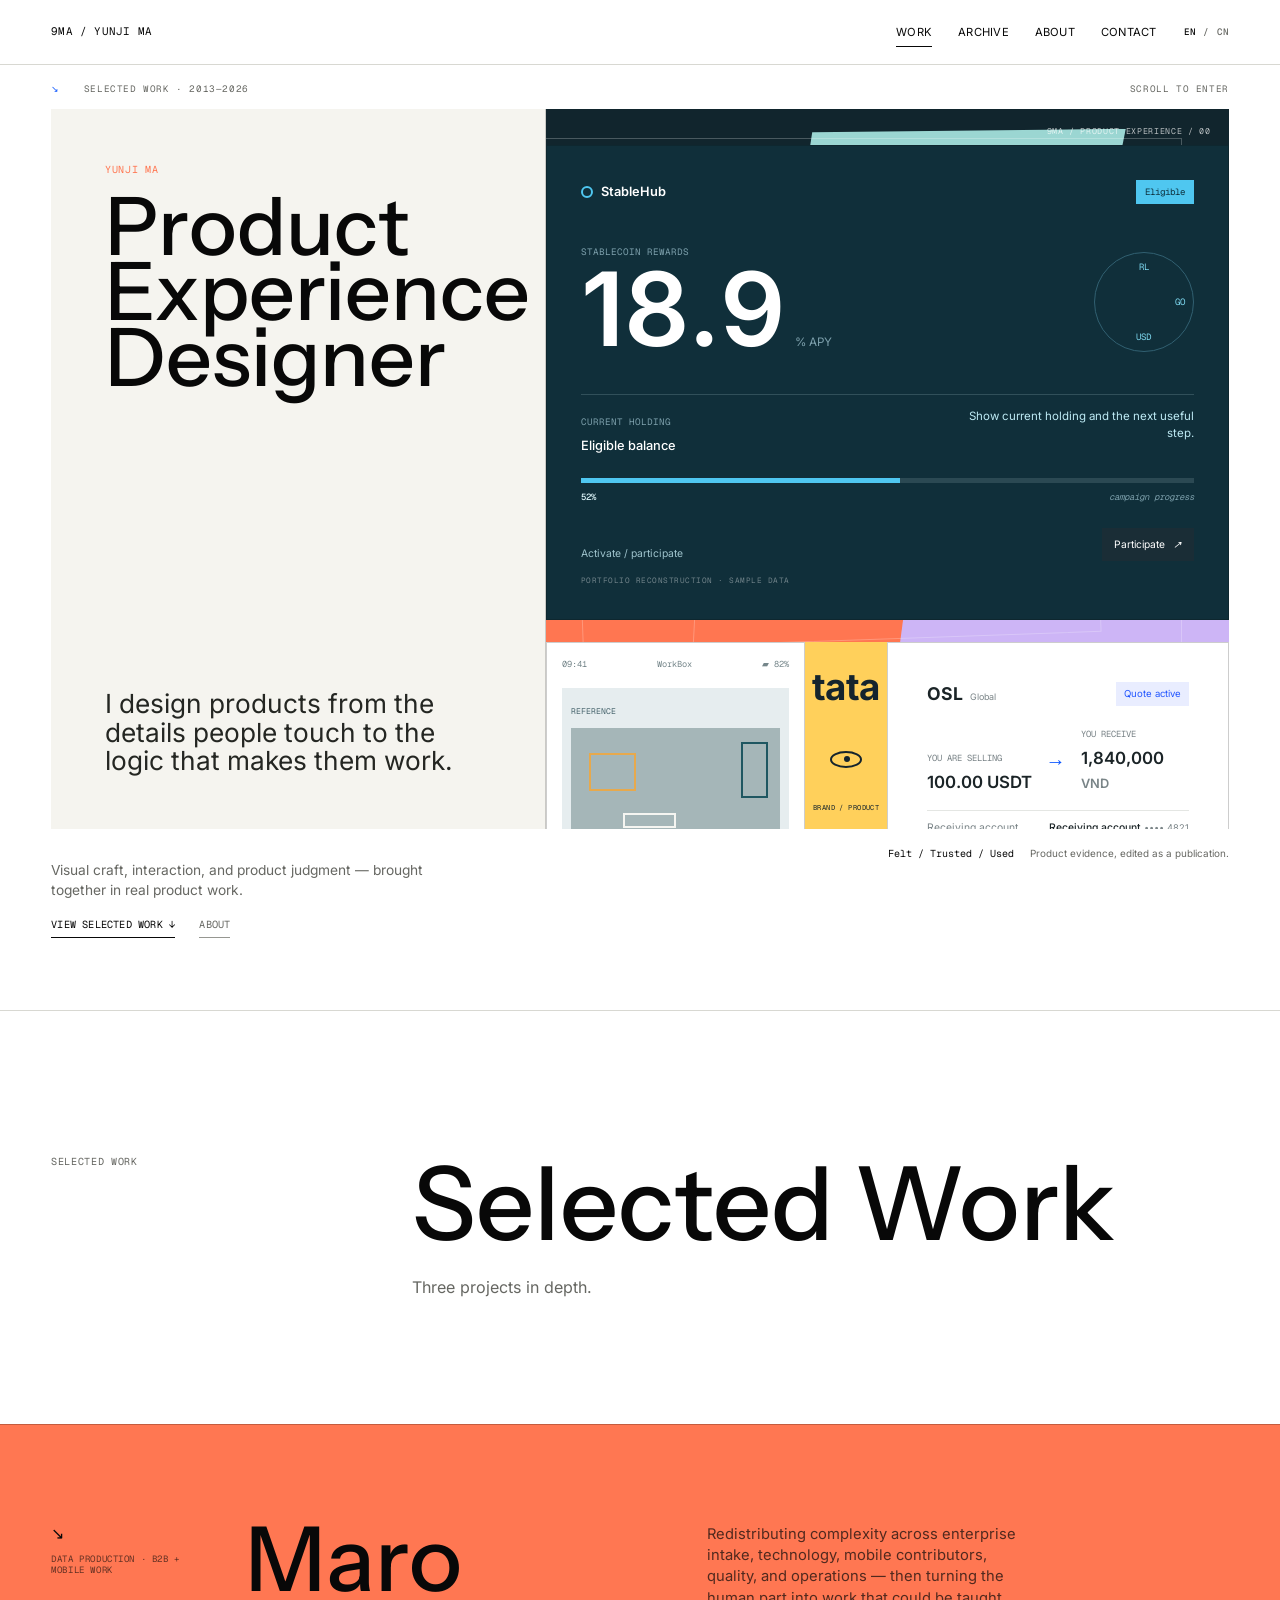
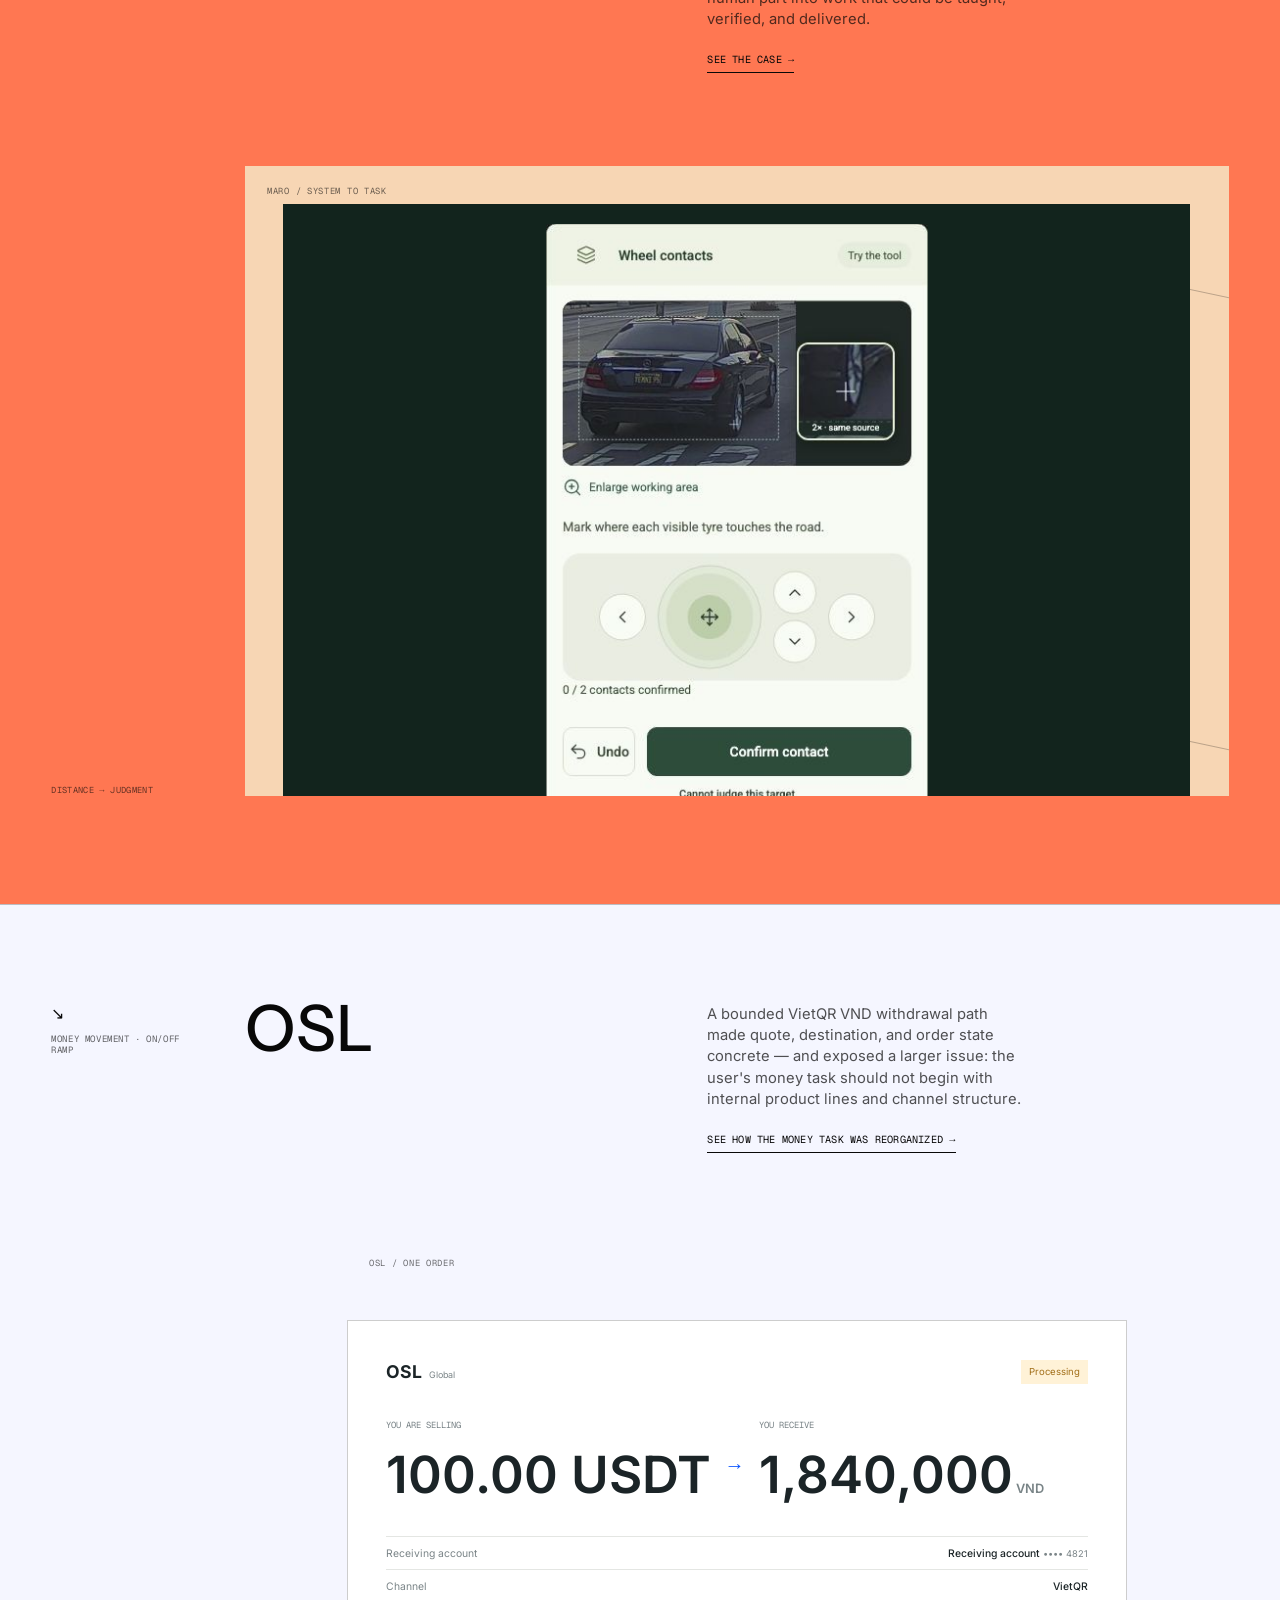
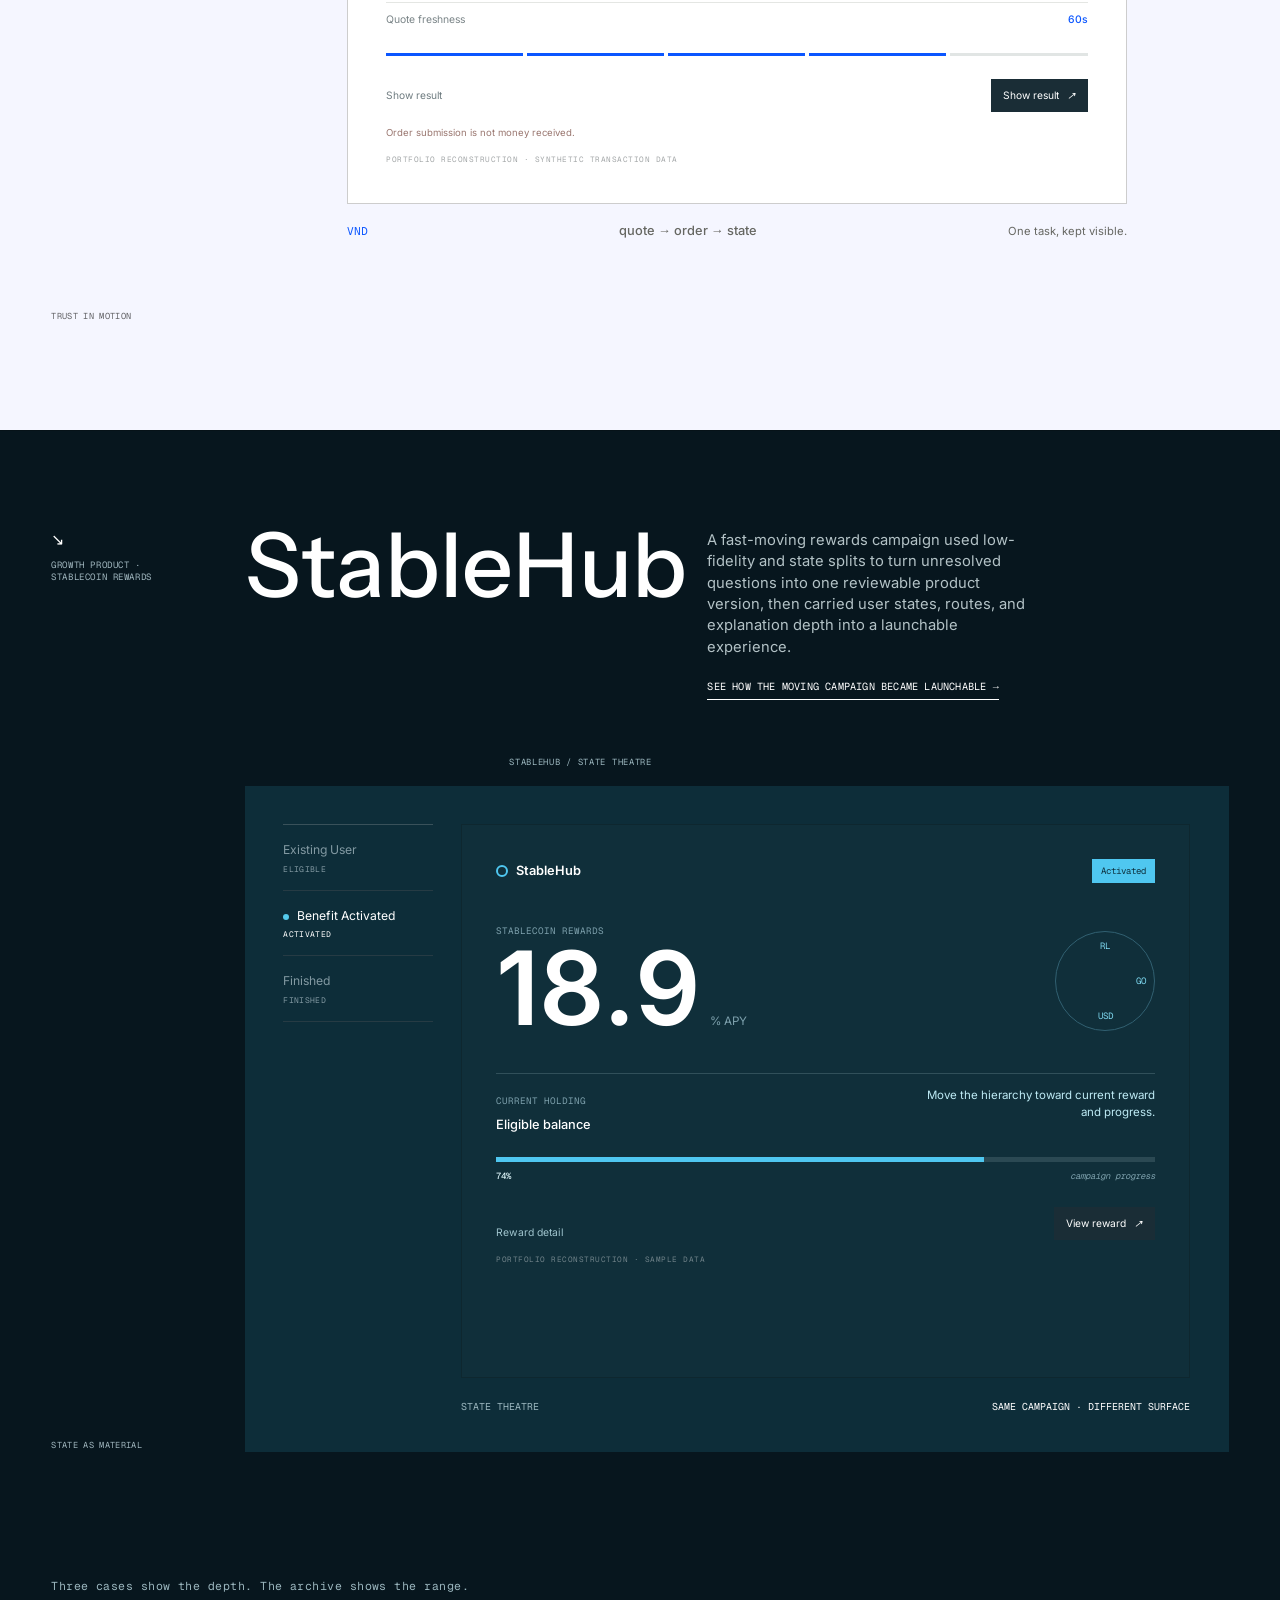
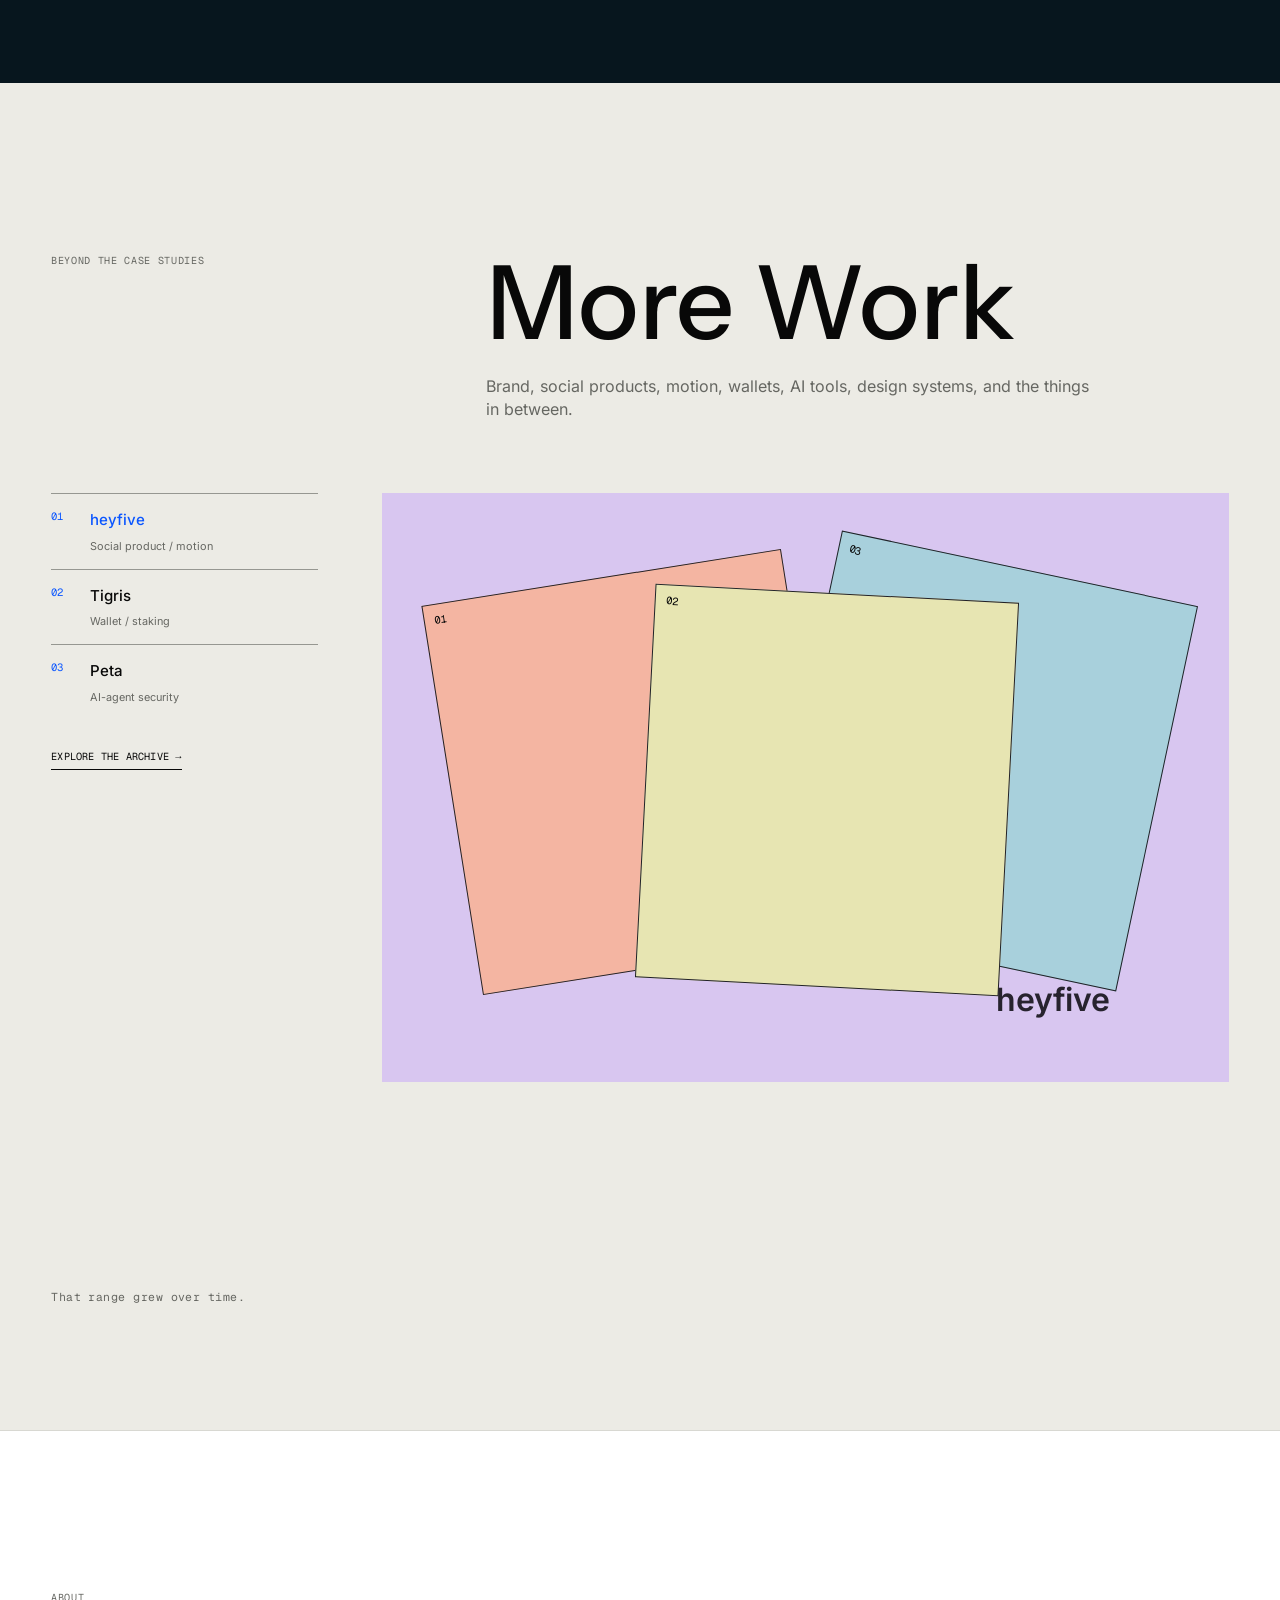
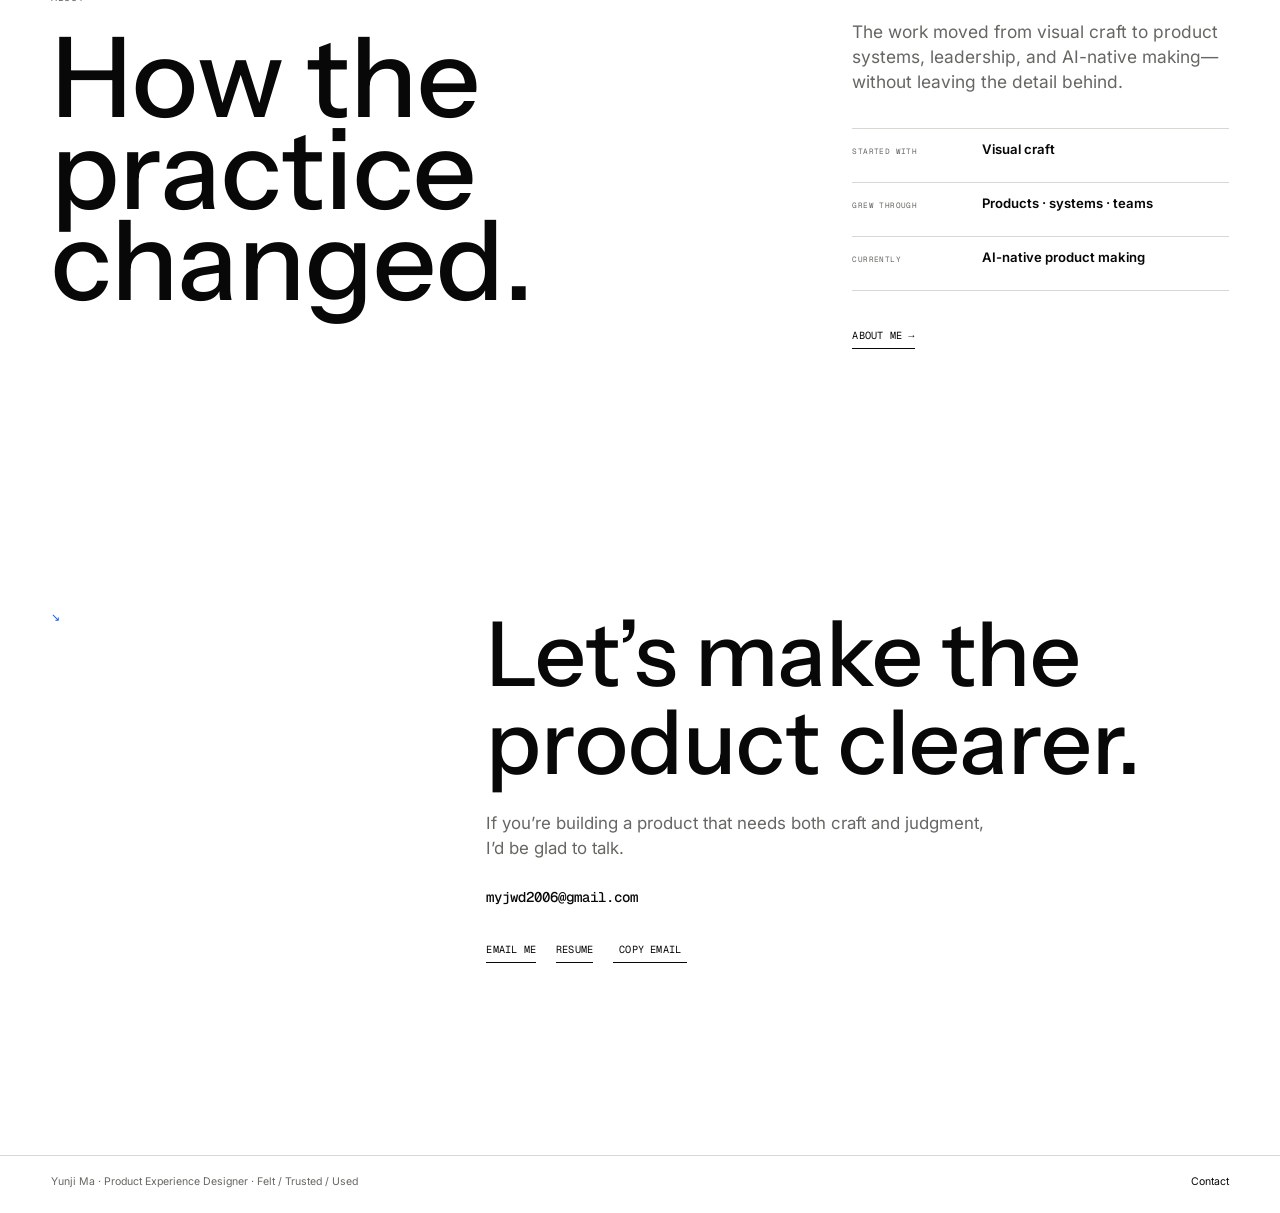
<file: index.html>
<!DOCTYPE html><html lang="en" dir="ltr" data-site-locale="en"> <head><meta charset="UTF-8"><meta name="viewport" content="width=device-width, initial-scale=1"><meta name="theme-color" content="#f7f7f4"><meta name="description" content="Product experience design across visual craft, interaction, product judgment, and real product work."><meta property="og:title" content="Yunji Ma — Product Experience Designer"><meta property="og:description" content="Product experience design across visual craft, interaction, product judgment, and real product work."><meta property="og:type" content="website"><title>Yunji Ma — Product Experience Designer</title><link rel="stylesheet" href="/_astro/SiteLayout.DRfrKr3T.css"><style>.feature-evidence--maro[data-astro-cid-5gvc6guz]{position:relative;overflow:hidden}.maro-product-preview[data-astro-cid-5gvc6guz]{z-index:1;grid-column:1/-1;width:100%;display:block;position:relative}.maro-product-preview[data-astro-cid-5gvc6guz] img[data-astro-cid-5gvc6guz]{object-fit:contain;box-sizing:border-box;background:#12241d;width:100%;height:640px;padding:20px;display:block}@media (max-width:700px){.maro-product-preview[data-astro-cid-5gvc6guz] img[data-astro-cid-5gvc6guz]{height:auto;padding:0}}.maro-product-preview--zh[data-astro-cid-5gvc6guz],html[data-site-locale=cn] .maro-product-preview--en[data-astro-cid-5gvc6guz]{display:none}html[data-site-locale=cn] .maro-product-preview--zh[data-astro-cid-5gvc6guz]{display:block}
</style></head> <body class="page page--home theme--home" data-route="home"> <a class="skip-link" href="#main-content">Skip to content</a> <header class="site-nav" data-nav> <div class="nav-inner"> <a class="nav-brand" href="/" data-i18n="common.brand">9MA / Yunji Ma</a> <nav class="nav-links" aria-label="Primary navigation"> <a href="/" class="is-active" aria-current="page" data-i18n="common.nav.work"> Work </a><a href="/archive" data-i18n="common.nav.archive"> Archive </a><a href="/about" data-i18n="common.nav.about"> About </a><a href="/#contact" data-i18n="common.nav.contact"> Contact </a> </nav> <div class="nav-tools"> <div class="locale-switch" role="group" aria-label="Language" data-i18n-aria-label="common.actions.language"> <button type="button" data-locale="en" aria-pressed="true" aria-label="Switch to English" data-i18n-aria-label="common.actions.switchToEnglish">EN</button> <span aria-hidden="true">/</span> <button type="button" data-locale="cn" aria-pressed="false" aria-label="Switch to Chinese" data-i18n-aria-label="common.actions.switchToChinese">CN</button> </div> <button class="menu-toggle" type="button" aria-expanded="false" aria-controls="mobile-menu" aria-label="Open menu" data-menu-toggle data-i18n-aria-label="common.actions.openMenu"> <span></span><span></span> </button> </div> </div> <div class="mobile-menu" id="mobile-menu" hidden data-mobile-menu> <nav aria-label="Mobile navigation"> <a href="/" data-i18n="common.nav.work">Work</a><a href="/archive" data-i18n="common.nav.archive">Archive</a><a href="/about" data-i18n="common.nav.about">About</a><a href="/#contact" data-i18n="common.nav.contact">Contact</a> </nav> </div> </header> <main id="main-content">  <section class="home-cover" id="top" aria-labelledby="home-title"> <div class="cover-index"><span aria-hidden="true">↘</span><span>SELECTED WORK · 2013—2026</span><span>SCROLL TO ENTER</span></div> <div class="cover-field" aria-label="Selected product evidence" data-evidence-id="HOME-HERO-SH-01" data-priority="P0"> <div class="cover-field-wash cover-field-wash--coral"></div> <div class="cover-field-wash cover-field-wash--lilac"></div> <div class="cover-field-wash cover-field-wash--cyan"></div> <div class="cover-field-grid" aria-hidden="true"></div> <a class="cover-specimen cover-specimen--stable" href="/work/stablehub" aria-label="Open StableHub case"><section class="stable-surface stable-surface--hero" data-stablehub-surface data-artifact-type="product-surface" data-stablehub-state="existing" aria-label="StableHub reconstructed campaign surface">  <div class="stable-topline"> <span class="stable-brand"><i aria-hidden="true"></i><span>StableHub</span></span> <span class="stable-badge" data-stable-badge data-recon-label data-recon-en="Eligible" data-recon-cn="符合资格">Eligible</span> </div> <div class="stable-mainline"> <div><p class="stable-kicker" data-recon-label data-recon-en="Stablecoin rewards" data-recon-cn="稳定币收益">Stablecoin rewards</p><p class="stable-apy"><strong data-stable-apy>18.9</strong><span>% APY</span></p></div> <div class="stable-orbit" aria-hidden="true"><span>RL</span><span>GO</span><span>USD</span></div> </div> <div class="stable-hold-row"><div><span class="stable-label" data-recon-label data-recon-en="Current holding" data-recon-cn="当前持仓">Current holding</span><strong data-recon-label data-recon-en="Eligible balance" data-recon-cn="符合条件的余额">Eligible balance</strong></div><div class="stable-hold-value" data-recon-label data-recon-en="Show current holding and the next useful step." data-recon-cn="显示当前持仓和下一步。">Show current holding and the next useful step.</div></div> <div class="stable-progress" aria-label="Synthetic campaign progress"><span><i style="width:52%" data-stable-progress></i></span><small><b data-stable-progress-text>52%</b><em data-recon-label data-recon-en="campaign progress" data-recon-cn="活动进度">campaign progress</em></small></div> <div class="stable-footline"><p data-recon-label data-recon-en="Activate / participate" data-recon-cn="激活 / 参与">Activate / participate</p><span class="product-cta stable-cta" aria-hidden="true" data-recon-label data-recon-en="Participate" data-recon-cn="参与活动">Participate<i aria-hidden="true">↗</i></span></div> <span class="reconstruction-stamp">Portfolio reconstruction · sample data</span>  </section></a> <div class="cover-specimen cover-specimen--work" data-evidence-id="HOME-FRAG-MARO-01" data-priority="P1"><section class="workbox-surface workbox-surface--mini" aria-label="WorkBox reconstructed mobile task"> <div class="workbox-status"><span>09:41</span><span>WorkBox</span><span>▰ 82%</span></div> <div class="workbox-context"> <div class="workbox-reference"><span class="reference-tag" data-recon-label data-recon-en="REFERENCE" data-recon-cn="参考">REFERENCE</span><div class="reference-art"><i></i><b></b><em></em></div><span class="reference-caption" data-recon-label data-recon-en="2D camera reference" data-recon-cn="二维相机参考">2D camera reference</span></div> <div class="workbox-task-copy"><span class="task-index">TASK 04 / 08</span><div data-product-ui-title data-recon-label data-recon-en="Confirm the local object" data-recon-cn="确认局部对象">Confirm the local object</div><p data-recon-label data-recon-en="Keep the selected object inside the guide. Skip when the rule cannot be verified." data-recon-cn="保持选中对象在引导框内。无法验证规则时可以跳过。">Keep the selected object inside the guide. Skip when the rule cannot be verified.</p></div> </div> <div class="workbox-action-field"><div class="action-grid" aria-hidden="true"><span><i></i></span><span><i></i></span><span><i></i></span></div><span class="action-note">Shape + label + position</span></div> <div class="workbox-bottom" aria-hidden="true"><span class="workbox-skip" data-recon-label data-recon-en="Skip" data-recon-cn="跳过">Skip</span><span class="workbox-submit" data-recon-label data-recon-en="Submit" data-recon-cn="提交">Submit <i aria-hidden="true">↗</i></span></div> <div class="workbox-meta"><span data-recon-label data-recon-en="Tutorial available" data-recon-cn="可查看教程">Tutorial available</span><span data-recon-label data-recon-en="Credit / reward after review" data-recon-cn="复核后获得积分 / 奖励">Credit / reward after review</span></div> <span class="reconstruction-stamp">Reconstructed WorkBox task</span> </section></div> <div class="cover-specimen cover-specimen--money" data-evidence-id="HOME-FRAG-OSL-01" data-priority="P1"><section class="osl-surface osl-surface--quote osl-surface--compact" data-osl-surface data-artifact-type="product-surface" data-osl-state="quote" aria-label="OSL reconstructed transaction surface">  <div class="osl-topline"> <div class="osl-product-mark"><span>OSL</span><small>Global</small></div> <span class="osl-state-chip osl-state-chip--info" data-osl-state-label data-recon-label="true" data-recon-en="Quote active" data-recon-cn="报价有效">Quote active</span> </div> <div class="osl-intent-row"> <div><span class="osl-overline" data-recon-label="true" data-recon-en="You are selling" data-recon-cn="正在卖出">You are selling</span><strong>100.00 USDT</strong></div> <span class="osl-arrow" aria-hidden="true">→</span> <div class="osl-receive"><span class="osl-overline" data-recon-label="true" data-recon-en="You receive" data-recon-cn="预计收到">You receive</span><strong>1,840,000<em> VND</em></strong></div> </div> <div class="osl-detail-grid"> <div class="osl-detail-row"><span data-recon-label="true" data-recon-en="Receiving account" data-recon-cn="收款账户">Receiving account</span><b>Receiving account <small>•••• 4821</small></b></div> <div class="osl-detail-row"><span data-recon-label="true" data-recon-en="Channel" data-recon-cn="渠道">Channel</span><b>VietQR</b></div> <div class="osl-detail-row"><span data-recon-label="true" data-recon-en="Quote freshness" data-recon-cn="报价时效">Quote freshness</span><b class="osl-timer" data-osl-timer>60s</b></div> </div> <div class="osl-state-track" aria-hidden="true"><span data-osl-step="quote" class="is-active"></span><span data-osl-step="preview"></span><span data-osl-step="confirm"></span><span data-osl-step="processing"></span><span data-osl-step="success"></span></div> <div class="osl-next-row"> <p data-osl-next data-recon-label data-recon-en="Show preview" data-recon-cn="展示交易预览">Show preview</p> <span class="product-cta osl-cta" data-recon-label data-recon-en="Show preview" data-recon-cn="展示交易预览">Show preview<i aria-hidden="true">↗</i></span> </div> <p class="osl-caution" data-recon-label="true" data-recon-en="Order submission is not money received." data-recon-cn="提交订单不等于资金到账。">Order submission is not money received.</p> <span class="reconstruction-stamp">Portfolio reconstruction · synthetic transaction data</span>  </section></div> <div class="cover-specimen cover-specimen--brand" data-evidence-id="HOME-FRAG-ARCHIVE-01" data-priority="P2"><span class="tata-mark">tata</span><i class="tata-eye"></i><small>brand / product</small></div> <div class="cover-title-plate"> <p class="eyebrow"><span class data-i18n="home.hero.eyebrow">Yunji Ma</span></p> <h1 id="home-title"><span class data-i18n="home.hero.title">Product Experience Designer</span></h1> <p class="cover-thesis"><span class data-i18n="home.hero.primary">I design products from the details people touch to the logic that makes them work.</span></p> <div class="cover-mobile-meta"> <p class="cover-support"><span class data-i18n="home.hero.support">Visual craft, interaction, and product judgment — brought together in real product work.</span></p> <div class="cover-mobile-signature"><span>Felt / Trusted / Used</span><small>Selected work · 2013—2026</small></div> <div class="cover-actions"><a class="text-link" href="#selected-work"><span class data-i18n="common.actions.viewSelectedWork">View selected work ↓</span></a><a class="text-link text-link--quiet" href="/about"><span class data-i18n="common.actions.about">About</span></a></div> </div> </div> <div class="cover-field-stamp">9MA / PRODUCT EXPERIENCE / 00</div> </div> <div class="cover-underbar"><div class="cover-copy"><p class="cover-support"><span class data-i18n="home.hero.support">Visual craft, interaction, and product judgment — brought together in real product work.</span></p><div class="cover-actions"><a class="text-link" href="#selected-work"><span class data-i18n="common.actions.viewSelectedWork">View selected work ↓</span></a><a class="text-link text-link--quiet" href="/about"><span class data-i18n="common.actions.about">About</span></a></div></div><div class="cover-signature"><span>Felt / Trusted / Used</span><small>Product evidence, edited as a publication.</small></div></div> </section> <section class="home-selected" id="selected-work" aria-labelledby="selected-work-title" data-astro-cid-5gvc6guz> <header class="section-intro section-intro--spread" data-astro-cid-5gvc6guz> <div data-astro-cid-5gvc6guz><p class="eyebrow" data-astro-cid-5gvc6guz><span class data-i18n="home.selectedWork.title">Selected Work</span></p></div> <div data-astro-cid-5gvc6guz><h2 id="selected-work-title" data-astro-cid-5gvc6guz><span class data-i18n="home.selectedWork.title">Selected Work</span></h2><p data-astro-cid-5gvc6guz><span class data-i18n="home.selectedWork.intro">Three projects in depth.</span></p></div> </header> <article class="home-feature home-feature--maro" data-astro-cid-5gvc6guz> <div class="feature-rail" data-astro-cid-5gvc6guz><span aria-hidden="true" data-astro-cid-5gvc6guz>↘</span><span class data-i18n="home.selectedWork.maro.type">Data production · B2B + mobile work</span><small data-recon-label data-recon-en="DISTANCE → JUDGMENT" data-recon-cn="距离 → 判断" data-astro-cid-5gvc6guz>DISTANCE → JUDGMENT</small></div> <div class="feature-copy" data-astro-cid-5gvc6guz><h3 data-astro-cid-5gvc6guz><span class data-i18n="home.selectedWork.maro.title">Maro</span></h3><p data-astro-cid-5gvc6guz><span class data-i18n="home.selectedWork.maro.copy">Redistributing complexity across enterprise intake, technology, mobile contributors, quality, and operations — then turning the human part into work that could be taught, verified, and delivered.</span></p><a class="text-link" href="/work/maro" data-astro-cid-5gvc6guz><span class data-i18n="home.selectedWork.maro.cue">See the case →</span></a></div> <div class="feature-evidence feature-evidence--maro" data-astro-cid-5gvc6guz> <div class="feature-field-label" data-astro-cid-5gvc6guz>MARO / SYSTEM TO TASK</div> <picture class="maro-product-preview maro-product-preview--en" data-astro-cid-5gvc6guz> <source media="(max-width: 700px)" srcset="/images/maro/precision-en-mobile.jpg" width="358" height="626" data-astro-cid-5gvc6guz> <img src="/images/maro/precision-en-desktop.jpg" width="390" height="613" alt="WorkBox precision task: source vehicle, external magnifier, control pad and contact-point confirmation." loading="lazy" decoding="async" data-astro-cid-5gvc6guz> </picture> <picture class="maro-product-preview maro-product-preview--zh" data-astro-cid-5gvc6guz> <source media="(max-width: 700px)" srcset="/images/maro/precision-zh-mobile.jpg" width="358" height="624" data-astro-cid-5gvc6guz> <img src="/images/maro/precision-zh-desktop.jpg" width="390" height="611" alt="WorkBox 精度任务：来源车辆、外置放大窗、控制盘与接地点确认。" loading="lazy" decoding="async" data-astro-cid-5gvc6guz> </picture> <span class="evidence-arrow" data-astro-cid-5gvc6guz>WorkBox · target → judgment ↗</span> </div> </article> <article class="home-feature home-feature--osl" data-astro-cid-5gvc6guz> <div class="feature-rail" data-astro-cid-5gvc6guz><span aria-hidden="true" data-astro-cid-5gvc6guz>↘</span><span class data-i18n="home.selectedWork.osl.type">Money movement · On/Off Ramp</span><small data-recon-label data-recon-en="TRUST IN MOTION" data-recon-cn="运动中的信任" data-astro-cid-5gvc6guz>TRUST IN MOTION</small></div> <div class="feature-copy" data-astro-cid-5gvc6guz><h3 data-astro-cid-5gvc6guz><span class data-i18n="home.selectedWork.osl.title">OSL</span></h3><p data-astro-cid-5gvc6guz><span class data-i18n="home.selectedWork.osl.copy">A bounded VietQR VND withdrawal path made quote, destination, and order state concrete — and exposed a larger issue: the user&#39;s money task should not begin with internal product lines and channel structure.</span></p><a class="text-link" href="/work/osl" data-astro-cid-5gvc6guz><span class data-i18n="home.selectedWork.osl.cue">See how the money task was reorganized →</span></a></div> <div class="feature-evidence feature-evidence--osl" data-astro-cid-5gvc6guz><div class="feature-field-label" data-astro-cid-5gvc6guz>OSL / ONE ORDER</div><section class="osl-surface osl-surface--processing" data-osl-surface data-artifact-type="product-surface" data-osl-state="processing" aria-label="OSL reconstructed transaction surface">  <div class="osl-topline"> <div class="osl-product-mark"><span>OSL</span><small>Global</small></div> <span class="osl-state-chip osl-state-chip--wait" data-osl-state-label data-recon-label="true" data-recon-en="Processing" data-recon-cn="处理中">Processing</span> </div> <div class="osl-intent-row"> <div><span class="osl-overline" data-recon-label="true" data-recon-en="You are selling" data-recon-cn="正在卖出">You are selling</span><strong>100.00 USDT</strong></div> <span class="osl-arrow" aria-hidden="true">→</span> <div class="osl-receive"><span class="osl-overline" data-recon-label="true" data-recon-en="You receive" data-recon-cn="预计收到">You receive</span><strong>1,840,000<em> VND</em></strong></div> </div> <div class="osl-detail-grid"> <div class="osl-detail-row"><span data-recon-label="true" data-recon-en="Receiving account" data-recon-cn="收款账户">Receiving account</span><b>Receiving account <small>•••• 4821</small></b></div> <div class="osl-detail-row"><span data-recon-label="true" data-recon-en="Channel" data-recon-cn="渠道">Channel</span><b>VietQR</b></div> <div class="osl-detail-row"><span data-recon-label="true" data-recon-en="Quote freshness" data-recon-cn="报价时效">Quote freshness</span><b class="osl-timer" data-osl-timer>60s</b></div> </div> <div class="osl-state-track" aria-hidden="true"><span data-osl-step="quote" class="is-active"></span><span data-osl-step="preview" class="is-active"></span><span data-osl-step="confirm" class="is-active"></span><span data-osl-step="processing" class="is-active"></span><span data-osl-step="success"></span></div> <div class="osl-next-row"> <p data-osl-next data-recon-label data-recon-en="Show result" data-recon-cn="展示订单结果">Show result</p> <span class="product-cta osl-cta" data-recon-label data-recon-en="Show result" data-recon-cn="展示订单结果">Show result<i aria-hidden="true">↗</i></span> </div> <p class="osl-caution" data-recon-label="true" data-recon-en="Order submission is not money received." data-recon-cn="提交订单不等于资金到账。">Order submission is not money received.</p> <span class="reconstruction-stamp">Portfolio reconstruction · synthetic transaction data</span>  </section><div class="osl-side-note" data-astro-cid-5gvc6guz><span data-astro-cid-5gvc6guz>VND</span><b data-astro-cid-5gvc6guz>quote → order → state</b><small data-astro-cid-5gvc6guz>One task, kept visible.</small></div></div> </article> <article class="home-feature home-feature--stable" data-astro-cid-5gvc6guz> <div class="feature-rail" data-astro-cid-5gvc6guz><span aria-hidden="true" data-astro-cid-5gvc6guz>↘</span><span class data-i18n="home.selectedWork.stablehub.type">Growth product · Stablecoin rewards</span><small data-recon-label data-recon-en="STATE AS MATERIAL" data-recon-cn="状态即材料" data-astro-cid-5gvc6guz>STATE AS MATERIAL</small></div> <div class="feature-copy" data-astro-cid-5gvc6guz><h3 data-astro-cid-5gvc6guz><span class data-i18n="home.selectedWork.stablehub.title">StableHub</span></h3><p data-astro-cid-5gvc6guz><span class data-i18n="home.selectedWork.stablehub.copy">A fast-moving rewards campaign used low-fidelity and state splits to turn unresolved questions into one reviewable product version, then carried user states, routes, and explanation depth into a launchable experience.</span></p><a class="text-link" href="/work/stablehub" data-astro-cid-5gvc6guz><span class data-i18n="home.selectedWork.stablehub.cue">See how the moving campaign became launchable →</span></a></div> <div class="feature-evidence feature-evidence--stable state-theatre-evidence" data-astro-cid-5gvc6guz> <div class="feature-field-label" data-astro-cid-5gvc6guz>STABLEHUB / STATE THEATRE</div> <div class="home-stable-state-rail" aria-label="Representative StableHub states" data-astro-cid-5gvc6guz> <button type="button" data-stable-state="existing" aria-pressed="false" data-astro-cid-5gvc6guz><span data-recon-label data-recon-en="Existing User" data-recon-cn="已有用户" data-astro-cid-5gvc6guz>Existing User</span><small data-recon-label data-recon-en="Eligible" data-recon-cn="符合资格" data-astro-cid-5gvc6guz>Eligible</small></button><button type="button" data-stable-state="activated" aria-pressed="true" class="is-active" data-astro-cid-5gvc6guz><span data-recon-label data-recon-en="Benefit Activated" data-recon-cn="权益已激活" data-astro-cid-5gvc6guz>Benefit Activated</span><small data-recon-label data-recon-en="Activated" data-recon-cn="已激活" data-astro-cid-5gvc6guz>Activated</small></button><button type="button" data-stable-state="finished" aria-pressed="false" data-astro-cid-5gvc6guz><span data-recon-label data-recon-en="Finished" data-recon-cn="活动结束" data-astro-cid-5gvc6guz>Finished</span><small data-recon-label data-recon-en="Finished" data-recon-cn="已结束" data-astro-cid-5gvc6guz>Finished</small></button> </div> <section class="stable-surface stable-surface--hero" data-stablehub-surface data-artifact-type="product-surface" data-stablehub-state="activated" aria-label="StableHub reconstructed campaign surface">  <div class="stable-topline"> <span class="stable-brand"><i aria-hidden="true"></i><span>StableHub</span></span> <span class="stable-badge" data-stable-badge data-recon-label data-recon-en="Activated" data-recon-cn="已激活">Activated</span> </div> <div class="stable-mainline"> <div><p class="stable-kicker" data-recon-label data-recon-en="Stablecoin rewards" data-recon-cn="稳定币收益">Stablecoin rewards</p><p class="stable-apy"><strong data-stable-apy>18.9</strong><span>% APY</span></p></div> <div class="stable-orbit" aria-hidden="true"><span>RL</span><span>GO</span><span>USD</span></div> </div> <div class="stable-hold-row"><div><span class="stable-label" data-recon-label data-recon-en="Current holding" data-recon-cn="当前持仓">Current holding</span><strong data-recon-label data-recon-en="Eligible balance" data-recon-cn="符合条件的余额">Eligible balance</strong></div><div class="stable-hold-value" data-recon-label data-recon-en="Move the hierarchy toward current reward and progress." data-recon-cn="把层级重点移向当前奖励和进度。">Move the hierarchy toward current reward and progress.</div></div> <div class="stable-progress" aria-label="Synthetic campaign progress"><span><i style="width:74%" data-stable-progress></i></span><small><b data-stable-progress-text>74%</b><em data-recon-label data-recon-en="campaign progress" data-recon-cn="活动进度">campaign progress</em></small></div> <div class="stable-footline"><p data-recon-label data-recon-en="Reward detail" data-recon-cn="奖励详情">Reward detail</p><span class="product-cta stable-cta" aria-hidden="true" data-recon-label data-recon-en="View reward" data-recon-cn="查看奖励">View reward<i aria-hidden="true">↗</i></span></div> <span class="reconstruction-stamp">Portfolio reconstruction · sample data</span>  </section> <div class="stable-state-note" data-astro-cid-5gvc6guz><span data-astro-cid-5gvc6guz>STATE THEATRE</span><b data-astro-cid-5gvc6guz>same campaign · different surface</b></div> </div> </article> <p class="home-transition" data-astro-cid-5gvc6guz><span class data-i18n="home.selectedWork.toArchive">Three cases show the depth. The archive shows the range.</span></p> </section> <section class="home-archive" id="more-work" aria-labelledby="more-work-title" data-evidence-id="HOME-FRAG-ARCHIVE-01" data-priority="P2"> <header class="section-intro section-intro--archive"><div><p class="eyebrow"><span class data-i18n="home.moreWork.eyebrow">Beyond the case studies</span></p></div><div><h2 id="more-work-title"><span class data-i18n="home.moreWork.title">More Work</span></h2><p><span class data-i18n="home.moreWork.intro">Brand, social products, motion, wallets, AI tools, design systems, and the things in between.</span></p></div></header> <div class="archive-preview-grid"> <div class="archive-preview-index" role="list"> <button type="button" class="is-active" data-archive-preview="heyfive" role="listitem"><span>01</span><b>heyfive</b><small>Social product / motion</small></button><button type="button" data-archive-preview="tigris" role="listitem"><span>02</span><b>Tigris</b><small>Wallet / staking</small></button><button type="button" data-archive-preview="peta" role="listitem"><span>03</span><b>Peta</b><small>AI-agent security</small></button> <a class="text-link" href="/archive"><span class data-i18n="common.actions.exploreArchive">Explore the archive →</span></a> </div> <div class="archive-preview-stage" data-archive-preview-stage> <div class="archive-preview-live"> <div class="is-active" data-archive-preview-visual="heyfive"> <div class="archive-visual archive-visual--heyfive"><div class="hf-frame hf-frame--one"><span>01</span></div><div class="hf-frame hf-frame--two"><span>02</span></div><div class="hf-frame hf-frame--three"><span>03</span></div><strong>heyfive</strong></div>        </div><div data-archive-preview-visual="tigris">  <div class="archive-visual archive-visual--tigris"><div class="tigris-panel tigris-panel--before"><span>BEFORE</span><b>Assets</b><i></i><i></i><i></i></div><div class="tigris-arrow">→</div><div class="tigris-panel tigris-panel--after"><span>AFTER</span><b>Asset certainty</b><i></i><i></i><i></i></div></div>       </div><div data-archive-preview-visual="peta">         <div class="archive-visual archive-visual--peta"><div class="peta-code"><span>&gt; audit request</span><span>&gt; permission scope</span><span>&gt; integration</span></div><div class="peta-shield">◆</div></div></div> </div> </div> </div> <p class="home-transition home-transition--archive"><span class data-i18n="home.moreWork.toAbout">That range grew over time.</span></p> </section> <section class="home-about-preview" id="about-preview" aria-labelledby="about-preview-title"> <div class="about-preview-heading"><p class="eyebrow"><span class data-i18n="common.nav.about">About</span></p><h2 id="about-preview-title" data-recon-label data-recon-en="How the practice changed." data-recon-cn="这套实践如何一步步变化。">How the practice changed.</h2></div> <div class="about-preview-body"> <p data-recon-label data-recon-en="The work moved from visual craft to product systems, leadership, and AI-native making—without leaving the detail behind." data-recon-cn="工作从视觉工艺一路走到产品系统、团队协作与 AI 原生实践，但始终没有丢下具体的细节。">The work moved from visual craft to product systems, leadership, and AI-native making—without leaving the detail behind.</p> <dl class="about-preview-signals"> <div><dt data-recon-label data-recon-en="STARTED WITH" data-recon-cn="起点">STARTED WITH</dt><dd data-recon-label data-recon-en="Visual craft" data-recon-cn="视觉工艺">Visual craft</dd></div> <div><dt data-recon-label data-recon-en="GREW THROUGH" data-recon-cn="逐步扩展到">GREW THROUGH</dt><dd data-recon-label data-recon-en="Products · systems · teams" data-recon-cn="产品 · 系统 · 团队">Products · systems · teams</dd></div> <div><dt data-recon-label data-recon-en="CURRENTLY" data-recon-cn="当前">CURRENTLY</dt><dd data-recon-label data-recon-en="AI-native product making" data-recon-cn="AI 原生产品实践">AI-native product making</dd></div> </dl> <a class="text-link" href="/about"><span class data-i18n="common.actions.aboutMe">About me →</span></a> </div> </section> <section class="contact-section" id="contact" aria-labelledby="contact-title"> <div class="contact-mark" aria-hidden="true">↘</div> <div class="contact-content"> <h2 id="contact-title"><span class data-i18n="home.contact.title">Let’s make the product clearer.</span></h2> <p><span class data-i18n="home.contact.body">If you’re building a product that needs both craft and judgment, I’d be glad to talk.</span></p> <a class="contact-email-value" href="mailto:myjwd2006@gmail.com" data-contact-email>myjwd2006@gmail.com</a> <div class="contact-actions"> <a class="text-link" href="mailto:myjwd2006@gmail.com" data-contact-email><span class data-i18n="common.actions.emailMe">Email me</span></a> <a class="text-link" href="/resume/Yunji-Ma-Resume.pdf" data-resume-link target="_blank" rel="noreferrer"><span class data-i18n="common.actions.resume">Resume</span></a> <button class="text-link" type="button" data-copy-email data-copy-default-en="Copy email" data-copy-default-cn="复制邮箱" data-copy-success-en="Email copied" data-copy-success-cn="邮箱已复制" data-copy-failure-en="Copy unavailable — select the email above" data-copy-failure-cn="无法自动复制，请选择上方邮箱"><span class data-i18n="common.actions.copyEmail">Copy email</span></button> </div> <p class="contact-copy-status" data-copy-status aria-live="polite"></p> </div> </section>  </main> <footer class="site-footer"> <div class="footer-inner"> <p data-i18n="home.contact.footer">Yunji Ma · Product Experience Designer · Felt / Trusted / Used</p> <a href="/#contact" data-i18n="common.nav.contact">Contact</a> </div> </footer> <script type="module" src="/_astro/SiteLayout.astro_astro_type_script_index_0_lang.fH2v_q3a.js"></script></body> </html>
</file>
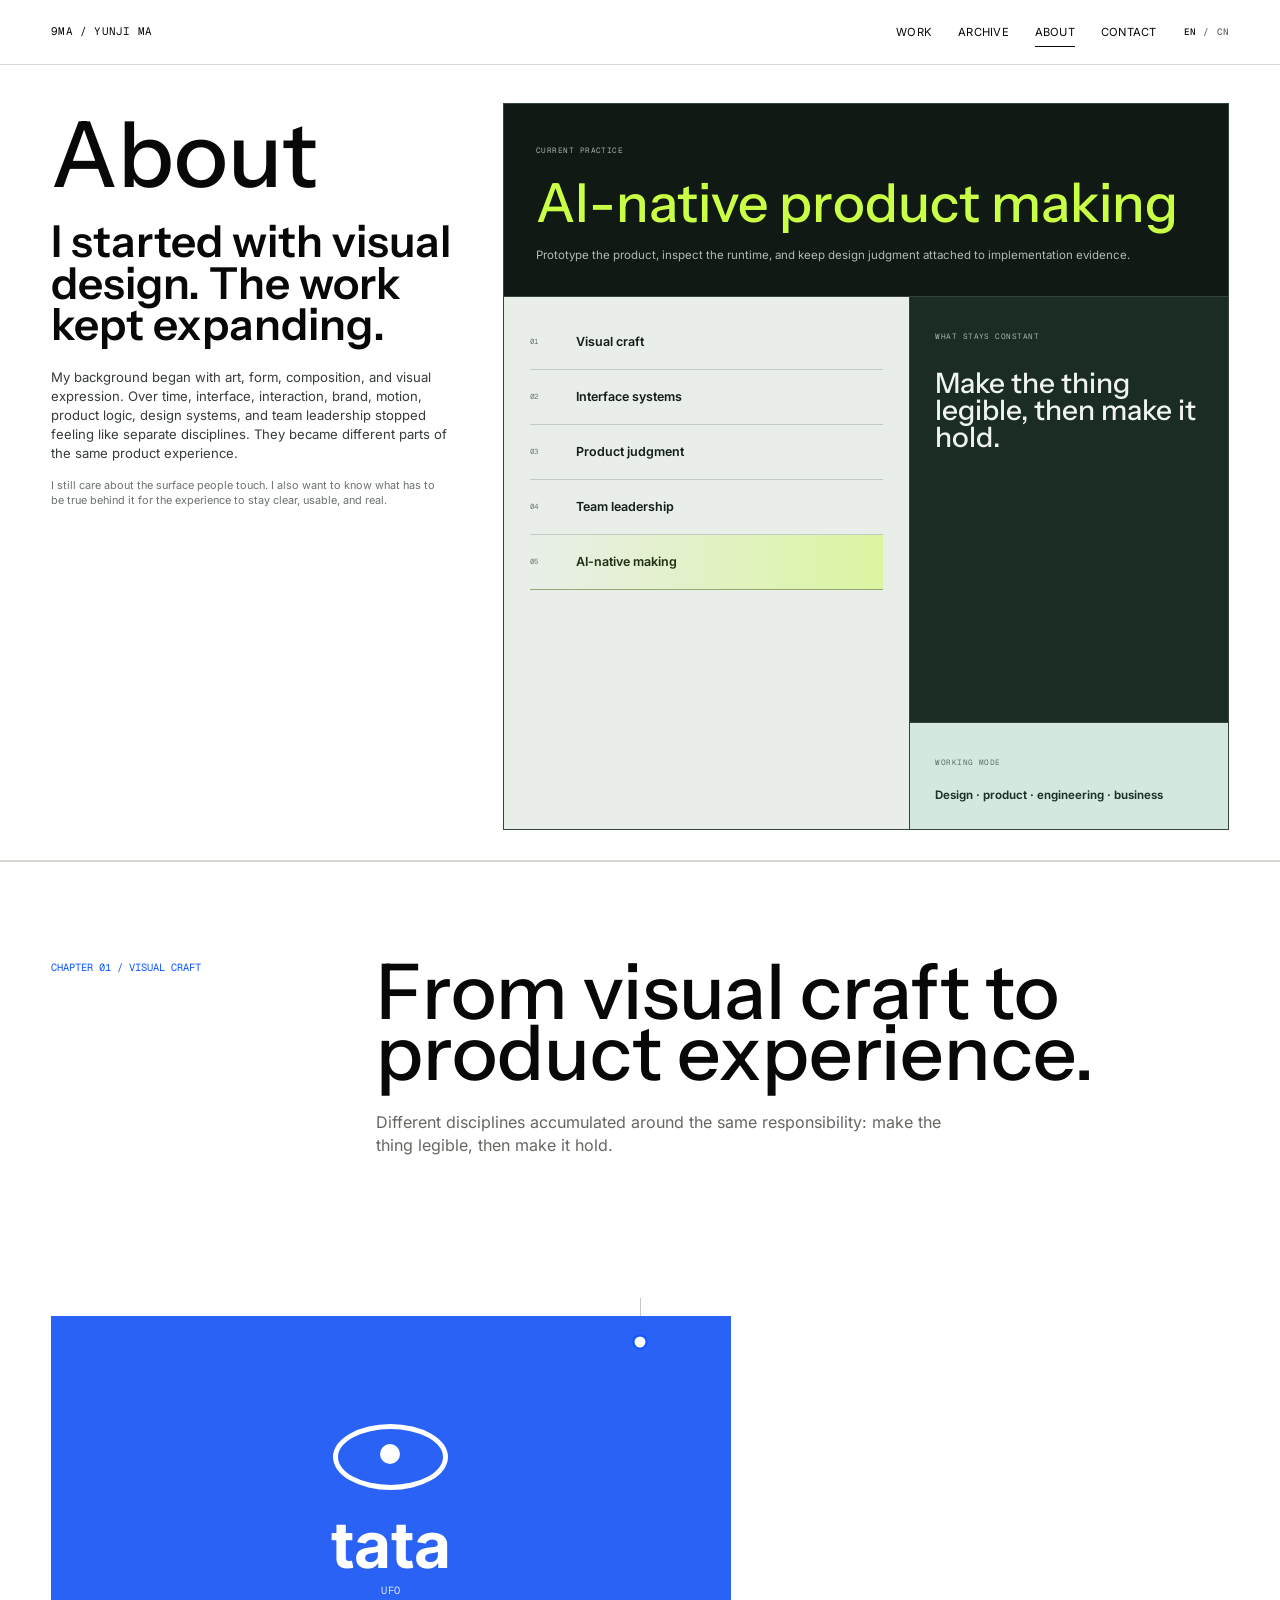
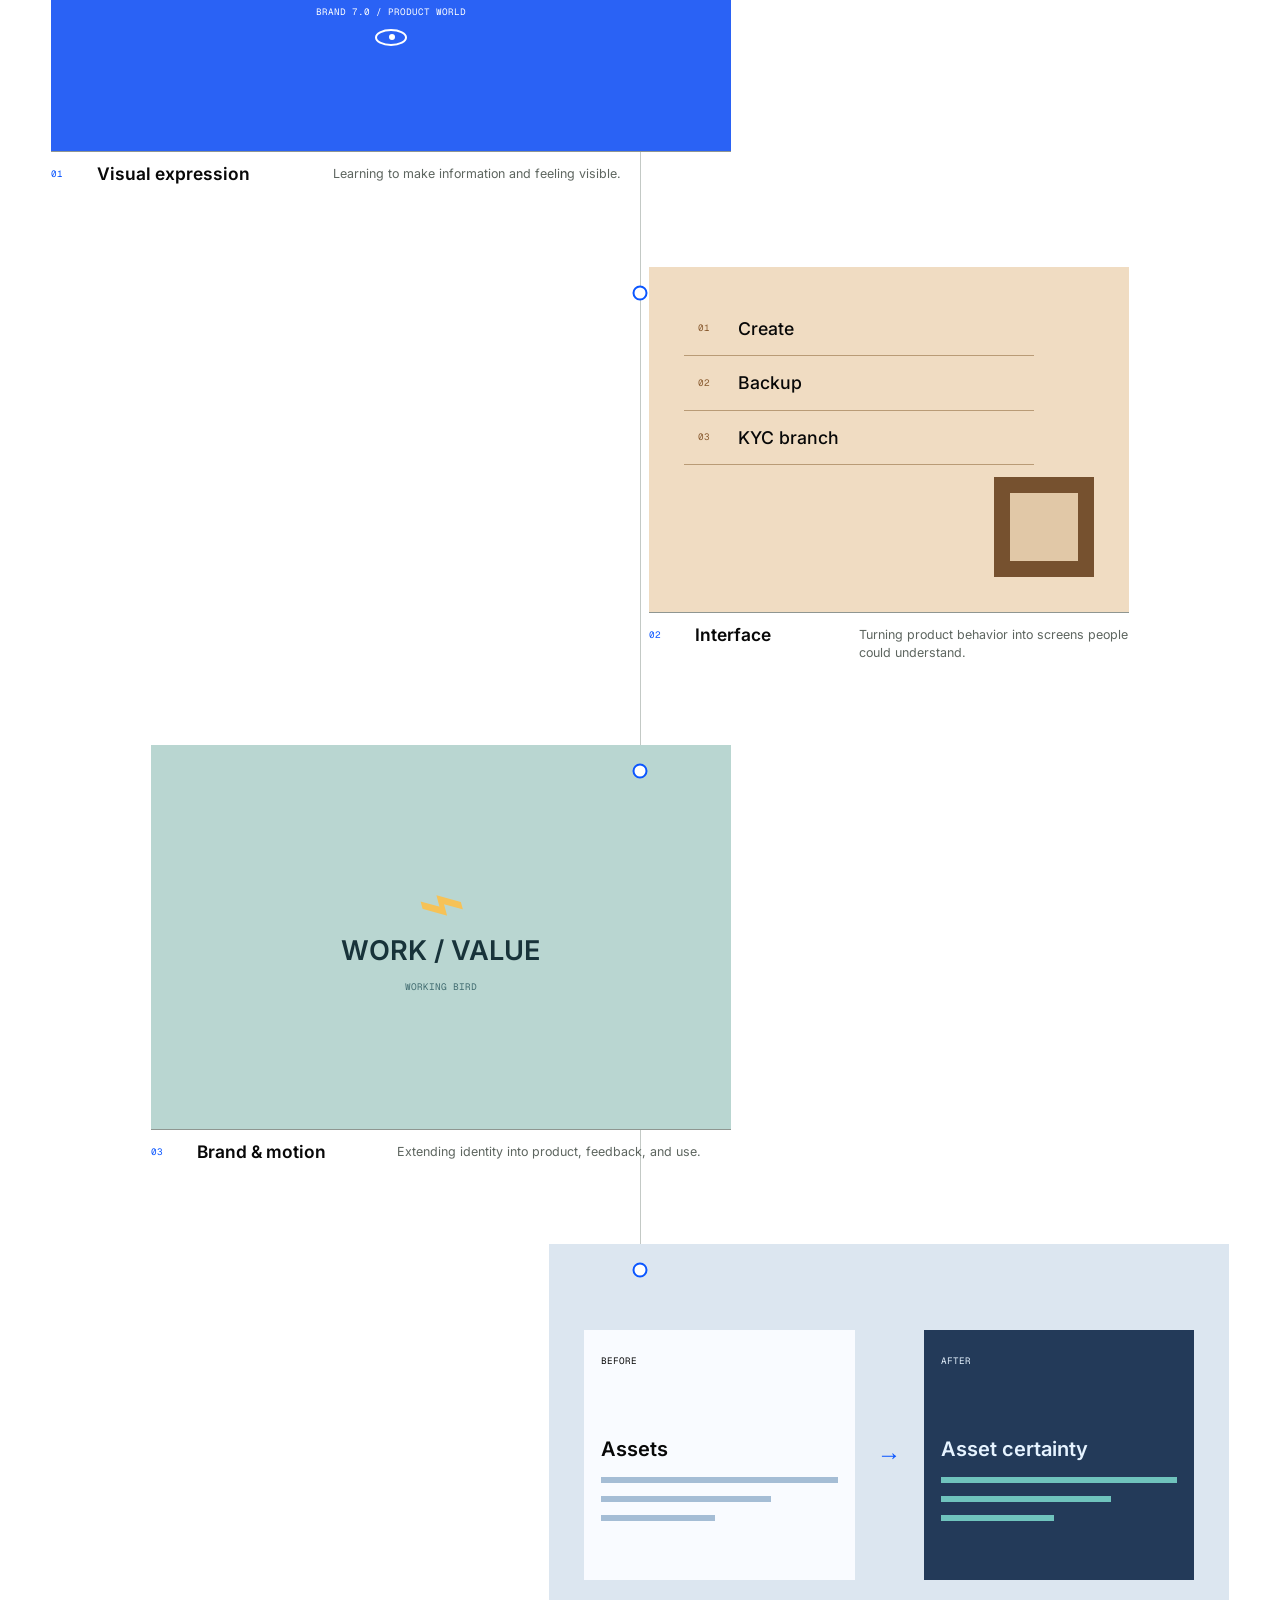
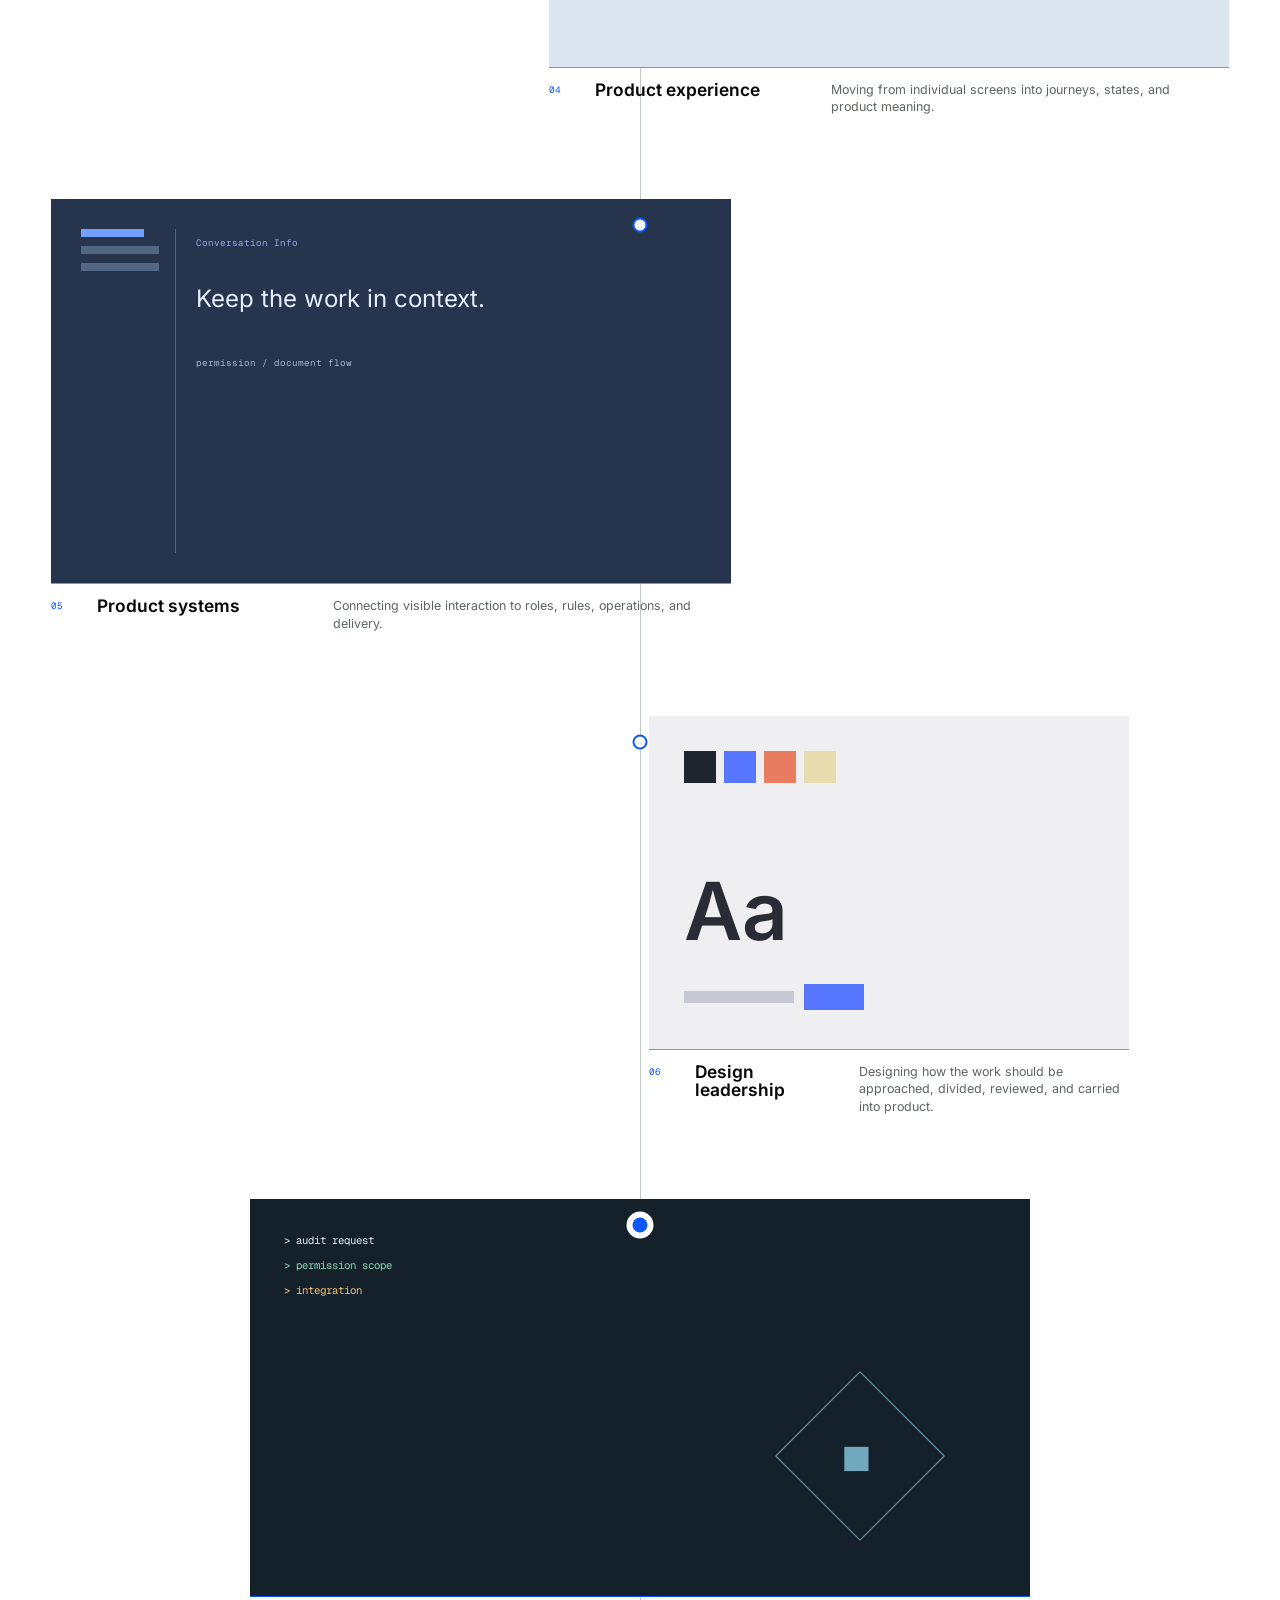
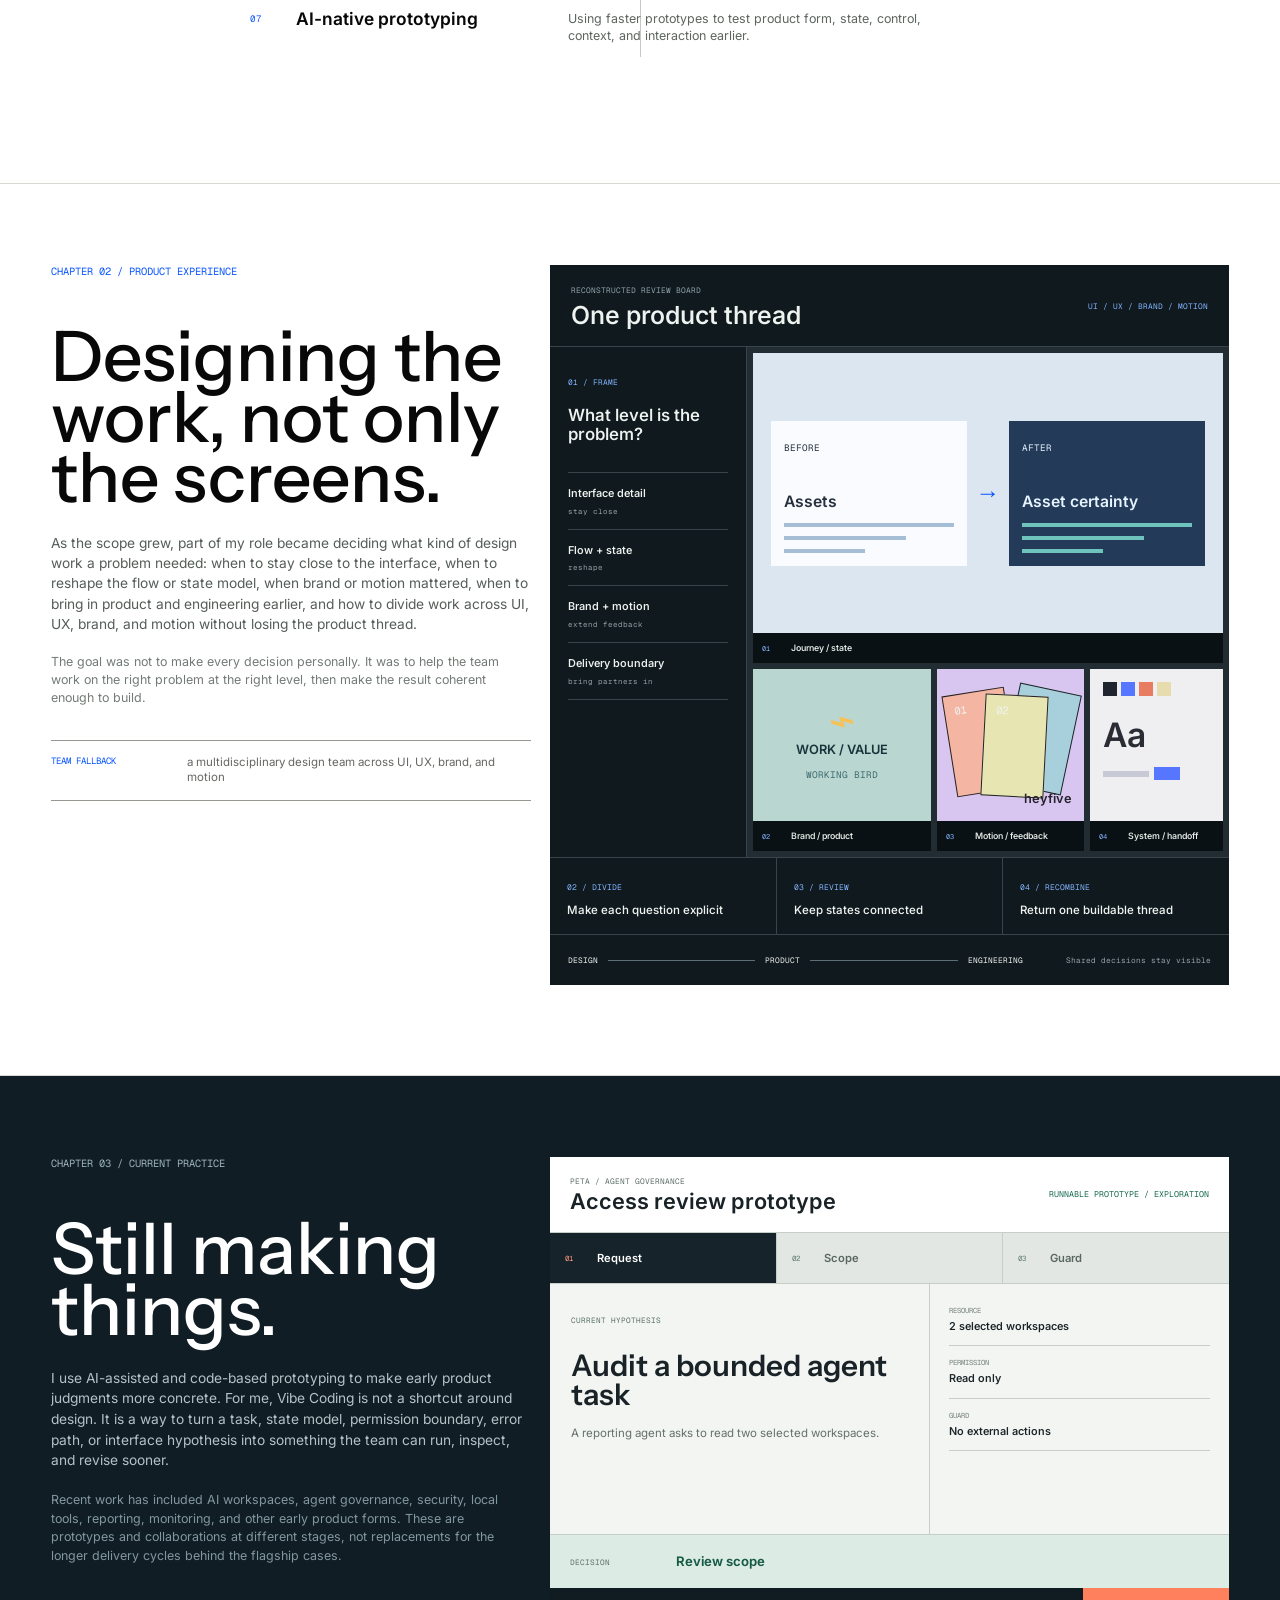
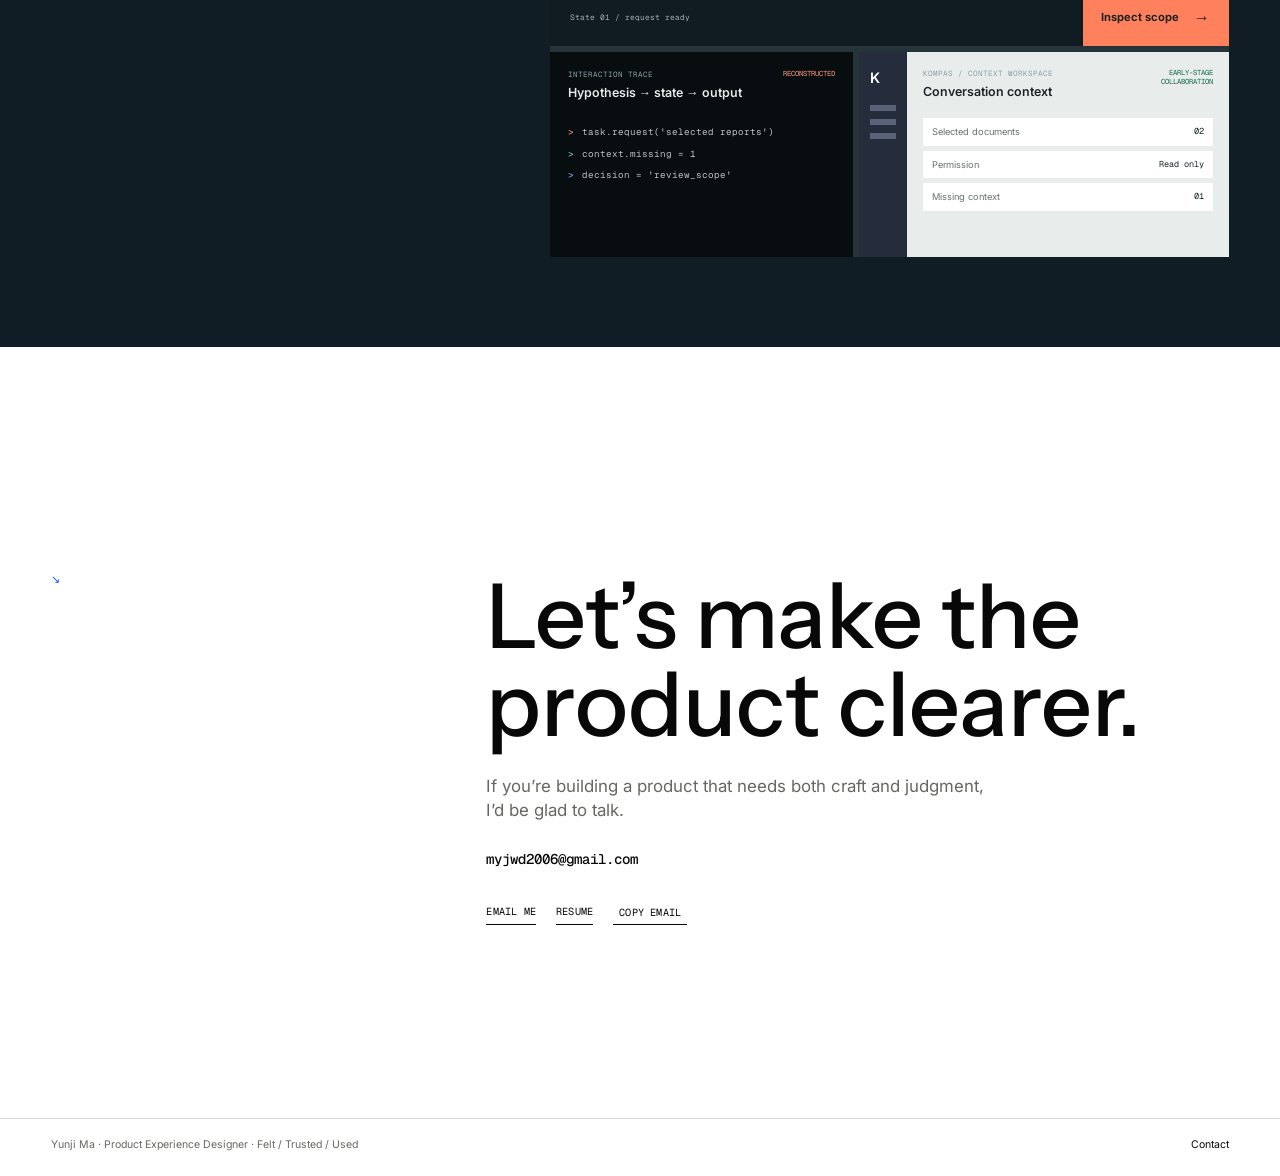
<file: about/index.html>
<!DOCTYPE html><html lang="en" dir="ltr" data-site-locale="en"> <head><meta charset="UTF-8"><meta name="viewport" content="width=device-width, initial-scale=1"><meta name="theme-color" content="#f7f7f4"><meta name="description" content="From visual design to product experience, design leadership, and AI-assisted prototyping."><meta property="og:title" content="About — Yunji Ma"><meta property="og:description" content="From visual design to product experience, design leadership, and AI-assisted prototyping."><meta property="og:type" content="website"><title>About — Yunji Ma</title><link rel="stylesheet" href="/_astro/SiteLayout.DRfrKr3T.css"></head> <body class="page page--about theme--about" data-route="about"> <a class="skip-link" href="#main-content">Skip to content</a> <header class="site-nav" data-nav> <div class="nav-inner"> <a class="nav-brand" href="/" data-i18n="common.brand">9MA / Yunji Ma</a> <nav class="nav-links" aria-label="Primary navigation"> <a href="/" data-i18n="common.nav.work"> Work </a><a href="/archive" data-i18n="common.nav.archive"> Archive </a><a href="/about" class="is-active" aria-current="page" data-i18n="common.nav.about"> About </a><a href="/#contact" data-i18n="common.nav.contact"> Contact </a> </nav> <div class="nav-tools"> <div class="locale-switch" role="group" aria-label="Language" data-i18n-aria-label="common.actions.language"> <button type="button" data-locale="en" aria-pressed="true" aria-label="Switch to English" data-i18n-aria-label="common.actions.switchToEnglish">EN</button> <span aria-hidden="true">/</span> <button type="button" data-locale="cn" aria-pressed="false" aria-label="Switch to Chinese" data-i18n-aria-label="common.actions.switchToChinese">CN</button> </div> <button class="menu-toggle" type="button" aria-expanded="false" aria-controls="mobile-menu" aria-label="Open menu" data-menu-toggle data-i18n-aria-label="common.actions.openMenu"> <span></span><span></span> </button> </div> </div> <div class="mobile-menu" id="mobile-menu" hidden data-mobile-menu> <nav aria-label="Mobile navigation"> <a href="/" data-i18n="common.nav.work">Work</a><a href="/archive" data-i18n="common.nav.archive">Archive</a><a href="/about" data-i18n="common.nav.about">About</a><a href="/#contact" data-i18n="common.nav.contact">Contact</a> </nav> </div> </header> <main id="main-content">  <header class="about-opening about-opening--evidence"> <div class="about-opening-title"> <h1 data-i18n="about.opening.title"><span class data-i18n="about.opening.title">About</span></h1> </div> <div class="about-opening-copy"> <h2 data-i18n="about.opening.headline">I started with visual design. The work kept expanding.</h2> <p data-i18n="about.opening.body">My background began with art, form, composition, and visual expression. Over time, interface, interaction, brand, motion, product logic, design systems, and team leadership stopped feeling like separate disciplines. They became different parts of the same product experience.</p> <p data-i18n="about.opening.secondary">I still care about the surface people touch. I also want to know what has to be true behind it for the experience to stay clear, usable, and real.</p> </div> <div class="about-opening-art about-practice-map" aria-label="Practice evolution and current working focus"> <header> <span data-recon-label data-recon-en="CURRENT PRACTICE" data-recon-cn="当前实践">CURRENT PRACTICE</span> <strong data-recon-label data-recon-en="AI-native product making" data-recon-cn="AI 原生产品实践">AI-native product making</strong> <p data-recon-label data-recon-en="Prototype the product, inspect the runtime, and keep design judgment attached to implementation evidence." data-recon-cn="把产品做成可运行原型，在真实 runtime 中检查，并让设计判断始终连接到实现证据。">Prototype the product, inspect the runtime, and keep design judgment attached to implementation evidence.</p> </header> <ol class="about-practice-axis"> <li><span>01</span><b data-recon-label data-recon-en="Visual craft" data-recon-cn="视觉工艺">Visual craft</b></li> <li><span>02</span><b data-recon-label data-recon-en="Interface systems" data-recon-cn="界面系统">Interface systems</b></li> <li><span>03</span><b data-recon-label data-recon-en="Product judgment" data-recon-cn="产品判断">Product judgment</b></li> <li><span>04</span><b data-recon-label data-recon-en="Team leadership" data-recon-cn="团队协作">Team leadership</b></li> <li><span>05</span><b data-recon-label data-recon-en="AI-native making" data-recon-cn="AI 原生实践">AI-native making</b></li> </ol> <section class="about-practice-constant"><span data-recon-label data-recon-en="WHAT STAYS CONSTANT" data-recon-cn="始终不变的部分">WHAT STAYS CONSTANT</span><strong data-recon-label data-recon-en="Make the thing legible, then make it hold." data-recon-cn="先让事情变得清楚，再让它真正成立。">Make the thing legible, then make it hold.</strong></section> <section class="about-practice-collaboration"><span data-recon-label data-recon-en="WORKING MODE" data-recon-cn="工作方式">WORKING MODE</span><p data-recon-label data-recon-en="Design · product · engineering · business" data-recon-cn="设计 · 产品 · 工程 · 业务">Design · product · engineering · business</p></section> </div> </header> <section class="about-chapter about-path-chapter" aria-labelledby="about-path-title" data-evidence-id="ABOUT-E01-VISUAL-CRAFT" data-priority="P1"> <div class="about-chapter-label" data-recon-label data-recon-en="Chapter 01 / Visual craft" data-recon-cn="第 01 章 / 视觉工艺">Chapter 01 / Visual craft</div> <div class="about-path-intro"> <h2 id="about-path-title" data-i18n="about.path.headline">From visual craft to product experience.</h2> <p data-recon-label data-recon-en="Different disciplines accumulated around the same responsibility: make the thing legible, then make it hold." data-recon-cn="不同能力最终汇聚到同一个责任：先让事情变得清楚，再让它真正成立。">Different disciplines accumulated around the same responsibility: make the thing legible, then make it hold.</p> </div> <ol class="about-path-sequence" aria-label="Design path" tabindex="0"> <li class="about-path-step about-path-step--expression" data-about-path-step> <figure class="about-path-figure" data-evidence-id="ABOUT-PATH-01" data-priority="P1"> <div class="about-path-media"> <div class="archive-visual archive-visual--tata"><div class="tata-sun"></div><div class="tata-wordmark">tata<span>UFO</span></div><div class="tata-caption">brand 7.0 / product world</div><div class="tata-eye"></div></div>          </div> <figcaption class="about-path-caption"> <span>01</span> <strong data-i18n="about.path.nodes.0.title">Visual expression</strong> <p data-i18n="about.path.nodes.0.line">Learning to make information and feeling visible.</p> </figcaption> </figure> </li><li class="about-path-step about-path-step--interface" data-about-path-step> <figure class="about-path-figure" data-evidence-id="ABOUT-PATH-02" data-priority="P1"> <div class="about-path-media">    <div class="archive-visual archive-visual--acorn"><div class="acorn-step"><span>01</span><b>Create</b></div><div class="acorn-step"><span>02</span><b>Backup</b></div><div class="acorn-step"><span>03</span><b>KYC branch</b></div><div class="acorn-qr"></div></div>       </div> <figcaption class="about-path-caption"> <span>02</span> <strong data-i18n="about.path.nodes.1.title">Interface</strong> <p data-i18n="about.path.nodes.1.line">Turning product behavior into screens people could understand.</p> </figcaption> </figure> </li><li class="about-path-step about-path-step--brand" data-about-path-step> <figure class="about-path-figure" data-evidence-id="ABOUT-PATH-03" data-priority="P1"> <div class="about-path-media">     <div class="archive-visual archive-visual--workbox"><div class="bird-shape">⌁</div><strong>WORK / VALUE</strong><small>Working Bird</small></div>      </div> <figcaption class="about-path-caption"> <span>03</span> <strong data-i18n="about.path.nodes.2.title">Brand &amp; motion</strong> <p data-i18n="about.path.nodes.2.line">Extending identity into product, feedback, and use.</p> </figcaption> </figure> </li><li class="about-path-step about-path-step--experience" data-about-path-step> <figure class="about-path-figure" data-evidence-id="ABOUT-PATH-04" data-priority="P1"> <div class="about-path-media">   <div class="archive-visual archive-visual--tigris"><div class="tigris-panel tigris-panel--before"><span>BEFORE</span><b>Assets</b><i></i><i></i><i></i></div><div class="tigris-arrow">→</div><div class="tigris-panel tigris-panel--after"><span>AFTER</span><b>Asset certainty</b><i></i><i></i><i></i></div></div>        </div> <figcaption class="about-path-caption"> <span>04</span> <strong data-i18n="about.path.nodes.3.title">Product experience</strong> <p data-i18n="about.path.nodes.3.line">Moving from individual screens into journeys, states, and product meaning.</p> </figcaption> </figure> </li><li class="about-path-step about-path-step--systems" data-about-path-step> <figure class="about-path-figure" data-evidence-id="ABOUT-PATH-05" data-priority="P1"> <div class="about-path-media">         <div class="archive-visual archive-visual--kompas"><aside><i></i><i></i><i></i></aside><div><span>Conversation Info</span><p>Keep the work in context.</p><b>permission / document flow</b></div></div>  </div> <figcaption class="about-path-caption"> <span>05</span> <strong data-i18n="about.path.nodes.4.title">Product systems</strong> <p data-i18n="about.path.nodes.4.line">Connecting visible interaction to roles, rules, operations, and delivery.</p> </figcaption> </figure> </li><li class="about-path-step about-path-step--leadership" data-about-path-step> <figure class="about-path-figure" data-evidence-id="ABOUT-PATH-06" data-priority="P1"> <div class="about-path-media">        <div class="archive-visual archive-visual--ds"><div class="ds-swatches"><i></i><i></i><i></i><i></i></div><strong>Aa</strong><div class="ds-component"><span></span><b></b></div></div>   </div> <figcaption class="about-path-caption"> <span>06</span> <strong data-i18n="about.path.nodes.5.title">Design leadership</strong> <p data-i18n="about.path.nodes.5.line">Designing how the work should be approached, divided, reviewed, and carried into product.</p> </figcaption> </figure> </li><li class="about-path-step about-path-step--prototype" data-about-path-step> <figure class="about-path-figure" data-evidence-id="ABOUT-PATH-07" data-priority="P1"> <div class="about-path-media">          <div class="archive-visual archive-visual--peta"><div class="peta-code"><span>&gt; audit request</span><span>&gt; permission scope</span><span>&gt; integration</span></div><div class="peta-shield">◆</div></div> </div> <figcaption class="about-path-caption"> <span>07</span> <strong data-i18n="about.path.nodes.6.title">AI-native prototyping</strong> <p data-i18n="about.path.nodes.6.line">Using faster prototypes to test product form, state, control, context, and interaction earlier.</p> </figcaption> </figure> </li> </ol> </section> <section class="about-chapter about-leadership-chapter" aria-labelledby="about-leadership-title" data-evidence-id="ABOUT-E02-PRODUCT-LEADERSHIP" data-priority="P1"> <div class="about-chapter-label" data-recon-label data-recon-en="Chapter 02 / Product experience" data-recon-cn="第 02 章 / 产品体验">Chapter 02 / Product experience</div> <div class="about-leadership-copy"> <h2 id="about-leadership-title" data-i18n="about.leadership.headline">Designing the work, not only the screens.</h2> <p data-i18n="about.leadership.body">As the scope grew, part of my role became deciding what kind of design work a problem needed: when to stay close to the interface, when to reshape the flow or state model, when brand or motion mattered, when to bring in product and engineering earlier, and how to divide work across UI, UX, brand, and motion without losing the product thread.</p> <p data-i18n="about.leadership.secondary">The goal was not to make every decision personally. It was to help the team work on the right problem at the right level, then make the result coherent enough to build.</p> <div class="about-leadership-note"><span data-recon-label data-recon-en="TEAM FALLBACK" data-recon-cn="团队说明">TEAM FALLBACK</span><p data-i18n="about.leadership.teamFallback">a multidisciplinary design team across UI, UX, brand, and motion</p></div> </div> <figure class="about-leadership-board" aria-labelledby="about-leadership-board-title" data-evidence-id="ABOUT-LEADERSHIP-BOARD" data-priority="P1"> <figcaption class="leadership-board-head"> <span data-recon-label data-recon-en="Reconstructed review board" data-recon-cn="重构评审工作台">Reconstructed review board</span> <strong id="about-leadership-board-title" data-recon-label data-recon-en="One product thread" data-recon-cn="一条产品主线">One product thread</strong> <small>UI / UX / BRAND / MOTION</small> </figcaption> <div class="leadership-board-main"> <aside class="leadership-question-levels"> <span data-recon-label data-recon-en="01 / FRAME" data-recon-cn="01 / 界定">01 / FRAME</span> <strong data-recon-label data-recon-en="What level is the problem?" data-recon-cn="问题发生在哪个层级？">What level is the problem?</strong> <ol> <li><b data-recon-label data-recon-en="Interface detail" data-recon-cn="界面细节">Interface detail</b><small data-recon-label data-recon-en="stay close" data-recon-cn="贴近界面">stay close</small></li> <li><b data-recon-label data-recon-en="Flow + state" data-recon-cn="流程与状态">Flow + state</b><small data-recon-label data-recon-en="reshape" data-recon-cn="重新塑造">reshape</small></li> <li><b data-recon-label data-recon-en="Brand + motion" data-recon-cn="品牌与动效">Brand + motion</b><small data-recon-label data-recon-en="extend feedback" data-recon-cn="延展反馈">extend feedback</small></li> <li><b data-recon-label data-recon-en="Delivery boundary" data-recon-cn="交付边界">Delivery boundary</b><small data-recon-label data-recon-en="bring partners in" data-recon-cn="让协作方加入">bring partners in</small></li> </ol> </aside> <div class="leadership-review-canvas" aria-label="Selected reconstructed cross-discipline evidence" tabindex="0"> <figure class="leadership-sample leadership-sample--journey">   <div class="archive-visual archive-visual--tigris"><div class="tigris-panel tigris-panel--before"><span>BEFORE</span><b>Assets</b><i></i><i></i><i></i></div><div class="tigris-arrow">→</div><div class="tigris-panel tigris-panel--after"><span>AFTER</span><b>Asset certainty</b><i></i><i></i><i></i></div></div>        <figcaption> <span>01</span> <strong data-recon-label data-recon-en="Journey / state" data-recon-cn="旅程 / 状态">Journey / state</strong> </figcaption> </figure><figure class="leadership-sample leadership-sample--brand">     <div class="archive-visual archive-visual--workbox"><div class="bird-shape">⌁</div><strong>WORK / VALUE</strong><small>Working Bird</small></div>      <figcaption> <span>02</span> <strong data-recon-label data-recon-en="Brand / product" data-recon-cn="品牌 / 产品">Brand / product</strong> </figcaption> </figure><figure class="leadership-sample leadership-sample--motion">  <div class="archive-visual archive-visual--heyfive"><div class="hf-frame hf-frame--one"><span>01</span></div><div class="hf-frame hf-frame--two"><span>02</span></div><div class="hf-frame hf-frame--three"><span>03</span></div><strong>heyfive</strong></div>         <figcaption> <span>03</span> <strong data-recon-label data-recon-en="Motion / feedback" data-recon-cn="动效 / 反馈">Motion / feedback</strong> </figcaption> </figure><figure class="leadership-sample leadership-sample--system">        <div class="archive-visual archive-visual--ds"><div class="ds-swatches"><i></i><i></i><i></i><i></i></div><strong>Aa</strong><div class="ds-component"><span></span><b></b></div></div>   <figcaption> <span>04</span> <strong data-recon-label data-recon-en="System / handoff" data-recon-cn="系统 / 交付">System / handoff</strong> </figcaption> </figure> </div> </div> <div class="leadership-decision-rail"> <div><span data-recon-label data-recon-en="02 / DIVIDE" data-recon-cn="02 / 拆分">02 / DIVIDE</span><strong data-recon-label data-recon-en="Make each question explicit" data-recon-cn="让每个问题清楚可见">Make each question explicit</strong></div> <div><span data-recon-label data-recon-en="03 / REVIEW" data-recon-cn="03 / 评审">03 / REVIEW</span><strong data-recon-label data-recon-en="Keep states connected" data-recon-cn="保持状态之间的联系">Keep states connected</strong></div> <div><span data-recon-label data-recon-en="04 / RECOMBINE" data-recon-cn="04 / 重组">04 / RECOMBINE</span><strong data-recon-label data-recon-en="Return one buildable thread" data-recon-cn="回到一条可构建主线">Return one buildable thread</strong></div> </div> <div class="leadership-handoff-rail"> <span>DESIGN</span><i></i><span>PRODUCT</span><i></i><span>ENGINEERING</span> <small data-recon-label data-recon-en="Shared decisions stay visible" data-recon-cn="共同决策保持可见">Shared decisions stay visible</small> </div> </figure> </section> <section class="about-chapter about-current about-current-chapter" aria-labelledby="about-current-title" data-evidence-id="ABOUT-E03-CURRENT" data-priority="P1"> <div class="about-chapter-label" data-recon-label data-recon-en="Chapter 03 / Current practice" data-recon-cn="第 03 章 / 当前实践">Chapter 03 / Current practice</div> <div class="about-current-copy"> <h2 id="about-current-title" data-i18n="about.current.headline">Still making things.</h2> <p data-i18n="about.current.body">I use AI-assisted and code-based prototyping to make early product judgments more concrete. For me, Vibe Coding is not a shortcut around design. It is a way to turn a task, state model, permission boundary, error path, or interface hypothesis into something the team can run, inspect, and revise sooner.</p> <p data-i18n="about.current.secondary">Recent work has included AI workspaces, agent governance, security, local tools, reporting, monitoring, and other early product forms. These are prototypes and collaborations at different stages, not replacements for the longer delivery cycles behind the flagship cases.</p> </div> <div class="about-current-lab" data-about-current-root data-prototype-state="request" data-evidence-id="ABOUT-CURRENT-LAB" data-priority="P1"> <section class="current-prototype" aria-labelledby="current-prototype-title"> <header class="current-prototype-head"> <div> <span data-recon-label data-recon-en="PETA / AGENT GOVERNANCE" data-recon-cn="PETA / AGENT 治理">PETA / AGENT GOVERNANCE</span> <strong id="current-prototype-title" data-recon-label data-recon-en="Access review prototype" data-recon-cn="访问审查原型">Access review prototype</strong> </div> <small data-recon-label data-recon-en="RUNNABLE PROTOTYPE / EXPLORATION" data-recon-cn="可运行原型 / 探索阶段">RUNNABLE PROTOTYPE / EXPLORATION</small> </header> <div class="current-prototype-tabs" role="tablist" aria-label="Prototype state"> <button type="button" role="tab" class="is-active" aria-selected="true" aria-controls="about-current-prototype-panel" tabindex="0" data-current-state="request"> <span>01</span> <strong data-recon-label data-recon-en="Request" data-recon-cn="请求">Request</strong> </button><button type="button" role="tab" aria-selected="false" aria-controls="about-current-prototype-panel" tabindex="-1" data-current-state="scope"> <span>02</span> <strong data-recon-label data-recon-en="Scope" data-recon-cn="范围">Scope</strong> </button><button type="button" role="tab" aria-selected="false" aria-controls="about-current-prototype-panel" tabindex="-1" data-current-state="guard"> <span>03</span> <strong data-recon-label data-recon-en="Guard" data-recon-cn="守卫">Guard</strong> </button> </div> <div class="current-prototype-panel" id="about-current-prototype-panel" role="tabpanel" aria-live="polite"> <div class="current-prototype-summary"> <span data-recon-label data-recon-en="CURRENT HYPOTHESIS" data-recon-cn="当前假设">CURRENT HYPOTHESIS</span> <h3 data-current-title>Audit a bounded agent task</h3> <p data-current-body>A reporting agent asks to read two selected workspaces.</p> </div> <dl class="current-prototype-ledger"> <div><dt data-recon-label data-recon-en="RESOURCE" data-recon-cn="资源">RESOURCE</dt><dd data-current-resource>2 selected workspaces</dd></div> <div><dt data-recon-label data-recon-en="PERMISSION" data-recon-cn="权限">PERMISSION</dt><dd data-current-permission>Read only</dd></div> <div><dt data-recon-label data-recon-en="GUARD" data-recon-cn="守卫">GUARD</dt><dd data-current-guard>No external actions</dd></div> </dl> <div class="current-prototype-decision"> <span data-recon-label data-recon-en="DECISION" data-recon-cn="决策">DECISION</span> <strong data-current-verdict>Review scope</strong> </div> </div> <footer class="current-prototype-action"> <span data-current-status data-recon-label data-recon-en="State 01 / request ready" data-recon-cn="状态 01 / 请求就绪">State 01 / request ready</span> <button type="button" data-current-run> <span data-current-action>Inspect scope</span> <b aria-hidden="true">→</b> </button> </footer> </section> <section class="current-trace" aria-labelledby="current-trace-title"> <header> <div><span data-recon-label data-recon-en="INTERACTION TRACE" data-recon-cn="交互轨迹">INTERACTION TRACE</span><strong id="current-trace-title" data-recon-label data-recon-en="Hypothesis → state → output" data-recon-cn="假设 → 状态 → 输出">Hypothesis → state → output</strong></div> <small data-recon-label data-recon-en="RECONSTRUCTED" data-recon-cn="重构证据">RECONSTRUCTED</small> </header> <code> <span data-current-trace="0">task.request(&#39;selected reports&#39;)</span> <span data-current-trace="1">context.missing = 1</span> <span data-current-trace="2">decision = &#39;review_scope&#39;</span> </code> </section> <section class="current-workspace" aria-labelledby="current-workspace-title"> <aside aria-hidden="true"><b>K</b><i></i><i></i><i></i></aside> <div class="current-workspace-main"> <header> <div><span>KOMPAS / CONTEXT WORKSPACE</span><strong id="current-workspace-title" data-recon-label data-recon-en="Conversation context" data-recon-cn="对话上下文">Conversation context</strong></div> <small data-recon-label data-recon-en="EARLY-STAGE COLLABORATION" data-recon-cn="早期协作">EARLY-STAGE COLLABORATION</small> </header> <dl> <div><dt data-recon-label data-recon-en="Selected documents" data-recon-cn="已选择文档">Selected documents</dt><dd>02</dd></div> <div><dt data-recon-label data-recon-en="Permission" data-recon-cn="权限">Permission</dt><dd data-recon-label data-recon-en="Read only" data-recon-cn="仅可读取">Read only</dd></div> <div><dt data-recon-label data-recon-en="Missing context" data-recon-cn="缺失上下文">Missing context</dt><dd>01</dd></div> </dl> </div> </section> </div> </section> <div class="about-contact"><section class="contact-section" id="contact" aria-labelledby="contact-title"> <div class="contact-mark" aria-hidden="true">↘</div> <div class="contact-content"> <h2 id="contact-title"><span class data-i18n="home.contact.title">Let’s make the product clearer.</span></h2> <p><span class data-i18n="home.contact.body">If you’re building a product that needs both craft and judgment, I’d be glad to talk.</span></p> <a class="contact-email-value" href="mailto:myjwd2006@gmail.com" data-contact-email>myjwd2006@gmail.com</a> <div class="contact-actions"> <a class="text-link" href="mailto:myjwd2006@gmail.com" data-contact-email><span class data-i18n="common.actions.emailMe">Email me</span></a> <a class="text-link" href="/resume/Yunji-Ma-Resume.pdf" data-resume-link target="_blank" rel="noreferrer"><span class data-i18n="common.actions.resume">Resume</span></a> <button class="text-link" type="button" data-copy-email data-copy-default-en="Copy email" data-copy-default-cn="复制邮箱" data-copy-success-en="Email copied" data-copy-success-cn="邮箱已复制" data-copy-failure-en="Copy unavailable — select the email above" data-copy-failure-cn="无法自动复制，请选择上方邮箱"><span class data-i18n="common.actions.copyEmail">Copy email</span></button> </div> <p class="contact-copy-status" data-copy-status aria-live="polite"></p> </div> </section></div>  </main> <footer class="site-footer"> <div class="footer-inner"> <p data-i18n="home.contact.footer">Yunji Ma · Product Experience Designer · Felt / Trusted / Used</p> <a href="/#contact" data-i18n="common.nav.contact">Contact</a> </div> </footer> <script type="module" src="/_astro/SiteLayout.astro_astro_type_script_index_0_lang.fH2v_q3a.js"></script></body> </html>
</file>
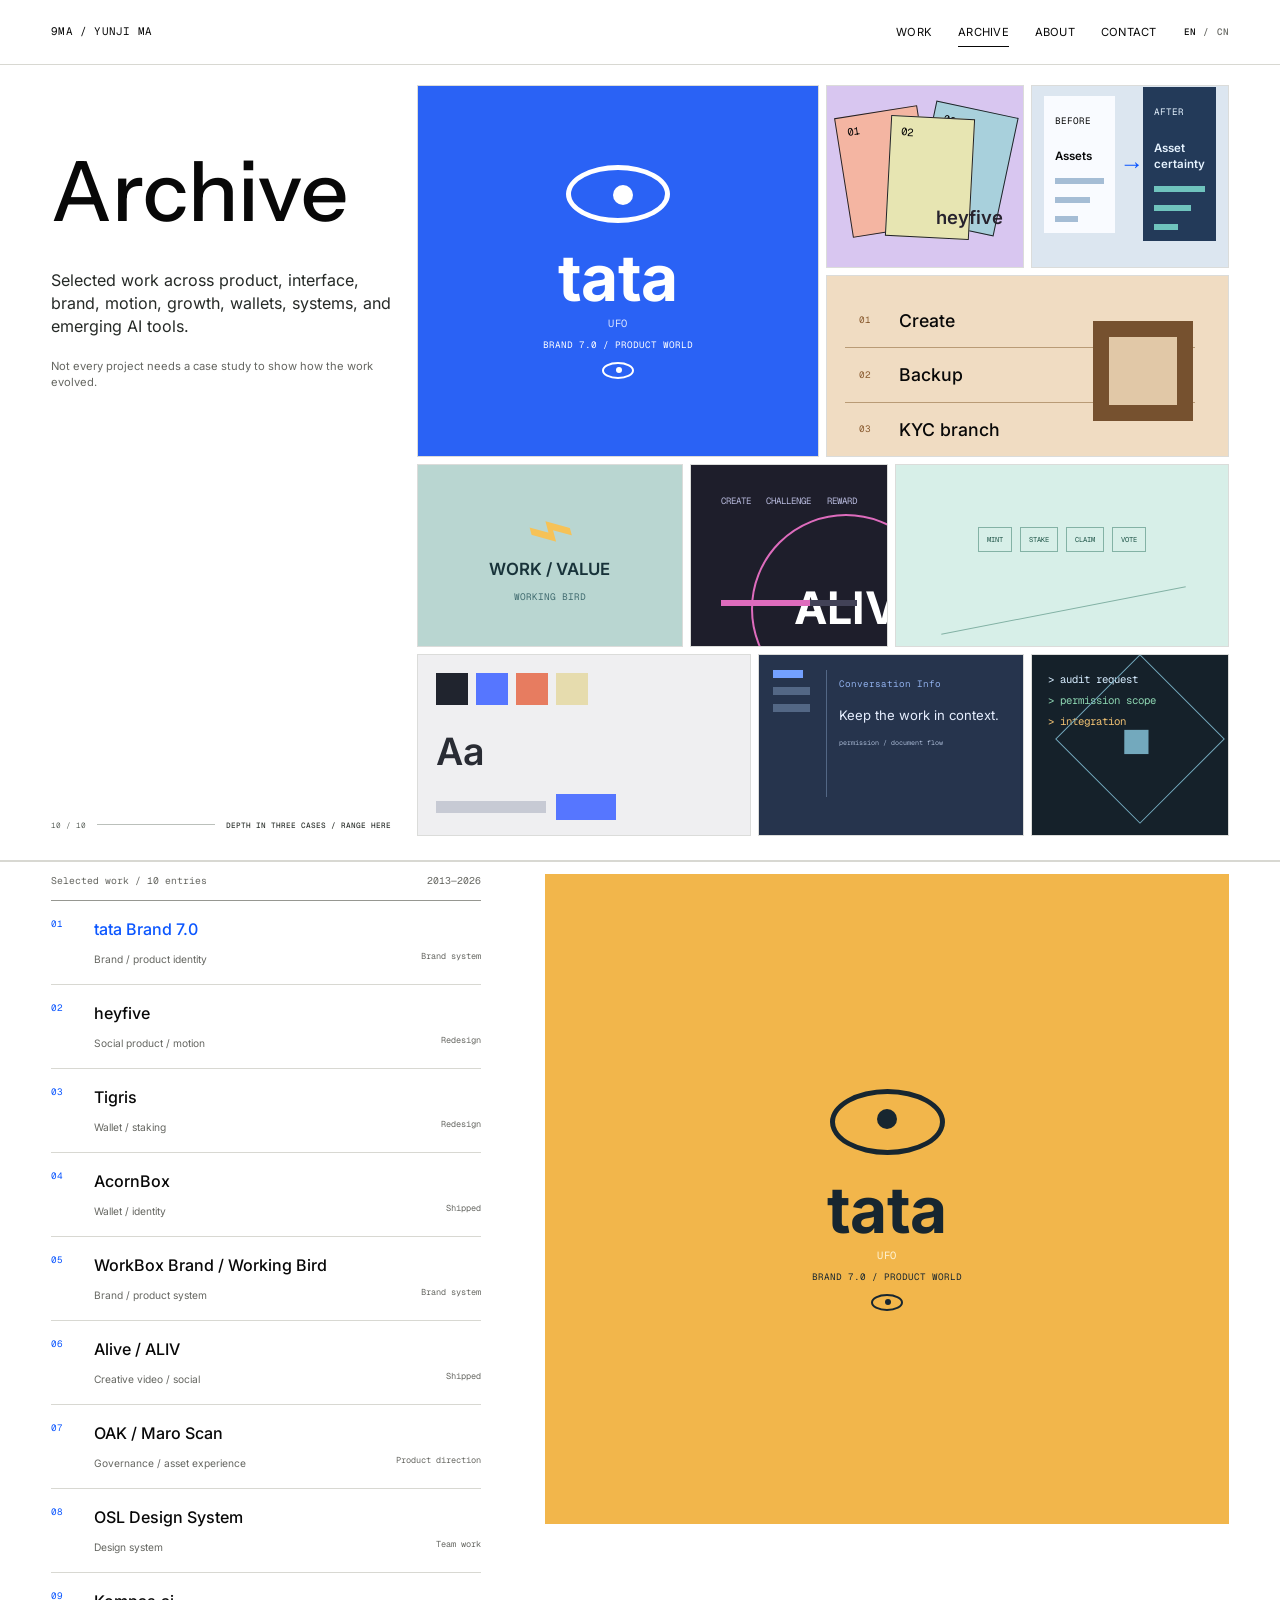
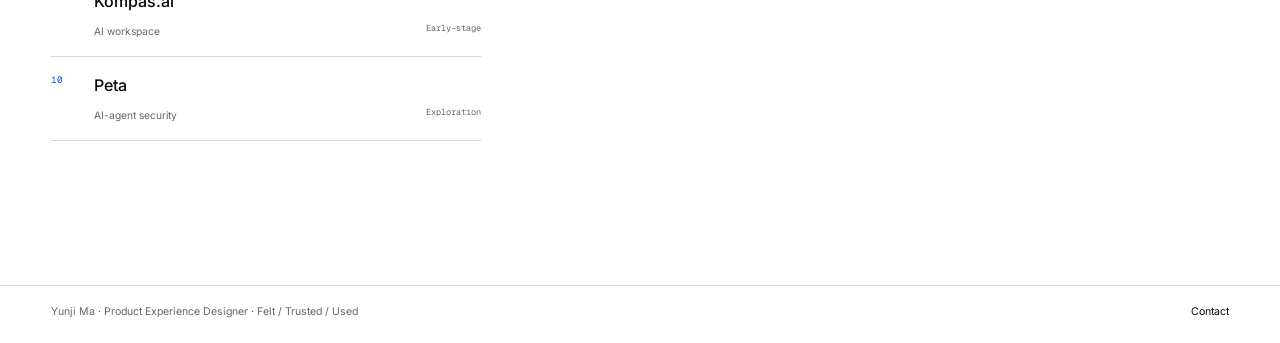
<file: archive/index.html>
<!DOCTYPE html><html lang="en" dir="ltr" data-site-locale="en"> <head><meta charset="UTF-8"><meta name="viewport" content="width=device-width, initial-scale=1"><meta name="theme-color" content="#f7f7f4"><meta name="description" content="Selected work across product, interface, brand, motion, growth, wallets, systems, and emerging AI tools."><meta property="og:title" content="Archive — Yunji Ma"><meta property="og:description" content="Selected work across product, interface, brand, motion, growth, wallets, systems, and emerging AI tools."><meta property="og:type" content="website"><title>Archive — Yunji Ma</title><link rel="stylesheet" href="/_astro/SiteLayout.DRfrKr3T.css"></head> <body class="page page--archive theme--archive" data-route="archive"> <a class="skip-link" href="#main-content">Skip to content</a> <header class="site-nav" data-nav> <div class="nav-inner"> <a class="nav-brand" href="/" data-i18n="common.brand">9MA / Yunji Ma</a> <nav class="nav-links" aria-label="Primary navigation"> <a href="/" data-i18n="common.nav.work"> Work </a><a href="/archive" class="is-active" aria-current="page" data-i18n="common.nav.archive"> Archive </a><a href="/about" data-i18n="common.nav.about"> About </a><a href="/#contact" data-i18n="common.nav.contact"> Contact </a> </nav> <div class="nav-tools"> <div class="locale-switch" role="group" aria-label="Language" data-i18n-aria-label="common.actions.language"> <button type="button" data-locale="en" aria-pressed="true" aria-label="Switch to English" data-i18n-aria-label="common.actions.switchToEnglish">EN</button> <span aria-hidden="true">/</span> <button type="button" data-locale="cn" aria-pressed="false" aria-label="Switch to Chinese" data-i18n-aria-label="common.actions.switchToChinese">CN</button> </div> <button class="menu-toggle" type="button" aria-expanded="false" aria-controls="mobile-menu" aria-label="Open menu" data-menu-toggle data-i18n-aria-label="common.actions.openMenu"> <span></span><span></span> </button> </div> </div> <div class="mobile-menu" id="mobile-menu" hidden data-mobile-menu> <nav aria-label="Mobile navigation"> <a href="/" data-i18n="common.nav.work">Work</a><a href="/archive" data-i18n="common.nav.archive">Archive</a><a href="/about" data-i18n="common.nav.about">About</a><a href="/#contact" data-i18n="common.nav.contact">Contact</a> </nav> </div> </header> <main id="main-content">  <header class="archive-page-header archive-page-header--atlas"> <div class="archive-heading-v4"> <div> <h1 data-i18n="archive.title"><span class data-i18n="archive.title">Archive</span></h1> </div> <div class="archive-intro"> <p data-i18n="archive.intro"><span class data-i18n="archive.intro">Selected work across product, interface, brand, motion, growth, wallets, systems, and emerging AI tools.</span></p> <p data-i18n="archive.secondary"><span class data-i18n="archive.secondary">Not every project needs a case study to show how the work evolved.</span></p> </div> <aside class="archive-atlas-meta" id="archive-atlas-meta" data-archive-atlas-meta aria-live="polite" aria-hidden="true"> <span class="archive-atlas-meta-project" data-i18n="archive.drawer.project"><span class data-i18n="archive.drawer.project">Project</span></span> <h2 data-atlas-meta-title></h2> <dl> <div> <dt data-i18n="archive.drawer.type"><span class data-i18n="archive.drawer.type">Type</span></dt> <dd data-atlas-meta-type></dd> </div> <div> <dt data-i18n="archive.drawer.status"><span class data-i18n="archive.drawer.status">Status</span></dt> <dd data-atlas-meta-status></dd> </div> <div> <dt data-i18n="archive.drawer.period"><span class data-i18n="archive.drawer.period">Approx. period</span></dt> <dd data-atlas-meta-period></dd> </div> <div class="archive-atlas-meta-contribution"> <dt data-i18n="archive.drawer.contribution"><span class data-i18n="archive.drawer.contribution">Contribution</span></dt> <dd data-atlas-meta-contribution></dd> </div> </dl> </aside> <footer><span>10 / 10</span><i></i><b data-recon-label data-recon-en="DEPTH IN THREE CASES / RANGE HERE" data-recon-cn="三篇案例看深度 / 这里看跨度">DEPTH IN THREE CASES / RANGE HERE</b></footer> </div> <section class="archive-atlas-v4" aria-label="Selected archive visual atlas"> <button type="button" class="archive-atlas-item archive-atlas-item--tata-brand-7" data-archive-atlas-item="tata-brand-7" data-entry-id="tata-brand-7" data-entry-title="tata Brand 7.0" data-entry-story="An internationalization and product-positioning shift expressed through identity, visual language, and product surfaces." data-entry-type="Brand / product identity" data-entry-status="Brand system" data-entry-period="Early brand-systems period" data-entry-contribution="An internationalization and product-positioning shift expressed through identity, visual language, and product surfaces." data-entry-title-cn="tata Brand 7.0" data-entry-story-cn="tata 从更地域化的社交产品走向国际化和区块链社交时，我处理的不只是 Logo 更新，还把新的品牌定位落实到视觉语言和产品界面里。" data-entry-type-cn="品牌 / 产品识别" data-entry-status-cn="品牌系统" data-entry-period-cn="早期品牌系统阶段" data-entry-contribution-cn="tata 从更地域化的社交产品走向国际化和区块链社交时，我处理的不只是 Logo 更新，还把新的品牌定位落实到视觉语言和产品界面里。" data-entry-index="0" aria-labelledby="archive-atlas-title-tata-brand-7" aria-haspopup="dialog" aria-controls="archive-dialog"> <div class="archive-visual archive-visual--tata"><div class="tata-sun"></div><div class="tata-wordmark">tata<span>UFO</span></div><div class="tata-caption">brand 7.0 / product world</div><div class="tata-eye"></div></div>          <footer class="archive-atlas-label"> <span>01</span> <strong id="archive-atlas-title-tata-brand-7" data-i18n="archive.entries.0.title">tata Brand 7.0</strong> <em data-i18n="archive.entries.0.status">Brand system</em> <small data-i18n="archive.entries.0.type">Brand / product identity</small> </footer> </button><button type="button" class="archive-atlas-item archive-atlas-item--heyfive" data-archive-atlas-item="heyfive" data-entry-id="heyfive" data-entry-title="heyfive" data-entry-story="Redesigning information, pacing, emotional feedback, and the shareable result around a beauty-test experience." data-entry-type="Social product / motion" data-entry-status="Redesign" data-entry-period="2014–2015" data-entry-contribution="Redesigning information, pacing, emotional feedback, and the shareable result around a beauty-test experience." data-entry-title-cn="heyfive" data-entry-story-cn="在这个社交产品改版里，我重新梳理测试过程中的信息、节奏、情绪反馈和结果分享，把测试、结果反馈和分享衔接成更完整的一条路径。" data-entry-type-cn="社交产品 / 动效" data-entry-status-cn="改版" data-entry-period-cn="2014–2015" data-entry-contribution-cn="在这个社交产品改版里，我重新梳理测试过程中的信息、节奏、情绪反馈和结果分享，把测试、结果反馈和分享衔接成更完整的一条路径。" data-entry-index="1" aria-labelledby="archive-atlas-title-heyfive" aria-haspopup="dialog" aria-controls="archive-dialog">  <div class="archive-visual archive-visual--heyfive"><div class="hf-frame hf-frame--one"><span>01</span></div><div class="hf-frame hf-frame--two"><span>02</span></div><div class="hf-frame hf-frame--three"><span>03</span></div><strong>heyfive</strong></div>         <footer class="archive-atlas-label"> <span>02</span> <strong id="archive-atlas-title-heyfive" data-i18n="archive.entries.1.title">heyfive</strong> <em data-i18n="archive.entries.1.status">Redesign</em> <small data-i18n="archive.entries.1.type">Social product / motion</small> </footer> </button><button type="button" class="archive-atlas-item archive-atlas-item--tigris" data-archive-atlas-item="tigris" data-entry-id="tigris" data-entry-title="Tigris" data-entry-story="Clarifying a staking-and-lending product by returning the experience to asset certainty, state, and information hierarchy." data-entry-type="Wallet / staking" data-entry-status="Redesign" data-entry-period="Crypto-product period" data-entry-contribution="Clarifying a staking-and-lending product by returning the experience to asset certainty, state, and information hierarchy." data-entry-title-cn="Tigris" data-entry-story-cn="Tigris 当时已经上线，但用户很难确认自己的资产、收益和状态。我做的核心不是加功能，而是把这些关系重新讲清楚。" data-entry-type-cn="钱包 / 质押" data-entry-status-cn="改版" data-entry-period-cn="区块链产品阶段" data-entry-contribution-cn="Tigris 当时已经上线，但用户很难确认自己的资产、收益和状态。我做的核心不是加功能，而是把这些关系重新讲清楚。" data-entry-index="2" aria-labelledby="archive-atlas-title-tigris" aria-haspopup="dialog" aria-controls="archive-dialog">   <div class="archive-visual archive-visual--tigris"><div class="tigris-panel tigris-panel--before"><span>BEFORE</span><b>Assets</b><i></i><i></i><i></i></div><div class="tigris-arrow">→</div><div class="tigris-panel tigris-panel--after"><span>AFTER</span><b>Asset certainty</b><i></i><i></i><i></i></div></div>        <footer class="archive-atlas-label"> <span>03</span> <strong id="archive-atlas-title-tigris" data-i18n="archive.entries.2.title">Tigris</strong> <em data-i18n="archive.entries.2.status">Redesign</em> <small data-i18n="archive.entries.2.type">Wallet / staking</small> </footer> </button><button type="button" class="archive-atlas-item archive-atlas-item--acornbox" data-archive-atlas-item="acornbox" data-entry-id="acornbox" data-entry-title="AcornBox" data-entry-story="Shaping a lower-barrier wallet and identity path through clearer recognition, continuity, and KYC branching." data-entry-type="Wallet / identity" data-entry-status="Shipped" data-entry-period="2018–2020" data-entry-contribution="Shaping a lower-barrier wallet and identity path through clearer recognition, continuity, and KYC branching." data-entry-title-cn="AcornBox" data-entry-story-cn="AcornBox 面对的是第一次进入钱包和区块链产品的用户。创建、导入、备份和 KYC，每一步都要尽量让人知道自己现在在做什么、为什么要做。" data-entry-type-cn="钱包 / 身份" data-entry-status-cn="已上线" data-entry-period-cn="2018–2020" data-entry-contribution-cn="AcornBox 面对的是第一次进入钱包和区块链产品的用户。创建、导入、备份和 KYC，每一步都要尽量让人知道自己现在在做什么、为什么要做。" data-entry-index="3" aria-labelledby="archive-atlas-title-acornbox" aria-haspopup="dialog" aria-controls="archive-dialog">    <div class="archive-visual archive-visual--acorn"><div class="acorn-step"><span>01</span><b>Create</b></div><div class="acorn-step"><span>02</span><b>Backup</b></div><div class="acorn-step"><span>03</span><b>KYC branch</b></div><div class="acorn-qr"></div></div>       <footer class="archive-atlas-label"> <span>04</span> <strong id="archive-atlas-title-acornbox" data-i18n="archive.entries.3.title">AcornBox</strong> <em data-i18n="archive.entries.3.status">Shipped</em> <small data-i18n="archive.entries.3.type">Wallet / identity</small> </footer> </button><button type="button" class="archive-atlas-item archive-atlas-item--workbox-brand" data-archive-atlas-item="workbox-brand" data-entry-id="workbox-brand" data-entry-title="WorkBox Brand / Working Bird" data-entry-story="Connecting brand, product constraints, and motion around work, convenience, and value." data-entry-type="Brand / product system" data-entry-status="Brand system" data-entry-period="2020–2022" data-entry-contribution="Connecting brand, product constraints, and motion around work, convenience, and value." data-entry-title-cn="WorkBox Brand / Working Bird" data-entry-story-cn="WorkBox 的品牌从“工作、便捷、价值”出发，Working Bird 后来也延伸到产品、动效和运营触点中。" data-entry-type-cn="品牌 / 产品系统" data-entry-status-cn="品牌系统" data-entry-period-cn="2020–2022" data-entry-contribution-cn="WorkBox 的品牌从“工作、便捷、价值”出发，Working Bird 后来也延伸到产品、动效和运营触点中。" data-entry-index="4" aria-labelledby="archive-atlas-title-workbox-brand" aria-haspopup="dialog" aria-controls="archive-dialog">     <div class="archive-visual archive-visual--workbox"><div class="bird-shape">⌁</div><strong>WORK / VALUE</strong><small>Working Bird</small></div>      <footer class="archive-atlas-label"> <span>05</span> <strong id="archive-atlas-title-workbox-brand" data-i18n="archive.entries.4.title">WorkBox Brand / Working Bird</strong> <em data-i18n="archive.entries.4.status">Brand system</em> <small data-i18n="archive.entries.4.type">Brand / product system</small> </footer> </button><button type="button" class="archive-atlas-item archive-atlas-item--alive" data-archive-atlas-item="alive" data-entry-id="alive" data-entry-title="Alive / ALIV" data-entry-story="A creative video editor and social product spanning creation, challenges, feeds, and reward states." data-entry-type="Creative video / social" data-entry-status="Shipped" data-entry-period="Earlier social-product period" data-entry-contribution="A creative video editor and social product spanning creation, challenges, feeds, and reward states." data-entry-title-cn="Alive / ALIV" data-entry-story-cn="Alive 把视频创作、挑战、内容流和成长奖励放在同一个产品里。我重点处理的是创作工具、挑战机制、内容分发和成长奖励如何在同一套体验里衔接起来。" data-entry-type-cn="短视频创作 / 社交" data-entry-status-cn="已上线" data-entry-period-cn="早期社交产品阶段" data-entry-contribution-cn="Alive 把视频创作、挑战、内容流和成长奖励放在同一个产品里。我重点处理的是创作工具、挑战机制、内容分发和成长奖励如何在同一套体验里衔接起来。" data-entry-index="5" aria-labelledby="archive-atlas-title-alive" aria-haspopup="dialog" aria-controls="archive-dialog">      <div class="archive-visual archive-visual--alive"><div class="alive-feed"><span>CREATE</span><span>CHALLENGE</span><span>REWARD</span></div><div class="alive-circle">ALIV</div><div class="alive-progress"><i></i></div></div>     <footer class="archive-atlas-label"> <span>06</span> <strong id="archive-atlas-title-alive" data-i18n="archive.entries.5.title">Alive / ALIV</strong> <em data-i18n="archive.entries.5.status">Shipped</em> <small data-i18n="archive.entries.5.type">Creative video / social</small> </footer> </button><button type="button" class="archive-atlas-item archive-atlas-item--oak-maro-scan" data-archive-atlas-item="oak-maro-scan" data-entry-id="oak-maro-scan" data-entry-title="OAK / Maro Scan" data-entry-story="Turning governance, assets, eligibility, and feedback into concrete product states across minting, staking, claiming, and voting." data-entry-type="Governance / asset experience" data-entry-status="Product direction" data-entry-period="Later crypto-product period" data-entry-contribution="Turning governance, assets, eligibility, and feedback into concrete product states across minting, staking, claiming, and voting." data-entry-title-cn="OAK / Maro Scan" data-entry-story-cn="OAK 和 Maro Scan 里，治理、资产和资格这些抽象概念，最终都要落到三个具体问题：现在能不能做、为什么不能做、做完以后发生了什么。" data-entry-type-cn="治理 / 资产体验" data-entry-status-cn="产品方向" data-entry-period-cn="区块链产品后期" data-entry-contribution-cn="OAK 和 Maro Scan 里，治理、资产和资格这些抽象概念，最终都要落到三个具体问题：现在能不能做、为什么不能做、做完以后发生了什么。" data-entry-index="6" aria-labelledby="archive-atlas-title-oak-maro-scan" aria-haspopup="dialog" aria-controls="archive-dialog">       <div class="archive-visual archive-visual--oak"><span>MINT</span><span>STAKE</span><span>CLAIM</span><span>VOTE</span><i></i></div>    <footer class="archive-atlas-label"> <span>07</span> <strong id="archive-atlas-title-oak-maro-scan" data-i18n="archive.entries.6.title">OAK / Maro Scan</strong> <em data-i18n="archive.entries.6.status">Product direction</em> <small data-i18n="archive.entries.6.type">Governance / asset experience</small> </footer> </button><button type="button" class="archive-atlas-item archive-atlas-item--osl-design-system" data-archive-atlas-item="osl-design-system" data-entry-id="osl-design-system" data-entry-title="OSL Design System" data-entry-story="Design-system work expressed through semantic color tokens, multilingual typography, payment states, and responsive campaign rules." data-entry-type="Design system" data-entry-status="Team work" data-entry-period="2025–2026" data-entry-contribution="Design-system work expressed through semantic color tokens, multilingual typography, payment states, and responsive campaign rules." data-entry-title-cn="OSL Design System" data-entry-story-cn="这部分重点不是展示多少 Token，而是让颜色、字体、支付状态和运营物料在不同业务与设计团队之间保持一致，并在日常设计中被稳定使用。" data-entry-type-cn="设计系统" data-entry-status-cn="团队成果" data-entry-period-cn="2025–2026" data-entry-contribution-cn="这部分重点不是展示多少 Token，而是让颜色、字体、支付状态和运营物料在不同业务与设计团队之间保持一致，并在日常设计中被稳定使用。" data-entry-index="7" aria-labelledby="archive-atlas-title-osl-design-system" aria-haspopup="dialog" aria-controls="archive-dialog">        <div class="archive-visual archive-visual--ds"><div class="ds-swatches"><i></i><i></i><i></i><i></i></div><strong>Aa</strong><div class="ds-component"><span></span><b></b></div></div>   <footer class="archive-atlas-label"> <span>08</span> <strong id="archive-atlas-title-osl-design-system" data-i18n="archive.entries.7.title">OSL Design System</strong> <em data-i18n="archive.entries.7.status">Team work</em> <small data-i18n="archive.entries.7.type">Design system</small> </footer> </button><button type="button" class="archive-atlas-item archive-atlas-item--kompas" data-archive-atlas-item="kompas" data-entry-id="kompas" data-entry-title="Kompas.ai" data-entry-story="Product design participation across workspace structure, Conversation Info, search, permission requests, and document-flow direction." data-entry-type="AI workspace" data-entry-status="Early-stage" data-entry-period="2023" data-entry-contribution="Product design participation across workspace structure, Conversation Info, search, permission requests, and document-flow direction." data-entry-title-cn="Kompas.ai" data-entry-story-cn="Kompas.ai 是早期 AI 工作区项目。我参与过工作区、Conversation Info、搜索、权限和文档流等结构，重点不是聊天框本身，而是让用户在多个 Agent、文档和任务之间不丢失上下文，也能继续当前工作。" data-entry-type-cn="AI 工作区" data-entry-status-cn="早期阶段" data-entry-period-cn="2023" data-entry-contribution-cn="Kompas.ai 是早期 AI 工作区项目。我参与过工作区、Conversation Info、搜索、权限和文档流等结构，重点不是聊天框本身，而是让用户在多个 Agent、文档和任务之间不丢失上下文，也能继续当前工作。" data-entry-index="8" aria-labelledby="archive-atlas-title-kompas" aria-haspopup="dialog" aria-controls="archive-dialog">         <div class="archive-visual archive-visual--kompas"><aside><i></i><i></i><i></i></aside><div><span>Conversation Info</span><p>Keep the work in context.</p><b>permission / document flow</b></div></div>  <footer class="archive-atlas-label"> <span>09</span> <strong id="archive-atlas-title-kompas" data-i18n="archive.entries.8.title">Kompas.ai</strong> <em data-i18n="archive.entries.8.status">Early-stage</em> <small data-i18n="archive.entries.8.type">AI workspace</small> </footer> </button><button type="button" class="archive-atlas-item archive-atlas-item--peta" data-archive-atlas-item="peta" data-entry-id="peta" data-entry-title="Peta" data-entry-story="Product and web direction for an AI-agent security exploration spanning risk scenarios, permissions, audit, integration, and developer guidance." data-entry-type="AI-agent security" data-entry-status="Exploration" data-entry-period="Early AI-tool period" data-entry-contribution="Product and web direction for an AI-agent security exploration spanning risk scenarios, permissions, audit, integration, and developer guidance." data-entry-title-cn="Peta" data-entry-story-cn="Peta 更偏 AI Agent 安全。我参与产品和官网表达，重点是把权限、审计、密钥和集成这些技术问题讲清楚，让开发者和企业用户能够理解并据此判断。" data-entry-type-cn="AI Agent 安全" data-entry-status-cn="探索" data-entry-period-cn="早期 AI 工具阶段" data-entry-contribution-cn="Peta 更偏 AI Agent 安全。我参与产品和官网表达，重点是把权限、审计、密钥和集成这些技术问题讲清楚，让开发者和企业用户能够理解并据此判断。" data-entry-index="9" aria-labelledby="archive-atlas-title-peta" aria-haspopup="dialog" aria-controls="archive-dialog">          <div class="archive-visual archive-visual--peta"><div class="peta-code"><span>&gt; audit request</span><span>&gt; permission scope</span><span>&gt; integration</span></div><div class="peta-shield">◆</div></div> <footer class="archive-atlas-label"> <span>10</span> <strong id="archive-atlas-title-peta" data-i18n="archive.entries.9.title">Peta</strong> <em data-i18n="archive.entries.9.status">Exploration</em> <small data-i18n="archive.entries.9.type">AI-agent security</small> </footer> </button> </section> <div class="archive-header-mosaic" aria-hidden="true"> <div class="archive-header-tile archive-header-tile--brand"><div class="archive-visual archive-visual--tata"><div class="tata-sun"></div><div class="tata-wordmark">tata<span>UFO</span></div><div class="tata-caption">brand 7.0 / product world</div><div class="tata-eye"></div></div>         </div> <div class="archive-header-tile archive-header-tile--motion"> <div class="archive-visual archive-visual--heyfive"><div class="hf-frame hf-frame--one"><span>01</span></div><div class="hf-frame hf-frame--two"><span>02</span></div><div class="hf-frame hf-frame--three"><span>03</span></div><strong>heyfive</strong></div>        </div> <div class="archive-header-tile archive-header-tile--system">       <div class="archive-visual archive-visual--ds"><div class="ds-swatches"><i></i><i></i><i></i><i></i></div><strong>Aa</strong><div class="ds-component"><span></span><b></b></div></div>  </div> <div class="archive-header-tile archive-header-tile--state">     <div class="archive-visual archive-visual--alive"><div class="alive-feed"><span>CREATE</span><span>CHALLENGE</span><span>REWARD</span></div><div class="alive-circle">ALIV</div><div class="alive-progress"><i></i></div></div>    </div> </div> </header> <section class="archive-main" aria-label="Archive index"> <section class="archive-index" aria-labelledby="archive-index-title"> <div class="archive-index-heading"><span id="archive-index-title" data-recon-label data-recon-en="Selected work / 10 entries" data-recon-cn="精选作品 / 10 个项目">Selected work / 10 entries</span><span>2013—2026</span></div> <div class="archive-list"> <button type="button" class="archive-entry is-active" data-archive-entry="tata-brand-7" data-entry-id="tata-brand-7" data-entry-title="tata Brand 7.0" data-entry-story="An internationalization and product-positioning shift expressed through identity, visual language, and product surfaces." data-entry-type="Brand / product identity" data-entry-status="Brand system" data-entry-period="Early brand-systems period" data-entry-contribution="An internationalization and product-positioning shift expressed through identity, visual language, and product surfaces." data-entry-title-cn="tata Brand 7.0" data-entry-story-cn="tata 从更地域化的社交产品走向国际化和区块链社交时，我处理的不只是 Logo 更新，还把新的品牌定位落实到视觉语言和产品界面里。" data-entry-type-cn="品牌 / 产品识别" data-entry-status-cn="品牌系统" data-entry-period-cn="早期品牌系统阶段" data-entry-contribution-cn="tata 从更地域化的社交产品走向国际化和区块链社交时，我处理的不只是 Logo 更新，还把新的品牌定位落实到视觉语言和产品界面里。" data-entry-index="0" aria-controls="archive-stage archive-dialog" aria-haspopup="dialog"> <span class="entry-number">01</span> <strong data-i18n="archive.entries.0.title">tata Brand 7.0</strong> <small data-i18n="archive.entries.0.type">Brand / product identity</small> <em data-i18n="archive.entries.0.status">Brand system</em> </button><button type="button" class="archive-entry" data-archive-entry="heyfive" data-entry-id="heyfive" data-entry-title="heyfive" data-entry-story="Redesigning information, pacing, emotional feedback, and the shareable result around a beauty-test experience." data-entry-type="Social product / motion" data-entry-status="Redesign" data-entry-period="2014–2015" data-entry-contribution="Redesigning information, pacing, emotional feedback, and the shareable result around a beauty-test experience." data-entry-title-cn="heyfive" data-entry-story-cn="在这个社交产品改版里，我重新梳理测试过程中的信息、节奏、情绪反馈和结果分享，把测试、结果反馈和分享衔接成更完整的一条路径。" data-entry-type-cn="社交产品 / 动效" data-entry-status-cn="改版" data-entry-period-cn="2014–2015" data-entry-contribution-cn="在这个社交产品改版里，我重新梳理测试过程中的信息、节奏、情绪反馈和结果分享，把测试、结果反馈和分享衔接成更完整的一条路径。" data-entry-index="1" aria-controls="archive-stage archive-dialog" aria-haspopup="dialog"> <span class="entry-number">02</span> <strong data-i18n="archive.entries.1.title">heyfive</strong> <small data-i18n="archive.entries.1.type">Social product / motion</small> <em data-i18n="archive.entries.1.status">Redesign</em> </button><button type="button" class="archive-entry" data-archive-entry="tigris" data-entry-id="tigris" data-entry-title="Tigris" data-entry-story="Clarifying a staking-and-lending product by returning the experience to asset certainty, state, and information hierarchy." data-entry-type="Wallet / staking" data-entry-status="Redesign" data-entry-period="Crypto-product period" data-entry-contribution="Clarifying a staking-and-lending product by returning the experience to asset certainty, state, and information hierarchy." data-entry-title-cn="Tigris" data-entry-story-cn="Tigris 当时已经上线，但用户很难确认自己的资产、收益和状态。我做的核心不是加功能，而是把这些关系重新讲清楚。" data-entry-type-cn="钱包 / 质押" data-entry-status-cn="改版" data-entry-period-cn="区块链产品阶段" data-entry-contribution-cn="Tigris 当时已经上线，但用户很难确认自己的资产、收益和状态。我做的核心不是加功能，而是把这些关系重新讲清楚。" data-entry-index="2" aria-controls="archive-stage archive-dialog" aria-haspopup="dialog"> <span class="entry-number">03</span> <strong data-i18n="archive.entries.2.title">Tigris</strong> <small data-i18n="archive.entries.2.type">Wallet / staking</small> <em data-i18n="archive.entries.2.status">Redesign</em> </button><button type="button" class="archive-entry" data-archive-entry="acornbox" data-entry-id="acornbox" data-entry-title="AcornBox" data-entry-story="Shaping a lower-barrier wallet and identity path through clearer recognition, continuity, and KYC branching." data-entry-type="Wallet / identity" data-entry-status="Shipped" data-entry-period="2018–2020" data-entry-contribution="Shaping a lower-barrier wallet and identity path through clearer recognition, continuity, and KYC branching." data-entry-title-cn="AcornBox" data-entry-story-cn="AcornBox 面对的是第一次进入钱包和区块链产品的用户。创建、导入、备份和 KYC，每一步都要尽量让人知道自己现在在做什么、为什么要做。" data-entry-type-cn="钱包 / 身份" data-entry-status-cn="已上线" data-entry-period-cn="2018–2020" data-entry-contribution-cn="AcornBox 面对的是第一次进入钱包和区块链产品的用户。创建、导入、备份和 KYC，每一步都要尽量让人知道自己现在在做什么、为什么要做。" data-entry-index="3" aria-controls="archive-stage archive-dialog" aria-haspopup="dialog"> <span class="entry-number">04</span> <strong data-i18n="archive.entries.3.title">AcornBox</strong> <small data-i18n="archive.entries.3.type">Wallet / identity</small> <em data-i18n="archive.entries.3.status">Shipped</em> </button><button type="button" class="archive-entry" data-archive-entry="workbox-brand" data-entry-id="workbox-brand" data-entry-title="WorkBox Brand / Working Bird" data-entry-story="Connecting brand, product constraints, and motion around work, convenience, and value." data-entry-type="Brand / product system" data-entry-status="Brand system" data-entry-period="2020–2022" data-entry-contribution="Connecting brand, product constraints, and motion around work, convenience, and value." data-entry-title-cn="WorkBox Brand / Working Bird" data-entry-story-cn="WorkBox 的品牌从“工作、便捷、价值”出发，Working Bird 后来也延伸到产品、动效和运营触点中。" data-entry-type-cn="品牌 / 产品系统" data-entry-status-cn="品牌系统" data-entry-period-cn="2020–2022" data-entry-contribution-cn="WorkBox 的品牌从“工作、便捷、价值”出发，Working Bird 后来也延伸到产品、动效和运营触点中。" data-entry-index="4" aria-controls="archive-stage archive-dialog" aria-haspopup="dialog"> <span class="entry-number">05</span> <strong data-i18n="archive.entries.4.title">WorkBox Brand / Working Bird</strong> <small data-i18n="archive.entries.4.type">Brand / product system</small> <em data-i18n="archive.entries.4.status">Brand system</em> </button><button type="button" class="archive-entry" data-archive-entry="alive" data-entry-id="alive" data-entry-title="Alive / ALIV" data-entry-story="A creative video editor and social product spanning creation, challenges, feeds, and reward states." data-entry-type="Creative video / social" data-entry-status="Shipped" data-entry-period="Earlier social-product period" data-entry-contribution="A creative video editor and social product spanning creation, challenges, feeds, and reward states." data-entry-title-cn="Alive / ALIV" data-entry-story-cn="Alive 把视频创作、挑战、内容流和成长奖励放在同一个产品里。我重点处理的是创作工具、挑战机制、内容分发和成长奖励如何在同一套体验里衔接起来。" data-entry-type-cn="短视频创作 / 社交" data-entry-status-cn="已上线" data-entry-period-cn="早期社交产品阶段" data-entry-contribution-cn="Alive 把视频创作、挑战、内容流和成长奖励放在同一个产品里。我重点处理的是创作工具、挑战机制、内容分发和成长奖励如何在同一套体验里衔接起来。" data-entry-index="5" aria-controls="archive-stage archive-dialog" aria-haspopup="dialog"> <span class="entry-number">06</span> <strong data-i18n="archive.entries.5.title">Alive / ALIV</strong> <small data-i18n="archive.entries.5.type">Creative video / social</small> <em data-i18n="archive.entries.5.status">Shipped</em> </button><button type="button" class="archive-entry" data-archive-entry="oak-maro-scan" data-entry-id="oak-maro-scan" data-entry-title="OAK / Maro Scan" data-entry-story="Turning governance, assets, eligibility, and feedback into concrete product states across minting, staking, claiming, and voting." data-entry-type="Governance / asset experience" data-entry-status="Product direction" data-entry-period="Later crypto-product period" data-entry-contribution="Turning governance, assets, eligibility, and feedback into concrete product states across minting, staking, claiming, and voting." data-entry-title-cn="OAK / Maro Scan" data-entry-story-cn="OAK 和 Maro Scan 里，治理、资产和资格这些抽象概念，最终都要落到三个具体问题：现在能不能做、为什么不能做、做完以后发生了什么。" data-entry-type-cn="治理 / 资产体验" data-entry-status-cn="产品方向" data-entry-period-cn="区块链产品后期" data-entry-contribution-cn="OAK 和 Maro Scan 里，治理、资产和资格这些抽象概念，最终都要落到三个具体问题：现在能不能做、为什么不能做、做完以后发生了什么。" data-entry-index="6" aria-controls="archive-stage archive-dialog" aria-haspopup="dialog"> <span class="entry-number">07</span> <strong data-i18n="archive.entries.6.title">OAK / Maro Scan</strong> <small data-i18n="archive.entries.6.type">Governance / asset experience</small> <em data-i18n="archive.entries.6.status">Product direction</em> </button><button type="button" class="archive-entry" data-archive-entry="osl-design-system" data-entry-id="osl-design-system" data-entry-title="OSL Design System" data-entry-story="Design-system work expressed through semantic color tokens, multilingual typography, payment states, and responsive campaign rules." data-entry-type="Design system" data-entry-status="Team work" data-entry-period="2025–2026" data-entry-contribution="Design-system work expressed through semantic color tokens, multilingual typography, payment states, and responsive campaign rules." data-entry-title-cn="OSL Design System" data-entry-story-cn="这部分重点不是展示多少 Token，而是让颜色、字体、支付状态和运营物料在不同业务与设计团队之间保持一致，并在日常设计中被稳定使用。" data-entry-type-cn="设计系统" data-entry-status-cn="团队成果" data-entry-period-cn="2025–2026" data-entry-contribution-cn="这部分重点不是展示多少 Token，而是让颜色、字体、支付状态和运营物料在不同业务与设计团队之间保持一致，并在日常设计中被稳定使用。" data-entry-index="7" aria-controls="archive-stage archive-dialog" aria-haspopup="dialog"> <span class="entry-number">08</span> <strong data-i18n="archive.entries.7.title">OSL Design System</strong> <small data-i18n="archive.entries.7.type">Design system</small> <em data-i18n="archive.entries.7.status">Team work</em> </button><button type="button" class="archive-entry" data-archive-entry="kompas" data-entry-id="kompas" data-entry-title="Kompas.ai" data-entry-story="Product design participation across workspace structure, Conversation Info, search, permission requests, and document-flow direction." data-entry-type="AI workspace" data-entry-status="Early-stage" data-entry-period="2023" data-entry-contribution="Product design participation across workspace structure, Conversation Info, search, permission requests, and document-flow direction." data-entry-title-cn="Kompas.ai" data-entry-story-cn="Kompas.ai 是早期 AI 工作区项目。我参与过工作区、Conversation Info、搜索、权限和文档流等结构，重点不是聊天框本身，而是让用户在多个 Agent、文档和任务之间不丢失上下文，也能继续当前工作。" data-entry-type-cn="AI 工作区" data-entry-status-cn="早期阶段" data-entry-period-cn="2023" data-entry-contribution-cn="Kompas.ai 是早期 AI 工作区项目。我参与过工作区、Conversation Info、搜索、权限和文档流等结构，重点不是聊天框本身，而是让用户在多个 Agent、文档和任务之间不丢失上下文，也能继续当前工作。" data-entry-index="8" aria-controls="archive-stage archive-dialog" aria-haspopup="dialog"> <span class="entry-number">09</span> <strong data-i18n="archive.entries.8.title">Kompas.ai</strong> <small data-i18n="archive.entries.8.type">AI workspace</small> <em data-i18n="archive.entries.8.status">Early-stage</em> </button><button type="button" class="archive-entry" data-archive-entry="peta" data-entry-id="peta" data-entry-title="Peta" data-entry-story="Product and web direction for an AI-agent security exploration spanning risk scenarios, permissions, audit, integration, and developer guidance." data-entry-type="AI-agent security" data-entry-status="Exploration" data-entry-period="Early AI-tool period" data-entry-contribution="Product and web direction for an AI-agent security exploration spanning risk scenarios, permissions, audit, integration, and developer guidance." data-entry-title-cn="Peta" data-entry-story-cn="Peta 更偏 AI Agent 安全。我参与产品和官网表达，重点是把权限、审计、密钥和集成这些技术问题讲清楚，让开发者和企业用户能够理解并据此判断。" data-entry-type-cn="AI Agent 安全" data-entry-status-cn="探索" data-entry-period-cn="早期 AI 工具阶段" data-entry-contribution-cn="Peta 更偏 AI Agent 安全。我参与产品和官网表达，重点是把权限、审计、密钥和集成这些技术问题讲清楚，让开发者和企业用户能够理解并据此判断。" data-entry-index="9" aria-controls="archive-stage archive-dialog" aria-haspopup="dialog"> <span class="entry-number">10</span> <strong data-i18n="archive.entries.9.title">Peta</strong> <small data-i18n="archive.entries.9.type">AI-agent security</small> <em data-i18n="archive.entries.9.status">Exploration</em> </button> </div> </section> <section class="archive-stage" id="archive-stage" aria-live="polite" aria-label="Selected archive visual"> <div class="archive-stage-visual is-active" data-archive-stage-visual="tata-brand-7" data-evidence-id="ARCH-TATA" data-priority="P1"> <div class="archive-visual archive-visual--tata"><div class="tata-sun"></div><div class="tata-wordmark">tata<span>UFO</span></div><div class="tata-caption">brand 7.0 / product world</div><div class="tata-eye"></div></div>          </div><div class="archive-stage-visual" data-archive-stage-visual="heyfive" data-evidence-id="ARCH-HEYFIVE" data-priority="P1">  <div class="archive-visual archive-visual--heyfive"><div class="hf-frame hf-frame--one"><span>01</span></div><div class="hf-frame hf-frame--two"><span>02</span></div><div class="hf-frame hf-frame--three"><span>03</span></div><strong>heyfive</strong></div>         </div><div class="archive-stage-visual" data-archive-stage-visual="tigris" data-evidence-id="ARCH-TIGRIS" data-priority="P1">   <div class="archive-visual archive-visual--tigris"><div class="tigris-panel tigris-panel--before"><span>BEFORE</span><b>Assets</b><i></i><i></i><i></i></div><div class="tigris-arrow">→</div><div class="tigris-panel tigris-panel--after"><span>AFTER</span><b>Asset certainty</b><i></i><i></i><i></i></div></div>        </div><div class="archive-stage-visual" data-archive-stage-visual="acornbox" data-evidence-id="ARCH-ACORN" data-priority="P1">    <div class="archive-visual archive-visual--acorn"><div class="acorn-step"><span>01</span><b>Create</b></div><div class="acorn-step"><span>02</span><b>Backup</b></div><div class="acorn-step"><span>03</span><b>KYC branch</b></div><div class="acorn-qr"></div></div>       </div><div class="archive-stage-visual" data-archive-stage-visual="workbox-brand" data-evidence-id="ARCH-WB-BRAND" data-priority="P1">     <div class="archive-visual archive-visual--workbox"><div class="bird-shape">⌁</div><strong>WORK / VALUE</strong><small>Working Bird</small></div>      </div><div class="archive-stage-visual" data-archive-stage-visual="alive" data-evidence-id="ARCH-ALIVE" data-priority="P1">      <div class="archive-visual archive-visual--alive"><div class="alive-feed"><span>CREATE</span><span>CHALLENGE</span><span>REWARD</span></div><div class="alive-circle">ALIV</div><div class="alive-progress"><i></i></div></div>     </div><div class="archive-stage-visual" data-archive-stage-visual="oak-maro-scan" data-evidence-id="ARCH-OAK" data-priority="P1">       <div class="archive-visual archive-visual--oak"><span>MINT</span><span>STAKE</span><span>CLAIM</span><span>VOTE</span><i></i></div>    </div><div class="archive-stage-visual" data-archive-stage-visual="osl-design-system" data-evidence-id="ARCH-OSL-DS" data-priority="P1">        <div class="archive-visual archive-visual--ds"><div class="ds-swatches"><i></i><i></i><i></i><i></i></div><strong>Aa</strong><div class="ds-component"><span></span><b></b></div></div>   </div><div class="archive-stage-visual" data-archive-stage-visual="kompas" data-evidence-id="ARCH-KOMPAS" data-priority="P1">         <div class="archive-visual archive-visual--kompas"><aside><i></i><i></i><i></i></aside><div><span>Conversation Info</span><p>Keep the work in context.</p><b>permission / document flow</b></div></div>  </div><div class="archive-stage-visual" data-archive-stage-visual="peta" data-evidence-id="ARCH-PETA" data-priority="P1">          <div class="archive-visual archive-visual--peta"><div class="peta-code"><span>&gt; audit request</span><span>&gt; permission scope</span><span>&gt; integration</span></div><div class="peta-shield">◆</div></div> </div> <p class="archive-hint" data-recon-label data-recon-en="Select an entry to open its visual field and contribution note." data-recon-cn="选择项目，打开它的视觉场和贡献说明。">Select an entry to open its visual field and contribution note.</p> </section> </section> <dialog class="archive-dialog" id="archive-dialog" data-archive-dialog aria-labelledby="dialog-title" aria-describedby="dialog-story"> <div class="archive-dialog-inner"> <section class="dialog-media" aria-label="Reconstructed visual evidence"> <div class="dialog-hero-visual"> <span class="dialog-media-label" data-recon-label data-recon-en="Primary reconstructed view" data-recon-cn="主要重构视图">Primary reconstructed view</span> <div class="dialog-visual" data-dialog-visual></div> </div> <div class="dialog-supporting" data-dialog-supporting aria-hidden="true"> <figure> <div class="dialog-support-visual" data-dialog-support-visual="a"></div> <figcaption data-recon-label data-recon-en="Detail / structure" data-recon-cn="细节 / 结构">Detail / structure</figcaption> </figure> <figure> <div class="dialog-support-visual" data-dialog-support-visual="b"></div> <figcaption data-recon-label data-recon-en="Detail / application" data-recon-cn="细节 / 应用">Detail / application</figcaption> </figure> </div> </section> <div class="dialog-copy"> <button type="button" class="dialog-close" data-dialog-close aria-label="Close" data-i18n-aria-label="common.actions.close"><span data-i18n="common.actions.close">Close</span> ×</button> <span class="eyebrow" data-recon-label data-recon-en="Archive entry" data-recon-cn="档案项目">Archive entry</span> <h2 id="dialog-title" data-dialog-title></h2> <span class="dialog-story-label" data-i18n="archive.drawer.contribution"><span class data-i18n="archive.drawer.contribution">Contribution</span></span> <p class="dialog-story" id="dialog-story" data-dialog-story></p> <dl class="dialog-meta"> <div><dt data-i18n="archive.drawer.type">Type</dt><dd data-dialog-type></dd></div> <div><dt data-i18n="archive.drawer.status">Status</dt><dd data-dialog-status></dd></div> <div><dt data-i18n="archive.drawer.period">Approx. period</dt><dd data-dialog-period></dd></div> </dl> </div> </div> </dialog>  </main> <footer class="site-footer"> <div class="footer-inner"> <p data-i18n="home.contact.footer">Yunji Ma · Product Experience Designer · Felt / Trusted / Used</p> <a href="/#contact" data-i18n="common.nav.contact">Contact</a> </div> </footer> <script type="module" src="/_astro/SiteLayout.astro_astro_type_script_index_0_lang.fH2v_q3a.js"></script></body> </html>
</file>
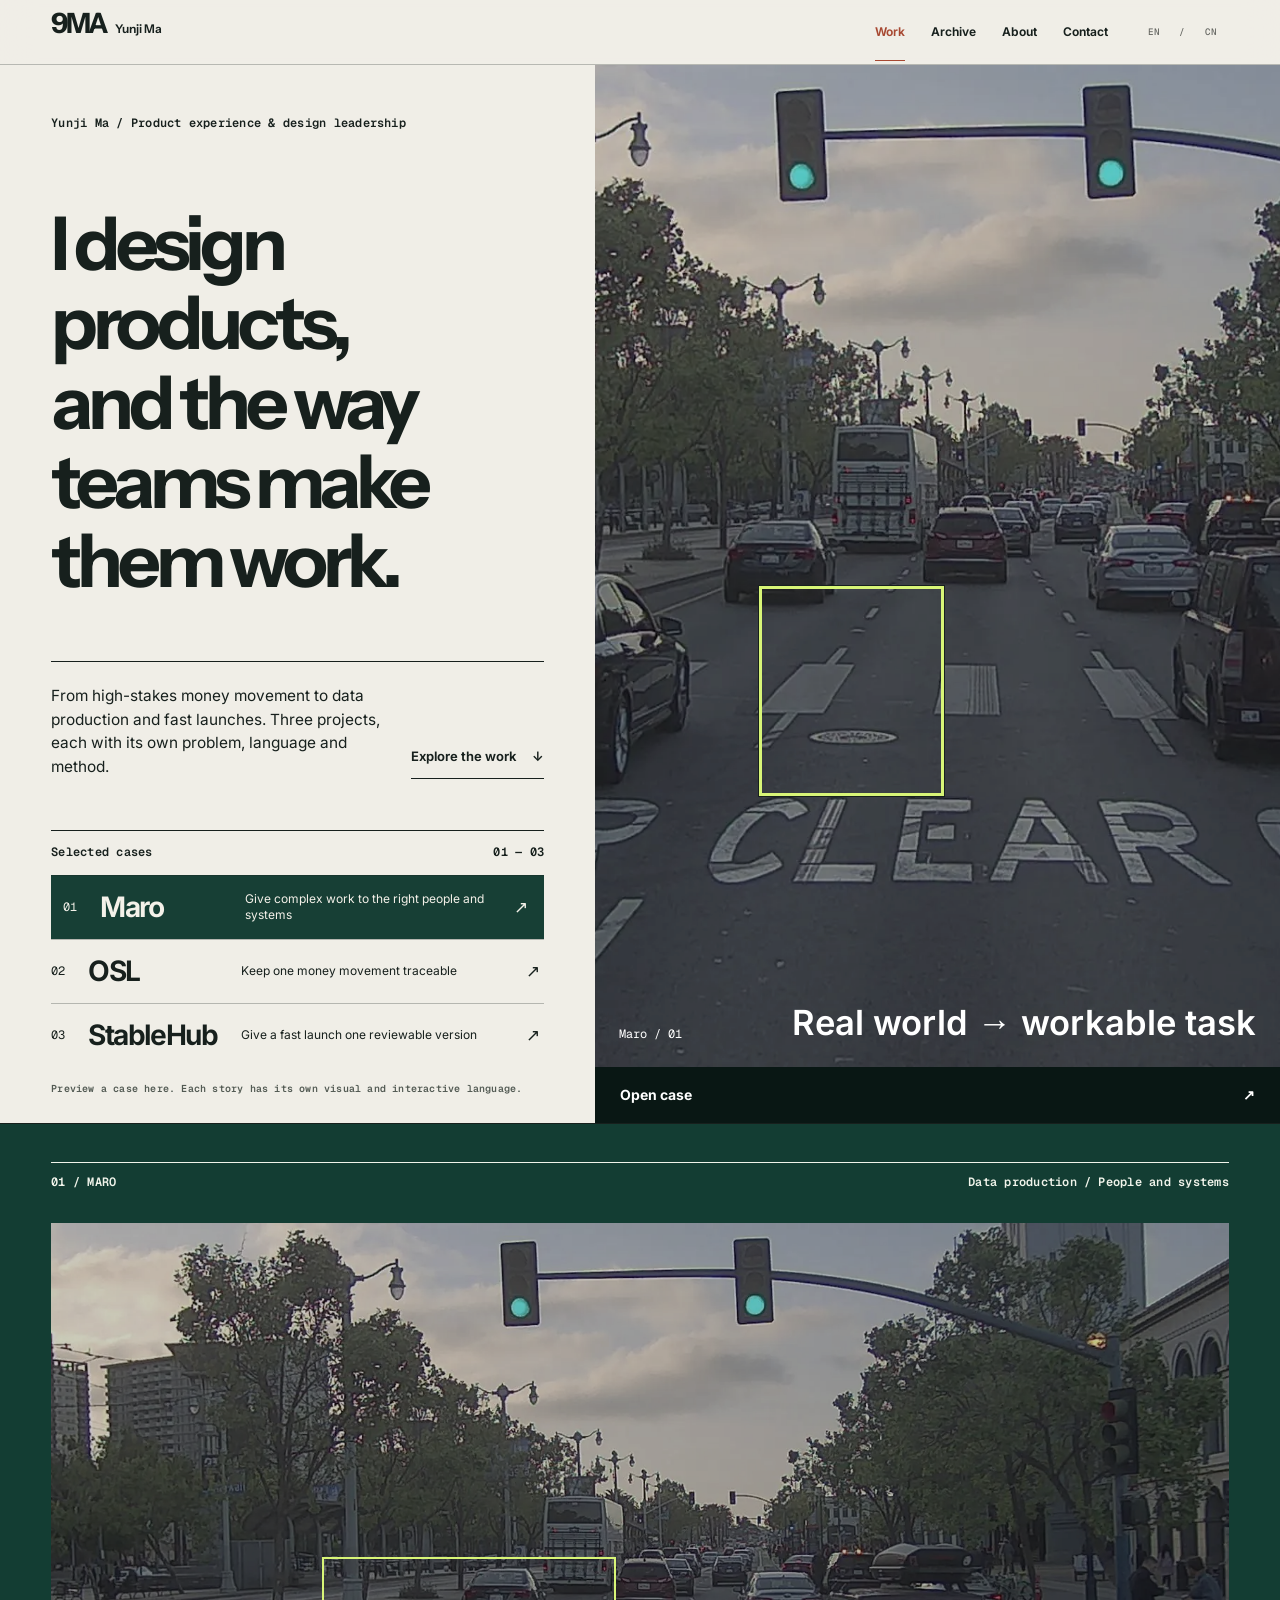
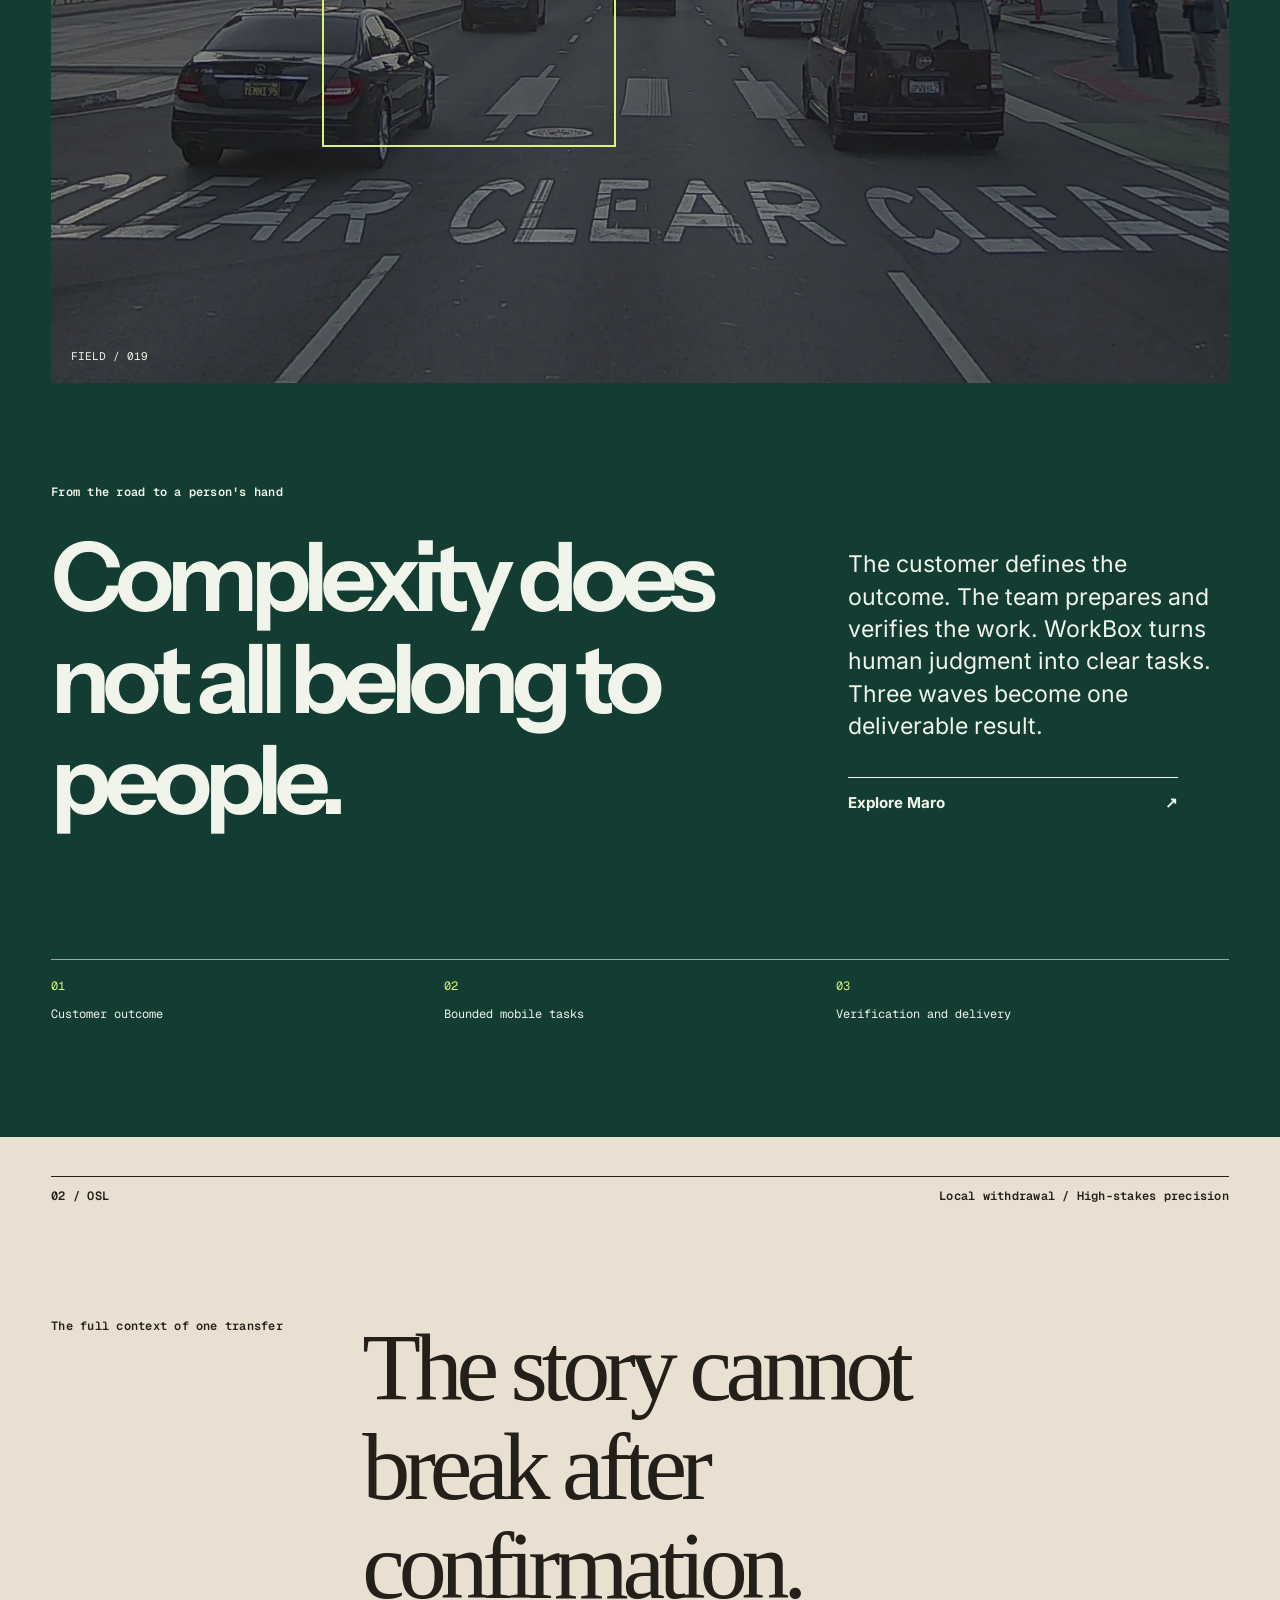
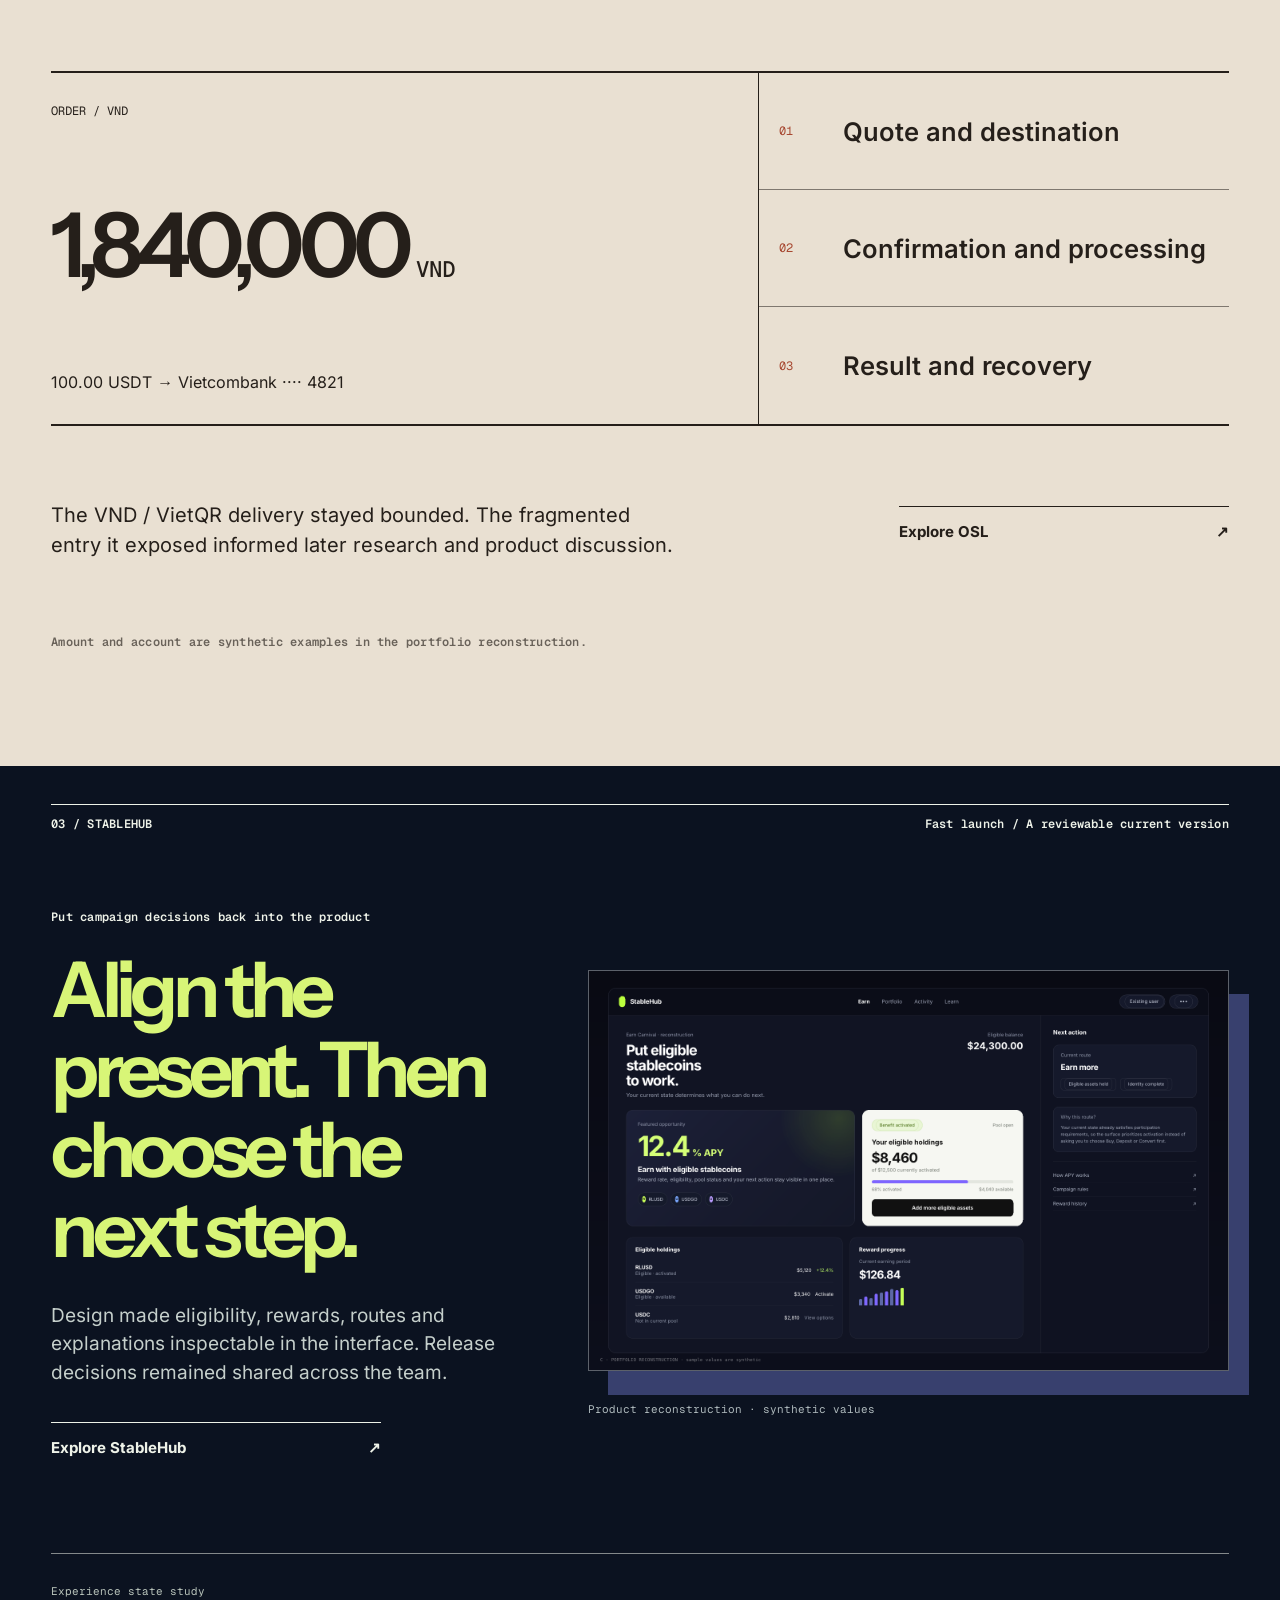
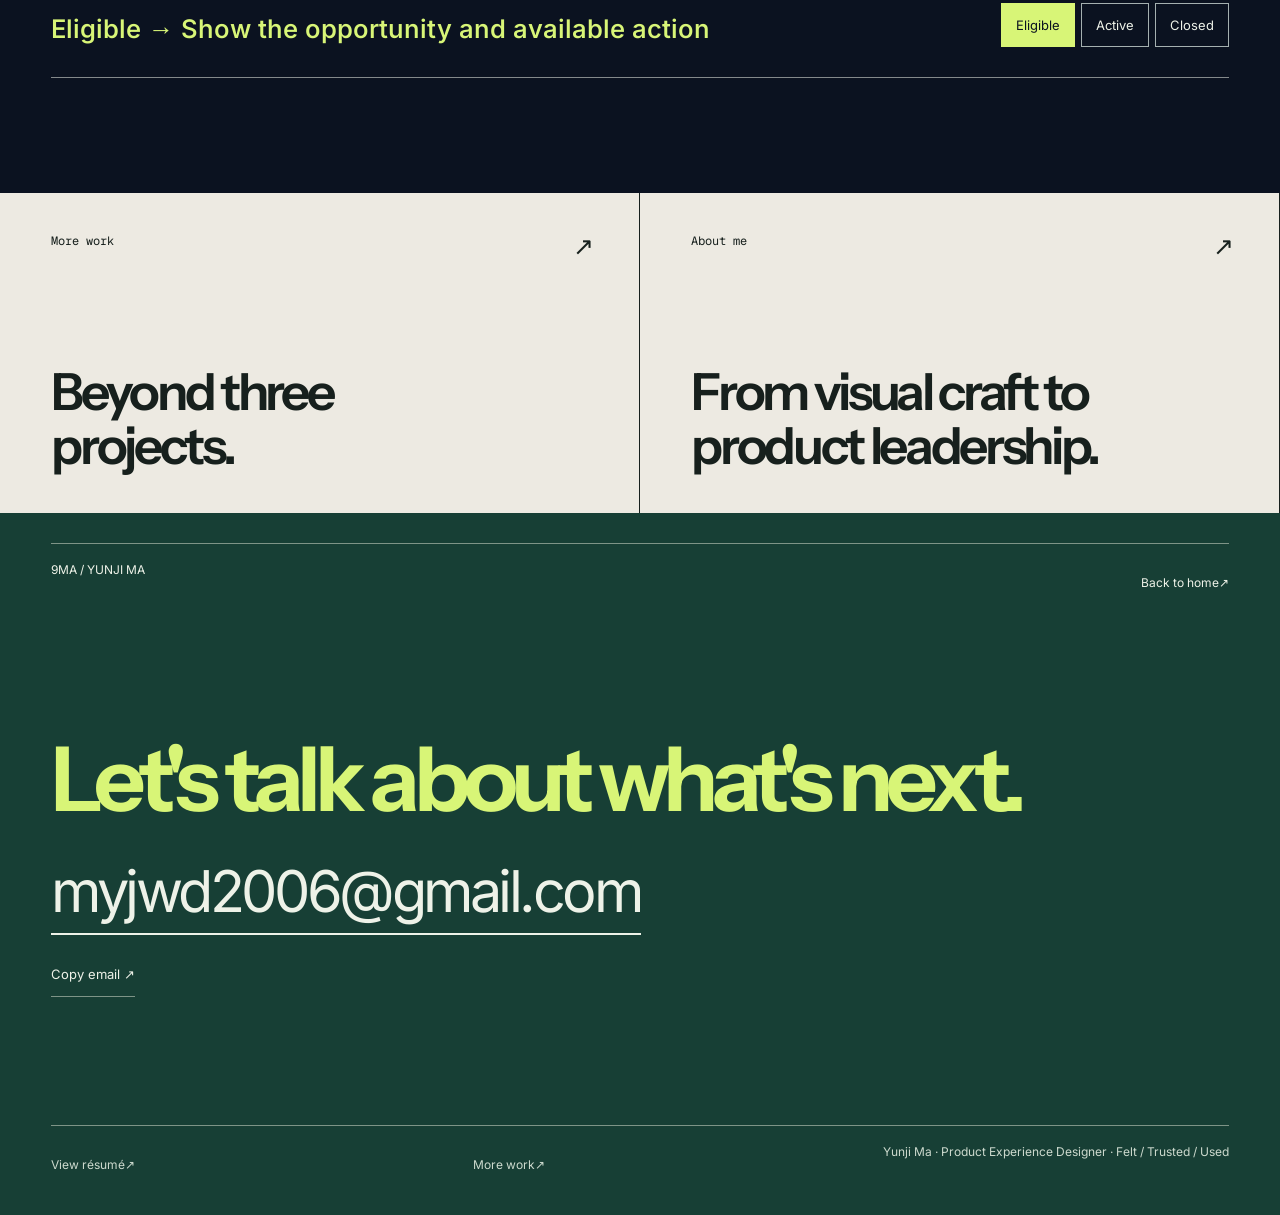
<file: next/index.html>
<!DOCTYPE html><html lang="en" dir="ltr" data-site-locale="en"> <head><meta charset="UTF-8"><meta name="viewport" content="width=device-width, initial-scale=1"><meta name="theme-color" content="#f0eee7"><link rel="icon" type="image/svg+xml" href="/next/favicon.svg"><meta name="description" content="Product experience design across visual craft, interaction, product judgment, and real product work."><meta property="og:title" content="Yunji Ma — Product Experience Designer"><meta property="og:description" content="Product experience design across visual craft, interaction, product judgment, and real product work."><meta property="og:type" content="website"><title>Yunji Ma — Product Experience Designer</title><link rel="stylesheet" href="/next/_astro/SiteLayout.DhiUKuHK.css"><link rel="stylesheet" href="/next/_astro/index.rNgdUrL6.css"></head> <body class="page page--home theme--home" data-route="home"> <a class="skip-link" href="#main-content">Skip to content</a> <header class="site-nav" data-nav> <div class="nav-inner"> <a class="nav-brand" href="/next/" aria-label="9MA · Yunji Ma"><strong>9MA</strong><span data-recon-label data-recon-en="Yunji Ma" data-recon-cn="马云骥">Yunji Ma</span></a> <nav class="nav-links" aria-label="Primary navigation"> <a href="/next/" class="is-active" aria-current="page" data-i18n="common.nav.work"> Work </a><a href="/next/archive" data-i18n="common.nav.archive"> Archive </a><a href="/next/about" data-i18n="common.nav.about"> About </a><a href="/next/#contact" data-i18n="common.nav.contact"> Contact </a> </nav> <div class="nav-tools"> <div class="locale-switch" role="group" aria-label="Language" data-i18n-aria-label="common.actions.language"> <button type="button" data-locale="en" aria-pressed="true" aria-label="EN · Switch to English" data-i18n-aria-label="common.actions.switchToEnglish">EN</button> <span aria-hidden="true">/</span> <button type="button" data-locale="cn" aria-pressed="false" aria-label="CN · Switch to Chinese" data-i18n-aria-label="common.actions.switchToChinese">CN</button> </div> <button class="menu-toggle" type="button" aria-expanded="false" aria-controls="mobile-menu" aria-label="Open menu" data-menu-toggle data-i18n-aria-label="common.actions.openMenu"> <span></span><span></span> </button> </div> </div> <div class="mobile-menu" id="mobile-menu" hidden data-mobile-menu> <nav aria-label="Mobile navigation"> <a href="/next/" data-i18n="common.nav.work">Work</a><a href="/next/archive" data-i18n="common.nav.archive">Archive</a><a href="/next/about" data-i18n="common.nav.about">About</a><a href="/next/#contact" data-i18n="common.nav.contact">Contact</a> </nav> </div> </header> <main id="main-content">  <section class="studio-hero" id="top" aria-labelledby="home-title"> <div class="studio-hero__intro"> <p class="studio-kicker" data-recon-label data-recon-cn="马云骥 / 产品体验与设计领导" data-recon-en="Yunji Ma / Product experience &amp; design leadership">马云骥 / 产品体验与设计领导</p> <h1 id="home-title" data-recon-label data-recon-cn="我设计产品，也设计让产品成立的工作方式。" data-recon-en="I design products, and the way teams make them work.">我设计产品，也设计让产品成立的工作方式。</h1> <div class="studio-hero__bottom"><p data-recon-label data-recon-cn="从高风险资金任务，到数据生产，再到高速发布的产品。三件作品，各有自己的问题、语言和做法。" data-recon-en="From high-stakes money movement to data production and fast launches. Three projects, each with its own problem, language and method.">从高风险资金任务，到数据生产，再到高速发布的产品。三件作品，各有自己的问题、语言和做法。</p><a href="#selected-work" data-recon-label data-recon-cn="探索作品" data-recon-en="Explore the work">探索作品 <span aria-hidden="true">↓</span></a></div> </div> <div class="studio-hero__index" id="selected-work"> <div class="studio-hero__index-top"><span data-recon-label data-recon-cn="精选案例" data-recon-en="Selected cases">精选案例</span><span>01 — 03</span></div> <div class="studio-hero__selector" role="group" aria-label="选择要预览的案例" data-recon-aria-label data-recon-aria-label-cn="选择要预览的案例" data-recon-aria-label-en="Select a case preview"> <button type="button" data-studio-select="maro" aria-pressed="true"><span>01</span><strong>Maro</strong><small data-recon-label data-recon-cn="把复杂工作交给合适的人与系统" data-recon-en="Give complex work to the right people and systems">把复杂工作交给合适的人与系统</small><i aria-hidden="true">↗</i></button><button type="button" data-studio-select="osl" aria-pressed="false"><span>02</span><strong>OSL</strong><small data-recon-label data-recon-cn="让一笔资金始终可追踪" data-recon-en="Keep one money movement traceable">让一笔资金始终可追踪</small><i aria-hidden="true">↗</i></button><button type="button" data-studio-select="stablehub" aria-pressed="false"><span>03</span><strong>StableHub</strong><small data-recon-label data-recon-cn="让高速发布拥有共同的当前版本" data-recon-en="Give a fast launch one reviewable version">让高速发布拥有共同的当前版本</small><i aria-hidden="true">↗</i></button> </div> <p class="studio-hero__footnote" data-recon-label data-recon-cn="预览用于选案；每篇案例有独立的视觉与交互。" data-recon-en="Preview a case here. Each story has its own visual and interactive language.">预览用于选案；每篇案例有独立的视觉与交互。</p> </div> <div class="studio-hero__stage" data-studio-stage data-active="maro" aria-live="polite"> <article class="stage-panel stage-panel--maro" data-studio-panel="maro"><img src="/next/images/redesign/maro-road.webp" width="1920" height="1080" fetchpriority="high" alt="Maro 案例使用的许可道路场景"><span class="stage-panel__target" aria-hidden="true"></span><div class="stage-panel__information"><span>Maro / 01</span><b data-recon-label data-recon-cn="真实世界 → 可完成的任务" data-recon-en="Real world → workable task">真实世界 → 可完成的任务</b></div></article> <article class="stage-panel stage-panel--osl" data-studio-panel="osl" hidden><div class="stage-osl__top"><span>OSL / VND</span><span>ORDER / 0184</span></div><p data-recon-label data-recon-cn="同一笔交易" data-recon-en="One continuous order">同一笔交易</p><strong>1,840,000 <em>VND</em></strong><dl><div><dt data-recon-label data-recon-cn="卖出" data-recon-en="Sell">卖出</dt><dd>100.00 USDT</dd></div><div><dt data-recon-label data-recon-cn="到账" data-recon-en="Destination">到账</dt><dd>Vietcombank ···· 4821</dd></div><div><dt data-recon-label data-recon-cn="报价窗口" data-recon-en="Quote window">报价窗口</dt><dd>00:47</dd></div></dl><small data-recon-label data-recon-cn="作品集重构 · 数值为合成示例" data-recon-en="Portfolio reconstruction · synthetic values">作品集重构 · 数值为合成示例</small></article> <article class="stage-panel stage-panel--stablehub" data-studio-panel="stablehub" hidden><div class="stage-stable__overline">STABLEHUB / EARN CARNIVAL</div><p data-recon-label data-recon-cn="让活动的下一步，随真实状态而变。" data-recon-en="A campaign whose next action follows the real state.">让活动的下一步，随真实状态而变。</p><img src="/next/images/redesign/stablehub-surface.png" width="1600" height="1000" loading="lazy" decoding="async" alt="StableHub 活动产品界面的作品集重构"><span data-recon-label data-recon-cn="作品集重构 · 界面数值为合成示例" data-recon-en="Portfolio reconstruction · synthetic interface values">作品集重构 · 界面数值为合成示例</span></article> <a class="studio-hero__stage-link" href="/next/work/maro/" data-studio-link><span data-recon-label data-recon-cn="进入案例" data-recon-en="Open case">进入案例</span><span aria-hidden="true">↗</span></a> </div> </section> <section class="feature feature--maro" id="maro" aria-labelledby="maro-title"> <div class="feature__head"><span>01 / MARO</span><span data-recon-label data-recon-cn="数据生产 / 人与系统的分工" data-recon-en="Data production / People and systems">数据生产 / 人与系统的分工</span></div> <div class="maro-feature__world"><img src="/next/images/redesign/maro-road.webp" width="1920" height="1080" loading="lazy" decoding="async" alt="Maro 案例使用的许可道路场景"><span class="maro-feature__frame" aria-hidden="true"></span><span class="maro-feature__world-label">FIELD / 019</span></div> <div class="maro-feature__story"><div><span class="feature__eyebrow" data-recon-label data-recon-cn="从道路现场，到人的手里" data-recon-en="From the road to a person's hand">从道路现场，到人的手里</span><h2 id="maro-title" data-recon-label data-recon-cn="复杂度，不必都由人承担。" data-recon-en="Complexity does not all belong to people.">复杂度，不必都由人承担。</h2></div><div><p data-recon-label data-recon-cn="客户描述结果，团队准备和验证，WorkBox 把可以由普通人完成的判断变成明确任务。三波输入最后合成一份可交付的数据。" data-recon-en="The customer defines the outcome. The team prepares and verifies the work. WorkBox turns human judgment into clear tasks. Three waves become one deliverable result.">客户描述结果，团队准备和验证，WorkBox 把可以由普通人完成的判断变成明确任务。三波输入最后合成一份可交付的数据。</p><a href="/next/work/maro/" data-recon-label data-recon-cn="进入 Maro 案例" data-recon-en="Explore Maro">进入 Maro 案例 <span aria-hidden="true">↗</span></a></div></div> <div class="maro-feature__sequence"><span data-recon-label data-recon-cn="客户结果" data-recon-en="Customer outcome">客户结果</span><span data-recon-label data-recon-cn="有边界的手机任务" data-recon-en="Bounded mobile tasks">有边界的手机任务</span><span data-recon-label data-recon-cn="验证与交付" data-recon-en="Verification and delivery">验证与交付</span></div> </section> <section class="feature feature--osl" id="osl" aria-labelledby="osl-title"> <div class="feature__head"><span>02 / OSL</span><span data-recon-label data-recon-cn="本地出金 / 高风险精度" data-recon-en="Local withdrawal / High-stakes precision">本地出金 / 高风险精度</span></div> <div class="osl-feature__top"><span class="feature__eyebrow" data-recon-label data-recon-cn="一笔钱的完整上下文" data-recon-en="The full context of one transfer">一笔钱的完整上下文</span><h2 id="osl-title" data-recon-label data-recon-cn="确认以后，故事不能断。" data-recon-en="The story cannot break after confirmation.">确认以后，故事不能断。</h2></div> <div class="osl-feature__ledger"><div class="osl-feature__amount"><span>ORDER / VND</span><strong>1,840,000 <em>VND</em></strong><small>100.00 USDT → Vietcombank ···· 4821</small></div><ol><li><b>01</b><span data-recon-label data-recon-cn="报价与收款对象" data-recon-en="Quote and destination">报价与收款对象</span></li><li><b>02</b><span data-recon-label data-recon-cn="确认与处理中" data-recon-en="Confirmation and processing">确认与处理中</span></li><li><b>03</b><span data-recon-label data-recon-cn="结果与失败恢复" data-recon-en="Result and recovery">结果与失败恢复</span></li></ol></div> <div class="osl-feature__end"><p data-recon-label data-recon-cn="VND / VietQR 的交付范围始终明确。它暴露的资金入口问题，则进入后续研究和产品讨论。" data-recon-en="The VND / VietQR delivery stayed bounded. The fragmented entry it exposed informed later research and product discussion.">VND / VietQR 的交付范围始终明确。它暴露的资金入口问题，则进入后续研究和产品讨论。</p><a href="/next/work/osl/" data-recon-label data-recon-cn="进入 OSL 案例" data-recon-en="Explore OSL">进入 OSL 案例 <span aria-hidden="true">↗</span></a></div><small class="feature__disclosure" data-recon-label data-recon-cn="金额与账户为作品集重构中的合成示例。" data-recon-en="Amount and account are synthetic examples in the portfolio reconstruction.">金额与账户为作品集重构中的合成示例。</small> </section> <section class="feature feature--stable" id="stablehub" aria-labelledby="stable-title" data-studio-state="eligible"> <div class="feature__head"><span>03 / STABLEHUB</span><span data-recon-label data-recon-cn="高速发布 / 可评审的当前版本" data-recon-en="Fast launch / A reviewable current version">高速发布 / 可评审的当前版本</span></div> <div class="stable-feature__layout"><div class="stable-feature__copy"><span class="feature__eyebrow" data-recon-label data-recon-cn="把活动中的分歧放回产品" data-recon-en="Put campaign decisions back into the product">把活动中的分歧放回产品</span><h2 id="stable-title" data-recon-label data-recon-cn="先对齐现在，才能决定下一步。" data-recon-en="Align the present. Then choose the next step.">先对齐现在，才能决定下一步。</h2><p data-recon-label data-recon-cn="设计把资格、奖励、行动路径和解释变成可共同检查的界面条件；发布决定仍由团队共同承担。" data-recon-en="Design made eligibility, rewards, routes and explanations inspectable in the interface. Release decisions remained shared across the team.">设计把资格、奖励、行动路径和解释变成可共同检查的界面条件；发布决定仍由团队共同承担。</p><a href="/next/work/stablehub/" data-recon-label data-recon-cn="进入 StableHub 案例" data-recon-en="Explore StableHub">进入 StableHub 案例 <span aria-hidden="true">↗</span></a></div><div class="stable-feature__visual"><img src="/next/images/redesign/stablehub-surface.png" width="1600" height="1000" loading="lazy" decoding="async" alt="StableHub 活动界面的作品集重构"><span data-recon-label data-recon-cn="产品界面重构 · 合成数值" data-recon-en="Product reconstruction · synthetic values">产品界面重构 · 合成数值</span></div></div> <div class="stable-feature__states"><div><span data-recon-label data-recon-cn="体验状态示意" data-recon-en="Experience state study">体验状态示意</span><strong data-studio-state-line data-recon-label data-recon-cn="符合资格 → 说明机会与可执行的动作" data-recon-en="Eligible → Show the opportunity and available action">符合资格 → 说明机会与可执行的动作</strong></div><div role="group" aria-label="切换活动状态" data-recon-aria-label data-recon-aria-label-cn="切换活动状态" data-recon-aria-label-en="Switch campaign state"><button type="button" data-studio-state-button="eligible" aria-pressed="true" data-recon-label data-recon-cn="符合资格" data-recon-en="Eligible">符合资格</button><button type="button" data-studio-state-button="active" aria-pressed="false" data-recon-label data-recon-cn="已激活" data-recon-en="Active">已激活</button><button type="button" data-studio-state-button="closed" aria-pressed="false" data-recon-label data-recon-cn="活动结束" data-recon-en="Closed">活动结束</button></div></div> </section> <section class="studio-outro" aria-label="更多作品与关于我"><a href="/next/archive/"><span data-recon-label data-recon-cn="更多作品" data-recon-en="More work">更多作品</span><strong data-recon-label data-recon-cn="不止三种题目。" data-recon-en="Beyond three projects.">不止三种题目。</strong><i aria-hidden="true">↗</i></a><a href="/next/about/"><span data-recon-label data-recon-cn="关于我" data-recon-en="About me">关于我</span><strong data-recon-label data-recon-cn="从视觉工艺到产品领导。" data-recon-en="From visual craft to product leadership.">从视觉工艺到产品领导。</strong><i aria-hidden="true">↗</i></a></section> <script type="module">var e={maro:`/next/work/maro/`,osl:`/next/work/osl/`,stablehub:`/next/work/stablehub/`},t=[...document.querySelectorAll(`[data-studio-select]`)],n=[...document.querySelectorAll(`[data-studio-panel]`)],r=document.querySelector(`[data-studio-stage]`),i=document.querySelector(`[data-studio-link]`),a=`maro`;function o(){return document.documentElement.dataset.siteLocale===`en`?`en`:`cn`}function s(t){return`${e[t]}?lang=${t===`maro`&&o()===`cn`?`zh`:o()}`}function c(e){a=e,r&&(r.dataset.active=e),t.forEach(t=>t.setAttribute(`aria-pressed`,String(t.dataset.studioSelect===e))),n.forEach(t=>{t.hidden=t.dataset.studioPanel!==e}),i&&(i.href=s(e))}t.forEach(e=>{e.addEventListener(`click`,()=>c(e.dataset.studioSelect)),matchMedia(`(hover:hover) and (pointer:fine)`).matches&&e.addEventListener(`mouseenter`,()=>c(e.dataset.studioSelect))});var l=document.querySelector(`[data-studio-state]`),u=document.querySelector(`[data-studio-state-line]`),d=[...document.querySelectorAll(`[data-studio-state-button]`)],f={eligible:{cn:`符合资格 → 说明机会与可执行的动作`,en:`Eligible → Show the opportunity and available action`},active:{cn:`已激活 → 显示进度、奖励与继续路径`,en:`Active → Show progress, rewards and the route forward`},closed:{cn:`活动结束 → 保留结果与下一步说明`,en:`Closed → Keep the outcome and next-step explanation`}},p=`eligible`;function m(e){p=e,l&&(l.dataset.studioState=e),d.forEach(t=>t.setAttribute(`aria-pressed`,String(t.dataset.studioStateButton===e))),u&&(u.dataset.reconCn=f[e].cn,u.dataset.reconEn=f[e].en,u.textContent=f[e][o()])}d.forEach(e=>e.addEventListener(`click`,()=>m(e.dataset.studioStateButton))),new MutationObserver(()=>{c(a),m(p)}).observe(document.documentElement,{attributes:!0,attributeFilter:[`data-site-locale`]}),c(a),m(p);</script> </main> <footer class="site-footer" id="contact"> <div class="site-footer__top"><span>9MA / YUNJI MA</span><a href="/next/#top" data-recon-label data-recon-cn="回到首页" data-recon-en="Back to home">Back to home <span aria-hidden="true">↗</span></a></div> <div class="site-footer__main"><p data-recon-label data-recon-cn="接下来，聊聊你的难题。" data-recon-en="Let's talk about what's next.">Let's talk about what's next.</p><div class="contact-content"><a href="mailto:myjwd2006@gmail.com" data-contact-email>myjwd2006@gmail.com</a><div class="site-footer__copy"><button type="button" data-copy-email data-copy-default-cn="复制邮箱" data-copy-default-en="Copy email" data-copy-success-cn="邮箱已复制" data-copy-success-en="Email copied" data-copy-failure-cn="复制失败，请手动复制" data-copy-failure-en="Copy failed; please copy manually" data-recon-label data-recon-cn="复制邮箱" data-recon-en="Copy email">Copy email <span aria-hidden="true">↗</span></button><span data-copy-status role="status" aria-live="polite"></span></div></div></div> <div class="site-footer__bottom"><a href="/next/resume/Yunji-Ma-Resume.pdf" target="_blank" rel="noreferrer" data-resume-link data-recon-label data-recon-cn="查看简历" data-recon-en="View résumé">View résumé <span aria-hidden="true">↗</span></a><a href="/next/archive/" data-recon-label data-recon-cn="更多作品" data-recon-en="More work">More work <span aria-hidden="true">↗</span></a><span data-i18n="home.contact.footer">Yunji Ma · Product Experience Designer · Felt / Trusted / Used</span></div> </footer> <script type="module" src="/next/_astro/SiteLayout.astro_astro_type_script_index_0_lang.DDZ-m3hX.js"></script></body> </html>
</file>
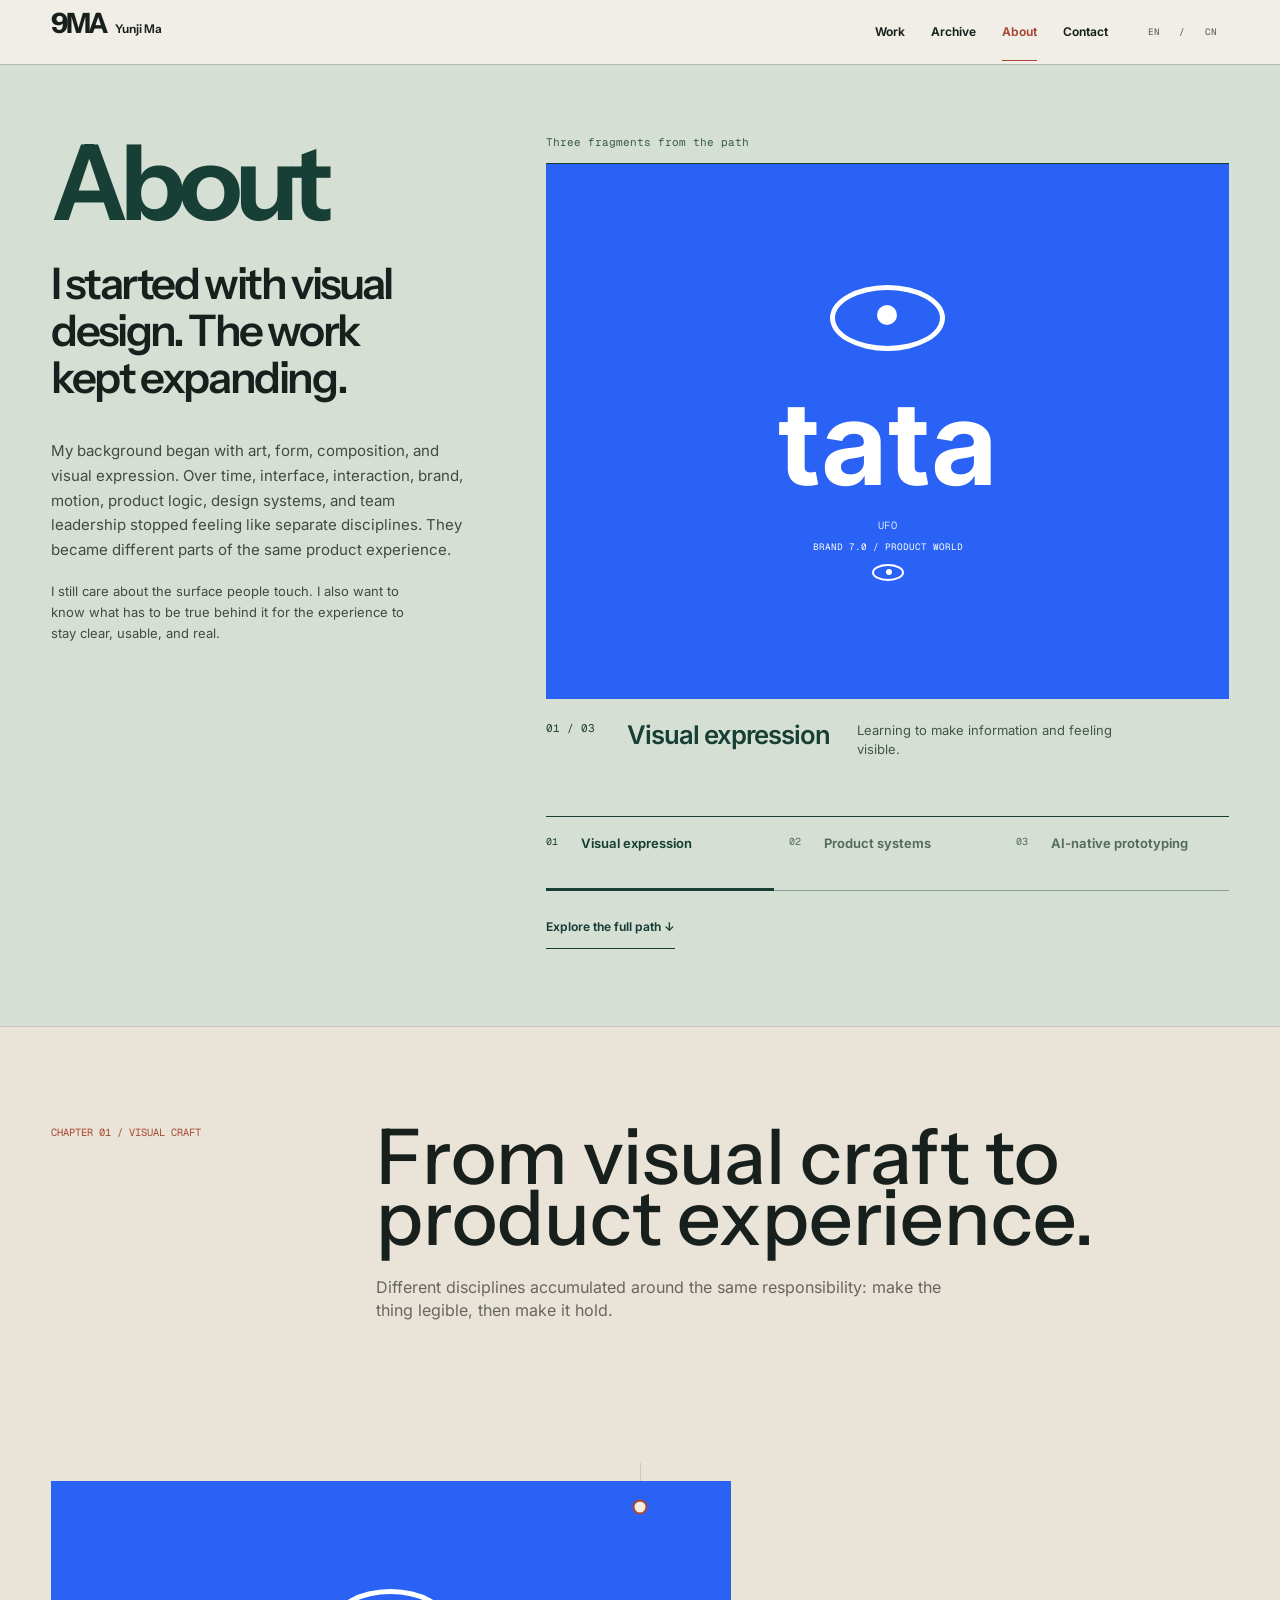
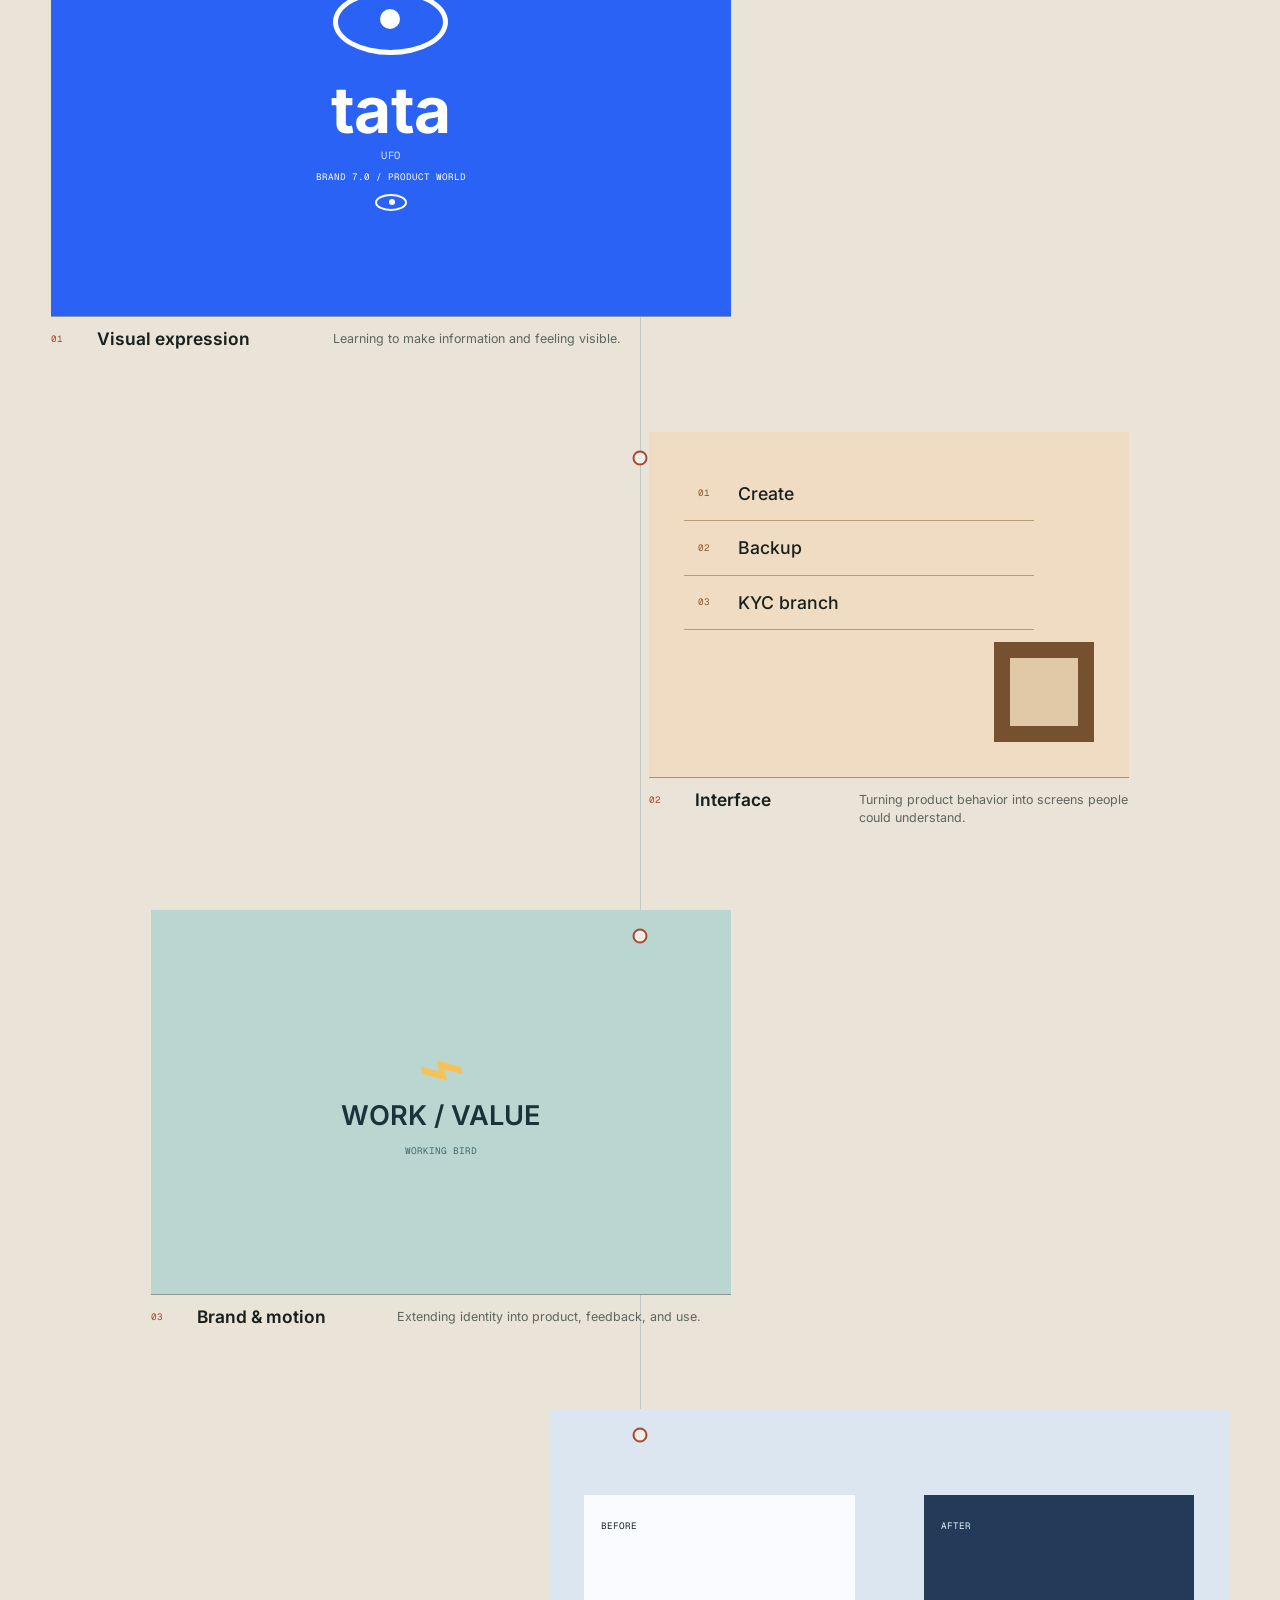
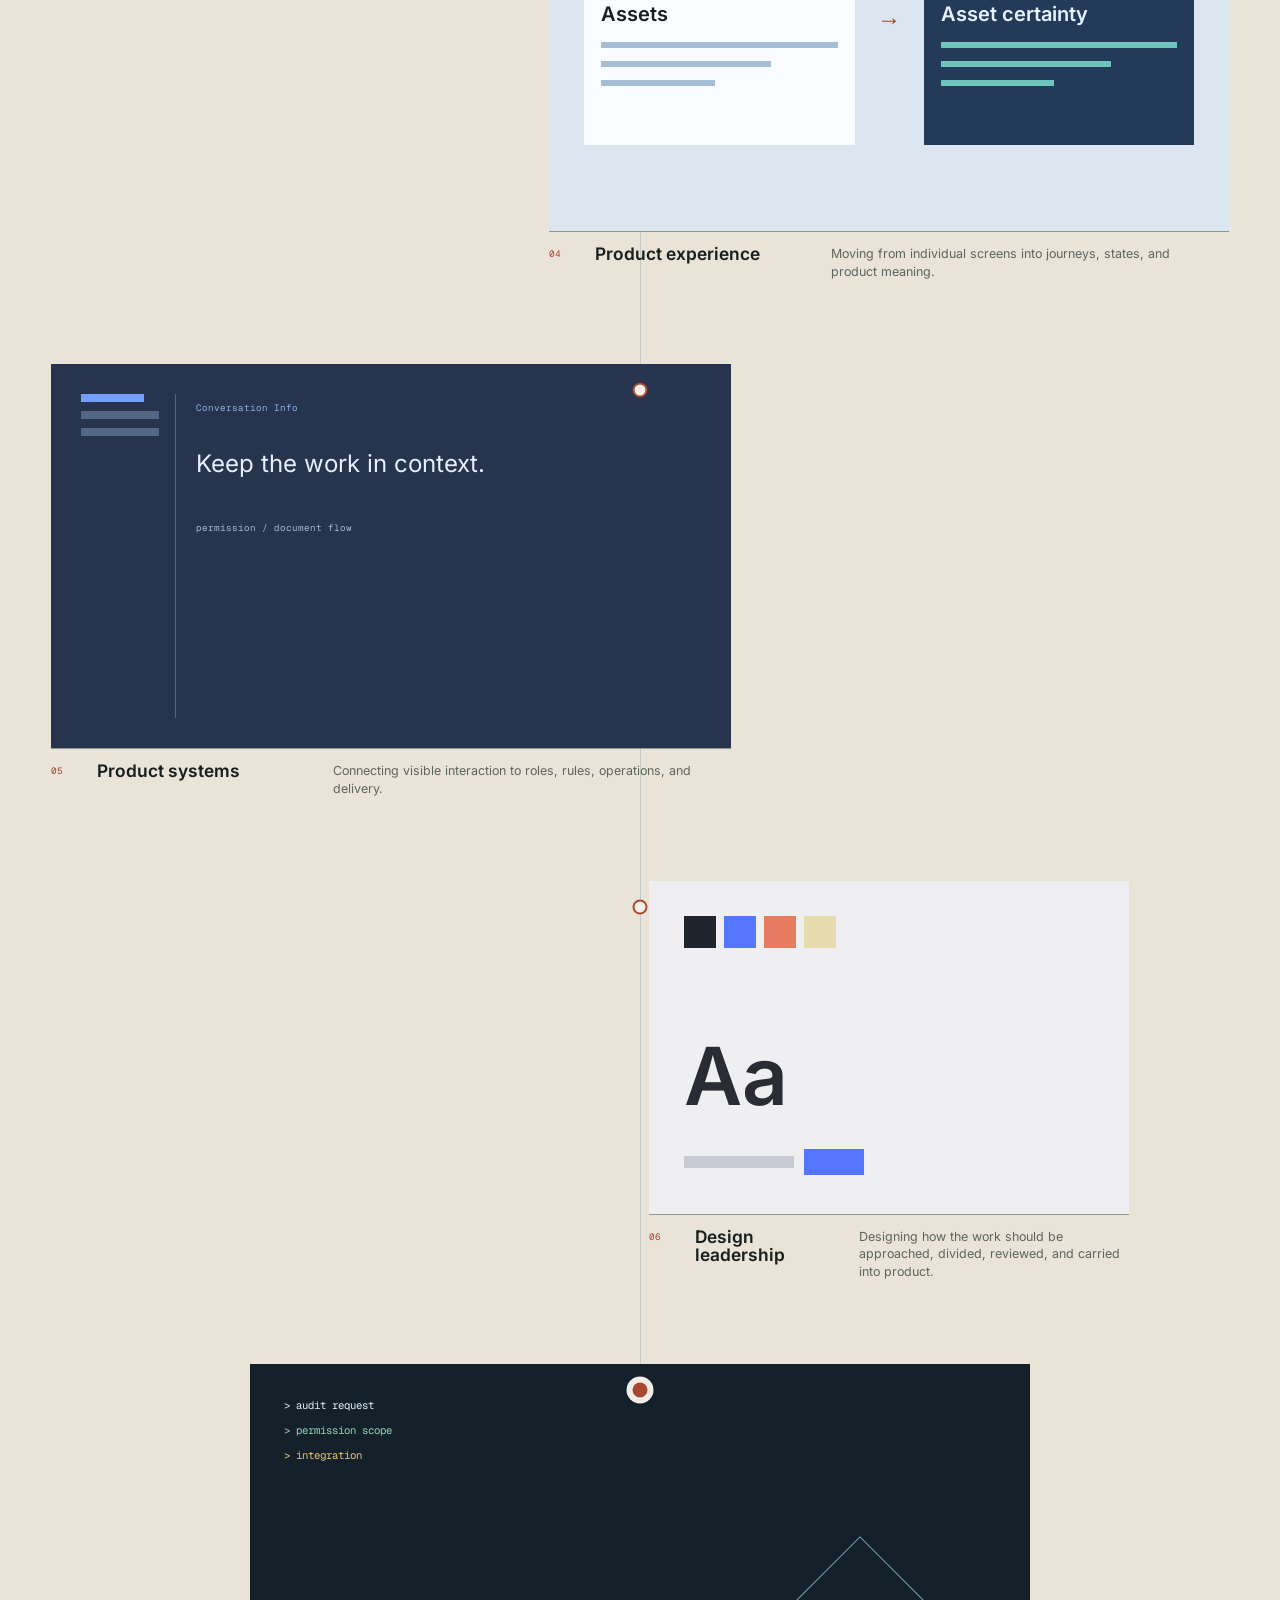
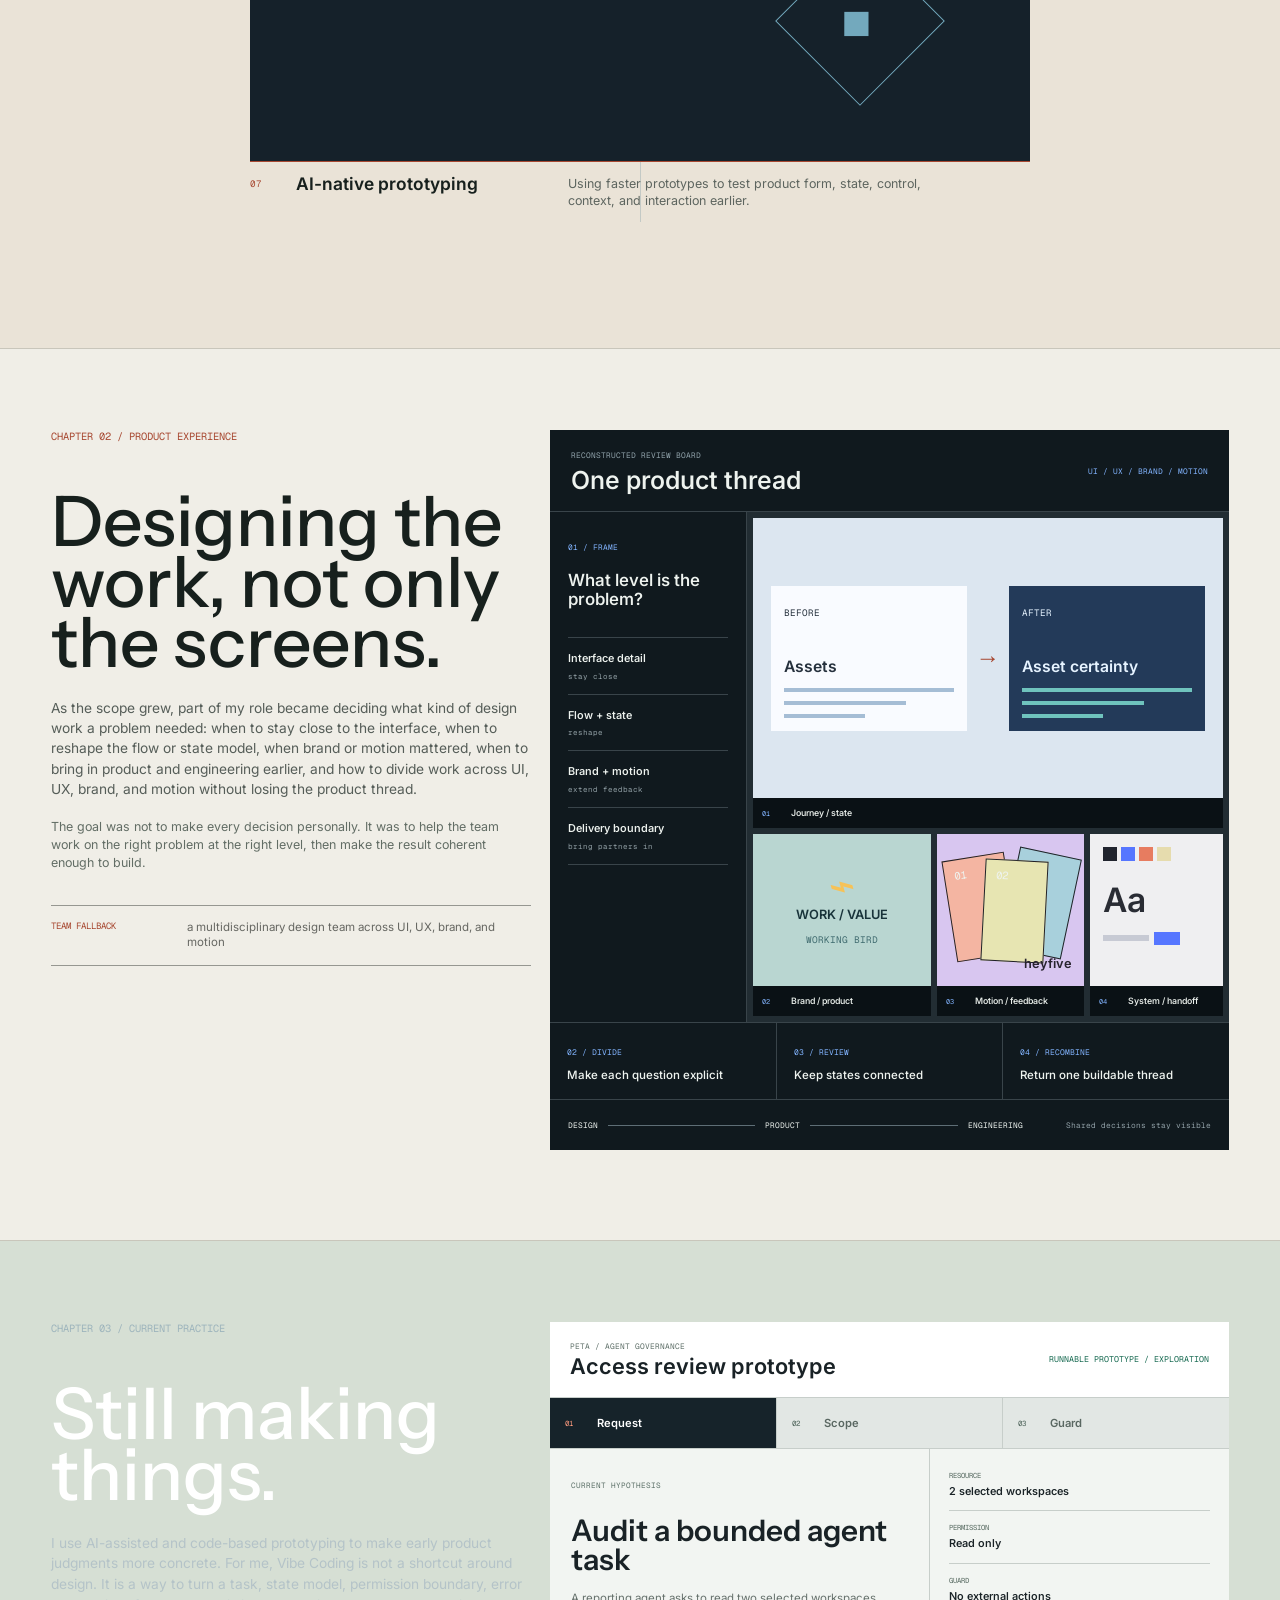
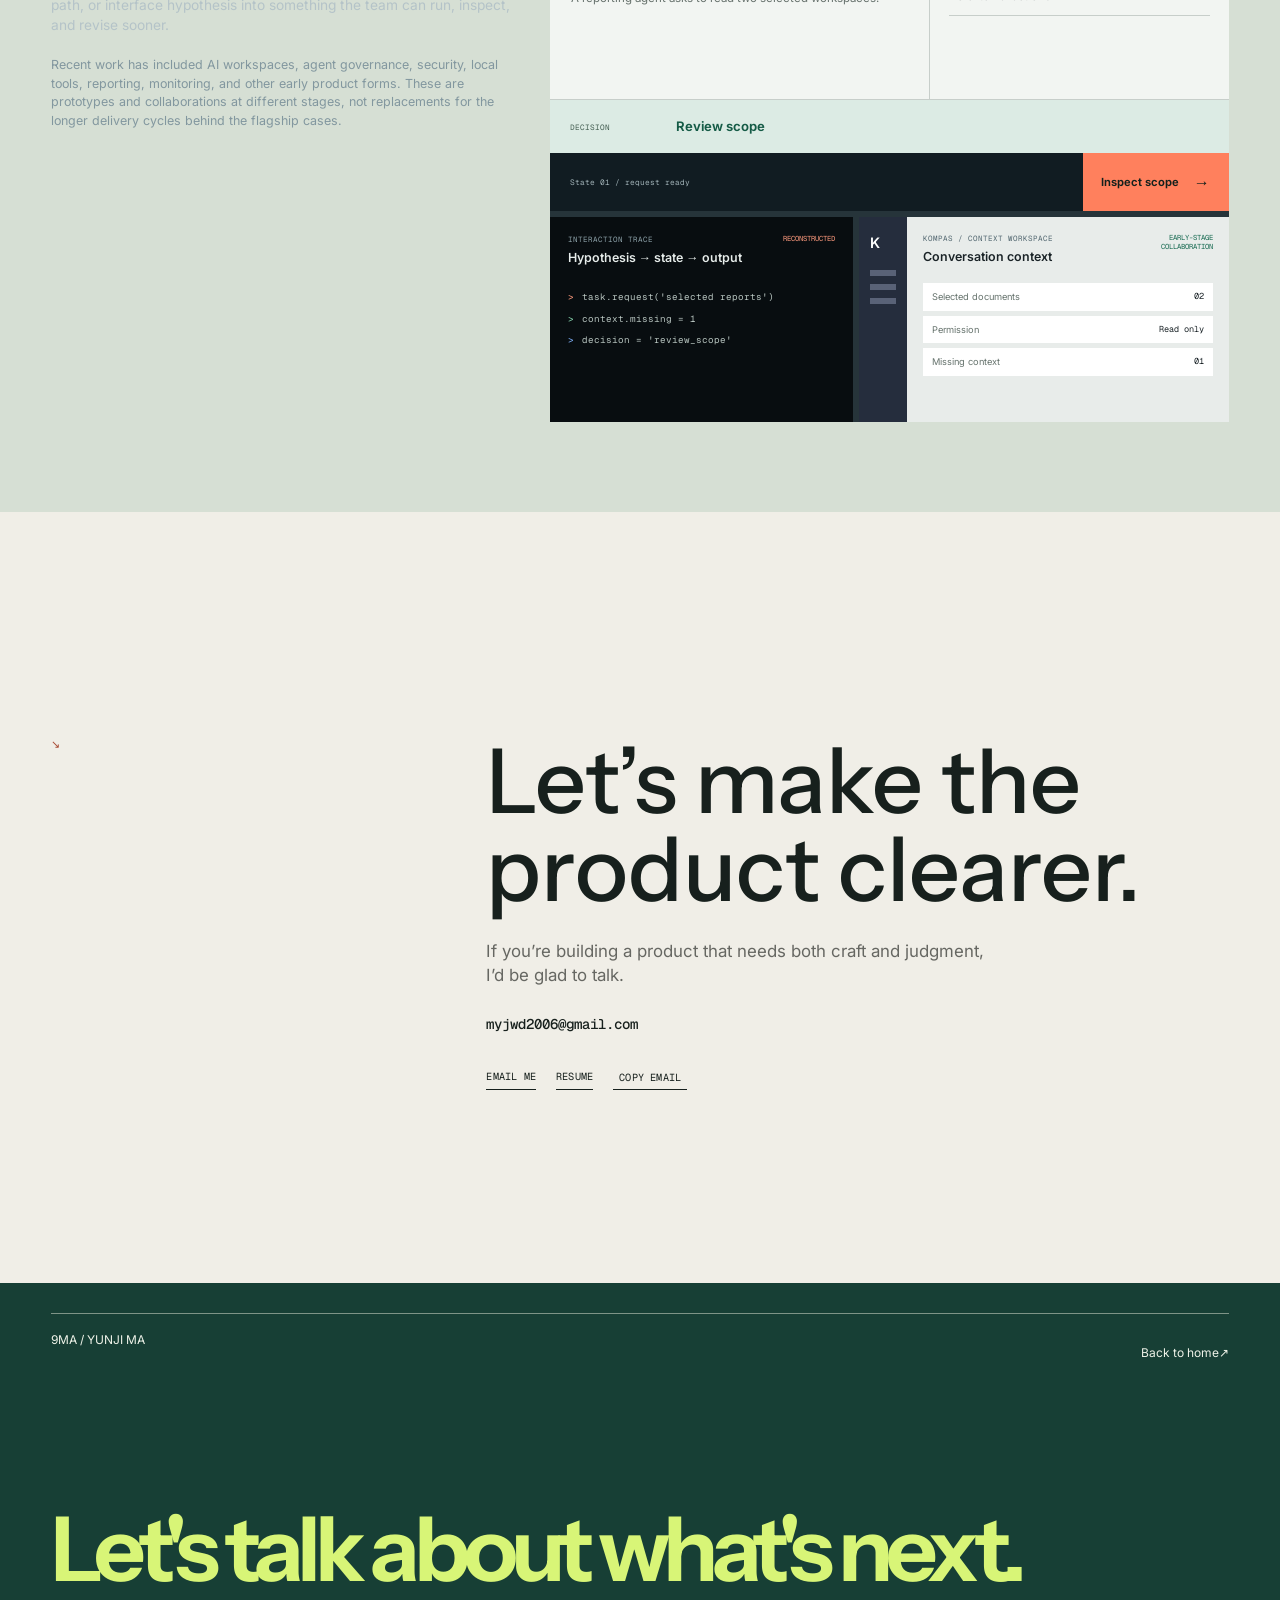
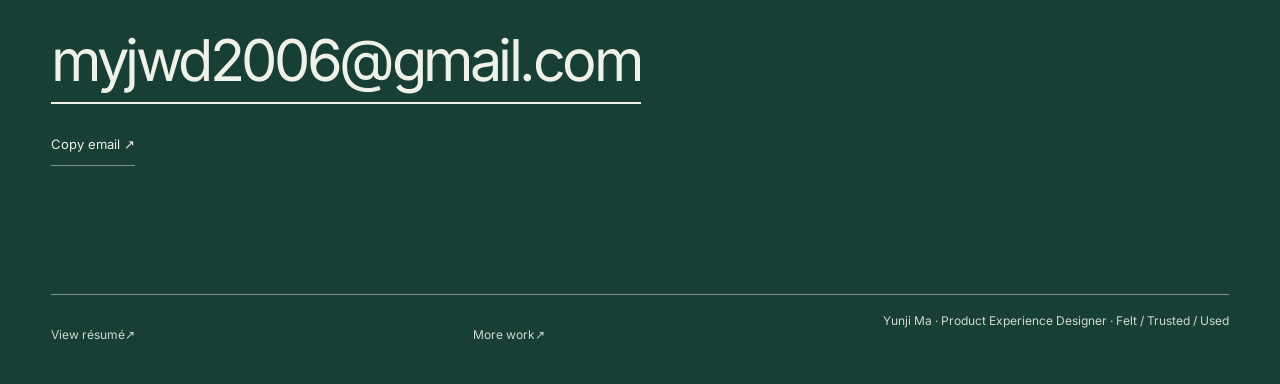
<file: next/about/index.html>
<!DOCTYPE html><html lang="en" dir="ltr" data-site-locale="en"> <head><meta charset="UTF-8"><meta name="viewport" content="width=device-width, initial-scale=1"><meta name="theme-color" content="#f0eee7"><link rel="icon" type="image/svg+xml" href="/next/favicon.svg"><meta name="description" content="From visual design to product experience, design leadership, and AI-assisted prototyping."><meta property="og:title" content="About — Yunji Ma"><meta property="og:description" content="From visual design to product experience, design leadership, and AI-assisted prototyping."><meta property="og:type" content="website"><title>About — Yunji Ma</title><link rel="stylesheet" href="/next/_astro/SiteLayout.DhiUKuHK.css"><link rel="stylesheet" href="/next/_astro/about.D8elxhGD.css"></head> <body class="page page--about theme--about" data-route="about"> <a class="skip-link" href="#main-content">Skip to content</a> <header class="site-nav" data-nav> <div class="nav-inner"> <a class="nav-brand" href="/next/" aria-label="9MA · Yunji Ma"><strong>9MA</strong><span data-recon-label data-recon-en="Yunji Ma" data-recon-cn="马云骥">Yunji Ma</span></a> <nav class="nav-links" aria-label="Primary navigation"> <a href="/next/" data-i18n="common.nav.work"> Work </a><a href="/next/archive" data-i18n="common.nav.archive"> Archive </a><a href="/next/about" class="is-active" aria-current="page" data-i18n="common.nav.about"> About </a><a href="/next/#contact" data-i18n="common.nav.contact"> Contact </a> </nav> <div class="nav-tools"> <div class="locale-switch" role="group" aria-label="Language" data-i18n-aria-label="common.actions.language"> <button type="button" data-locale="en" aria-pressed="true" aria-label="EN · Switch to English" data-i18n-aria-label="common.actions.switchToEnglish">EN</button> <span aria-hidden="true">/</span> <button type="button" data-locale="cn" aria-pressed="false" aria-label="CN · Switch to Chinese" data-i18n-aria-label="common.actions.switchToChinese">CN</button> </div> <button class="menu-toggle" type="button" aria-expanded="false" aria-controls="mobile-menu" aria-label="Open menu" data-menu-toggle data-i18n-aria-label="common.actions.openMenu"> <span></span><span></span> </button> </div> </div> <div class="mobile-menu" id="mobile-menu" hidden data-mobile-menu> <nav aria-label="Mobile navigation"> <a href="/next/" data-i18n="common.nav.work">Work</a><a href="/next/archive" data-i18n="common.nav.archive">Archive</a><a href="/next/about" data-i18n="common.nav.about">About</a><a href="/next/#contact" data-i18n="common.nav.contact">Contact</a> </nav> </div> </header> <main id="main-content">  <header class="about-opening about-opening--evidence"> <div class="about-opening-title"> <h1 data-i18n="about.opening.title"><span class data-i18n="about.opening.title">About</span></h1> </div> <div class="about-opening-copy"> <h2 data-i18n="about.opening.headline">I started with visual design. The work kept expanding.</h2> <p data-i18n="about.opening.body">My background began with art, form, composition, and visual expression. Over time, interface, interaction, brand, motion, product logic, design systems, and team leadership stopped feeling like separate disciplines. They became different parts of the same product experience.</p> <p data-i18n="about.opening.secondary">I still care about the surface people touch. I also want to know what has to be true behind it for the experience to stay clear, usable, and real.</p> </div> <div class="about-evidence-gallery" data-about-evidence-gallery> <span class="about-evidence-gallery__label" id="about-gallery-label" data-recon-label data-recon-en="Three fragments from the path" data-recon-cn="沿途的三个作品片段">Three fragments from the path</span> <div class="about-evidence-gallery__stage" aria-labelledby="about-gallery-label"> <figure class="about-evidence-gallery__slide" id="about-opening-phase-1" data-about-evidence-slide> <div class="about-evidence-gallery__visual" aria-hidden="true"><div class="archive-visual archive-visual--tata"><div class="tata-sun"></div><div class="tata-wordmark">tata<span>UFO</span></div><div class="tata-caption">brand 7.0 / product world</div><div class="tata-eye"></div></div>         </div> <figcaption> <span>01 / 03</span> <strong data-i18n="about.path.nodes.0.title">Visual expression</strong> <p data-i18n="about.path.nodes.0.line">Learning to make information and feeling visible.</p> </figcaption> </figure><figure class="about-evidence-gallery__slide" id="about-opening-phase-2" data-about-evidence-slide hidden> <div class="about-evidence-gallery__visual" aria-hidden="true">        <div class="archive-visual archive-visual--kompas"><aside><i></i><i></i><i></i></aside><div><span>Conversation Info</span><p>Keep the work in context.</p><b>permission / document flow</b></div></div> </div> <figcaption> <span>02 / 03</span> <strong data-i18n="about.path.nodes.4.title">Product systems</strong> <p data-i18n="about.path.nodes.4.line">Connecting visible interaction to roles, rules, operations, and delivery.</p> </figcaption> </figure><figure class="about-evidence-gallery__slide" id="about-opening-phase-3" data-about-evidence-slide hidden> <div class="about-evidence-gallery__visual" aria-hidden="true">         <div class="archive-visual archive-visual--peta"><div class="peta-code"><span>&gt; audit request</span><span>&gt; permission scope</span><span>&gt; integration</span></div><div class="peta-shield">◆</div></div></div> <figcaption> <span>03 / 03</span> <strong data-i18n="about.path.nodes.6.title">AI-native prototyping</strong> <p data-i18n="about.path.nodes.6.line">Using faster prototypes to test product form, state, control, context, and interaction earlier.</p> </figcaption> </figure> </div> <div class="about-evidence-gallery__controls" role="group" aria-labelledby="about-gallery-label"> <button type="button" data-about-evidence-control aria-controls="about-opening-phase-1" aria-pressed="true" disabled> <span>01</span> <strong data-i18n="about.path.nodes.0.title">Visual expression</strong> </button><button type="button" data-about-evidence-control aria-controls="about-opening-phase-2" aria-pressed="false" disabled> <span>02</span> <strong data-i18n="about.path.nodes.4.title">Product systems</strong> </button><button type="button" data-about-evidence-control aria-controls="about-opening-phase-3" aria-pressed="false" disabled> <span>03</span> <strong data-i18n="about.path.nodes.6.title">AI-native prototyping</strong> </button> </div> <a class="about-evidence-gallery__path" href="#about-path-title" data-recon-label data-recon-en="Explore the full path ↓" data-recon-cn="沿完整路径继续阅读 ↓">Explore the full path ↓</a> </div> </header> <section class="about-chapter about-path-chapter" aria-labelledby="about-path-title" data-evidence-id="ABOUT-E01-VISUAL-CRAFT" data-priority="P1"> <div class="about-chapter-label" data-recon-label data-recon-en="Chapter 01 / Visual craft" data-recon-cn="第 01 章 / 视觉工艺">Chapter 01 / Visual craft</div> <div class="about-path-intro"> <h2 id="about-path-title" data-i18n="about.path.headline">From visual craft to product experience.</h2> <p data-recon-label data-recon-en="Different disciplines accumulated around the same responsibility: make the thing legible, then make it hold." data-recon-cn="不同能力最终汇聚到同一个责任：先让事情变得清楚，再让它真正成立。">Different disciplines accumulated around the same responsibility: make the thing legible, then make it hold.</p> </div> <ol class="about-path-sequence" aria-label="Design path" tabindex="0"> <li class="about-path-step about-path-step--expression" data-about-path-step> <figure class="about-path-figure" data-evidence-id="ABOUT-PATH-01" data-priority="P1"> <div class="about-path-media"> <div class="archive-visual archive-visual--tata"><div class="tata-sun"></div><div class="tata-wordmark">tata<span>UFO</span></div><div class="tata-caption">brand 7.0 / product world</div><div class="tata-eye"></div></div>          </div> <figcaption class="about-path-caption"> <span>01</span> <strong data-i18n="about.path.nodes.0.title">Visual expression</strong> <p data-i18n="about.path.nodes.0.line">Learning to make information and feeling visible.</p> </figcaption> </figure> </li><li class="about-path-step about-path-step--interface" data-about-path-step> <figure class="about-path-figure" data-evidence-id="ABOUT-PATH-02" data-priority="P1"> <div class="about-path-media">    <div class="archive-visual archive-visual--acorn"><div class="acorn-step"><span>01</span><b>Create</b></div><div class="acorn-step"><span>02</span><b>Backup</b></div><div class="acorn-step"><span>03</span><b>KYC branch</b></div><div class="acorn-qr"></div></div>       </div> <figcaption class="about-path-caption"> <span>02</span> <strong data-i18n="about.path.nodes.1.title">Interface</strong> <p data-i18n="about.path.nodes.1.line">Turning product behavior into screens people could understand.</p> </figcaption> </figure> </li><li class="about-path-step about-path-step--brand" data-about-path-step> <figure class="about-path-figure" data-evidence-id="ABOUT-PATH-03" data-priority="P1"> <div class="about-path-media">     <div class="archive-visual archive-visual--workbox"><div class="bird-shape">⌁</div><strong>WORK / VALUE</strong><small>Working Bird</small></div>      </div> <figcaption class="about-path-caption"> <span>03</span> <strong data-i18n="about.path.nodes.2.title">Brand &amp; motion</strong> <p data-i18n="about.path.nodes.2.line">Extending identity into product, feedback, and use.</p> </figcaption> </figure> </li><li class="about-path-step about-path-step--experience" data-about-path-step> <figure class="about-path-figure" data-evidence-id="ABOUT-PATH-04" data-priority="P1"> <div class="about-path-media">   <div class="archive-visual archive-visual--tigris"><div class="tigris-panel tigris-panel--before"><span>BEFORE</span><b>Assets</b><i></i><i></i><i></i></div><div class="tigris-arrow">→</div><div class="tigris-panel tigris-panel--after"><span>AFTER</span><b>Asset certainty</b><i></i><i></i><i></i></div></div>        </div> <figcaption class="about-path-caption"> <span>04</span> <strong data-i18n="about.path.nodes.3.title">Product experience</strong> <p data-i18n="about.path.nodes.3.line">Moving from individual screens into journeys, states, and product meaning.</p> </figcaption> </figure> </li><li class="about-path-step about-path-step--systems" data-about-path-step> <figure class="about-path-figure" data-evidence-id="ABOUT-PATH-05" data-priority="P1"> <div class="about-path-media">         <div class="archive-visual archive-visual--kompas"><aside><i></i><i></i><i></i></aside><div><span>Conversation Info</span><p>Keep the work in context.</p><b>permission / document flow</b></div></div>  </div> <figcaption class="about-path-caption"> <span>05</span> <strong data-i18n="about.path.nodes.4.title">Product systems</strong> <p data-i18n="about.path.nodes.4.line">Connecting visible interaction to roles, rules, operations, and delivery.</p> </figcaption> </figure> </li><li class="about-path-step about-path-step--leadership" data-about-path-step> <figure class="about-path-figure" data-evidence-id="ABOUT-PATH-06" data-priority="P1"> <div class="about-path-media">        <div class="archive-visual archive-visual--ds"><div class="ds-swatches"><i></i><i></i><i></i><i></i></div><strong>Aa</strong><div class="ds-component"><span></span><b></b></div></div>   </div> <figcaption class="about-path-caption"> <span>06</span> <strong data-i18n="about.path.nodes.5.title">Design leadership</strong> <p data-i18n="about.path.nodes.5.line">Designing how the work should be approached, divided, reviewed, and carried into product.</p> </figcaption> </figure> </li><li class="about-path-step about-path-step--prototype" data-about-path-step> <figure class="about-path-figure" data-evidence-id="ABOUT-PATH-07" data-priority="P1"> <div class="about-path-media">          <div class="archive-visual archive-visual--peta"><div class="peta-code"><span>&gt; audit request</span><span>&gt; permission scope</span><span>&gt; integration</span></div><div class="peta-shield">◆</div></div> </div> <figcaption class="about-path-caption"> <span>07</span> <strong data-i18n="about.path.nodes.6.title">AI-native prototyping</strong> <p data-i18n="about.path.nodes.6.line">Using faster prototypes to test product form, state, control, context, and interaction earlier.</p> </figcaption> </figure> </li> </ol> </section> <section class="about-chapter about-leadership-chapter" aria-labelledby="about-leadership-title" data-evidence-id="ABOUT-E02-PRODUCT-LEADERSHIP" data-priority="P1"> <div class="about-chapter-label" data-recon-label data-recon-en="Chapter 02 / Product experience" data-recon-cn="第 02 章 / 产品体验">Chapter 02 / Product experience</div> <div class="about-leadership-copy"> <h2 id="about-leadership-title" data-i18n="about.leadership.headline">Designing the work, not only the screens.</h2> <p data-i18n="about.leadership.body">As the scope grew, part of my role became deciding what kind of design work a problem needed: when to stay close to the interface, when to reshape the flow or state model, when brand or motion mattered, when to bring in product and engineering earlier, and how to divide work across UI, UX, brand, and motion without losing the product thread.</p> <p data-i18n="about.leadership.secondary">The goal was not to make every decision personally. It was to help the team work on the right problem at the right level, then make the result coherent enough to build.</p> <div class="about-leadership-note"><span data-recon-label data-recon-en="TEAM FALLBACK" data-recon-cn="团队说明">TEAM FALLBACK</span><p data-i18n="about.leadership.teamFallback">a multidisciplinary design team across UI, UX, brand, and motion</p></div> </div> <figure class="about-leadership-board" aria-labelledby="about-leadership-board-title" data-evidence-id="ABOUT-LEADERSHIP-BOARD" data-priority="P1"> <figcaption class="leadership-board-head"> <span data-recon-label data-recon-en="Reconstructed review board" data-recon-cn="重构评审工作台">Reconstructed review board</span> <strong id="about-leadership-board-title" data-recon-label data-recon-en="One product thread" data-recon-cn="一条产品主线">One product thread</strong> <small>UI / UX / BRAND / MOTION</small> </figcaption> <div class="leadership-board-main"> <aside class="leadership-question-levels"> <span data-recon-label data-recon-en="01 / FRAME" data-recon-cn="01 / 界定">01 / FRAME</span> <strong data-recon-label data-recon-en="What level is the problem?" data-recon-cn="问题发生在哪个层级？">What level is the problem?</strong> <ol> <li><b data-recon-label data-recon-en="Interface detail" data-recon-cn="界面细节">Interface detail</b><small data-recon-label data-recon-en="stay close" data-recon-cn="贴近界面">stay close</small></li> <li><b data-recon-label data-recon-en="Flow + state" data-recon-cn="流程与状态">Flow + state</b><small data-recon-label data-recon-en="reshape" data-recon-cn="重新塑造">reshape</small></li> <li><b data-recon-label data-recon-en="Brand + motion" data-recon-cn="品牌与动效">Brand + motion</b><small data-recon-label data-recon-en="extend feedback" data-recon-cn="延展反馈">extend feedback</small></li> <li><b data-recon-label data-recon-en="Delivery boundary" data-recon-cn="交付边界">Delivery boundary</b><small data-recon-label data-recon-en="bring partners in" data-recon-cn="让协作方加入">bring partners in</small></li> </ol> </aside> <div class="leadership-review-canvas" aria-label="Selected reconstructed cross-discipline evidence" tabindex="0"> <figure class="leadership-sample leadership-sample--journey">   <div class="archive-visual archive-visual--tigris"><div class="tigris-panel tigris-panel--before"><span>BEFORE</span><b>Assets</b><i></i><i></i><i></i></div><div class="tigris-arrow">→</div><div class="tigris-panel tigris-panel--after"><span>AFTER</span><b>Asset certainty</b><i></i><i></i><i></i></div></div>        <figcaption> <span>01</span> <strong data-recon-label data-recon-en="Journey / state" data-recon-cn="旅程 / 状态">Journey / state</strong> </figcaption> </figure><figure class="leadership-sample leadership-sample--brand">     <div class="archive-visual archive-visual--workbox"><div class="bird-shape">⌁</div><strong>WORK / VALUE</strong><small>Working Bird</small></div>      <figcaption> <span>02</span> <strong data-recon-label data-recon-en="Brand / product" data-recon-cn="品牌 / 产品">Brand / product</strong> </figcaption> </figure><figure class="leadership-sample leadership-sample--motion">  <div class="archive-visual archive-visual--heyfive"><div class="hf-frame hf-frame--one"><span>01</span></div><div class="hf-frame hf-frame--two"><span>02</span></div><div class="hf-frame hf-frame--three"><span>03</span></div><strong>heyfive</strong></div>         <figcaption> <span>03</span> <strong data-recon-label data-recon-en="Motion / feedback" data-recon-cn="动效 / 反馈">Motion / feedback</strong> </figcaption> </figure><figure class="leadership-sample leadership-sample--system">        <div class="archive-visual archive-visual--ds"><div class="ds-swatches"><i></i><i></i><i></i><i></i></div><strong>Aa</strong><div class="ds-component"><span></span><b></b></div></div>   <figcaption> <span>04</span> <strong data-recon-label data-recon-en="System / handoff" data-recon-cn="系统 / 交付">System / handoff</strong> </figcaption> </figure> </div> </div> <div class="leadership-decision-rail"> <div><span data-recon-label data-recon-en="02 / DIVIDE" data-recon-cn="02 / 拆分">02 / DIVIDE</span><strong data-recon-label data-recon-en="Make each question explicit" data-recon-cn="让每个问题清楚可见">Make each question explicit</strong></div> <div><span data-recon-label data-recon-en="03 / REVIEW" data-recon-cn="03 / 评审">03 / REVIEW</span><strong data-recon-label data-recon-en="Keep states connected" data-recon-cn="保持状态之间的联系">Keep states connected</strong></div> <div><span data-recon-label data-recon-en="04 / RECOMBINE" data-recon-cn="04 / 重组">04 / RECOMBINE</span><strong data-recon-label data-recon-en="Return one buildable thread" data-recon-cn="回到一条可构建主线">Return one buildable thread</strong></div> </div> <div class="leadership-handoff-rail"> <span>DESIGN</span><i></i><span>PRODUCT</span><i></i><span>ENGINEERING</span> <small data-recon-label data-recon-en="Shared decisions stay visible" data-recon-cn="共同决策保持可见">Shared decisions stay visible</small> </div> </figure> </section> <section class="about-chapter about-current about-current-chapter" aria-labelledby="about-current-title" data-evidence-id="ABOUT-E03-CURRENT" data-priority="P1"> <div class="about-chapter-label" data-recon-label data-recon-en="Chapter 03 / Current practice" data-recon-cn="第 03 章 / 当前实践">Chapter 03 / Current practice</div> <div class="about-current-copy"> <h2 id="about-current-title" data-i18n="about.current.headline">Still making things.</h2> <p data-i18n="about.current.body">I use AI-assisted and code-based prototyping to make early product judgments more concrete. For me, Vibe Coding is not a shortcut around design. It is a way to turn a task, state model, permission boundary, error path, or interface hypothesis into something the team can run, inspect, and revise sooner.</p> <p data-i18n="about.current.secondary">Recent work has included AI workspaces, agent governance, security, local tools, reporting, monitoring, and other early product forms. These are prototypes and collaborations at different stages, not replacements for the longer delivery cycles behind the flagship cases.</p> </div> <div class="about-current-lab" data-about-current-root data-prototype-state="request" data-evidence-id="ABOUT-CURRENT-LAB" data-priority="P1"> <section class="current-prototype" aria-labelledby="current-prototype-title"> <header class="current-prototype-head"> <div> <span data-recon-label data-recon-en="PETA / AGENT GOVERNANCE" data-recon-cn="PETA / AGENT 治理">PETA / AGENT GOVERNANCE</span> <strong id="current-prototype-title" data-recon-label data-recon-en="Access review prototype" data-recon-cn="访问审查原型">Access review prototype</strong> </div> <small data-recon-label data-recon-en="RUNNABLE PROTOTYPE / EXPLORATION" data-recon-cn="可运行原型 / 探索阶段">RUNNABLE PROTOTYPE / EXPLORATION</small> </header> <div class="current-prototype-tabs" role="tablist" aria-label="Prototype state"> <button type="button" role="tab" class="is-active" aria-selected="true" aria-controls="about-current-prototype-panel" tabindex="0" data-current-state="request"> <span>01</span> <strong data-recon-label data-recon-en="Request" data-recon-cn="请求">Request</strong> </button><button type="button" role="tab" aria-selected="false" aria-controls="about-current-prototype-panel" tabindex="-1" data-current-state="scope"> <span>02</span> <strong data-recon-label data-recon-en="Scope" data-recon-cn="范围">Scope</strong> </button><button type="button" role="tab" aria-selected="false" aria-controls="about-current-prototype-panel" tabindex="-1" data-current-state="guard"> <span>03</span> <strong data-recon-label data-recon-en="Guard" data-recon-cn="守卫">Guard</strong> </button> </div> <div class="current-prototype-panel" id="about-current-prototype-panel" role="tabpanel" aria-live="polite"> <div class="current-prototype-summary"> <span data-recon-label data-recon-en="CURRENT HYPOTHESIS" data-recon-cn="当前假设">CURRENT HYPOTHESIS</span> <h3 data-current-title>Audit a bounded agent task</h3> <p data-current-body>A reporting agent asks to read two selected workspaces.</p> </div> <dl class="current-prototype-ledger"> <div><dt data-recon-label data-recon-en="RESOURCE" data-recon-cn="资源">RESOURCE</dt><dd data-current-resource>2 selected workspaces</dd></div> <div><dt data-recon-label data-recon-en="PERMISSION" data-recon-cn="权限">PERMISSION</dt><dd data-current-permission>Read only</dd></div> <div><dt data-recon-label data-recon-en="GUARD" data-recon-cn="守卫">GUARD</dt><dd data-current-guard>No external actions</dd></div> </dl> <div class="current-prototype-decision"> <span data-recon-label data-recon-en="DECISION" data-recon-cn="决策">DECISION</span> <strong data-current-verdict>Review scope</strong> </div> </div> <footer class="current-prototype-action"> <span data-current-status data-recon-label data-recon-en="State 01 / request ready" data-recon-cn="状态 01 / 请求就绪">State 01 / request ready</span> <button type="button" data-current-run> <span data-current-action>Inspect scope</span> <b aria-hidden="true">→</b> </button> </footer> </section> <section class="current-trace" aria-labelledby="current-trace-title"> <header> <div><span data-recon-label data-recon-en="INTERACTION TRACE" data-recon-cn="交互轨迹">INTERACTION TRACE</span><strong id="current-trace-title" data-recon-label data-recon-en="Hypothesis → state → output" data-recon-cn="假设 → 状态 → 输出">Hypothesis → state → output</strong></div> <small data-recon-label data-recon-en="RECONSTRUCTED" data-recon-cn="重构证据">RECONSTRUCTED</small> </header> <code> <span data-current-trace="0">task.request(&#39;selected reports&#39;)</span> <span data-current-trace="1">context.missing = 1</span> <span data-current-trace="2">decision = &#39;review_scope&#39;</span> </code> </section> <section class="current-workspace" aria-labelledby="current-workspace-title"> <aside aria-hidden="true"><b>K</b><i></i><i></i><i></i></aside> <div class="current-workspace-main"> <header> <div><span>KOMPAS / CONTEXT WORKSPACE</span><strong id="current-workspace-title" data-recon-label data-recon-en="Conversation context" data-recon-cn="对话上下文">Conversation context</strong></div> <small data-recon-label data-recon-en="EARLY-STAGE COLLABORATION" data-recon-cn="早期协作">EARLY-STAGE COLLABORATION</small> </header> <dl> <div><dt data-recon-label data-recon-en="Selected documents" data-recon-cn="已选择文档">Selected documents</dt><dd>02</dd></div> <div><dt data-recon-label data-recon-en="Permission" data-recon-cn="权限">Permission</dt><dd data-recon-label data-recon-en="Read only" data-recon-cn="仅可读取">Read only</dd></div> <div><dt data-recon-label data-recon-en="Missing context" data-recon-cn="缺失上下文">Missing context</dt><dd>01</dd></div> </dl> </div> </section> </div> </section> <div class="about-contact"><section class="contact-section" id="contact" aria-labelledby="contact-title"> <div class="contact-mark" aria-hidden="true">↘</div> <div class="contact-content"> <h2 id="contact-title"><span class="contact-title-copy"><span class data-i18n="home.contact.title">Let’s make the product clearer.</span></span><span class="contact-title-narrow-cn" aria-hidden="true"><span>如果这些工作</span><span>与你正在做的</span><span>产品有关，</span><span>欢迎联系我。</span></span></h2> <p><span class data-i18n="home.contact.body">If you’re building a product that needs both craft and judgment, I’d be glad to talk.</span></p> <a class="contact-email-value" href="mailto:myjwd2006@gmail.com" data-contact-email>myjwd2006@gmail.com</a> <div class="contact-actions"> <a class="text-link" href="mailto:myjwd2006@gmail.com" data-contact-email><span class data-i18n="common.actions.emailMe">Email me</span></a> <a class="text-link" href="/next/resume/Yunji-Ma-Resume.pdf" data-resume-link target="_blank" rel="noreferrer"><span class data-i18n="common.actions.resume">Resume</span></a> <button class="text-link" type="button" data-copy-email data-copy-default-en="Copy email" data-copy-default-cn="复制邮箱" data-copy-success-en="Email copied" data-copy-success-cn="邮箱已复制" data-copy-failure-en="Copy unavailable — select the email above" data-copy-failure-cn="无法自动复制，请选择上方邮箱"><span class data-i18n="common.actions.copyEmail">Copy email</span></button> </div> <p class="contact-copy-status" data-copy-status aria-live="polite"></p> </div> </section></div>  </main> <footer class="site-footer" id="contact"> <div class="site-footer__top"><span>9MA / YUNJI MA</span><a href="/next/#top" data-recon-label data-recon-cn="回到首页" data-recon-en="Back to home">Back to home <span aria-hidden="true">↗</span></a></div> <div class="site-footer__main"><p data-recon-label data-recon-cn="接下来，聊聊你的难题。" data-recon-en="Let's talk about what's next.">Let's talk about what's next.</p><div class="contact-content"><a href="mailto:myjwd2006@gmail.com" data-contact-email>myjwd2006@gmail.com</a><div class="site-footer__copy"><button type="button" data-copy-email data-copy-default-cn="复制邮箱" data-copy-default-en="Copy email" data-copy-success-cn="邮箱已复制" data-copy-success-en="Email copied" data-copy-failure-cn="复制失败，请手动复制" data-copy-failure-en="Copy failed; please copy manually" data-recon-label data-recon-cn="复制邮箱" data-recon-en="Copy email">Copy email <span aria-hidden="true">↗</span></button><span data-copy-status role="status" aria-live="polite"></span></div></div></div> <div class="site-footer__bottom"><a href="/next/resume/Yunji-Ma-Resume.pdf" target="_blank" rel="noreferrer" data-resume-link data-recon-label data-recon-cn="查看简历" data-recon-en="View résumé">View résumé <span aria-hidden="true">↗</span></a><a href="/next/archive/" data-recon-label data-recon-cn="更多作品" data-recon-en="More work">More work <span aria-hidden="true">↗</span></a><span data-i18n="home.contact.footer">Yunji Ma · Product Experience Designer · Felt / Trusted / Used</span></div> </footer> <script type="module" src="/next/_astro/SiteLayout.astro_astro_type_script_index_0_lang.DDZ-m3hX.js"></script></body> </html> <script type="module">var e=document.querySelector(`[data-about-evidence-gallery]`);if(e){let t=Array.from(e.querySelectorAll(`[data-about-evidence-control]`)),n=Array.from(e.querySelectorAll(`[data-about-evidence-slide]`));t.forEach((e,r)=>{e.disabled=!1,e.addEventListener(`click`,()=>{t.forEach((e,t)=>{e.setAttribute(`aria-pressed`,String(t===r))}),n.forEach((e,t)=>{e.hidden=t!==r})})})}</script>
</file>
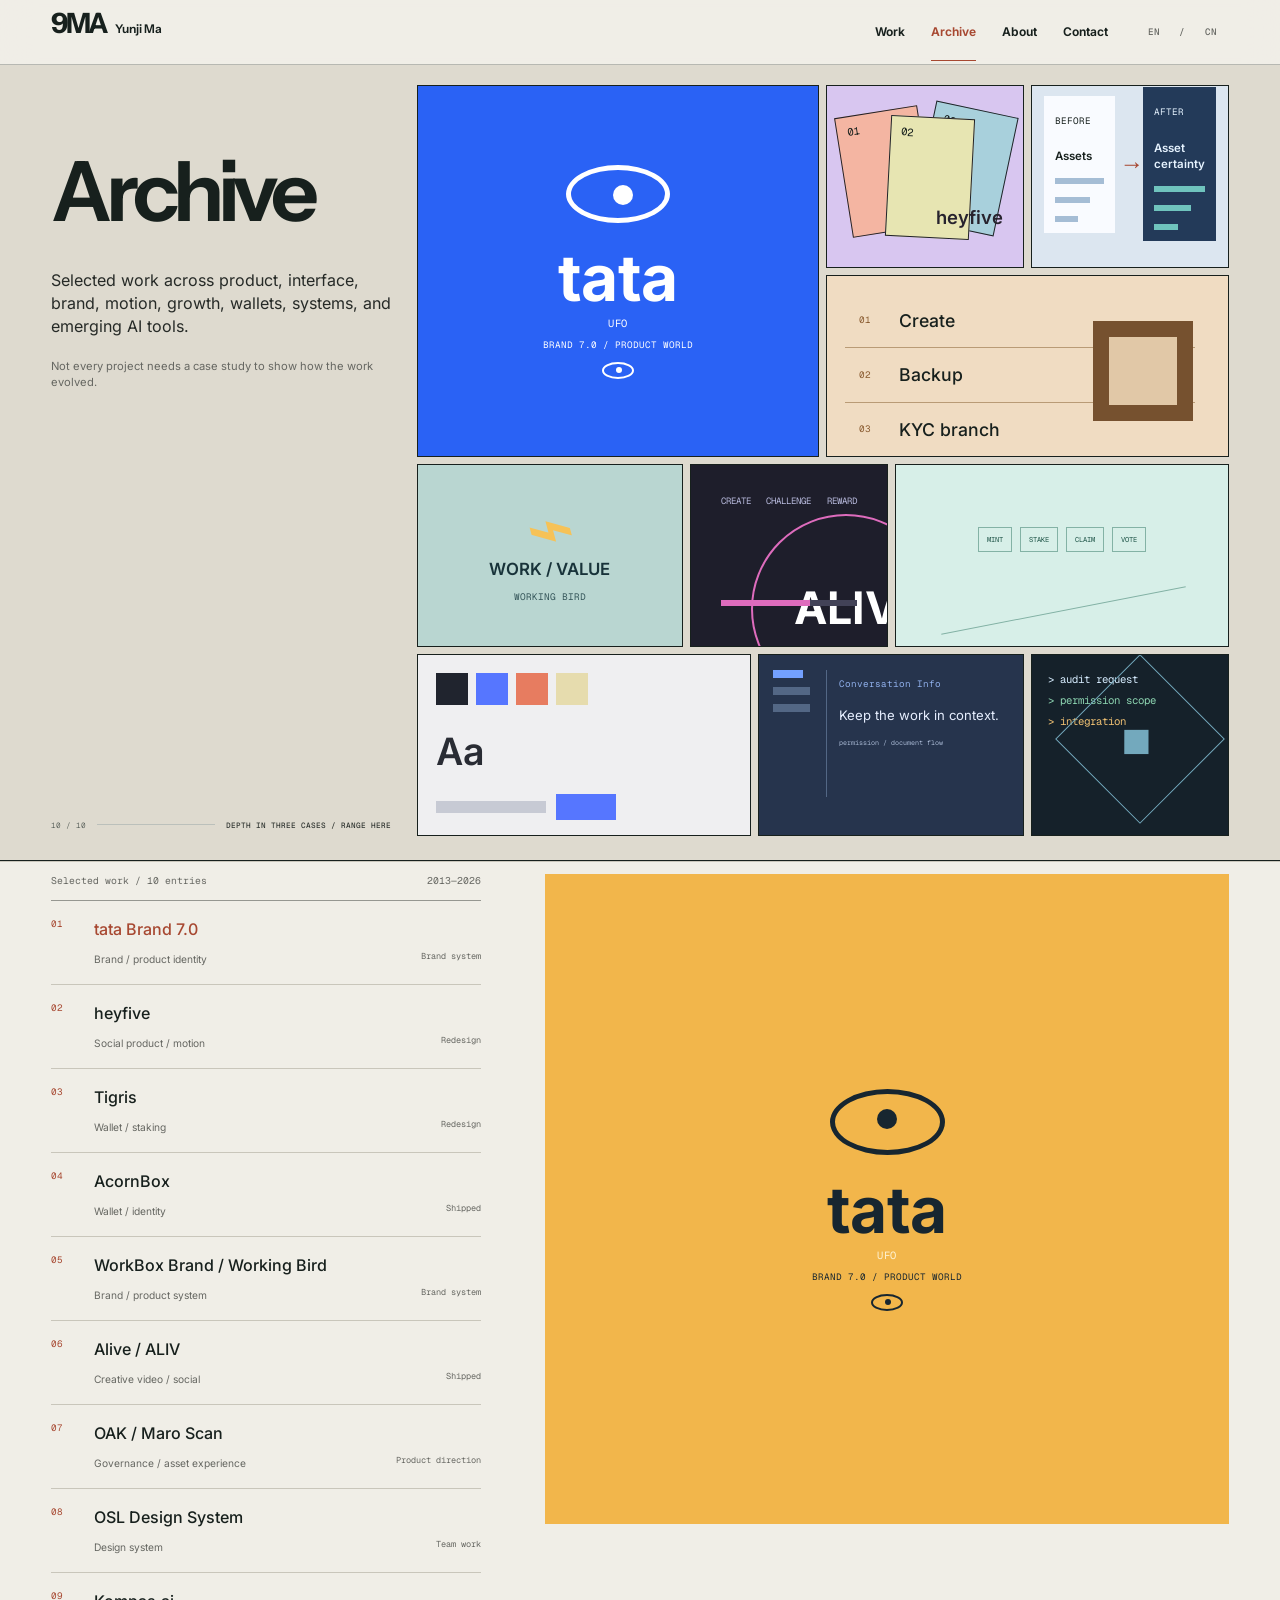
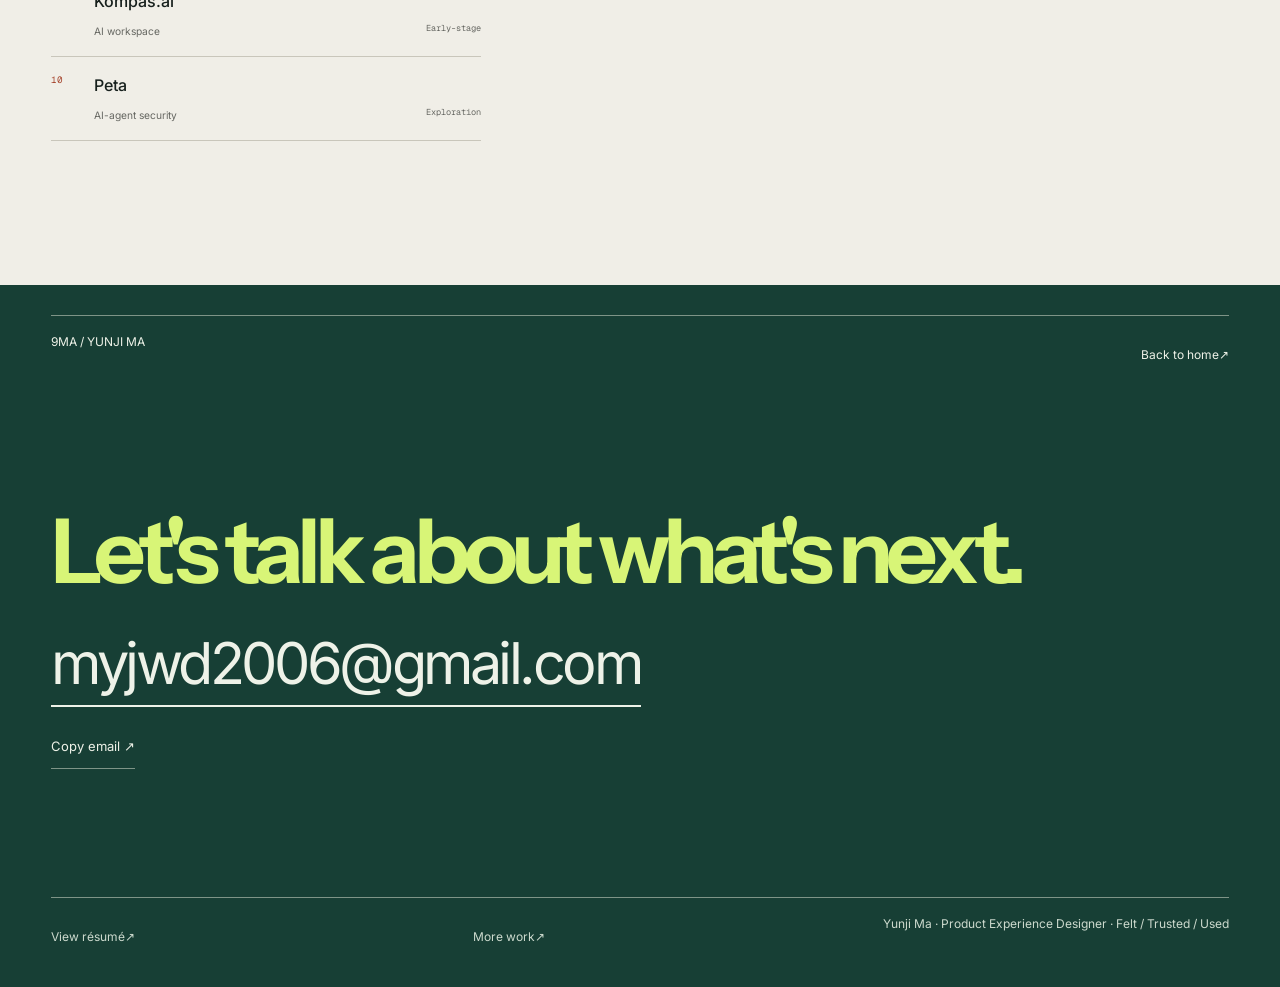
<file: next/archive/index.html>
<!DOCTYPE html><html lang="en" dir="ltr" data-site-locale="en"> <head><meta charset="UTF-8"><meta name="viewport" content="width=device-width, initial-scale=1"><meta name="theme-color" content="#f0eee7"><link rel="icon" type="image/svg+xml" href="/next/favicon.svg"><meta name="description" content="Selected work across product, interface, brand, motion, growth, wallets, systems, and emerging AI tools."><meta property="og:title" content="Archive — Yunji Ma"><meta property="og:description" content="Selected work across product, interface, brand, motion, growth, wallets, systems, and emerging AI tools."><meta property="og:type" content="website"><title>Archive — Yunji Ma</title><link rel="stylesheet" href="/next/_astro/SiteLayout.DhiUKuHK.css"></head> <body class="page page--archive theme--archive" data-route="archive"> <a class="skip-link" href="#main-content">Skip to content</a> <header class="site-nav" data-nav> <div class="nav-inner"> <a class="nav-brand" href="/next/" aria-label="9MA · Yunji Ma"><strong>9MA</strong><span data-recon-label data-recon-en="Yunji Ma" data-recon-cn="马云骥">Yunji Ma</span></a> <nav class="nav-links" aria-label="Primary navigation"> <a href="/next/" data-i18n="common.nav.work"> Work </a><a href="/next/archive" class="is-active" aria-current="page" data-i18n="common.nav.archive"> Archive </a><a href="/next/about" data-i18n="common.nav.about"> About </a><a href="/next/#contact" data-i18n="common.nav.contact"> Contact </a> </nav> <div class="nav-tools"> <div class="locale-switch" role="group" aria-label="Language" data-i18n-aria-label="common.actions.language"> <button type="button" data-locale="en" aria-pressed="true" aria-label="EN · Switch to English" data-i18n-aria-label="common.actions.switchToEnglish">EN</button> <span aria-hidden="true">/</span> <button type="button" data-locale="cn" aria-pressed="false" aria-label="CN · Switch to Chinese" data-i18n-aria-label="common.actions.switchToChinese">CN</button> </div> <button class="menu-toggle" type="button" aria-expanded="false" aria-controls="mobile-menu" aria-label="Open menu" data-menu-toggle data-i18n-aria-label="common.actions.openMenu"> <span></span><span></span> </button> </div> </div> <div class="mobile-menu" id="mobile-menu" hidden data-mobile-menu> <nav aria-label="Mobile navigation"> <a href="/next/" data-i18n="common.nav.work">Work</a><a href="/next/archive" data-i18n="common.nav.archive">Archive</a><a href="/next/about" data-i18n="common.nav.about">About</a><a href="/next/#contact" data-i18n="common.nav.contact">Contact</a> </nav> </div> </header> <main id="main-content">  <header class="archive-page-header archive-page-header--atlas"> <div class="archive-heading-v4"> <div> <h1 data-i18n="archive.title"><span class data-i18n="archive.title">Archive</span></h1> </div> <div class="archive-intro"> <p data-i18n="archive.intro"><span class data-i18n="archive.intro">Selected work across product, interface, brand, motion, growth, wallets, systems, and emerging AI tools.</span></p> <p data-i18n="archive.secondary"><span class data-i18n="archive.secondary">Not every project needs a case study to show how the work evolved.</span></p> </div> <aside class="archive-atlas-meta" id="archive-atlas-meta" data-archive-atlas-meta aria-live="polite" aria-hidden="true"> <span class="archive-atlas-meta-project" data-i18n="archive.drawer.project"><span class data-i18n="archive.drawer.project">Project</span></span> <h2 data-atlas-meta-title></h2> <dl> <div> <dt data-i18n="archive.drawer.type"><span class data-i18n="archive.drawer.type">Type</span></dt> <dd data-atlas-meta-type></dd> </div> <div> <dt data-i18n="archive.drawer.status"><span class data-i18n="archive.drawer.status">Status</span></dt> <dd data-atlas-meta-status></dd> </div> <div> <dt data-i18n="archive.drawer.period"><span class data-i18n="archive.drawer.period">Approx. period</span></dt> <dd data-atlas-meta-period></dd> </div> <div class="archive-atlas-meta-contribution"> <dt data-i18n="archive.drawer.contribution"><span class data-i18n="archive.drawer.contribution">Contribution</span></dt> <dd data-atlas-meta-contribution></dd> </div> </dl> </aside> <footer><span>10 / 10</span><i></i><b data-recon-label data-recon-en="DEPTH IN THREE CASES / RANGE HERE" data-recon-cn="三篇案例看深度 / 这里看跨度">DEPTH IN THREE CASES / RANGE HERE</b></footer> </div> <section class="archive-atlas-v4" aria-label="Selected archive visual atlas"> <button type="button" class="archive-atlas-item archive-atlas-item--tata-brand-7" data-archive-atlas-item="tata-brand-7" data-entry-id="tata-brand-7" data-entry-title="tata Brand 7.0" data-entry-story="An internationalization and product-positioning shift expressed through identity, visual language, and product surfaces." data-entry-type="Brand / product identity" data-entry-status="Brand system" data-entry-period="Early brand-systems period" data-entry-contribution="An internationalization and product-positioning shift expressed through identity, visual language, and product surfaces." data-entry-title-cn="tata Brand 7.0" data-entry-story-cn="tata 从更地域化的社交产品走向国际化和区块链社交时，我处理的不只是 Logo 更新，还把新的品牌定位落实到视觉语言和产品界面里。" data-entry-type-cn="品牌 / 产品识别" data-entry-status-cn="品牌系统" data-entry-period-cn="早期品牌系统阶段" data-entry-contribution-cn="tata 从更地域化的社交产品走向国际化和区块链社交时，我处理的不只是 Logo 更新，还把新的品牌定位落实到视觉语言和产品界面里。" data-entry-index="0" aria-haspopup="dialog" aria-controls="archive-dialog"> <div class="archive-visual archive-visual--tata"><div class="tata-sun"></div><div class="tata-wordmark">tata<span>UFO</span></div><div class="tata-caption">brand 7.0 / product world</div><div class="tata-eye"></div></div>          <footer class="archive-atlas-label"> <span>01</span> <strong id="archive-atlas-title-tata-brand-7" data-i18n="archive.entries.0.title">tata Brand 7.0</strong> <em data-i18n="archive.entries.0.status">Brand system</em> <small data-i18n="archive.entries.0.type">Brand / product identity</small> </footer> </button><button type="button" class="archive-atlas-item archive-atlas-item--heyfive" data-archive-atlas-item="heyfive" data-entry-id="heyfive" data-entry-title="heyfive" data-entry-story="Redesigning information, pacing, emotional feedback, and the shareable result around a beauty-test experience." data-entry-type="Social product / motion" data-entry-status="Redesign" data-entry-period="2014–2015" data-entry-contribution="Redesigning information, pacing, emotional feedback, and the shareable result around a beauty-test experience." data-entry-title-cn="heyfive" data-entry-story-cn="在这个社交产品改版里，我重新梳理测试过程中的信息、节奏、情绪反馈和结果分享，把测试、结果反馈和分享衔接成更完整的一条路径。" data-entry-type-cn="社交产品 / 动效" data-entry-status-cn="改版" data-entry-period-cn="2014–2015" data-entry-contribution-cn="在这个社交产品改版里，我重新梳理测试过程中的信息、节奏、情绪反馈和结果分享，把测试、结果反馈和分享衔接成更完整的一条路径。" data-entry-index="1" aria-haspopup="dialog" aria-controls="archive-dialog">  <div class="archive-visual archive-visual--heyfive"><div class="hf-frame hf-frame--one"><span>01</span></div><div class="hf-frame hf-frame--two"><span>02</span></div><div class="hf-frame hf-frame--three"><span>03</span></div><strong>heyfive</strong></div>         <footer class="archive-atlas-label"> <span>02</span> <strong id="archive-atlas-title-heyfive" data-i18n="archive.entries.1.title">heyfive</strong> <em data-i18n="archive.entries.1.status">Redesign</em> <small data-i18n="archive.entries.1.type">Social product / motion</small> </footer> </button><button type="button" class="archive-atlas-item archive-atlas-item--tigris" data-archive-atlas-item="tigris" data-entry-id="tigris" data-entry-title="Tigris" data-entry-story="Clarifying a staking-and-lending product by returning the experience to asset certainty, state, and information hierarchy." data-entry-type="Wallet / staking" data-entry-status="Redesign" data-entry-period="Crypto-product period" data-entry-contribution="Clarifying a staking-and-lending product by returning the experience to asset certainty, state, and information hierarchy." data-entry-title-cn="Tigris" data-entry-story-cn="Tigris 当时已经上线，但用户很难确认自己的资产、收益和状态。我做的核心不是加功能，而是把这些关系重新讲清楚。" data-entry-type-cn="钱包 / 质押" data-entry-status-cn="改版" data-entry-period-cn="区块链产品阶段" data-entry-contribution-cn="Tigris 当时已经上线，但用户很难确认自己的资产、收益和状态。我做的核心不是加功能，而是把这些关系重新讲清楚。" data-entry-index="2" aria-haspopup="dialog" aria-controls="archive-dialog">   <div class="archive-visual archive-visual--tigris"><div class="tigris-panel tigris-panel--before"><span>BEFORE</span><b>Assets</b><i></i><i></i><i></i></div><div class="tigris-arrow">→</div><div class="tigris-panel tigris-panel--after"><span>AFTER</span><b>Asset certainty</b><i></i><i></i><i></i></div></div>        <footer class="archive-atlas-label"> <span>03</span> <strong id="archive-atlas-title-tigris" data-i18n="archive.entries.2.title">Tigris</strong> <em data-i18n="archive.entries.2.status">Redesign</em> <small data-i18n="archive.entries.2.type">Wallet / staking</small> </footer> </button><button type="button" class="archive-atlas-item archive-atlas-item--acornbox" data-archive-atlas-item="acornbox" data-entry-id="acornbox" data-entry-title="AcornBox" data-entry-story="Shaping a lower-barrier wallet and identity path through clearer recognition, continuity, and KYC branching." data-entry-type="Wallet / identity" data-entry-status="Shipped" data-entry-period="2018–2020" data-entry-contribution="Shaping a lower-barrier wallet and identity path through clearer recognition, continuity, and KYC branching." data-entry-title-cn="AcornBox" data-entry-story-cn="AcornBox 面对的是第一次进入钱包和区块链产品的用户。创建、导入、备份和 KYC，每一步都要尽量让人知道自己现在在做什么、为什么要做。" data-entry-type-cn="钱包 / 身份" data-entry-status-cn="已上线" data-entry-period-cn="2018–2020" data-entry-contribution-cn="AcornBox 面对的是第一次进入钱包和区块链产品的用户。创建、导入、备份和 KYC，每一步都要尽量让人知道自己现在在做什么、为什么要做。" data-entry-index="3" aria-haspopup="dialog" aria-controls="archive-dialog">    <div class="archive-visual archive-visual--acorn"><div class="acorn-step"><span>01</span><b>Create</b></div><div class="acorn-step"><span>02</span><b>Backup</b></div><div class="acorn-step"><span>03</span><b>KYC branch</b></div><div class="acorn-qr"></div></div>       <footer class="archive-atlas-label"> <span>04</span> <strong id="archive-atlas-title-acornbox" data-i18n="archive.entries.3.title">AcornBox</strong> <em data-i18n="archive.entries.3.status">Shipped</em> <small data-i18n="archive.entries.3.type">Wallet / identity</small> </footer> </button><button type="button" class="archive-atlas-item archive-atlas-item--workbox-brand" data-archive-atlas-item="workbox-brand" data-entry-id="workbox-brand" data-entry-title="WorkBox Brand / Working Bird" data-entry-story="Connecting brand, product constraints, and motion around work, convenience, and value." data-entry-type="Brand / product system" data-entry-status="Brand system" data-entry-period="2020–2022" data-entry-contribution="Connecting brand, product constraints, and motion around work, convenience, and value." data-entry-title-cn="WorkBox Brand / Working Bird" data-entry-story-cn="WorkBox 的品牌从“工作、便捷、价值”出发，Working Bird 后来也延伸到产品、动效和运营触点中。" data-entry-type-cn="品牌 / 产品系统" data-entry-status-cn="品牌系统" data-entry-period-cn="2020–2022" data-entry-contribution-cn="WorkBox 的品牌从“工作、便捷、价值”出发，Working Bird 后来也延伸到产品、动效和运营触点中。" data-entry-index="4" aria-haspopup="dialog" aria-controls="archive-dialog">     <div class="archive-visual archive-visual--workbox"><div class="bird-shape">⌁</div><strong>WORK / VALUE</strong><small>Working Bird</small></div>      <footer class="archive-atlas-label"> <span>05</span> <strong id="archive-atlas-title-workbox-brand" data-i18n="archive.entries.4.title">WorkBox Brand / Working Bird</strong> <em data-i18n="archive.entries.4.status">Brand system</em> <small data-i18n="archive.entries.4.type">Brand / product system</small> </footer> </button><button type="button" class="archive-atlas-item archive-atlas-item--alive" data-archive-atlas-item="alive" data-entry-id="alive" data-entry-title="Alive / ALIV" data-entry-story="A creative video editor and social product spanning creation, challenges, feeds, and reward states." data-entry-type="Creative video / social" data-entry-status="Shipped" data-entry-period="Earlier social-product period" data-entry-contribution="A creative video editor and social product spanning creation, challenges, feeds, and reward states." data-entry-title-cn="Alive / ALIV" data-entry-story-cn="Alive 把视频创作、挑战、内容流和成长奖励放在同一个产品里。我重点处理的是创作工具、挑战机制、内容分发和成长奖励如何在同一套体验里衔接起来。" data-entry-type-cn="短视频创作 / 社交" data-entry-status-cn="已上线" data-entry-period-cn="早期社交产品阶段" data-entry-contribution-cn="Alive 把视频创作、挑战、内容流和成长奖励放在同一个产品里。我重点处理的是创作工具、挑战机制、内容分发和成长奖励如何在同一套体验里衔接起来。" data-entry-index="5" aria-haspopup="dialog" aria-controls="archive-dialog">      <div class="archive-visual archive-visual--alive"><div class="alive-feed"><span>CREATE</span><span>CHALLENGE</span><span>REWARD</span></div><div class="alive-circle">ALIV</div><div class="alive-progress"><i></i></div></div>     <footer class="archive-atlas-label"> <span>06</span> <strong id="archive-atlas-title-alive" data-i18n="archive.entries.5.title">Alive / ALIV</strong> <em data-i18n="archive.entries.5.status">Shipped</em> <small data-i18n="archive.entries.5.type">Creative video / social</small> </footer> </button><button type="button" class="archive-atlas-item archive-atlas-item--oak-maro-scan" data-archive-atlas-item="oak-maro-scan" data-entry-id="oak-maro-scan" data-entry-title="OAK / Maro Scan" data-entry-story="Turning governance, assets, eligibility, and feedback into concrete product states across minting, staking, claiming, and voting." data-entry-type="Governance / asset experience" data-entry-status="Product direction" data-entry-period="Later crypto-product period" data-entry-contribution="Turning governance, assets, eligibility, and feedback into concrete product states across minting, staking, claiming, and voting." data-entry-title-cn="OAK / Maro Scan" data-entry-story-cn="OAK 和 Maro Scan 里，治理、资产和资格这些抽象概念，最终都要落到三个具体问题：现在能不能做、为什么不能做、做完以后发生了什么。" data-entry-type-cn="治理 / 资产体验" data-entry-status-cn="产品方向" data-entry-period-cn="区块链产品后期" data-entry-contribution-cn="OAK 和 Maro Scan 里，治理、资产和资格这些抽象概念，最终都要落到三个具体问题：现在能不能做、为什么不能做、做完以后发生了什么。" data-entry-index="6" aria-haspopup="dialog" aria-controls="archive-dialog">       <div class="archive-visual archive-visual--oak"><span>MINT</span><span>STAKE</span><span>CLAIM</span><span>VOTE</span><i></i></div>    <footer class="archive-atlas-label"> <span>07</span> <strong id="archive-atlas-title-oak-maro-scan" data-i18n="archive.entries.6.title">OAK / Maro Scan</strong> <em data-i18n="archive.entries.6.status">Product direction</em> <small data-i18n="archive.entries.6.type">Governance / asset experience</small> </footer> </button><button type="button" class="archive-atlas-item archive-atlas-item--osl-design-system" data-archive-atlas-item="osl-design-system" data-entry-id="osl-design-system" data-entry-title="OSL Design System" data-entry-story="Design-system work expressed through semantic color tokens, multilingual typography, payment states, and responsive campaign rules." data-entry-type="Design system" data-entry-status="Team work" data-entry-period="2025–2026" data-entry-contribution="Design-system work expressed through semantic color tokens, multilingual typography, payment states, and responsive campaign rules." data-entry-title-cn="OSL Design System" data-entry-story-cn="这部分重点不是展示多少 Token，而是让颜色、字体、支付状态和运营物料在不同业务与设计团队之间保持一致，并在日常设计中被稳定使用。" data-entry-type-cn="设计系统" data-entry-status-cn="团队成果" data-entry-period-cn="2025–2026" data-entry-contribution-cn="这部分重点不是展示多少 Token，而是让颜色、字体、支付状态和运营物料在不同业务与设计团队之间保持一致，并在日常设计中被稳定使用。" data-entry-index="7" aria-haspopup="dialog" aria-controls="archive-dialog">        <div class="archive-visual archive-visual--ds"><div class="ds-swatches"><i></i><i></i><i></i><i></i></div><strong>Aa</strong><div class="ds-component"><span></span><b></b></div></div>   <footer class="archive-atlas-label"> <span>08</span> <strong id="archive-atlas-title-osl-design-system" data-i18n="archive.entries.7.title">OSL Design System</strong> <em data-i18n="archive.entries.7.status">Team work</em> <small data-i18n="archive.entries.7.type">Design system</small> </footer> </button><button type="button" class="archive-atlas-item archive-atlas-item--kompas" data-archive-atlas-item="kompas" data-entry-id="kompas" data-entry-title="Kompas.ai" data-entry-story="Product design participation across workspace structure, Conversation Info, search, permission requests, and document-flow direction." data-entry-type="AI workspace" data-entry-status="Early-stage" data-entry-period="2023" data-entry-contribution="Product design participation across workspace structure, Conversation Info, search, permission requests, and document-flow direction." data-entry-title-cn="Kompas.ai" data-entry-story-cn="Kompas.ai 是早期 AI 工作区项目。我参与过工作区、Conversation Info、搜索、权限和文档流等结构，重点不是聊天框本身，而是让用户在多个 Agent、文档和任务之间不丢失上下文，也能继续当前工作。" data-entry-type-cn="AI 工作区" data-entry-status-cn="早期阶段" data-entry-period-cn="2023" data-entry-contribution-cn="Kompas.ai 是早期 AI 工作区项目。我参与过工作区、Conversation Info、搜索、权限和文档流等结构，重点不是聊天框本身，而是让用户在多个 Agent、文档和任务之间不丢失上下文，也能继续当前工作。" data-entry-index="8" aria-haspopup="dialog" aria-controls="archive-dialog">         <div class="archive-visual archive-visual--kompas"><aside><i></i><i></i><i></i></aside><div><span>Conversation Info</span><p>Keep the work in context.</p><b>permission / document flow</b></div></div>  <footer class="archive-atlas-label"> <span>09</span> <strong id="archive-atlas-title-kompas" data-i18n="archive.entries.8.title">Kompas.ai</strong> <em data-i18n="archive.entries.8.status">Early-stage</em> <small data-i18n="archive.entries.8.type">AI workspace</small> </footer> </button><button type="button" class="archive-atlas-item archive-atlas-item--peta" data-archive-atlas-item="peta" data-entry-id="peta" data-entry-title="Peta" data-entry-story="Product and web direction for an AI-agent security exploration spanning risk scenarios, permissions, audit, integration, and developer guidance." data-entry-type="AI-agent security" data-entry-status="Exploration" data-entry-period="Early AI-tool period" data-entry-contribution="Product and web direction for an AI-agent security exploration spanning risk scenarios, permissions, audit, integration, and developer guidance." data-entry-title-cn="Peta" data-entry-story-cn="Peta 更偏 AI Agent 安全。我参与产品和官网表达，重点是把权限、审计、密钥和集成这些技术问题讲清楚，让开发者和企业用户能够理解并据此判断。" data-entry-type-cn="AI Agent 安全" data-entry-status-cn="探索" data-entry-period-cn="早期 AI 工具阶段" data-entry-contribution-cn="Peta 更偏 AI Agent 安全。我参与产品和官网表达，重点是把权限、审计、密钥和集成这些技术问题讲清楚，让开发者和企业用户能够理解并据此判断。" data-entry-index="9" aria-haspopup="dialog" aria-controls="archive-dialog">          <div class="archive-visual archive-visual--peta"><div class="peta-code"><span>&gt; audit request</span><span>&gt; permission scope</span><span>&gt; integration</span></div><div class="peta-shield">◆</div></div> <footer class="archive-atlas-label"> <span>10</span> <strong id="archive-atlas-title-peta" data-i18n="archive.entries.9.title">Peta</strong> <em data-i18n="archive.entries.9.status">Exploration</em> <small data-i18n="archive.entries.9.type">AI-agent security</small> </footer> </button> </section> <div class="archive-header-mosaic" aria-hidden="true"> <div class="archive-header-tile archive-header-tile--brand"><div class="archive-visual archive-visual--tata"><div class="tata-sun"></div><div class="tata-wordmark">tata<span>UFO</span></div><div class="tata-caption">brand 7.0 / product world</div><div class="tata-eye"></div></div>         </div> <div class="archive-header-tile archive-header-tile--motion"> <div class="archive-visual archive-visual--heyfive"><div class="hf-frame hf-frame--one"><span>01</span></div><div class="hf-frame hf-frame--two"><span>02</span></div><div class="hf-frame hf-frame--three"><span>03</span></div><strong>heyfive</strong></div>        </div> <div class="archive-header-tile archive-header-tile--system">       <div class="archive-visual archive-visual--ds"><div class="ds-swatches"><i></i><i></i><i></i><i></i></div><strong>Aa</strong><div class="ds-component"><span></span><b></b></div></div>  </div> <div class="archive-header-tile archive-header-tile--state">     <div class="archive-visual archive-visual--alive"><div class="alive-feed"><span>CREATE</span><span>CHALLENGE</span><span>REWARD</span></div><div class="alive-circle">ALIV</div><div class="alive-progress"><i></i></div></div>    </div> </div> </header> <section class="archive-main" aria-label="Archive index"> <section class="archive-index" aria-labelledby="archive-index-title"> <div class="archive-index-heading"><span id="archive-index-title" data-recon-label data-recon-en="Selected work / 10 entries" data-recon-cn="精选作品 / 10 个项目">Selected work / 10 entries</span><span>2013—2026</span></div> <div class="archive-list"> <button type="button" class="archive-entry is-active" data-archive-entry="tata-brand-7" data-entry-id="tata-brand-7" data-entry-title="tata Brand 7.0" data-entry-story="An internationalization and product-positioning shift expressed through identity, visual language, and product surfaces." data-entry-type="Brand / product identity" data-entry-status="Brand system" data-entry-period="Early brand-systems period" data-entry-contribution="An internationalization and product-positioning shift expressed through identity, visual language, and product surfaces." data-entry-title-cn="tata Brand 7.0" data-entry-story-cn="tata 从更地域化的社交产品走向国际化和区块链社交时，我处理的不只是 Logo 更新，还把新的品牌定位落实到视觉语言和产品界面里。" data-entry-type-cn="品牌 / 产品识别" data-entry-status-cn="品牌系统" data-entry-period-cn="早期品牌系统阶段" data-entry-contribution-cn="tata 从更地域化的社交产品走向国际化和区块链社交时，我处理的不只是 Logo 更新，还把新的品牌定位落实到视觉语言和产品界面里。" data-entry-index="0" aria-controls="archive-stage archive-dialog" aria-haspopup="dialog"> <span class="entry-number">01</span> <strong data-i18n="archive.entries.0.title">tata Brand 7.0</strong> <small data-i18n="archive.entries.0.type">Brand / product identity</small> <em data-i18n="archive.entries.0.status">Brand system</em> </button><button type="button" class="archive-entry" data-archive-entry="heyfive" data-entry-id="heyfive" data-entry-title="heyfive" data-entry-story="Redesigning information, pacing, emotional feedback, and the shareable result around a beauty-test experience." data-entry-type="Social product / motion" data-entry-status="Redesign" data-entry-period="2014–2015" data-entry-contribution="Redesigning information, pacing, emotional feedback, and the shareable result around a beauty-test experience." data-entry-title-cn="heyfive" data-entry-story-cn="在这个社交产品改版里，我重新梳理测试过程中的信息、节奏、情绪反馈和结果分享，把测试、结果反馈和分享衔接成更完整的一条路径。" data-entry-type-cn="社交产品 / 动效" data-entry-status-cn="改版" data-entry-period-cn="2014–2015" data-entry-contribution-cn="在这个社交产品改版里，我重新梳理测试过程中的信息、节奏、情绪反馈和结果分享，把测试、结果反馈和分享衔接成更完整的一条路径。" data-entry-index="1" aria-controls="archive-stage archive-dialog" aria-haspopup="dialog"> <span class="entry-number">02</span> <strong data-i18n="archive.entries.1.title">heyfive</strong> <small data-i18n="archive.entries.1.type">Social product / motion</small> <em data-i18n="archive.entries.1.status">Redesign</em> </button><button type="button" class="archive-entry" data-archive-entry="tigris" data-entry-id="tigris" data-entry-title="Tigris" data-entry-story="Clarifying a staking-and-lending product by returning the experience to asset certainty, state, and information hierarchy." data-entry-type="Wallet / staking" data-entry-status="Redesign" data-entry-period="Crypto-product period" data-entry-contribution="Clarifying a staking-and-lending product by returning the experience to asset certainty, state, and information hierarchy." data-entry-title-cn="Tigris" data-entry-story-cn="Tigris 当时已经上线，但用户很难确认自己的资产、收益和状态。我做的核心不是加功能，而是把这些关系重新讲清楚。" data-entry-type-cn="钱包 / 质押" data-entry-status-cn="改版" data-entry-period-cn="区块链产品阶段" data-entry-contribution-cn="Tigris 当时已经上线，但用户很难确认自己的资产、收益和状态。我做的核心不是加功能，而是把这些关系重新讲清楚。" data-entry-index="2" aria-controls="archive-stage archive-dialog" aria-haspopup="dialog"> <span class="entry-number">03</span> <strong data-i18n="archive.entries.2.title">Tigris</strong> <small data-i18n="archive.entries.2.type">Wallet / staking</small> <em data-i18n="archive.entries.2.status">Redesign</em> </button><button type="button" class="archive-entry" data-archive-entry="acornbox" data-entry-id="acornbox" data-entry-title="AcornBox" data-entry-story="Shaping a lower-barrier wallet and identity path through clearer recognition, continuity, and KYC branching." data-entry-type="Wallet / identity" data-entry-status="Shipped" data-entry-period="2018–2020" data-entry-contribution="Shaping a lower-barrier wallet and identity path through clearer recognition, continuity, and KYC branching." data-entry-title-cn="AcornBox" data-entry-story-cn="AcornBox 面对的是第一次进入钱包和区块链产品的用户。创建、导入、备份和 KYC，每一步都要尽量让人知道自己现在在做什么、为什么要做。" data-entry-type-cn="钱包 / 身份" data-entry-status-cn="已上线" data-entry-period-cn="2018–2020" data-entry-contribution-cn="AcornBox 面对的是第一次进入钱包和区块链产品的用户。创建、导入、备份和 KYC，每一步都要尽量让人知道自己现在在做什么、为什么要做。" data-entry-index="3" aria-controls="archive-stage archive-dialog" aria-haspopup="dialog"> <span class="entry-number">04</span> <strong data-i18n="archive.entries.3.title">AcornBox</strong> <small data-i18n="archive.entries.3.type">Wallet / identity</small> <em data-i18n="archive.entries.3.status">Shipped</em> </button><button type="button" class="archive-entry" data-archive-entry="workbox-brand" data-entry-id="workbox-brand" data-entry-title="WorkBox Brand / Working Bird" data-entry-story="Connecting brand, product constraints, and motion around work, convenience, and value." data-entry-type="Brand / product system" data-entry-status="Brand system" data-entry-period="2020–2022" data-entry-contribution="Connecting brand, product constraints, and motion around work, convenience, and value." data-entry-title-cn="WorkBox Brand / Working Bird" data-entry-story-cn="WorkBox 的品牌从“工作、便捷、价值”出发，Working Bird 后来也延伸到产品、动效和运营触点中。" data-entry-type-cn="品牌 / 产品系统" data-entry-status-cn="品牌系统" data-entry-period-cn="2020–2022" data-entry-contribution-cn="WorkBox 的品牌从“工作、便捷、价值”出发，Working Bird 后来也延伸到产品、动效和运营触点中。" data-entry-index="4" aria-controls="archive-stage archive-dialog" aria-haspopup="dialog"> <span class="entry-number">05</span> <strong data-i18n="archive.entries.4.title">WorkBox Brand / Working Bird</strong> <small data-i18n="archive.entries.4.type">Brand / product system</small> <em data-i18n="archive.entries.4.status">Brand system</em> </button><button type="button" class="archive-entry" data-archive-entry="alive" data-entry-id="alive" data-entry-title="Alive / ALIV" data-entry-story="A creative video editor and social product spanning creation, challenges, feeds, and reward states." data-entry-type="Creative video / social" data-entry-status="Shipped" data-entry-period="Earlier social-product period" data-entry-contribution="A creative video editor and social product spanning creation, challenges, feeds, and reward states." data-entry-title-cn="Alive / ALIV" data-entry-story-cn="Alive 把视频创作、挑战、内容流和成长奖励放在同一个产品里。我重点处理的是创作工具、挑战机制、内容分发和成长奖励如何在同一套体验里衔接起来。" data-entry-type-cn="短视频创作 / 社交" data-entry-status-cn="已上线" data-entry-period-cn="早期社交产品阶段" data-entry-contribution-cn="Alive 把视频创作、挑战、内容流和成长奖励放在同一个产品里。我重点处理的是创作工具、挑战机制、内容分发和成长奖励如何在同一套体验里衔接起来。" data-entry-index="5" aria-controls="archive-stage archive-dialog" aria-haspopup="dialog"> <span class="entry-number">06</span> <strong data-i18n="archive.entries.5.title">Alive / ALIV</strong> <small data-i18n="archive.entries.5.type">Creative video / social</small> <em data-i18n="archive.entries.5.status">Shipped</em> </button><button type="button" class="archive-entry" data-archive-entry="oak-maro-scan" data-entry-id="oak-maro-scan" data-entry-title="OAK / Maro Scan" data-entry-story="Turning governance, assets, eligibility, and feedback into concrete product states across minting, staking, claiming, and voting." data-entry-type="Governance / asset experience" data-entry-status="Product direction" data-entry-period="Later crypto-product period" data-entry-contribution="Turning governance, assets, eligibility, and feedback into concrete product states across minting, staking, claiming, and voting." data-entry-title-cn="OAK / Maro Scan" data-entry-story-cn="OAK 和 Maro Scan 里，治理、资产和资格这些抽象概念，最终都要落到三个具体问题：现在能不能做、为什么不能做、做完以后发生了什么。" data-entry-type-cn="治理 / 资产体验" data-entry-status-cn="产品方向" data-entry-period-cn="区块链产品后期" data-entry-contribution-cn="OAK 和 Maro Scan 里，治理、资产和资格这些抽象概念，最终都要落到三个具体问题：现在能不能做、为什么不能做、做完以后发生了什么。" data-entry-index="6" aria-controls="archive-stage archive-dialog" aria-haspopup="dialog"> <span class="entry-number">07</span> <strong data-i18n="archive.entries.6.title">OAK / Maro Scan</strong> <small data-i18n="archive.entries.6.type">Governance / asset experience</small> <em data-i18n="archive.entries.6.status">Product direction</em> </button><button type="button" class="archive-entry" data-archive-entry="osl-design-system" data-entry-id="osl-design-system" data-entry-title="OSL Design System" data-entry-story="Design-system work expressed through semantic color tokens, multilingual typography, payment states, and responsive campaign rules." data-entry-type="Design system" data-entry-status="Team work" data-entry-period="2025–2026" data-entry-contribution="Design-system work expressed through semantic color tokens, multilingual typography, payment states, and responsive campaign rules." data-entry-title-cn="OSL Design System" data-entry-story-cn="这部分重点不是展示多少 Token，而是让颜色、字体、支付状态和运营物料在不同业务与设计团队之间保持一致，并在日常设计中被稳定使用。" data-entry-type-cn="设计系统" data-entry-status-cn="团队成果" data-entry-period-cn="2025–2026" data-entry-contribution-cn="这部分重点不是展示多少 Token，而是让颜色、字体、支付状态和运营物料在不同业务与设计团队之间保持一致，并在日常设计中被稳定使用。" data-entry-index="7" aria-controls="archive-stage archive-dialog" aria-haspopup="dialog"> <span class="entry-number">08</span> <strong data-i18n="archive.entries.7.title">OSL Design System</strong> <small data-i18n="archive.entries.7.type">Design system</small> <em data-i18n="archive.entries.7.status">Team work</em> </button><button type="button" class="archive-entry" data-archive-entry="kompas" data-entry-id="kompas" data-entry-title="Kompas.ai" data-entry-story="Product design participation across workspace structure, Conversation Info, search, permission requests, and document-flow direction." data-entry-type="AI workspace" data-entry-status="Early-stage" data-entry-period="2023" data-entry-contribution="Product design participation across workspace structure, Conversation Info, search, permission requests, and document-flow direction." data-entry-title-cn="Kompas.ai" data-entry-story-cn="Kompas.ai 是早期 AI 工作区项目。我参与过工作区、Conversation Info、搜索、权限和文档流等结构，重点不是聊天框本身，而是让用户在多个 Agent、文档和任务之间不丢失上下文，也能继续当前工作。" data-entry-type-cn="AI 工作区" data-entry-status-cn="早期阶段" data-entry-period-cn="2023" data-entry-contribution-cn="Kompas.ai 是早期 AI 工作区项目。我参与过工作区、Conversation Info、搜索、权限和文档流等结构，重点不是聊天框本身，而是让用户在多个 Agent、文档和任务之间不丢失上下文，也能继续当前工作。" data-entry-index="8" aria-controls="archive-stage archive-dialog" aria-haspopup="dialog"> <span class="entry-number">09</span> <strong data-i18n="archive.entries.8.title">Kompas.ai</strong> <small data-i18n="archive.entries.8.type">AI workspace</small> <em data-i18n="archive.entries.8.status">Early-stage</em> </button><button type="button" class="archive-entry" data-archive-entry="peta" data-entry-id="peta" data-entry-title="Peta" data-entry-story="Product and web direction for an AI-agent security exploration spanning risk scenarios, permissions, audit, integration, and developer guidance." data-entry-type="AI-agent security" data-entry-status="Exploration" data-entry-period="Early AI-tool period" data-entry-contribution="Product and web direction for an AI-agent security exploration spanning risk scenarios, permissions, audit, integration, and developer guidance." data-entry-title-cn="Peta" data-entry-story-cn="Peta 更偏 AI Agent 安全。我参与产品和官网表达，重点是把权限、审计、密钥和集成这些技术问题讲清楚，让开发者和企业用户能够理解并据此判断。" data-entry-type-cn="AI Agent 安全" data-entry-status-cn="探索" data-entry-period-cn="早期 AI 工具阶段" data-entry-contribution-cn="Peta 更偏 AI Agent 安全。我参与产品和官网表达，重点是把权限、审计、密钥和集成这些技术问题讲清楚，让开发者和企业用户能够理解并据此判断。" data-entry-index="9" aria-controls="archive-stage archive-dialog" aria-haspopup="dialog"> <span class="entry-number">10</span> <strong data-i18n="archive.entries.9.title">Peta</strong> <small data-i18n="archive.entries.9.type">AI-agent security</small> <em data-i18n="archive.entries.9.status">Exploration</em> </button> </div> </section> <section class="archive-stage" id="archive-stage" aria-live="polite" aria-label="Selected archive visual"> <div class="archive-stage-visual is-active" data-archive-stage-visual="tata-brand-7" data-evidence-id="ARCH-TATA" data-priority="P1"> <div class="archive-visual archive-visual--tata"><div class="tata-sun"></div><div class="tata-wordmark">tata<span>UFO</span></div><div class="tata-caption">brand 7.0 / product world</div><div class="tata-eye"></div></div>          </div><div class="archive-stage-visual" data-archive-stage-visual="heyfive" data-evidence-id="ARCH-HEYFIVE" data-priority="P1">  <div class="archive-visual archive-visual--heyfive"><div class="hf-frame hf-frame--one"><span>01</span></div><div class="hf-frame hf-frame--two"><span>02</span></div><div class="hf-frame hf-frame--three"><span>03</span></div><strong>heyfive</strong></div>         </div><div class="archive-stage-visual" data-archive-stage-visual="tigris" data-evidence-id="ARCH-TIGRIS" data-priority="P1">   <div class="archive-visual archive-visual--tigris"><div class="tigris-panel tigris-panel--before"><span>BEFORE</span><b>Assets</b><i></i><i></i><i></i></div><div class="tigris-arrow">→</div><div class="tigris-panel tigris-panel--after"><span>AFTER</span><b>Asset certainty</b><i></i><i></i><i></i></div></div>        </div><div class="archive-stage-visual" data-archive-stage-visual="acornbox" data-evidence-id="ARCH-ACORN" data-priority="P1">    <div class="archive-visual archive-visual--acorn"><div class="acorn-step"><span>01</span><b>Create</b></div><div class="acorn-step"><span>02</span><b>Backup</b></div><div class="acorn-step"><span>03</span><b>KYC branch</b></div><div class="acorn-qr"></div></div>       </div><div class="archive-stage-visual" data-archive-stage-visual="workbox-brand" data-evidence-id="ARCH-WB-BRAND" data-priority="P1">     <div class="archive-visual archive-visual--workbox"><div class="bird-shape">⌁</div><strong>WORK / VALUE</strong><small>Working Bird</small></div>      </div><div class="archive-stage-visual" data-archive-stage-visual="alive" data-evidence-id="ARCH-ALIVE" data-priority="P1">      <div class="archive-visual archive-visual--alive"><div class="alive-feed"><span>CREATE</span><span>CHALLENGE</span><span>REWARD</span></div><div class="alive-circle">ALIV</div><div class="alive-progress"><i></i></div></div>     </div><div class="archive-stage-visual" data-archive-stage-visual="oak-maro-scan" data-evidence-id="ARCH-OAK" data-priority="P1">       <div class="archive-visual archive-visual--oak"><span>MINT</span><span>STAKE</span><span>CLAIM</span><span>VOTE</span><i></i></div>    </div><div class="archive-stage-visual" data-archive-stage-visual="osl-design-system" data-evidence-id="ARCH-OSL-DS" data-priority="P1">        <div class="archive-visual archive-visual--ds"><div class="ds-swatches"><i></i><i></i><i></i><i></i></div><strong>Aa</strong><div class="ds-component"><span></span><b></b></div></div>   </div><div class="archive-stage-visual" data-archive-stage-visual="kompas" data-evidence-id="ARCH-KOMPAS" data-priority="P1">         <div class="archive-visual archive-visual--kompas"><aside><i></i><i></i><i></i></aside><div><span>Conversation Info</span><p>Keep the work in context.</p><b>permission / document flow</b></div></div>  </div><div class="archive-stage-visual" data-archive-stage-visual="peta" data-evidence-id="ARCH-PETA" data-priority="P1">          <div class="archive-visual archive-visual--peta"><div class="peta-code"><span>&gt; audit request</span><span>&gt; permission scope</span><span>&gt; integration</span></div><div class="peta-shield">◆</div></div> </div> <p class="archive-hint" data-recon-label data-recon-en="Select an entry to open its visual field and contribution note." data-recon-cn="选择项目，打开它的视觉场和贡献说明。">Select an entry to open its visual field and contribution note.</p> </section> </section> <dialog class="archive-dialog" id="archive-dialog" data-archive-dialog aria-labelledby="dialog-title" aria-describedby="dialog-story"> <div class="archive-dialog-inner"> <section class="dialog-media" aria-label="Reconstructed visual evidence"> <div class="dialog-hero-visual"> <span class="dialog-media-label" data-recon-label data-recon-en="Primary reconstructed view" data-recon-cn="主要重构视图">Primary reconstructed view</span> <div class="dialog-visual" data-dialog-visual></div> </div> <div class="dialog-supporting" data-dialog-supporting aria-hidden="true"> <figure> <div class="dialog-support-visual" data-dialog-support-visual="a"></div> <figcaption data-recon-label data-recon-en="Detail / structure" data-recon-cn="细节 / 结构">Detail / structure</figcaption> </figure> <figure> <div class="dialog-support-visual" data-dialog-support-visual="b"></div> <figcaption data-recon-label data-recon-en="Detail / application" data-recon-cn="细节 / 应用">Detail / application</figcaption> </figure> </div> </section> <div class="dialog-copy"> <button type="button" class="dialog-close" data-dialog-close aria-label="Close" data-i18n-aria-label="common.actions.close"><span data-i18n="common.actions.close">Close</span> ×</button> <span class="eyebrow" data-recon-label data-recon-en="Archive entry" data-recon-cn="档案项目">Archive entry</span> <h2 id="dialog-title" data-dialog-title></h2> <span class="dialog-story-label" data-i18n="archive.drawer.contribution"><span class data-i18n="archive.drawer.contribution">Contribution</span></span> <p class="dialog-story" id="dialog-story" data-dialog-story></p> <dl class="dialog-meta"> <div><dt data-i18n="archive.drawer.type">Type</dt><dd data-dialog-type></dd></div> <div><dt data-i18n="archive.drawer.status">Status</dt><dd data-dialog-status></dd></div> <div><dt data-i18n="archive.drawer.period">Approx. period</dt><dd data-dialog-period></dd></div> </dl> </div> </div> </dialog>  </main> <footer class="site-footer" id="contact"> <div class="site-footer__top"><span>9MA / YUNJI MA</span><a href="/next/#top" data-recon-label data-recon-cn="回到首页" data-recon-en="Back to home">Back to home <span aria-hidden="true">↗</span></a></div> <div class="site-footer__main"><p data-recon-label data-recon-cn="接下来，聊聊你的难题。" data-recon-en="Let's talk about what's next.">Let's talk about what's next.</p><div class="contact-content"><a href="mailto:myjwd2006@gmail.com" data-contact-email>myjwd2006@gmail.com</a><div class="site-footer__copy"><button type="button" data-copy-email data-copy-default-cn="复制邮箱" data-copy-default-en="Copy email" data-copy-success-cn="邮箱已复制" data-copy-success-en="Email copied" data-copy-failure-cn="复制失败，请手动复制" data-copy-failure-en="Copy failed; please copy manually" data-recon-label data-recon-cn="复制邮箱" data-recon-en="Copy email">Copy email <span aria-hidden="true">↗</span></button><span data-copy-status role="status" aria-live="polite"></span></div></div></div> <div class="site-footer__bottom"><a href="/next/resume/Yunji-Ma-Resume.pdf" target="_blank" rel="noreferrer" data-resume-link data-recon-label data-recon-cn="查看简历" data-recon-en="View résumé">View résumé <span aria-hidden="true">↗</span></a><a href="/next/archive/" data-recon-label data-recon-cn="更多作品" data-recon-en="More work">More work <span aria-hidden="true">↗</span></a><span data-i18n="home.contact.footer">Yunji Ma · Product Experience Designer · Felt / Trusted / Used</span></div> </footer> <script type="module" src="/next/_astro/SiteLayout.astro_astro_type_script_index_0_lang.DDZ-m3hX.js"></script></body> </html>
</file>
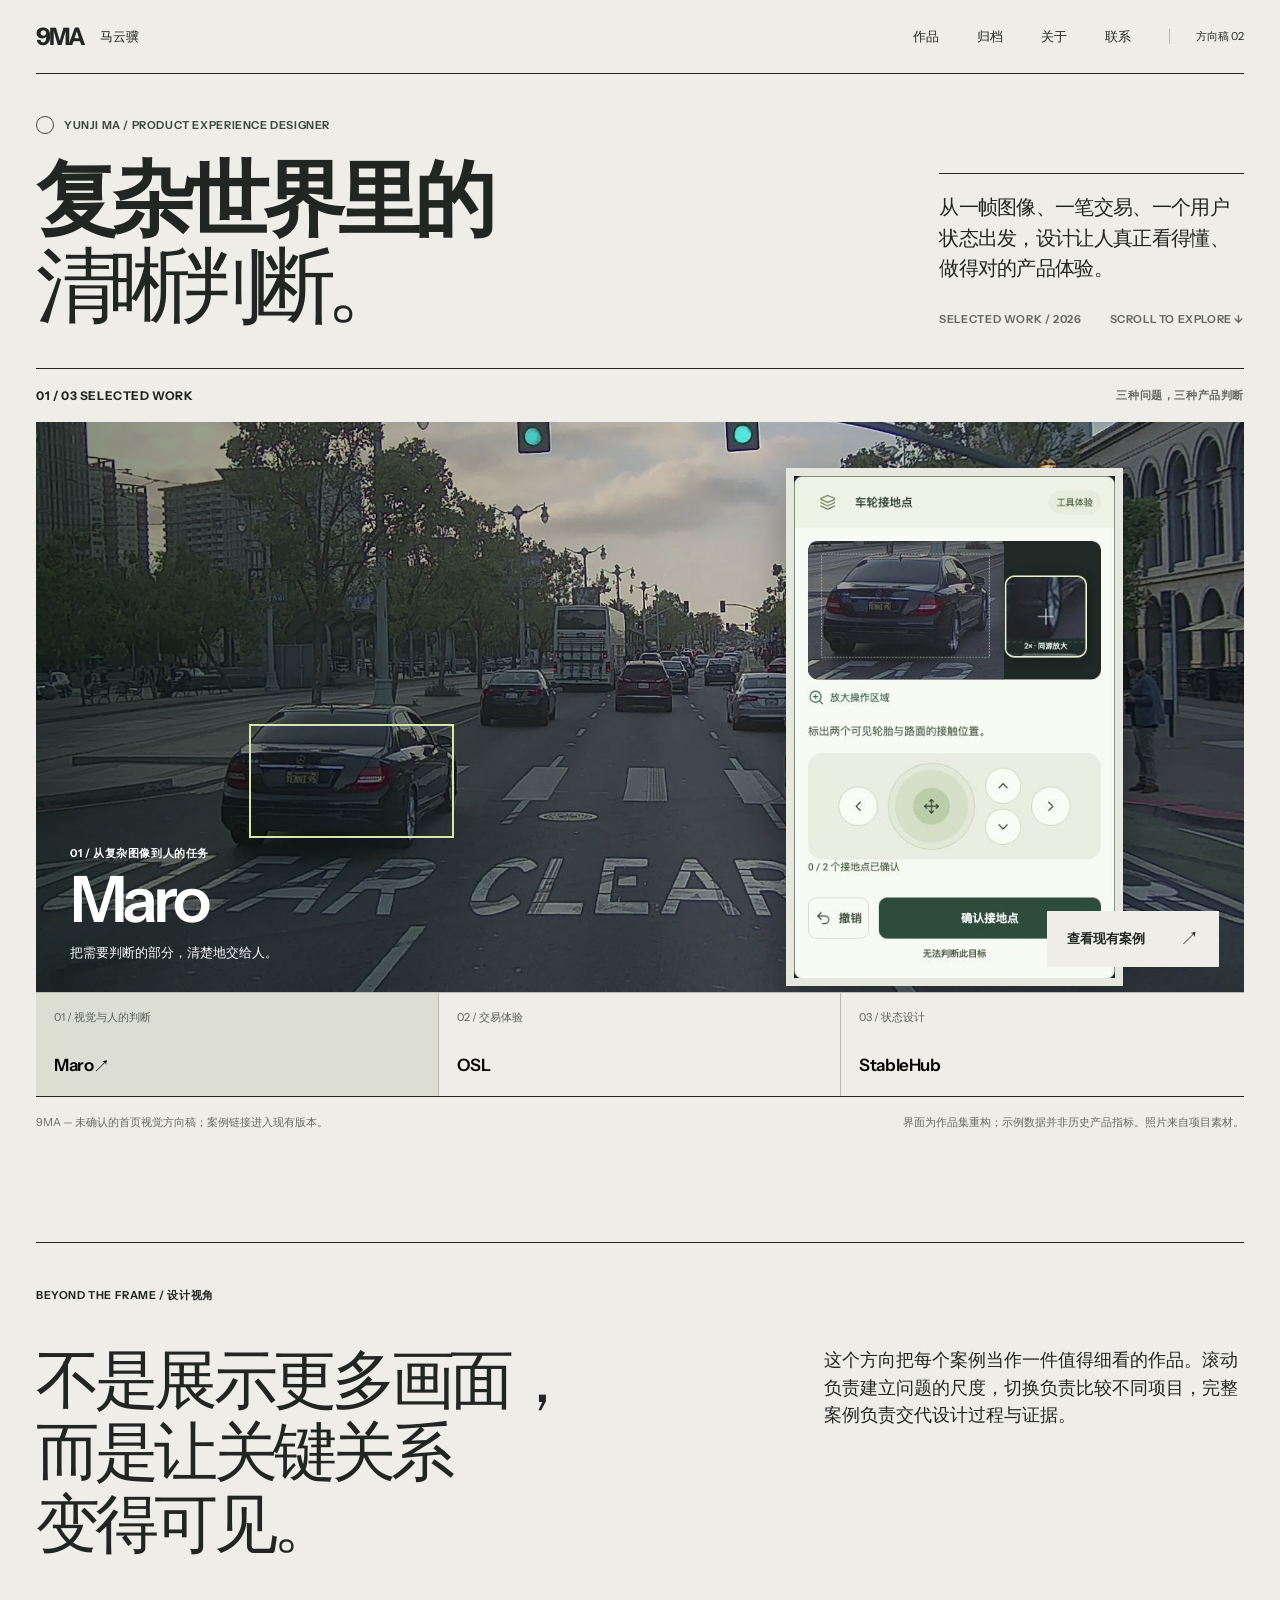
<file: next/review-02/index.html>
<!doctype html>
<html lang="zh-CN">
<head>
  <meta charset="utf-8">
  <meta name="viewport" content="width=device-width, initial-scale=1">
  <meta name="color-scheme" content="light"><meta name="robots" content="noindex,nofollow">
  <title>9MA · 新视觉方向 02</title>
  <style>
    @font-face{font-family:Instrument;src:url('./assets/instrument-sans-latin-wght-normal.woff2') format('woff2');font-weight:100 900;font-display:swap}
    :root{--paper:#eeede8;--ink:#222622;--line:#babcb4;--moss:#253529;--lime:#d7e7a4;--muted:#666a63}
    *{box-sizing:border-box}html{scroll-behavior:smooth}body{margin:0;background:var(--paper);color:var(--ink);font-family:Instrument,'PingFang SC','Noto Sans CJK SC',sans-serif;-webkit-font-smoothing:antialiased}
    button,a{font:inherit}button{cursor:pointer}a{color:inherit}a:focus-visible,button:focus-visible{outline:2px solid #e35c32;outline-offset:5px}
    .wrap{width:min(calc(100% - 72px),1480px);margin:auto}.micro{font-size:11px;font-weight:650;letter-spacing:.055em;text-transform:uppercase}.mast{height:74px;display:flex;align-items:center;justify-content:space-between;border-bottom:1px solid var(--ink);gap:20px}.logo{font-size:24px;font-weight:780;letter-spacing:-.075em;text-decoration:none;line-height:1}.logo span{font-size:13px;letter-spacing:0;margin-left:12px;font-weight:560;vertical-align:4px}.nav{display:flex;align-items:center;gap:38px}.nav a{text-decoration:none;font-size:13px;font-weight:560}.nav a:hover{text-decoration:underline;text-underline-offset:5px}.nav .language{font-size:11px;border-left:1px solid var(--line);padding-left:26px}
    .hero-intro{padding:42px 0 38px;display:grid;grid-template-columns:1.48fr .52fr;align-items:end;gap:36px}.hero-intro .eyebrow{margin-bottom:22px;display:flex;align-items:center;gap:10px;color:#3e483d}.eyebrow::before{content:'';width:16px;height:16px;border:1px solid currentColor;border-radius:50%;display:inline-block;box-shadow:inset 0 0 0 5px var(--paper)}.hero-intro h1{font-size:clamp(56px,6.4vw,100px);line-height:1.05;letter-spacing:-.078em;font-weight:600;margin:0}.hero-intro h1 em{font-family:'Songti SC','Noto Serif CJK SC',serif;font-weight:500;font-style:normal;letter-spacing:-.115em}.hero-aside{padding-bottom:4px}.hero-aside .rule{width:100%;height:1px;background:var(--ink);margin-bottom:18px}.hero-aside p{font-size:clamp(16px,1.55vw,21px);line-height:1.55;letter-spacing:-.035em;max-width:360px;margin:0 0 28px}.hero-aside .aux{display:flex;justify-content:space-between;color:var(--muted);gap:20px}
    .case-frame{border-top:1px solid var(--ink)}.case-meta{height:53px;display:flex;align-items:center;justify-content:space-between;gap:20px}.case-meta strong{font-size:12px}.case-meta span:last-child{color:var(--muted)}.gallery{position:relative;min-height:570px;overflow:hidden;background:#17251e}.gallery::after{content:'';position:absolute;inset:0;background:linear-gradient(90deg,rgba(5,18,13,.46),transparent 60%);pointer-events:none}.gallery[data-case=osl]{background:#e7e6e0}.gallery[data-case=stable]{background:#111523}.gallery[data-case=osl]::after,.gallery[data-case=stable]::after{display:none}.scene{position:absolute;inset:0;opacity:0;visibility:hidden;transition:opacity .55s ease,visibility .55s}.scene.active{opacity:1;visibility:visible}.scene img{display:block}.maro-photo{width:100%;height:100%;object-fit:cover;object-position:center 56%;filter:saturate(.72) contrast(1.08)}.target{position:absolute;width:17%;height:20%;border:2px solid var(--lime);left:17.6%;top:53%;box-shadow:0 0 0 999px rgba(7,18,12,.08);z-index:1}.target::before,.target::after{content:'';position:absolute;width:22px;height:22px;border:2px solid var(--lime)}.target::before{top:-2px;left:-2px;border-right:0;border-bottom:0}.target::after{right:-2px;bottom:-2px;border-left:0;border-top:0}.maro-phone{position:absolute;z-index:2;right:10%;top:8%;height:91%;width:auto;box-shadow:0 14px 44px rgba(0,0,0,.32);border:8px solid #e6e7df;background:white}.scene-label{position:absolute;z-index:3;left:34px;bottom:30px;color:white}.scene-label .micro{display:block;margin-bottom:8px}.scene-label strong{font-size:clamp(44px,5vw,82px);font-weight:600;line-height:.95;letter-spacing:-.08em}.scene-label span:last-child{display:block;margin-top:14px;font-size:13px;letter-spacing:0}.gallery-action{position:absolute;z-index:5;right:25px;bottom:25px;text-decoration:none;background:var(--paper);color:var(--ink);padding:15px 20px;font-size:13px;font-weight:650;display:flex;gap:35px;align-items:center;transition:background .2s,transform .2s}.gallery-action:hover{background:var(--lime);transform:translateY(-3px)}.gallery-action::after{content:'↗';font-size:19px;font-weight:400}
    .osl-backdrop{position:absolute;inset:0;display:grid;place-items:center;padding:4% 8%;background:#dcded8}.osl-backdrop::before{content:'01  /  MONEY IN MOTION';position:absolute;top:30px;left:32px;font-size:11px;letter-spacing:.07em;color:#4e5750}.osl-backdrop img{width:78%;height:auto;max-height:94%;object-fit:contain;box-shadow:0 18px 45px rgba(23,26,23,.13);border:1px solid #cfd3cd}.gallery[data-case=osl] .scene-label{color:#1d231e;left:42px;bottom:39px}.gallery[data-case=osl] .scene-label strong{font-size:48px}.gallery[data-case=osl] .scene-label span:last-child{max-width:320px}.gallery[data-case=osl] .gallery-action{background:var(--ink);color:white}.gallery[data-case=osl] .gallery-action:hover{background:#3c5341}
    .stable-backdrop{position:absolute;inset:0;display:grid;place-items:center;padding:4% 8%;background:radial-gradient(circle at 68% 28%,#283149,#0e1222 60%)}.stable-backdrop img{width:80%;height:auto;max-height:90%;object-fit:contain;box-shadow:0 20px 60px rgba(0,0,0,.4)}.gallery[data-case=stable] .scene-label{left:40px;bottom:39px}.gallery[data-case=stable] .scene-label strong{font-size:48px}.gallery[data-case=stable] .scene-label span:last-child{max-width:340px}.gallery[data-case=stable] .gallery-action{background:#d7f675}
    .case-index{display:grid;grid-template-columns:repeat(3,1fr);border-bottom:1px solid var(--ink)}.case-index button{border:0;border-right:1px solid var(--line);border-top:1px solid var(--line);background:transparent;text-align:left;min-height:104px;padding:17px 18px 18px 0;display:flex;flex-direction:column;justify-content:space-between;transition:background .2s,padding .2s}.case-index button:last-child{border-right:0;padding-left:18px}.case-index button:nth-child(2){padding-left:18px}.case-index button:hover,.case-index button[aria-selected=true]{background:#dcded4;padding-left:18px}.case-index button span{font-size:11px;color:#596058}.case-index button strong{font-size:17px;font-weight:600;letter-spacing:-.025em}.case-index button strong::after{content:'↗';float:right;font-size:17px;font-weight:400;opacity:0}.case-index button[aria-selected=true] strong::after{opacity:1}.caption{display:flex;justify-content:space-between;gap:30px;padding:17px 0 110px;color:var(--muted);font-size:11px;line-height:1.6}.caption span:last-child{text-align:right;max-width:390px}
    .next{padding:45px 0 130px;border-top:1px solid var(--ink);display:grid;grid-template-columns:1fr 1fr;gap:40px}.next .micro{grid-column:1/-1}.next h2{font-size:clamp(40px,5vw,72px);font-weight:550;line-height:1.13;letter-spacing:-.075em;margin:0;max-width:720px}.next p{margin:4px 0 0;max-width:420px;font-size:18px;line-height:1.55;justify-self:end}
    @media(max-width:760px){.wrap{width:calc(100% - 36px)}.mast{height:62px}.logo{font-size:21px}.logo span{font-size:11px;margin-left:8px;vertical-align:3px}.nav{gap:14px}.nav a:not(.language){display:none}.nav .language{padding-left:12px;border-left:0}.hero-intro{padding:53px 0 35px;display:block}.hero-intro .eyebrow{margin-bottom:24px}.hero-intro h1{font-size:clamp(50px,13.3vw,78px);line-height:1.08;letter-spacing:-.075em}.hero-aside{margin-top:32px;display:grid;grid-template-columns:1fr 24px;gap:16px}.hero-aside .rule{grid-column:1/-1;margin:0}.hero-aside p{font-size:15px;line-height:1.62;margin:0}.hero-aside .aux{display:none}.hero-aside::after{content:'↓';align-self:end;font-size:23px}.case-meta{height:47px}.case-meta span:last-child{display:none}.gallery{min-height:655px}.maro-photo{height:420px;object-position:35% center}.gallery[data-case=maro]{background:#17251e}.gallery[data-case=maro]::after{background:linear-gradient(0deg,#15221b 0,transparent 55%)}.target{left:13%;top:215px;width:31%;height:112px}.maro-phone{top:auto;bottom:52px;right:18px;height:385px;max-width:57%;border-width:5px}.scene-label{left:18px;bottom:69px}.scene-label strong{font-size:45px}.scene-label span:last-child{max-width:160px;line-height:1.45}.gallery-action{right:16px;bottom:15px;padding:12px 13px;font-size:12px;gap:18px}.gallery[data-case=osl],.gallery[data-case=stable]{min-height:565px}.osl-backdrop,.stable-backdrop{padding:0;display:block;overflow:hidden}.osl-backdrop img,.stable-backdrop img{position:absolute;top:35px;left:50%;transform:translateX(-50%);width:690px;max-width:none;max-height:none;height:auto}.osl-backdrop{background:linear-gradient(180deg,#d8ddd7 0%,#e7e8e2 72%)}.stable-backdrop{background:linear-gradient(180deg,#1e2637 0%,#111522 72%)}.stable-backdrop img{top:25px;width:760px}.gallery[data-case=osl] .scene-label,.gallery[data-case=stable] .scene-label{left:18px;bottom:66px}.gallery[data-case=osl] .scene-label strong,.gallery[data-case=stable] .scene-label strong{font-size:44px}.gallery[data-case=osl] .scene-label span:last-child,.gallery[data-case=stable] .scene-label span:last-child{max-width:190px}.gallery[data-case=stable] .scene-label{bottom:84px}.case-index button{min-height:103px;padding:13px 9px 12px 0}.case-index button:nth-child(2),.case-index button:last-child{padding-left:9px}.case-index button:hover,.case-index button[aria-selected=true]{padding-left:9px}.case-index button span{font-size:10px}.case-index button strong{font-size:13px}.case-index button strong::after{display:none}.caption{padding:14px 0 65px;display:block;font-size:10px}.caption span:last-child{display:block;text-align:left;margin-top:8px}.next{padding:31px 0 80px;display:block}.next h2{font-size:43px;margin-top:26px}.next p{margin-top:25px;font-size:15px}}
    @media(max-width:760px){.osl-backdrop img{width:590px}.stable-backdrop img{width:650px}.maro-phone{right:8px;height:360px;max-width:51%}.gallery[data-case=maro] .scene-label{max-width:42%}}
    @media(max-width:360px){.gallery[data-case=maro] .scene-label strong{font-size:39px}}
    @media(prefers-reduced-motion:reduce){html{scroll-behavior:auto}.scene,.gallery-action,.case-index button{transition:none}}
  </style>
</head>
<body>
  <header class="mast wrap"><a href="#top" class="logo" aria-label="9MA 回到顶部">9MA <span>马云骥</span></a><nav class="nav" aria-label="导航"><a href="#work">作品</a><a href="/next/archive/">归档</a><a href="/next/about/">关于</a><a href="#contact">联系</a><span class="language">方向稿 02</span></nav></header>
  <main id="top" class="wrap">
    <section class="hero-intro" aria-labelledby="title"><div><div class="eyebrow micro">YUNJI MA / PRODUCT EXPERIENCE DESIGNER</div><h1 id="title">复杂世界里的<br><em>清晰判断。</em></h1></div><div class="hero-aside"><div class="rule"></div><p>从一帧图像、一笔交易、一个用户状态出发，设计让人真正看得懂、做得对的产品体验。</p><div class="aux micro"><span>SELECTED WORK / 2026</span><span>SCROLL TO EXPLORE ↓</span></div></div></section>
    <section class="case-frame" id="work" aria-label="精选案例"><div class="case-meta micro"><strong>01 / 03 &nbsp; SELECTED WORK</strong><span>三种问题，三种产品判断</span></div><div class="gallery" data-case="maro">
      <div class="scene active" data-scene="maro"><img class="maro-photo" src="./assets/maro-road.webp" alt="Maro 真实道路场景"><div class="target" aria-hidden="true"></div><img class="maro-phone" src="./assets/precision-zh-desktop.jpg" alt="WorkBox 精度任务的作品集重构界面"><div class="scene-label"><span class="micro">01 / 从复杂图像到人的任务</span><strong>Maro</strong><span>把需要判断的部分，清楚地交给人。</span></div></div>
      <div class="scene" data-scene="osl"><div class="osl-backdrop"><img src="./assets/osl-transaction.png" alt="OSL 交易流程作品集重构界面"></div><div class="scene-label"><span class="micro">02 / 资金承诺</span><strong>OSL</strong><span>让金额、收款对象与订单状态始终连在一起。</span></div></div>
      <div class="scene" data-scene="stable"><div class="stable-backdrop"><img src="./assets/stablehub-surface.png" alt="StableHub 产品界面作品集重构"></div><div class="scene-label"><span class="micro">03 / 当前状态与下一步</span><strong>StableHub</strong><span>同一机会，不同状态，给出正确的行动。</span></div></div>
      <a class="gallery-action" href="/next/work/maro/" aria-label="阅读 Maro 当前案例">查看现有案例</a>
    </div><div class="case-index" role="tablist" aria-label="切换精选案例"><button type="button" role="tab" aria-selected="true" data-target="maro"><span>01 / 视觉与人的判断</span><strong>Maro</strong></button><button type="button" role="tab" aria-selected="false" data-target="osl"><span>02 / 交易体验</span><strong>OSL</strong></button><button type="button" role="tab" aria-selected="false" data-target="stable"><span>03 / 状态设计</span><strong>StableHub</strong></button></div><div class="caption"><span>9MA — 未确认的首页视觉方向稿；案例链接进入现有版本。</span><span>界面为作品集重构；示例数据并非历史产品指标。照片来自项目素材。</span></div></section>
    <section class="next" id="contact"><div class="micro">BEYOND THE FRAME / 设计视角</div><h2>不是展示更多画面，<br>而是让关键关系<br>变得可见。</h2><p>这个方向把每个案例当作一件值得细看的作品。滚动负责建立问题的尺度，切换负责比较不同项目，完整案例负责交代设计过程与证据。</p></section>
  </main>
  <script>
    const gallery=document.querySelector('.gallery');const action=document.querySelector('.gallery-action');const meta=document.querySelector('.case-meta strong');const data={maro:{href:'/next/work/maro/',label:'阅读 Maro 当前案例',meta:'01 / 03   SELECTED WORK'},osl:{href:'/next/work/osl/',label:'阅读 OSL 当前案例',meta:'02 / 03   SELECTED WORK'},stable:{href:'/next/work/stablehub/',label:'阅读 StableHub 当前案例',meta:'03 / 03   SELECTED WORK'}};
    function selectCase(key){gallery.dataset.case=key;for(const scene of document.querySelectorAll('.scene')){const active=scene.dataset.scene===key;scene.classList.toggle('active',active);scene.setAttribute('aria-hidden',String(!active))}for(const button of document.querySelectorAll('[data-target]'))button.setAttribute('aria-selected',String(button.dataset.target===key));action.href=data[key].href;action.setAttribute('aria-label',data[key].label);meta.textContent=data[key].meta}
    document.querySelectorAll('[data-target]').forEach(button=>button.addEventListener('click',()=>{selectCase(button.dataset.target);gallery.scrollIntoView({block:'start',behavior:matchMedia('(prefers-reduced-motion: reduce)').matches?'instant':'smooth'})}));const requestedCase=new URLSearchParams(location.search).get('case');selectCase(data[requestedCase]?requestedCase:'maro');
  </script>
</body>
</html>
</file>
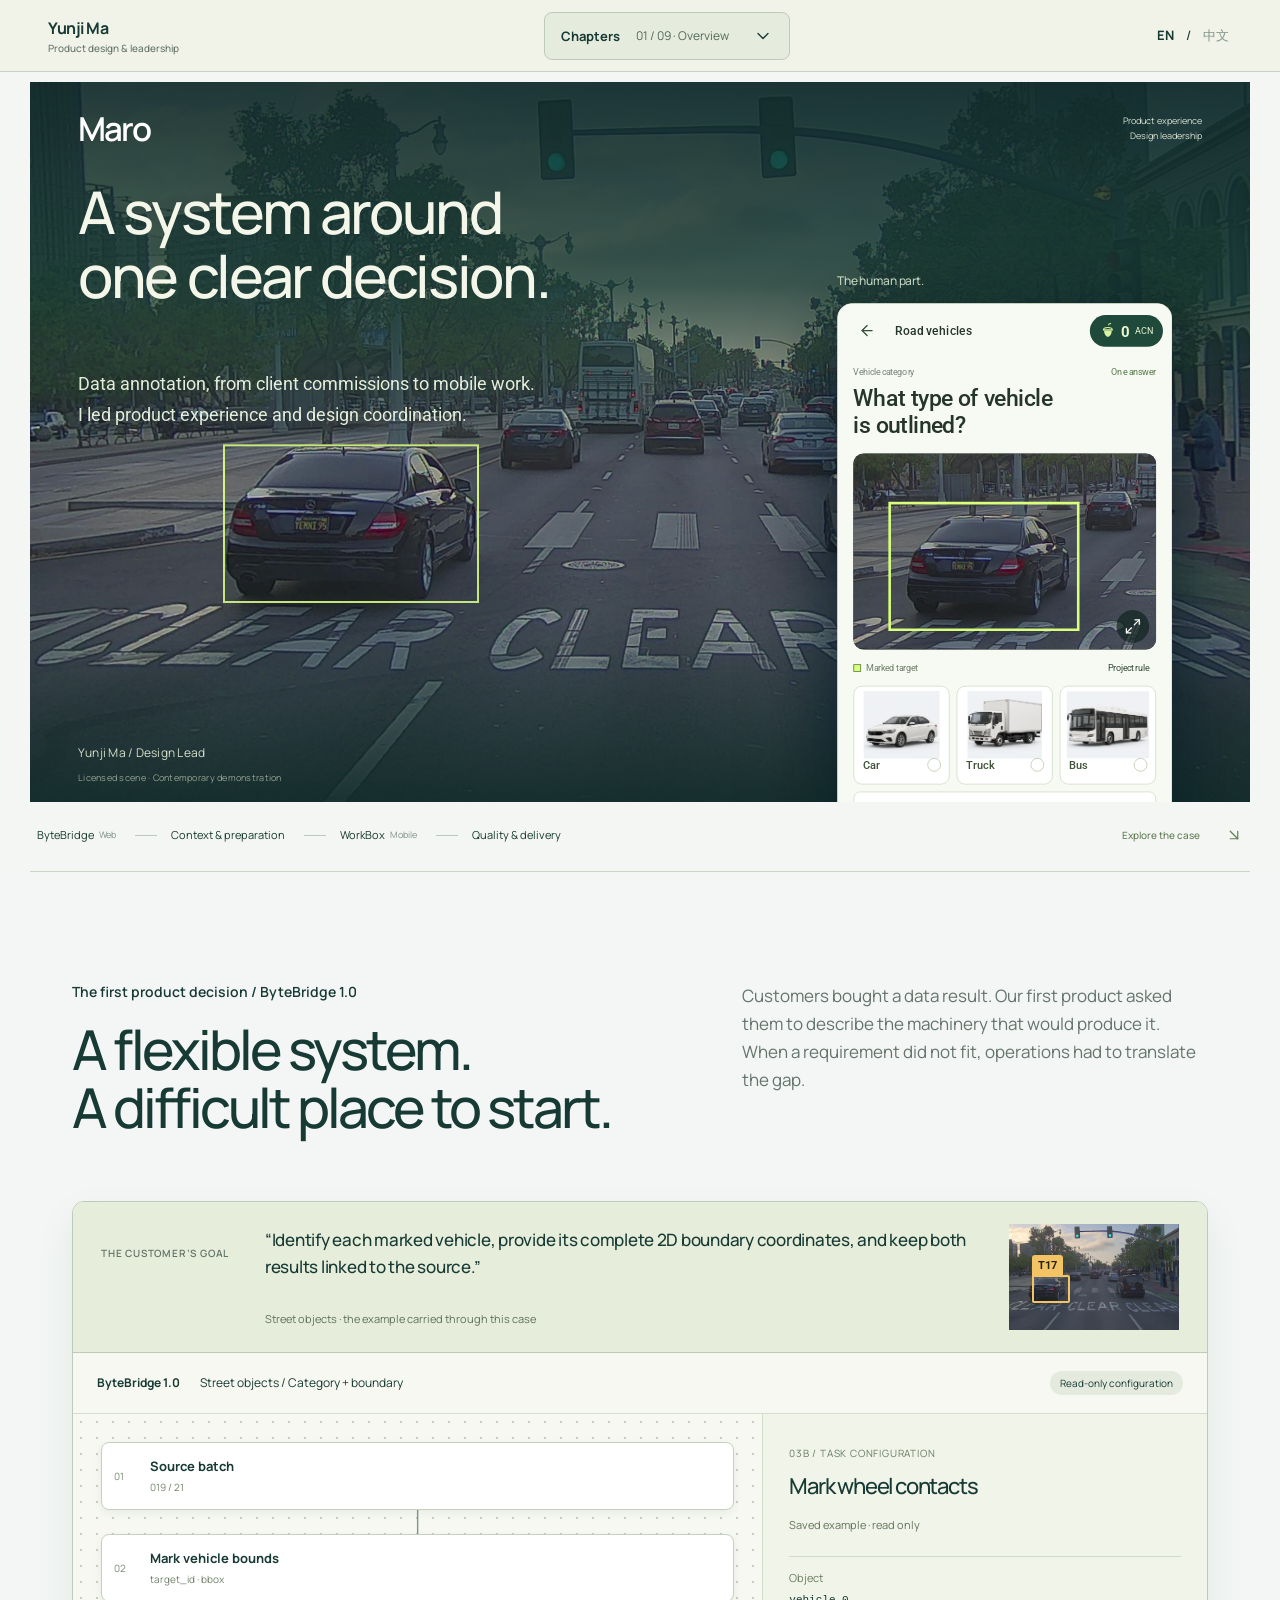
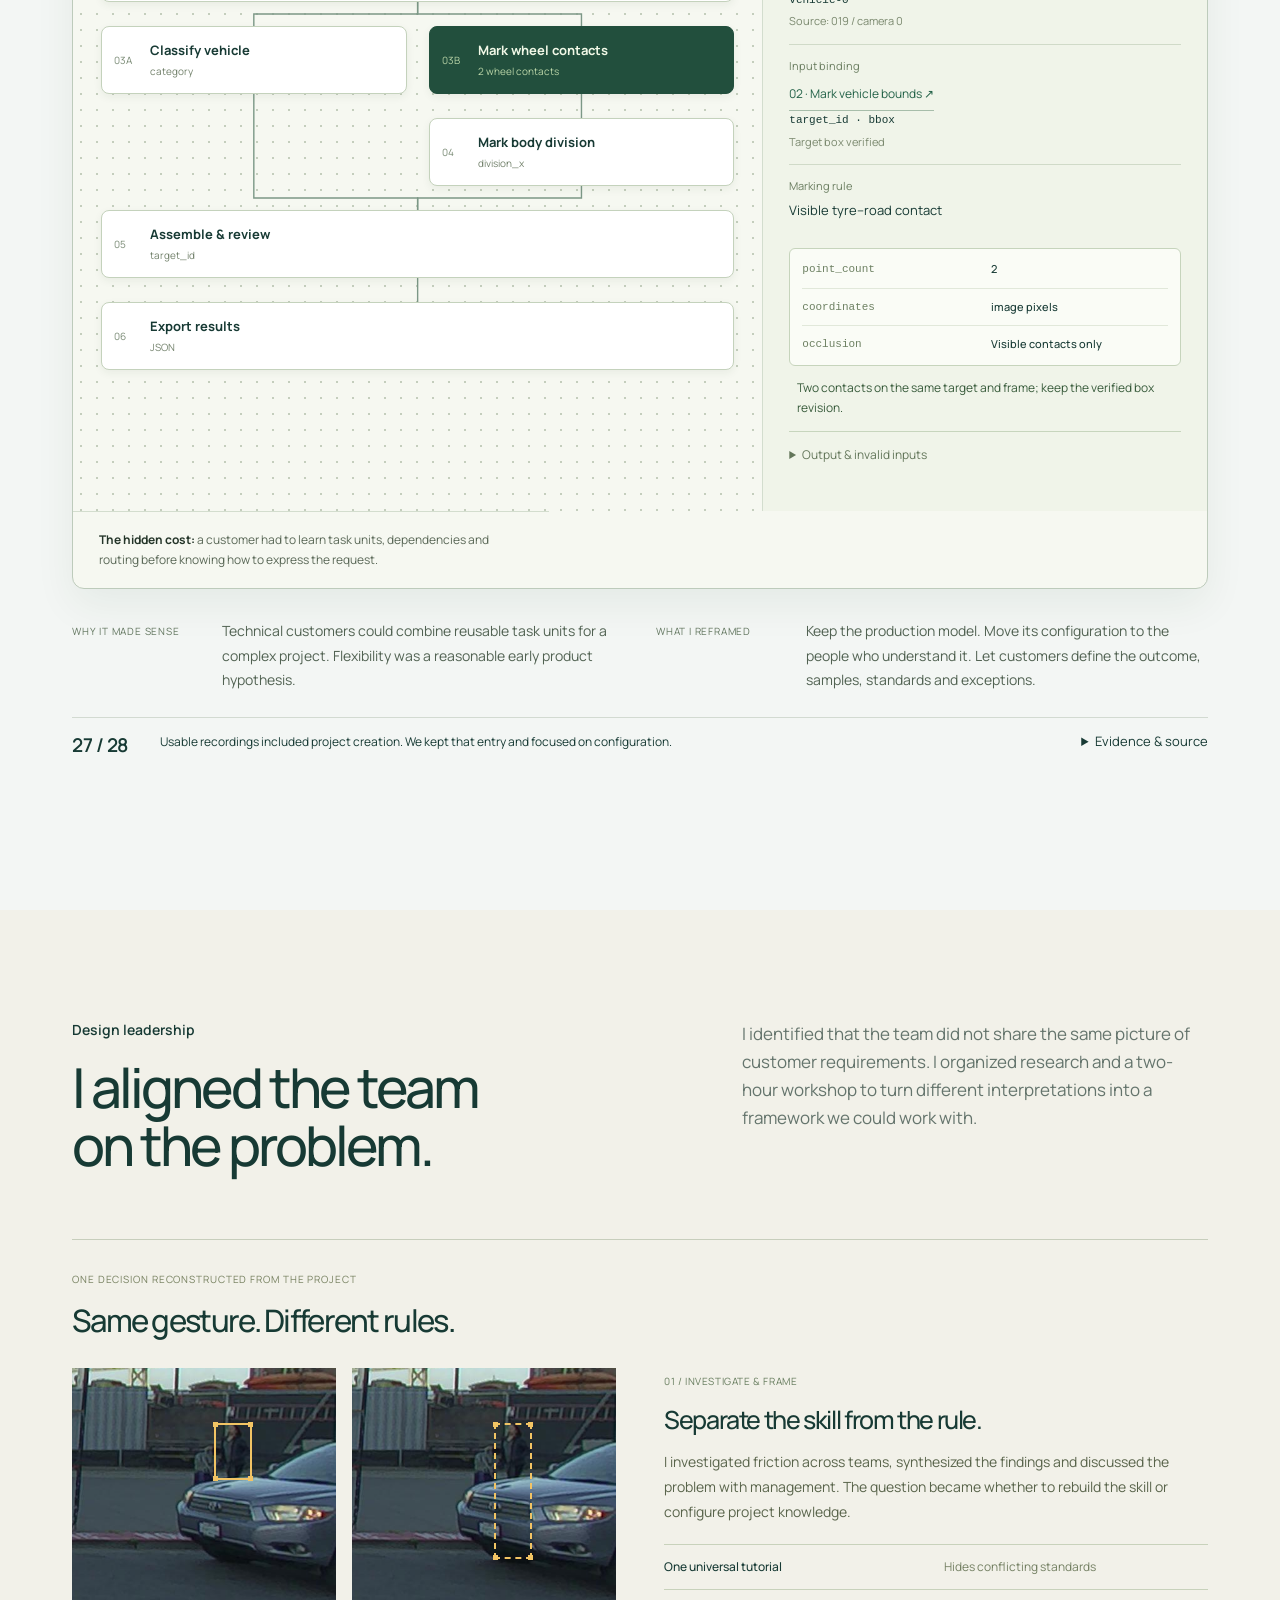
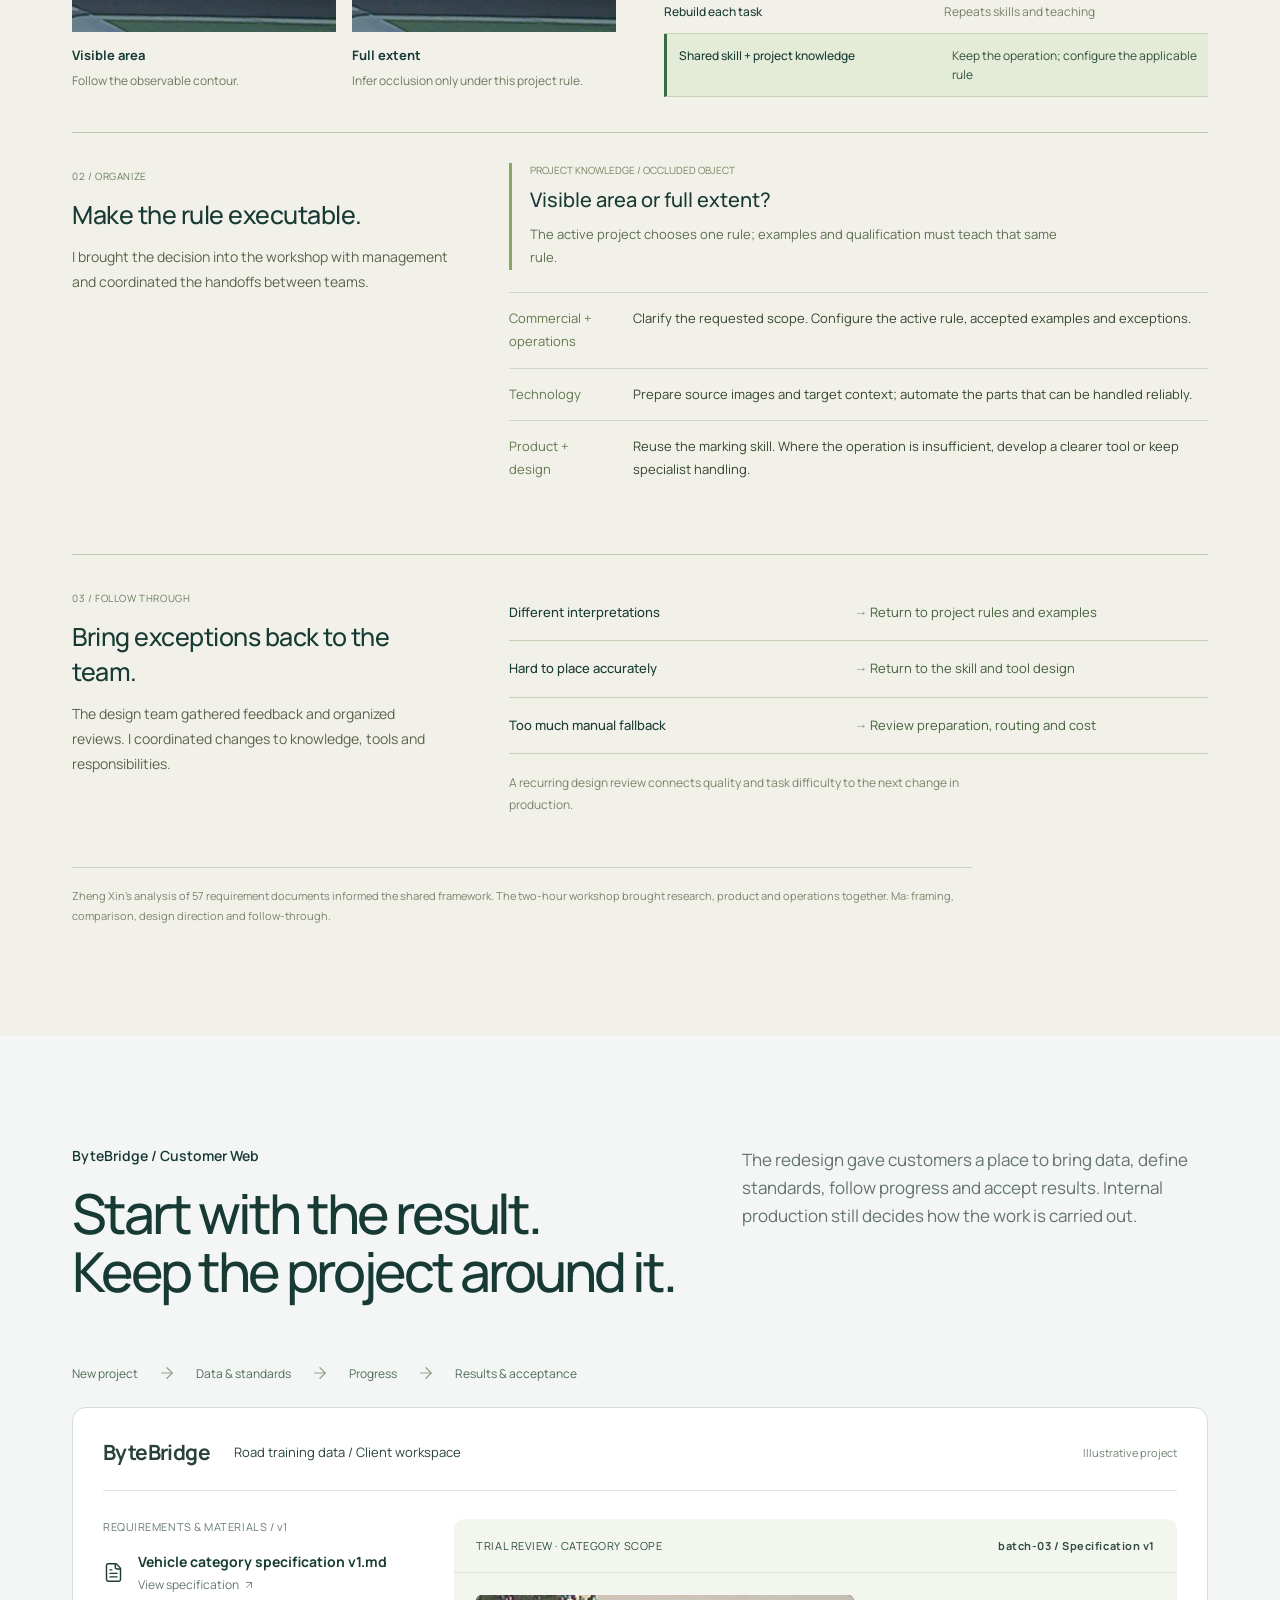
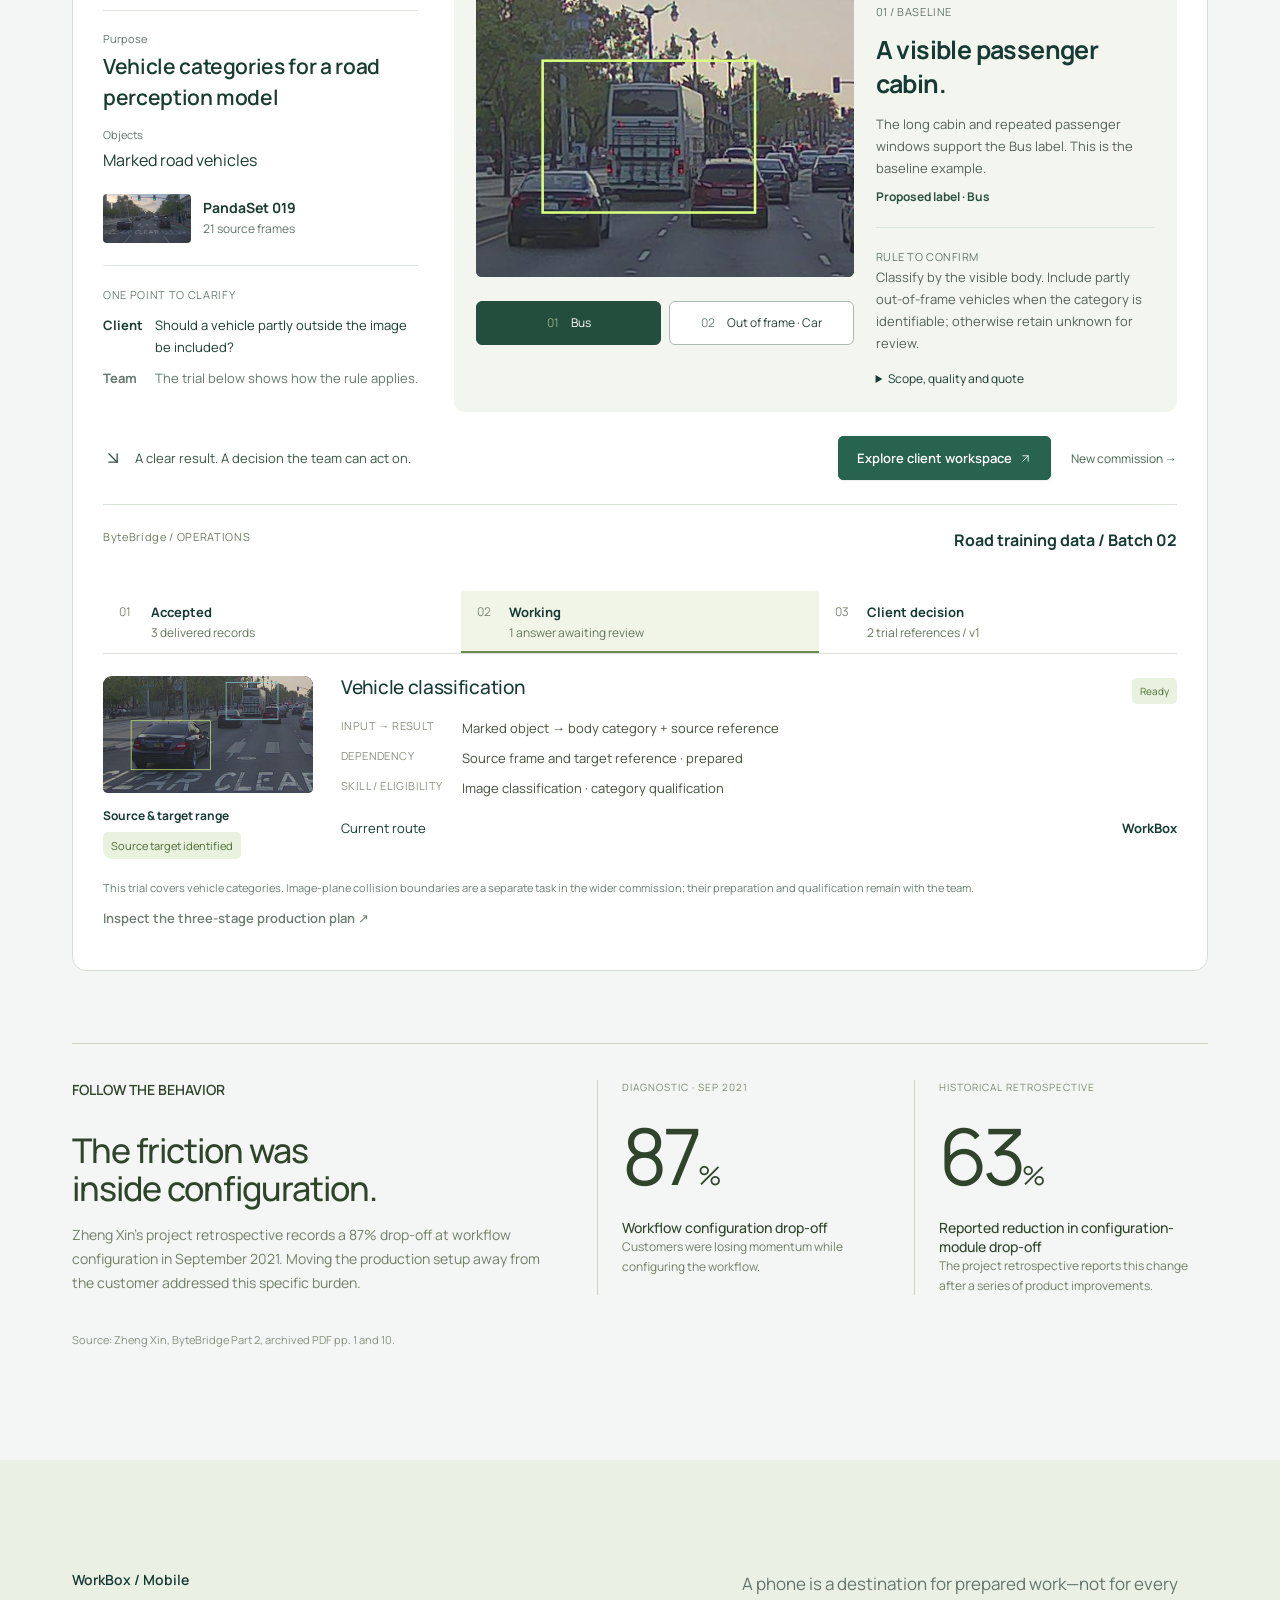
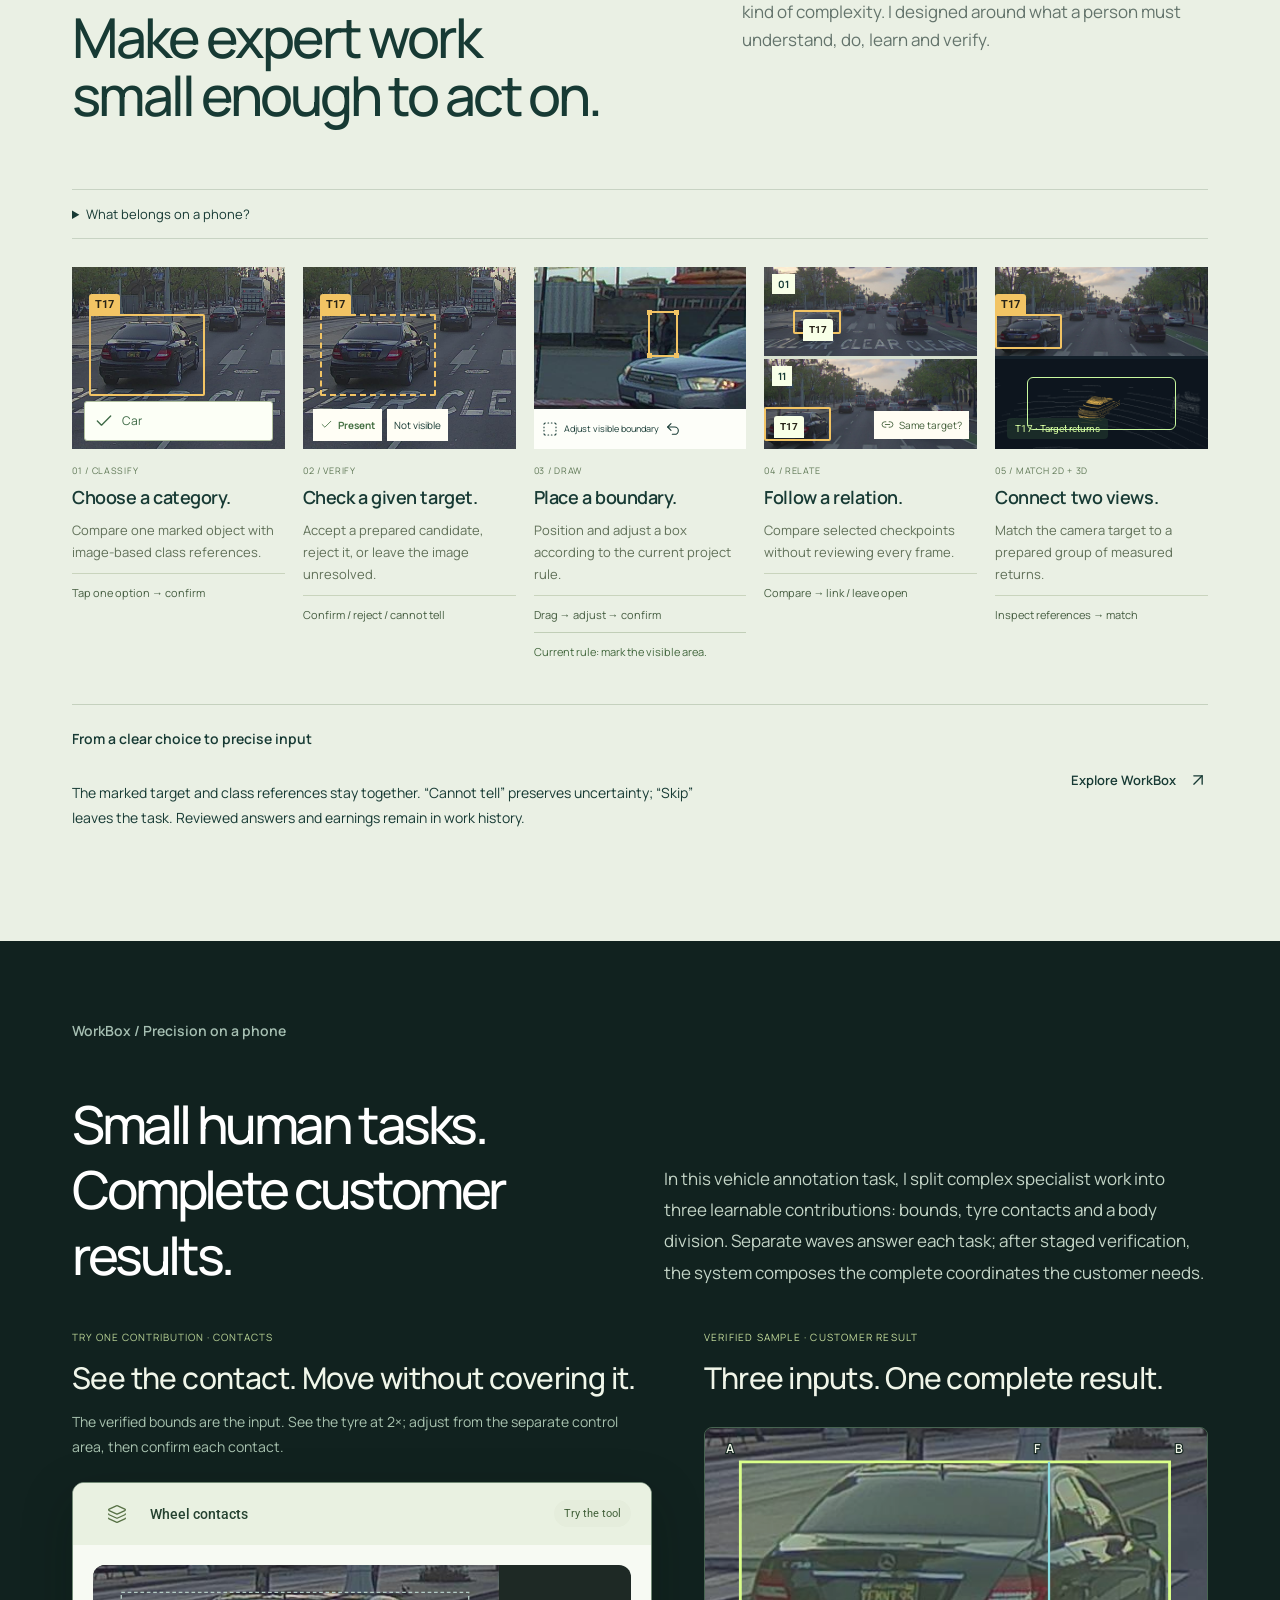
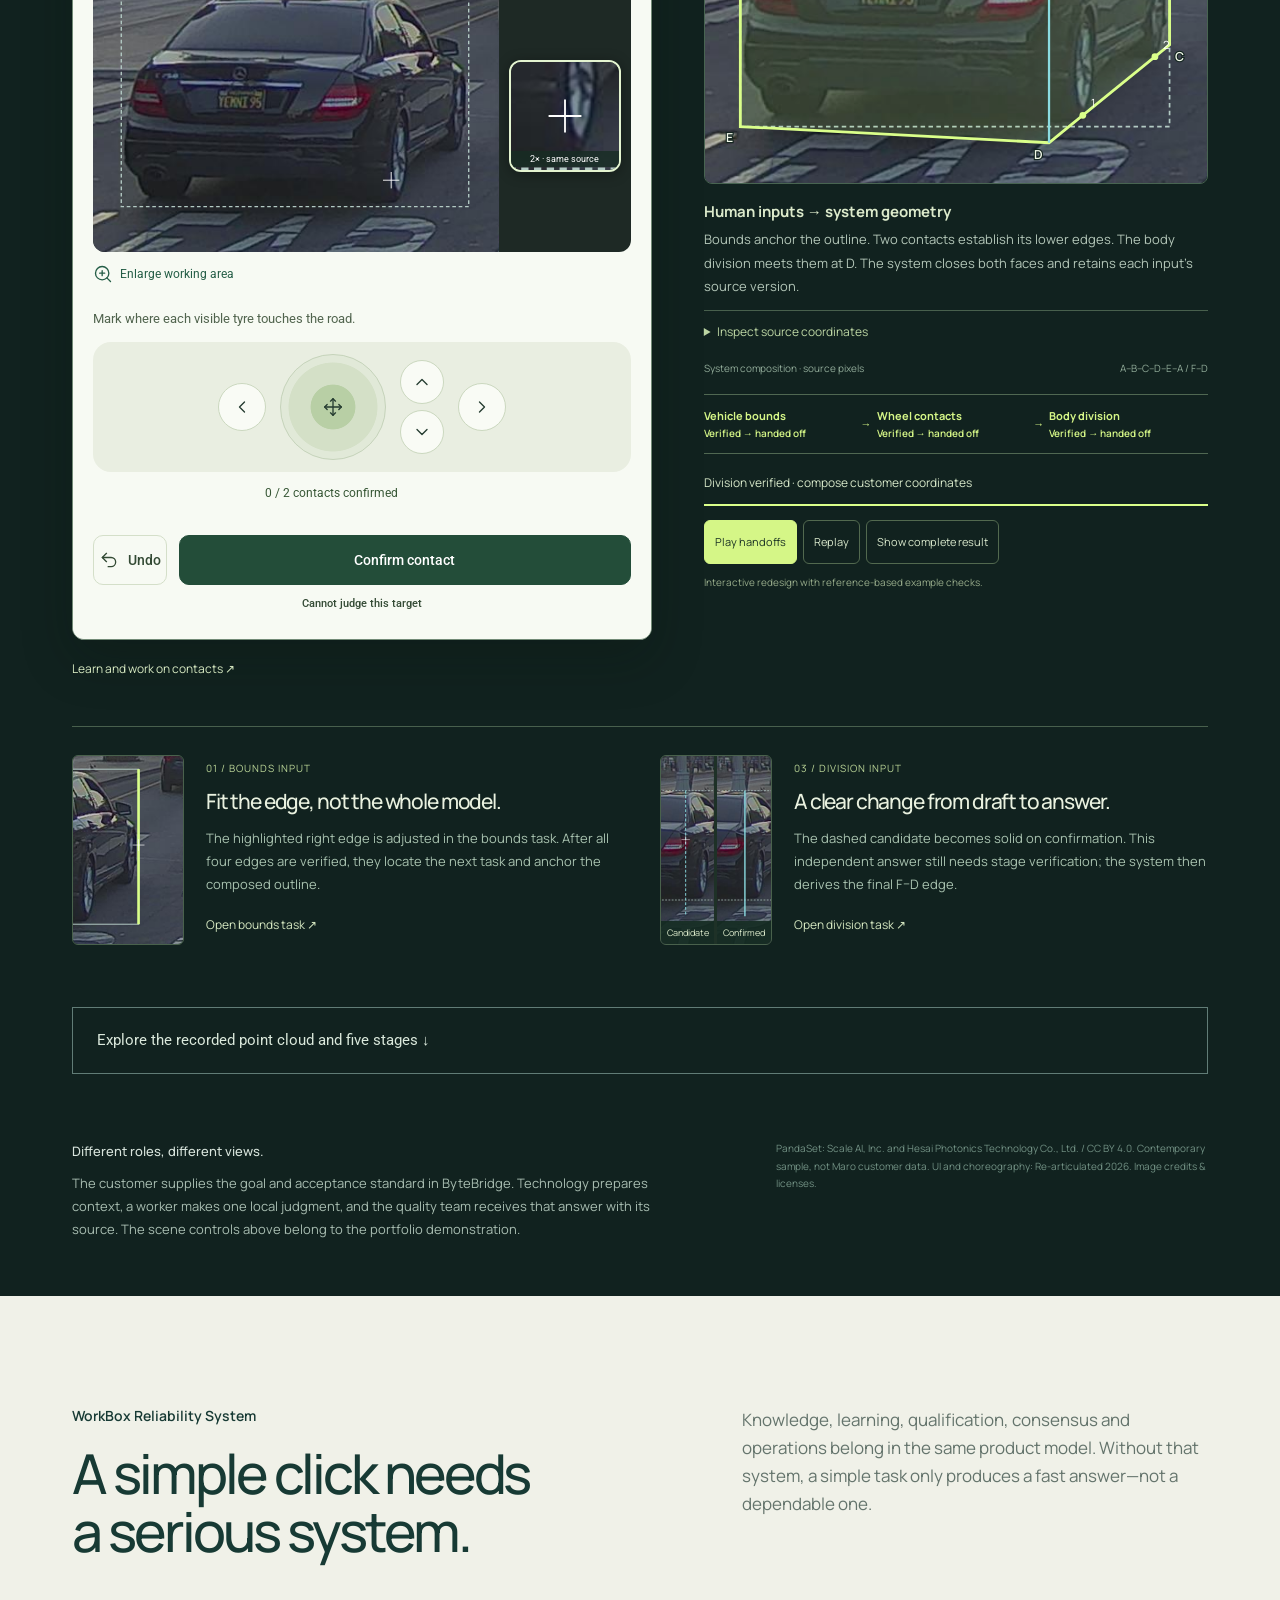
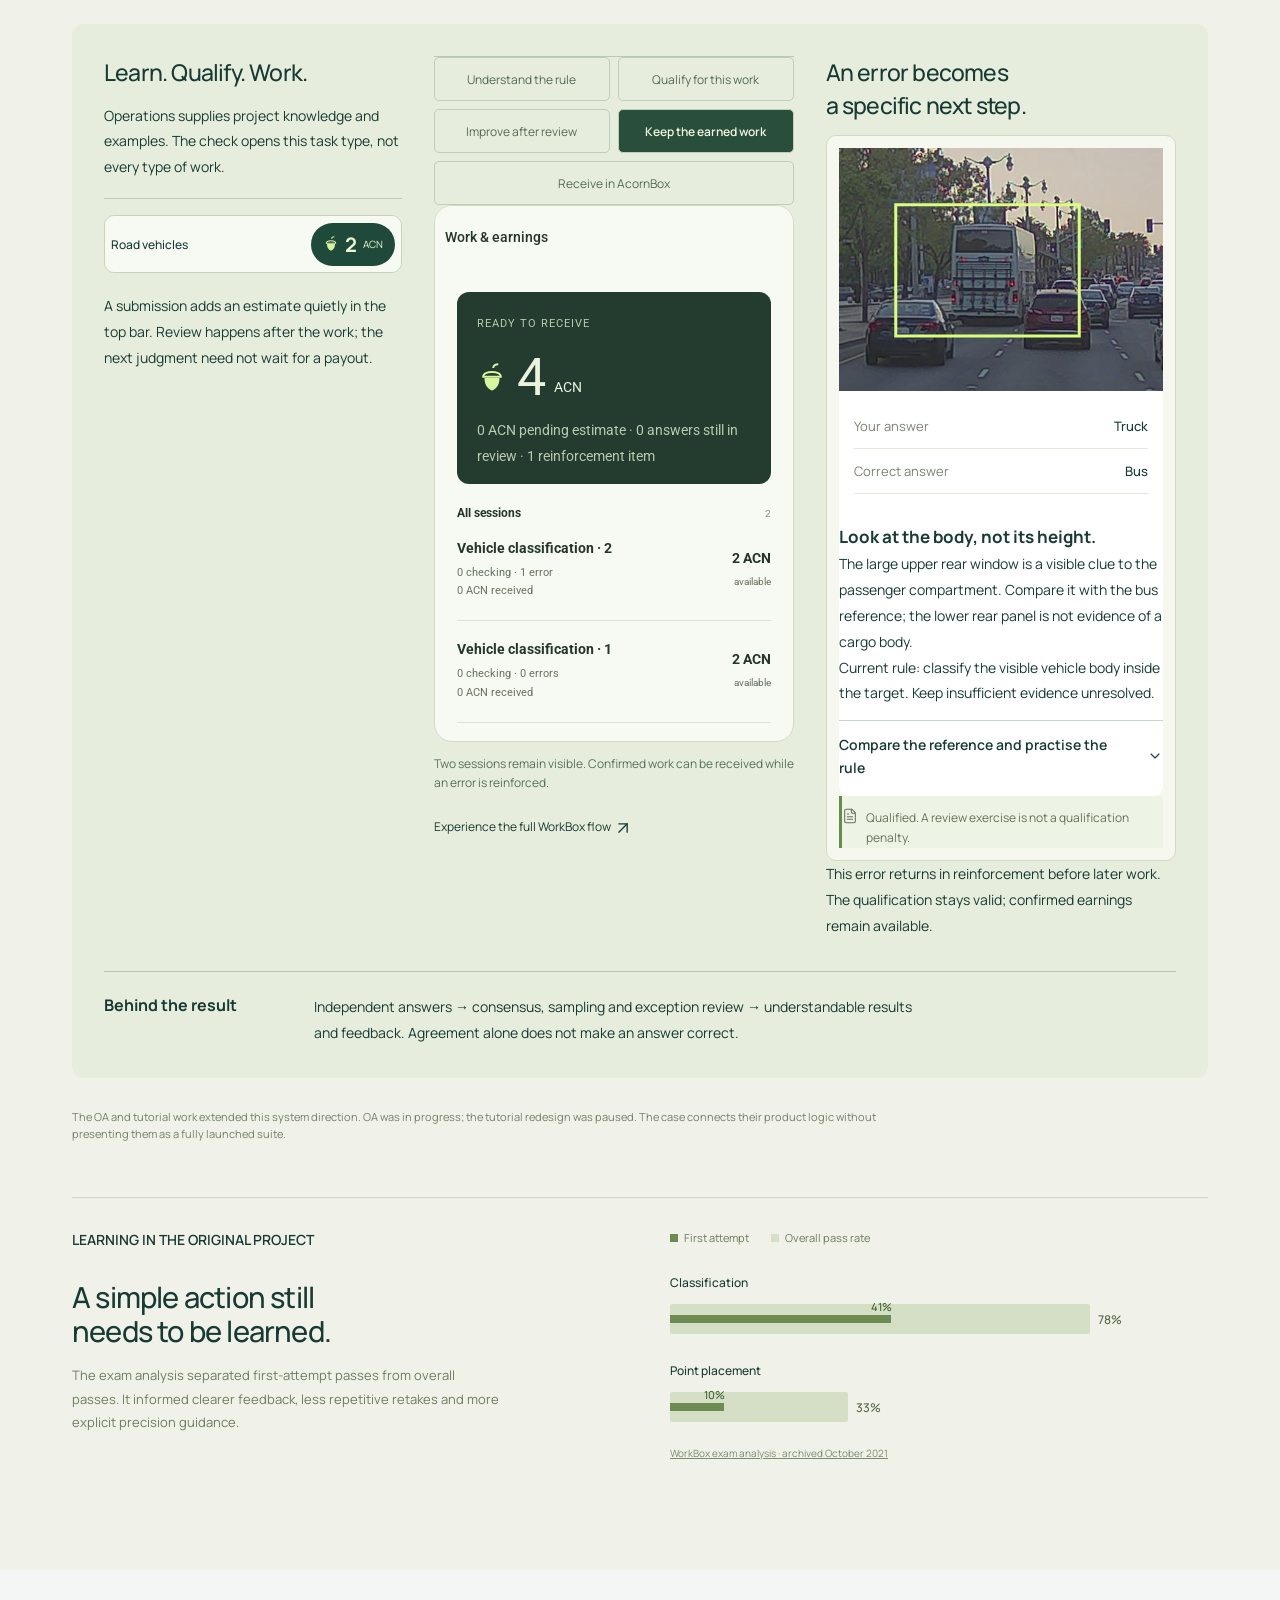
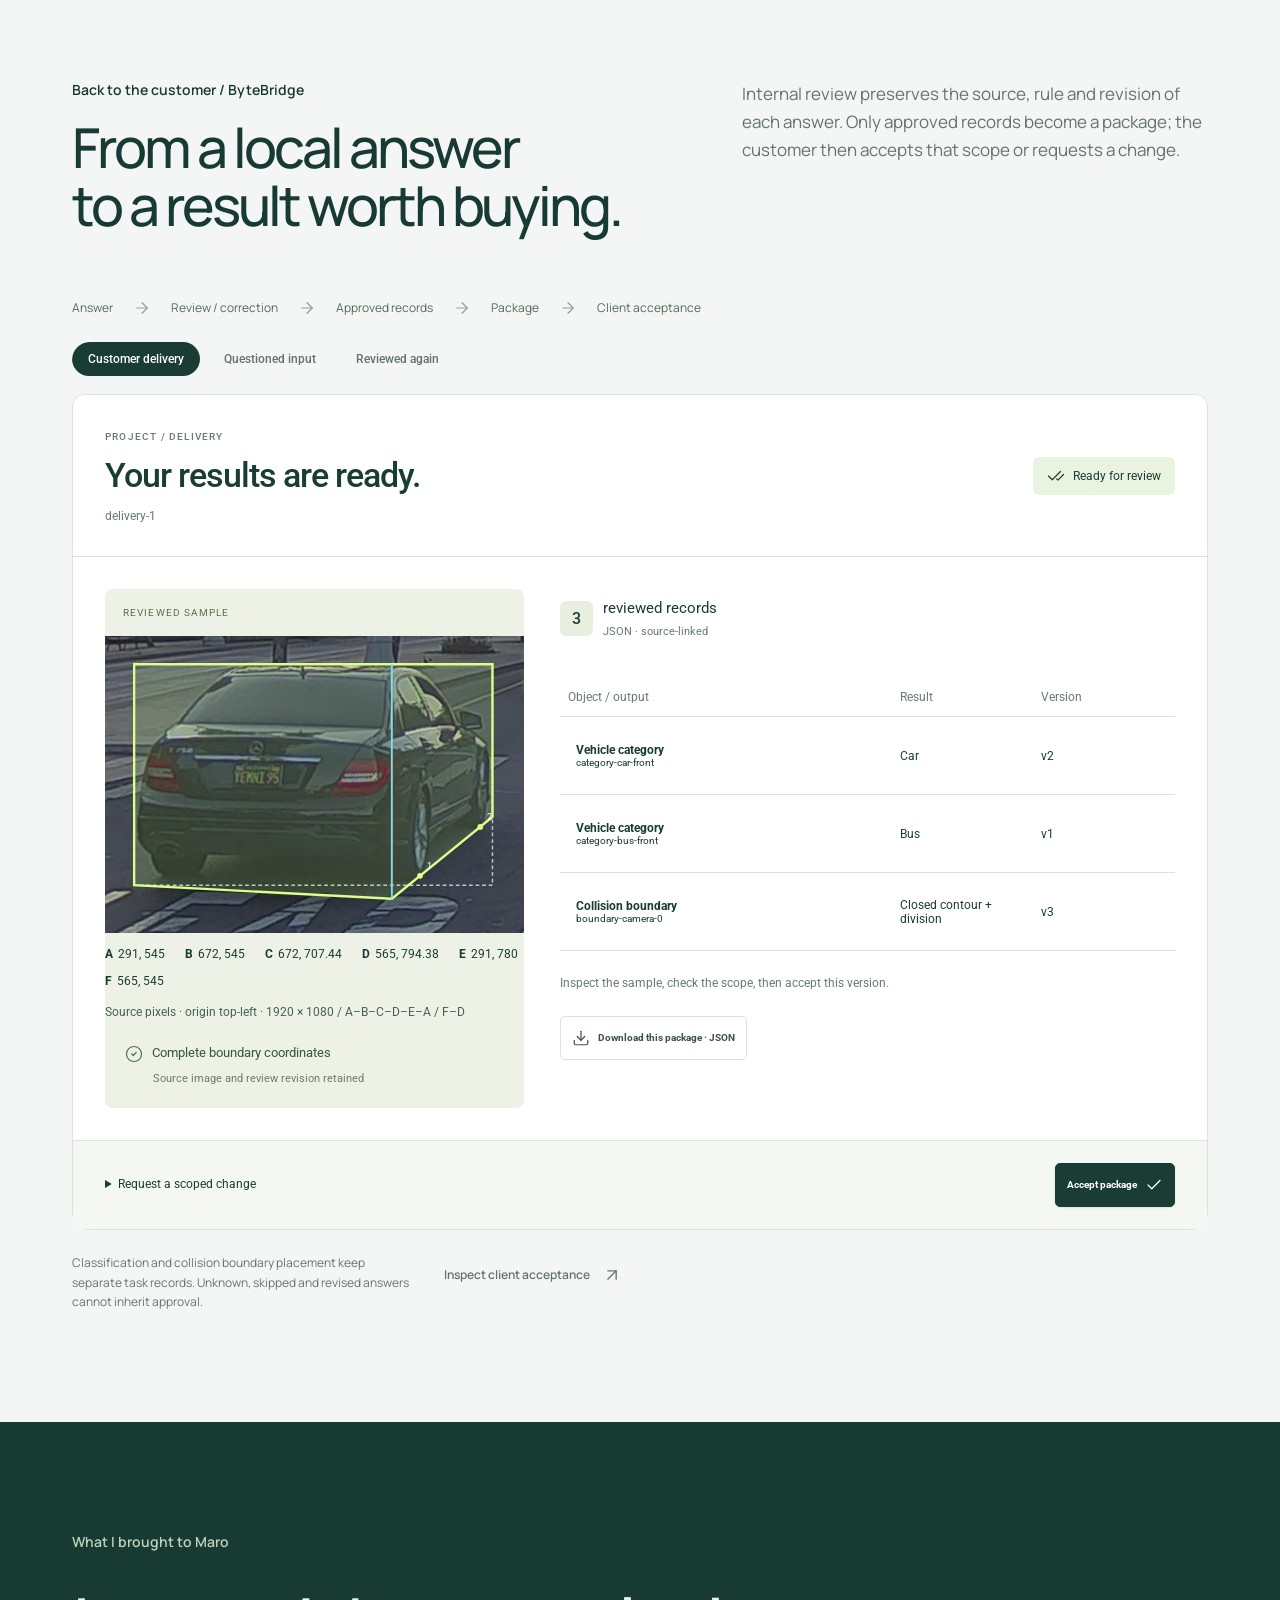
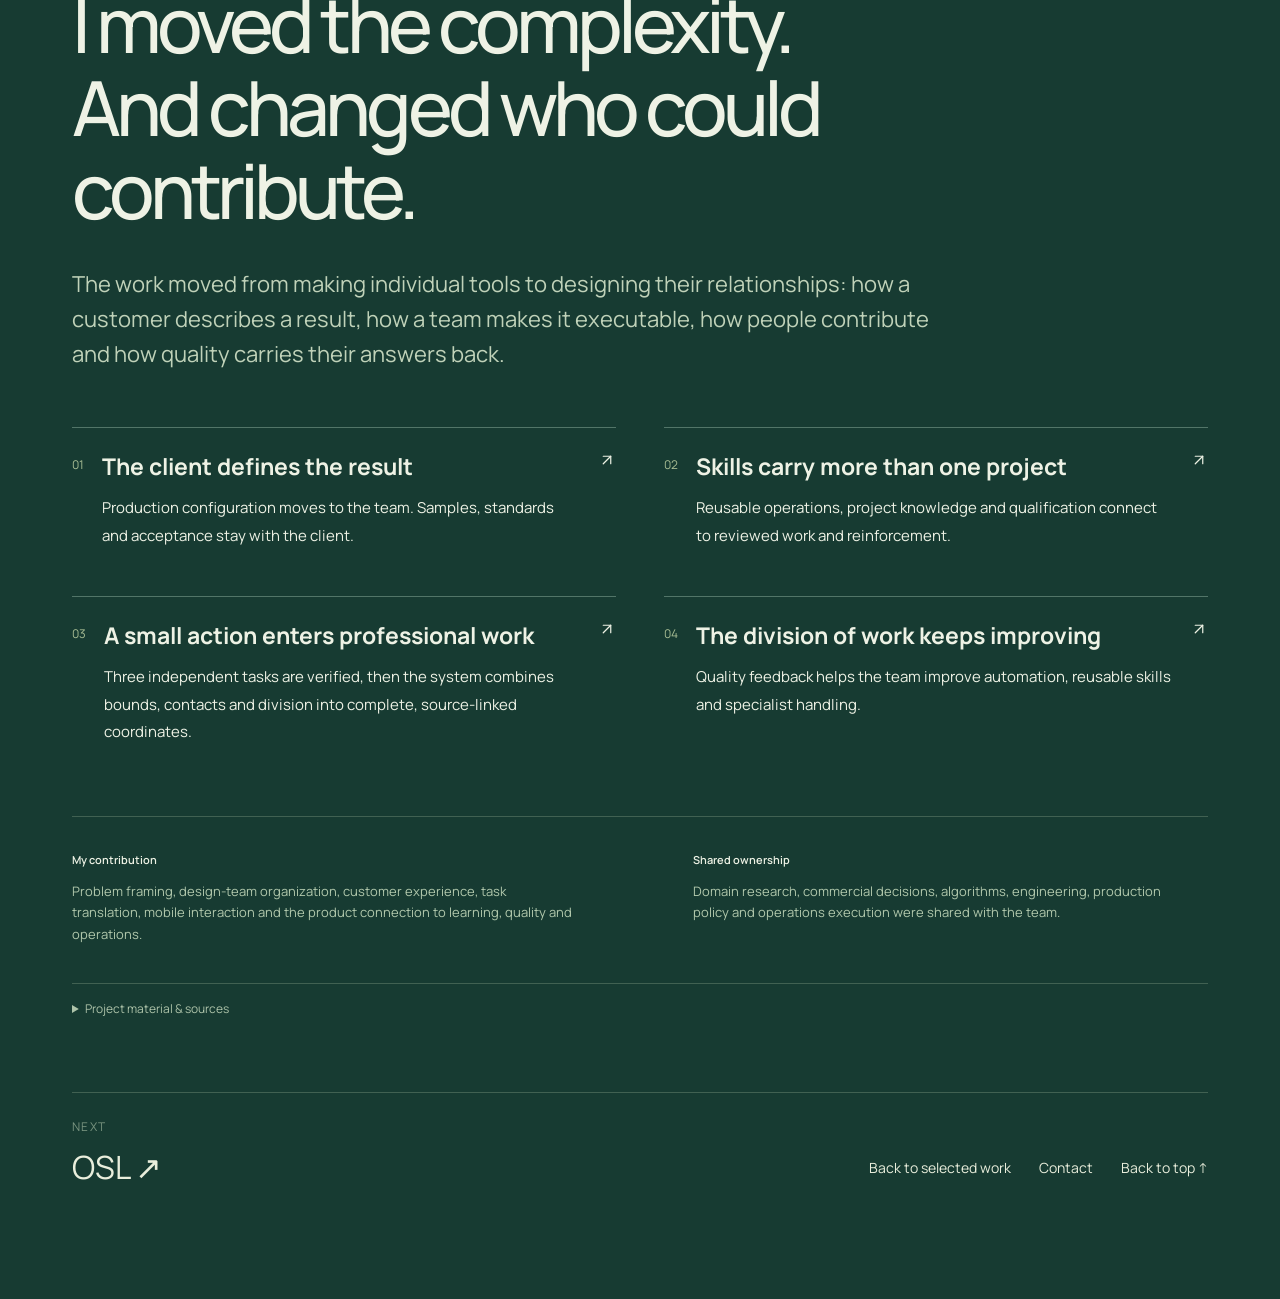
<file: work/maro/index.html>
<!DOCTYPE html><html lang="en" dir="ltr"> <head><meta charset="UTF-8"><meta name="viewport" content="width=device-width, initial-scale=1"><base href="/work/maro/"><title>Maro — Product Experience &amp; Design Leadership | Yunji Ma</title><meta name="description" content="From customer requirements to mobile judgment and reviewable data: Yunji Ma’s product experience and design leadership at Maro."><meta name="theme-color" content="#f3f6f0"><style>#outcome .maro-site-footer{color:#e9eedc;align-items:end;gap:32px}#outcome .maro-site-footer>div{gap:10px;display:grid}#outcome .maro-site-footer>div>span{letter-spacing:.12em;opacity:.65;font-size:12px}#outcome .maro-site-footer>div>a{font-size:32px;line-height:1.2}#outcome .maro-site-footer nav{flex-wrap:wrap;gap:28px;display:flex}#outcome .maro-site-footer a{color:#e9eedc;align-items:center;min-height:44px;font-size:14px;text-decoration:none;display:inline-flex}#outcome .maro-site-footer>div>a{font-size:32px}.maro-case-return{color:inherit;margin-right:auto;font-size:13px;text-decoration:none}@media (max-width:700px){#outcome .maro-site-footer{flex-direction:column;align-items:start;gap:26px;display:flex}#outcome .maro-site-footer nav{gap:20px}.maro-case-return{font-size:12px}}
</style><link rel="stylesheet" href="/_astro/main.DBxUv1sH.css"></head> <body data-maro-site data-contact="myjwd2006@gmail.com"> <div id="app"></div> <script type="module" src="/_astro/maro.astro_astro_type_script_index_0_lang.DSCFGQn3.js"></script></body> </html>
</file>
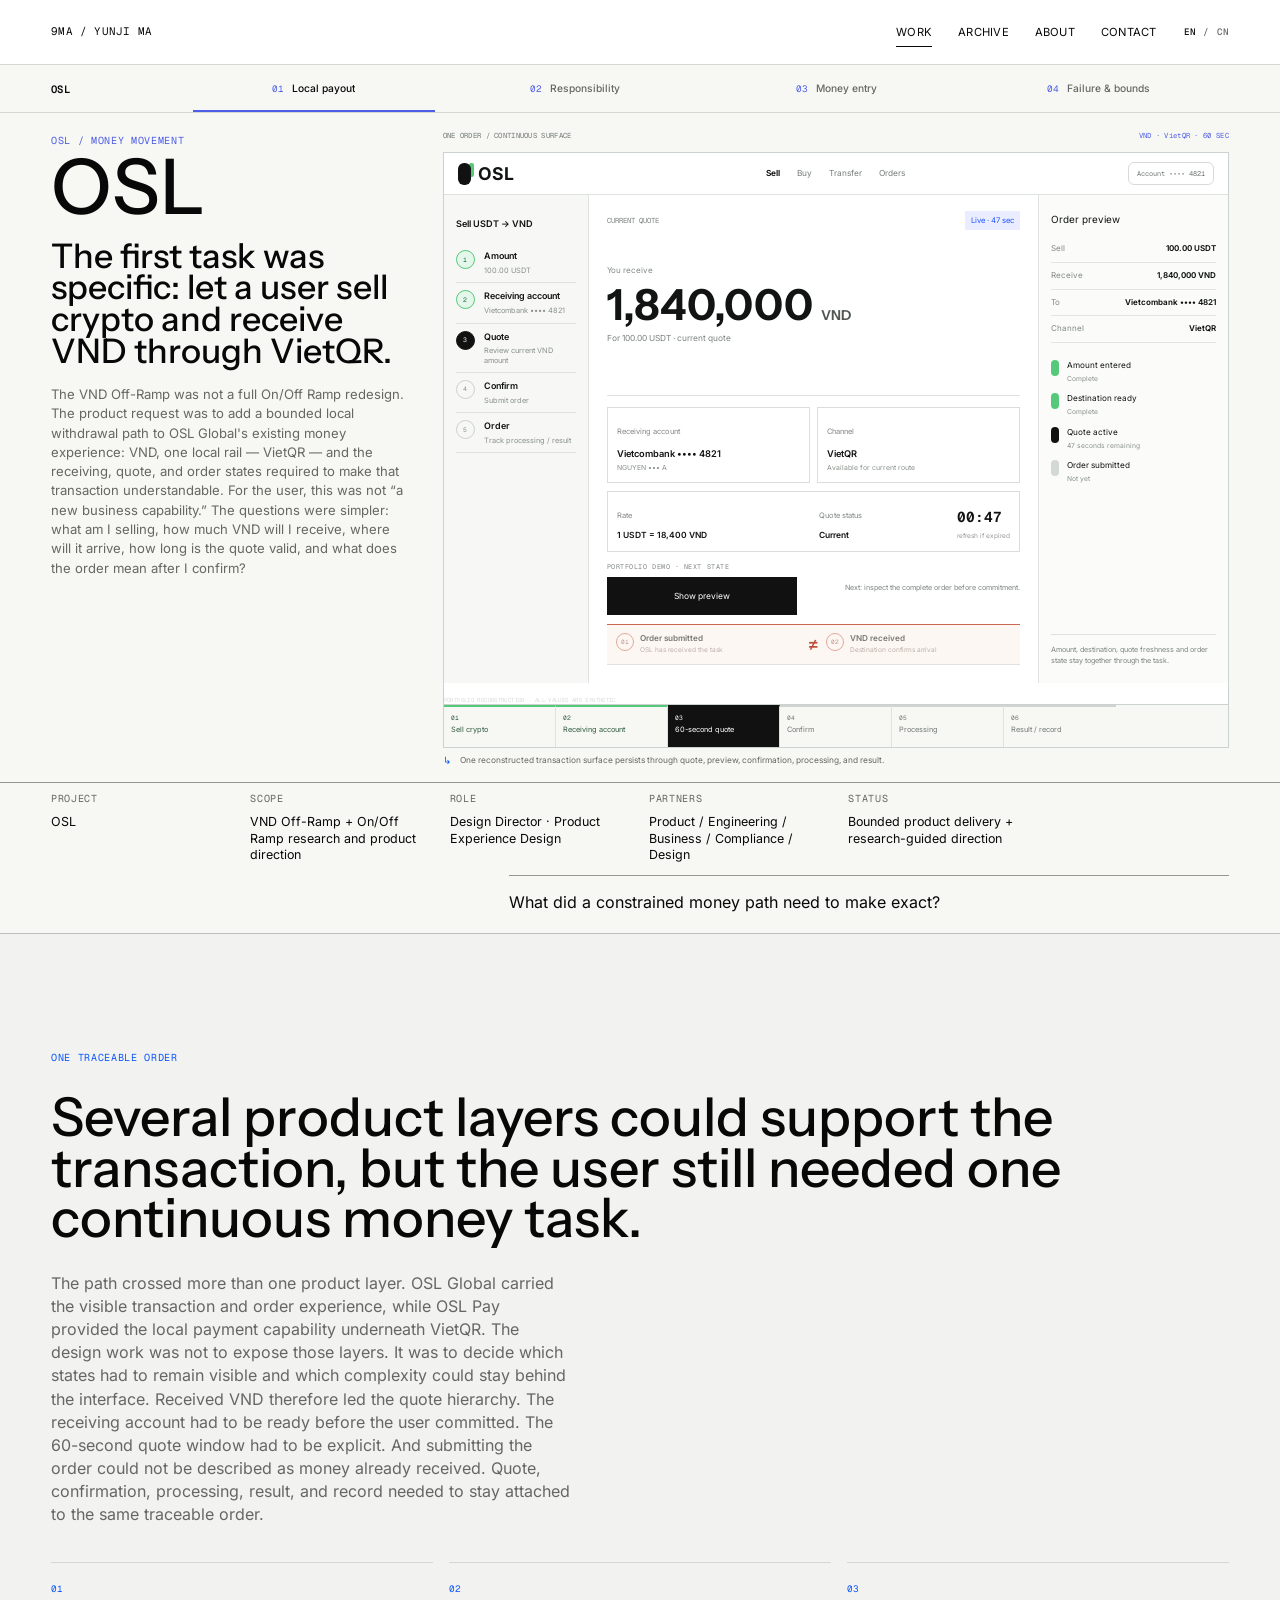
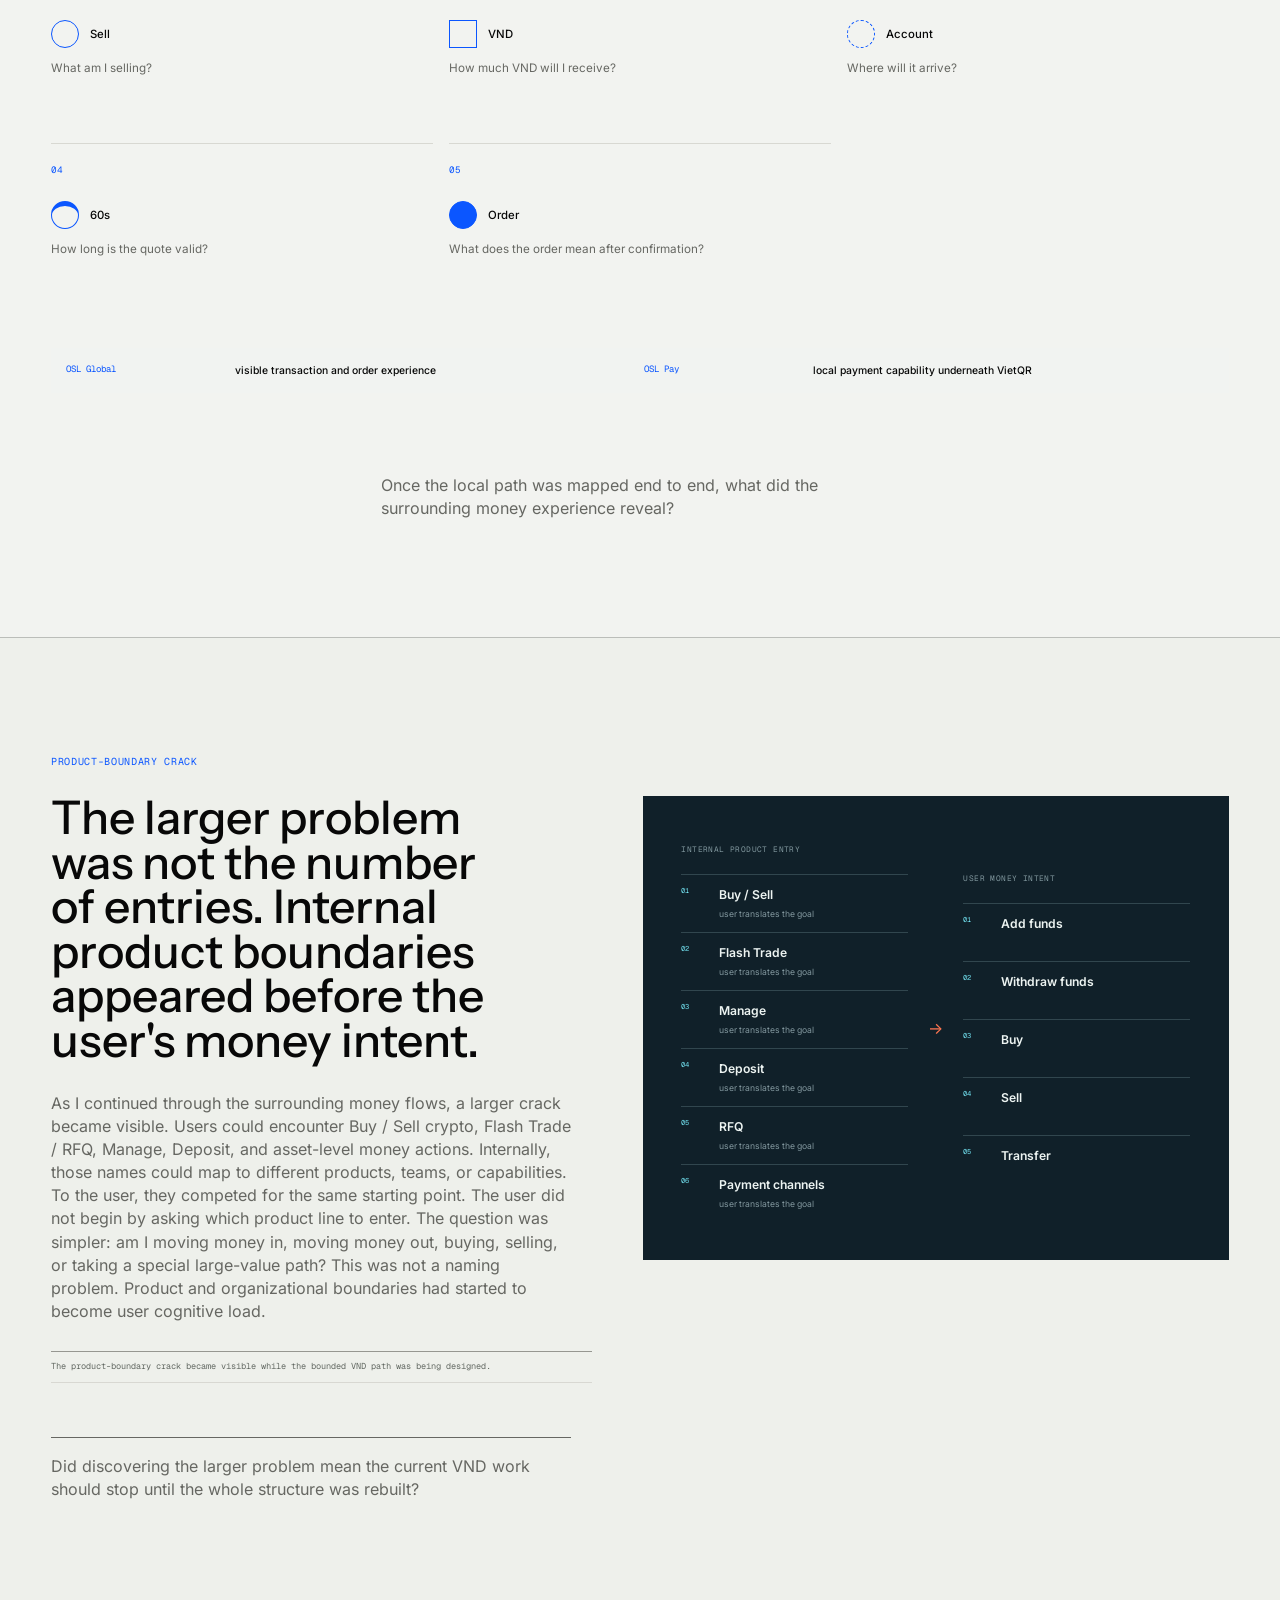
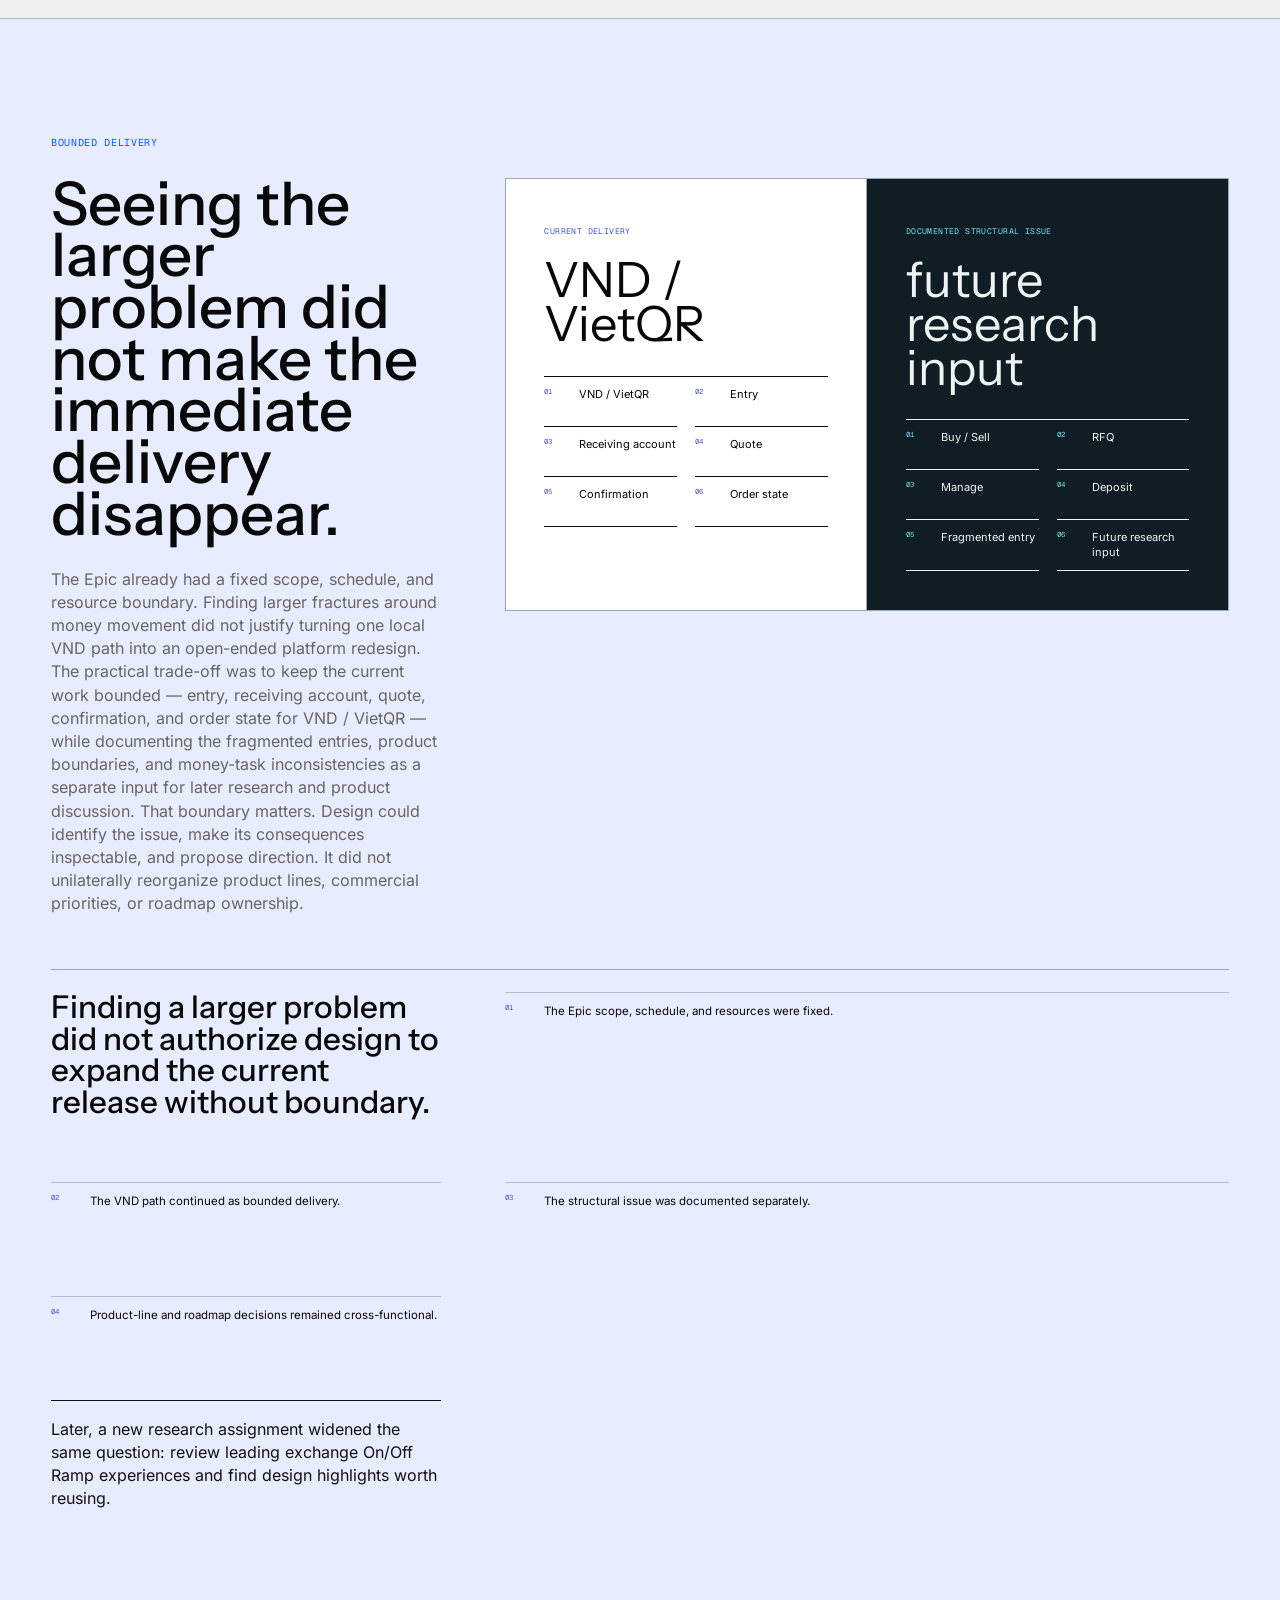
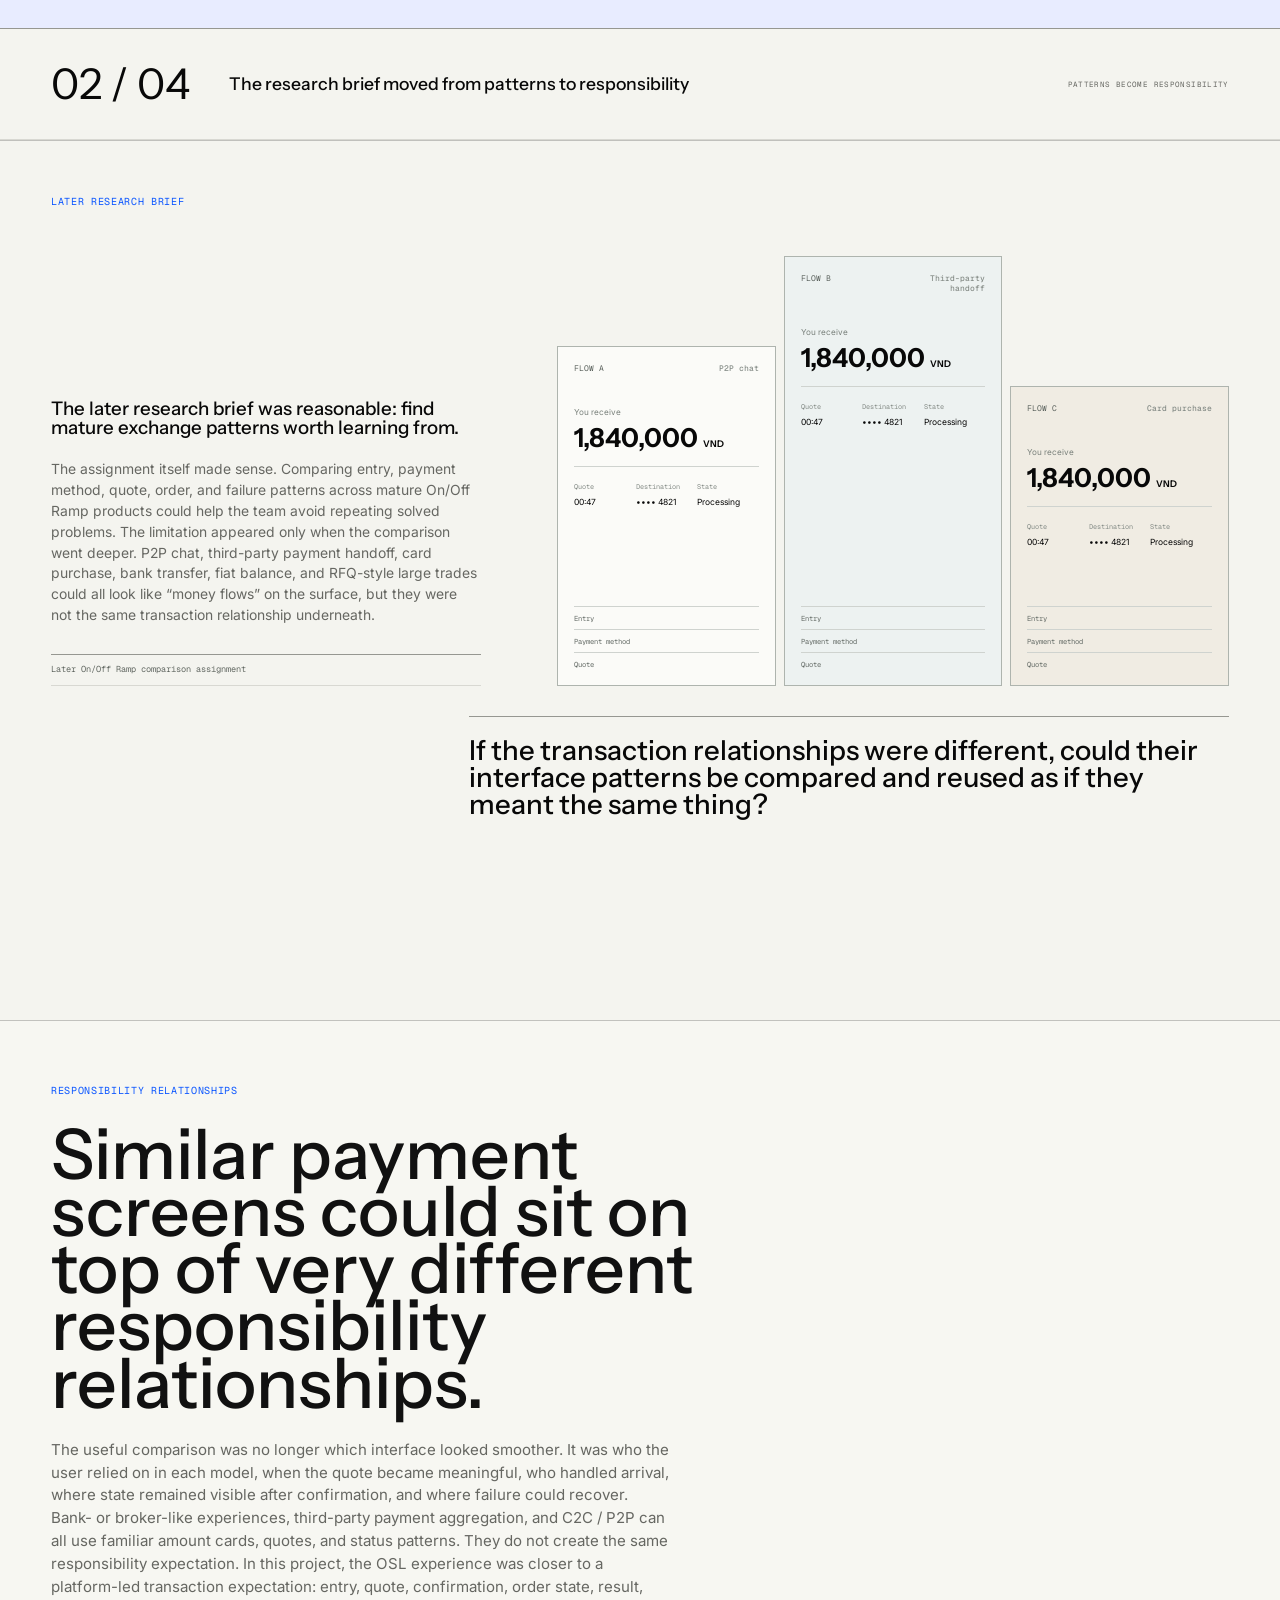
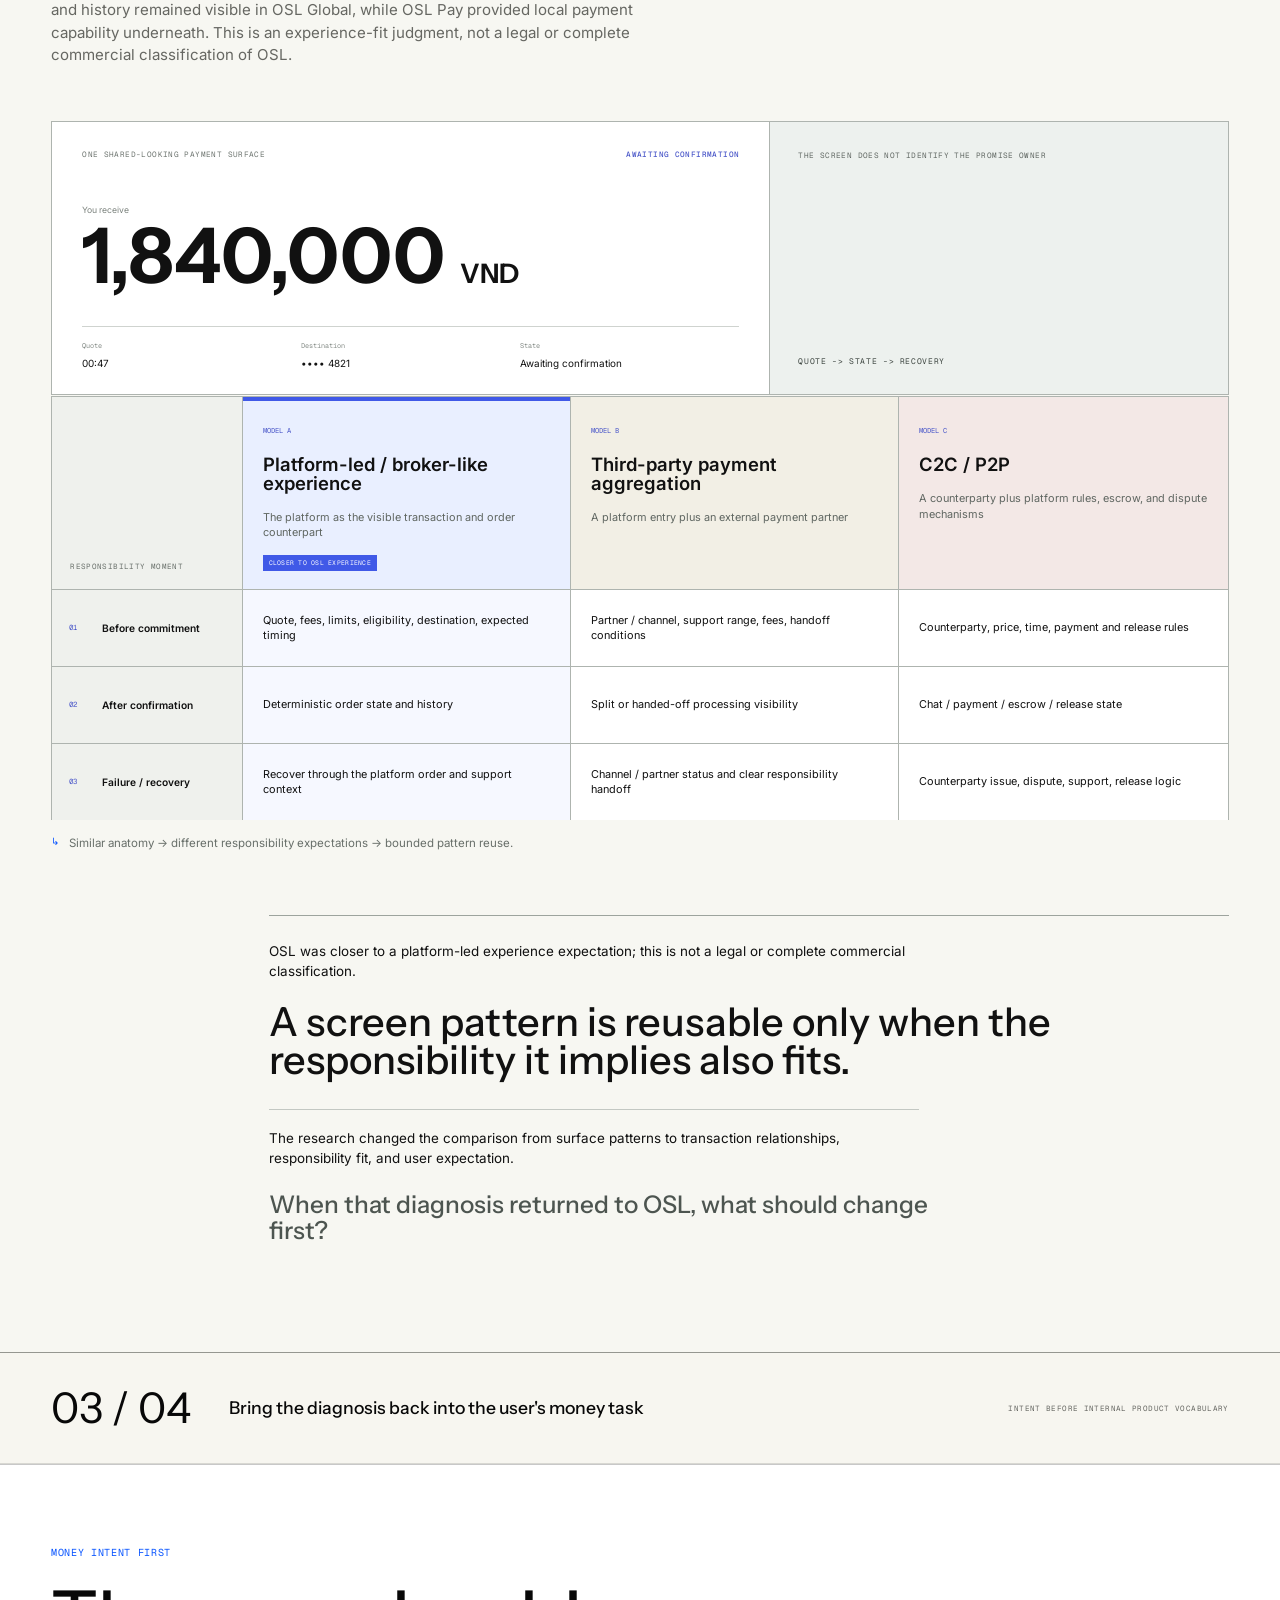
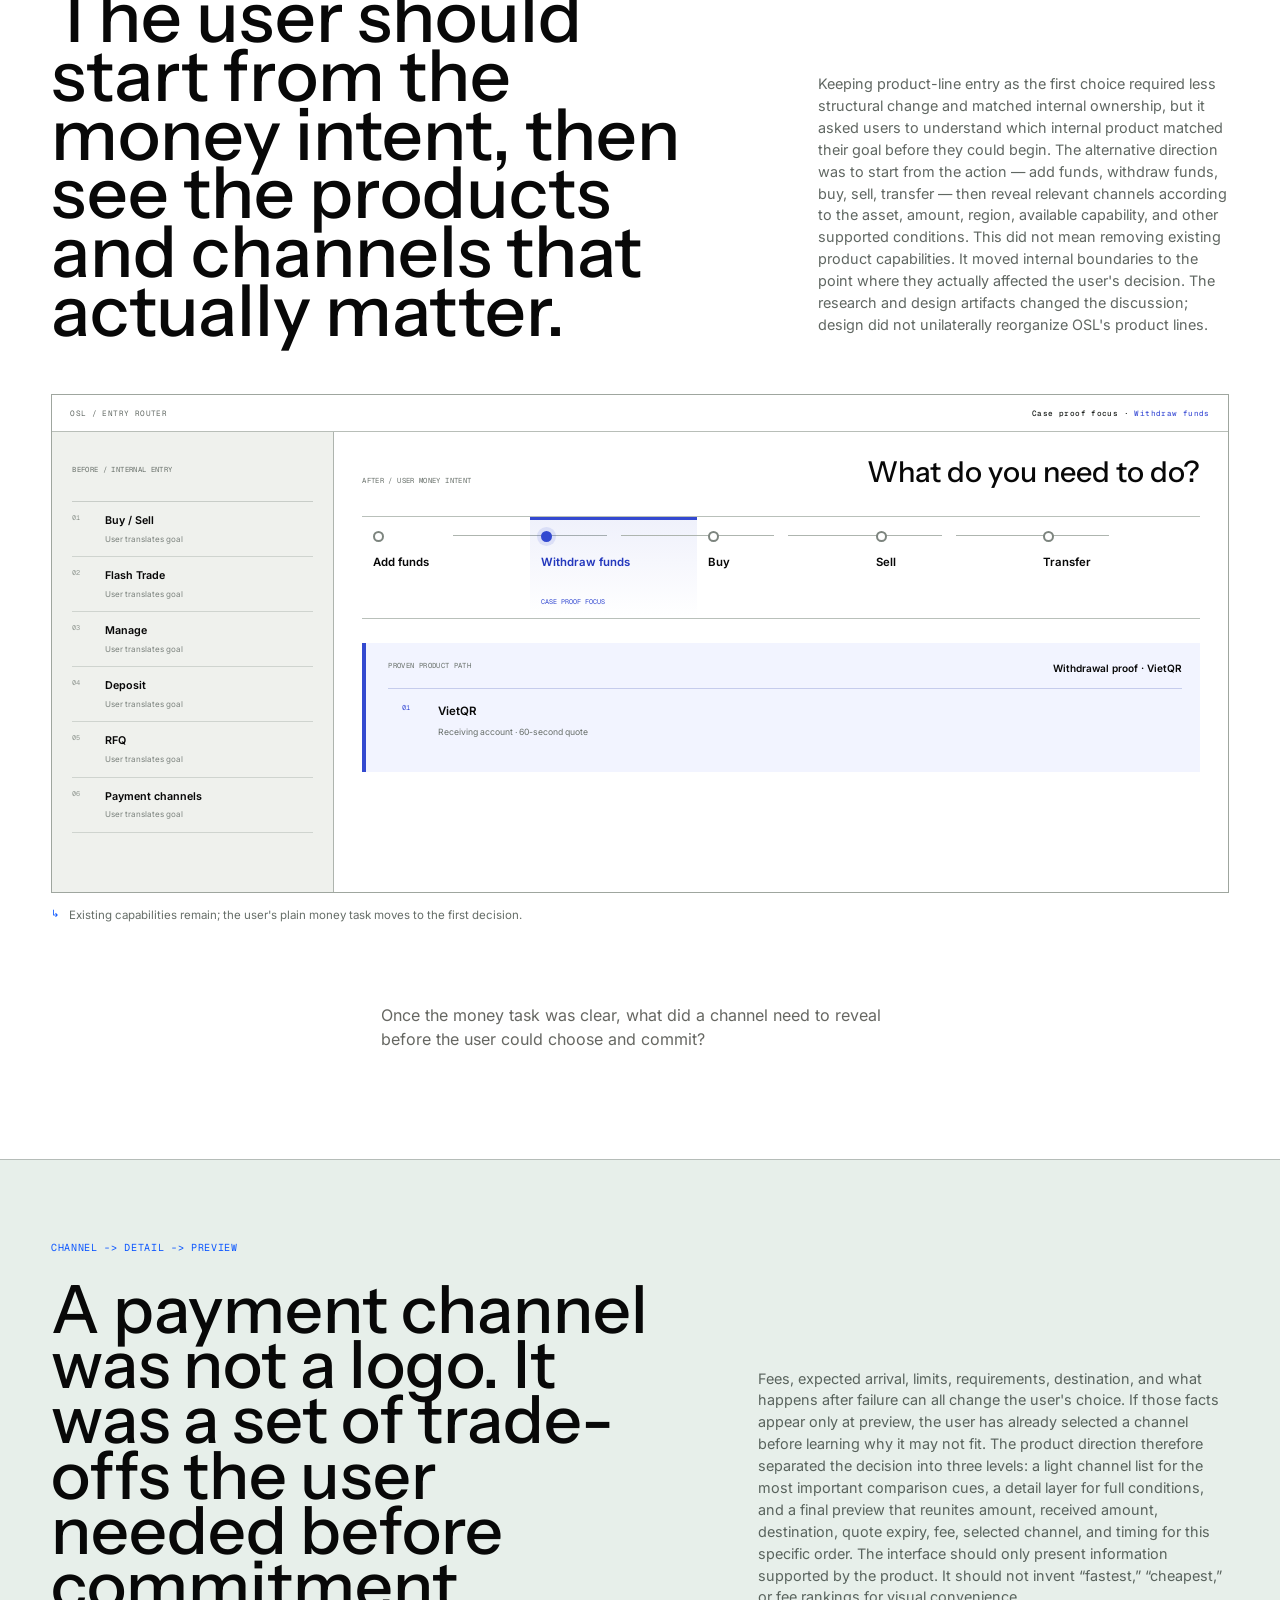
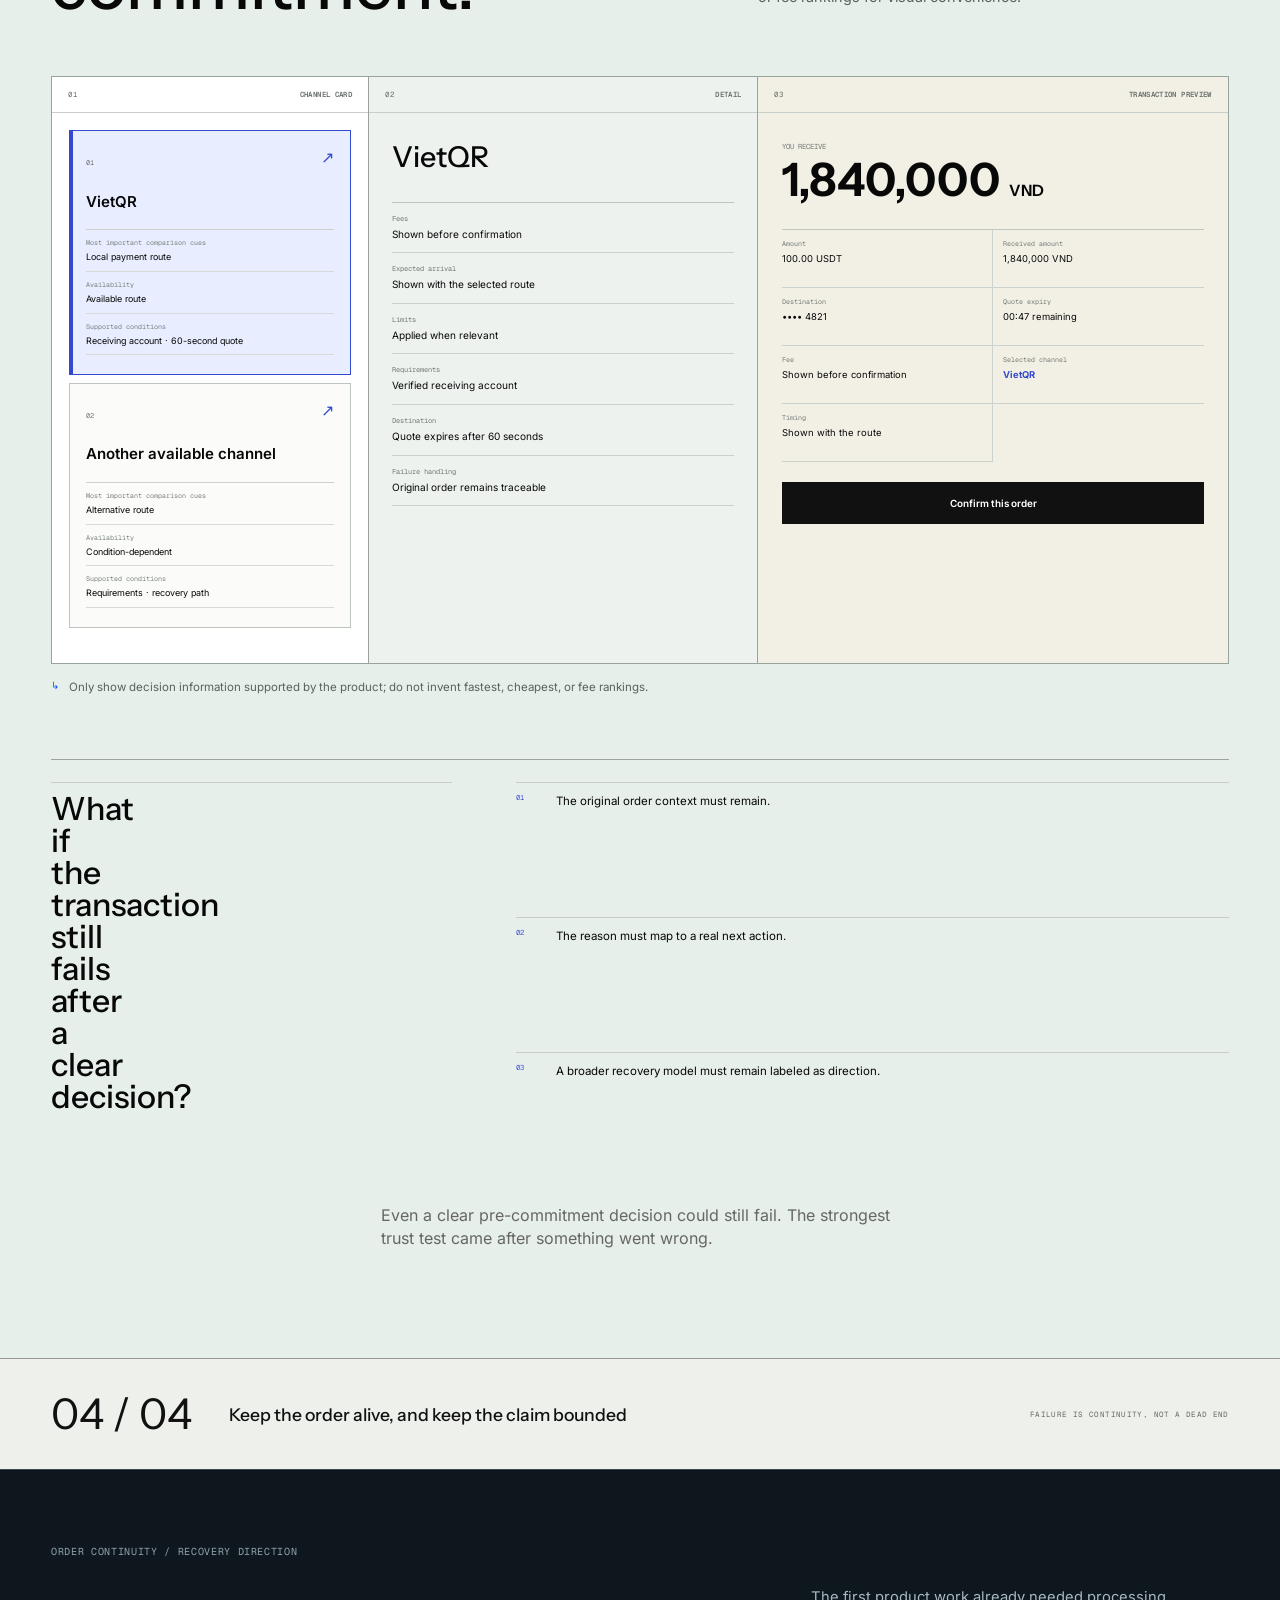
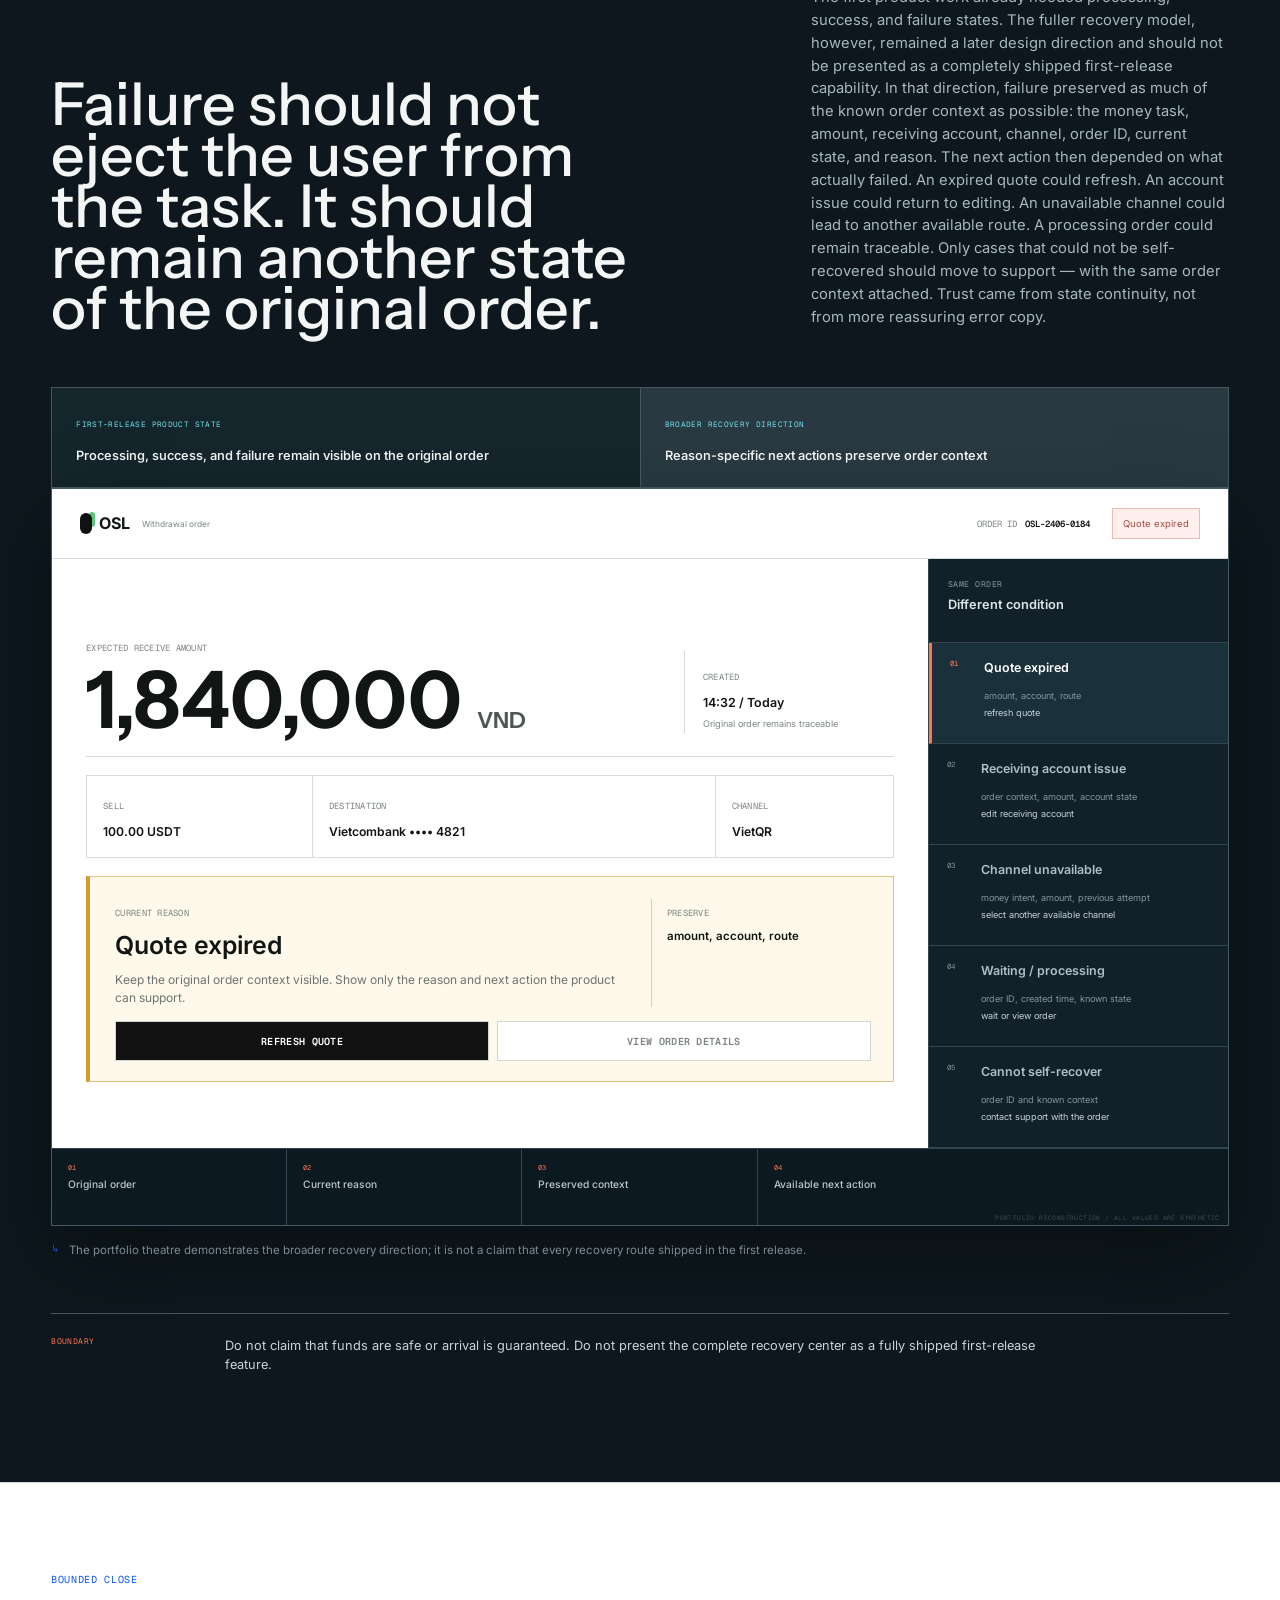
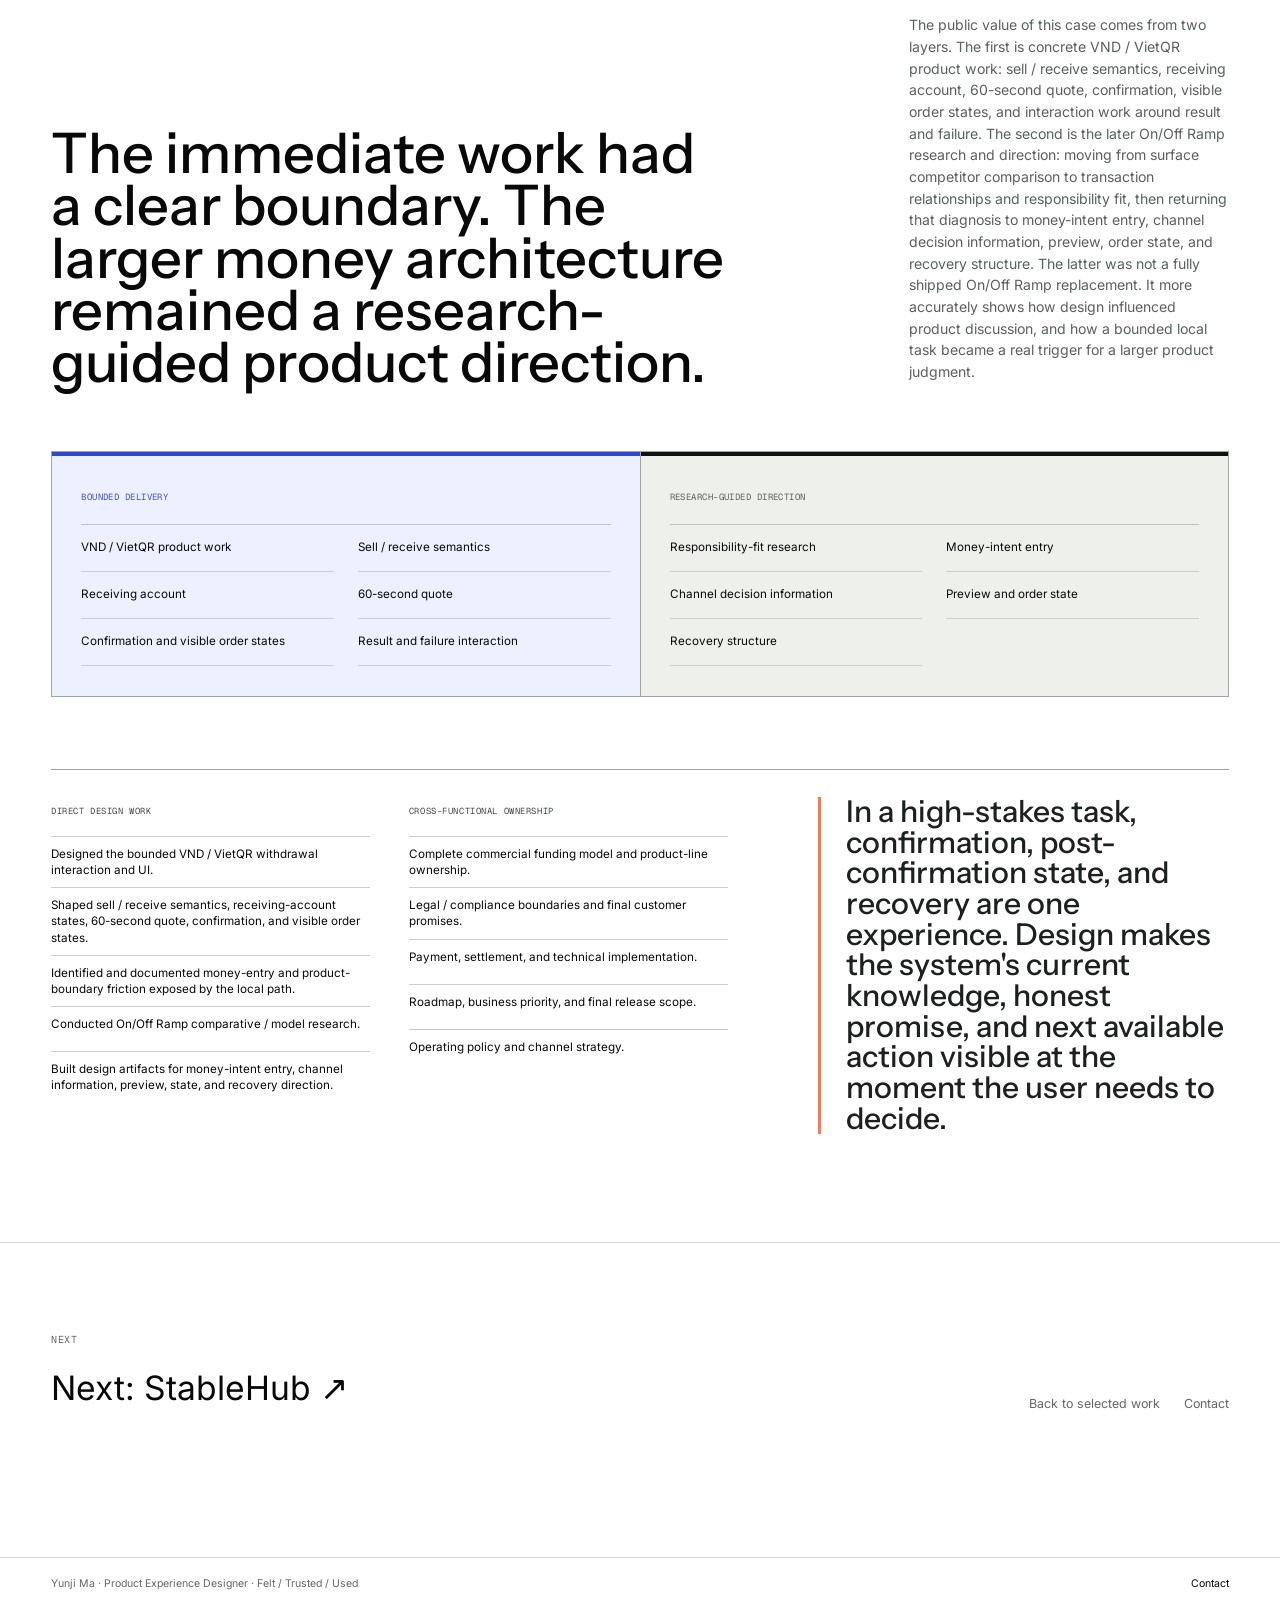
<file: work/osl/index.html>
<!DOCTYPE html><html lang="en" dir="ltr" data-site-locale="en"> <head><meta charset="UTF-8"><meta name="viewport" content="width=device-width, initial-scale=1"><meta name="theme-color" content="#f7f7f4"><meta name="description" content="A bounded VietQR VND withdrawal path exposed a larger product-line crack, then informed research into transaction responsibility, channel choice, order state, and recovery."><meta property="og:title" content="OSL — Yunji Ma"><meta property="og:description" content="A bounded VietQR VND withdrawal path exposed a larger product-line crack, then informed research into transaction responsibility, channel choice, order state, and recovery."><meta property="og:type" content="website"><title>OSL — Yunji Ma</title><link rel="stylesheet" href="/_astro/SiteLayout.DRfrKr3T.css"></head> <body class="page page--osl theme--osl" data-route="osl"> <a class="skip-link" href="#main-content">Skip to content</a> <header class="site-nav" data-nav> <div class="nav-inner"> <a class="nav-brand" href="/" data-i18n="common.brand">9MA / Yunji Ma</a> <nav class="nav-links" aria-label="Primary navigation"> <a href="/" class="is-active" aria-current="page" data-i18n="common.nav.work"> Work </a><a href="/archive" data-i18n="common.nav.archive"> Archive </a><a href="/about" data-i18n="common.nav.about"> About </a><a href="/#contact" data-i18n="common.nav.contact"> Contact </a> </nav> <div class="nav-tools"> <div class="locale-switch" role="group" aria-label="Language" data-i18n-aria-label="common.actions.language"> <button type="button" data-locale="en" aria-pressed="true" aria-label="Switch to English" data-i18n-aria-label="common.actions.switchToEnglish">EN</button> <span aria-hidden="true">/</span> <button type="button" data-locale="cn" aria-pressed="false" aria-label="Switch to Chinese" data-i18n-aria-label="common.actions.switchToChinese">CN</button> </div> <button class="menu-toggle" type="button" aria-expanded="false" aria-controls="mobile-menu" aria-label="Open menu" data-menu-toggle data-i18n-aria-label="common.actions.openMenu"> <span></span><span></span> </button> </div> </div> <div class="mobile-menu" id="mobile-menu" hidden data-mobile-menu> <nav aria-label="Mobile navigation"> <a href="/" data-i18n="common.nav.work">Work</a><a href="/archive" data-i18n="common.nav.archive">Archive</a><a href="/about" data-i18n="common.nav.about">About</a><a href="/#contact" data-i18n="common.nav.contact">Contact</a> </nav> </div> </header> <main id="main-content">  <article class="case-route case-route--osl"> <header class="case-chapter-nav osl-case-nav" data-case-chapter-nav> <span class="case-chapter-nav__title" data-i18n="osl.sections.O01.title">OSL</span> <nav class="chapter-index" aria-label="Case chapters" data-chapter-index> <a href="#chapter-01" data-chapter-link="01" data-chapter-label-en="Local payout" data-chapter-label-cn="本地出金" data-recon-aria-label data-recon-aria-label-en="Chapter 01: A real local money task exposed the crack" data-recon-aria-label-cn="第 01 章：一笔 VND 出金，先暴露了更大的入口问题" aria-label="Chapter 01: A real local money task exposed the crack" aria-current="location"> <span aria-hidden="true">01</span><b data-recon-label data-recon-en="Local payout" data-recon-cn="本地出金">Local payout</b> </a><a href="#chapter-02" data-chapter-link="02" data-chapter-label-en="Responsibility" data-chapter-label-cn="责任关系" data-recon-aria-label data-recon-aria-label-en="Chapter 02: The research brief moved from patterns to responsibility" data-recon-aria-label-cn="第 02 章：竞品界面可以借，责任关系不能照搬" aria-label="Chapter 02: The research brief moved from patterns to responsibility"> <span aria-hidden="true">02</span><b data-recon-label data-recon-en="Responsibility" data-recon-cn="责任关系">Responsibility</b> </a><a href="#chapter-03" data-chapter-link="03" data-chapter-label-en="Money entry" data-chapter-label-cn="资金入口" data-recon-aria-label data-recon-aria-label-en="Chapter 03: Bring the diagnosis back into the user's money task" data-recon-aria-label-cn="第 03 章：把判断带回产品：先从用户要做的事开始" aria-label="Chapter 03: Bring the diagnosis back into the user's money task"> <span aria-hidden="true">03</span><b data-recon-label data-recon-en="Money entry" data-recon-cn="资金入口">Money entry</b> </a><a href="#chapter-04" data-chapter-link="04" data-chapter-label-en="Failure &amp; bounds" data-chapter-label-cn="失败与边界" data-recon-aria-label data-recon-aria-label-en="Chapter 04: Keep the order alive, and keep the claim bounded" data-recon-aria-label-cn="第 04 章：失败以后，订单和职责边界都要保持清楚" aria-label="Chapter 04: Keep the order alive, and keep the claim bounded"> <span aria-hidden="true">04</span><b data-recon-label data-recon-en="Failure &amp; bounds" data-recon-cn="失败与边界">Failure &amp; bounds</b> </a> </nav> </header> <div class="osl-scene osl-scene--local-task" id="chapter-01" data-osl-scene="A"> <section class="case-opening case-opening--osl osl-opening" id="osl-o01" data-case-node="O01" data-osl-section="O01" aria-labelledby="osl-o01-title" data-osl-continuity> <div class="osl-opening-spread"> <div class="osl-opening-copy"> <span class="eyebrow" data-recon-label data-recon-en="OSL / MONEY MOVEMENT" data-recon-cn="OSL / 资金流动">OSL / MONEY MOVEMENT</span> <h1 id="osl-o01-title" data-i18n="osl.sections.O01.title">OSL</h1> <h2 data-i18n="osl.sections.O01.headline">The first task was specific: let a user sell crypto and receive VND through VietQR.</h2> <p data-i18n="osl.sections.O01.body">The VND Off-Ramp was not a full On/Off Ramp redesign. The product request was to add a bounded local withdrawal path to OSL Global&#39;s existing money experience: VND, one local rail — VietQR — and the receiving, quote, and order states required to make that transaction understandable. For the user, this was not “a new business capability.” The questions were simpler: what am I selling, how much VND will I receive, where will it arrive, how long is the quote valid, and what does the order mean after I confirm?</p> </div> <div class="evidence-slot money-task-evidence osl-opening-product" data-evidence-id="OSL-E01-MONEY-TASK" data-priority="P0" data-provenance="A+B+C" data-reconstruction="true">  <div class="osl-opening-product__context"><span data-recon-label data-recon-en="ONE ORDER / CONTINUOUS SURFACE" data-recon-cn="一笔订单 / 连续界面">ONE ORDER / CONTINUOUS SURFACE</span><span>VND · VietQR · 60 SEC</span></div> <section class="osl-surface osl-surface--quote osl-surface--product" data-osl-surface data-artifact-type="product-surface" data-osl-state="quote" aria-label="OSL reconstructed transaction surface">  <header class="osl-product-nav"> <div class="osl-product-mark"><i aria-hidden="true"></i><span>OSL</span></div> <nav aria-label="Reconstructed OSL product navigation"><b data-recon-label data-recon-en="Sell" data-recon-cn="卖出">Sell</b><span data-recon-label data-recon-en="Buy" data-recon-cn="买入">Buy</span><span data-recon-label data-recon-en="Transfer" data-recon-cn="转账">Transfer</span><span data-recon-label data-recon-en="Orders" data-recon-cn="订单">Orders</span></nav> <span class="osl-product-account" data-recon-label data-recon-en="Account •••• 4821" data-recon-cn="账户 •••• 4821">Account •••• 4821</span> </header> <div class="osl-product-shell"> <aside class="osl-product-steps"> <strong data-recon-label data-recon-en="Sell USDT -&gt; VND" data-recon-cn="卖出 USDT -&gt; VND">Sell USDT -&gt; VND</strong> <ol><li class="is-complete" data-osl-product-step="1"><span>1</span><div><b data-recon-label data-recon-en="Amount" data-recon-cn="金额">Amount</b><small data-recon-label data-recon-en="100.00 USDT" data-recon-cn="100.00 USDT">100.00 USDT</small></div></li><li class="is-complete" data-osl-product-step="2"><span>2</span><div><b data-recon-label data-recon-en="Receiving account" data-recon-cn="收款账户">Receiving account</b><small data-recon-label data-recon-en="Vietcombank •••• 4821" data-recon-cn="Vietcombank •••• 4821">Vietcombank •••• 4821</small></div></li><li class="is-active" data-osl-product-step="3"><span>3</span><div><b data-recon-label data-recon-en="Quote" data-recon-cn="报价">Quote</b><small data-recon-label data-recon-en="Review current VND amount" data-recon-cn="检查当前 VND 金额">Review current VND amount</small></div></li><li data-osl-product-step="4"><span>4</span><div><b data-recon-label data-recon-en="Confirm" data-recon-cn="确认">Confirm</b><small data-recon-label data-recon-en="Submit order" data-recon-cn="提交订单">Submit order</small></div></li><li data-osl-product-step="5"><span>5</span><div><b data-recon-label data-recon-en="Order" data-recon-cn="订单">Order</b><small data-recon-label data-recon-en="Track processing / result" data-recon-cn="追踪处理 / 结果">Track processing / result</small></div></li></ol> </aside> <section class="osl-product-quote"> <header><span data-osl-product-heading data-recon-label data-recon-en="CURRENT QUOTE" data-recon-cn="当前报价">CURRENT QUOTE</span><span class="osl-state-chip osl-state-chip--info" data-osl-state-label data-recon-label="true" data-recon-en="Live · 47 sec" data-recon-cn="有效 · 剩余 47 秒">Live · 47 sec</span></header> <section class="osl-product-amount"><span data-recon-label data-recon-en="You receive" data-recon-cn="预计收到">You receive</span><strong>1,840,000 <em>VND</em></strong><p><span data-recon-label data-recon-en="For" data-recon-cn="卖出">For</span> 100.00 USDT · <span data-recon-label data-recon-en="current quote" data-recon-cn="当前报价">current quote</span></p></section> <div class="osl-product-destination"><section><span data-recon-label data-recon-en="Receiving account" data-recon-cn="收款账户">Receiving account</span><strong>Vietcombank •••• 4821</strong><small>NGUYEN ••• A</small></section><section><span data-recon-label data-recon-en="Channel" data-recon-cn="渠道">Channel</span><strong>VietQR</strong><small data-recon-label data-recon-en="Available for current route" data-recon-cn="当前路径可用">Available for current route</small></section></div> <div class="osl-product-rate"><div><span data-recon-label data-recon-en="Rate" data-recon-cn="汇率">Rate</span><strong>1 USDT = 18,400 VND</strong></div><div><span data-recon-label data-recon-en="Quote status" data-recon-cn="报价状态">Quote status</span><strong data-osl-quote-status data-recon-label data-recon-en="Current" data-recon-cn="有效">Current</strong></div><div><b class="osl-timer" data-osl-timer>00:47</b><small data-recon-label data-recon-en="refresh if expired" data-recon-cn="过期后刷新">refresh if expired</small></div></div> <div class="osl-product-action"><div class="portfolio-demo-controller"><small data-recon-label data-recon-en="PORTFOLIO DEMO · NEXT STATE" data-recon-cn="作品集演示 · 下一状态">PORTFOLIO DEMO · NEXT STATE</small><button class="osl-cta" type="button" data-osl-next data-recon-label data-recon-en="Show preview" data-recon-cn="展示交易预览">Show preview</button></div><p data-osl-action-note data-recon-label data-recon-en="Next: inspect the complete order before commitment." data-recon-cn="下一步：提交前检查完整订单。">Next: inspect the complete order before commitment.</p></div> <div class="osl-product-boundary"><span data-osl-boundary="submitted"><b>01</b><strong data-recon-label data-recon-en="Order submitted" data-recon-cn="订单已提交">Order submitted</strong><small data-recon-label data-recon-en="OSL has received the task" data-recon-cn="OSL 已收到任务">OSL has received the task</small></span><i>≠</i><span data-osl-boundary="received"><b>02</b><strong data-recon-label data-recon-en="VND received" data-recon-cn="VND 已到账">VND received</strong><small data-recon-label data-recon-en="Destination confirms arrival" data-recon-cn="收款账户确认到账">Destination confirms arrival</small></span></div> </section> <aside class="osl-product-preview"> <div data-product-ui-title data-osl-preview-heading data-recon-label data-recon-en="Order preview" data-recon-cn="订单预览">Order preview</div> <dl><div><dt data-recon-label data-recon-en="Sell" data-recon-cn="卖出">Sell</dt><dd>100.00 USDT</dd></div><div><dt data-recon-label data-recon-en="Receive" data-recon-cn="收到">Receive</dt><dd>1,840,000 VND</dd></div><div><dt data-recon-label data-recon-en="To" data-recon-cn="收款账户">To</dt><dd>Vietcombank •••• 4821</dd></div><div><dt data-recon-label data-recon-en="Channel" data-recon-cn="渠道">Channel</dt><dd>VietQR</dd></div></dl> <ul class="osl-product-status"><li class="is-complete" data-osl-product-status="amount"><i></i><span data-recon-label data-recon-en="Amount entered" data-recon-cn="金额已输入">Amount entered</span><small data-recon-label data-recon-en="Complete" data-recon-cn="已完成">Complete</small></li><li class="is-complete" data-osl-product-status="destination"><i></i><span data-recon-label data-recon-en="Destination ready" data-recon-cn="收款账户已就绪">Destination ready</span><small data-recon-label data-recon-en="Complete" data-recon-cn="已完成">Complete</small></li><li class="is-active" data-osl-product-status="quote"><i></i><span data-recon-label data-recon-en="Quote active" data-recon-cn="报价有效">Quote active</span><small data-recon-label data-recon-en="47 seconds remaining" data-recon-cn="剩余 47 秒">47 seconds remaining</small></li><li data-osl-product-status="order"><i></i><span data-recon-label data-recon-en="Order submitted" data-recon-cn="订单已提交">Order submitted</span><small data-recon-label data-recon-en="Not yet" data-recon-cn="尚未">Not yet</small></li></ul> <p data-recon-label data-recon-en="Amount, destination, quote freshness and order state stay together through the task." data-recon-cn="金额、收款账户、报价时效和订单状态在整个任务中保持连续。">Amount, destination, quote freshness and order state stay together through the task.</p> </aside> </div> <span class="reconstruction-stamp">Portfolio reconstruction · all values are synthetic</span>  </section> <ol class="osl-opening-sequence" aria-label="Transaction sequence"> <li class="is-complete" data-osl-milestone="0"><b>01</b><span data-i18n="osl.sections.O01.sequence.0">Sell crypto</span></li><li class="is-complete" data-osl-milestone="1"><b>02</b><span data-i18n="osl.sections.O01.sequence.1">Receiving account</span></li><li class="is-active" data-osl-milestone="2" aria-current="step"><b>03</b><span data-i18n="osl.sections.O01.sequence.2">60-second quote</span></li><li data-osl-milestone="3"><b>04</b><span data-i18n="osl.sections.O01.sequence.3">Confirm</span></li><li data-osl-milestone="4"><b>05</b><span data-i18n="osl.sections.O01.sequence.4">Processing</span></li><li data-osl-milestone="5"><b>06</b><span data-i18n="osl.sections.O01.sequence.5">Result / record</span></li> </ol> <p class="evidence-caption caption--default"><span class="caption-mark">↳</span><span>One reconstructed transaction surface persists through quote, preview, confirmation, processing, and result.</span></p>  </div> </div> <dl class="case-meta osl-opening-meta"> <div><dt data-i18n="common.labels.project">Project</dt><dd data-recon-label data-recon-en="OSL" data-recon-cn="OSL">OSL</dd></div><div><dt data-i18n="common.labels.scope">Scope</dt><dd data-recon-label data-recon-en="VND Off-Ramp + On/Off Ramp research and product direction" data-recon-cn="VND Off-Ramp + On/Off Ramp 调研与产品方向">VND Off-Ramp + On/Off Ramp research and product direction</dd></div><div><dt data-i18n="common.labels.role">Role</dt><dd data-recon-label data-recon-en="Design Director · Product Experience Design" data-recon-cn="设计总监 · 产品体验设计">Design Director · Product Experience Design</dd></div><div><dt data-i18n="common.labels.partners">Partners</dt><dd data-recon-label data-recon-en="Product / Engineering / Business / Compliance / Design" data-recon-cn="产品 / 研发 / 业务 / 合规 / 设计">Product / Engineering / Business / Compliance / Design</dd></div><div><dt data-i18n="common.labels.status">Status</dt><dd data-recon-label data-recon-en="Bounded product delivery + research-guided direction" data-recon-cn="有边界的产品交付 + 调研驱动的产品方向">Bounded product delivery + research-guided direction</dd></div> </dl> <p class="osl-opening-question" data-i18n="osl.sections.O01.nextQuestion">What did a constrained money path need to make exact?</p> </section> <section class="case-beat case-beat--osl-details" id="osl-o02" data-case-node="O02" data-osl-section="O02" aria-labelledby="osl-o02-title"> <div class="beat-index">ONE TRACEABLE ORDER</div><div class="beat-copy"><h3 id="osl-o02-title" class="beat-title" data-i18n="osl.sections.O02.headline">Several product layers could support the transaction, but the user still needed one continuous money task.</h3><p data-i18n="osl.sections.O02.body">The path crossed more than one product layer. OSL Global carried the visible transaction and order experience, while OSL Pay provided the local payment capability underneath VietQR. The design work was not to expose those layers. It was to decide which states had to remain visible and which complexity could stay behind the interface. Received VND therefore led the quote hierarchy. The receiving account had to be ready before the user committed. The 60-second quote window had to be explicit. And submitting the order could not be described as money already received. Quote, confirmation, processing, result, and record needed to stay attached to the same traceable order.</p></div> <div class="trust-questions"><article><span>01</span><div class="trust-moment trust-moment--0"><i></i><b>Sell</b></div><p data-i18n="osl.sections.O02.questions.0">What am I selling?</p></article><article><span>02</span><div class="trust-moment trust-moment--1"><i></i><b>VND</b></div><p data-i18n="osl.sections.O02.questions.1">How much VND will I receive?</p></article><article><span>03</span><div class="trust-moment trust-moment--2"><i></i><b>Account</b></div><p data-i18n="osl.sections.O02.questions.2">Where will it arrive?</p></article><article><span>04</span><div class="trust-moment trust-moment--3"><i></i><b>60s</b></div><p data-i18n="osl.sections.O02.questions.3">How long is the quote valid?</p></article><article><span>05</span><div class="trust-moment trust-moment--4"><i></i><b>Order</b></div><p data-i18n="osl.sections.O02.questions.4">What does the order mean after confirmation?</p></article></div> <div class="capability-note"><span>OSL Global</span><b data-recon-label data-recon-en="visible transaction and order experience" data-recon-cn="用户可见的交易与订单体验">visible transaction and order experience</b><span>OSL Pay</span><b data-recon-label data-recon-en="local payment capability underneath VietQR" data-recon-cn="VietQR 背后的本地支付能力">local payment capability underneath VietQR</b></div> <p class="bridge-line" data-i18n="osl.sections.O02.bridge">Once the local path was mapped end to end, what did the surrounding money experience reveal?</p> </section> </div> <div class="osl-scene osl-scene--scope-fracture" data-osl-scene="B"> <section class="case-beat case-beat--product-crack" id="osl-o03" data-case-node="O03" data-osl-section="O03" aria-labelledby="osl-o03-title"> <div class="beat-index">PRODUCT-BOUNDARY CRACK</div> <div class="beat-copy"><h3 id="osl-o03-title" class="beat-title" data-i18n="osl.sections.O03.headline">The larger problem was not the number of entries. Internal product boundaries appeared before the user&#39;s money intent.</h3><p data-i18n="osl.sections.O03.body">As I continued through the surrounding money flows, a larger crack became visible. Users could encounter Buy / Sell crypto, Flash Trade / RFQ, Manage, Deposit, and asset-level money actions. Internally, those names could map to different products, teams, or capabilities. To the user, they competed for the same starting point. The user did not begin by asking which product line to enter. The question was simpler: am I moving money in, moving money out, buying, selling, or taking a special large-value path? This was not a naming problem. Product and organizational boundaries had started to become user cognitive load.</p><span class="osl-research-timeline" data-i18n="osl.sections.O03.timeline">The product-boundary crack became visible while the bounded VND path was being designed.</span></div> <div class="osl-product-crack" aria-label="Internal product vocabulary before user money intent"> <section><span data-recon-label data-recon-en="INTERNAL PRODUCT ENTRY" data-recon-cn="内部产品入口">INTERNAL PRODUCT ENTRY</span><p><b>01</b><strong data-recon-label data-recon-en="Buy / Sell" data-recon-cn="Buy / Sell">Buy / Sell</strong><small data-recon-label data-recon-en="user translates the goal" data-recon-cn="用户自行翻译目标">user translates the goal</small></p><p><b>02</b><strong data-recon-label data-recon-en="Flash Trade" data-recon-cn="Flash Trade">Flash Trade</strong><small data-recon-label data-recon-en="user translates the goal" data-recon-cn="用户自行翻译目标">user translates the goal</small></p><p><b>03</b><strong data-recon-label data-recon-en="Manage" data-recon-cn="Manage">Manage</strong><small data-recon-label data-recon-en="user translates the goal" data-recon-cn="用户自行翻译目标">user translates the goal</small></p><p><b>04</b><strong data-recon-label data-recon-en="Deposit" data-recon-cn="Deposit">Deposit</strong><small data-recon-label data-recon-en="user translates the goal" data-recon-cn="用户自行翻译目标">user translates the goal</small></p><p><b>05</b><strong data-recon-label data-recon-en="RFQ" data-recon-cn="RFQ">RFQ</strong><small data-recon-label data-recon-en="user translates the goal" data-recon-cn="用户自行翻译目标">user translates the goal</small></p><p><b>06</b><strong data-recon-label data-recon-en="Payment channels" data-recon-cn="支付渠道">Payment channels</strong><small data-recon-label data-recon-en="user translates the goal" data-recon-cn="用户自行翻译目标">user translates the goal</small></p></section> <i aria-hidden="true">-></i> <section><span data-recon-label data-recon-en="USER MONEY INTENT" data-recon-cn="用户资金意图">USER MONEY INTENT</span><p><b>01</b><strong data-recon-label data-recon-en="Add funds" data-recon-cn="转入资金">Add funds</strong></p><p><b>02</b><strong data-recon-label data-recon-en="Withdraw funds" data-recon-cn="转出资金">Withdraw funds</strong></p><p><b>03</b><strong data-recon-label data-recon-en="Buy" data-recon-cn="买入">Buy</strong></p><p><b>04</b><strong data-recon-label data-recon-en="Sell" data-recon-cn="卖出">Sell</strong></p><p><b>05</b><strong data-recon-label data-recon-en="Transfer" data-recon-cn="转账">Transfer</strong></p></section> </div> <p class="bridge-line" data-i18n="osl.sections.O03.nextQuestion">Did discovering the larger problem mean the current VND work should stop until the whole structure was rebuilt?</p> </section> <section class="case-beat case-beat--bounded-delivery" id="osl-o04" data-case-node="O04" data-osl-section="O04" aria-labelledby="osl-o04-title"> <div class="beat-index">BOUNDED DELIVERY</div> <div class="beat-copy"><h3 id="osl-o04-title" class="beat-title" data-i18n="osl.sections.O04.headline">Seeing the larger problem did not make the immediate delivery disappear.</h3><p data-i18n="osl.sections.O04.body">The Epic already had a fixed scope, schedule, and resource boundary. Finding larger fractures around money movement did not justify turning one local VND path into an open-ended platform redesign. The practical trade-off was to keep the current work bounded — entry, receiving account, quote, confirmation, and order state for VND / VietQR — while documenting the fragmented entries, product boundaries, and money-task inconsistencies as a separate input for later research and product discussion. That boundary matters. Design could identify the issue, make its consequences inspectable, and propose direction. It did not unilaterally reorganize product lines, commercial priorities, or roadmap ownership.</p></div> <div class="osl-delivery-tracks"> <section><span data-recon-label data-recon-en="CURRENT DELIVERY" data-recon-cn="当前交付">CURRENT DELIVERY</span><strong>VND / VietQR</strong><ol><li><b>01</b><span data-i18n="osl.sections.O04.delivery.0">VND / VietQR</span></li><li><b>02</b><span data-i18n="osl.sections.O04.delivery.1">Entry</span></li><li><b>03</b><span data-i18n="osl.sections.O04.delivery.2">Receiving account</span></li><li><b>04</b><span data-i18n="osl.sections.O04.delivery.3">Quote</span></li><li><b>05</b><span data-i18n="osl.sections.O04.delivery.4">Confirmation</span></li><li><b>06</b><span data-i18n="osl.sections.O04.delivery.5">Order state</span></li></ol></section> <section><span data-recon-label data-recon-en="DOCUMENTED STRUCTURAL ISSUE" data-recon-cn="记录下来的结构问题">DOCUMENTED STRUCTURAL ISSUE</span><strong data-recon-label data-recon-en="future research input" data-recon-cn="后续研究输入">future research input</strong><ol><li><b>01</b><span data-i18n="osl.sections.O04.documentedIssue.0">Buy / Sell</span></li><li><b>02</b><span data-i18n="osl.sections.O04.documentedIssue.1">RFQ</span></li><li><b>03</b><span data-i18n="osl.sections.O04.documentedIssue.2">Manage</span></li><li><b>04</b><span data-i18n="osl.sections.O04.documentedIssue.3">Deposit</span></li><li><b>05</b><span data-i18n="osl.sections.O04.documentedIssue.4">Fragmented entry</span></li><li><b>06</b><span data-i18n="osl.sections.O04.documentedIssue.5">Future research input</span></li></ol></section> </div> <div class="osl-scope-challenge"><strong data-i18n="osl.sections.O04.keyLine">Finding a larger problem did not authorize design to expand the current release without boundary.</strong><p><b>01</b><span data-i18n="osl.sections.O04.challengeAnswer.0">The Epic scope, schedule, and resources were fixed.</span></p><p><b>02</b><span data-i18n="osl.sections.O04.challengeAnswer.1">The VND path continued as bounded delivery.</span></p><p><b>03</b><span data-i18n="osl.sections.O04.challengeAnswer.2">The structural issue was documented separately.</span></p><p><b>04</b><span data-i18n="osl.sections.O04.challengeAnswer.3">Product-line and roadmap decisions remained cross-functional.</span></p></div> <p class="bridge-line" data-i18n="osl.sections.O04.bridge">Later, a new research assignment widened the same question: review leading exchange On/Off Ramp experiences and find design highlights worth reusing.</p> </section> </div> <header class="osl-chapter-heading" id="chapter-02"><span>02 / 04</span><h2 data-i18n="osl.chapters.1.title">The research brief moved from patterns to responsibility</h2><small data-recon-label data-recon-en="PATTERNS BECOME RESPONSIBILITY" data-recon-cn="从界面模式进入责任关系">PATTERNS BECOME RESPONSIBILITY</small></header> <div class="osl-scene osl-scene--responsibility" data-osl-scene="C"> <section class="case-beat case-beat--osl-research" id="osl-o05" data-case-node="O05" data-osl-section="O05" aria-labelledby="osl-o05-title"> <div class="beat-index">LATER RESEARCH BRIEF</div> <div class="osl-research-layout"> <div class="osl-research-copy"><h3 id="osl-o05-title" class="beat-title" data-i18n="osl.sections.O05.headline">The later research brief was reasonable: find mature exchange patterns worth learning from.</h3><p data-i18n="osl.sections.O05.body">The assignment itself made sense. Comparing entry, payment method, quote, order, and failure patterns across mature On/Off Ramp products could help the team avoid repeating solved problems. The limitation appeared only when the comparison went deeper. P2P chat, third-party payment handoff, card purchase, bank transfer, fiat balance, and RFQ-style large trades could all look like “money flows” on the surface, but they were not the same transaction relationship underneath.</p><span class="osl-research-timeline" data-recon-label data-recon-en="Later On/Off Ramp comparison assignment" data-recon-cn="后续 On/Off Ramp 对比研究任务">Later On/Off Ramp comparison assignment</span></div> <div class="osl-research-flows" aria-label="Three similar reconstructed transaction flow specimens"> <article class="osl-research-flow osl-research-flow--1"> <header><span>FLOW A</span><b data-i18n="osl.sections.O05.annotations.0">P2P chat</b></header> <div class="osl-research-flow__amount"><small data-recon-label data-recon-en="You receive" data-recon-cn="预计收到">You receive</small><strong>1,840,000 <em>VND</em></strong></div> <dl><div><dt data-recon-label data-recon-en="Quote" data-recon-cn="报价">Quote</dt><dd>00:47</dd></div><div><dt data-recon-label data-recon-en="Destination" data-recon-cn="收款账户">Destination</dt><dd>•••• 4821</dd></div><div><dt data-recon-label data-recon-en="State" data-recon-cn="状态">State</dt><dd data-recon-label data-recon-en="Processing" data-recon-cn="处理中">Processing</dd></div></dl> <footer><span data-i18n="osl.sections.O05.sequence.0">Entry</span><span data-i18n="osl.sections.O05.sequence.1">Payment method</span><span data-i18n="osl.sections.O05.sequence.2">Quote</span></footer> </article><article class="osl-research-flow osl-research-flow--2"> <header><span>FLOW B</span><b data-i18n="osl.sections.O05.annotations.1">Third-party handoff</b></header> <div class="osl-research-flow__amount"><small data-recon-label data-recon-en="You receive" data-recon-cn="预计收到">You receive</small><strong>1,840,000 <em>VND</em></strong></div> <dl><div><dt data-recon-label data-recon-en="Quote" data-recon-cn="报价">Quote</dt><dd>00:47</dd></div><div><dt data-recon-label data-recon-en="Destination" data-recon-cn="收款账户">Destination</dt><dd>•••• 4821</dd></div><div><dt data-recon-label data-recon-en="State" data-recon-cn="状态">State</dt><dd data-recon-label data-recon-en="Processing" data-recon-cn="处理中">Processing</dd></div></dl> <footer><span data-i18n="osl.sections.O05.sequence.0">Entry</span><span data-i18n="osl.sections.O05.sequence.1">Payment method</span><span data-i18n="osl.sections.O05.sequence.2">Quote</span></footer> </article><article class="osl-research-flow osl-research-flow--3"> <header><span>FLOW C</span><b data-i18n="osl.sections.O05.annotations.2">Card purchase</b></header> <div class="osl-research-flow__amount"><small data-recon-label data-recon-en="You receive" data-recon-cn="预计收到">You receive</small><strong>1,840,000 <em>VND</em></strong></div> <dl><div><dt data-recon-label data-recon-en="Quote" data-recon-cn="报价">Quote</dt><dd>00:47</dd></div><div><dt data-recon-label data-recon-en="Destination" data-recon-cn="收款账户">Destination</dt><dd>•••• 4821</dd></div><div><dt data-recon-label data-recon-en="State" data-recon-cn="状态">State</dt><dd data-recon-label data-recon-en="Processing" data-recon-cn="处理中">Processing</dd></div></dl> <footer><span data-i18n="osl.sections.O05.sequence.0">Entry</span><span data-i18n="osl.sections.O05.sequence.1">Payment method</span><span data-i18n="osl.sections.O05.sequence.2">Quote</span></footer> </article> </div> <strong class="osl-research-question" data-i18n="osl.sections.O05.nextQuestion">If the transaction relationships were different, could their interface patterns be compared and reused as if they meant the same thing?</strong> </div> </section> <section class="case-beat case-beat--promise" id="osl-o06" data-case-node="O06" data-osl-section="O06" aria-labelledby="osl-o06-title"> <div class="beat-index">RESPONSIBILITY RELATIONSHIPS</div> <div class="osl-promise-intro"><div class="beat-copy"><h3 id="osl-o06-title" class="beat-title" data-i18n="osl.sections.O06.headline">Similar payment screens could sit on top of very different responsibility relationships.</h3><p data-i18n="osl.sections.O06.body">The useful comparison was no longer which interface looked smoother. It was who the user relied on in each model, when the quote became meaningful, who handled arrival, where state remained visible after confirmation, and where failure could recover. Bank- or broker-like experiences, third-party payment aggregation, and C2C / P2P can all use familiar amount cards, quotes, and status patterns. They do not create the same responsibility expectation. In this project, the OSL experience was closer to a platform-led transaction expectation: entry, quote, confirmation, order state, result, and history remained visible in OSL Global, while OSL Pay provided local payment capability underneath. This is an experience-fit judgment, not a legal or complete commercial classification of OSL.</p></div></div> <div class="evidence-slot promise-evidence promise-evidence--v4" data-evidence-id="OSL-E02-RESPONSIBILITY-MODELS" data-priority="P0" data-provenance="A+B+C" data-reconstruction="true" data-artifact-type="evidence-artifact">  <div class="osl-promise-shared"><section class="osl-promise-money"><header><span data-recon-label data-recon-en="ONE SHARED-LOOKING PAYMENT SURFACE" data-recon-cn="一个看起来相似的支付界面">ONE SHARED-LOOKING PAYMENT SURFACE</span><b data-recon-label data-recon-en="AWAITING CONFIRMATION" data-recon-cn="等待确认">AWAITING CONFIRMATION</b></header><small data-recon-label data-recon-en="You receive" data-recon-cn="预计收到">You receive</small><strong>1,840,000 <em>VND</em></strong><dl><div><dt data-recon-label data-recon-en="Quote" data-recon-cn="报价">Quote</dt><dd>00:47</dd></div><div><dt data-recon-label data-recon-en="Destination" data-recon-cn="收款账户">Destination</dt><dd>•••• 4821</dd></div><div><dt data-recon-label data-recon-en="State" data-recon-cn="状态">State</dt><dd data-recon-label data-recon-en="Awaiting confirmation" data-recon-cn="等待确认">Awaiting confirmation</dd></div></dl></section><aside><span data-recon-label data-recon-en="THE SCREEN DOES NOT IDENTIFY THE PROMISE OWNER" data-recon-cn="界面本身不会说明由谁承担承诺">THE SCREEN DOES NOT IDENTIFY THE PROMISE OWNER</span><b>QUOTE -> STATE -> RECOVERY</b></aside></div> <div class="osl-promise-matrix" role="table" aria-label="Responsibility comparison across transaction moments"> <div class="osl-promise-matrix__head" role="row"><span role="columnheader" data-recon-label data-recon-en="RESPONSIBILITY MOMENT" data-recon-cn="责任时刻">RESPONSIBILITY MOMENT</span><div role="columnheader" class="is-primary"><small>MODEL A</small><strong data-i18n="osl.sections.O06.models.0.title">Platform-led / broker-like experience</strong><p data-i18n="osl.sections.O06.models.0.reliance">The platform as the visible transaction and order counterpart</p><b data-recon-label data-recon-en="CLOSER TO OSL EXPERIENCE" data-recon-cn="更接近 OSL 体验">CLOSER TO OSL EXPERIENCE</b></div><div role="columnheader"><small>MODEL B</small><strong data-i18n="osl.sections.O06.models.1.title">Third-party payment aggregation</strong><p data-i18n="osl.sections.O06.models.1.reliance">A platform entry plus an external payment partner</p></div><div role="columnheader"><small>MODEL C</small><strong data-i18n="osl.sections.O06.models.2.title">C2C / P2P</strong><p data-i18n="osl.sections.O06.models.2.reliance">A counterparty plus platform rules, escrow, and dispute mechanisms</p></div></div> <div class="osl-promise-matrix__row" role="row"><span role="rowheader"><b>01</b><strong data-recon-label data-recon-en="Before commitment" data-recon-cn="提交前">Before commitment</strong></span><p role="cell"><span class="osl-promise-cell-label" data-i18n="osl.sections.O06.models.0.title">Platform-led / broker-like experience</span><span data-i18n="osl.sections.O06.models.0.before">Quote, fees, limits, eligibility, destination, expected timing</span></p><p role="cell"><span class="osl-promise-cell-label" data-i18n="osl.sections.O06.models.1.title">Third-party payment aggregation</span><span data-i18n="osl.sections.O06.models.1.before">Partner / channel, support range, fees, handoff conditions</span></p><p role="cell"><span class="osl-promise-cell-label" data-i18n="osl.sections.O06.models.2.title">C2C / P2P</span><span data-i18n="osl.sections.O06.models.2.before">Counterparty, price, time, payment and release rules</span></p></div><div class="osl-promise-matrix__row" role="row"><span role="rowheader"><b>02</b><strong data-recon-label data-recon-en="After confirmation" data-recon-cn="确认后">After confirmation</strong></span><p role="cell"><span class="osl-promise-cell-label" data-i18n="osl.sections.O06.models.0.title">Platform-led / broker-like experience</span><span data-i18n="osl.sections.O06.models.0.after">Deterministic order state and history</span></p><p role="cell"><span class="osl-promise-cell-label" data-i18n="osl.sections.O06.models.1.title">Third-party payment aggregation</span><span data-i18n="osl.sections.O06.models.1.after">Split or handed-off processing visibility</span></p><p role="cell"><span class="osl-promise-cell-label" data-i18n="osl.sections.O06.models.2.title">C2C / P2P</span><span data-i18n="osl.sections.O06.models.2.after">Chat / payment / escrow / release state</span></p></div><div class="osl-promise-matrix__row" role="row"><span role="rowheader"><b>03</b><strong data-recon-label data-recon-en="Failure / recovery" data-recon-cn="失败 / 恢复">Failure / recovery</strong></span><p role="cell"><span class="osl-promise-cell-label" data-i18n="osl.sections.O06.models.0.title">Platform-led / broker-like experience</span><span data-i18n="osl.sections.O06.models.0.failure">Recover through the platform order and support context</span></p><p role="cell"><span class="osl-promise-cell-label" data-i18n="osl.sections.O06.models.1.title">Third-party payment aggregation</span><span data-i18n="osl.sections.O06.models.1.failure">Channel / partner status and clear responsibility handoff</span></p><p role="cell"><span class="osl-promise-cell-label" data-i18n="osl.sections.O06.models.2.title">C2C / P2P</span><span data-i18n="osl.sections.O06.models.2.failure">Counterparty issue, dispute, support, release logic</span></p></div> </div> <div class="osl-promise-mobile-models" aria-label="Responsibility models"><article class="is-primary"><header><small>MODEL A</small><strong class="osl-promise-model-title" data-i18n="osl.sections.O06.models.0.title">Platform-led / broker-like experience</strong><p data-i18n="osl.sections.O06.models.0.reliance">The platform as the visible transaction and order counterpart</p></header><dl><div><dt><b>01</b><span data-recon-label data-recon-en="Before commitment" data-recon-cn="提交前">Before commitment</span></dt><dd data-i18n="osl.sections.O06.models.0.before">Quote, fees, limits, eligibility, destination, expected timing</dd></div><div><dt><b>02</b><span data-recon-label data-recon-en="After confirmation" data-recon-cn="确认后">After confirmation</span></dt><dd data-i18n="osl.sections.O06.models.0.after">Deterministic order state and history</dd></div><div><dt><b>03</b><span data-recon-label data-recon-en="Failure / recovery" data-recon-cn="失败 / 恢复">Failure / recovery</span></dt><dd data-i18n="osl.sections.O06.models.0.failure">Recover through the platform order and support context</dd></div></dl></article><article><header><small>MODEL B</small><strong class="osl-promise-model-title" data-i18n="osl.sections.O06.models.1.title">Third-party payment aggregation</strong><p data-i18n="osl.sections.O06.models.1.reliance">A platform entry plus an external payment partner</p></header><dl><div><dt><b>01</b><span data-recon-label data-recon-en="Before commitment" data-recon-cn="提交前">Before commitment</span></dt><dd data-i18n="osl.sections.O06.models.1.before">Partner / channel, support range, fees, handoff conditions</dd></div><div><dt><b>02</b><span data-recon-label data-recon-en="After confirmation" data-recon-cn="确认后">After confirmation</span></dt><dd data-i18n="osl.sections.O06.models.1.after">Split or handed-off processing visibility</dd></div><div><dt><b>03</b><span data-recon-label data-recon-en="Failure / recovery" data-recon-cn="失败 / 恢复">Failure / recovery</span></dt><dd data-i18n="osl.sections.O06.models.1.failure">Channel / partner status and clear responsibility handoff</dd></div></dl></article><article><header><small>MODEL C</small><strong class="osl-promise-model-title" data-i18n="osl.sections.O06.models.2.title">C2C / P2P</strong><p data-i18n="osl.sections.O06.models.2.reliance">A counterparty plus platform rules, escrow, and dispute mechanisms</p></header><dl><div><dt><b>01</b><span data-recon-label data-recon-en="Before commitment" data-recon-cn="提交前">Before commitment</span></dt><dd data-i18n="osl.sections.O06.models.2.before">Counterparty, price, time, payment and release rules</dd></div><div><dt><b>02</b><span data-recon-label data-recon-en="After confirmation" data-recon-cn="确认后">After confirmation</span></dt><dd data-i18n="osl.sections.O06.models.2.after">Chat / payment / escrow / release state</dd></div><div><dt><b>03</b><span data-recon-label data-recon-en="Failure / recovery" data-recon-cn="失败 / 恢复">Failure / recovery</span></dt><dd data-i18n="osl.sections.O06.models.2.failure">Counterparty issue, dispute, support, release logic</dd></div></dl></article></div> <p class="evidence-caption caption--default"><span class="caption-mark">↳</span><span><span data-recon-label data-recon-en="Similar anatomy -&gt; different responsibility expectations -&gt; bounded pattern reuse." data-recon-cn="相似结构 -&gt; 不同责任预期 -&gt; 有边界的模式复用。">Similar anatomy -> different responsibility expectations -> bounded pattern reuse.</span></span></p>  </div> <div class="osl-responsibility-close"> <p class="osl-responsibility-fit" data-i18n="osl.sections.O06.oslFit">OSL was closer to a platform-led experience expectation; this is not a legal or complete commercial classification.</p> <strong class="osl-responsibility-keyline" data-i18n="osl.sections.O06.keyLine">A screen pattern is reusable only when the responsibility it implies also fits.</strong> <p class="osl-responsibility-contribution" data-i18n="osl.sections.O06.contribution">The research changed the comparison from surface patterns to transaction relationships, responsibility fit, and user expectation.</p> <strong class="osl-responsibility-question" data-i18n="osl.sections.O06.nextQuestion">When that diagnosis returned to OSL, what should change first?</strong> </div> </section> </div> <header class="osl-chapter-heading osl-chapter-heading--03" id="chapter-03"><span>03 / 04</span><h2 data-i18n="osl.chapters.2.title">Bring the diagnosis back into the user&#39;s money task</h2><small data-recon-label data-recon-en="INTENT BEFORE INTERNAL PRODUCT VOCABULARY" data-recon-cn="先表达资金意图，再进入内部产品词汇">INTENT BEFORE INTERNAL PRODUCT VOCABULARY</small></header> <div class="osl-scene osl-scene--money-task" data-osl-scene="D"> <section class="case-beat case-beat--money-intent" id="osl-o07" data-case-node="O07" data-osl-section="O07" aria-labelledby="osl-o07-title"> <div class="beat-index">MONEY INTENT FIRST</div> <div class="osl-intent-intro"><div class="beat-copy"><h3 id="osl-o07-title" class="beat-title" data-i18n="osl.sections.O07.headline">The user should start from the money intent, then see the products and channels that actually matter.</h3></div><p data-i18n="osl.sections.O07.body">Keeping product-line entry as the first choice required less structural change and matched internal ownership, but it asked users to understand which internal product matched their goal before they could begin. The alternative direction was to start from the action — add funds, withdraw funds, buy, sell, transfer — then reveal relevant channels according to the asset, amount, region, available capability, and other supported conditions. This did not mean removing existing product capabilities. It moved internal boundaries to the point where they actually affected the user&#39;s decision. The research and design artifacts changed the discussion; design did not unilaterally reorganize OSL&#39;s product lines.</p></div> <div class="evidence-slot osl-intent-evidence" data-evidence-id="OSL-E03-MONEY-INTENT" data-priority="P1" data-provenance="A+B+C" data-reconstruction="true">  <div class="osl-intent-product" data-money-intent-map data-artifact-type="evidence-artifact"> <header><span data-recon-label data-recon-en="OSL / ENTRY ROUTER" data-recon-cn="OSL / 入口路由">OSL / ENTRY ROUTER</span><b><span data-recon-label data-recon-en="Case proof focus" data-recon-cn="本案例证明焦点">Case proof focus</span> · <em data-recon-label data-recon-en="Withdraw funds" data-recon-cn="出金">Withdraw funds</em></b></header> <div class="osl-intent-product__body"><aside class="osl-intent-vocabulary"><span data-recon-label data-recon-en="BEFORE / INTERNAL ENTRY" data-recon-cn="之前 / 内部产品入口">BEFORE / INTERNAL ENTRY</span><div><p><b>01</b><span data-recon-label data-recon-en="Buy / Sell" data-recon-cn="Buy / Sell">Buy / Sell</span><small data-recon-label data-recon-en="User translates goal" data-recon-cn="用户自行翻译目标">User translates goal</small></p><p><b>02</b><span data-recon-label data-recon-en="Flash Trade" data-recon-cn="Flash Trade">Flash Trade</span><small data-recon-label data-recon-en="User translates goal" data-recon-cn="用户自行翻译目标">User translates goal</small></p><p><b>03</b><span data-recon-label data-recon-en="Manage" data-recon-cn="Manage">Manage</span><small data-recon-label data-recon-en="User translates goal" data-recon-cn="用户自行翻译目标">User translates goal</small></p><p><b>04</b><span data-recon-label data-recon-en="Deposit" data-recon-cn="Deposit">Deposit</span><small data-recon-label data-recon-en="User translates goal" data-recon-cn="用户自行翻译目标">User translates goal</small></p><p><b>05</b><span data-recon-label data-recon-en="RFQ" data-recon-cn="RFQ">RFQ</span><small data-recon-label data-recon-en="User translates goal" data-recon-cn="用户自行翻译目标">User translates goal</small></p><p><b>06</b><span data-recon-label data-recon-en="Payment channels" data-recon-cn="支付渠道">Payment channels</span><small data-recon-label data-recon-en="User translates goal" data-recon-cn="用户自行翻译目标">User translates goal</small></p></div></aside> <section class="osl-intent-router"><div class="osl-intent-router__heading"><span data-recon-label data-recon-en="AFTER / USER MONEY INTENT" data-recon-cn="之后 / 用户资金意图">AFTER / USER MONEY INTENT</span><strong data-recon-label data-recon-en="What do you need to do?" data-recon-cn="你想完成什么？">What do you need to do?</strong></div><div class="osl-intent-controls" aria-label="Money intent information architecture"><article data-money-intent-item="0"><b>01</b><span data-i18n="osl.sections.O07.intents.0">Add funds</span></article><article class="is-proof-focus" data-money-intent-item="1"><b>02</b><span data-i18n="osl.sections.O07.intents.1">Withdraw funds</span><small data-recon-label data-recon-en="CASE PROOF FOCUS" data-recon-cn="本案例证明焦点">CASE PROOF FOCUS</small></article><article data-money-intent-item="2"><b>03</b><span data-i18n="osl.sections.O07.intents.2">Buy</span></article><article data-money-intent-item="3"><b>04</b><span data-i18n="osl.sections.O07.intents.3">Sell</span></article><article data-money-intent-item="4"><b>05</b><span data-i18n="osl.sections.O07.intents.4">Transfer</span></article></div><div class="osl-intent-routes"><header><span data-recon-label data-recon-en="PROVEN PRODUCT PATH" data-recon-cn="已证明的产品路径">PROVEN PRODUCT PATH</span><b data-recon-label data-recon-en="Withdrawal proof · VietQR" data-recon-cn="提现证明 · VietQR">Withdrawal proof · VietQR</b></header><div><article><span>01</span><strong data-recon-label data-recon-en="VietQR" data-recon-cn="VietQR">VietQR</strong><small data-recon-label data-recon-en="Receiving account · 60-second quote" data-recon-cn="收款账户 · 60 秒报价">Receiving account · 60-second quote</small></article></div></div></section> </div> </div> <p class="evidence-caption caption--default"><span class="caption-mark">↳</span><span><span data-recon-label data-recon-en="Existing capabilities remain; the user's plain money task moves to the first decision." data-recon-cn="保留现有能力，把用户直接的资金任务移到第一层决策。">Existing capabilities remain; the user's plain money task moves to the first decision.</span></span></p>  </div> <p class="bridge-line" data-i18n="osl.sections.O07.nextQuestion">Once the money task was clear, what did a channel need to reveal before the user could choose and commit?</p> </section> <section class="case-beat case-beat--channel-choice" id="osl-o08" data-case-node="O08" data-osl-section="O08" aria-labelledby="osl-o08-title"> <div class="beat-index">CHANNEL -> DETAIL -> PREVIEW</div> <div class="osl-channel-intro"><div class="beat-copy"><h3 id="osl-o08-title" class="beat-title" data-i18n="osl.sections.O08.headline">A payment channel was not a logo. It was a set of trade-offs the user needed before commitment.</h3></div><p data-i18n="osl.sections.O08.body">Fees, expected arrival, limits, requirements, destination, and what happens after failure can all change the user&#39;s choice. If those facts appear only at preview, the user has already selected a channel before learning why it may not fit. The product direction therefore separated the decision into three levels: a light channel list for the most important comparison cues, a detail layer for full conditions, and a final preview that reunites amount, received amount, destination, quote expiry, fee, selected channel, and timing for this specific order. The interface should only present information supported by the product. It should not invent “fastest,” “cheapest,” or fee rankings for visual convenience.</p></div> <div class="evidence-slot osl-channel-evidence" data-evidence-id="OSL-E04-CHANNEL-DETAIL-PREVIEW" data-priority="P1" data-provenance="A+B+C" data-reconstruction="true">  <div class="osl-channel-product" data-channel-root data-artifact-type="product-surface"> <section class="osl-channel-cards" aria-label="Available channels"><header><span>01</span><b data-recon-label data-recon-en="CHANNEL CARD" data-recon-cn="渠道卡片">CHANNEL CARD</b></header><div><button type="button" class="is-active" data-channel-select="0" aria-controls="osl-channel-detail" aria-pressed="true"><span class="osl-channel-card__index">01</span><strong data-recon-label data-recon-en="VietQR" data-recon-cn="VietQR">VietQR</strong><dl><div><dt data-i18n="osl.sections.O08.channelCard.0">Most important comparison cues</dt><dd data-recon-label data-recon-en="Local payment route" data-recon-cn="本地支付路径">Local payment route</dd></div><div><dt data-i18n="osl.sections.O08.channelCard.1">Availability</dt><dd data-recon-label data-recon-en="Available route" data-recon-cn="当前可用">Available route</dd></div><div><dt data-i18n="osl.sections.O08.channelCard.2">Supported conditions</dt><dd data-recon-label data-recon-en="Receiving account · 60-second quote" data-recon-cn="收款账户 · 60 秒报价">Receiving account · 60-second quote</dd></div></dl><i aria-hidden="true">↗</i></button><button type="button" data-channel-select="1" aria-controls="osl-channel-detail" aria-pressed="false"><span class="osl-channel-card__index">02</span><strong data-recon-label data-recon-en="Another available channel" data-recon-cn="其它可用渠道">Another available channel</strong><dl><div><dt data-i18n="osl.sections.O08.channelCard.0">Most important comparison cues</dt><dd data-recon-label data-recon-en="Alternative route" data-recon-cn="替代路径">Alternative route</dd></div><div><dt data-i18n="osl.sections.O08.channelCard.1">Availability</dt><dd data-recon-label data-recon-en="Condition-dependent" data-recon-cn="视条件可用">Condition-dependent</dd></div><div><dt data-i18n="osl.sections.O08.channelCard.2">Supported conditions</dt><dd data-recon-label data-recon-en="Requirements · recovery path" data-recon-cn="使用要求 · 恢复路径">Requirements · recovery path</dd></div></dl><i aria-hidden="true">↗</i></button></div></section> <section class="osl-channel-detail" id="osl-channel-detail" data-channel-detail aria-live="polite"><header><span>02</span><b data-recon-label data-recon-en="DETAIL" data-recon-cn="详情">DETAIL</b></header><strong class="osl-channel-detail-title" data-channel-name data-recon-label data-recon-en="VietQR" data-recon-cn="VietQR">VietQR</strong><dl><div><dt data-i18n="osl.sections.O08.detail.0">Fees</dt><dd data-channel-detail-value data-recon-label data-recon-en="Shown before confirmation" data-recon-cn="确认前显示">Shown before confirmation</dd></div><div><dt data-i18n="osl.sections.O08.detail.1">Expected arrival</dt><dd data-channel-detail-value data-recon-label data-recon-en="Shown with the selected route" data-recon-cn="随已选路径显示">Shown with the selected route</dd></div><div><dt data-i18n="osl.sections.O08.detail.2">Limits</dt><dd data-channel-detail-value data-recon-label data-recon-en="Applied when relevant" data-recon-cn="适用时显示">Applied when relevant</dd></div><div><dt data-i18n="osl.sections.O08.detail.3">Requirements</dt><dd data-channel-detail-value data-recon-label data-recon-en="Verified receiving account" data-recon-cn="已验证收款账户">Verified receiving account</dd></div><div><dt data-i18n="osl.sections.O08.detail.4">Destination</dt><dd data-channel-detail-value data-recon-label data-recon-en="Quote expires after 60 seconds" data-recon-cn="报价 60 秒后到期">Quote expires after 60 seconds</dd></div><div><dt data-i18n="osl.sections.O08.detail.5">Failure handling</dt><dd data-channel-detail-value data-recon-label data-recon-en="Original order remains traceable" data-recon-cn="原订单保持可追踪">Original order remains traceable</dd></div></dl></section> <section class="osl-channel-preview" aria-live="polite"><header><span>03</span><b data-recon-label data-recon-en="TRANSACTION PREVIEW" data-recon-cn="交易预览">TRANSACTION PREVIEW</b></header><small data-recon-label data-recon-en="YOU RECEIVE" data-recon-cn="预计收到">YOU RECEIVE</small><strong>1,840,000 <em>VND</em></strong><dl><div><dt data-i18n="osl.sections.O08.preview.0">Amount</dt><dd data-recon-label data-recon-en="100.00 USDT" data-recon-cn="100.00 USDT">100.00 USDT</dd></div><div><dt data-i18n="osl.sections.O08.preview.1">Received amount</dt><dd data-recon-label data-recon-en="1,840,000 VND" data-recon-cn="1,840,000 VND">1,840,000 VND</dd></div><div><dt data-i18n="osl.sections.O08.preview.2">Destination</dt><dd data-recon-label data-recon-en="•••• 4821" data-recon-cn="•••• 4821">•••• 4821</dd></div><div><dt data-i18n="osl.sections.O08.preview.3">Quote expiry</dt><dd data-recon-label data-recon-en="00:47 remaining" data-recon-cn="剩余 00:47">00:47 remaining</dd></div><div><dt data-i18n="osl.sections.O08.preview.4">Fee</dt><dd data-recon-label data-recon-en="Shown before confirmation" data-recon-cn="确认前显示">Shown before confirmation</dd></div><div><dt data-i18n="osl.sections.O08.preview.5">Selected channel</dt><dd class="is-channel" data-channel-preview-channel data-recon-label data-recon-en="VietQR" data-recon-cn="VietQR">VietQR</dd></div><div><dt data-i18n="osl.sections.O08.preview.6">Timing</dt><dd data-recon-label data-recon-en="Shown with the route" data-recon-cn="随已选路径显示">Shown with the route</dd></div></dl><button type="button" data-channel-confirm aria-pressed="false" data-recon-label data-recon-en="Confirm this order" data-recon-cn="确认这笔订单">Confirm this order</button></section> </div> <p class="evidence-caption caption--default"><span class="caption-mark">↳</span><span><span data-i18n="osl.sections.O08.microcopy">Only show decision information supported by the product; do not invent fastest, cheapest, or fee rankings.</span></span></p>  </div> <div class="osl-channel-challenge"><p class="artifact-challenge" data-i18n="osl.sections.O08.challenge">What if the transaction still fails after a clear decision?</p><p><b>01</b><span data-i18n="osl.sections.O08.challengeAnswer.0">The original order context must remain.</span></p><p><b>02</b><span data-i18n="osl.sections.O08.challengeAnswer.1">The reason must map to a real next action.</span></p><p><b>03</b><span data-i18n="osl.sections.O08.challengeAnswer.2">A broader recovery model must remain labeled as direction.</span></p></div> <p class="bridge-line" data-i18n="osl.sections.O08.bridge">Even a clear pre-commitment decision could still fail. The strongest trust test came after something went wrong.</p> </section> </div> <header class="osl-chapter-heading osl-chapter-heading--04" id="chapter-04"><span>04 / 04</span><h2 data-i18n="osl.chapters.3.title">Keep the order alive, and keep the claim bounded</h2><small data-recon-label data-recon-en="FAILURE IS CONTINUITY, NOT A DEAD END" data-recon-cn="失败仍属于同一笔订单，而不是终点">FAILURE IS CONTINUITY, NOT A DEAD END</small></header> <div class="osl-scene osl-scene--continuity" data-osl-scene="E"> <section class="case-beat case-beat--failure" id="osl-o09" data-case-node="O09" data-osl-section="O09" aria-labelledby="osl-o09-title"> <div class="beat-index">ORDER CONTINUITY / RECOVERY DIRECTION</div> <div class="osl-failure-intro"><h3 id="osl-o09-title" class="beat-title" data-i18n="osl.sections.O09.headline">Failure should not eject the user from the task. It should remain another state of the original order.</h3><p data-i18n="osl.sections.O09.body">The first product work already needed processing, success, and failure states. The fuller recovery model, however, remained a later design direction and should not be presented as a completely shipped first-release capability. In that direction, failure preserved as much of the known order context as possible: the money task, amount, receiving account, channel, order ID, current state, and reason. The next action then depended on what actually failed. An expired quote could refresh. An account issue could return to editing. An unavailable channel could lead to another available route. A processing order could remain traceable. Only cases that could not be self-recovered should move to support — with the same order context attached. Trust came from state continuity, not from more reassuring error copy.</p></div> <div class="osl-failure-scope"><section><span data-recon-label data-recon-en="FIRST-RELEASE PRODUCT STATE" data-recon-cn="首期产品状态">FIRST-RELEASE PRODUCT STATE</span><strong data-i18n="osl.sections.O09.layers.0.body">Processing, success, and failure remain visible on the original order</strong></section><section><span data-recon-label data-recon-en="BROADER RECOVERY DIRECTION" data-recon-cn="后续完整恢复方向">BROADER RECOVERY DIRECTION</span><strong data-i18n="osl.sections.O09.layers.1.body">Reason-specific next actions preserve order context</strong></section></div> <div class="evidence-slot failure-evidence failure-evidence--v4" data-evidence-id="OSL-E05-FAILURE-THEATRE" data-priority="P0" data-provenance="A+B+C" data-reconstruction="true"> <section class="osl-failure-object" data-failure-theatre data-osl-surface="failure" data-artifact-type="proof-controller" data-osl-state="failure" data-failure-key="expired" aria-label="OSL reconstructed failed withdrawal order"> <header class="osl-failure-nav"> <div class="osl-product-mark"><i aria-hidden="true"></i><span>OSL</span><small data-recon-label data-recon-en="Withdrawal order" data-recon-cn="提现订单">Withdrawal order</small></div> <div class="osl-failure-order-id"><span data-recon-label data-recon-en="Order ID" data-recon-cn="订单号">Order ID</span><strong>OSL-2406-0184</strong></div> <span class="osl-failure-chip" data-osl-state-label data-recon-label="true" data-recon-en="Quote expired" data-recon-cn="报价过期">Quote expired</span> </header> <div class="osl-failure-body"> <main class="osl-failure-order"> <section class="osl-failure-amount"> <div><span data-recon-label="true" data-recon-en="Expected receive amount" data-recon-cn="预计到账金额">Expected receive amount</span><strong>1,840,000 <em>VND</em></strong></div> <div class="osl-failure-created"><span data-recon-label="true" data-recon-en="Created" data-recon-cn="创建时间">Created</span><strong>14:32 / Today</strong><small data-recon-label="true" data-recon-en="Original order remains traceable" data-recon-cn="原订单仍可追踪">Original order remains traceable</small></div> </section> <div class="osl-failure-facts"> <section><span data-recon-label="true" data-recon-en="Sell" data-recon-cn="卖出">Sell</span><strong>100.00 USDT</strong></section> <section><span data-recon-label="true" data-recon-en="Destination" data-recon-cn="收款账户">Destination</span><strong>Vietcombank •••• 4821</strong></section> <section><span data-recon-label="true" data-recon-en="Channel" data-recon-cn="渠道">Channel</span><strong>VietQR</strong></section> </div> <section class="osl-failure-reason" data-failure-live data-failure-tone="amber" aria-live="polite"> <div class="osl-failure-reason-copy"> <span data-recon-label="true" data-recon-en="Current reason" data-recon-cn="当前原因">Current reason</span> <strong data-failure-live-state data-recon-label="true" data-recon-en="Quote expired" data-recon-cn="报价过期">Quote expired</strong> <p data-recon-label="true" data-recon-en="Keep the original order context visible. Show only the reason and next action the product can support." data-recon-cn="保留原订单上下文，只显示产品能够支持的原因与下一步。">Keep the original order context visible. Show only the reason and next action the product can support.</p> </div> <div class="osl-failure-preserve"><span data-recon-label="true" data-recon-en="Preserve" data-recon-cn="保留信息">Preserve</span><strong data-failure-live-preserve data-recon-label="true" data-recon-en="amount, account, route" data-recon-cn="金额、账户、原路径">amount, account, route</strong></div> <div class="osl-failure-actions"><span class="is-primary" data-failure-live-action data-recon-label="true" data-recon-en="refresh quote" data-recon-cn="刷新报价">refresh quote</span><span data-recon-label="true" data-recon-en="View order details" data-recon-cn="查看订单详情">View order details</span></div> </section> </main> <aside class="osl-failure-rail" aria-label="Alternative failure and recovery conditions"> <header><span data-recon-label="true" data-recon-en="SAME ORDER" data-recon-cn="同一订单">SAME ORDER</span><strong data-recon-label="true" data-recon-en="Different condition" data-recon-cn="不同失败条件">Different condition</strong></header> <div role="group" aria-label="Order failure states"> <button type="button" class="is-active" data-failure-state="0" aria-pressed="true"> <span>01</span> <b data-recon-label data-recon-en="Quote expired" data-recon-cn="报价过期">Quote expired</b> <small><span data-recon-label data-recon-en="amount, account, route" data-recon-cn="金额、账户、原路径">amount, account, route</span><span data-recon-label data-recon-en="refresh quote" data-recon-cn="刷新报价">refresh quote</span></small> </button><button type="button" data-failure-state="1" aria-pressed="false"> <span>02</span> <b data-recon-label data-recon-en="Receiving account issue" data-recon-cn="收款账户问题">Receiving account issue</b> <small><span data-recon-label data-recon-en="order context, amount, account state" data-recon-cn="订单上下文、金额、账户状态">order context, amount, account state</span><span data-recon-label data-recon-en="edit receiving account" data-recon-cn="修改收款账户">edit receiving account</span></small> </button><button type="button" data-failure-state="2" aria-pressed="false"> <span>03</span> <b data-recon-label data-recon-en="Channel unavailable" data-recon-cn="渠道不可用">Channel unavailable</b> <small><span data-recon-label data-recon-en="money intent, amount, previous attempt" data-recon-cn="资金任务、金额、之前的尝试">money intent, amount, previous attempt</span><span data-recon-label data-recon-en="select another available channel" data-recon-cn="选择其它可用渠道">select another available channel</span></small> </button><button type="button" data-failure-state="3" aria-pressed="false"> <span>04</span> <b data-recon-label data-recon-en="Waiting / processing" data-recon-cn="等待 / 处理中">Waiting / processing</b> <small><span data-recon-label data-recon-en="order ID, created time, known state" data-recon-cn="订单号、创建时间、已知状态">order ID, created time, known state</span><span data-recon-label data-recon-en="wait or view order" data-recon-cn="等待或查看订单">wait or view order</span></small> </button><button type="button" data-failure-state="4" aria-pressed="false"> <span>05</span> <b data-recon-label data-recon-en="Cannot self-recover" data-recon-cn="无法自行恢复">Cannot self-recover</b> <small><span data-recon-label data-recon-en="order ID and known context" data-recon-cn="订单号和已有信息">order ID and known context</span><span data-recon-label data-recon-en="contact support with the order" data-recon-cn="使用原订单信息联系支持">contact support with the order</span></small> </button> </div> </aside> </div> <ol class="osl-failure-continuity" aria-label="Failure recovery sequence"> <li><span>01</span><b data-recon-label="true" data-recon-en="Original order" data-recon-cn="原订单">Original order</b></li><li><span>02</span><b data-recon-label="true" data-recon-en="Current reason" data-recon-cn="当前原因">Current reason</b></li><li><span>03</span><b data-recon-label="true" data-recon-en="Preserved context" data-recon-cn="保留上下文">Preserved context</b></li><li><span>04</span><b data-recon-label="true" data-recon-en="Available next action" data-recon-cn="当前可用动作">Available next action</b></li> </ol> <span class="reconstruction-stamp">Portfolio reconstruction / all values are synthetic</span> </section><p class="evidence-caption caption--default"><span class="caption-mark">↳</span><span><span data-recon-label data-recon-en="The portfolio theatre demonstrates the broader recovery direction; it is not a claim that every recovery route shipped in the first release." data-recon-cn="作品集装置展示后续完整恢复方向；不表示每条恢复路径都已在首期上线。">The portfolio theatre demonstrates the broader recovery direction; it is not a claim that every recovery route shipped in the first release.</span></span></p> </div> <div class="osl-failure-boundary"><span data-recon-label data-recon-en="BOUNDARY" data-recon-cn="边界">BOUNDARY</span><p data-i18n="osl.sections.O09.boundary">Do not claim that funds are safe or arrival is guaranteed. Do not present the complete recovery center as a fully shipped first-release feature.</p></div> </section> <section class="case-close case-close--osl" id="osl-o10" data-case-node="O10" data-osl-section="O10" aria-labelledby="osl-o10-title" data-evidence-id="OSL-E06-SCOPE-CLOSE" data-priority="P1"> <div class="beat-index">BOUNDED CLOSE</div> <div class="osl-close-intro"><h3 id="osl-o10-title" class="beat-title" data-i18n="osl.sections.O10.headline">The immediate work had a clear boundary. The larger money architecture remained a research-guided product direction.</h3><p class="close-body" data-i18n="osl.sections.O10.body">The public value of this case comes from two layers. The first is concrete VND / VietQR product work: sell / receive semantics, receiving account, 60-second quote, confirmation, visible order states, and interaction work around result and failure. The second is the later On/Off Ramp research and direction: moving from surface competitor comparison to transaction relationships and responsibility fit, then returning that diagnosis to money-intent entry, channel decision information, preview, order state, and recovery structure. The latter was not a fully shipped On/Off Ramp replacement. It more accurately shows how design influenced product discussion, and how a bounded local task became a real trigger for a larger product judgment.</p></div> <div class="scope-bands"><section><span data-recon-label data-recon-en="BOUNDED DELIVERY" data-recon-cn="已确认交付范围">BOUNDED DELIVERY</span><ul><li data-i18n="osl.sections.O10.bounded.0">VND / VietQR product work</li><li data-i18n="osl.sections.O10.bounded.1">Sell / receive semantics</li><li data-i18n="osl.sections.O10.bounded.2">Receiving account</li><li data-i18n="osl.sections.O10.bounded.3">60-second quote</li><li data-i18n="osl.sections.O10.bounded.4">Confirmation and visible order states</li><li data-i18n="osl.sections.O10.bounded.5">Result and failure interaction</li></ul></section><section><span data-recon-label data-recon-en="RESEARCH-GUIDED DIRECTION" data-recon-cn="研究引导的产品方向">RESEARCH-GUIDED DIRECTION</span><ul><li data-i18n="osl.sections.O10.direction.0">Responsibility-fit research</li><li data-i18n="osl.sections.O10.direction.1">Money-intent entry</li><li data-i18n="osl.sections.O10.direction.2">Channel decision information</li><li data-i18n="osl.sections.O10.direction.3">Preview and order state</li><li data-i18n="osl.sections.O10.direction.4">Recovery structure</li></ul></section></div> <div class="osl-close-lower"><div class="contribution-grid"><section><span class="eyebrow" data-recon-label data-recon-en="DIRECT DESIGN WORK" data-recon-cn="直接设计工作">DIRECT DESIGN WORK</span><ul><li data-i18n="osl.sections.O10.direct.0">Designed the bounded VND / VietQR withdrawal interaction and UI.</li><li data-i18n="osl.sections.O10.direct.1">Shaped sell / receive semantics, receiving-account states, 60-second quote, confirmation, and visible order states.</li><li data-i18n="osl.sections.O10.direct.2">Identified and documented money-entry and product-boundary friction exposed by the local path.</li><li data-i18n="osl.sections.O10.direct.3">Conducted On/Off Ramp comparative / model research.</li><li data-i18n="osl.sections.O10.direct.4">Built design artifacts for money-intent entry, channel information, preview, state, and recovery direction.</li></ul></section><section><span class="eyebrow" data-recon-label data-recon-en="CROSS-FUNCTIONAL OWNERSHIP" data-recon-cn="跨职能共同责任">CROSS-FUNCTIONAL OWNERSHIP</span><ul><li data-i18n="osl.sections.O10.shared.0">Complete commercial funding model and product-line ownership.</li><li data-i18n="osl.sections.O10.shared.1">Legal / compliance boundaries and final customer promises.</li><li data-i18n="osl.sections.O10.shared.2">Payment, settlement, and technical implementation.</li><li data-i18n="osl.sections.O10.shared.3">Roadmap, business priority, and final release scope.</li><li data-i18n="osl.sections.O10.shared.4">Operating policy and channel strategy.</li></ul></section></div><blockquote data-i18n="osl.sections.O10.principle">In a high-stakes task, confirmation, post-confirmation state, and recovery are one experience. Design makes the system&#39;s current knowledge, honest promise, and next available action visible at the moment the user needs to decide.</blockquote></div> </section> </div> </article> <footer class="case-footer"> <div class="case-footer-next"><span class="eyebrow" data-i18n="common.actions.next">NEXT</span><a href="/work/stablehub" data-recon-label data-recon-en="Next: StableHub" data-recon-cn="下一篇：StableHub">Next: StableHub <span aria-hidden="true">↗</span></a></div> <div class="case-footer-links"><a href="/#selected-work" data-i18n="common.actions.backToSelectedWork">Back to selected work</a><a href="mailto:myjwd2006@gmail.com" data-contact-email data-i18n="common.nav.contact">Contact</a></div> </footer>  </main> <footer class="site-footer"> <div class="footer-inner"> <p data-i18n="home.contact.footer">Yunji Ma · Product Experience Designer · Felt / Trusted / Used</p> <a href="/#contact" data-i18n="common.nav.contact">Contact</a> </div> </footer> <script type="module" src="/_astro/SiteLayout.astro_astro_type_script_index_0_lang.fH2v_q3a.js"></script></body> </html>
</file>
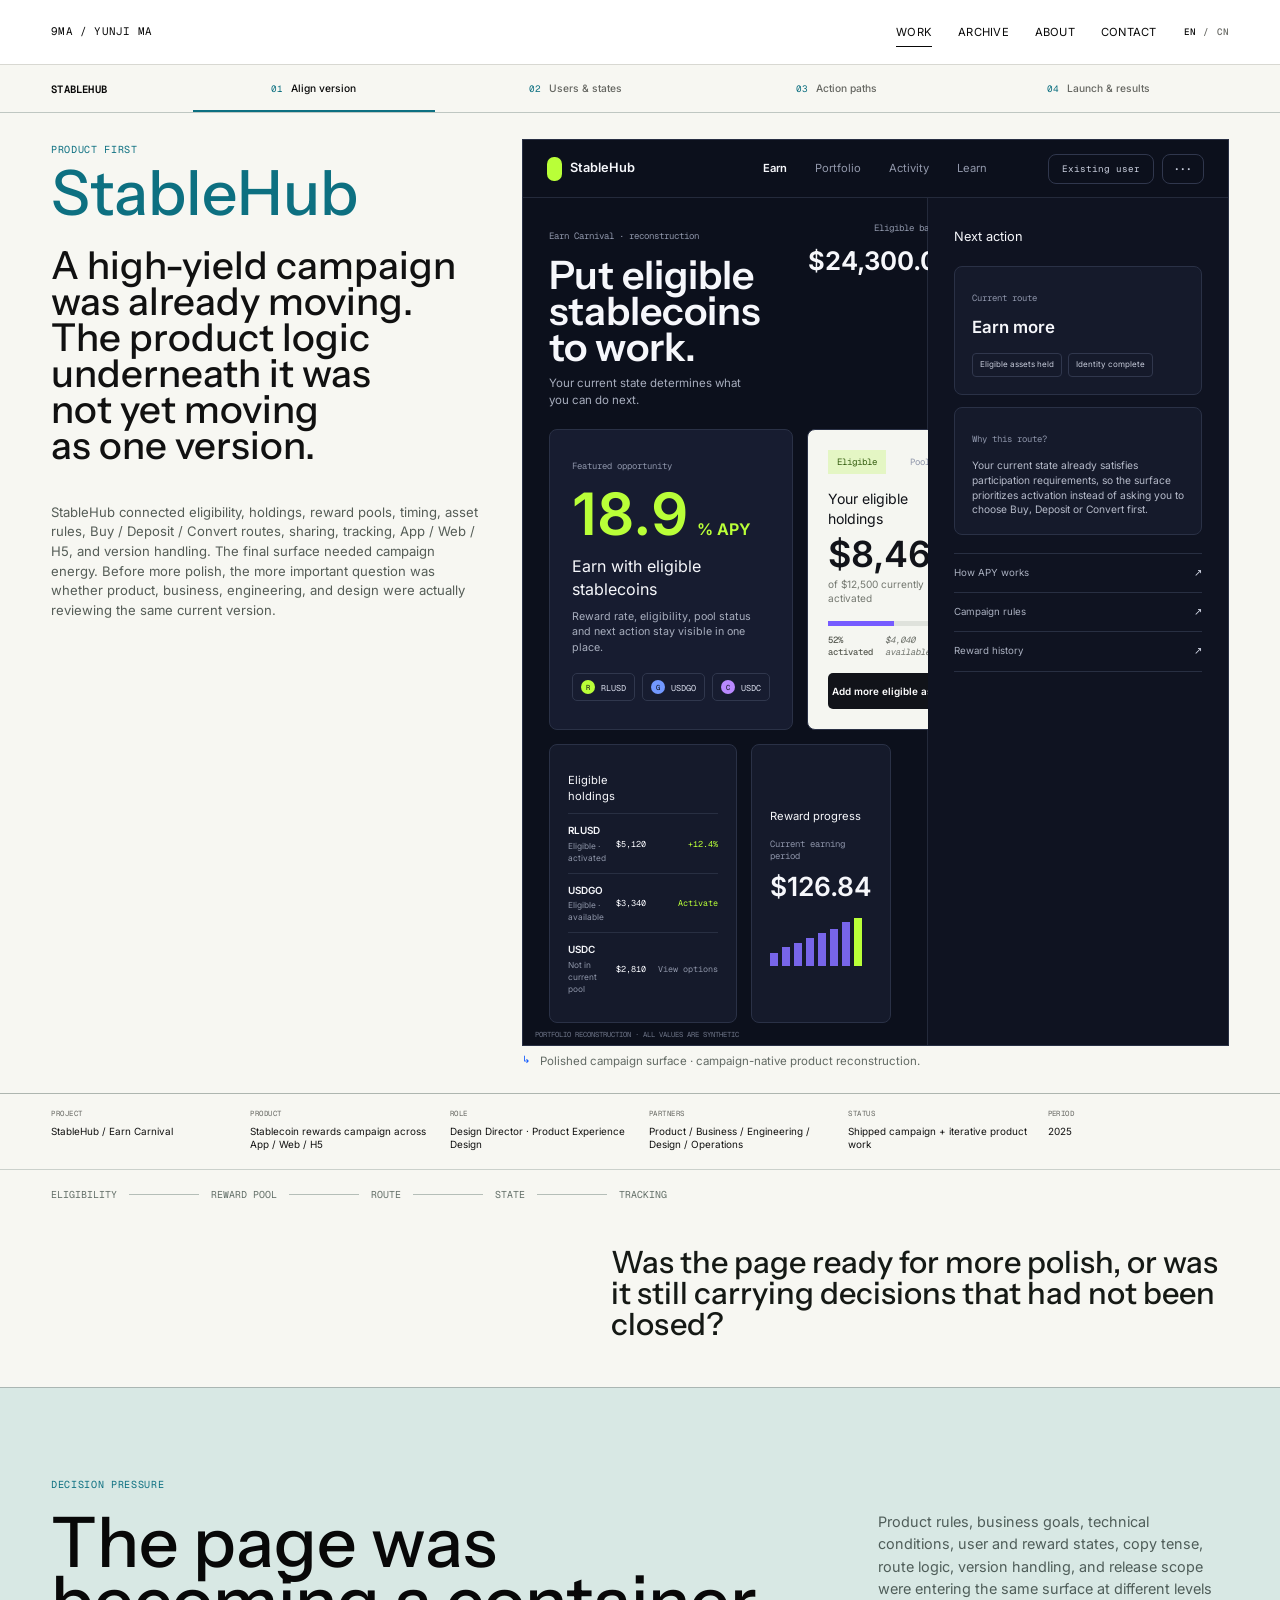
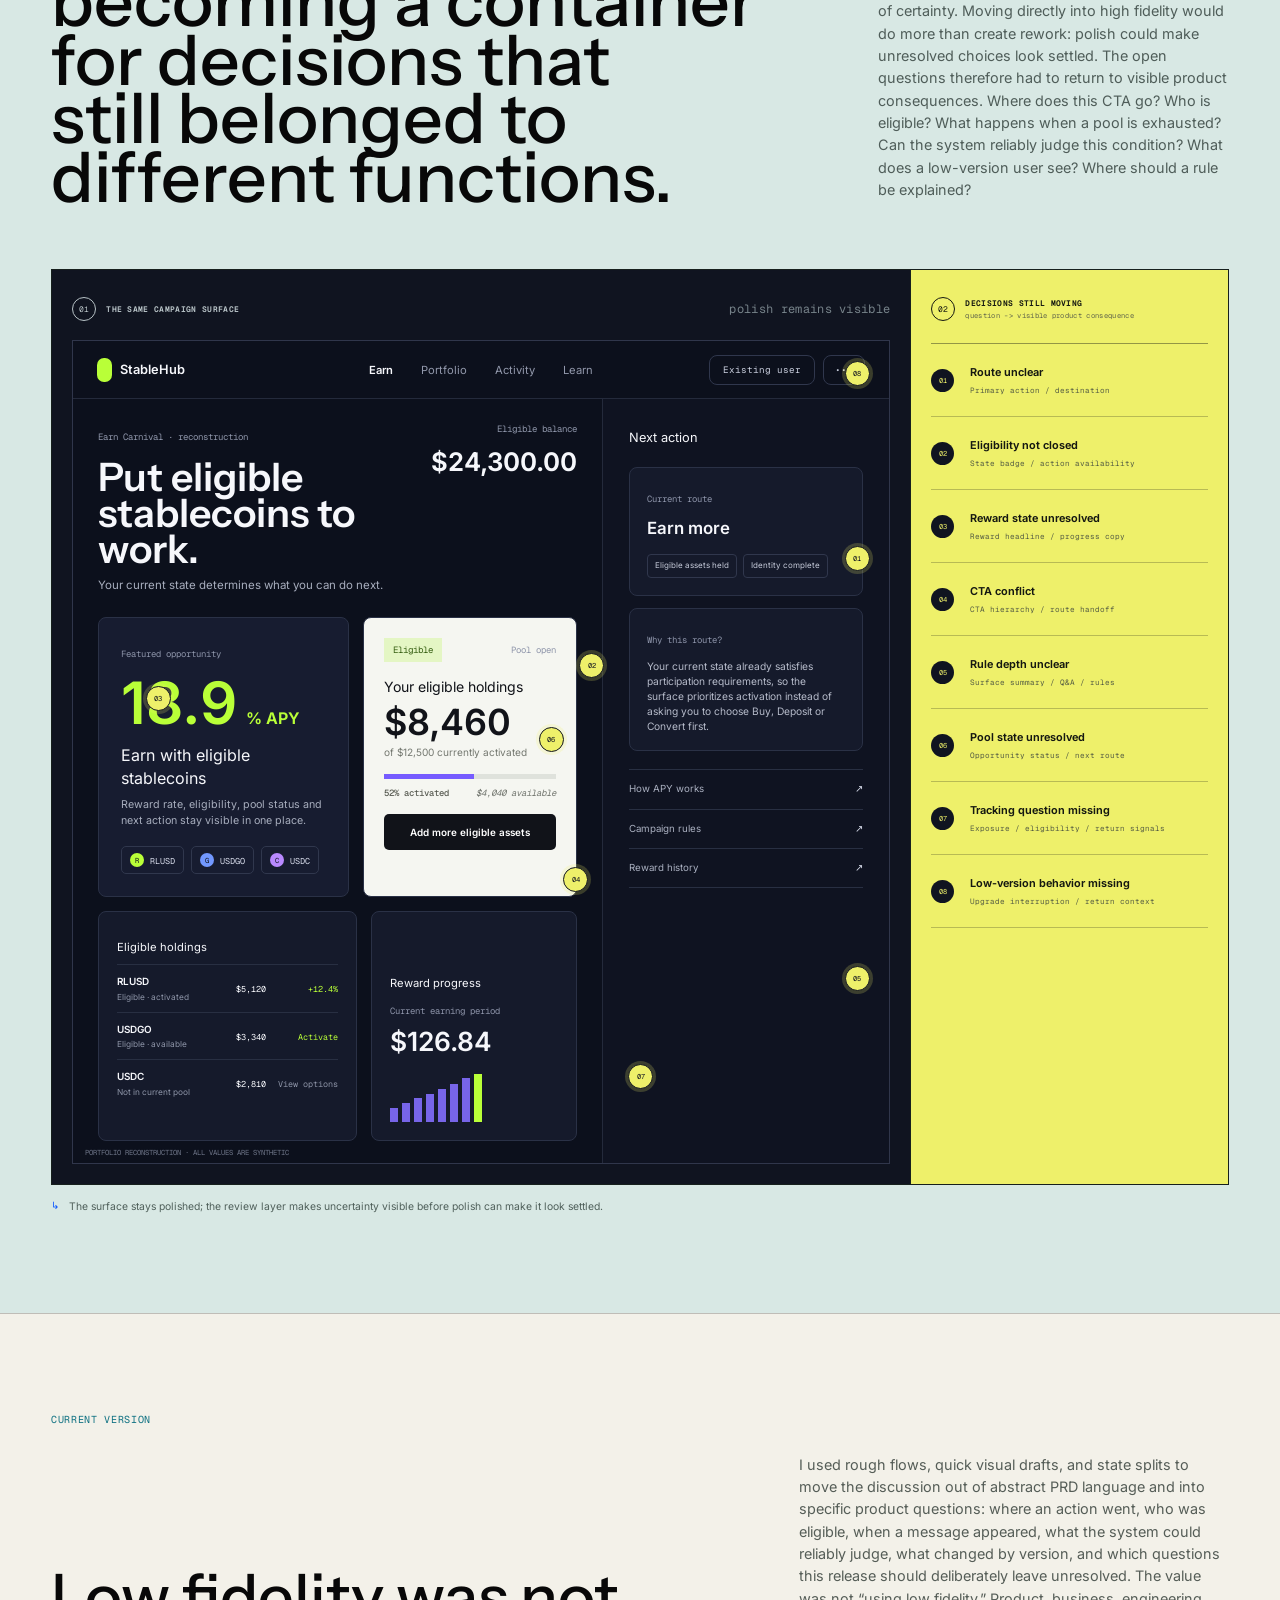
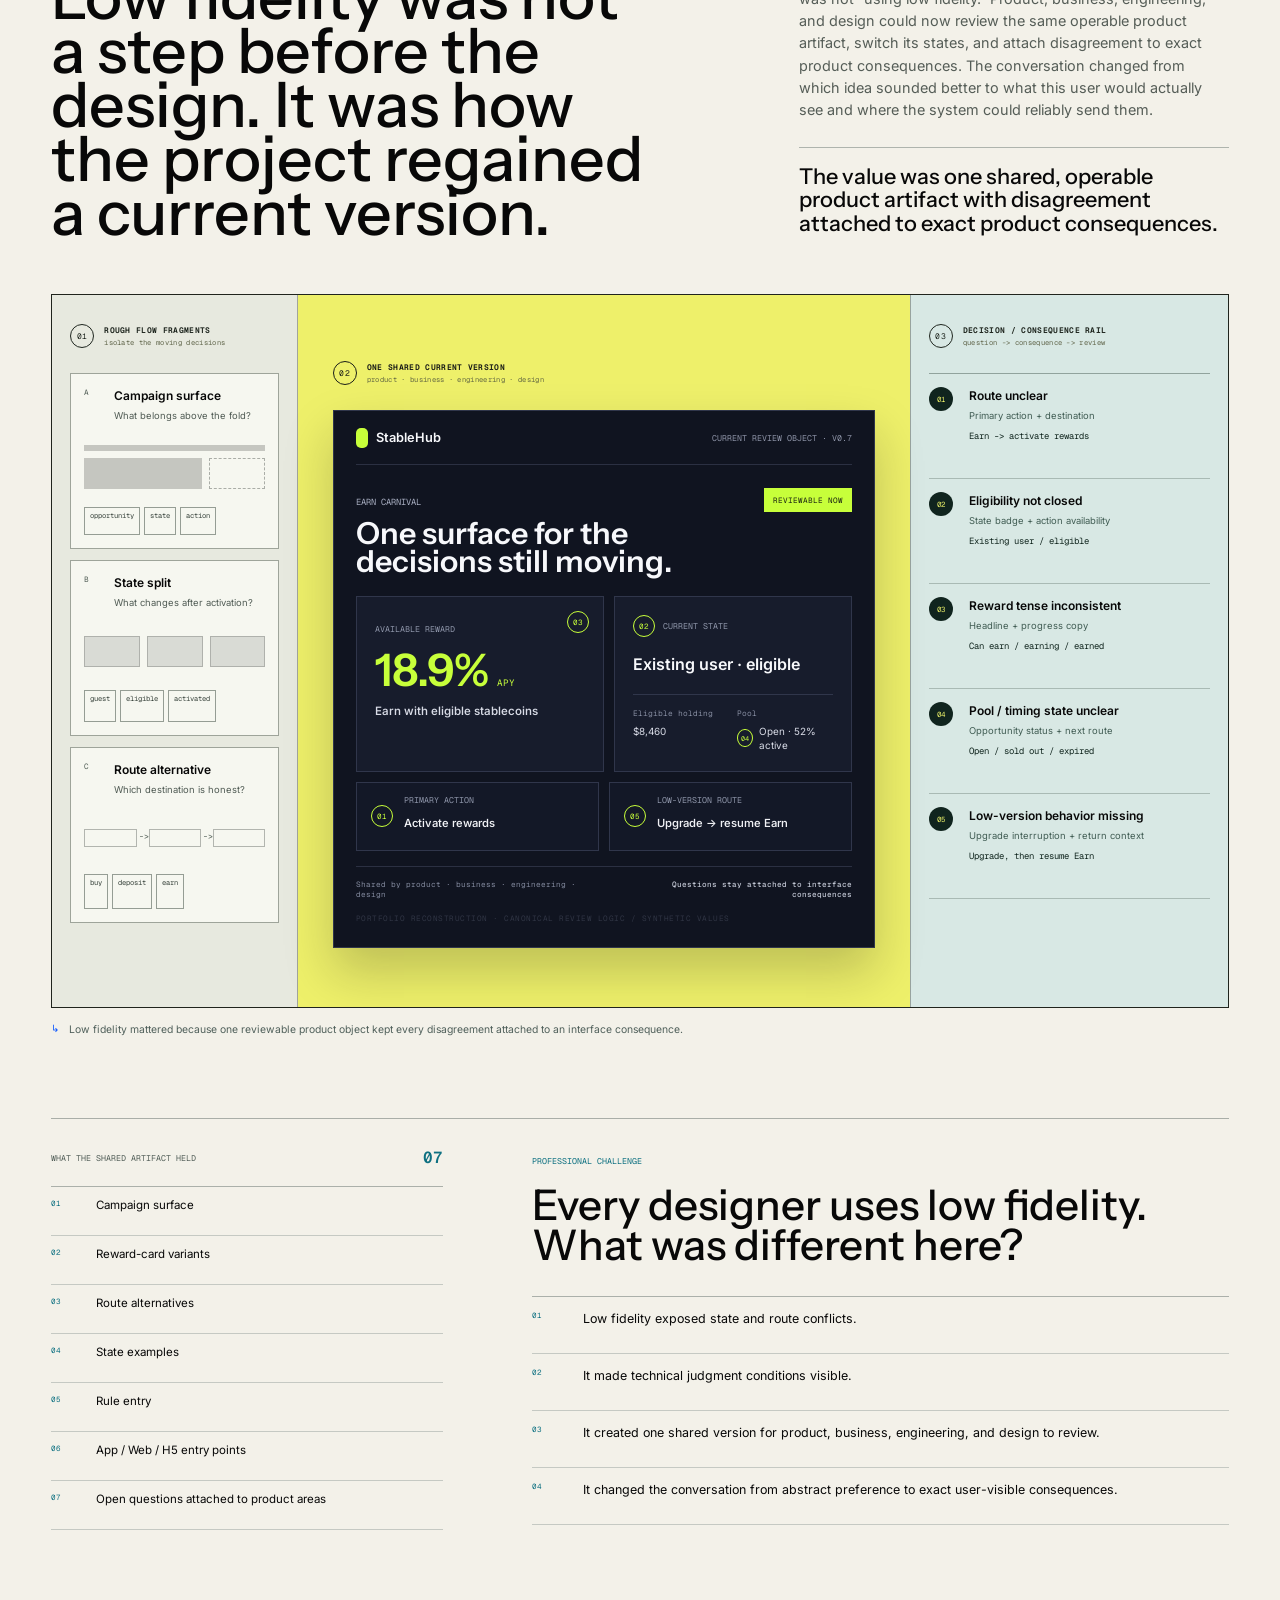
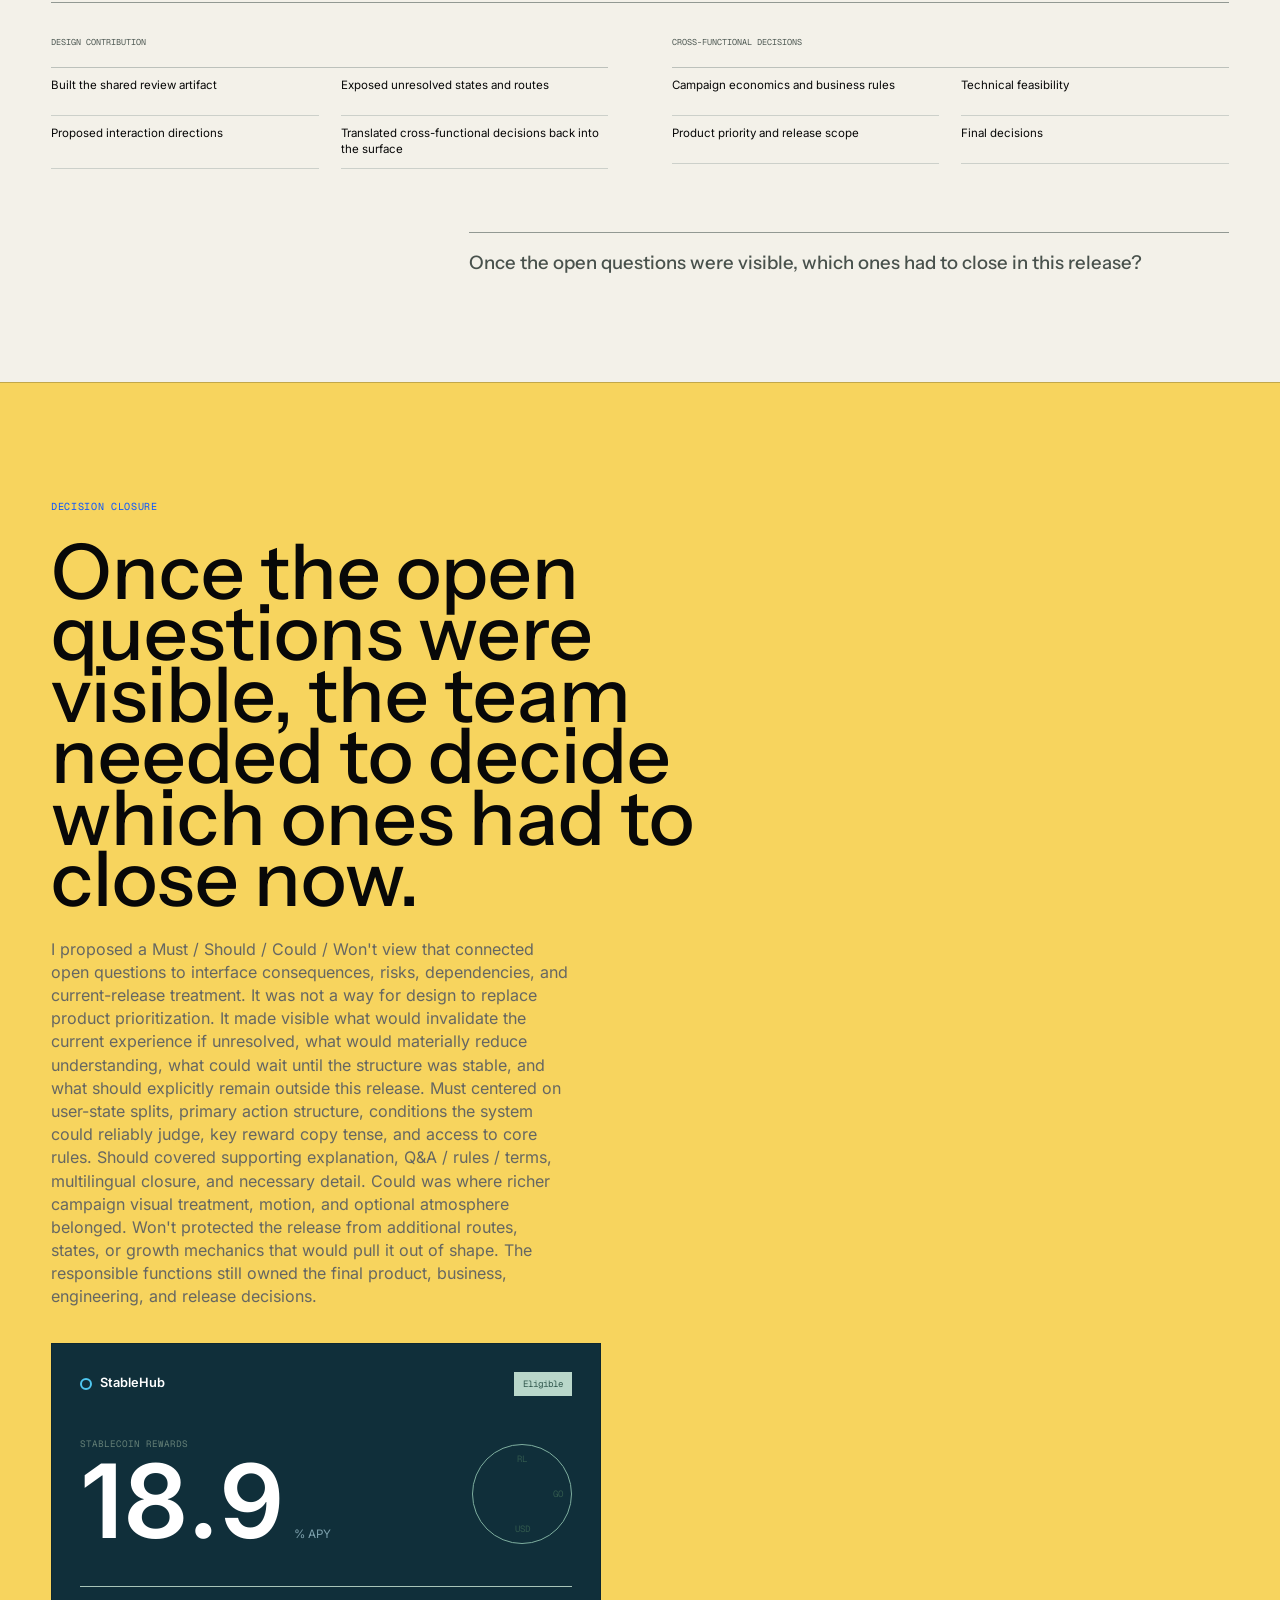
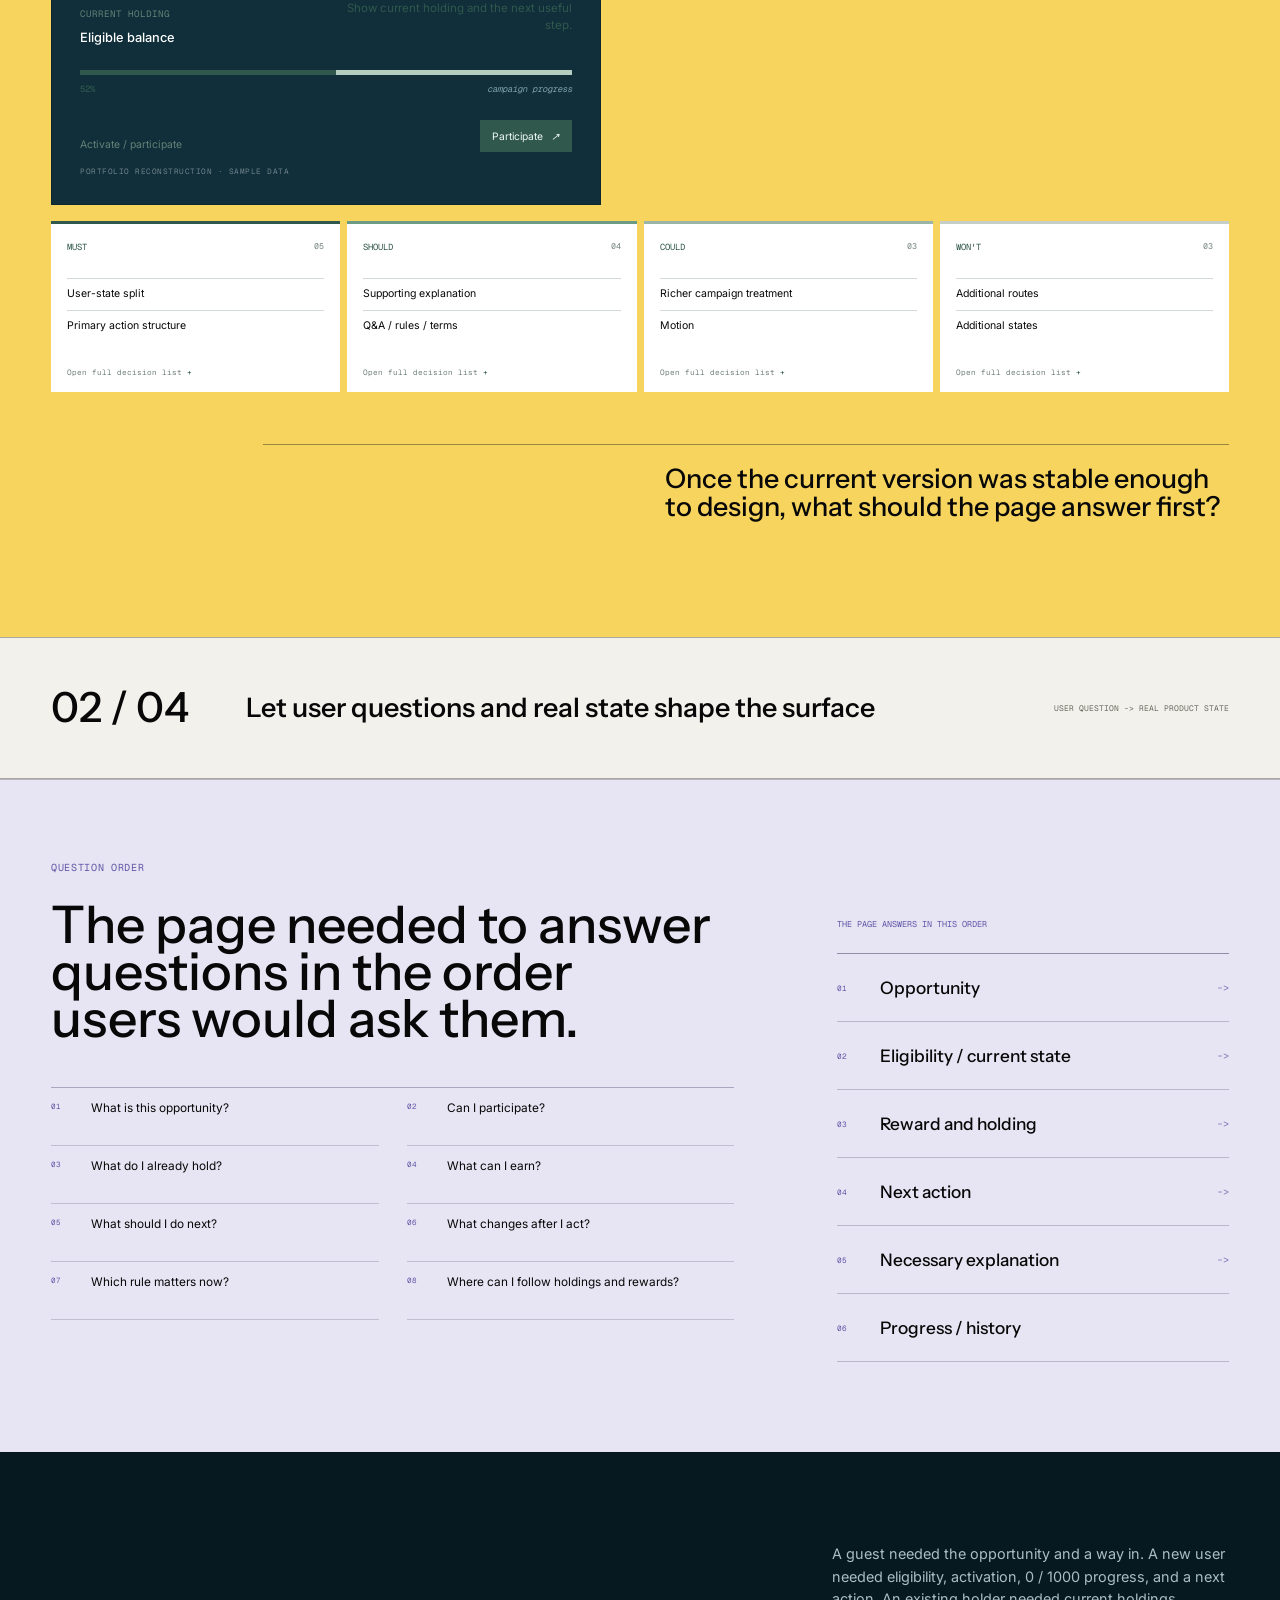
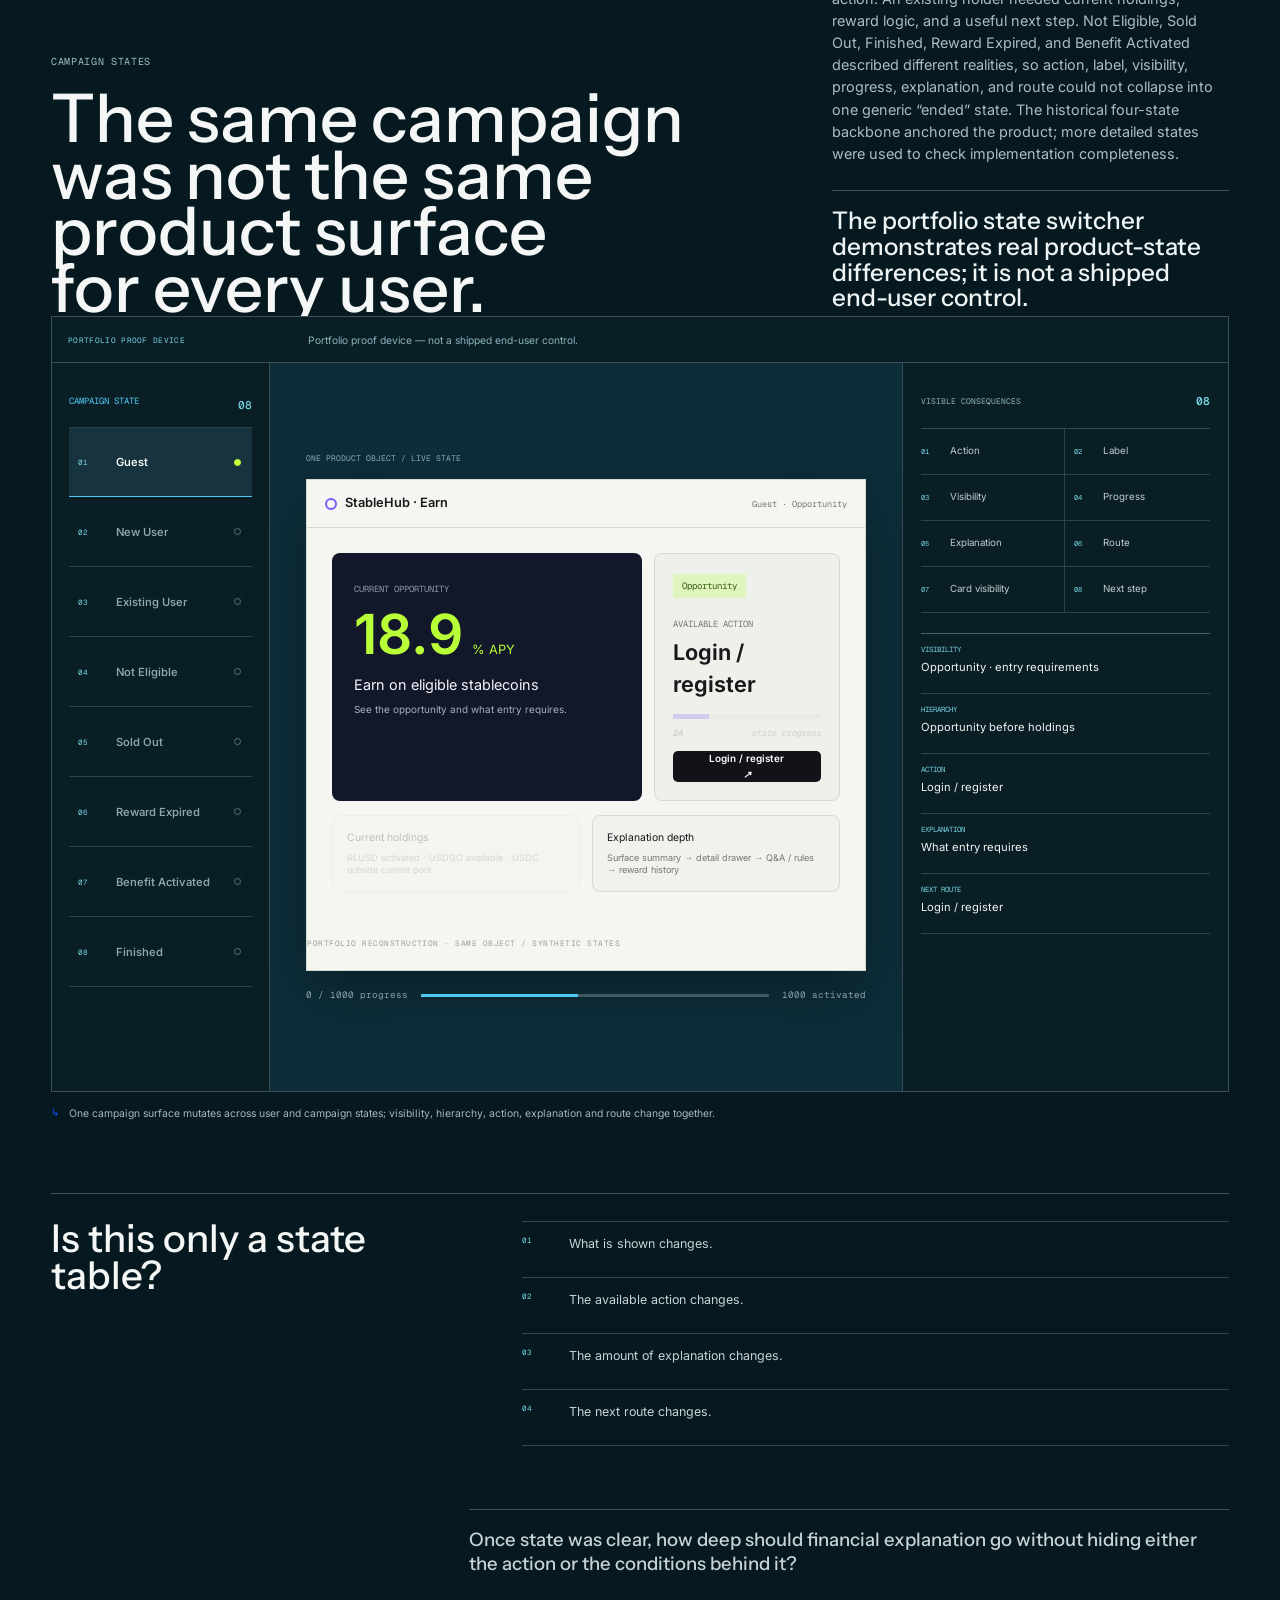
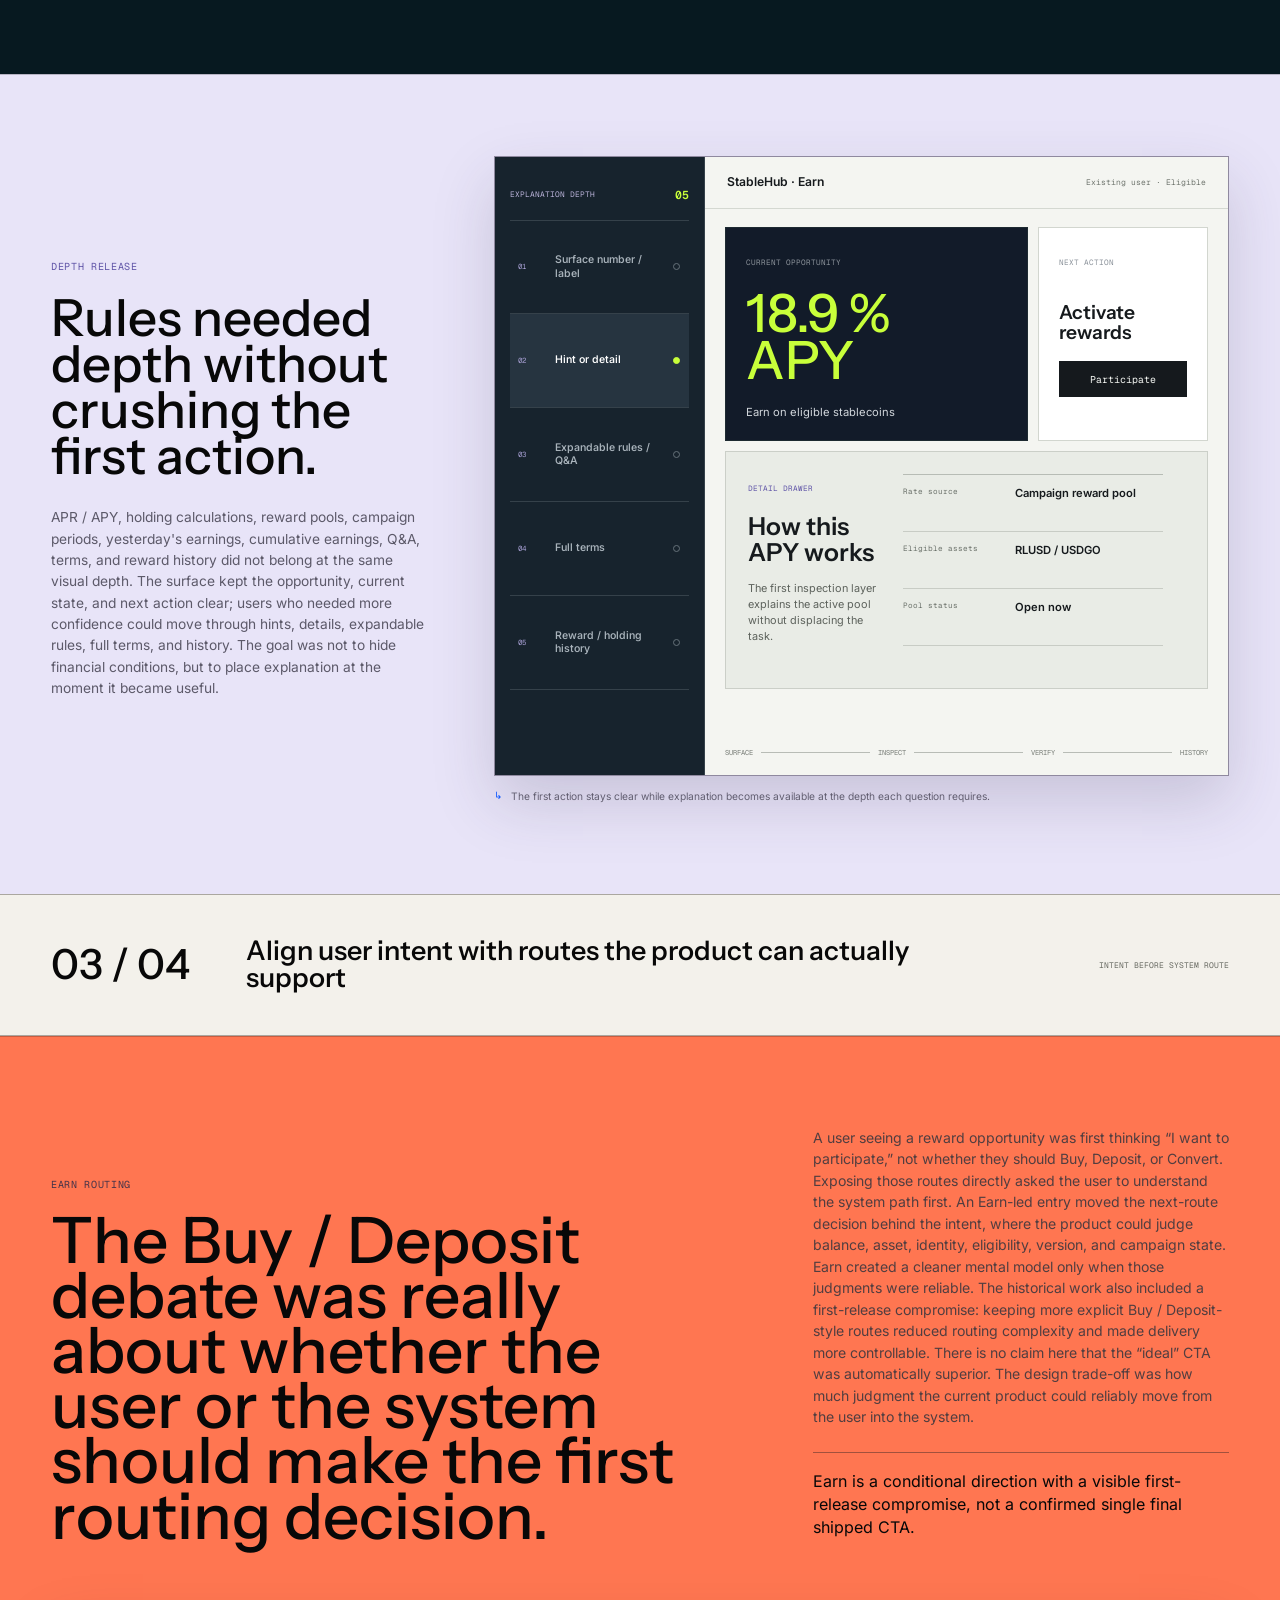
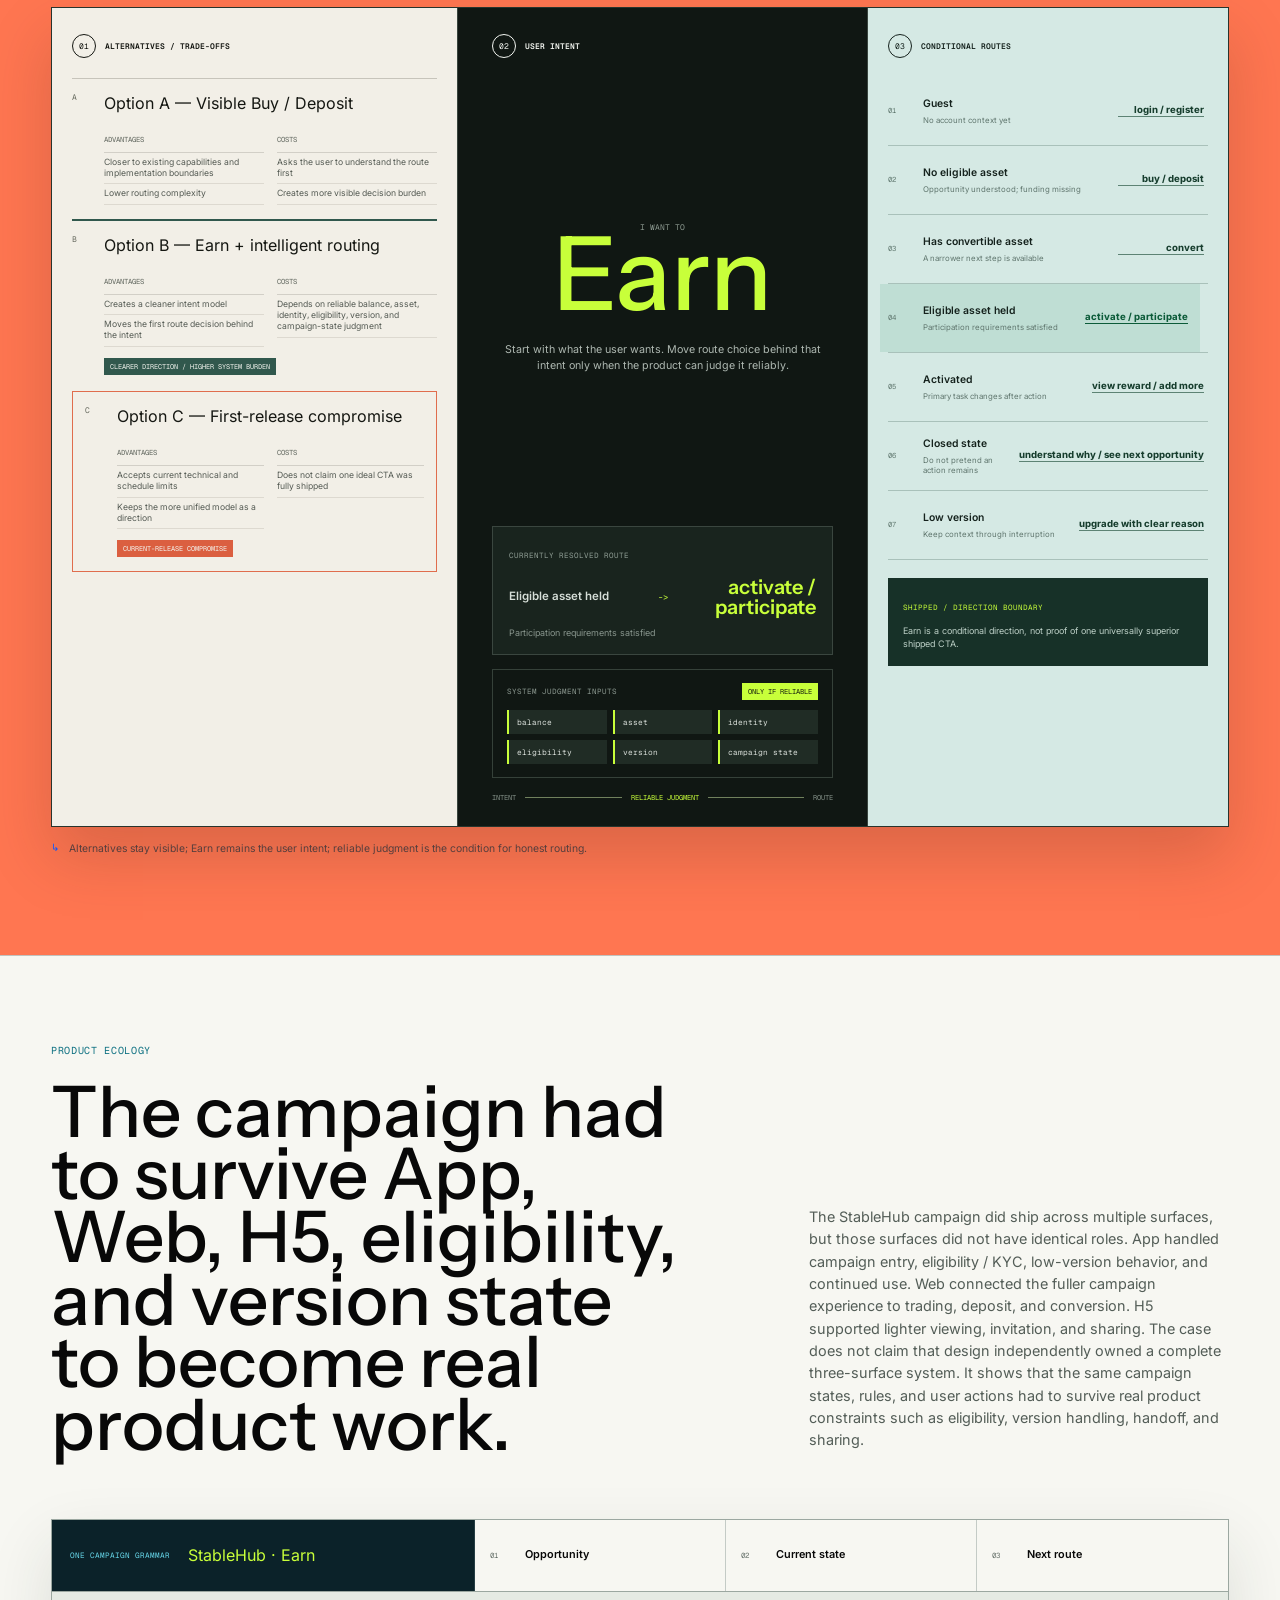
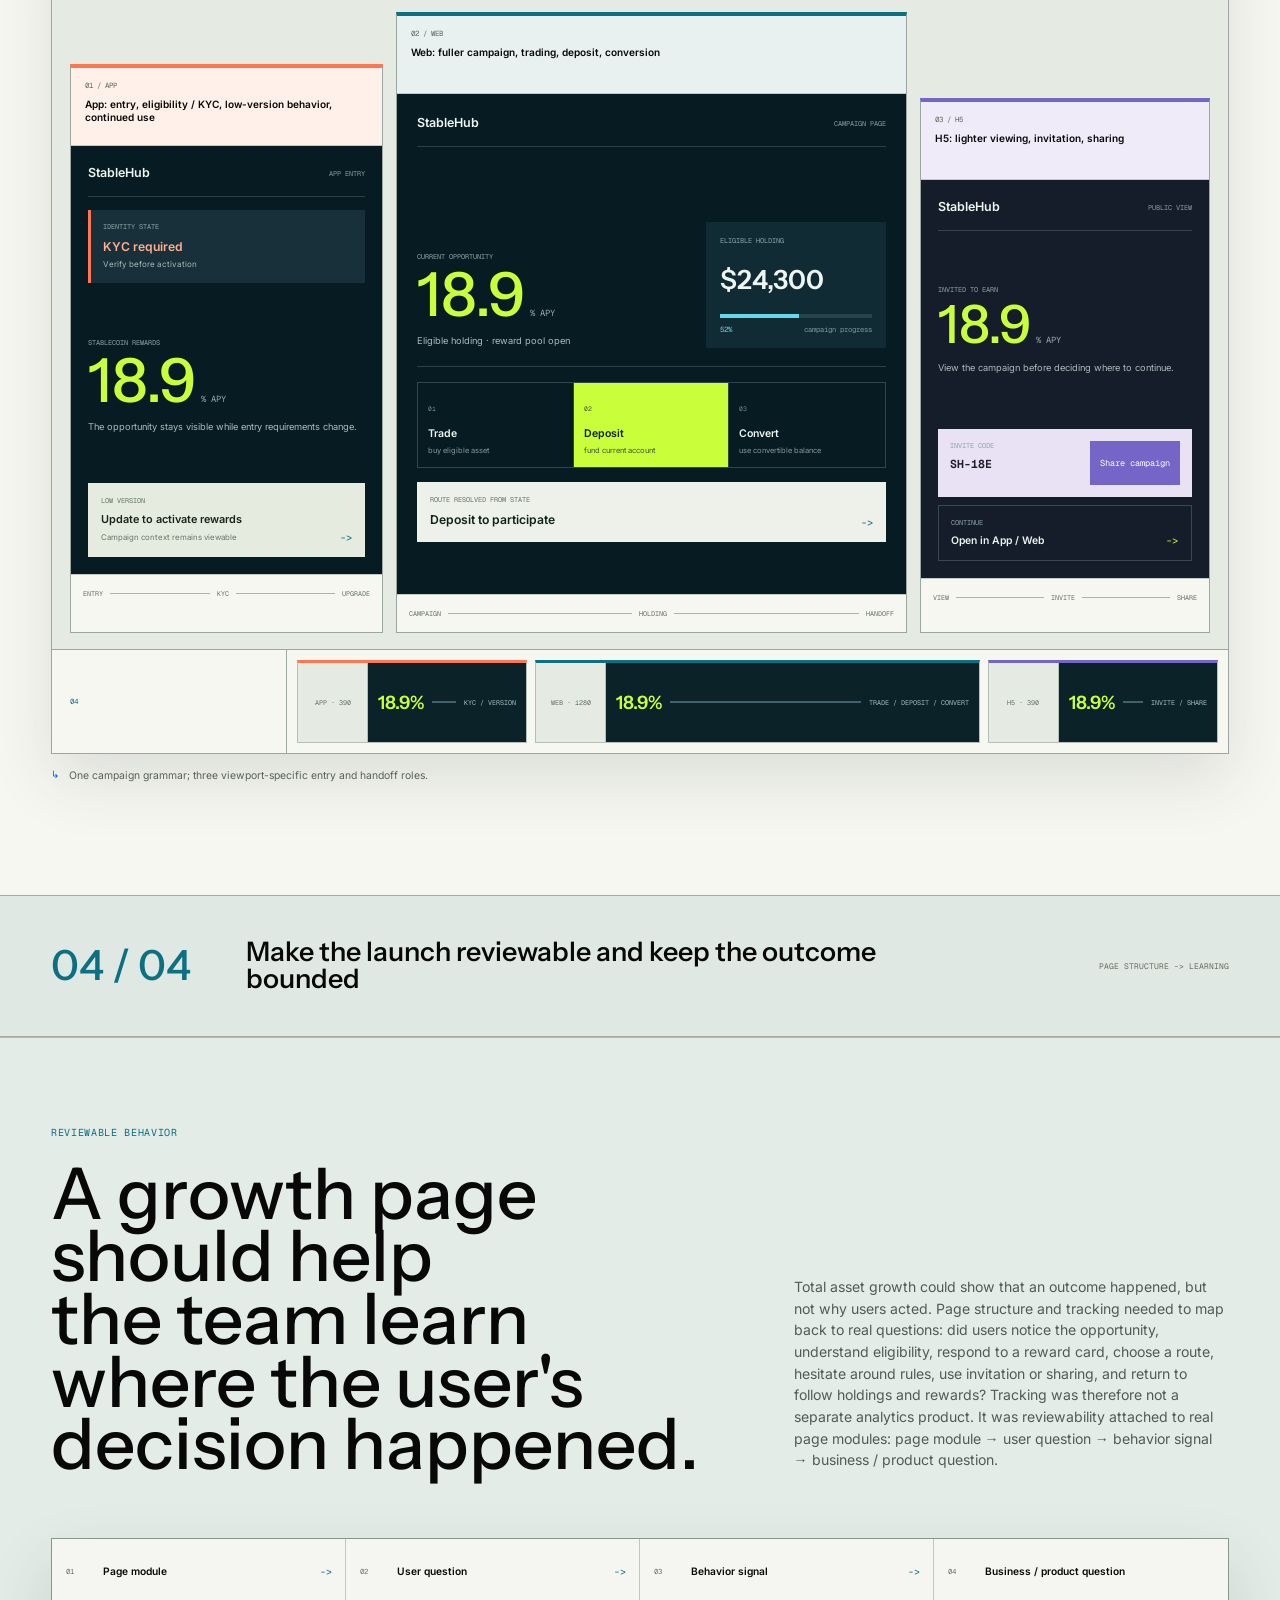
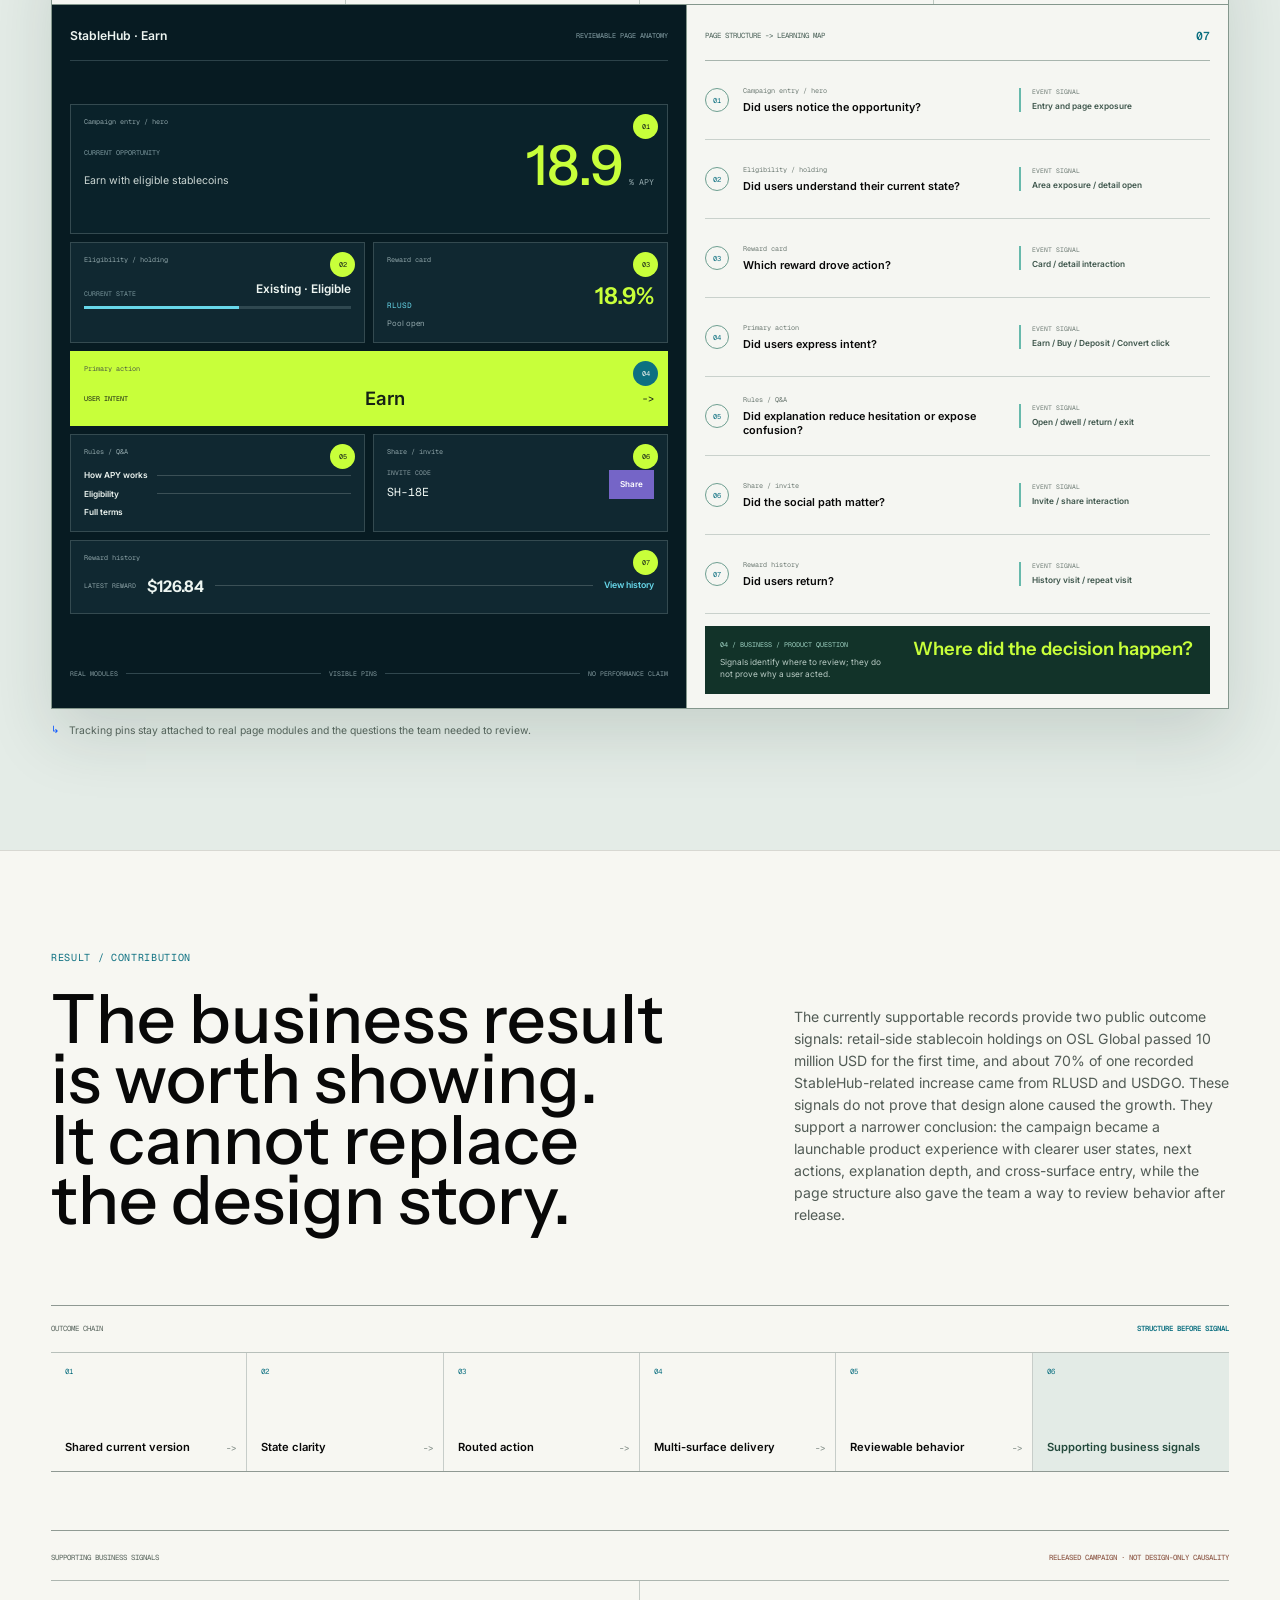
<file: work/stablehub/index.html>
<!DOCTYPE html><html lang="en" dir="ltr" data-site-locale="en"> <head><meta charset="UTF-8"><meta name="viewport" content="width=device-width, initial-scale=1"><meta name="theme-color" content="#f7f7f4"><meta name="description" content="A fast-moving stablecoin rewards campaign used low-fidelity and state splits to create one reviewable current version, then carried user states, routes, and explanation depth into a launchable experience."><meta property="og:title" content="StableHub — Yunji Ma"><meta property="og:description" content="A fast-moving stablecoin rewards campaign used low-fidelity and state splits to create one reviewable current version, then carried user states, routes, and explanation depth into a launchable experience."><meta property="og:type" content="website"><title>StableHub — Yunji Ma</title><link rel="stylesheet" href="/_astro/SiteLayout.DRfrKr3T.css"></head> <body class="page page--stablehub theme--stablehub" data-route="stablehub"> <a class="skip-link" href="#main-content">Skip to content</a> <header class="site-nav" data-nav> <div class="nav-inner"> <a class="nav-brand" href="/" data-i18n="common.brand">9MA / Yunji Ma</a> <nav class="nav-links" aria-label="Primary navigation"> <a href="/" class="is-active" aria-current="page" data-i18n="common.nav.work"> Work </a><a href="/archive" data-i18n="common.nav.archive"> Archive </a><a href="/about" data-i18n="common.nav.about"> About </a><a href="/#contact" data-i18n="common.nav.contact"> Contact </a> </nav> <div class="nav-tools"> <div class="locale-switch" role="group" aria-label="Language" data-i18n-aria-label="common.actions.language"> <button type="button" data-locale="en" aria-pressed="true" aria-label="Switch to English" data-i18n-aria-label="common.actions.switchToEnglish">EN</button> <span aria-hidden="true">/</span> <button type="button" data-locale="cn" aria-pressed="false" aria-label="Switch to Chinese" data-i18n-aria-label="common.actions.switchToChinese">CN</button> </div> <button class="menu-toggle" type="button" aria-expanded="false" aria-controls="mobile-menu" aria-label="Open menu" data-menu-toggle data-i18n-aria-label="common.actions.openMenu"> <span></span><span></span> </button> </div> </div> <div class="mobile-menu" id="mobile-menu" hidden data-mobile-menu> <nav aria-label="Mobile navigation"> <a href="/" data-i18n="common.nav.work">Work</a><a href="/archive" data-i18n="common.nav.archive">Archive</a><a href="/about" data-i18n="common.nav.about">About</a><a href="/#contact" data-i18n="common.nav.contact">Contact</a> </nav> </div> </header> <main id="main-content">  <article class="case-route case-route--stablehub"> <header class="case-chapter-nav stable-case-nav" data-case-chapter-nav> <span class="case-chapter-nav__title">StableHub</span> <nav class="chapter-index" aria-label="Case chapters" data-chapter-index> <a href="#chapter-01" data-chapter-link="01" data-chapter-label-en="Align version" data-chapter-label-cn="对齐版本" data-recon-aria-label data-recon-aria-label-en="Chapter 01: Make the moving project inspectable" data-recon-aria-label-cn="第 01 章：先让所有人看到同一个当前版本" aria-label="Chapter 01: Make the moving project inspectable" aria-current="location"> <span aria-hidden="true">01</span><b data-recon-label data-recon-en="Align version" data-recon-cn="对齐版本">Align version</b> </a><a href="#chapter-02" data-chapter-link="02" data-chapter-label-en="Users &amp; states" data-chapter-label-cn="用户与状态" data-recon-aria-label data-recon-aria-label-en="Chapter 02: Let user questions and real state shape the surface" data-recon-aria-label-cn="第 02 章：让用户问题和真实状态决定页面" aria-label="Chapter 02: Let user questions and real state shape the surface"> <span aria-hidden="true">02</span><b data-recon-label data-recon-en="Users &amp; states" data-recon-cn="用户与状态">Users &amp; states</b> </a><a href="#chapter-03" data-chapter-link="03" data-chapter-label-en="Action paths" data-chapter-label-cn="行动路径" data-recon-aria-label data-recon-aria-label-en="Chapter 03: Align user intent with routes the product can actually support" data-recon-aria-label-cn="第 03 章：把参与意图和系统路径分开" aria-label="Chapter 03: Align user intent with routes the product can actually support"> <span aria-hidden="true">03</span><b data-recon-label data-recon-en="Action paths" data-recon-cn="行动路径">Action paths</b> </a><a href="#chapter-04" data-chapter-link="04" data-chapter-label-en="Launch &amp; results" data-chapter-label-cn="上线与结果" data-recon-aria-label data-recon-aria-label-en="Chapter 04: Make the launch reviewable and keep the outcome bounded" data-recon-aria-label-cn="第 04 章：上线以后既能复盘，也不夸大设计贡献" aria-label="Chapter 04: Make the launch reviewable and keep the outcome bounded"> <span aria-hidden="true">04</span><b data-recon-label data-recon-en="Launch &amp; results" data-recon-cn="上线与结果">Launch &amp; results</b> </a> </nav> </header> <section class="case-opening case-opening--stablehub stable-opening" id="chapter-01" data-case-node="S01" data-stablehub-section="S01" aria-labelledby="sh-s01-title"> <div class="stable-opening-spread"> <div class="stable-opening-copy"> <span class="eyebrow" data-recon-label data-recon-en="PRODUCT FIRST" data-recon-cn="产品优先">PRODUCT FIRST</span> <h1 data-i18n="stablehub.sections.S01.title">StableHub</h1> <h2 id="sh-s01-title" data-i18n="stablehub.sections.S01.headline">A high-yield campaign was already moving. The product logic underneath it was not yet moving as one version.</h2> <p data-i18n="stablehub.sections.S01.body">StableHub connected eligibility, holdings, reward pools, timing, asset rules, Buy / Deposit / Convert routes, sharing, tracking, App / Web / H5, and version handling. The final surface needed campaign energy. Before more polish, the more important question was whether product, business, engineering, and design were actually reviewing the same current version.</p> </div> <div class="evidence-slot stable-polished-evidence stable-opening-product" data-evidence-id="SH-E01-POLISHED-CAMPAIGN" data-priority="P0" data-provenance="A+B+C" data-reconstruction="true">  <section class="stable-surface stable-surface--product" data-stablehub-surface data-artifact-type="product-surface" data-stablehub-state="existing" aria-label="StableHub reconstructed campaign surface">  <header class="stable-product-nav"> <span class="stable-brand"><i aria-hidden="true"></i><span>StableHub</span></span> <nav class="stable-product-navlinks" aria-label="Reconstructed product navigation"> <b>Earn</b><span>Portfolio</span><span>Activity</span><span>Learn</span> </nav> <div class="stable-product-account"><span data-recon-label data-recon-en="Existing user" data-recon-cn="已有用户">Existing user</span><span class="stable-product-more" aria-hidden="true">•••</span></div> </header> <div class="stable-product-body"> <div class="stable-product-primary"> <div class="stable-product-intro"> <div><span data-recon-label data-recon-en="Earn Carnival · reconstruction" data-recon-cn="Earn Carnival · 重建设计">Earn Carnival · reconstruction</span><div data-product-ui-title data-recon-label data-recon-en="Put eligible stablecoins to work." data-recon-cn="让符合条件的稳定币开始工作。">Put eligible stablecoins to work.</div><p data-recon-label data-recon-en="Your current state determines what you can do next." data-recon-cn="你当前的状态决定下一步可执行的操作。">Your current state determines what you can do next.</p></div> <dl><dt data-recon-label data-recon-en="Eligible balance" data-recon-cn="符合条件的余额">Eligible balance</dt><dd>$24,300.00</dd></dl> </div> <div class="stable-product-focus"> <section class="stable-product-opportunity"> <span data-recon-label data-recon-en="Featured opportunity" data-recon-cn="重点机会">Featured opportunity</span> <p class="stable-apy"><strong data-stable-apy>18.9</strong><span>% APY</span></p> <div data-product-ui-title data-recon-label data-recon-en="Earn with eligible stablecoins" data-recon-cn="使用符合条件的稳定币赚取收益">Earn with eligible stablecoins</div> <p data-recon-label data-recon-en="Reward rate, eligibility, pool status and next action stay visible in one place." data-recon-cn="收益率、资格、奖池状态和下一步操作始终在同一处可见。">Reward rate, eligibility, pool status and next action stay visible in one place.</p> <div class="stable-product-assets" aria-label="Eligible stablecoin examples"><span><i>R</i>RLUSD</span><span><i>G</i>USDGO</span><span><i>C</i>USDC</span></div> </section> <section class="stable-product-holding"> <div><span class="stable-badge" data-stable-badge data-recon-label data-recon-en="Eligible" data-recon-cn="符合资格">Eligible</span><small data-recon-label data-recon-en="Pool open" data-recon-cn="奖池开放">Pool open</small></div> <div data-product-ui-title data-recon-label data-recon-en="Your eligible holdings" data-recon-cn="你的符合条件持仓">Your eligible holdings</div> <strong>$8,460</strong> <p>of $12,500 currently activated</p> <div class="stable-progress" aria-label="Synthetic campaign progress"><span><i style="width:52%" data-stable-progress></i></span><small><b data-stable-progress-text>52% activated</b><em>$4,040 available</em></small></div> <span class="stable-product-action" aria-hidden="true" data-recon-label data-recon-en="Add more eligible assets" data-recon-cn="添加更多符合条件资产">Add more eligible assets</span> </section> </div> <div class="stable-product-lower"> <section class="stable-product-holdings"><div data-product-ui-title data-recon-label data-recon-en="Eligible holdings" data-recon-cn="符合条件的持仓">Eligible holdings</div><div><span><b>RLUSD</b><small>Eligible · activated</small></span><strong>$5,120</strong><em>+12.4%</em></div><div><span><b>USDGO</b><small>Eligible · available</small></span><strong>$3,340</strong><em>Activate</em></div><div><span><b>USDC</b><small>Not in current pool</small></span><strong>$2,810</strong><em>View options</em></div></section> <section class="stable-product-reward"><div data-product-ui-title data-recon-label data-recon-en="Reward progress" data-recon-cn="收益进度">Reward progress</div><span data-recon-label data-recon-en="Current earning period" data-recon-cn="当前收益周期">Current earning period</span><strong>$126.84</strong><div><i style="height:28%"></i><i style="height:39%"></i><i style="height:48%"></i><i style="height:58%"></i><i style="height:68%"></i><i style="height:78%"></i><i style="height:91%"></i><i style="height:100%" class="is-current"></i></div></section> </div> </div> <aside class="stable-product-rail"> <div data-product-ui-title data-recon-label data-recon-en="Next action" data-recon-cn="下一步操作">Next action</div> <section><span data-recon-label data-recon-en="Current route" data-recon-cn="当前路径">Current route</span><strong data-recon-label data-recon-en="Earn more" data-recon-cn="赚取更多">Earn more</strong><div><small>Eligible assets held</small><small>Identity complete</small></div></section> <section><span data-recon-label data-recon-en="Why this route?" data-recon-cn="为什么是这条路径？">Why this route?</span><p data-recon-label data-recon-en="Your current state already satisfies participation requirements, so the surface prioritizes activation instead of asking you to choose Buy, Deposit or Convert first." data-recon-cn="当前状态已满足参与条件，因此界面优先引导激活，而不是先要求你选择购买、充值或兑换。">Your current state already satisfies participation requirements, so the surface prioritizes activation instead of asking you to choose Buy, Deposit or Convert first.</p></section> <div class="stable-product-links"><span>How APY works <b>↗</b></span><span>Campaign rules <b>↗</b></span><span>Reward history <b>↗</b></span></div> </aside> </div> <span class="stable-product-provenance">Portfolio reconstruction · all values are synthetic</span>  </section> <p class="evidence-caption caption--default"><span class="caption-mark">↳</span><span><span data-recon-label data-recon-en="Polished campaign surface · campaign-native product reconstruction." data-recon-cn="精修活动界面 · 贴合活动语境的产品重建。">Polished campaign surface · campaign-native product reconstruction.</span></span></p>  </div> </div> <dl class="case-meta stable-opening-meta"> <div><dt data-i18n="common.labels.project">Project</dt><dd data-recon-label data-recon-en="StableHub / Earn Carnival" data-recon-cn="StableHub / Earn Carnival">StableHub / Earn Carnival</dd></div><div><dt data-i18n="common.labels.product">Product</dt><dd data-recon-label data-recon-en="Stablecoin rewards campaign across App / Web / H5" data-recon-cn="覆盖 App / Web / H5 的稳定币收益活动">Stablecoin rewards campaign across App / Web / H5</dd></div><div><dt data-i18n="common.labels.role">Role</dt><dd data-recon-label data-recon-en="Design Director · Product Experience Design" data-recon-cn="设计总监 · 产品体验设计">Design Director · Product Experience Design</dd></div><div><dt data-i18n="common.labels.partners">Partners</dt><dd data-recon-label data-recon-en="Product / Business / Engineering / Design / Operations" data-recon-cn="产品 / 业务 / 研发 / 设计 / 运营">Product / Business / Engineering / Design / Operations</dd></div><div><dt data-i18n="common.labels.status">Status</dt><dd data-recon-label data-recon-en="Shipped campaign + iterative product work" data-recon-cn="已上线活动 + 持续迭代的产品工作">Shipped campaign + iterative product work</dd></div><div><dt data-i18n="common.labels.period">Period</dt><dd data-recon-label data-recon-en="2025" data-recon-cn="2025">2025</dd></div> </dl> <div class="stable-pressure-line"><span>eligibility</span><i></i><span>reward pool</span><i></i><span>route</span><i></i><span>state</span><i></i><span>tracking</span></div><p class="bridge-line" data-i18n="stablehub.sections.S01.nextQuestion">Was the page ready for more polish, or was it still carrying decisions that had not been closed?</p> </section> <section class="case-beat case-beat--pressure stable-pressure-scene" id="sh-s02" data-case-node="S02" data-stablehub-section="S02" aria-labelledby="sh-s02-title"> <div class="stable-pressure-intro"> <div><div class="beat-index">DECISION PRESSURE</div><h3 id="sh-s02-title" class="beat-title" data-i18n="stablehub.sections.S02.headline">The page was becoming a container for decisions that still belonged to different functions.</h3></div> <p data-i18n="stablehub.sections.S02.body">Product rules, business goals, technical conditions, user and reward states, copy tense, route logic, version handling, and release scope were entering the same surface at different levels of certainty. Moving directly into high fidelity would do more than create rework: polish could make unresolved choices look settled. The open questions therefore had to return to visible product consequences. Where does this CTA go? Who is eligible? What happens when a pool is exhausted? Can the system reliably judge this condition? What does a low-version user see? Where should a rule be explained?</p> </div> <div class="evidence-slot stable-pressure-evidence-v4" data-evidence-id="SH-E02-UNRESOLVED-PRESSURE" data-priority="P0" data-provenance="A+B+C" data-reconstruction="true">  <div class="stable-pressure-product-grid"> <div class="stable-pressure-product"> <header><span>01</span><b data-recon-label data-recon-en="THE SAME CAMPAIGN SURFACE" data-recon-cn="同一个活动界面">THE SAME CAMPAIGN SURFACE</b><small data-recon-label data-recon-en="polish remains visible" data-recon-cn="精修结果仍然可见">polish remains visible</small></header> <section class="stable-surface stable-surface--product" data-stablehub-surface data-artifact-type="product-surface" data-stablehub-state="existing" aria-label="StableHub reconstructed campaign surface">  <header class="stable-product-nav"> <span class="stable-brand"><i aria-hidden="true"></i><span>StableHub</span></span> <nav class="stable-product-navlinks" aria-label="Reconstructed product navigation"> <b>Earn</b><span>Portfolio</span><span>Activity</span><span>Learn</span> </nav> <div class="stable-product-account"><span data-recon-label data-recon-en="Existing user" data-recon-cn="已有用户">Existing user</span><span class="stable-product-more" aria-hidden="true">•••</span></div> </header> <div class="stable-product-body"> <div class="stable-product-primary"> <div class="stable-product-intro"> <div><span data-recon-label data-recon-en="Earn Carnival · reconstruction" data-recon-cn="Earn Carnival · 重建设计">Earn Carnival · reconstruction</span><div data-product-ui-title data-recon-label data-recon-en="Put eligible stablecoins to work." data-recon-cn="让符合条件的稳定币开始工作。">Put eligible stablecoins to work.</div><p data-recon-label data-recon-en="Your current state determines what you can do next." data-recon-cn="你当前的状态决定下一步可执行的操作。">Your current state determines what you can do next.</p></div> <dl><dt data-recon-label data-recon-en="Eligible balance" data-recon-cn="符合条件的余额">Eligible balance</dt><dd>$24,300.00</dd></dl> </div> <div class="stable-product-focus"> <section class="stable-product-opportunity"> <span data-recon-label data-recon-en="Featured opportunity" data-recon-cn="重点机会">Featured opportunity</span> <p class="stable-apy"><strong data-stable-apy>18.9</strong><span>% APY</span></p> <div data-product-ui-title data-recon-label data-recon-en="Earn with eligible stablecoins" data-recon-cn="使用符合条件的稳定币赚取收益">Earn with eligible stablecoins</div> <p data-recon-label data-recon-en="Reward rate, eligibility, pool status and next action stay visible in one place." data-recon-cn="收益率、资格、奖池状态和下一步操作始终在同一处可见。">Reward rate, eligibility, pool status and next action stay visible in one place.</p> <div class="stable-product-assets" aria-label="Eligible stablecoin examples"><span><i>R</i>RLUSD</span><span><i>G</i>USDGO</span><span><i>C</i>USDC</span></div> </section> <section class="stable-product-holding"> <div><span class="stable-badge" data-stable-badge data-recon-label data-recon-en="Eligible" data-recon-cn="符合资格">Eligible</span><small data-recon-label data-recon-en="Pool open" data-recon-cn="奖池开放">Pool open</small></div> <div data-product-ui-title data-recon-label data-recon-en="Your eligible holdings" data-recon-cn="你的符合条件持仓">Your eligible holdings</div> <strong>$8,460</strong> <p>of $12,500 currently activated</p> <div class="stable-progress" aria-label="Synthetic campaign progress"><span><i style="width:52%" data-stable-progress></i></span><small><b data-stable-progress-text>52% activated</b><em>$4,040 available</em></small></div> <span class="stable-product-action" aria-hidden="true" data-recon-label data-recon-en="Add more eligible assets" data-recon-cn="添加更多符合条件资产">Add more eligible assets</span> </section> </div> <div class="stable-product-lower"> <section class="stable-product-holdings"><div data-product-ui-title data-recon-label data-recon-en="Eligible holdings" data-recon-cn="符合条件的持仓">Eligible holdings</div><div><span><b>RLUSD</b><small>Eligible · activated</small></span><strong>$5,120</strong><em>+12.4%</em></div><div><span><b>USDGO</b><small>Eligible · available</small></span><strong>$3,340</strong><em>Activate</em></div><div><span><b>USDC</b><small>Not in current pool</small></span><strong>$2,810</strong><em>View options</em></div></section> <section class="stable-product-reward"><div data-product-ui-title data-recon-label data-recon-en="Reward progress" data-recon-cn="收益进度">Reward progress</div><span data-recon-label data-recon-en="Current earning period" data-recon-cn="当前收益周期">Current earning period</span><strong>$126.84</strong><div><i style="height:28%"></i><i style="height:39%"></i><i style="height:48%"></i><i style="height:58%"></i><i style="height:68%"></i><i style="height:78%"></i><i style="height:91%"></i><i style="height:100%" class="is-current"></i></div></section> </div> </div> <aside class="stable-product-rail"> <div data-product-ui-title data-recon-label data-recon-en="Next action" data-recon-cn="下一步操作">Next action</div> <section><span data-recon-label data-recon-en="Current route" data-recon-cn="当前路径">Current route</span><strong data-recon-label data-recon-en="Earn more" data-recon-cn="赚取更多">Earn more</strong><div><small>Eligible assets held</small><small>Identity complete</small></div></section> <section><span data-recon-label data-recon-en="Why this route?" data-recon-cn="为什么是这条路径？">Why this route?</span><p data-recon-label data-recon-en="Your current state already satisfies participation requirements, so the surface prioritizes activation instead of asking you to choose Buy, Deposit or Convert first." data-recon-cn="当前状态已满足参与条件，因此界面优先引导激活，而不是先要求你选择购买、充值或兑换。">Your current state already satisfies participation requirements, so the surface prioritizes activation instead of asking you to choose Buy, Deposit or Convert first.</p></section> <div class="stable-product-links"><span>How APY works <b>↗</b></span><span>Campaign rules <b>↗</b></span><span>Reward history <b>↗</b></span></div> </aside> </div> <span class="stable-product-provenance">Portfolio reconstruction · all values are synthetic</span>  </section> <div class="stable-pressure-product-pins" aria-hidden="true"><span>01</span><span>02</span><span>03</span><span>04</span><span>05</span><span>06</span><span>07</span><span>08</span></div> </div> <aside class="stable-pressure-rail" aria-label="Unresolved questions attached to product consequences"> <header><span>02</span><div><b data-recon-label data-recon-en="DECISIONS STILL MOVING" data-recon-cn="仍在变化的决定">DECISIONS STILL MOVING</b><small data-recon-label data-recon-en="question -&gt; visible product consequence" data-recon-cn="问题 -&gt; 可见产品后果">question -> visible product consequence</small></div></header> <ol> <li><span>01</span><div><strong data-i18n="stablehub.sections.S02.openQuestions.0">Route unclear</strong><small data-recon-label data-recon-en="Primary action / destination" data-recon-cn="主要操作 / 去向">Primary action / destination</small></div></li><li><span>02</span><div><strong data-i18n="stablehub.sections.S02.openQuestions.1">Eligibility not closed</strong><small data-recon-label data-recon-en="State badge / action availability" data-recon-cn="状态标签 / 操作可用性">State badge / action availability</small></div></li><li><span>03</span><div><strong data-i18n="stablehub.sections.S02.openQuestions.2">Reward state unresolved</strong><small data-recon-label data-recon-en="Reward headline / progress copy" data-recon-cn="收益标题 / 进度文案">Reward headline / progress copy</small></div></li><li><span>04</span><div><strong data-i18n="stablehub.sections.S02.openQuestions.3">CTA conflict</strong><small data-recon-label data-recon-en="CTA hierarchy / route handoff" data-recon-cn="CTA 层级 / 路径交接">CTA hierarchy / route handoff</small></div></li><li><span>05</span><div><strong data-i18n="stablehub.sections.S02.openQuestions.4">Rule depth unclear</strong><small data-recon-label data-recon-en="Surface summary / Q&amp;A / rules" data-recon-cn="页面摘要 / 问答 / 规则">Surface summary / Q&amp;A / rules</small></div></li><li><span>06</span><div><strong data-i18n="stablehub.sections.S02.openQuestions.5">Pool state unresolved</strong><small data-recon-label data-recon-en="Opportunity status / next route" data-recon-cn="活动状态 / 下一路径">Opportunity status / next route</small></div></li><li><span>07</span><div><strong data-i18n="stablehub.sections.S02.openQuestions.6">Tracking question missing</strong><small data-recon-label data-recon-en="Exposure / eligibility / return signals" data-recon-cn="曝光 / 资格 / 回访信号">Exposure / eligibility / return signals</small></div></li><li><span>08</span><div><strong data-i18n="stablehub.sections.S02.openQuestions.7">Low-version behavior missing</strong><small data-recon-label data-recon-en="Upgrade interruption / return context" data-recon-cn="升级中断 / 返回上下文">Upgrade interruption / return context</small></div></li> </ol> </aside> </div> <p class="evidence-caption caption--default"><span class="caption-mark">↳</span><span><span data-recon-label data-recon-en="The surface stays polished; the review layer makes uncertainty visible before polish can make it look settled." data-recon-cn="界面仍保持精修；评审层先让不确定性可见，避免精修把它伪装成定案。">The surface stays polished; the review layer makes uncertainty visible before polish can make it look settled.</span></span></p>  </div> </section> <section class="case-beat case-beat--current-version" id="sh-s03" data-case-node="S03" data-stablehub-section="S03" aria-labelledby="sh-s03-title"> <div class="beat-index">CURRENT VERSION</div> <div class="stable-current-copy"> <h3 id="sh-s03-title" class="beat-title" data-i18n="stablehub.sections.S03.headline">Low fidelity was not a step before the design. It was how the project regained a current version.</h3> <div><p data-i18n="stablehub.sections.S03.body">I used rough flows, quick visual drafts, and state splits to move the discussion out of abstract PRD language and into specific product questions: where an action went, who was eligible, when a message appeared, what the system could reliably judge, what changed by version, and which questions this release should deliberately leave unresolved. The value was not “using low fidelity.” Product, business, engineering, and design could now review the same operable product artifact, switch its states, and attach disagreement to exact product consequences. The conversation changed from which idea sounded better to what this user would actually see and where the system could reliably send them.</p><strong data-i18n="stablehub.sections.S03.support">The value was one shared, operable product artifact with disagreement attached to exact product consequences.</strong></div> </div> <div class="evidence-slot stable-current-evidence" data-evidence-id="SH-E03-CURRENT-VERSION" data-priority="P0" data-provenance="A+B+C" data-reconstruction="true">  <div class="stable-current-workbench"> <aside class="stable-current-fragments" aria-label="Rough product fragments"> <header><span>01</span><div><b data-recon-label data-recon-en="ROUGH FLOW FRAGMENTS" data-recon-cn="粗略流程片段">ROUGH FLOW FRAGMENTS</b><small data-recon-label data-recon-en="isolate the moving decisions" data-recon-cn="先隔离仍在变化的决定">isolate the moving decisions</small></div></header> <div class="stable-current-fragment-list"> <article class="stable-current-fragment"><span>A</span><div><strong data-recon-label data-recon-en="Campaign surface" data-recon-cn="活动界面">Campaign surface</strong><p data-recon-label data-recon-en="What belongs above the fold?" data-recon-cn="首屏必须保留什么？">What belongs above the fold?</p></div><div class="stable-current-wire" aria-hidden="true"><i></i><i></i><i></i></div><ul><li data-recon-label data-recon-en="opportunity" data-recon-cn="活动机会">opportunity</li><li data-recon-label data-recon-en="state" data-recon-cn="用户状态">state</li><li data-recon-label data-recon-en="action" data-recon-cn="操作">action</li></ul></article><article class="stable-current-fragment"><span>B</span><div><strong data-recon-label data-recon-en="State split" data-recon-cn="状态拆分">State split</strong><p data-recon-label data-recon-en="What changes after activation?" data-recon-cn="激活后哪些内容会变化？">What changes after activation?</p></div><div class="stable-current-wire" aria-hidden="true"><i></i><i></i><i></i></div><ul><li data-recon-label data-recon-en="guest" data-recon-cn="游客">guest</li><li data-recon-label data-recon-en="eligible" data-recon-cn="符合资格">eligible</li><li data-recon-label data-recon-en="activated" data-recon-cn="已激活">activated</li></ul></article><article class="stable-current-fragment"><span>C</span><div><strong data-recon-label data-recon-en="Route alternative" data-recon-cn="路径备选">Route alternative</strong><p data-recon-label data-recon-en="Which destination is honest?" data-recon-cn="哪条去向才符合真实条件？">Which destination is honest?</p></div><div class="stable-current-wire" aria-hidden="true"><i></i><i></i><i></i></div><ul><li data-recon-label data-recon-en="buy" data-recon-cn="购买">buy</li><li data-recon-label data-recon-en="deposit" data-recon-cn="充值">deposit</li><li data-recon-label data-recon-en="earn" data-recon-cn="赚取">earn</li></ul></article> </div> </aside> <div class="stable-current-object"> <header><span>02</span><div><b data-recon-label data-recon-en="ONE SHARED CURRENT VERSION" data-recon-cn="一个共享的当前版本">ONE SHARED CURRENT VERSION</b><small data-recon-label data-recon-en="product · business · engineering · design" data-recon-cn="产品 · 业务 · 工程 · 设计">product · business · engineering · design</small></div></header> <section class="stable-surface stable-surface--workbench" data-stablehub-surface data-artifact-type="product-surface" data-stablehub-state="existing" aria-label="StableHub reconstructed campaign surface">  <header class="stable-workbench-header"> <span class="stable-brand"><i aria-hidden="true"></i><span>StableHub</span></span> <span data-recon-label data-recon-en="CURRENT REVIEW OBJECT · V0.7" data-recon-cn="当前评审对象 · V0.7">CURRENT REVIEW OBJECT · V0.7</span> </header> <div class="stable-workbench-intro"> <div> <span data-recon-label data-recon-en="Earn Carnival" data-recon-cn="Earn Carnival 活动">Earn Carnival</span> <div data-product-ui-title data-recon-label data-recon-en="One surface for the decisions still moving." data-recon-cn="让仍在变化的决定回到同一个界面。">One surface for the decisions still moving.</div> </div> <span class="stable-review-status" data-recon-label data-recon-en="REVIEWABLE NOW" data-recon-cn="当前可评审">REVIEWABLE NOW</span> </div> <div class="stable-workbench-body"> <section class="stable-workbench-opportunity"> <span class="stable-review-pin">03</span> <small data-recon-label data-recon-en="Available reward" data-recon-cn="可获得收益">Available reward</small> <p><strong>18.9%</strong><span>APY</span></p> <b data-recon-label data-recon-en="Earn with eligible stablecoins" data-recon-cn="使用符合条件的稳定币赚取收益">Earn with eligible stablecoins</b> </section> <section class="stable-workbench-state"> <div><span class="stable-review-pin">02</span><small data-recon-label data-recon-en="Current state" data-recon-cn="当前状态">Current state</small></div> <strong data-recon-label data-recon-en="Existing user · eligible" data-recon-cn="已有用户 · 符合资格">Existing user · eligible</strong> <dl><div><dt data-recon-label data-recon-en="Eligible holding" data-recon-cn="符合条件的持仓">Eligible holding</dt><dd>$8,460</dd></div><div><dt data-recon-label data-recon-en="Pool" data-recon-cn="奖池">Pool</dt><dd><span class="stable-review-pin">04</span><span data-recon-label data-recon-en="Open · 52% active" data-recon-cn="开放 · 52% 已激活">Open · 52% active</span></dd></div></dl> </section> </div> <div class="stable-workbench-consequences"> <div><span class="stable-review-pin">01</span><small data-recon-label data-recon-en="Primary action" data-recon-cn="主要操作">Primary action</small><strong data-recon-label data-recon-en="Activate rewards" data-recon-cn="激活收益">Activate rewards</strong></div> <div><span class="stable-review-pin">05</span><small data-recon-label data-recon-en="Low-version route" data-recon-cn="低版本路径">Low-version route</small><strong data-recon-label data-recon-en="Upgrade -&gt; resume Earn" data-recon-cn="升级 -&gt; 返回赚取路径">Upgrade -> resume Earn</strong></div> </div> <footer class="stable-workbench-footer"><span data-recon-label data-recon-en="Shared by product · business · engineering · design" data-recon-cn="产品 · 业务 · 工程 · 设计共同评审">Shared by product · business · engineering · design</span><b data-recon-label data-recon-en="Questions stay attached to interface consequences" data-recon-cn="问题始终与界面后果相连">Questions stay attached to interface consequences</b></footer> <span class="reconstruction-stamp">Portfolio reconstruction · canonical review logic / synthetic values</span>  </section> </div> <aside class="stable-current-decisions" aria-label="Questions attached to interface consequences"> <header><span>03</span><div><b data-recon-label data-recon-en="DECISION / CONSEQUENCE RAIL" data-recon-cn="决定 / 后果轨道">DECISION / CONSEQUENCE RAIL</b><small data-recon-label data-recon-en="question -&gt; consequence -&gt; review" data-recon-cn="问题 -&gt; 后果 -&gt; 评审结论">question -> consequence -> review</small></div></header> <ol><li><span>01</span><div><strong data-recon-label data-recon-en="Route unclear" data-recon-cn="路径未明确">Route unclear</strong><small data-recon-label data-recon-en="Primary action + destination" data-recon-cn="主要操作 + 去向">Primary action + destination</small><p data-recon-label data-recon-en="Earn -> activate rewards" data-recon-cn="赚取 -> 激活收益">Earn -&gt; activate rewards</p></div></li><li><span>02</span><div><strong data-recon-label data-recon-en="Eligibility not closed" data-recon-cn="资格条件未闭合">Eligibility not closed</strong><small data-recon-label data-recon-en="State badge + action availability" data-recon-cn="状态标签 + 操作可用性">State badge + action availability</small><p data-recon-label data-recon-en="Existing user / eligible" data-recon-cn="已有用户 / 符合资格">Existing user / eligible</p></div></li><li><span>03</span><div><strong data-recon-label data-recon-en="Reward tense inconsistent" data-recon-cn="收益时态不一致">Reward tense inconsistent</strong><small data-recon-label data-recon-en="Headline + progress copy" data-recon-cn="主标题 + 进度文案">Headline + progress copy</small><p data-recon-label data-recon-en="Can earn / earning / earned" data-recon-cn="可赚取 / 赚取中 / 已赚取">Can earn / earning / earned</p></div></li><li><span>04</span><div><strong data-recon-label data-recon-en="Pool / timing state unclear" data-recon-cn="奖池 / 时间状态不明确">Pool / timing state unclear</strong><small data-recon-label data-recon-en="Opportunity status + next route" data-recon-cn="活动状态 + 下一路径">Opportunity status + next route</small><p data-recon-label data-recon-en="Open / sold out / expired" data-recon-cn="开放 / 售罄 / 过期">Open / sold out / expired</p></div></li><li><span>05</span><div><strong data-recon-label data-recon-en="Low-version behavior missing" data-recon-cn="低版本行为缺失">Low-version behavior missing</strong><small data-recon-label data-recon-en="Upgrade interruption + return context" data-recon-cn="升级中断 + 返回上下文">Upgrade interruption + return context</small><p data-recon-label data-recon-en="Upgrade, then resume Earn" data-recon-cn="升级后返回赚取路径">Upgrade, then resume Earn</p></div></li></ol> </aside> </div> <p class="evidence-caption caption--default"><span class="caption-mark">↳</span><span><span data-recon-label data-recon-en="Low fidelity mattered because one reviewable product object kept every disagreement attached to an interface consequence." data-recon-cn="低保真的价值在于：一个可共同评审的产品对象，让每个分歧始终对应具体界面后果。">Low fidelity mattered because one reviewable product object kept every disagreement attached to an interface consequence.</span></span></p>  </div> <div class="stable-current-ledger"> <section class="stable-artifact-ledger"><header><span data-recon-label data-recon-en="WHAT THE SHARED ARTIFACT HELD" data-recon-cn="共享原型承载的内容">WHAT THE SHARED ARTIFACT HELD</span><b>07</b></header><ol><li><span>01</span><p data-i18n="stablehub.sections.S03.artifact.0">Campaign surface</p></li><li><span>02</span><p data-i18n="stablehub.sections.S03.artifact.1">Reward-card variants</p></li><li><span>03</span><p data-i18n="stablehub.sections.S03.artifact.2">Route alternatives</p></li><li><span>04</span><p data-i18n="stablehub.sections.S03.artifact.3">State examples</p></li><li><span>05</span><p data-i18n="stablehub.sections.S03.artifact.4">Rule entry</p></li><li><span>06</span><p data-i18n="stablehub.sections.S03.artifact.5">App / Web / H5 entry points</p></li><li><span>07</span><p data-i18n="stablehub.sections.S03.artifact.6">Open questions attached to product areas</p></li></ol></section> <section class="stable-current-challenge"><span data-recon-label data-recon-en="PROFESSIONAL CHALLENGE" data-recon-cn="专业质询">PROFESSIONAL CHALLENGE</span><p class="artifact-challenge" data-i18n="stablehub.sections.S03.challenge">Every designer uses low fidelity. What was different here?</p><ol><li><b>01</b><p data-i18n="stablehub.sections.S03.challengeAnswer.0">Low fidelity exposed state and route conflicts.</p></li><li><b>02</b><p data-i18n="stablehub.sections.S03.challengeAnswer.1">It made technical judgment conditions visible.</p></li><li><b>03</b><p data-i18n="stablehub.sections.S03.challengeAnswer.2">It created one shared version for product, business, engineering, and design to review.</p></li><li><b>04</b><p data-i18n="stablehub.sections.S03.challengeAnswer.3">It changed the conversation from abstract preference to exact user-visible consequences.</p></li></ol></section> </div> <div class="stable-current-ownership"> <section><span data-recon-label data-recon-en="DESIGN CONTRIBUTION" data-recon-cn="设计贡献">DESIGN CONTRIBUTION</span><ul><li data-i18n="stablehub.sections.S03.designContribution.0">Built the shared review artifact</li><li data-i18n="stablehub.sections.S03.designContribution.1">Exposed unresolved states and routes</li><li data-i18n="stablehub.sections.S03.designContribution.2">Proposed interaction directions</li><li data-i18n="stablehub.sections.S03.designContribution.3">Translated cross-functional decisions back into the surface</li></ul></section> <section><span data-recon-label data-recon-en="CROSS-FUNCTIONAL DECISIONS" data-recon-cn="跨职能决策">CROSS-FUNCTIONAL DECISIONS</span><ul><li data-i18n="stablehub.sections.S03.crossFunctional.0">Campaign economics and business rules</li><li data-i18n="stablehub.sections.S03.crossFunctional.1">Technical feasibility</li><li data-i18n="stablehub.sections.S03.crossFunctional.2">Product priority and release scope</li><li data-i18n="stablehub.sections.S03.crossFunctional.3">Final decisions</li></ul></section> </div> <p class="stable-reader-bridge" data-i18n="stablehub.sections.S03.nextQuestion">Once the open questions were visible, which ones had to close in this release?</p> </section> <section class="case-beat case-beat--closure" id="sh-s04" data-case-node="S04" data-stablehub-section="S04" aria-labelledby="sh-s04-title" data-evidence-ids="SH-E03-DECISION-CLOSURE SH-E04-QUESTION-HIERARCHY" data-priority="P1"> <div class="beat-index">DECISION CLOSURE</div><div class="beat-copy"><h3 id="sh-s04-title" class="beat-title" data-i18n="stablehub.sections.S04.headline">Once the open questions were visible, the team needed to decide which ones had to close now.</h3><p data-i18n="stablehub.sections.S04.body">I proposed a Must / Should / Could / Won&#39;t view that connected open questions to interface consequences, risks, dependencies, and current-release treatment. It was not a way for design to replace product prioritization. It made visible what would invalidate the current experience if unresolved, what would materially reduce understanding, what could wait until the structure was stable, and what should explicitly remain outside this release. Must centered on user-state splits, primary action structure, conditions the system could reliably judge, key reward copy tense, and access to core rules. Should covered supporting explanation, Q&amp;A / rules / terms, multilingual closure, and necessary detail. Could was where richer campaign visual treatment, motion, and optional atmosphere belonged. Won&#39;t protected the release from additional routes, states, or growth mechanics that would pull it out of shape. The responsible functions still owned the final product, business, engineering, and release decisions.</p></div><div class="closure-field"><div class="closure-surface"><section class="stable-surface stable-surface--working" data-stablehub-surface data-artifact-type="product-surface" data-stablehub-state="existing" aria-label="StableHub reconstructed campaign surface">  <div class="stable-topline"> <span class="stable-brand"><i aria-hidden="true"></i><span>StableHub</span></span> <span class="stable-badge" data-stable-badge data-recon-label data-recon-en="Eligible" data-recon-cn="符合资格">Eligible</span> </div> <div class="stable-mainline"> <div><p class="stable-kicker" data-recon-label data-recon-en="Stablecoin rewards" data-recon-cn="稳定币收益">Stablecoin rewards</p><p class="stable-apy"><strong data-stable-apy>18.9</strong><span>% APY</span></p></div> <div class="stable-orbit" aria-hidden="true"><span>RL</span><span>GO</span><span>USD</span></div> </div> <div class="stable-hold-row"><div><span class="stable-label" data-recon-label data-recon-en="Current holding" data-recon-cn="当前持仓">Current holding</span><strong data-recon-label data-recon-en="Eligible balance" data-recon-cn="符合条件的余额">Eligible balance</strong></div><div class="stable-hold-value" data-recon-label data-recon-en="Show current holding and the next useful step." data-recon-cn="显示当前持仓和下一步。">Show current holding and the next useful step.</div></div> <div class="stable-progress" aria-label="Synthetic campaign progress"><span><i style="width:52%" data-stable-progress></i></span><small><b data-stable-progress-text>52%</b><em data-recon-label data-recon-en="campaign progress" data-recon-cn="活动进度">campaign progress</em></small></div> <div class="stable-footline"><p data-recon-label data-recon-en="Activate / participate" data-recon-cn="激活 / 参与">Activate / participate</p><span class="product-cta stable-cta" aria-hidden="true" data-recon-label data-recon-en="Participate" data-recon-cn="参与活动">Participate<i aria-hidden="true">↗</i></span></div> <span class="reconstruction-stamp">Portfolio reconstruction · sample data</span>  </section></div><div class="closure-items"><details class="closure-group closure-group--must"> <summary> <span class="closure-group__label" data-recon-label data-recon-en="MUST" data-recon-cn="MUST / 必须">MUST</span> <b>05</b> <span class="closure-group__preview"><span data-i18n="stablehub.sections.S04.must.0">User-state split</span><span data-i18n="stablehub.sections.S04.must.1">Primary action structure</span></span> <i data-recon-label data-recon-en="Open full decision list" data-recon-cn="展开完整决策清单">Open full decision list</i> </summary> <ol><li><span>01</span><p data-i18n="stablehub.sections.S04.must.0">User-state split</p></li><li><span>02</span><p data-i18n="stablehub.sections.S04.must.1">Primary action structure</p></li><li><span>03</span><p data-i18n="stablehub.sections.S04.must.2">Conditions the system can reliably judge</p></li><li><span>04</span><p data-i18n="stablehub.sections.S04.must.3">Key reward copy tense</p></li><li><span>05</span><p data-i18n="stablehub.sections.S04.must.4">Access to core rules</p></li></ol> </details><details class="closure-group closure-group--should"> <summary> <span class="closure-group__label" data-recon-label data-recon-en="SHOULD" data-recon-cn="SHOULD / 应该">SHOULD</span> <b>04</b> <span class="closure-group__preview"><span data-i18n="stablehub.sections.S04.should.0">Supporting explanation</span><span data-i18n="stablehub.sections.S04.should.1">Q&amp;A / rules / terms</span></span> <i data-recon-label data-recon-en="Open full decision list" data-recon-cn="展开完整决策清单">Open full decision list</i> </summary> <ol><li><span>01</span><p data-i18n="stablehub.sections.S04.should.0">Supporting explanation</p></li><li><span>02</span><p data-i18n="stablehub.sections.S04.should.1">Q&amp;A / rules / terms</p></li><li><span>03</span><p data-i18n="stablehub.sections.S04.should.2">Multilingual closure</p></li><li><span>04</span><p data-i18n="stablehub.sections.S04.should.3">Necessary detail</p></li></ol> </details><details class="closure-group closure-group--could"> <summary> <span class="closure-group__label" data-recon-label data-recon-en="COULD" data-recon-cn="COULD / 可以">COULD</span> <b>03</b> <span class="closure-group__preview"><span data-i18n="stablehub.sections.S04.could.0">Richer campaign treatment</span><span data-i18n="stablehub.sections.S04.could.1">Motion</span></span> <i data-recon-label data-recon-en="Open full decision list" data-recon-cn="展开完整决策清单">Open full decision list</i> </summary> <ol><li><span>01</span><p data-i18n="stablehub.sections.S04.could.0">Richer campaign treatment</p></li><li><span>02</span><p data-i18n="stablehub.sections.S04.could.1">Motion</p></li><li><span>03</span><p data-i18n="stablehub.sections.S04.could.2">Optional atmosphere</p></li></ol> </details><details class="closure-group closure-group--wont"> <summary> <span class="closure-group__label" data-recon-label data-recon-en="WON'T" data-recon-cn="WON'T / 本期不做">WON&#39;T</span> <b>03</b> <span class="closure-group__preview"><span data-i18n="stablehub.sections.S04.wont.0">Additional routes</span><span data-i18n="stablehub.sections.S04.wont.1">Additional states</span></span> <i data-recon-label data-recon-en="Open full decision list" data-recon-cn="展开完整决策清单">Open full decision list</i> </summary> <ol><li><span>01</span><p data-i18n="stablehub.sections.S04.wont.0">Additional routes</p></li><li><span>02</span><p data-i18n="stablehub.sections.S04.wont.1">Additional states</p></li><li><span>03</span><p data-i18n="stablehub.sections.S04.wont.2">Additional growth mechanics outside the current release</p></li></ol> </details></div></div><div class="stable-closure-handoff"><strong data-i18n="stablehub.sections.S04.nextQuestion">Once the current version was stable enough to design, what should the page answer first?</strong></div> </section> <header class="stable-chapter-reset" id="chapter-02"> <span>02 / 04</span> <h2 data-i18n="stablehub.chapters.1.title">Let user questions and real state shape the surface</h2> <small data-recon-label data-recon-en="USER QUESTION -&gt; REAL PRODUCT STATE" data-recon-cn="用户问题 -&gt; 真实产品状态">USER QUESTION -&gt; REAL PRODUCT STATE</small> </header> <section class="case-beat case-beat--question-bridge" id="sh-s05" data-case-node="S05" data-stablehub-section="S05" aria-labelledby="sh-s05-title"> <div class="beat-index">QUESTION ORDER</div> <div class="stable-question-bridge"> <div><h3 id="sh-s05-title" class="beat-title" data-i18n="stablehub.sections.S05.headline">The page needed to answer questions in the order users would ask them.</h3><ol class="stable-user-questions"><li><span>01</span><p data-i18n="stablehub.sections.S05.questions.0">What is this opportunity?</p></li><li><span>02</span><p data-i18n="stablehub.sections.S05.questions.1">Can I participate?</p></li><li><span>03</span><p data-i18n="stablehub.sections.S05.questions.2">What do I already hold?</p></li><li><span>04</span><p data-i18n="stablehub.sections.S05.questions.3">What can I earn?</p></li><li><span>05</span><p data-i18n="stablehub.sections.S05.questions.4">What should I do next?</p></li><li><span>06</span><p data-i18n="stablehub.sections.S05.questions.5">What changes after I act?</p></li><li><span>07</span><p data-i18n="stablehub.sections.S05.questions.6">Which rule matters now?</p></li><li><span>08</span><p data-i18n="stablehub.sections.S05.questions.7">Where can I follow holdings and rewards?</p></li></ol></div> <div class="stable-question-sequence-v4"><span data-recon-label data-recon-en="THE PAGE ANSWERS IN THIS ORDER" data-recon-cn="页面按这个顺序回答">THE PAGE ANSWERS IN THIS ORDER</span><ol><li><b>01</b><p data-i18n="stablehub.sections.S05.sequence.0">Opportunity</p><i aria-hidden="true">-&gt;</i></li><li><b>02</b><p data-i18n="stablehub.sections.S05.sequence.1">Eligibility / current state</p><i aria-hidden="true">-&gt;</i></li><li><b>03</b><p data-i18n="stablehub.sections.S05.sequence.2">Reward and holding</p><i aria-hidden="true">-&gt;</i></li><li><b>04</b><p data-i18n="stablehub.sections.S05.sequence.3">Next action</p><i aria-hidden="true">-&gt;</i></li><li><b>05</b><p data-i18n="stablehub.sections.S05.sequence.4">Necessary explanation</p><i aria-hidden="true">-&gt;</i></li><li><b>06</b><p data-i18n="stablehub.sections.S05.sequence.5">Progress / history</p><i aria-hidden="true">-&gt;</i></li></ol></div> </div> </section> <section class="case-beat case-beat--state state-theatre-scene" id="sh-s06" data-case-node="S06" data-stablehub-section="S06" aria-labelledby="sh-s06-title"> <div class="stable-state-intro-v4"><div><div class="beat-index">CAMPAIGN STATES</div><h3 id="sh-s06-title" class="beat-title" data-i18n="stablehub.sections.S06.headline">The same campaign was not the same product surface for every user.</h3></div><div><p data-i18n="stablehub.sections.S06.body">A guest needed the opportunity and a way in. A new user needed eligibility, activation, 0 / 1000 progress, and a next action. An existing holder needed current holdings, reward logic, and a useful next step. Not Eligible, Sold Out, Finished, Reward Expired, and Benefit Activated described different realities, so action, label, visibility, progress, explanation, and route could not collapse into one generic “ended” state. The historical four-state backbone anchored the product; more detailed states were used to check implementation completeness.</p><strong data-i18n="stablehub.sections.S06.support">The portfolio state switcher demonstrates real product-state differences; it is not a shipped end-user control.</strong></div></div> <div class="evidence-slot state-theatre-evidence state-theatre-evidence--v4" data-evidence-id="SH-E05-STATE-THEATRE" data-priority="P0" data-provenance="A+B+C" data-reconstruction="true">  <div class="stable-state-proof-note" role="note"><span data-recon-label data-recon-en="PORTFOLIO PROOF DEVICE" data-recon-cn="作品集证明装置">PORTFOLIO PROOF DEVICE</span><p data-i18n="stablehub.sections.S06.proofNote">Portfolio proof device — not a shipped end-user control.</p></div> <div class="stable-state-theatre-shell" data-stable-state-theatre data-artifact-type="proof-controller"> <aside class="state-theatre-controls state-theatre-controls--v4" role="group" aria-label="StableHub user and campaign states"><header><span data-recon-label data-recon-en="CAMPAIGN STATE" data-recon-cn="用户 / 活动状态">CAMPAIGN STATE</span><b>08</b></header><button type="button" class="is-active" data-stable-state="guest" aria-pressed="true"><span>01</span><b data-recon-label data-recon-en="Guest" data-recon-cn="游客">Guest</b><i aria-hidden="true"></i></button><button type="button" data-stable-state="new" aria-pressed="false"><span>02</span><b data-recon-label data-recon-en="New User" data-recon-cn="新用户">New User</b><i aria-hidden="true"></i></button><button type="button" data-stable-state="existing" aria-pressed="false"><span>03</span><b data-recon-label data-recon-en="Existing User" data-recon-cn="已有用户">Existing User</b><i aria-hidden="true"></i></button><button type="button" data-stable-state="ineligible" aria-pressed="false"><span>04</span><b data-recon-label data-recon-en="Not Eligible" data-recon-cn="不符合资格">Not Eligible</b><i aria-hidden="true"></i></button><button type="button" data-stable-state="soldout" aria-pressed="false"><span>05</span><b data-recon-label data-recon-en="Sold Out" data-recon-cn="已售罄">Sold Out</b><i aria-hidden="true"></i></button><button type="button" data-stable-state="expired" aria-pressed="false"><span>06</span><b data-recon-label data-recon-en="Reward Expired" data-recon-cn="奖励过期">Reward Expired</b><i aria-hidden="true"></i></button><button type="button" data-stable-state="activated" aria-pressed="false"><span>07</span><b data-recon-label data-recon-en="Benefit Activated" data-recon-cn="权益已激活">Benefit Activated</b><i aria-hidden="true"></i></button><button type="button" data-stable-state="finished" aria-pressed="false"><span>08</span><b data-recon-label data-recon-en="Finished" data-recon-cn="活动结束">Finished</b><i aria-hidden="true"></i></button></aside> <div class="stable-state-product-stage"><span class="stable-state-stage-label" data-recon-label data-recon-en="ONE PRODUCT OBJECT / LIVE STATE" data-recon-cn="同一个产品对象 / 实时状态">ONE PRODUCT OBJECT / LIVE STATE</span><section class="stable-surface stable-surface--state" data-stablehub-surface data-artifact-type="product-surface" data-stablehub-state="guest" aria-label="StableHub reconstructed campaign surface">  <header class="stable-state-header"><span class="stable-brand"><i aria-hidden="true"></i><span>StableHub · Earn</span></span><span data-stable-state-identity data-recon-label data-recon-en="Guest · Opportunity" data-recon-cn="游客 · 机会">Guest · Opportunity</span></header> <div class="stable-state-main"> <section class="stable-state-opportunity"> <span data-recon-label data-recon-en="Current opportunity" data-recon-cn="当前机会">Current opportunity</span> <p class="stable-apy"><strong data-stable-apy>18.9</strong><span>% APY</span></p> <div data-product-ui-title data-recon-label data-recon-en="Earn on eligible stablecoins" data-recon-cn="通过符合条件的稳定币赚取收益">Earn on eligible stablecoins</div> <p class="stable-hold-value" data-recon-label data-recon-en="See the opportunity and what entry requires." data-recon-cn="查看活动机会和参与条件。">See the opportunity and what entry requires.</p> </section> <section class="stable-state-action"> <span class="stable-badge" data-stable-badge data-recon-label data-recon-en="Opportunity" data-recon-cn="机会">Opportunity</span> <small data-recon-label data-recon-en="Available action" data-recon-cn="可执行操作">Available action</small> <div class="stable-footline"><p data-recon-label data-recon-en="Login / register" data-recon-cn="登录 / 注册">Login / register</p></div> <div class="stable-progress" aria-label="Synthetic campaign progress"><span><i style="width:24%" data-stable-progress></i></span><small><b data-stable-progress-text>24</b><em data-recon-label data-recon-en="state progress" data-recon-cn="状态进度">state progress</em></small></div> <span class="stable-product-action stable-cta" aria-hidden="true" data-recon-label data-recon-en="Login / register" data-recon-cn="登录 / 注册">Login / register<i aria-hidden="true">↗</i></span> </section> </div> <div class="stable-state-lower"> <section class="stable-state-holdings"><div data-product-ui-title data-recon-label data-recon-en="Current holdings" data-recon-cn="当前持仓">Current holdings</div><p data-recon-label data-recon-en="RLUSD activated · USDGO available · USDC outside current pool" data-recon-cn="RLUSD 已激活 · USDGO 可用 · USDC 不在当前奖池">RLUSD activated · USDGO available · USDC outside current pool</p></section> <section class="stable-state-depth"><div data-product-ui-title data-recon-label data-recon-en="Explanation depth" data-recon-cn="解释深度">Explanation depth</div><p data-recon-label data-recon-en="Surface summary → detail drawer → Q&A / rules → reward history" data-recon-cn="表面摘要 → 详情抽屉 → 问答 / 规则 → 收益历史">Surface summary → detail drawer → Q&A / rules → reward history</p></section> </div> <span class="reconstruction-stamp">Portfolio reconstruction · same object / synthetic states</span>  </section><div class="state-proof-strip"><span data-i18n="stablehub.sections.S06.detailStates.0">0 / 1000 progress</span><i></i><span data-i18n="stablehub.sections.S06.detailStates.1">1000 activated</span></div></div> <aside class="stable-state-effect-rail"><header><span data-recon-label data-recon-en="VISIBLE CONSEQUENCES" data-recon-cn="可见后果">VISIBLE CONSEQUENCES</span><b>08</b></header><ol class="stable-state-change-index"><li><span>01</span><p data-i18n="stablehub.sections.S06.changes.0">Action</p></li><li><span>02</span><p data-i18n="stablehub.sections.S06.changes.1">Label</p></li><li><span>03</span><p data-i18n="stablehub.sections.S06.changes.2">Visibility</p></li><li><span>04</span><p data-i18n="stablehub.sections.S06.changes.3">Progress</p></li><li><span>05</span><p data-i18n="stablehub.sections.S06.changes.4">Explanation</p></li><li><span>06</span><p data-i18n="stablehub.sections.S06.changes.5">Route</p></li><li><span>07</span><p data-i18n="stablehub.sections.S06.changes.6">Card visibility</p></li><li><span>08</span><p data-i18n="stablehub.sections.S06.changes.7">Next step</p></li></ol><dl class="stable-state-live-effects"><div><dt data-recon-label data-recon-en="Visibility" data-recon-cn="可见内容">Visibility</dt><dd data-stable-annotation="visibility" data-recon-label data-recon-en="Opportunity · entry requirements" data-recon-cn="机会 · 进入条件">Opportunity · entry requirements</dd></div><div><dt data-recon-label data-recon-en="Hierarchy" data-recon-cn="信息层级">Hierarchy</dt><dd data-stable-annotation="hierarchy" data-recon-label data-recon-en="Opportunity before holdings" data-recon-cn="机会优先于持仓">Opportunity before holdings</dd></div><div><dt data-recon-label data-recon-en="Action" data-recon-cn="主要操作">Action</dt><dd data-stable-annotation="action" data-recon-label data-recon-en="Login / register" data-recon-cn="登录 / 注册">Login / register</dd></div><div><dt data-recon-label data-recon-en="Explanation" data-recon-cn="解释深度">Explanation</dt><dd data-stable-annotation="explanation" data-recon-label data-recon-en="What entry requires" data-recon-cn="说明进入条件">What entry requires</dd></div><div><dt data-recon-label data-recon-en="Next route" data-recon-cn="下一路径">Next route</dt><dd data-stable-state-copy data-recon-label data-recon-en="Login / register" data-recon-cn="登录 / 注册">Login / register</dd></div></dl></aside> </div> <p class="evidence-caption caption--default"><span class="caption-mark">↳</span><span><span data-recon-label data-recon-en="One campaign surface mutates across user and campaign states; visibility, hierarchy, action, explanation and route change together." data-recon-cn="同一个活动界面随用户和活动状态变化；可见内容、层级、操作、解释和路径会一起改变。">One campaign surface mutates across user and campaign states; visibility, hierarchy, action, explanation and route change together.</span></span></p>  </div> <div class="stable-state-challenge"><p class="artifact-challenge" data-i18n="stablehub.sections.S06.challenge">Is this only a state table?</p><ol><li><b>01</b><p data-i18n="stablehub.sections.S06.challengeAnswer.0">What is shown changes.</p></li><li><b>02</b><p data-i18n="stablehub.sections.S06.challengeAnswer.1">The available action changes.</p></li><li><b>03</b><p data-i18n="stablehub.sections.S06.challengeAnswer.2">The amount of explanation changes.</p></li><li><b>04</b><p data-i18n="stablehub.sections.S06.challengeAnswer.3">The next route changes.</p></li></ol></div> <p class="stable-reader-bridge" data-i18n="stablehub.sections.S06.nextQuestion">Once state was clear, how deep should financial explanation go without hiding either the action or the conditions behind it?</p> </section> <section class="case-beat case-beat--depth stable-depth-scene" id="sh-s07" data-case-node="S07" data-stablehub-section="S07" aria-labelledby="sh-s07-title"> <div class="stable-depth-layout"> <div class="stable-depth-intro-v4"> <div class="beat-index">DEPTH RELEASE</div> <h3 id="sh-s07-title" class="beat-title" data-i18n="stablehub.sections.S07.headline">Rules needed depth without crushing the first action.</h3> <p data-i18n="stablehub.sections.S07.body">APR / APY, holding calculations, reward pools, campaign periods, yesterday&#39;s earnings, cumulative earnings, Q&amp;A, terms, and reward history did not belong at the same visual depth. The surface kept the opportunity, current state, and next action clear; users who needed more confidence could move through hints, details, expandable rules, full terms, and history. The goal was not to hide financial conditions, but to place explanation at the moment it became useful.</p> </div> <div class="evidence-slot stable-depth-evidence-v4" data-evidence-id="SH-E06-EXPLANATION-DEPTH" data-priority="P1" data-provenance="A+B+C" data-reconstruction="true">  <div class="stable-depth-surface" data-stable-depth-root data-artifact-type="proof-controller"> <aside class="stable-depth-levels" role="tablist" aria-label="StableHub explanation depth"> <header> <span data-recon-label data-recon-en="EXPLANATION DEPTH" data-recon-cn="解释深度">EXPLANATION DEPTH</span> <b>05</b> </header> <button type="button" role="tab" data-stable-depth="0" aria-selected="false" aria-controls="stable-depth-panel-0" tabindex="-1"> <span>01</span> <b data-i18n="stablehub.sections.S07.layers.0">Surface number / label</b> <i aria-hidden="true"></i> </button><button type="button" role="tab" class="is-active" data-stable-depth="1" aria-selected="true" aria-controls="stable-depth-panel-1" tabindex="0"> <span>02</span> <b data-i18n="stablehub.sections.S07.layers.1">Hint or detail</b> <i aria-hidden="true"></i> </button><button type="button" role="tab" data-stable-depth="2" aria-selected="false" aria-controls="stable-depth-panel-2" tabindex="-1"> <span>03</span> <b data-i18n="stablehub.sections.S07.layers.2">Expandable rules / Q&amp;A</b> <i aria-hidden="true"></i> </button><button type="button" role="tab" data-stable-depth="3" aria-selected="false" aria-controls="stable-depth-panel-3" tabindex="-1"> <span>04</span> <b data-i18n="stablehub.sections.S07.layers.3">Full terms</b> <i aria-hidden="true"></i> </button><button type="button" role="tab" data-stable-depth="4" aria-selected="false" aria-controls="stable-depth-panel-4" tabindex="-1"> <span>05</span> <b data-i18n="stablehub.sections.S07.layers.4">Reward / holding history</b> <i aria-hidden="true"></i> </button> </aside> <section class="stable-depth-product" aria-label="StableHub layered explanation reconstruction"> <header class="stable-depth-product-header"> <strong>StableHub · Earn</strong> <span data-recon-label data-recon-en="Existing user · Eligible" data-recon-cn="已有用户 · 符合资格">Existing user · Eligible</span> </header> <div class="stable-depth-product-summary"> <div> <span data-recon-label data-recon-en="CURRENT OPPORTUNITY" data-recon-cn="当前机会">CURRENT OPPORTUNITY</span> <strong>18.9 <small>% APY</small></strong> <p data-recon-label data-recon-en="Earn on eligible stablecoins" data-recon-cn="通过符合条件的稳定币赚取收益">Earn on eligible stablecoins</p> </div> <div> <span data-recon-label data-recon-en="NEXT ACTION" data-recon-cn="下一步操作">NEXT ACTION</span> <b data-recon-label data-recon-en="Activate rewards" data-recon-cn="激活收益">Activate rewards</b> <span class="stable-depth-static-action" aria-hidden="true" data-recon-label data-recon-en="Participate" data-recon-cn="参与活动">Participate</span> </div> </div> <div class="stable-depth-panels" aria-live="polite"> <article id="stable-depth-panel-0" role="tabpanel" data-stable-depth-panel="0" hidden> <div class="stable-depth-panel-copy"> <span data-recon-label data-recon-en="Surface summary" data-recon-cn="主页面摘要">Surface summary</span> <div data-product-ui-title data-recon-label data-recon-en="Opportunity at a glance" data-recon-cn="先看清当前机会">Opportunity at a glance</div> <p data-recon-label data-recon-en="Rate, eligibility and the next action stay visible before deeper rules appear." data-recon-cn="先看收益率、资格和下一步，再决定是否查看更深规则。">Rate, eligibility and the next action stay visible before deeper rules appear.</p> </div> <dl> <div> <dt data-recon-label data-recon-en="Opportunity" data-recon-cn="当前机会">Opportunity</dt> <dd data-recon-label data-recon-en="18.9% APY" data-recon-cn="18.9% APY">18.9% APY</dd> </div><div> <dt data-recon-label data-recon-en="Current state" data-recon-cn="当前状态">Current state</dt> <dd data-recon-label data-recon-en="Eligible" data-recon-cn="符合资格">Eligible</dd> </div><div> <dt data-recon-label data-recon-en="Next action" data-recon-cn="下一步">Next action</dt> <dd data-recon-label data-recon-en="Activate rewards" data-recon-cn="激活收益">Activate rewards</dd> </div> </dl> </article><article id="stable-depth-panel-1" role="tabpanel" data-stable-depth-panel="1"> <div class="stable-depth-panel-copy"> <span data-recon-label data-recon-en="Detail drawer" data-recon-cn="详情抽屉">Detail drawer</span> <div data-product-ui-title data-recon-label data-recon-en="How this APY works" data-recon-cn="APY 如何计算">How this APY works</div> <p data-recon-label data-recon-en="The first inspection layer explains the active pool without displacing the task." data-recon-cn="第一层详情解释当前奖池，但不会挤掉用户正在完成的任务。">The first inspection layer explains the active pool without displacing the task.</p> </div> <dl> <div> <dt data-recon-label data-recon-en="Rate source" data-recon-cn="收益来源">Rate source</dt> <dd data-recon-label data-recon-en="Campaign reward pool" data-recon-cn="活动奖励池">Campaign reward pool</dd> </div><div> <dt data-recon-label data-recon-en="Eligible assets" data-recon-cn="适用资产">Eligible assets</dt> <dd data-recon-label data-recon-en="RLUSD / USDGO" data-recon-cn="RLUSD / USDGO">RLUSD / USDGO</dd> </div><div> <dt data-recon-label data-recon-en="Pool status" data-recon-cn="奖池状态">Pool status</dt> <dd data-recon-label data-recon-en="Open now" data-recon-cn="当前开放">Open now</dd> </div> </dl> </article><article id="stable-depth-panel-2" role="tabpanel" data-stable-depth-panel="2" hidden> <div class="stable-depth-panel-copy"> <span data-recon-label data-recon-en="Expandable Q&amp;A" data-recon-cn="可展开问答">Expandable Q&amp;A</span> <div data-product-ui-title data-recon-label data-recon-en="Rules, when they become relevant" data-recon-cn="需要时再展开规则">Rules, when they become relevant</div> <p data-recon-label data-recon-en="Questions stay grouped by the decision they help a user make." data-recon-cn="问题按它帮助用户完成的判断分组，而不是一次铺满页面。">Questions stay grouped by the decision they help a user make.</p> </div> <dl> <div> <dt data-recon-label data-recon-en="Eligibility" data-recon-cn="参与资格">Eligibility</dt> <dd data-recon-label data-recon-en="Which holdings qualify?" data-recon-cn="哪些持仓符合条件？">Which holdings qualify?</dd> </div><div> <dt data-recon-label data-recon-en="Reward pool" data-recon-cn="奖励池">Reward pool</dt> <dd data-recon-label data-recon-en="When can the rate change?" data-recon-cn="收益率何时会变化？">When can the rate change?</dd> </div><div> <dt data-recon-label data-recon-en="Campaign period" data-recon-cn="活动周期">Campaign period</dt> <dd data-recon-label data-recon-en="What happens at close?" data-recon-cn="活动结束后会怎样？">What happens at close?</dd> </div> </dl> </article><article id="stable-depth-panel-3" role="tabpanel" data-stable-depth-panel="3" hidden> <div class="stable-depth-panel-copy"> <span data-recon-label data-recon-en="Full terms" data-recon-cn="完整条款">Full terms</span> <div data-product-ui-title data-recon-label data-recon-en="Reference without first-screen weight" data-recon-cn="完整参考，但不占据首屏">Reference without first-screen weight</div> <p data-recon-label data-recon-en="Formal conditions remain reachable after the product has established context." data-recon-cn="产品先建立上下文，正式条款仍然保持可达和可核对。">Formal conditions remain reachable after the product has established context.</p> </div> <dl> <div> <dt data-recon-label data-recon-en="Section 01" data-recon-cn="章节 01">Section 01</dt> <dd data-recon-label data-recon-en="Eligibility and assets" data-recon-cn="资格与资产">Eligibility and assets</dd> </div><div> <dt data-recon-label data-recon-en="Section 02" data-recon-cn="章节 02">Section 02</dt> <dd data-recon-label data-recon-en="Rate and allocation" data-recon-cn="收益率与分配">Rate and allocation</dd> </div><div> <dt data-recon-label data-recon-en="Section 03" data-recon-cn="章节 03">Section 03</dt> <dd data-recon-label data-recon-en="Period and closure" data-recon-cn="周期与关闭">Period and closure</dd> </div> </dl> </article><article id="stable-depth-panel-4" role="tabpanel" data-stable-depth-panel="4" hidden> <div class="stable-depth-panel-copy"> <span data-recon-label data-recon-en="Reward history" data-recon-cn="奖励历史">Reward history</span> <div data-product-ui-title data-recon-label data-recon-en="Evidence after participation" data-recon-cn="参与后的结果证据">Evidence after participation</div> <p data-recon-label data-recon-en="Once the primary task changes, history becomes the useful next surface." data-recon-cn="主任务完成后，历史记录才成为更有用的下一层界面。">Once the primary task changes, history becomes the useful next surface.</p> </div> <dl> <div> <dt data-recon-label data-recon-en="Current period" data-recon-cn="当前周期">Current period</dt> <dd data-recon-label data-recon-en="$48.20" data-recon-cn="$48.20">$48.20</dd> </div><div> <dt data-recon-label data-recon-en="Previous period" data-recon-cn="上一周期">Previous period</dt> <dd data-recon-label data-recon-en="$43.12" data-recon-cn="$43.12">$43.12</dd> </div><div> <dt data-recon-label data-recon-en="Earlier period" data-recon-cn="更早周期">Earlier period</dt> <dd data-recon-label data-recon-en="$35.52" data-recon-cn="$35.52">$35.52</dd> </div> </dl> </article> </div> <footer> <span data-recon-label data-recon-en="SURFACE" data-recon-cn="表层">SURFACE</span> <i></i> <span data-recon-label data-recon-en="INSPECT" data-recon-cn="查看">INSPECT</span> <i></i> <span data-recon-label data-recon-en="VERIFY" data-recon-cn="核对">VERIFY</span> <i></i> <span data-recon-label data-recon-en="HISTORY" data-recon-cn="历史">HISTORY</span> </footer> </section> </div> <p class="evidence-caption caption--default"><span class="caption-mark">↳</span><span><span data-recon-label data-recon-en="The first action stays clear while explanation becomes available at the depth each question requires." data-recon-cn="第一步保持清晰，解释则在每个问题需要的深度出现。">The first action stays clear while explanation becomes available at the depth each question requires.</span></span></p>  </div> </div> </section> <header class="stable-chapter-reset" id="chapter-03"> <span>03 / 04</span> <h2 data-i18n="stablehub.chapters.2.title">Align user intent with routes the product can actually support</h2> <small data-recon-label data-recon-en="INTENT BEFORE SYSTEM ROUTE" data-recon-cn="先表达意图，再进入系统路径">INTENT BEFORE SYSTEM ROUTE</small> </header> <section class="case-beat case-beat--earn stable-earn-scene" id="sh-s08" data-case-node="S08" data-stablehub-section="S08" aria-labelledby="sh-s08-title"> <div class="stable-earn-intro-v4"> <div><div class="beat-index">EARN ROUTING</div><h3 id="sh-s08-title" class="beat-title" data-i18n="stablehub.sections.S08.headline">The Buy / Deposit debate was really about whether the user or the system should make the first routing decision.</h3></div> <div><p data-i18n="stablehub.sections.S08.body">A user seeing a reward opportunity was first thinking “I want to participate,” not whether they should Buy, Deposit, or Convert. Exposing those routes directly asked the user to understand the system path first. An Earn-led entry moved the next-route decision behind the intent, where the product could judge balance, asset, identity, eligibility, version, and campaign state. Earn created a cleaner mental model only when those judgments were reliable. The historical work also included a first-release compromise: keeping more explicit Buy / Deposit-style routes reduced routing complexity and made delivery more controllable. There is no claim here that the “ideal” CTA was automatically superior. The design trade-off was how much judgment the current product could reliably move from the user into the system.</p><strong data-i18n="stablehub.sections.S08.support">Earn is a conditional direction with a visible first-release compromise, not a confirmed single final shipped CTA.</strong></div> </div> <div class="evidence-slot stable-earn-evidence-v4" data-evidence-id="SH-E07-EARN-ROUTING" data-priority="P0" data-provenance="A+B+C" data-reconstruction="true">  <div class="stable-earn-theatre" data-stable-earn-root data-artifact-type="proof-controller" data-canonical-route-source="stablehub.sections.S08.routes"> <aside class="stable-earn-options" aria-label="StableHub routing alternatives"> <header><span>01</span><strong data-recon-label data-recon-en="ALTERNATIVES / TRADE-OFFS" data-recon-cn="备选方案 / 取舍">ALTERNATIVES / TRADE-OFFS</strong></header> <ol> <li> <div class="stable-earn-option-title"> <span>A</span> <div data-product-ui-title data-i18n="stablehub.sections.S08.options.0.title">Option A — Visible Buy / Deposit</div> </div> <div class="stable-earn-option-tradeoffs"> <section> <b data-recon-label data-recon-en="ADVANTAGES" data-recon-cn="优势">ADVANTAGES</b> <ul><li data-i18n="stablehub.sections.S08.options.0.pros.0">Closer to existing capabilities and implementation boundaries</li><li data-i18n="stablehub.sections.S08.options.0.pros.1">Lower routing complexity</li></ul> </section> <section> <b data-recon-label data-recon-en="COSTS" data-recon-cn="代价">COSTS</b> <ul><li data-i18n="stablehub.sections.S08.options.0.cons.0">Asks the user to understand the route first</li><li data-i18n="stablehub.sections.S08.options.0.cons.1">Creates more visible decision burden</li></ul> </section> </div>   </li><li class="is-direction"> <div class="stable-earn-option-title"> <span>B</span> <div data-product-ui-title data-i18n="stablehub.sections.S08.options.1.title">Option B — Earn + intelligent routing</div> </div> <div class="stable-earn-option-tradeoffs"> <section> <b data-recon-label data-recon-en="ADVANTAGES" data-recon-cn="优势">ADVANTAGES</b> <ul><li data-i18n="stablehub.sections.S08.options.1.pros.0">Creates a cleaner intent model</li><li data-i18n="stablehub.sections.S08.options.1.pros.1">Moves the first route decision behind the intent</li></ul> </section> <section> <b data-recon-label data-recon-en="COSTS" data-recon-cn="代价">COSTS</b> <ul><li data-i18n="stablehub.sections.S08.options.1.cons.0">Depends on reliable balance, asset, identity, eligibility, version, and campaign-state judgment</li></ul> </section> </div> <small data-recon-label data-recon-en="CLEARER DIRECTION / HIGHER SYSTEM BURDEN" data-recon-cn="更清晰的方向 / 更高系统负担">CLEARER DIRECTION / HIGHER SYSTEM BURDEN</small>  </li><li class="is-chosen"> <div class="stable-earn-option-title"> <span>C</span> <div data-product-ui-title data-i18n="stablehub.sections.S08.options.2.title">Option C — First-release compromise</div> </div> <div class="stable-earn-option-tradeoffs"> <section> <b data-recon-label data-recon-en="ADVANTAGES" data-recon-cn="优势">ADVANTAGES</b> <ul><li data-i18n="stablehub.sections.S08.options.2.pros.0">Accepts current technical and schedule limits</li><li data-i18n="stablehub.sections.S08.options.2.pros.1">Keeps the more unified model as a direction</li></ul> </section> <section> <b data-recon-label data-recon-en="COSTS" data-recon-cn="代价">COSTS</b> <ul><li data-i18n="stablehub.sections.S08.options.2.cons.0">Does not claim one ideal CTA was fully shipped</li></ul> </section> </div>  <small data-recon-label data-recon-en="CURRENT-RELEASE COMPROMISE" data-recon-cn="当前版本妥协">CURRENT-RELEASE COMPROMISE</small> </li> </ol> </aside> <section class="stable-earn-intent-stage" aria-label="Earn-led user intent and judgment"> <header><span>02</span><strong data-recon-label data-recon-en="USER INTENT" data-recon-cn="用户意图">USER INTENT</strong></header> <div class="stable-earn-intent-core-v4"> <span data-recon-label data-recon-en="I WANT TO" data-recon-cn="我想要">I WANT TO</span> <strong>Earn</strong> <p data-recon-label data-recon-en="Start with what the user wants. Move route choice behind that intent only when the product can judge it reliably." data-recon-cn="先从用户想做什么开始；只有产品能可靠判断时，才把路径选择放到意图之后。">Start with what the user wants. Move route choice behind that intent only when the product can judge it reliably.</p> </div> <div class="stable-earn-live-route" aria-live="polite"> <span data-recon-label data-recon-en="CURRENTLY RESOLVED ROUTE" data-recon-cn="当前解析路径">CURRENTLY RESOLVED ROUTE</span> <div> <b data-stable-earn-output-state data-recon-label data-recon-en="Eligible asset held" data-recon-cn="已持有符合条件的资产">Eligible asset held</b> <i aria-hidden="true">-&gt;</i> <strong data-stable-earn-output-route data-recon-label data-recon-en="activate / participate" data-recon-cn="激活 / 参与">activate / participate</strong> </div> <p data-stable-earn-output-context data-recon-label data-recon-en="Participation requirements satisfied" data-recon-cn="已满足参与条件">Participation requirements satisfied</p> </div> <div class="stable-earn-judgment-v4"> <div><span data-recon-label data-recon-en="SYSTEM JUDGMENT INPUTS" data-recon-cn="系统判断条件">SYSTEM JUDGMENT INPUTS</span><b data-recon-label data-recon-en="ONLY IF RELIABLE" data-recon-cn="仅在判断可靠时">ONLY IF RELIABLE</b></div> <ul><li data-recon-label data-recon-en="balance" data-recon-cn="余额">balance</li><li data-recon-label data-recon-en="asset" data-recon-cn="资产">asset</li><li data-recon-label data-recon-en="identity" data-recon-cn="身份">identity</li><li data-recon-label data-recon-en="eligibility" data-recon-cn="资格">eligibility</li><li data-recon-label data-recon-en="version" data-recon-cn="版本">version</li><li data-recon-label data-recon-en="campaign state" data-recon-cn="活动状态">campaign state</li></ul> </div> <div class="stable-earn-transition-v4"><span data-recon-label data-recon-en="intent" data-recon-cn="意图">intent</span><i></i><span data-recon-label data-recon-en="reliable judgment" data-recon-cn="可靠判断">reliable judgment</span><i></i><span data-recon-label data-recon-en="route" data-recon-cn="路径">route</span></div> </section> <aside class="stable-earn-routes-v4" aria-label="Conditional StableHub routes"> <header><span>03</span><strong data-recon-label data-recon-en="CONDITIONAL ROUTES" data-recon-cn="条件路径">CONDITIONAL ROUTES</strong></header> <ol> <li> <button type="button" data-stable-earn-route="0" data-state-en="Guest" data-state-cn="游客" data-context-en="No account context yet" data-context-cn="尚无账户上下文" data-route-en="login / register" data-route-cn="登录 / 注册" data-canonical-route-en="Guest: login / register" data-canonical-route-cn="游客：登录 / 注册" aria-pressed="false"> <span>01</span> <div><strong data-recon-label data-recon-en="Guest" data-recon-cn="游客">Guest</strong><small data-recon-label data-recon-en="No account context yet" data-recon-cn="尚无账户上下文">No account context yet</small></div> <b data-recon-label data-recon-en="login / register" data-recon-cn="登录 / 注册">login / register</b> </button> </li><li> <button type="button" data-stable-earn-route="1" data-state-en="No eligible asset" data-state-cn="没有合适资产" data-context-en="Opportunity understood; funding missing" data-context-cn="已理解机会；缺少资金" data-route-en="buy / deposit" data-route-cn="买入 / 充值" data-canonical-route-en="No eligible asset: buy / deposit" data-canonical-route-cn="没有合适资产：买入 / 充值" aria-pressed="false"> <span>02</span> <div><strong data-recon-label data-recon-en="No eligible asset" data-recon-cn="没有合适资产">No eligible asset</strong><small data-recon-label data-recon-en="Opportunity understood; funding missing" data-recon-cn="已理解机会；缺少资金">Opportunity understood; funding missing</small></div> <b data-recon-label data-recon-en="buy / deposit" data-recon-cn="买入 / 充值">buy / deposit</b> </button> </li><li> <button type="button" data-stable-earn-route="2" data-state-en="Has convertible asset" data-state-cn="有可兑换资产" data-context-en="A narrower next step is available" data-context-cn="可提供更明确的下一步" data-route-en="convert" data-route-cn="兑换" data-canonical-route-en="Has convertible asset: convert" data-canonical-route-cn="有可兑换资产：兑换" aria-pressed="false"> <span>03</span> <div><strong data-recon-label data-recon-en="Has convertible asset" data-recon-cn="有可兑换资产">Has convertible asset</strong><small data-recon-label data-recon-en="A narrower next step is available" data-recon-cn="可提供更明确的下一步">A narrower next step is available</small></div> <b data-recon-label data-recon-en="convert" data-recon-cn="兑换">convert</b> </button> </li><li> <button type="button" class="is-active" data-stable-earn-route="3" data-state-en="Eligible asset held" data-state-cn="已持有符合条件的资产" data-context-en="Participation requirements satisfied" data-context-cn="已满足参与条件" data-route-en="activate / participate" data-route-cn="激活 / 参与" data-canonical-route-en="Eligible asset held: activate / participate" data-canonical-route-cn="已持有符合条件的资产：激活 / 参与" aria-pressed="true"> <span>04</span> <div><strong data-recon-label data-recon-en="Eligible asset held" data-recon-cn="已持有符合条件的资产">Eligible asset held</strong><small data-recon-label data-recon-en="Participation requirements satisfied" data-recon-cn="已满足参与条件">Participation requirements satisfied</small></div> <b data-recon-label data-recon-en="activate / participate" data-recon-cn="激活 / 参与">activate / participate</b> </button> </li><li> <button type="button" data-stable-earn-route="4" data-state-en="Activated" data-state-cn="已经激活" data-context-en="Primary task changes after action" data-context-cn="操作后主要任务发生变化" data-route-en="view reward / add more" data-route-cn="查看奖励 / 增加持仓" data-canonical-route-en="Activated: view reward / add more" data-canonical-route-cn="已经激活：查看奖励 / 增加持仓" aria-pressed="false"> <span>05</span> <div><strong data-recon-label data-recon-en="Activated" data-recon-cn="已经激活">Activated</strong><small data-recon-label data-recon-en="Primary task changes after action" data-recon-cn="操作后主要任务发生变化">Primary task changes after action</small></div> <b data-recon-label data-recon-en="view reward / add more" data-recon-cn="查看奖励 / 增加持仓">view reward / add more</b> </button> </li><li> <button type="button" data-stable-earn-route="5" data-state-en="Closed state" data-state-cn="活动已关闭" data-context-en="Do not pretend an action remains" data-context-cn="不制造仍可操作的假象" data-route-en="understand why / see next opportunity" data-route-cn="解释原因 / 查看其他机会" data-canonical-route-en="Closed state: understand why / see next opportunity" data-canonical-route-cn="活动已关闭：解释原因 / 查看其他机会" aria-pressed="false"> <span>06</span> <div><strong data-recon-label data-recon-en="Closed state" data-recon-cn="活动已关闭">Closed state</strong><small data-recon-label data-recon-en="Do not pretend an action remains" data-recon-cn="不制造仍可操作的假象">Do not pretend an action remains</small></div> <b data-recon-label data-recon-en="understand why / see next opportunity" data-recon-cn="解释原因 / 查看其他机会">understand why / see next opportunity</b> </button> </li><li> <button type="button" data-stable-earn-route="6" data-state-en="Low version" data-state-cn="低版本" data-context-en="Keep context through interruption" data-context-cn="升级中断时保留上下文" data-route-en="upgrade with clear reason" data-route-cn="说明原因后升级" data-canonical-route-en="Low version: upgrade with clear reason" data-canonical-route-cn="低版本：说明原因后升级" aria-pressed="false"> <span>07</span> <div><strong data-recon-label data-recon-en="Low version" data-recon-cn="低版本">Low version</strong><small data-recon-label data-recon-en="Keep context through interruption" data-recon-cn="升级中断时保留上下文">Keep context through interruption</small></div> <b data-recon-label data-recon-en="upgrade with clear reason" data-recon-cn="说明原因后升级">upgrade with clear reason</b> </button> </li> </ol> <div class="stable-earn-boundary-v4"> <span data-recon-label data-recon-en="SHIPPED / DIRECTION BOUNDARY" data-recon-cn="上线 / 方向边界">SHIPPED / DIRECTION BOUNDARY</span> <p data-recon-label data-recon-en="Earn is a conditional direction, not proof of one universally superior shipped CTA." data-recon-cn="Earn 是有条件的方向，不代表某个统一 CTA 已经成为普遍更优的上线答案。">Earn is a conditional direction, not proof of one universally superior shipped CTA.</p> </div> </aside> </div> <p class="evidence-caption caption--default"><span class="caption-mark">↳</span><span><span data-recon-label data-recon-en="Alternatives stay visible; Earn remains the user intent; reliable judgment is the condition for honest routing." data-recon-cn="备选方案保持可见；Earn 保持为用户意图；可靠判断是诚实路由的前提。">Alternatives stay visible; Earn remains the user intent; reliable judgment is the condition for honest routing.</span></span></p>  </div> </section> <section class="case-beat case-beat--multisurface" id="sh-s09" data-case-node="S09" data-stablehub-section="S09" aria-labelledby="sh-s09-title"> <div class="stable-ecology-intro-v4"> <div><div class="beat-index">PRODUCT ECOLOGY</div><h3 id="sh-s09-title" class="beat-title" data-i18n="stablehub.sections.S09.headline">The campaign had to survive App, Web, H5, eligibility, and version state to become real product work.</h3></div> <p data-i18n="stablehub.sections.S09.body">The StableHub campaign did ship across multiple surfaces, but those surfaces did not have identical roles. App handled campaign entry, eligibility / KYC, low-version behavior, and continued use. Web connected the fuller campaign experience to trading, deposit, and conversion. H5 supported lighter viewing, invitation, and sharing. The case does not claim that design independently owned a complete three-surface system. It shows that the same campaign states, rules, and user actions had to survive real product constraints such as eligibility, version handling, handoff, and sharing.</p> </div> <div class="evidence-slot multisurface-evidence multisurface-evidence--v4" data-evidence-id="SH-E08-MULTISURFACE" data-priority="P1" data-provenance="A+B+C" data-reconstruction="true">  <div class="stable-ecology-v4" data-stable-ecology data-stable-ecology-root data-artifact-type="evidence-artifact"> <header class="stable-ecology-grammar"> <div> <span data-recon-label data-recon-en="ONE CAMPAIGN GRAMMAR" data-recon-cn="同一套活动语法">ONE CAMPAIGN GRAMMAR</span> <strong>StableHub · Earn</strong> </div> <ol> <li><span>01</span><b data-recon-label data-recon-en="Opportunity" data-recon-cn="收益机会">Opportunity</b></li> <li><span>02</span><b data-recon-label data-recon-en="Current state" data-recon-cn="当前状态">Current state</b></li> <li><span>03</span><b data-recon-label data-recon-en="Next route" data-recon-cn="下一路径">Next route</b></li> </ol> </header> <div class="stable-ecology-surfaces"> <article class="stable-ecology-frame stable-ecology-frame--app"> <header> <span>01 / APP</span> <b data-i18n="stablehub.sections.S09.surfaces.0">App: entry, eligibility / KYC, low-version behavior, continued use</b> </header> <div class="stable-ecology-product stable-ecology-product--app"> <div class="stable-ecology-appbar"><strong>StableHub</strong><span data-recon-label data-recon-en="APP ENTRY" data-recon-cn="APP 入口">APP ENTRY</span></div> <div class="stable-ecology-status stable-ecology-status--alert"> <span data-recon-label data-recon-en="IDENTITY STATE" data-recon-cn="身份状态">IDENTITY STATE</span> <b data-recon-label data-recon-en="KYC required" data-recon-cn="需要完成 KYC">KYC required</b> <small data-recon-label data-recon-en="Verify before activation" data-recon-cn="完成验证后才可激活">Verify before activation</small> </div> <div class="stable-ecology-reward"> <span data-recon-label data-recon-en="STABLECOIN REWARDS" data-recon-cn="稳定币收益">STABLECOIN REWARDS</span> <strong>18.9<small>% APY</small></strong> <p data-recon-label data-recon-en="The opportunity stays visible while entry requirements change." data-recon-cn="参与条件变化时，收益机会仍保持可见。">The opportunity stays visible while entry requirements change.</p> </div> <div class="stable-ecology-upgrade"> <span data-recon-label data-recon-en="LOW VERSION" data-recon-cn="低版本">LOW VERSION</span> <b data-recon-label data-recon-en="Update to activate rewards" data-recon-cn="升级后激活收益">Update to activate rewards</b> <small data-recon-label data-recon-en="Campaign context remains viewable" data-recon-cn="活动信息仍可查看">Campaign context remains viewable</small> <i aria-hidden="true">-&gt;</i> </div> </div> <footer><span data-recon-label data-recon-en="entry" data-recon-cn="入口">entry</span><i></i><span>KYC</span><i></i><span data-recon-label data-recon-en="upgrade" data-recon-cn="升级">upgrade</span></footer> </article> <article class="stable-ecology-frame stable-ecology-frame--web"> <header> <span>02 / WEB</span> <b data-i18n="stablehub.sections.S09.surfaces.1">Web: fuller campaign, trading, deposit, conversion</b> </header> <div class="stable-ecology-product stable-ecology-product--web"> <div class="stable-ecology-appbar"><strong>StableHub</strong><span data-recon-label data-recon-en="CAMPAIGN PAGE" data-recon-cn="活动页面">CAMPAIGN PAGE</span></div> <div class="stable-ecology-web-main"> <div class="stable-ecology-reward"> <span data-recon-label data-recon-en="CURRENT OPPORTUNITY" data-recon-cn="当前机会">CURRENT OPPORTUNITY</span> <strong>18.9<small>% APY</small></strong> <p data-recon-label data-recon-en="Eligible holding · reward pool open" data-recon-cn="符合条件的持仓 · 奖励池开放">Eligible holding · reward pool open</p> </div> <div class="stable-ecology-holding"> <span data-recon-label data-recon-en="ELIGIBLE HOLDING" data-recon-cn="符合条件的持仓">ELIGIBLE HOLDING</span> <strong>$24,300</strong> <div><i></i></div> <small>52% <em data-recon-label data-recon-en="campaign progress" data-recon-cn="活动进度">campaign progress</em></small> </div> </div> <div class="stable-ecology-routes"> <div><span>01</span><b data-recon-label data-recon-en="Trade" data-recon-cn="交易">Trade</b><small data-recon-label data-recon-en="buy eligible asset" data-recon-cn="买入符合条件的资产">buy eligible asset</small></div> <div class="is-active"><span>02</span><b data-recon-label data-recon-en="Deposit" data-recon-cn="充值">Deposit</b><small data-recon-label data-recon-en="fund current account" data-recon-cn="为当前账户入金">fund current account</small></div> <div><span>03</span><b data-recon-label data-recon-en="Convert" data-recon-cn="兑换">Convert</b><small data-recon-label data-recon-en="use convertible balance" data-recon-cn="使用可兑换余额">use convertible balance</small></div> </div> <div class="stable-ecology-web-action"><span data-recon-label data-recon-en="ROUTE RESOLVED FROM STATE" data-recon-cn="根据状态解析路径">ROUTE RESOLVED FROM STATE</span><strong data-recon-label data-recon-en="Deposit to participate" data-recon-cn="充值后参与">Deposit to participate</strong><i aria-hidden="true">-&gt;</i></div> </div> <footer><span data-recon-label data-recon-en="campaign" data-recon-cn="活动">campaign</span><i></i><span data-recon-label data-recon-en="holding" data-recon-cn="持仓">holding</span><i></i><span data-recon-label data-recon-en="handoff" data-recon-cn="衔接">handoff</span></footer> </article> <article class="stable-ecology-frame stable-ecology-frame--h5"> <header> <span>03 / H5</span> <b data-i18n="stablehub.sections.S09.surfaces.2">H5: lighter viewing, invitation, sharing</b> </header> <div class="stable-ecology-product stable-ecology-product--h5"> <div class="stable-ecology-appbar"><strong>StableHub</strong><span data-recon-label data-recon-en="PUBLIC VIEW" data-recon-cn="公开浏览">PUBLIC VIEW</span></div> <div class="stable-ecology-invite"> <span data-recon-label data-recon-en="INVITED TO EARN" data-recon-cn="受邀参与收益活动">INVITED TO EARN</span> <strong>18.9<small>% APY</small></strong> <p data-recon-label data-recon-en="View the campaign before deciding where to continue." data-recon-cn="先查看活动，再决定从哪里继续。">View the campaign before deciding where to continue.</p> </div> <div class="stable-ecology-share"> <div><span data-recon-label data-recon-en="INVITE CODE" data-recon-cn="邀请码">INVITE CODE</span><b>SH-18E</b></div> <span class="stable-ecology-static-action" aria-hidden="true" data-recon-label data-recon-en="Share campaign" data-recon-cn="分享活动">Share campaign</span> </div> <div class="stable-ecology-return"><span data-recon-label data-recon-en="CONTINUE" data-recon-cn="继续">CONTINUE</span><b data-recon-label data-recon-en="Open in App / Web" data-recon-cn="在 App / Web 中打开">Open in App / Web</b><i aria-hidden="true">-&gt;</i></div> </div> <footer><span data-recon-label data-recon-en="view" data-recon-cn="浏览">view</span><i></i><span data-recon-label data-recon-en="invite" data-recon-cn="邀请">invite</span><i></i><span data-recon-label data-recon-en="share" data-recon-cn="分享">share</span></footer> </article> </div> <section class="stable-ecology-crops" aria-label="Selected responsive crops"> <header><span>04</span><b data-i18n="stablehub.sections.S09.surfaces.3"></b></header> <div> <article><span>APP · 390</span><div><b>18.9%</b><i></i><small data-recon-label data-recon-en="KYC / VERSION" data-recon-cn="KYC / 版本">KYC / VERSION</small></div></article> <article><span>WEB · 1280</span><div><b>18.9%</b><i></i><small data-recon-label data-recon-en="TRADE / DEPOSIT / CONVERT" data-recon-cn="交易 / 充值 / 兑换">TRADE / DEPOSIT / CONVERT</small></div></article> <article><span>H5 · 390</span><div><b>18.9%</b><i></i><small data-recon-label data-recon-en="INVITE / SHARE" data-recon-cn="邀请 / 分享">INVITE / SHARE</small></div></article> </div> </section> </div> <p class="evidence-caption caption--default"><span class="caption-mark">↳</span><span><span data-recon-label data-recon-en="One campaign grammar; three viewport-specific entry and handoff roles." data-recon-cn="同一套活动语法，三种针对不同界面的入口与衔接职责。">One campaign grammar; three viewport-specific entry and handoff roles.</span></span></p>  </div> </section> <header class="stable-chapter-reset stable-chapter-reset--review" id="chapter-04"> <span>04 / 04</span> <h2 data-i18n="stablehub.chapters.3.title">Make the launch reviewable and keep the outcome bounded</h2> <small data-recon-label data-recon-en="PAGE STRUCTURE -&gt; LEARNING" data-recon-cn="页面结构 -&gt; 可复盘问题">PAGE STRUCTURE -&gt; LEARNING</small> </header> <section class="case-beat case-beat--measurement stable-measurement-scene" id="sh-s10" data-case-node="S10" data-stablehub-section="S10" aria-labelledby="sh-s10-title"> <div class="stable-measurement-intro-v4"> <div><div class="beat-index">REVIEWABLE BEHAVIOR</div><h3 id="sh-s10-title" class="beat-title" data-i18n="stablehub.sections.S10.headline">A growth page should help the team learn where the user&#39;s decision happened.</h3></div> <p data-i18n="stablehub.sections.S10.body">Total asset growth could show that an outcome happened, but not why users acted. Page structure and tracking needed to map back to real questions: did users notice the opportunity, understand eligibility, respond to a reward card, choose a route, hesitate around rules, use invitation or sharing, and return to follow holdings and rewards? Tracking was therefore not a separate analytics product. It was reviewability attached to real page modules: page module → user question → behavior signal → business / product question.</p> </div> <div class="evidence-slot measurement-evidence measurement-evidence--v4" data-evidence-id="SH-E09-MEASUREMENT-MAP" data-priority="P1" data-provenance="A+B+C" data-reconstruction="true">  <div class="stable-measurement-map-v4" data-stable-measurement-map> <header class="stable-measurement-flow"> <div> <span>01</span> <b data-i18n="stablehub.sections.S10.flow.0">Page module</b> <i aria-hidden="true">-&gt;</i> </div><div> <span>02</span> <b data-i18n="stablehub.sections.S10.flow.1">User question</b> <i aria-hidden="true">-&gt;</i> </div><div> <span>03</span> <b data-i18n="stablehub.sections.S10.flow.2">Behavior signal</b> <i aria-hidden="true">-&gt;</i> </div><div> <span>04</span> <b data-i18n="stablehub.sections.S10.flow.3">Business / product question</b>  </div> </header> <div class="stable-measurement-body"> <section class="stable-measurement-product" aria-label="StableHub page modules with tracking pins"> <header><strong>StableHub · Earn</strong><span data-recon-label data-recon-en="REVIEWABLE PAGE ANATOMY" data-recon-cn="可复盘的页面结构">REVIEWABLE PAGE ANATOMY</span></header> <div class="stable-measurement-modules"> <article class="stable-measurement-module stable-measurement-module--hero"> <span class="stable-measurement-pin">01</span> <small data-i18n="stablehub.sections.S10.examples.0.module">Campaign entry / hero</small> <div><span data-recon-label data-recon-en="CURRENT OPPORTUNITY" data-recon-cn="当前机会">CURRENT OPPORTUNITY</span><strong>18.9<em>% APY</em></strong><p data-recon-label data-recon-en="Earn with eligible stablecoins" data-recon-cn="通过符合条件的稳定币赚取收益">Earn with eligible stablecoins</p></div> </article> <article class="stable-measurement-module stable-measurement-module--eligibility"> <span class="stable-measurement-pin">02</span> <small data-i18n="stablehub.sections.S10.examples.1.module">Eligibility / holding</small> <div><span data-recon-label data-recon-en="CURRENT STATE" data-recon-cn="当前状态">CURRENT STATE</span><strong data-recon-label data-recon-en="Existing · Eligible" data-recon-cn="已有用户 · 符合资格">Existing · Eligible</strong><i></i></div> </article> <article class="stable-measurement-module stable-measurement-module--reward"> <span class="stable-measurement-pin">03</span> <small data-i18n="stablehub.sections.S10.examples.2.module">Reward card</small> <div><span>RLUSD</span><strong>18.9%</strong><em data-recon-label data-recon-en="Pool open" data-recon-cn="奖励池开放">Pool open</em></div> </article> <article class="stable-measurement-module stable-measurement-module--action"> <span class="stable-measurement-pin">04</span> <small data-i18n="stablehub.sections.S10.examples.3.module">Primary action</small> <div><span data-recon-label data-recon-en="USER INTENT" data-recon-cn="用户意图">USER INTENT</span><strong>Earn</strong><i aria-hidden="true">-&gt;</i></div> </article> <article class="stable-measurement-module stable-measurement-module--rules"> <span class="stable-measurement-pin">05</span> <small data-i18n="stablehub.sections.S10.examples.4.module">Rules / Q&amp;A</small> <div><b data-recon-label data-recon-en="How APY works" data-recon-cn="APY 如何计算">How APY works</b><i></i><b data-recon-label data-recon-en="Eligibility" data-recon-cn="资格说明">Eligibility</b><i></i><b data-recon-label data-recon-en="Full terms" data-recon-cn="完整条款">Full terms</b></div> </article> <article class="stable-measurement-module stable-measurement-module--share"> <span class="stable-measurement-pin">06</span> <small data-i18n="stablehub.sections.S10.examples.5.module">Share / invite</small> <div><span data-recon-label data-recon-en="INVITE CODE" data-recon-cn="邀请码">INVITE CODE</span><strong>SH-18E</strong><b data-recon-label data-recon-en="Share" data-recon-cn="分享">Share</b></div> </article> <article class="stable-measurement-module stable-measurement-module--history"> <span class="stable-measurement-pin">07</span> <small data-i18n="stablehub.sections.S10.examples.6.module">Reward history</small> <div><span data-recon-label data-recon-en="LATEST REWARD" data-recon-cn="最近奖励">LATEST REWARD</span><strong>$126.84</strong><i></i><b data-recon-label data-recon-en="View history" data-recon-cn="查看历史">View history</b></div> </article> </div> <footer><span data-recon-label data-recon-en="REAL MODULES" data-recon-cn="真实模块">REAL MODULES</span><i></i><span data-recon-label data-recon-en="VISIBLE PINS" data-recon-cn="可见埋点">VISIBLE PINS</span><i></i><span data-recon-label data-recon-en="NO PERFORMANCE CLAIM" data-recon-cn="不虚构表现数据">NO PERFORMANCE CLAIM</span></footer> </section> <aside class="stable-measurement-learning" aria-label="Module to learning questions"> <header><span data-recon-label data-recon-en="PAGE STRUCTURE -&gt; LEARNING MAP" data-recon-cn="页面结构 -&gt; 复盘问题">PAGE STRUCTURE -&gt; LEARNING MAP</span><b>07</b></header> <ol> <li> <span>01</span> <div> <small data-i18n="stablehub.sections.S10.examples.0.module">Campaign entry / hero</small> <strong data-i18n="stablehub.sections.S10.examples.0.question">Did users notice the opportunity?</strong> </div> <p><span data-recon-label data-recon-en="EVENT SIGNAL" data-recon-cn="行为信号">EVENT SIGNAL</span><b data-i18n="stablehub.sections.S10.examples.0.signal">Entry and page exposure</b></p> </li><li> <span>02</span> <div> <small data-i18n="stablehub.sections.S10.examples.1.module">Eligibility / holding</small> <strong data-i18n="stablehub.sections.S10.examples.1.question">Did users understand their current state?</strong> </div> <p><span data-recon-label data-recon-en="EVENT SIGNAL" data-recon-cn="行为信号">EVENT SIGNAL</span><b data-i18n="stablehub.sections.S10.examples.1.signal">Area exposure / detail open</b></p> </li><li> <span>03</span> <div> <small data-i18n="stablehub.sections.S10.examples.2.module">Reward card</small> <strong data-i18n="stablehub.sections.S10.examples.2.question">Which reward drove action?</strong> </div> <p><span data-recon-label data-recon-en="EVENT SIGNAL" data-recon-cn="行为信号">EVENT SIGNAL</span><b data-i18n="stablehub.sections.S10.examples.2.signal">Card / detail interaction</b></p> </li><li> <span>04</span> <div> <small data-i18n="stablehub.sections.S10.examples.3.module">Primary action</small> <strong data-i18n="stablehub.sections.S10.examples.3.question">Did users express intent?</strong> </div> <p><span data-recon-label data-recon-en="EVENT SIGNAL" data-recon-cn="行为信号">EVENT SIGNAL</span><b data-i18n="stablehub.sections.S10.examples.3.signal">Earn / Buy / Deposit / Convert click</b></p> </li><li> <span>05</span> <div> <small data-i18n="stablehub.sections.S10.examples.4.module">Rules / Q&amp;A</small> <strong data-i18n="stablehub.sections.S10.examples.4.question">Did explanation reduce hesitation or expose confusion?</strong> </div> <p><span data-recon-label data-recon-en="EVENT SIGNAL" data-recon-cn="行为信号">EVENT SIGNAL</span><b data-i18n="stablehub.sections.S10.examples.4.signal">Open / dwell / return / exit</b></p> </li><li> <span>06</span> <div> <small data-i18n="stablehub.sections.S10.examples.5.module">Share / invite</small> <strong data-i18n="stablehub.sections.S10.examples.5.question">Did the social path matter?</strong> </div> <p><span data-recon-label data-recon-en="EVENT SIGNAL" data-recon-cn="行为信号">EVENT SIGNAL</span><b data-i18n="stablehub.sections.S10.examples.5.signal">Invite / share interaction</b></p> </li><li> <span>07</span> <div> <small data-i18n="stablehub.sections.S10.examples.6.module">Reward history</small> <strong data-i18n="stablehub.sections.S10.examples.6.question">Did users return?</strong> </div> <p><span data-recon-label data-recon-en="EVENT SIGNAL" data-recon-cn="行为信号">EVENT SIGNAL</span><b data-i18n="stablehub.sections.S10.examples.6.signal">History visit / repeat visit</b></p> </li> </ol> <footer class="stable-measurement-review-gate"> <span data-recon-label data-recon-en="04 / BUSINESS / PRODUCT QUESTION" data-recon-cn="04 / 业务 / 产品问题">04 / BUSINESS / PRODUCT QUESTION</span> <strong data-recon-label data-recon-en="Where did the decision happen?" data-recon-cn="决策发生在页面的哪个位置？">Where did the decision happen?</strong> <p data-recon-label data-recon-en="Signals identify where to review; they do not prove why a user acted." data-recon-cn="行为信号帮助定位复盘位置，但不能单独证明用户为何行动。">Signals identify where to review; they do not prove why a user acted.</p> </footer> </aside> </div> </div> <p class="evidence-caption caption--default"><span class="caption-mark">↳</span><span><span data-recon-label data-recon-en="Tracking pins stay attached to real page modules and the questions the team needed to review." data-recon-cn="埋点始终对应真实页面模块和团队需要复盘的问题。">Tracking pins stay attached to real page modules and the questions the team needed to review.</span></span></p>  </div> </section> <section class="case-close case-close--stablehub stable-result-scene" id="sh-s11" data-case-node="S11" data-stablehub-section="S11" aria-labelledby="sh-s11-title"> <div class="stable-result-intro-v4"> <div><div class="beat-index">RESULT / CONTRIBUTION</div><h3 id="sh-s11-title" class="beat-title" data-i18n="stablehub.sections.S11.headline">The business result is worth showing. It cannot replace the design story.</h3></div> <p data-i18n="stablehub.sections.S11.body">The currently supportable records provide two public outcome signals: retail-side stablecoin holdings on OSL Global passed 10 million USD for the first time, and about 70% of one recorded StableHub-related increase came from RLUSD and USDGO. These signals do not prove that design alone caused the growth. They support a narrower conclusion: the campaign became a launchable product experience with clearer user states, next actions, explanation depth, and cross-surface entry, while the page structure also gave the team a way to review behavior after release.</p> </div> <div class="stable-result-close-v4"> <section class="stable-result-chain" aria-label="StableHub outcome chain"> <header> <span data-recon-label data-recon-en="OUTCOME CHAIN" data-recon-cn="结果链路">OUTCOME CHAIN</span> <b data-recon-label data-recon-en="STRUCTURE BEFORE SIGNAL" data-recon-cn="先看结构，再看信号">STRUCTURE BEFORE SIGNAL</b> </header> <ol> <li> <span>01</span> <strong data-i18n="stablehub.sections.S11.flow.0">Shared current version</strong> <i aria-hidden="true">-&gt;</i> </li><li> <span>02</span> <strong data-i18n="stablehub.sections.S11.flow.1">State clarity</strong> <i aria-hidden="true">-&gt;</i> </li><li> <span>03</span> <strong data-i18n="stablehub.sections.S11.flow.2">Routed action</strong> <i aria-hidden="true">-&gt;</i> </li><li> <span>04</span> <strong data-i18n="stablehub.sections.S11.flow.3">Multi-surface delivery</strong> <i aria-hidden="true">-&gt;</i> </li><li> <span>05</span> <strong data-i18n="stablehub.sections.S11.flow.4">Reviewable behavior</strong> <i aria-hidden="true">-&gt;</i> </li><li> <span>06</span> <strong data-i18n="stablehub.sections.S11.flow.5">Supporting business signals</strong>  </li> </ol> </section> <section class="stable-result-signals"> <header> <span data-recon-label data-recon-en="SUPPORTING BUSINESS SIGNALS" data-recon-cn="辅助业务信号">SUPPORTING BUSINESS SIGNALS</span> <b data-recon-label data-recon-en="RELEASED CAMPAIGN · NOT DESIGN-ONLY CAUSALITY" data-recon-cn="已发布活动 · 不是设计单一因果">RELEASED CAMPAIGN · NOT DESIGN-ONLY CAUSALITY</b> </header> <div> <article><span>01</span><strong>&gt; $10M</strong><p data-i18n="stablehub.sections.S11.outcomes.0">Retail-side stablecoin holdings first passed 10M USD</p></article><article><span>02</span><strong>~70%</strong><p data-i18n="stablehub.sections.S11.outcomes.1">About 70% of one recorded increase came from RLUSD and USDGO</p></article> </div> <footer><span data-recon-label data-recon-en="SUPPORTS THE RELEASE STORY" data-recon-cn="支持上线后的叙事">SUPPORTS THE RELEASE STORY</span><i></i><span data-recon-label data-recon-en="DOES NOT REPLACE THE DESIGN PROCESS" data-recon-cn="不能替代设计过程">DOES NOT REPLACE THE DESIGN PROCESS</span></footer> </section> <section class="stable-result-ownership"> <article> <header><span>01</span><div><b data-recon-label data-recon-en="DESIGN CONTRIBUTION" data-recon-cn="设计贡献">DESIGN CONTRIBUTION</b><small data-recon-label data-recon-en="MADE THE PRODUCT INSPECTABLE" data-recon-cn="让产品变得可评审">MADE THE PRODUCT INSPECTABLE</small></div></header> <ol><li><span>01</span><p data-i18n="stablehub.sections.S11.designContribution.0">Turned dispersed open questions into inspectable product states and routes.</p></li><li><span>02</span><p data-i18n="stablehub.sections.S11.designContribution.1">Used low-fidelity, quick visual work, and state review to create one shared current version.</p></li><li><span>03</span><p data-i18n="stablehub.sections.S11.designContribution.2">Proposed a user-question-led page structure.</p></li><li><span>04</span><p data-i18n="stablehub.sections.S11.designContribution.3">Proposed the Earn-led direction while making first-release compromise explicit.</p></li><li><span>05</span><p data-i18n="stablehub.sections.S11.designContribution.4">Designed / contributed to campaign surfaces, state behavior, explanation depth, and tracking structure.</p></li><li><span>06</span><p data-i18n="stablehub.sections.S11.designContribution.5">Translated cross-functional decisions back into a coherent product experience.</p></li></ol> </article> <article> <header><span>02</span><div><b data-recon-label data-recon-en="SHARED / FUNCTION-OWNED" data-recon-cn="共享 / 各职能负责">SHARED / FUNCTION-OWNED</b><small data-recon-label data-recon-en="DECISIONS BEYOND DESIGN OWNERSHIP" data-recon-cn="超出设计职责的决定">DECISIONS BEYOND DESIGN OWNERSHIP</small></div></header> <ol><li><span>01</span><p data-i18n="stablehub.sections.S11.sharedWork.0">Campaign economics and business rules.</p></li><li><span>02</span><p data-i18n="stablehub.sections.S11.sharedWork.1">Product priority and final release scope.</p></li><li><span>03</span><p data-i18n="stablehub.sections.S11.sharedWork.2">Engineering feasibility, data judgment, and implementation.</p></li><li><span>04</span><p data-i18n="stablehub.sections.S11.sharedWork.3">Operations and measurement implementation.</p></li><li><span>05</span><p data-i18n="stablehub.sections.S11.sharedWork.4">Final cross-functional decisions.</p></li></ol> </article> </section> <footer class="stable-result-principle"> <blockquote data-i18n="stablehub.sections.S11.principle">The faster a project moves, the more dangerous it is for high fidelity to make unresolved decisions look settled. Put states, actions, dependencies, and open questions into one shared product version first; then let visual polish do the work it is actually meant to do.</blockquote> <div> <span data-recon-label data-recon-en="TRANSFER" data-recon-cn="可迁移原则">TRANSFER</span> <p data-i18n="stablehub.sections.S11.transfer">The principle transfers to any fast-moving launch where several functions are moving before the product logic is fully closed.</p> </div> </footer> </div> </section> </article> <footer class="case-footer"> <div class="case-footer-next"><span class="eyebrow" data-i18n="common.actions.next">NEXT</span><a href="/archive" data-recon-label data-recon-en="Next: Archive / More Work" data-recon-cn="下一篇：Archive / 更多作品">Next: Archive / More Work <span aria-hidden="true">↗</span></a></div> <div class="case-footer-links"><a href="/#selected-work" data-i18n="common.actions.backToSelectedWork">Back to selected work</a><a href="mailto:myjwd2006@gmail.com" data-contact-email data-i18n="common.nav.contact">Contact</a></div> </footer>  </main> <footer class="site-footer"> <div class="footer-inner"> <p data-i18n="home.contact.footer">Yunji Ma · Product Experience Designer · Felt / Trusted / Used</p> <a href="/#contact" data-i18n="common.nav.contact">Contact</a> </div> </footer> <script type="module" src="/_astro/SiteLayout.astro_astro_type_script_index_0_lang.fH2v_q3a.js"></script></body> </html>
</file>
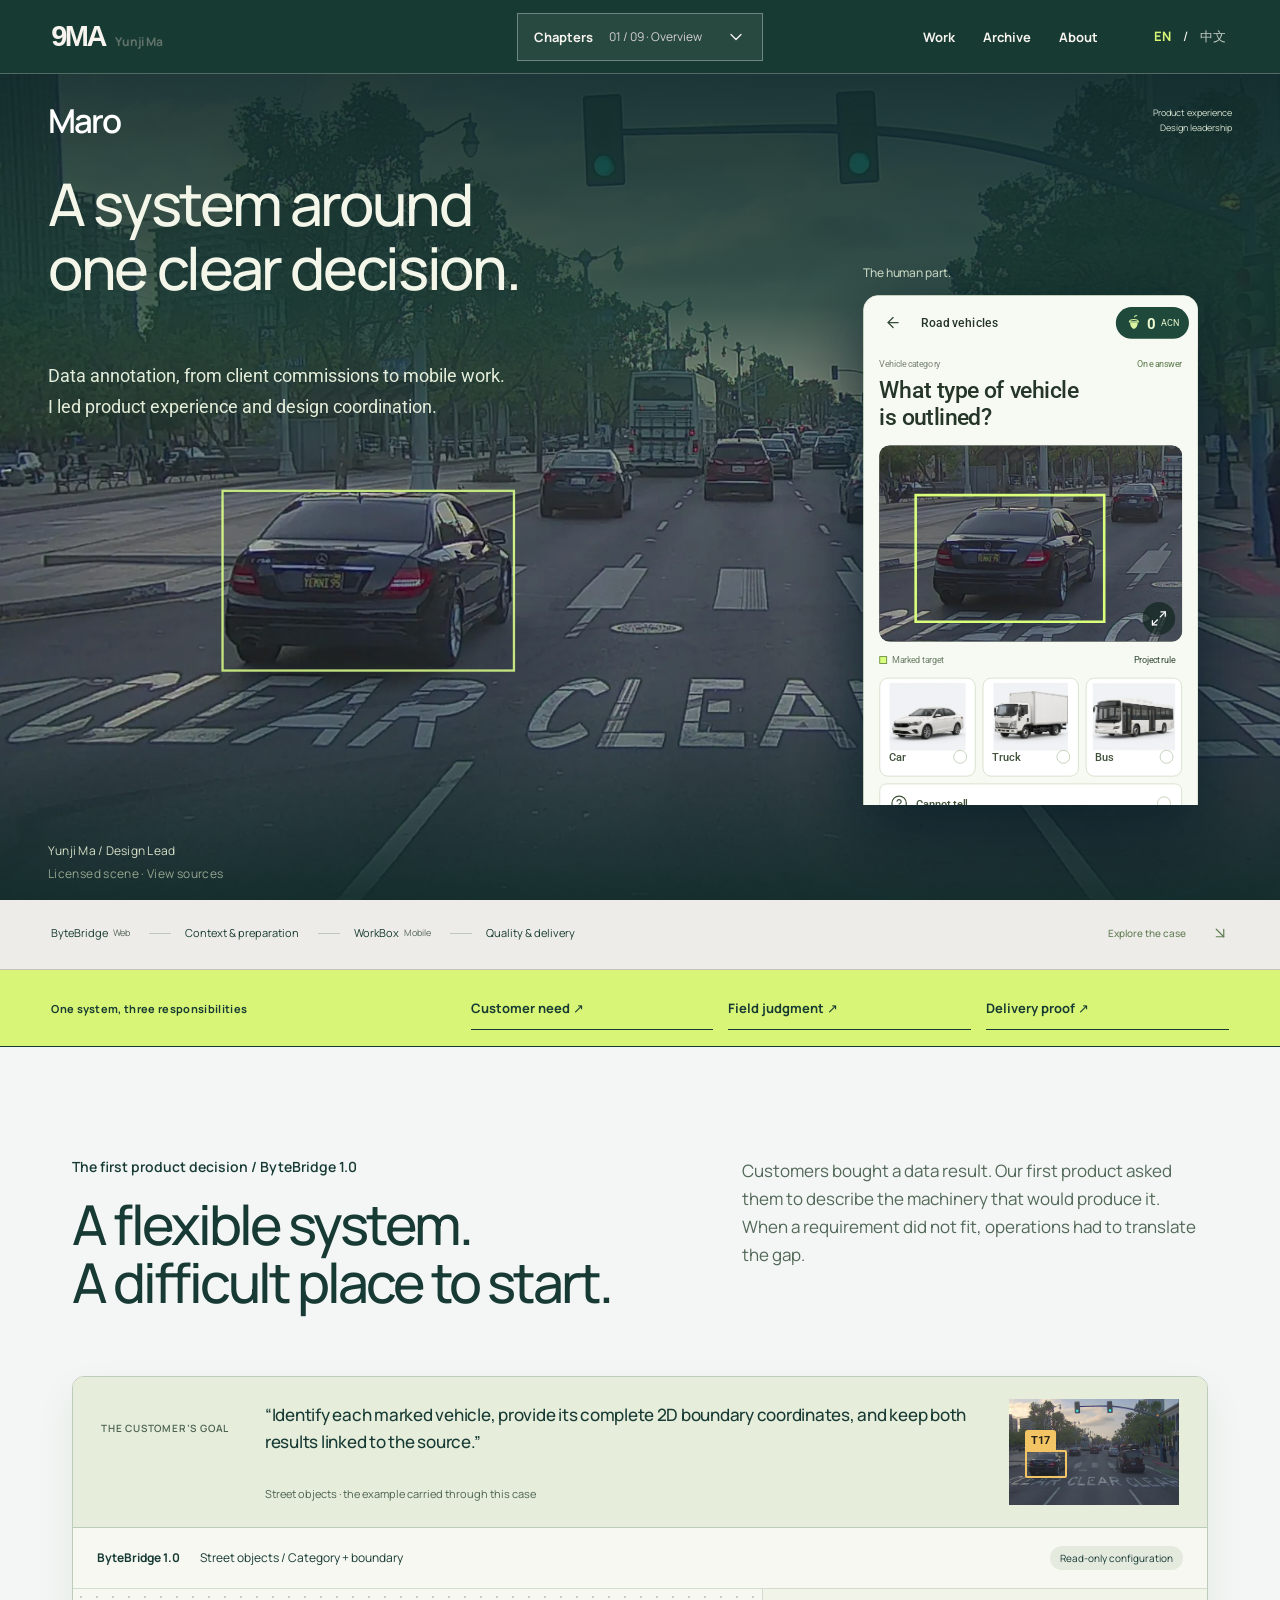
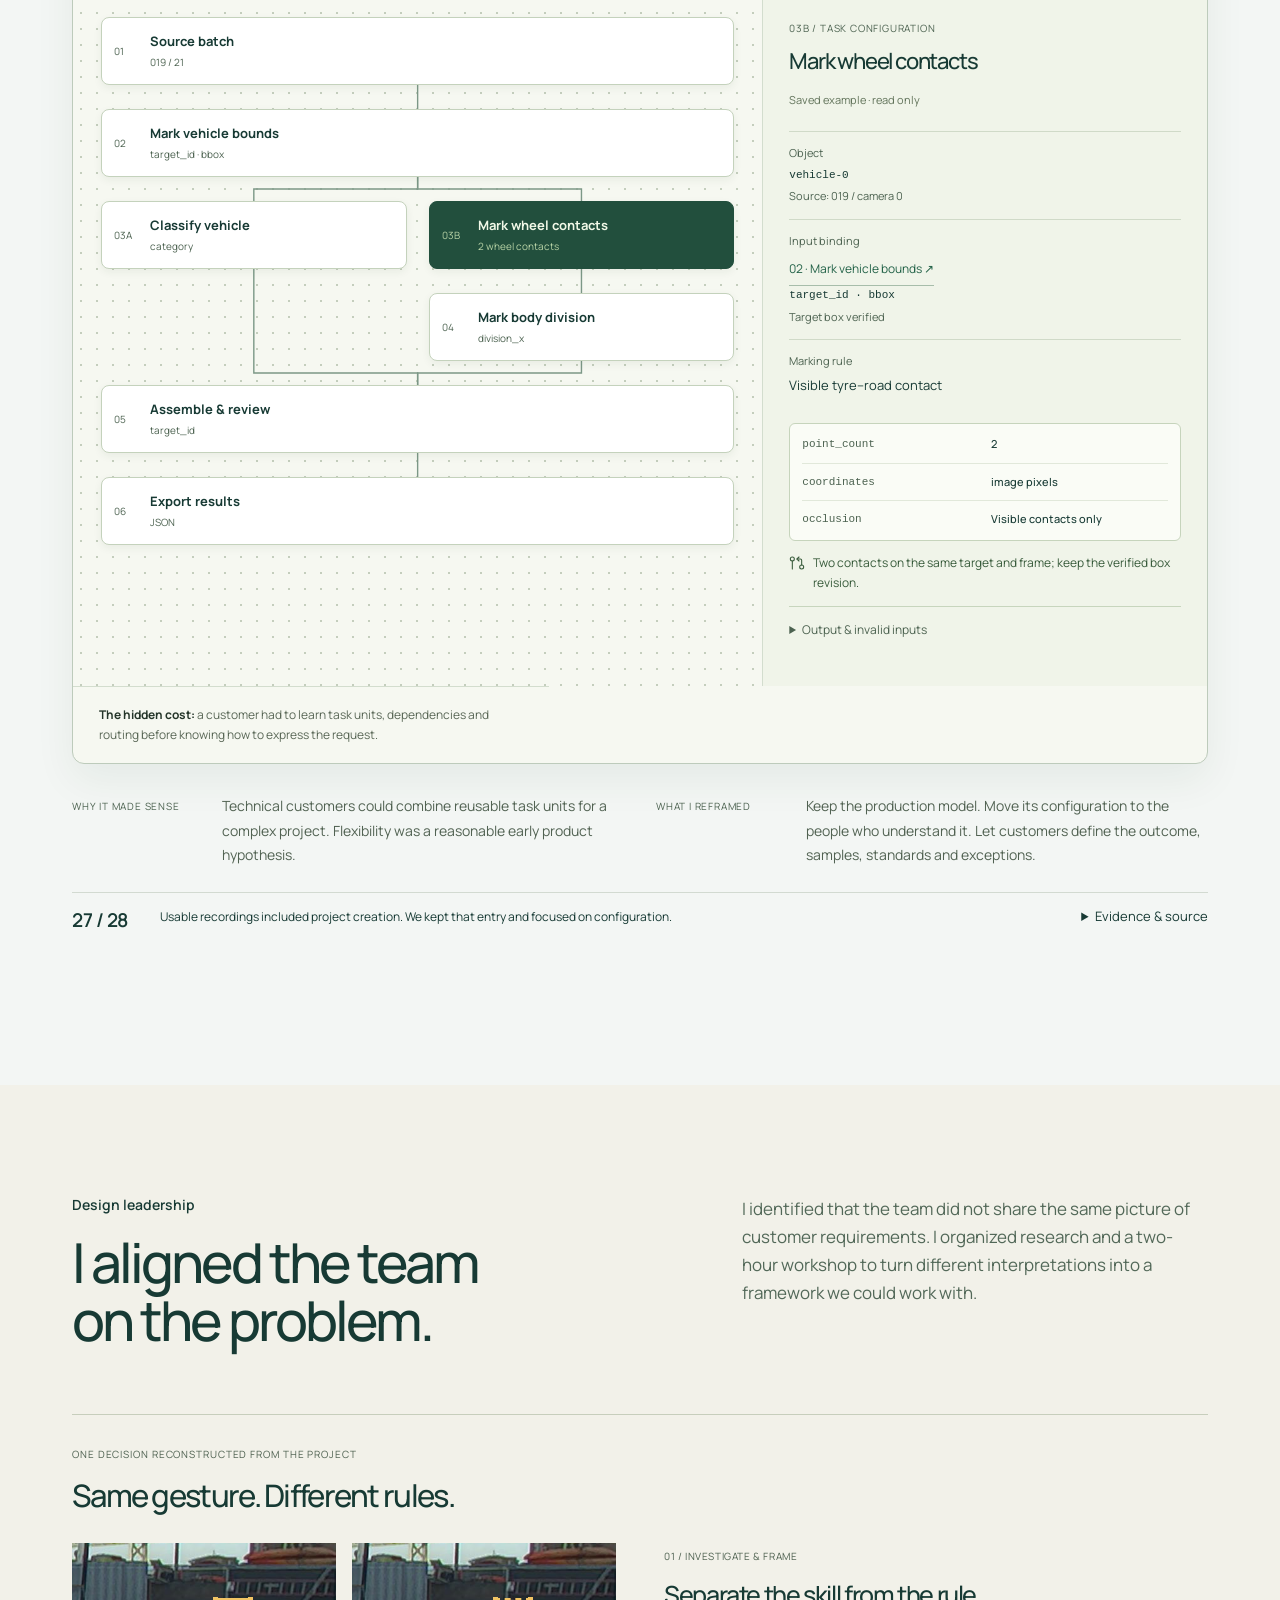
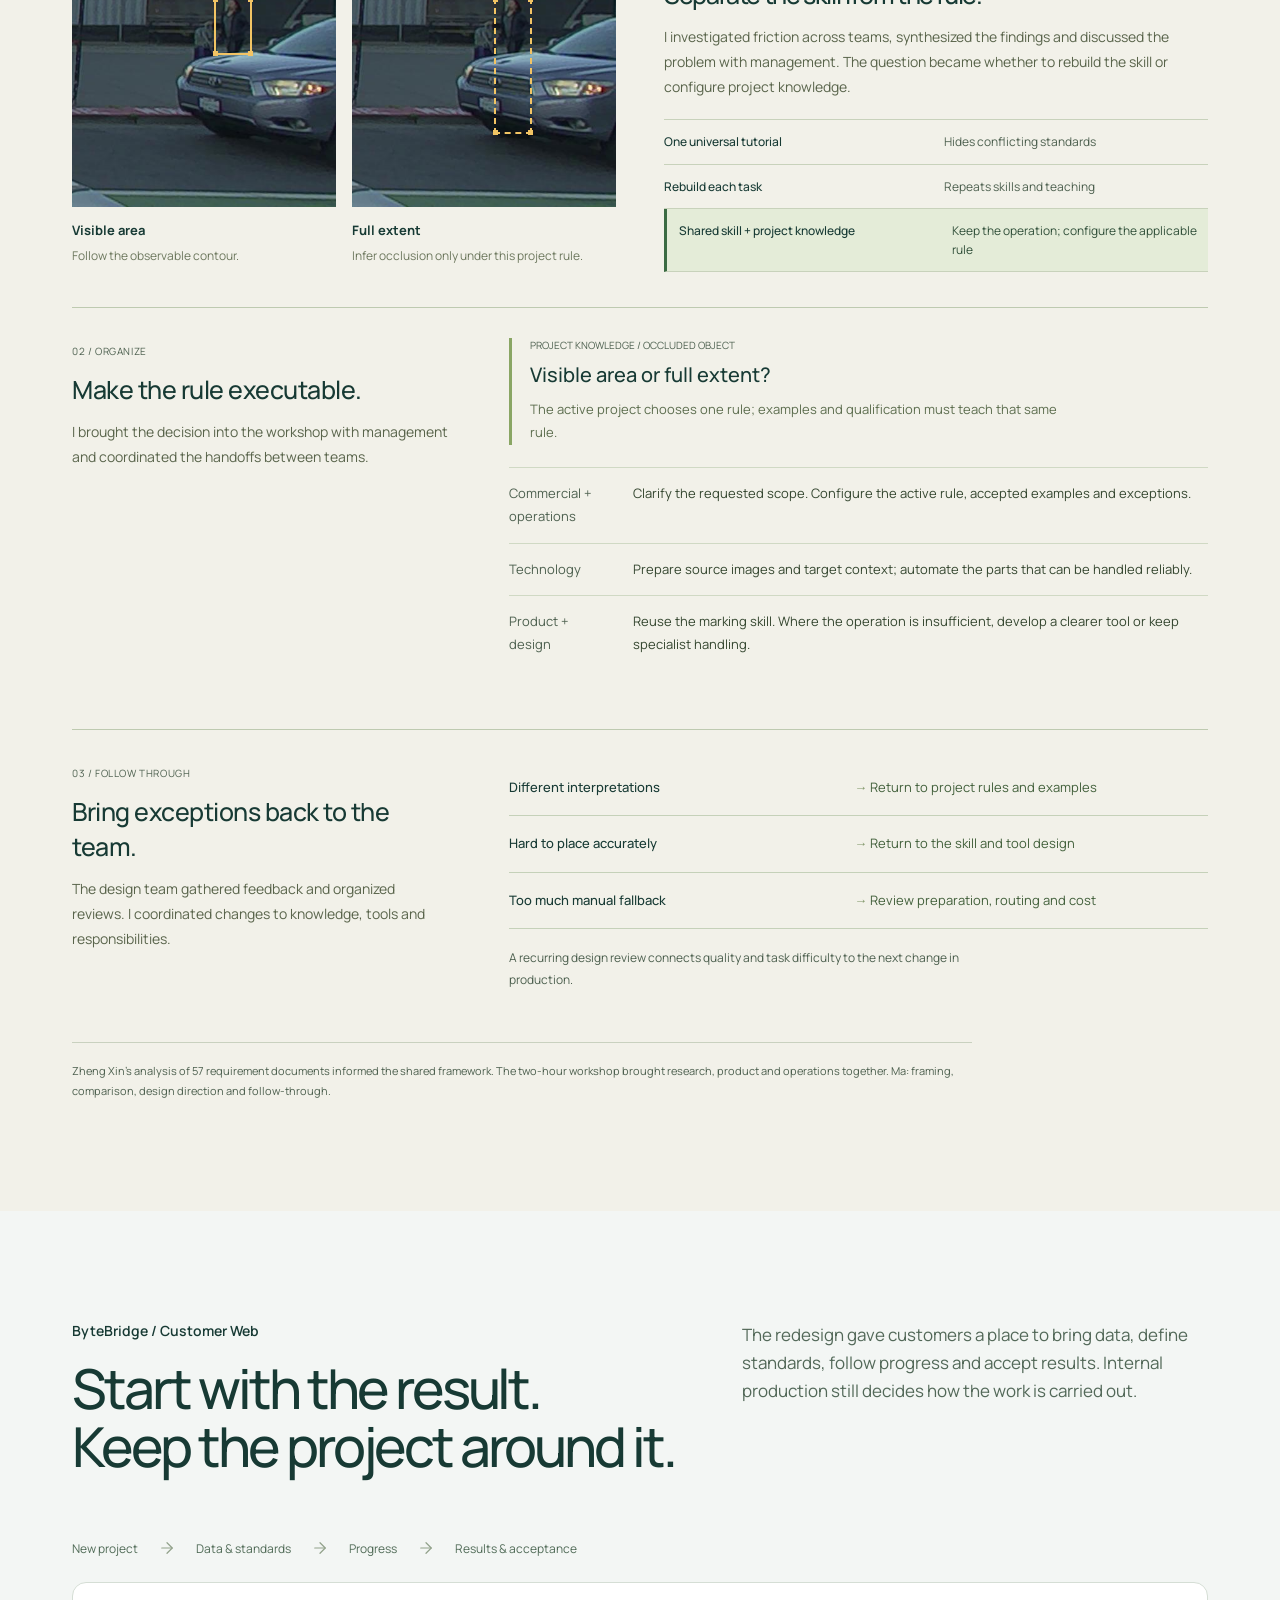
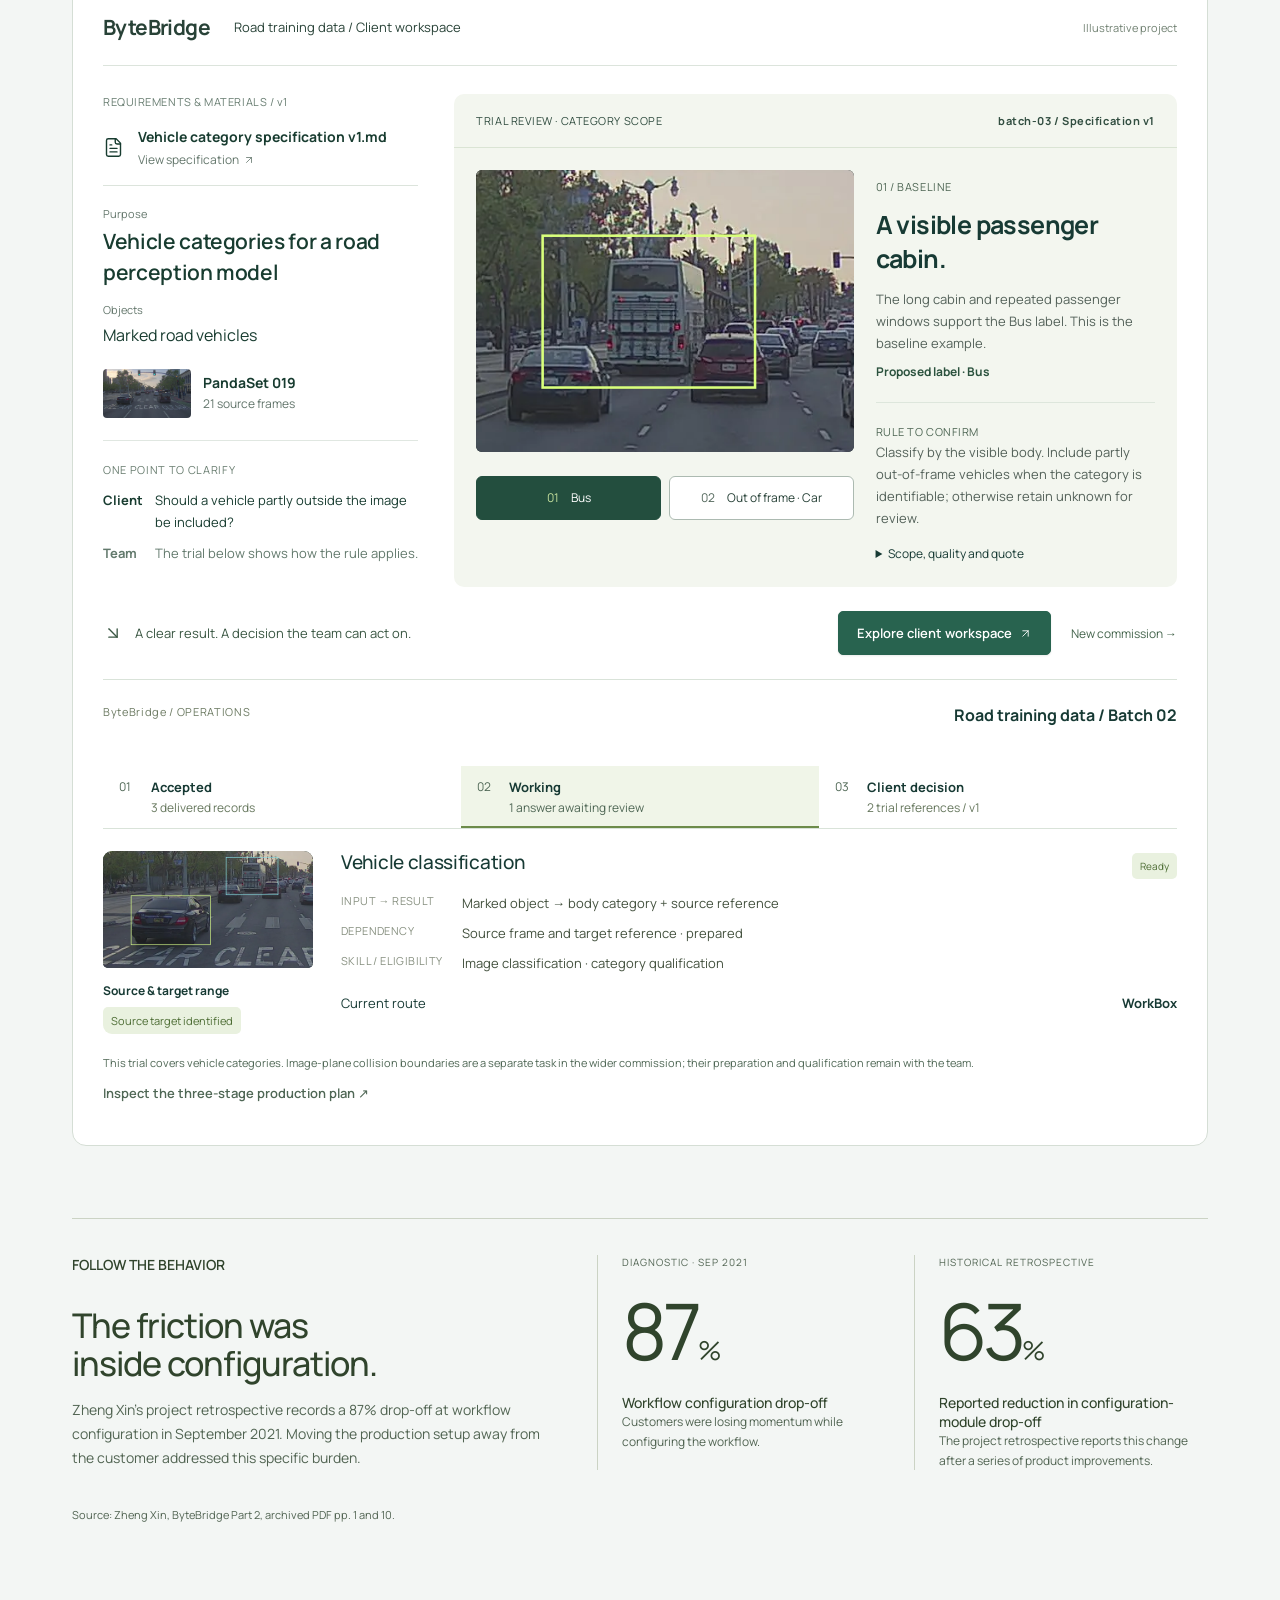
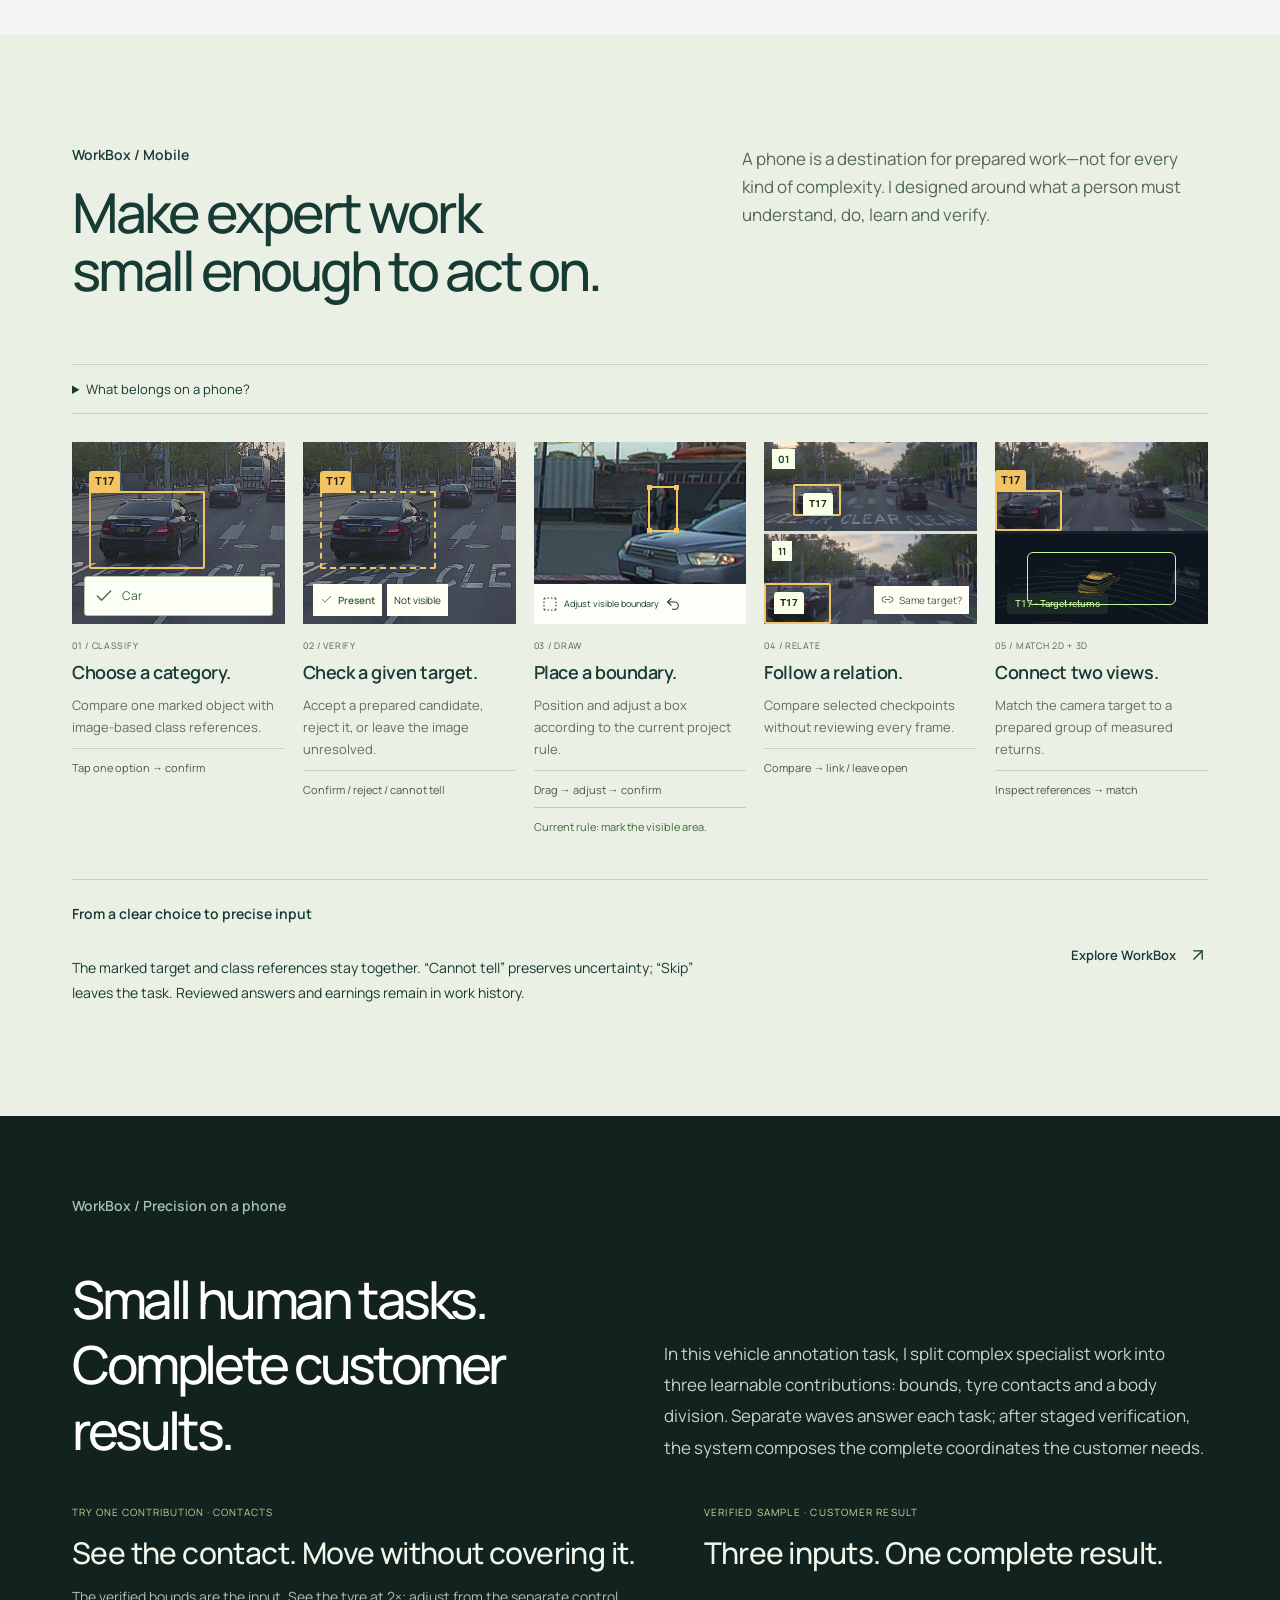
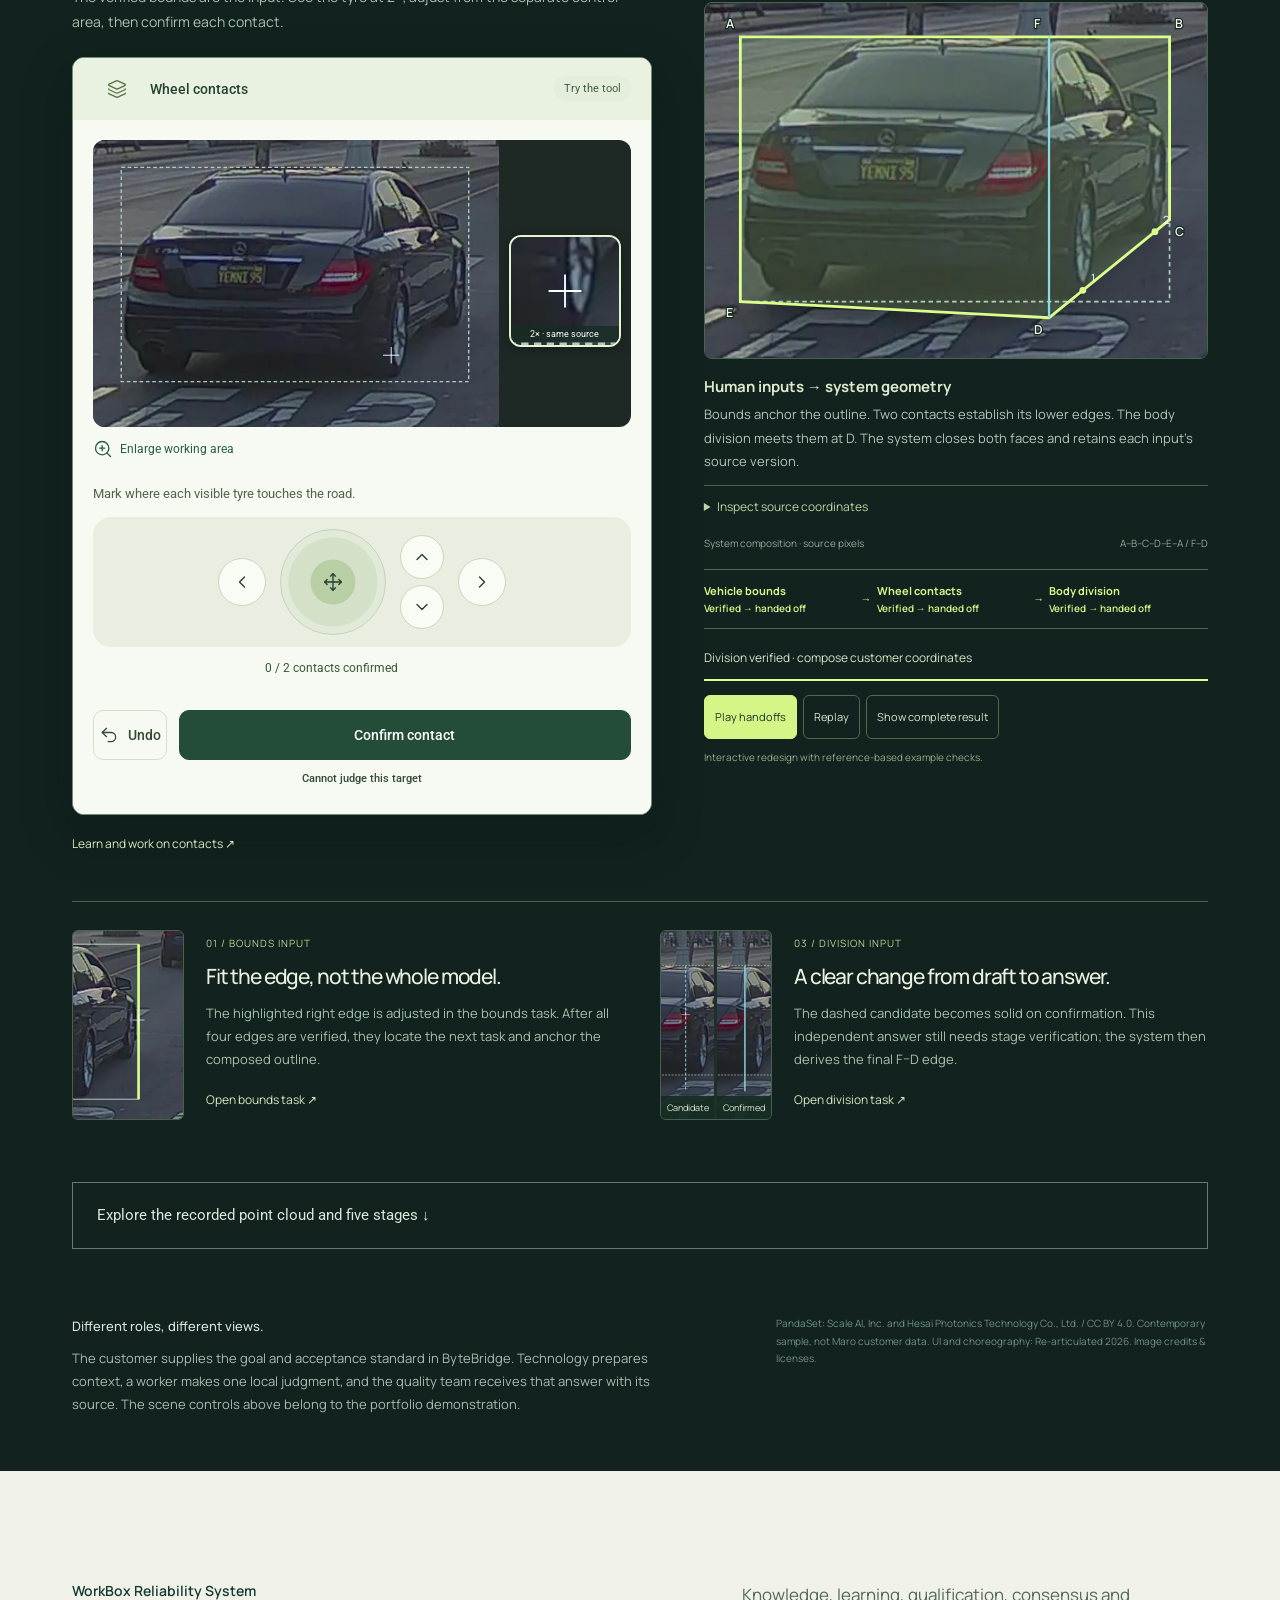
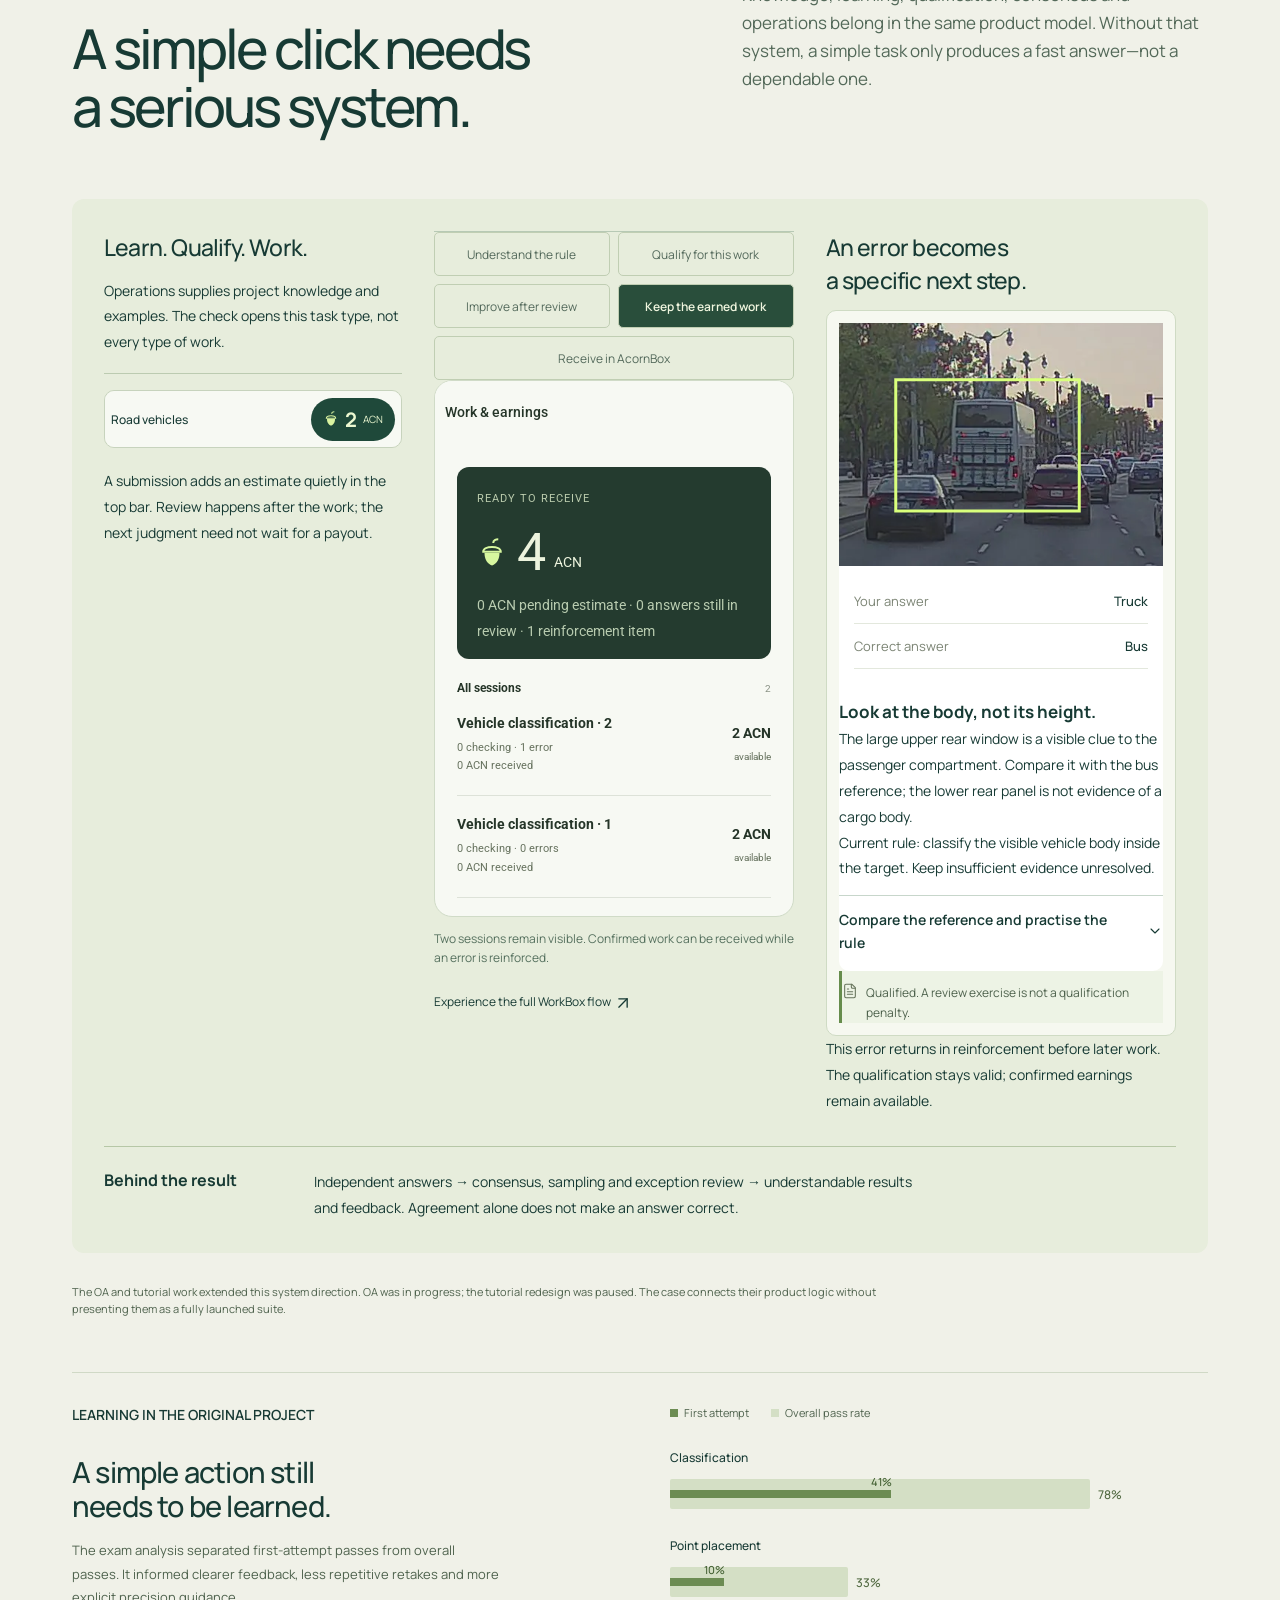
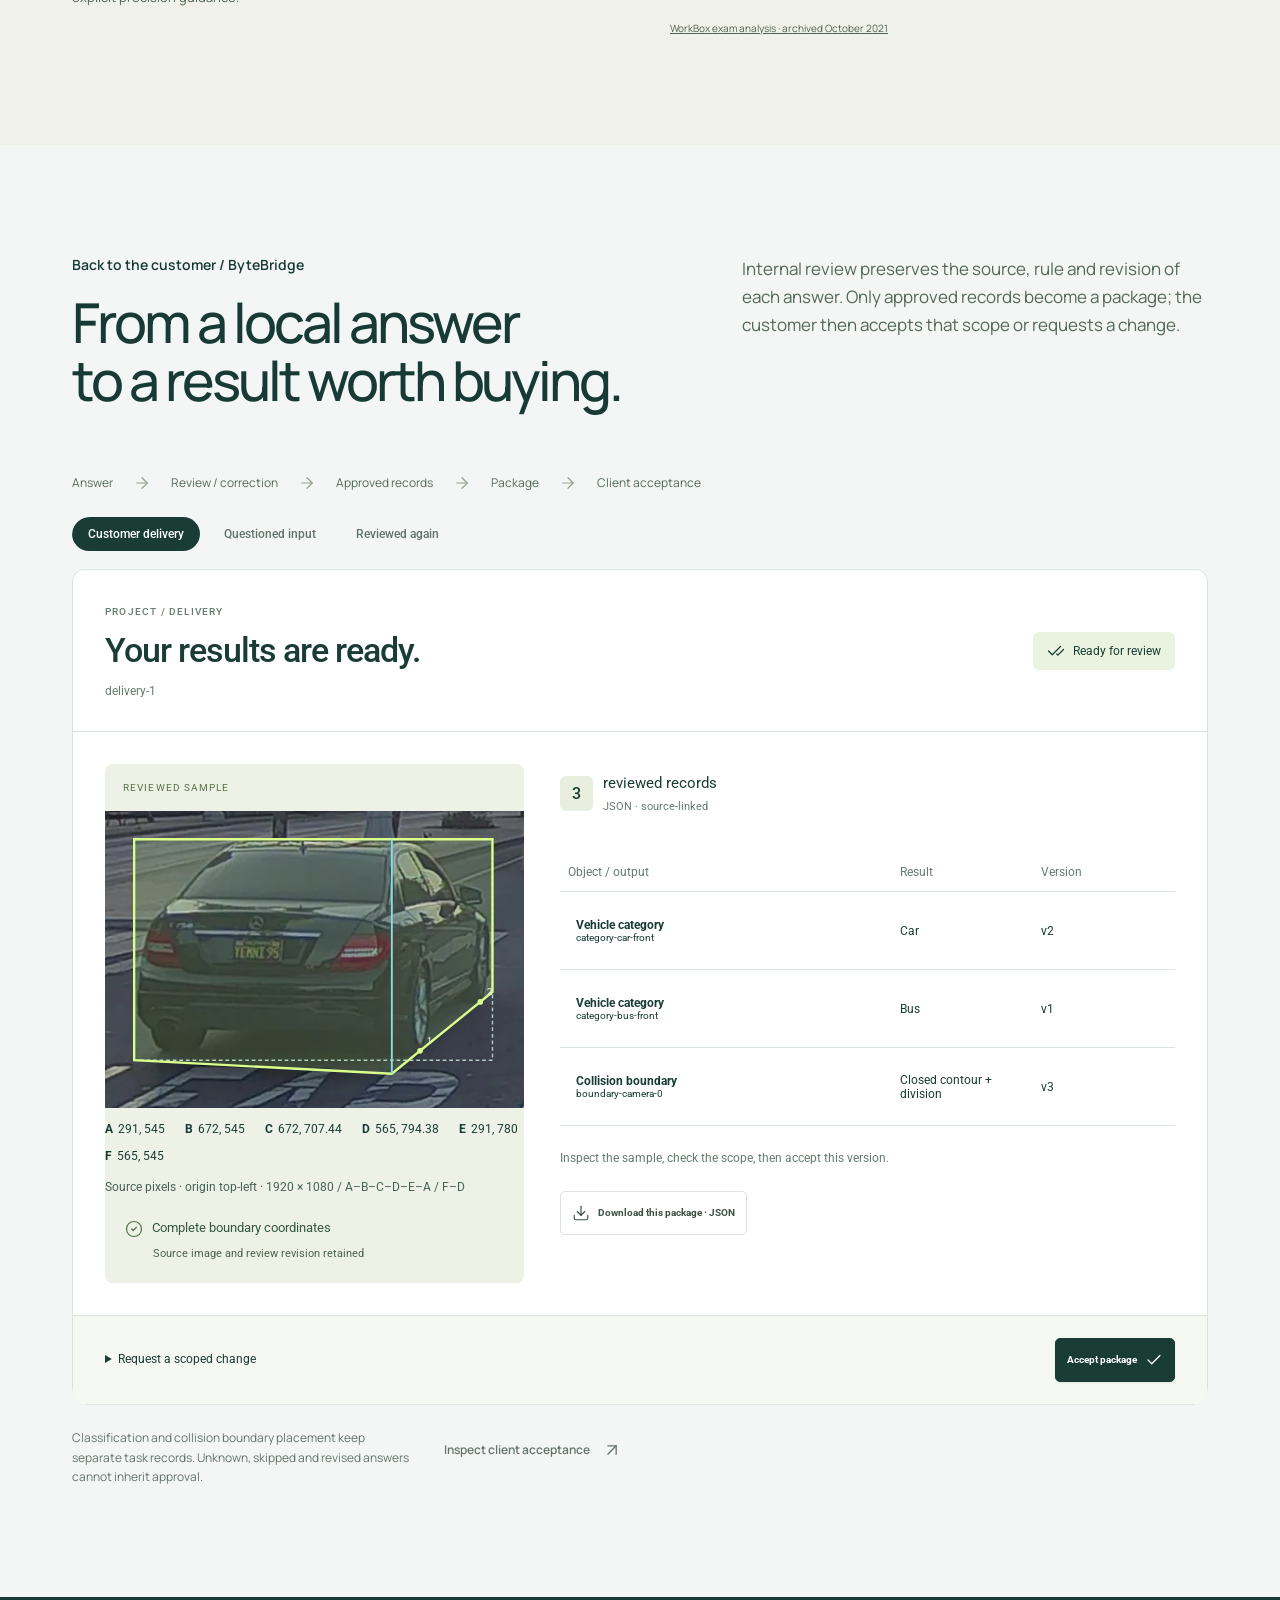
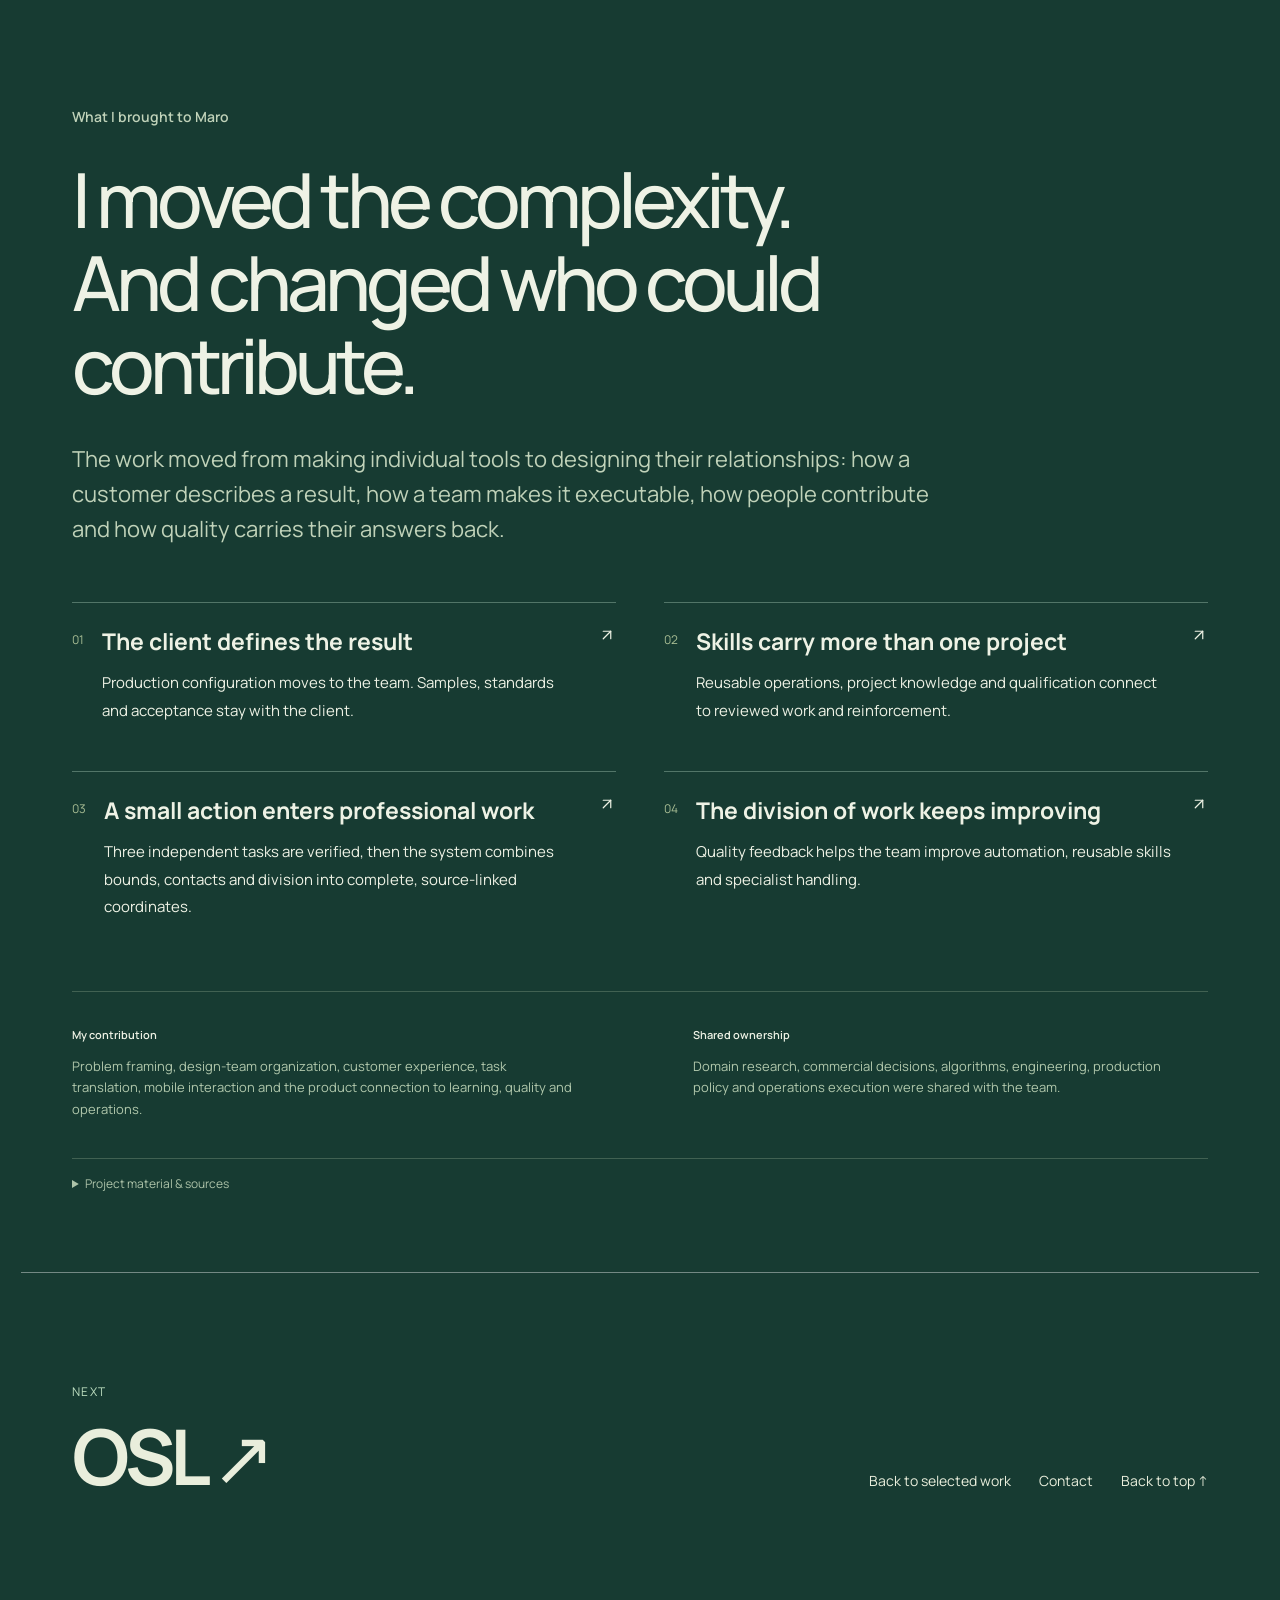
<file: next/work/maro/index.html>
<!DOCTYPE html><html lang="en" dir="ltr"> <head><meta charset="UTF-8"><meta name="viewport" content="width=device-width, initial-scale=1"><base href="/next/work/maro/"><title>Maro — Product Experience &amp; Design Leadership | Yunji Ma</title><meta name="description" content="From customer requirements to mobile judgment and reviewable data: Yunji Ma’s product experience and design leadership at Maro."><meta name="theme-color" content="#173b32"><link rel="icon" type="image/svg+xml" href="/next/favicon.svg"><link rel="preload" as="image" href="./real-scene/camera-0.webp" fetchpriority="high"><link rel="stylesheet" href="/next/_astro/maro.B_zqp4Fu.css"><link rel="stylesheet" href="/next/_astro/main.Cc7Ishig.css"></head> <body data-maro-site data-contact="myjwd2006@gmail.com"> <div id="app"><div class="maro-first-paint" aria-label="Maro case is loading"> <img src="./real-scene/camera-0.webp" width="1920" height="1080" alt="" fetchpriority="high"> <div class="maro-first-paint__veil"></div> <div class="maro-first-paint__top"><span>9MA / MARO</span><span>CASE 01</span></div> <div class="maro-first-paint__title"><h1>Maro</h1><span>PRODUCT EXPERIENCE / DESIGN LEADERSHIP</span></div> </div></div> <script type="module" src="/next/_astro/maro.astro_astro_type_script_index_0_lang.CEAGlUiG.preview-301065df.js"></script></body> </html>
</file>
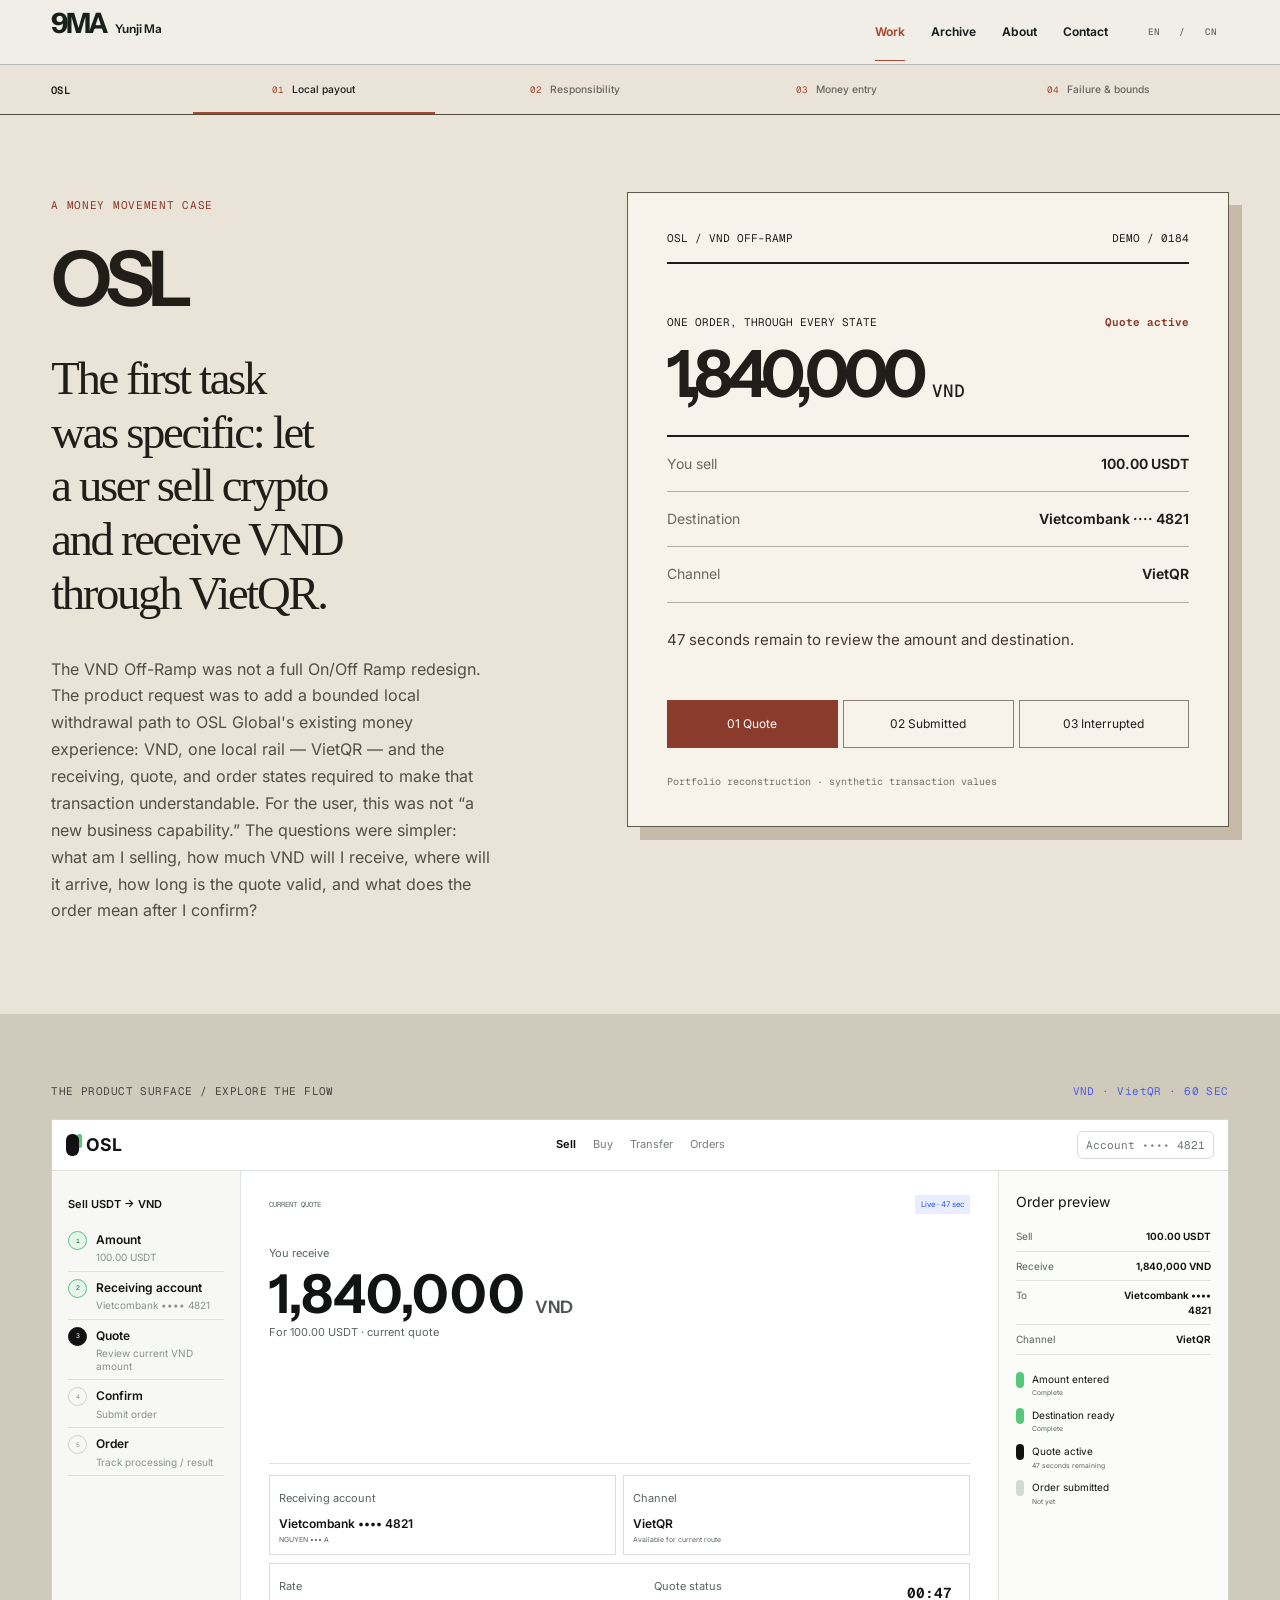
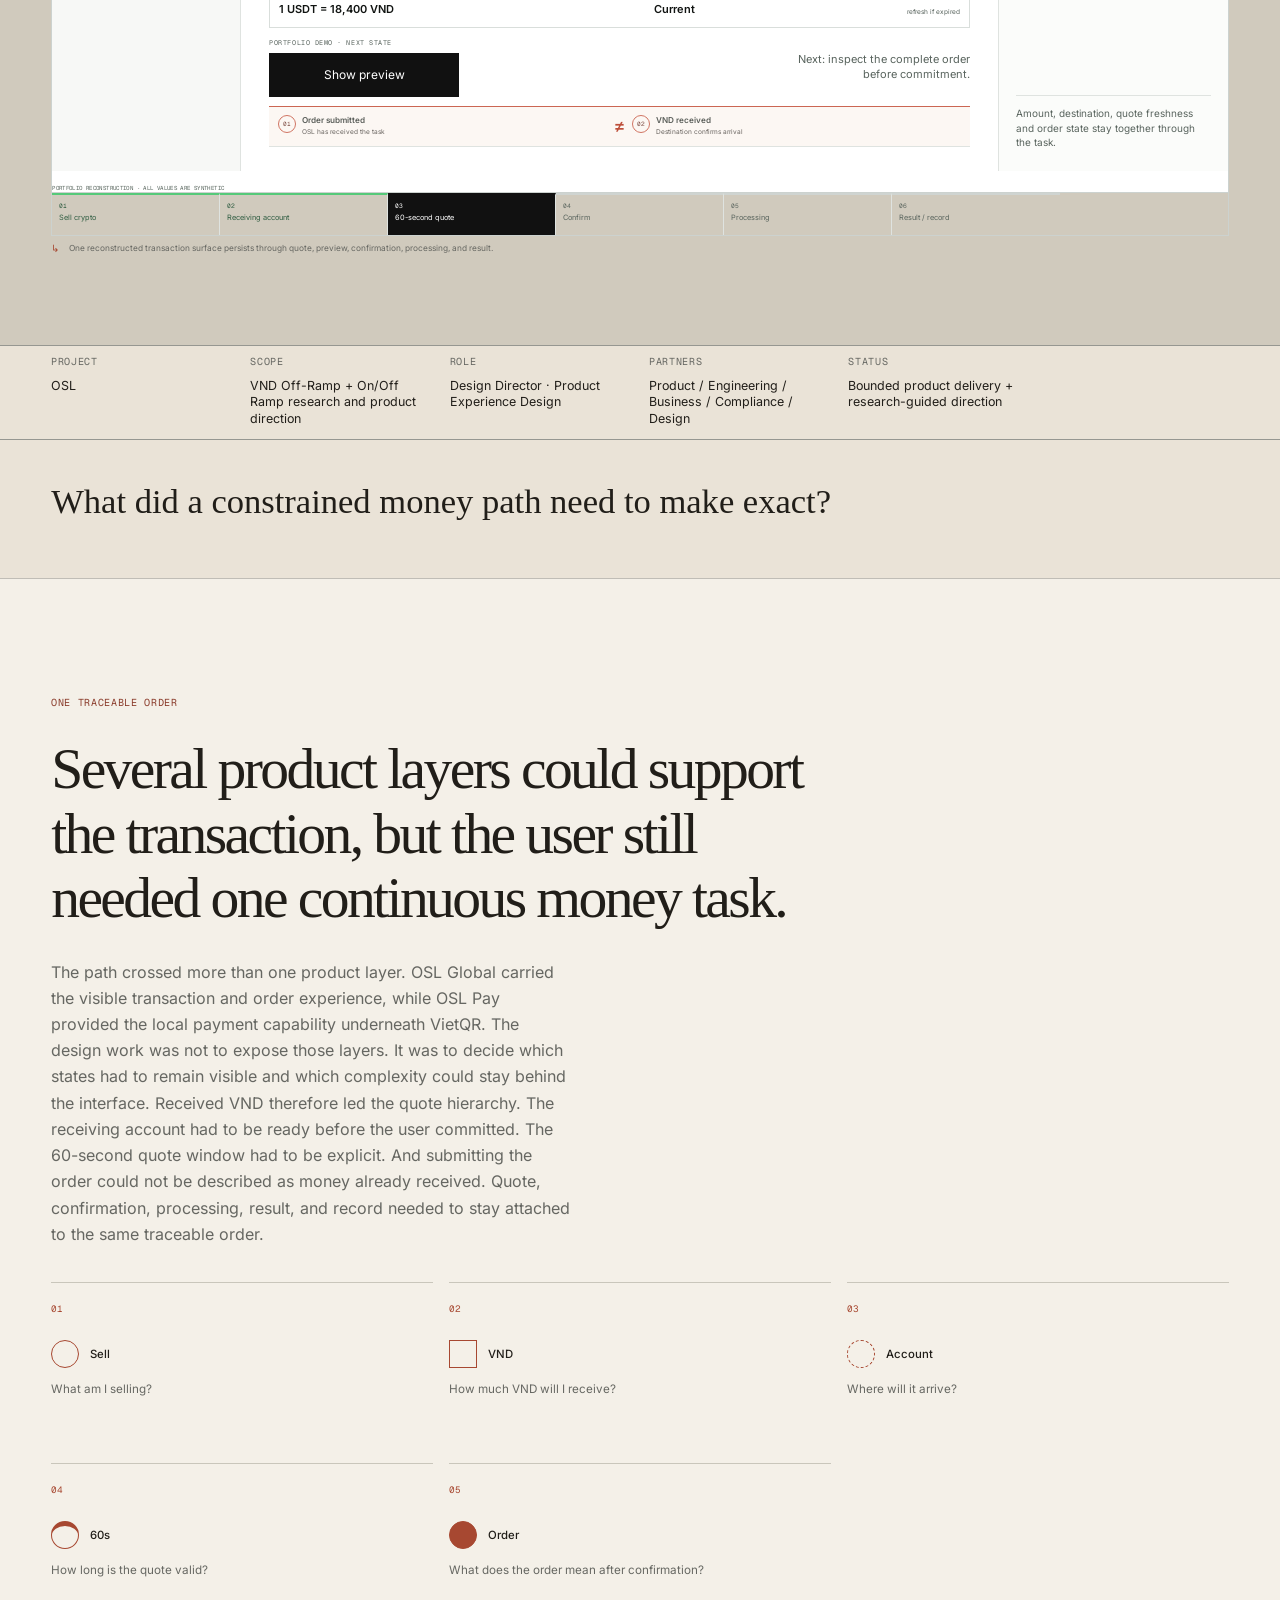
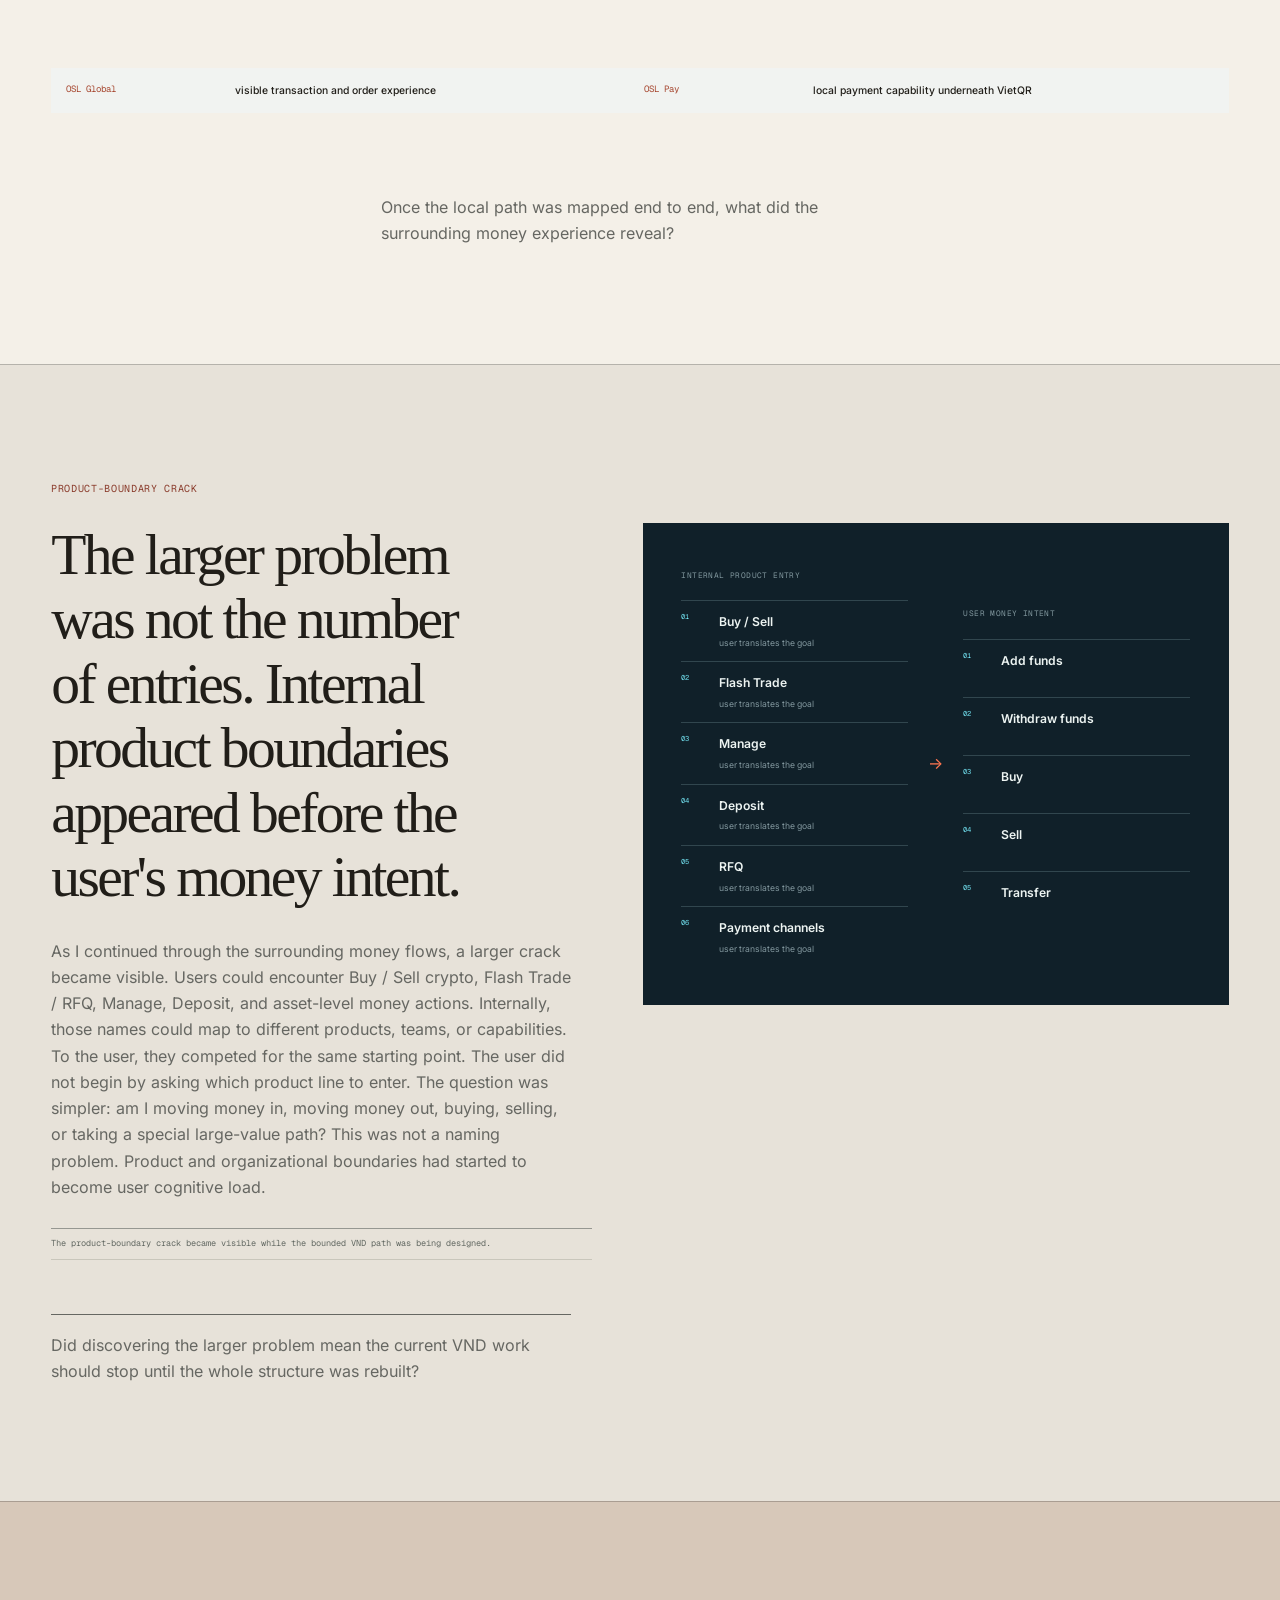
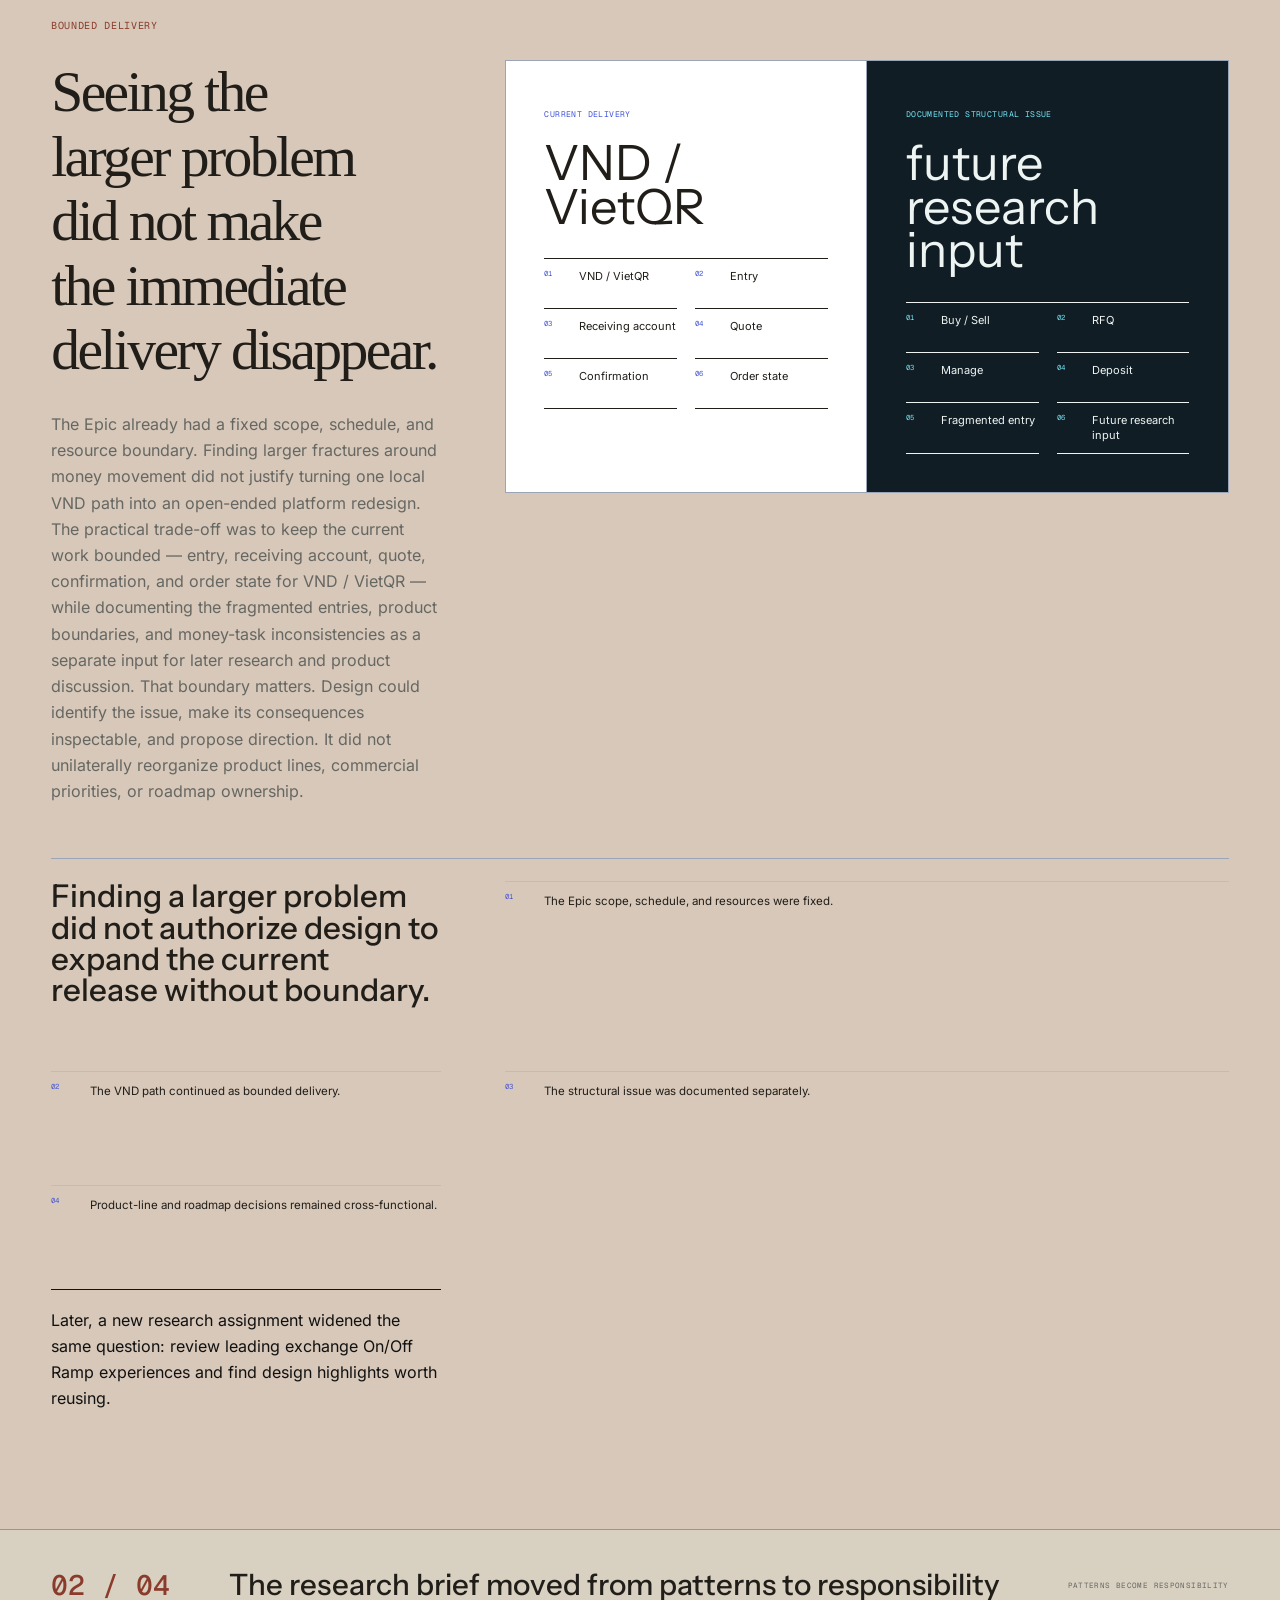
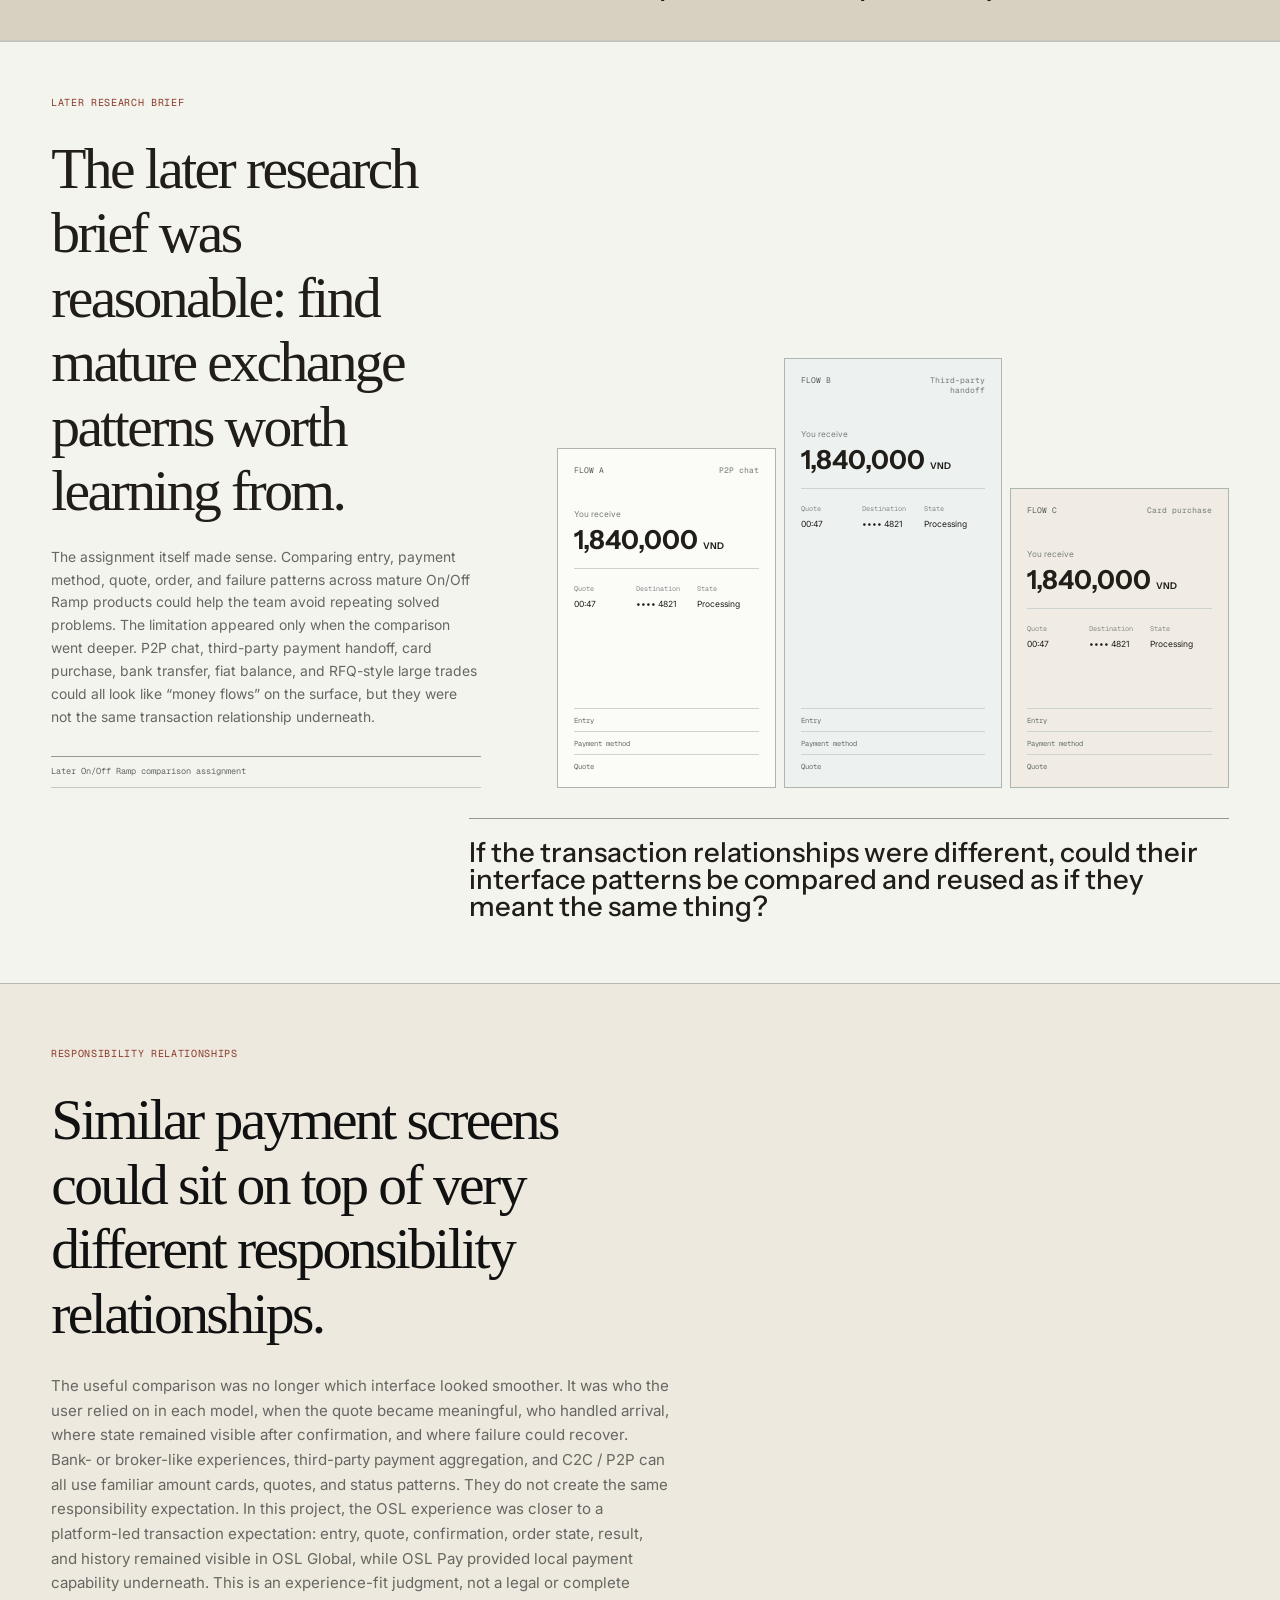
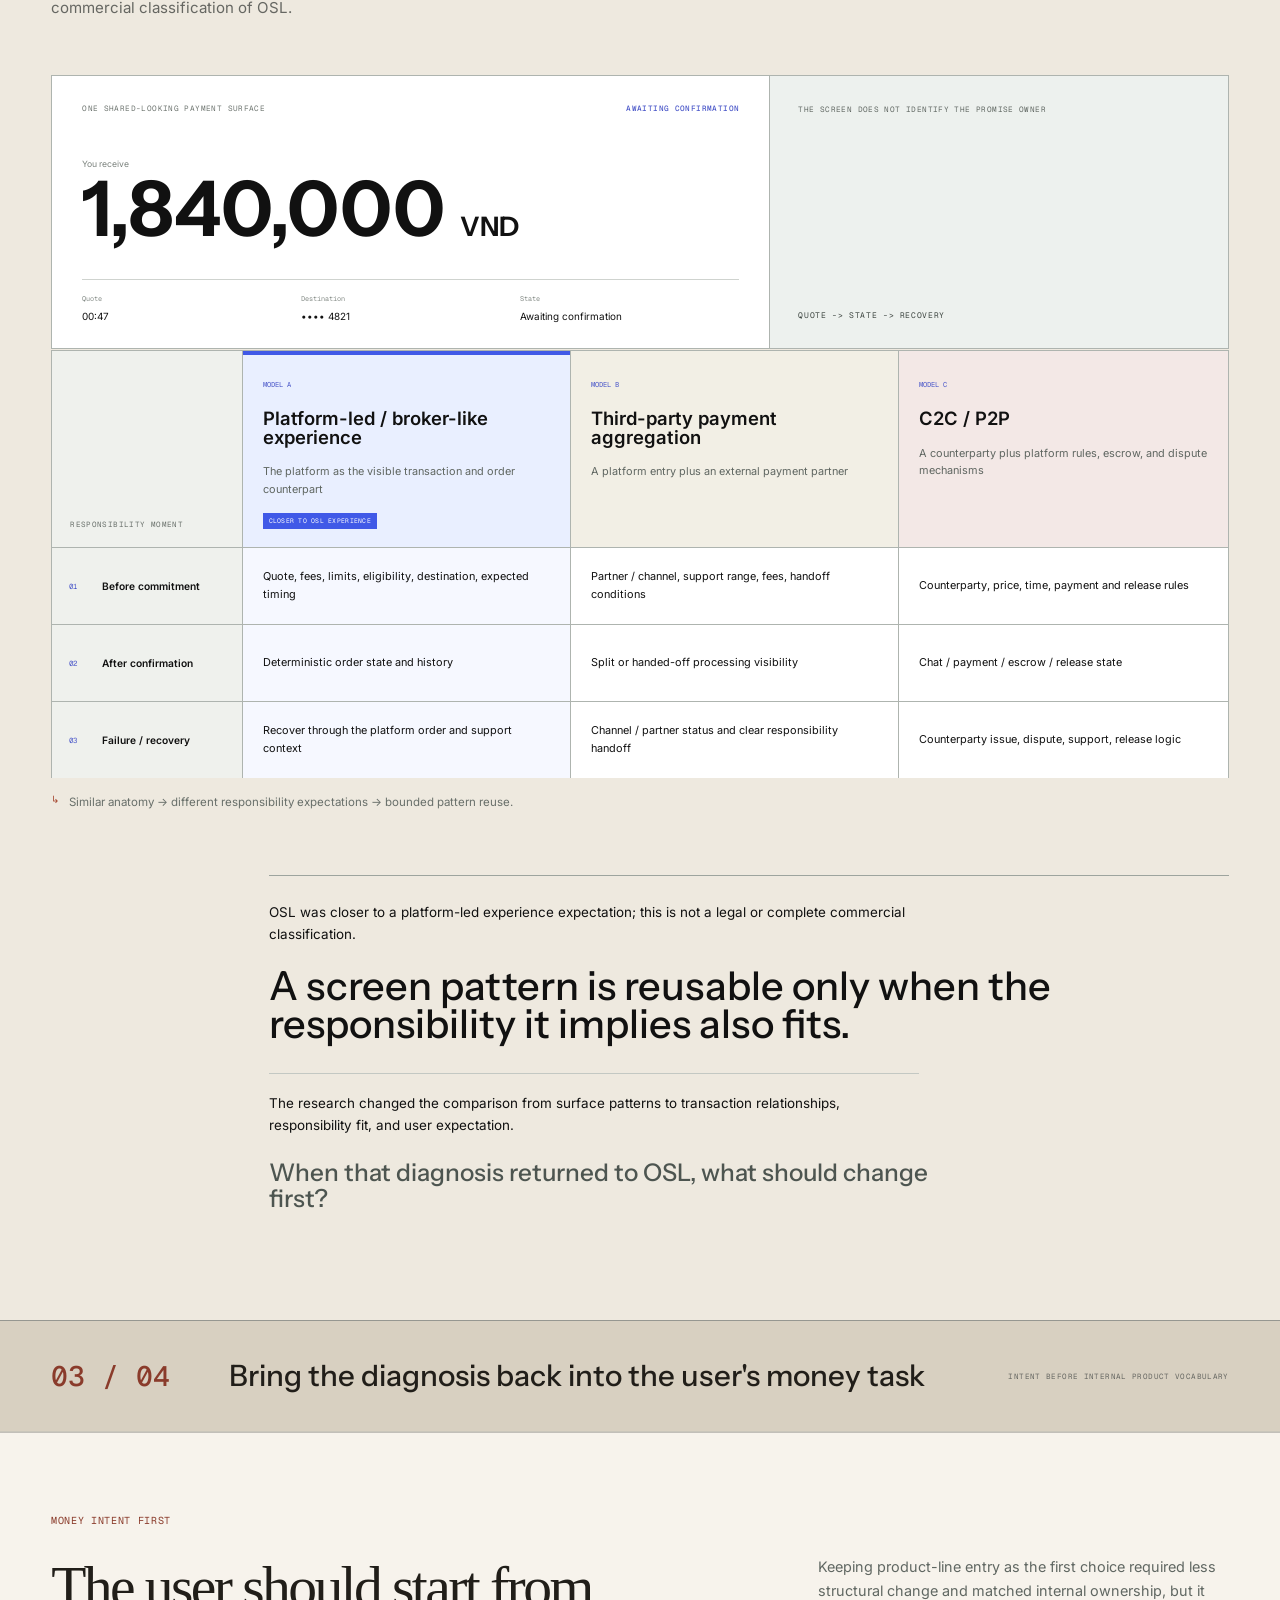
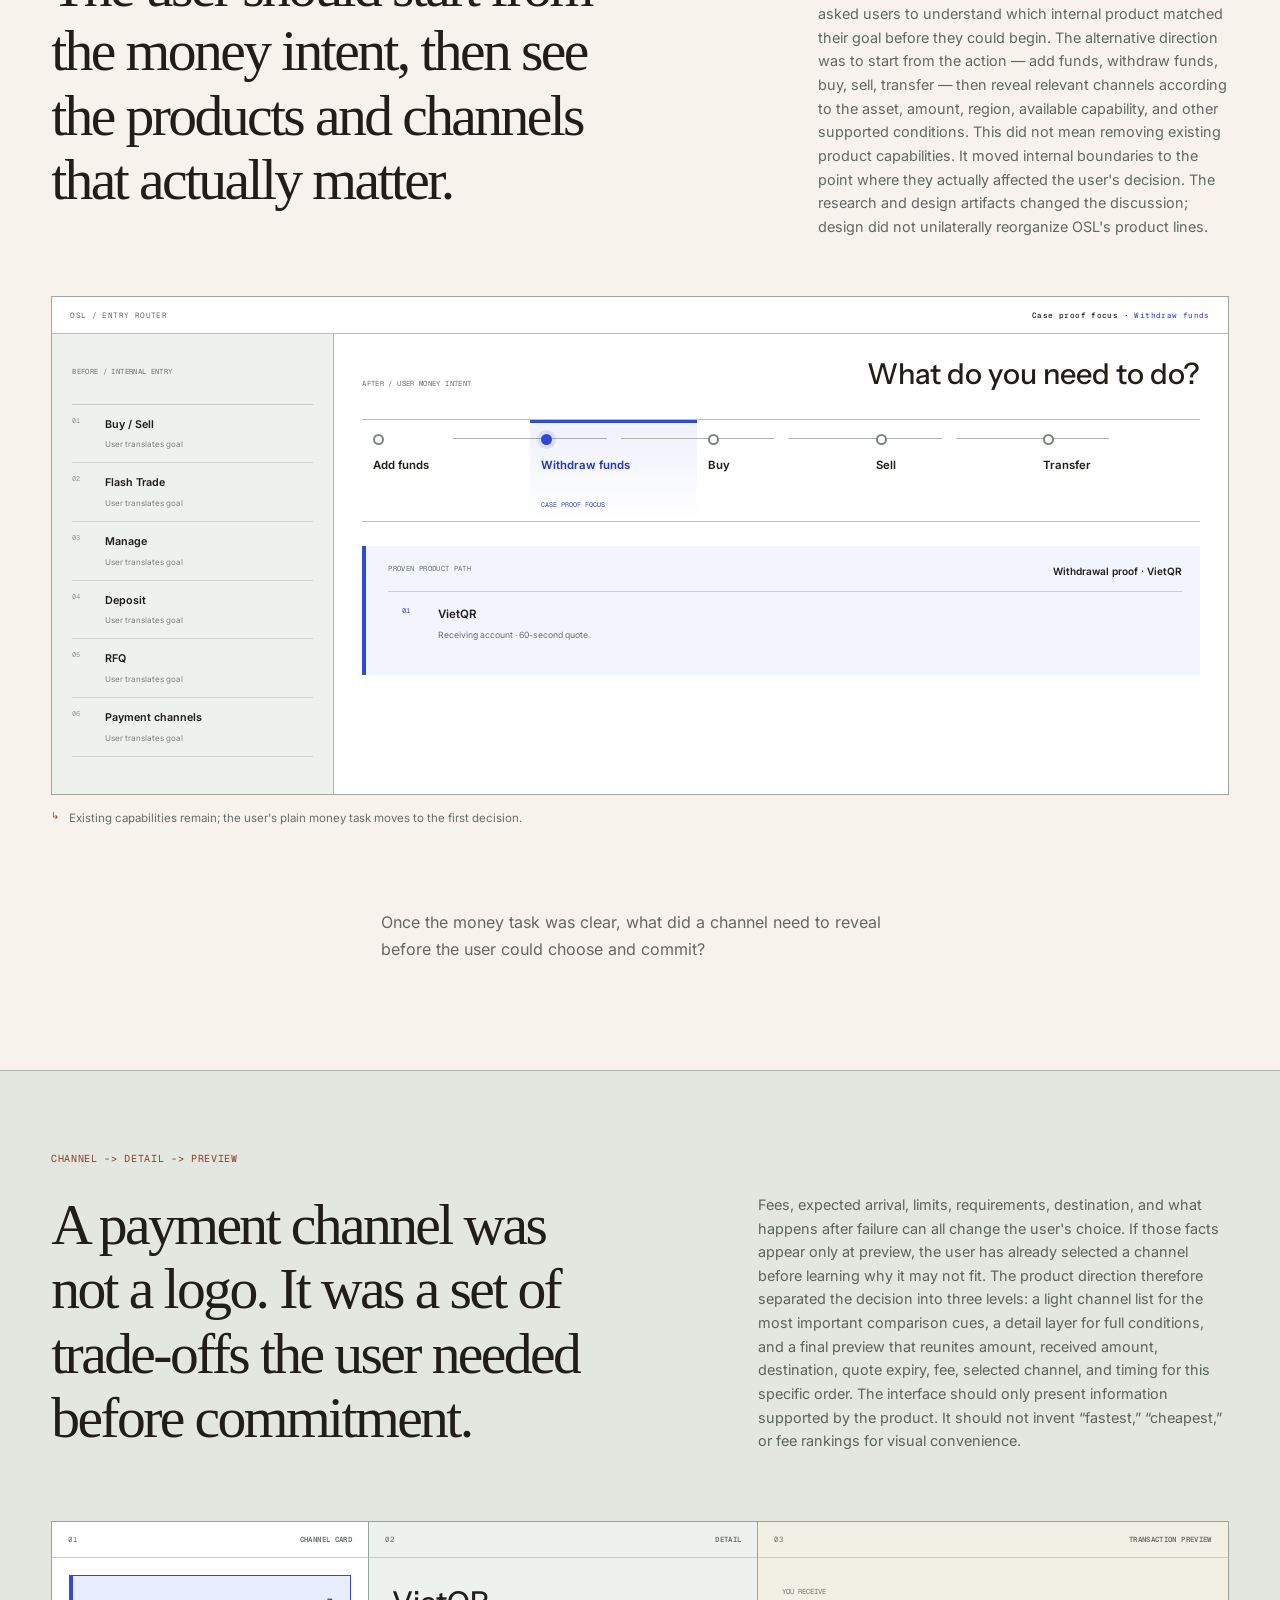
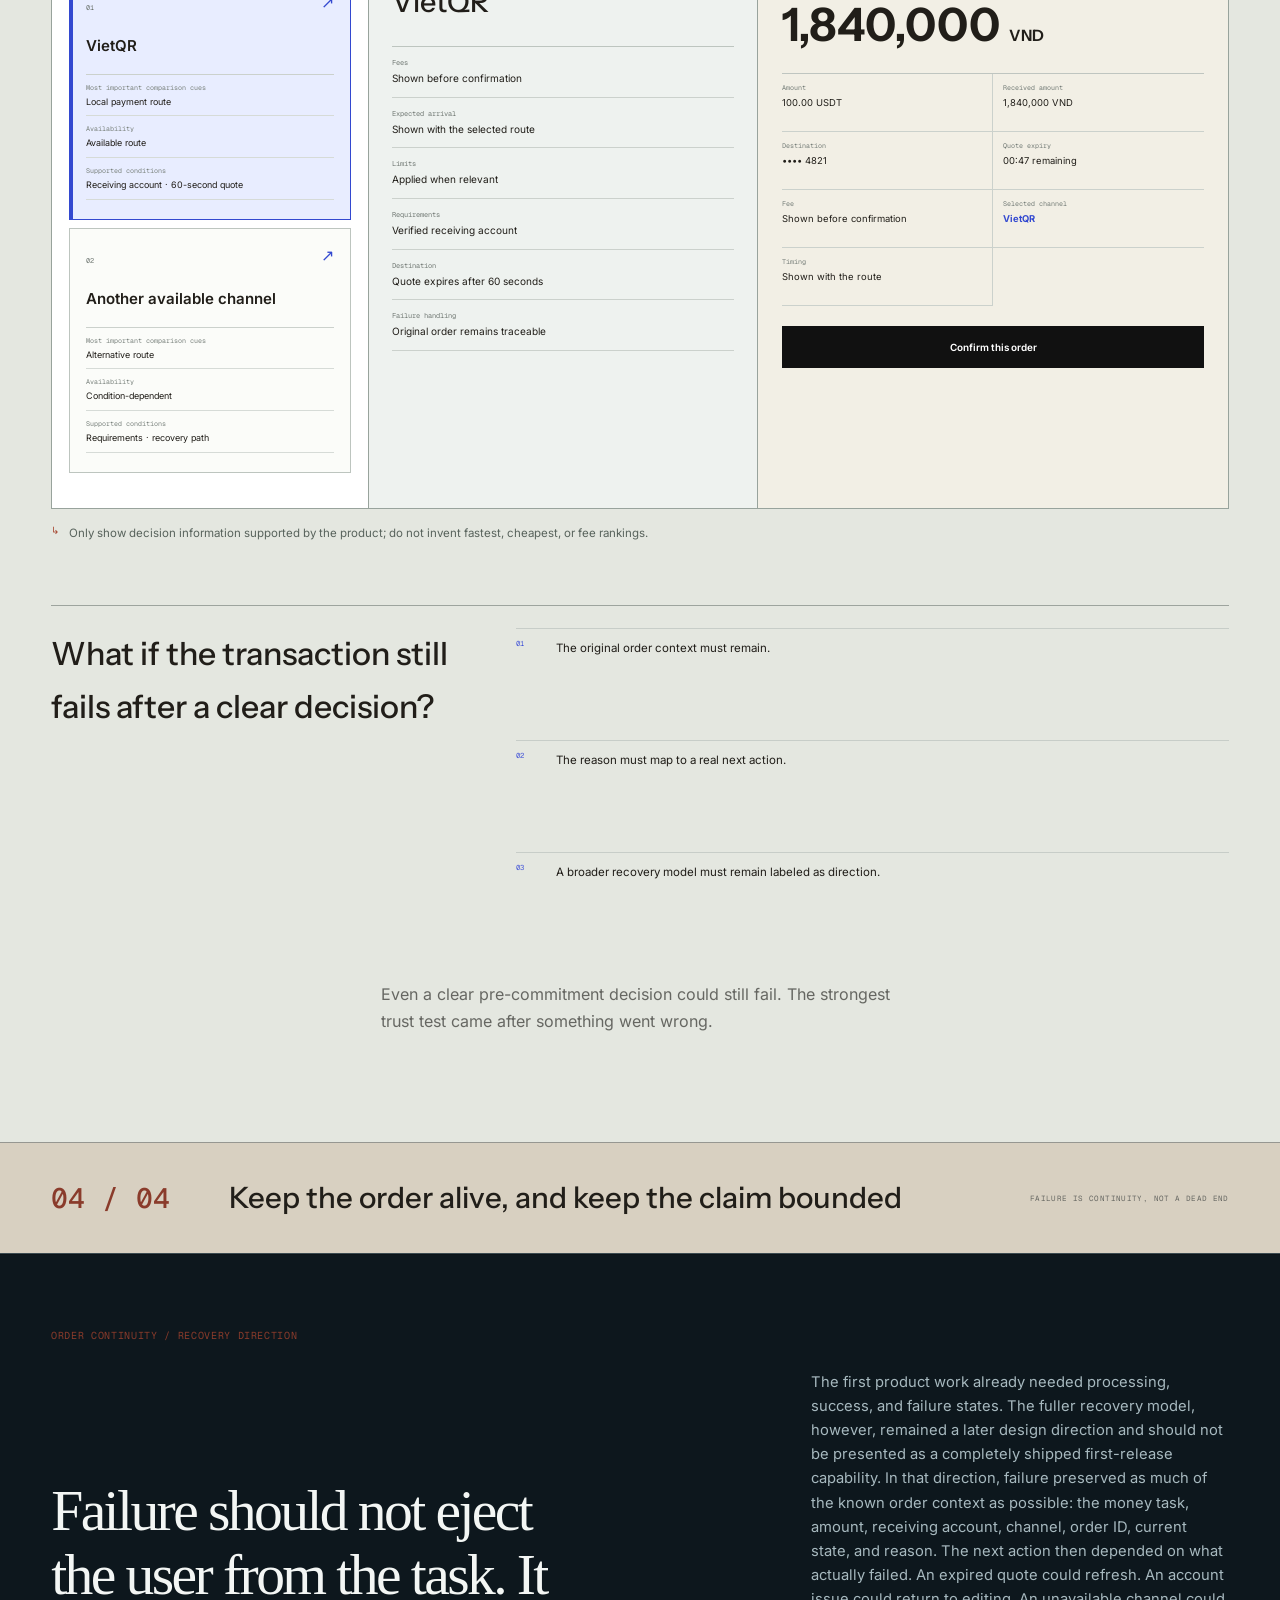
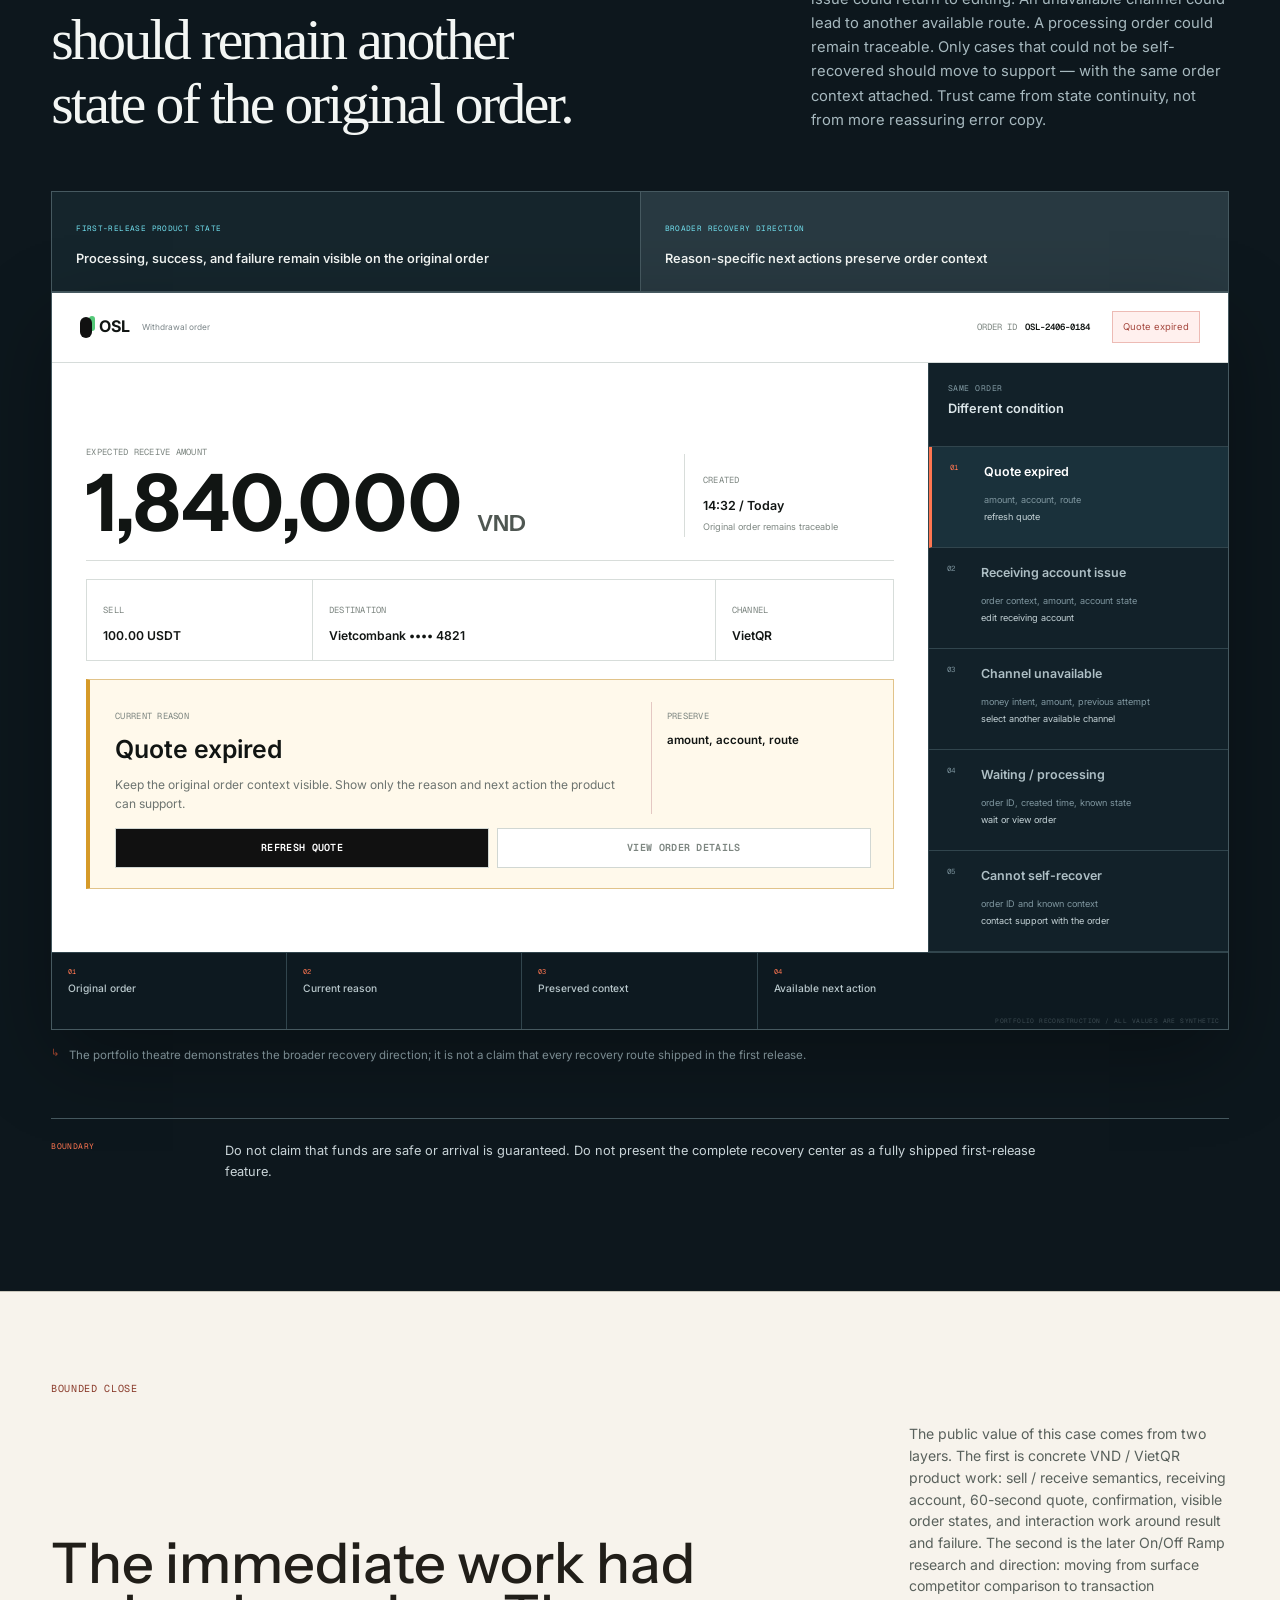
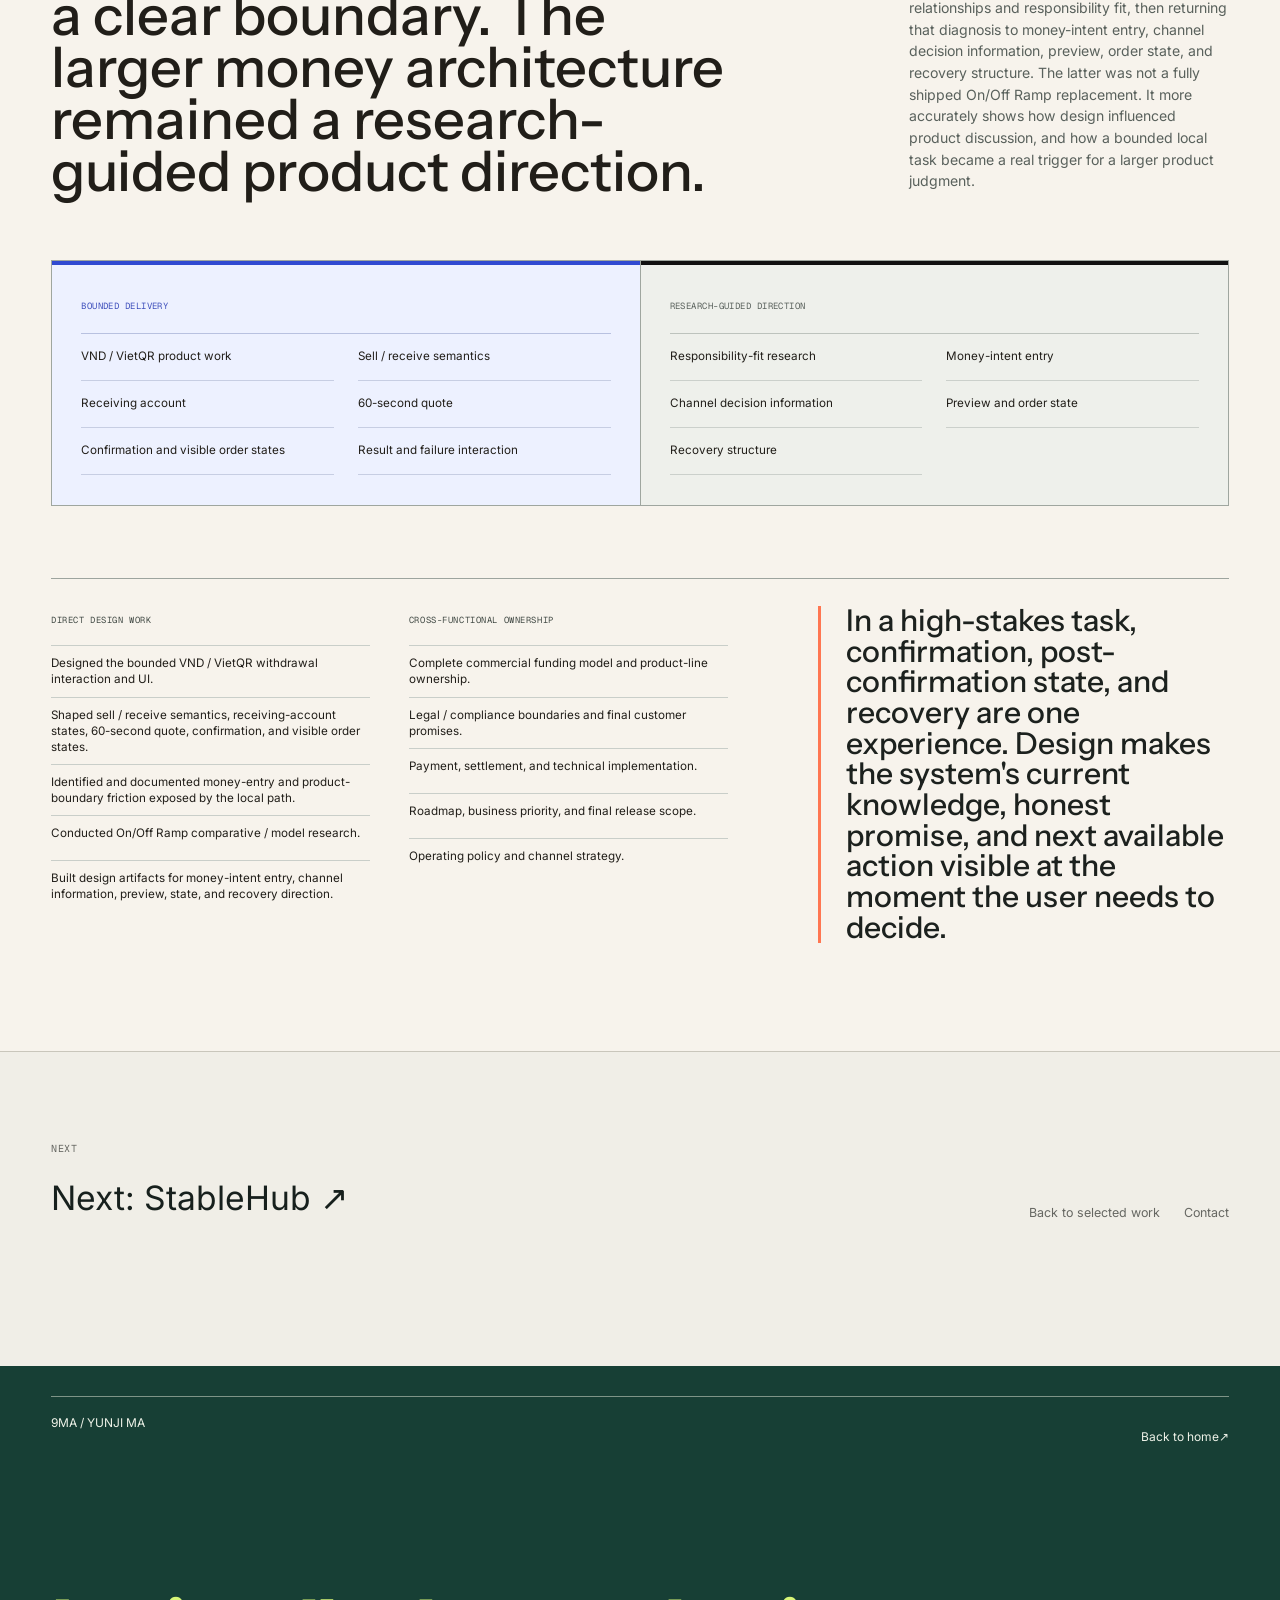
<file: next/work/osl/index.html>
<!DOCTYPE html><html lang="en" dir="ltr" data-site-locale="en"> <head><meta charset="UTF-8"><meta name="viewport" content="width=device-width, initial-scale=1"><meta name="theme-color" content="#eae3d7"><link rel="icon" type="image/svg+xml" href="/next/favicon.svg"><meta name="description" content="A bounded VietQR VND withdrawal path exposed a larger product-line crack, then informed research into transaction responsibility, channel choice, order state, and recovery."><meta property="og:title" content="OSL — Yunji Ma"><meta property="og:description" content="A bounded VietQR VND withdrawal path exposed a larger product-line crack, then informed research into transaction responsibility, channel choice, order state, and recovery."><meta property="og:type" content="website"><title>OSL — Yunji Ma</title><link rel="stylesheet" href="/next/_astro/SiteLayout.DhiUKuHK.css"></head> <body class="page page--osl theme--osl" data-route="osl"> <a class="skip-link" href="#main-content">Skip to content</a> <header class="site-nav" data-nav> <div class="nav-inner"> <a class="nav-brand" href="/next/" aria-label="9MA · Yunji Ma"><strong>9MA</strong><span data-recon-label data-recon-en="Yunji Ma" data-recon-cn="马云骥">Yunji Ma</span></a> <nav class="nav-links" aria-label="Primary navigation"> <a href="/next/" class="is-active" aria-current="page" data-i18n="common.nav.work"> Work </a><a href="/next/archive" data-i18n="common.nav.archive"> Archive </a><a href="/next/about" data-i18n="common.nav.about"> About </a><a href="/next/#contact" data-i18n="common.nav.contact"> Contact </a> </nav> <div class="nav-tools"> <div class="locale-switch" role="group" aria-label="Language" data-i18n-aria-label="common.actions.language"> <button type="button" data-locale="en" aria-pressed="true" aria-label="EN · Switch to English" data-i18n-aria-label="common.actions.switchToEnglish">EN</button> <span aria-hidden="true">/</span> <button type="button" data-locale="cn" aria-pressed="false" aria-label="CN · Switch to Chinese" data-i18n-aria-label="common.actions.switchToChinese">CN</button> </div> <button class="menu-toggle" type="button" aria-expanded="false" aria-controls="mobile-menu" aria-label="Open menu" data-menu-toggle data-i18n-aria-label="common.actions.openMenu"> <span></span><span></span> </button> </div> </div> <div class="mobile-menu" id="mobile-menu" hidden data-mobile-menu> <nav aria-label="Mobile navigation"> <a href="/next/" data-i18n="common.nav.work">Work</a><a href="/next/archive" data-i18n="common.nav.archive">Archive</a><a href="/next/about" data-i18n="common.nav.about">About</a><a href="/next/#contact" data-i18n="common.nav.contact">Contact</a> </nav> </div> </header> <main id="main-content">  <article class="case-route case-route--osl"> <header class="case-chapter-nav osl-case-nav" data-case-chapter-nav> <span class="case-chapter-nav__title" data-i18n="osl.sections.O01.title">OSL</span> <nav class="chapter-index" aria-label="Case chapters" data-recon-aria-label data-recon-aria-label-en="Case chapters" data-recon-aria-label-cn="案例章节" data-chapter-index> <a href="#chapter-01" data-chapter-link="01" data-chapter-label-en="Local payout" data-chapter-label-cn="本地出金" aria-current="location"> <span>01</span><b data-recon-label data-recon-en="Local payout" data-recon-cn="本地出金">Local payout</b> </a><a href="#chapter-02" data-chapter-link="02" data-chapter-label-en="Responsibility" data-chapter-label-cn="责任关系"> <span>02</span><b data-recon-label data-recon-en="Responsibility" data-recon-cn="责任关系">Responsibility</b> </a><a href="#chapter-03" data-chapter-link="03" data-chapter-label-en="Money entry" data-chapter-label-cn="资金入口"> <span>03</span><b data-recon-label data-recon-en="Money entry" data-recon-cn="资金入口">Money entry</b> </a><a href="#chapter-04" data-chapter-link="04" data-chapter-label-en="Failure &amp; bounds" data-chapter-label-cn="失败与边界"> <span>04</span><b data-recon-label data-recon-en="Failure &amp; bounds" data-recon-cn="失败与边界">Failure &amp; bounds</b> </a> </nav> </header> <div class="osl-scene osl-scene--local-task" id="chapter-01" data-osl-scene="A"> <section class="case-opening case-opening--osl osl-opening" id="osl-o01" data-case-node="O01" data-osl-section="O01" aria-labelledby="osl-o01-title" data-osl-continuity> <div class="osl-opening-spread"> <div class="osl-opening-copy"> <span class="eyebrow" data-recon-label data-recon-en="A MONEY MOVEMENT CASE" data-recon-cn="一笔资金任务">A MONEY MOVEMENT CASE</span> <h1 id="osl-o01-title" data-i18n="osl.sections.O01.title">OSL</h1> <h2 data-i18n="osl.sections.O01.headline">The first task was specific: let a user sell crypto and receive VND through VietQR.</h2> </div> <div class="osl-opening-record" data-osl-record data-moment="quote"> <div class="osl-opening-record__top"><span>OSL / VND OFF-RAMP</span><span>DEMO / 0184</span></div> <div class="osl-opening-record__status"><span data-recon-label data-recon-en="ONE ORDER, THROUGH EVERY STATE" data-recon-cn="同一笔订单，贯穿每个状态">ONE ORDER, THROUGH EVERY STATE</span><b data-osl-moment-status data-recon-label data-recon-en="Quote active" data-recon-cn="报价有效">Quote active</b></div> <strong class="osl-opening-record__amount">1,840,000 <em>VND</em></strong> <dl><div><dt data-recon-label data-recon-en="You sell" data-recon-cn="卖出">You sell</dt><dd>100.00 USDT</dd></div><div><dt data-recon-label data-recon-en="Destination" data-recon-cn="收款账户">Destination</dt><dd>Vietcombank ···· 4821</dd></div><div><dt data-recon-label data-recon-en="Channel" data-recon-cn="渠道">Channel</dt><dd>VietQR</dd></div></dl> <p data-osl-moment-detail data-recon-label data-recon-en="47 seconds remain to review the amount and destination." data-recon-cn="剩余 47 秒，先核对金额和收款去向。">47 seconds remain to review the amount and destination.</p> <div class="osl-opening-record__moments" role="group" aria-label="查看同一订单的关键时刻" data-recon-aria-label data-recon-aria-label-cn="查看同一订单的关键时刻" data-recon-aria-label-en="Inspect moments in the same order"><button type="button" data-osl-moment="quote" aria-pressed="true" data-recon-label data-recon-en="01 Quote" data-recon-cn="01 报价">01 Quote</button><button type="button" data-osl-moment="submitted" aria-pressed="false" data-recon-label data-recon-en="02 Submitted" data-recon-cn="02 已提交">02 Submitted</button><button type="button" data-osl-moment="failure" aria-pressed="false" data-recon-label data-recon-en="03 Interrupted" data-recon-cn="03 受阻">03 Interrupted</button></div> <small data-recon-label data-recon-en="Portfolio reconstruction · synthetic transaction values" data-recon-cn="作品集重构 · 交易数值为合成示例">Portfolio reconstruction · synthetic transaction values</small> </div> <p class="osl-opening-context" data-i18n="osl.sections.O01.body">The VND Off-Ramp was not a full On/Off Ramp redesign. The product request was to add a bounded local withdrawal path to OSL Global&#39;s existing money experience: VND, one local rail — VietQR — and the receiving, quote, and order states required to make that transaction understandable. For the user, this was not “a new business capability.” The questions were simpler: what am I selling, how much VND will I receive, where will it arrive, how long is the quote valid, and what does the order mean after I confirm?</p> </div> <div class="evidence-slot money-task-evidence osl-opening-product" data-evidence-id="OSL-E01-MONEY-TASK" data-priority="P0" data-provenance="A+B+C" data-reconstruction="true">  <div class="osl-opening-product__context"><span data-recon-label data-recon-en="THE PRODUCT SURFACE / EXPLORE THE FLOW" data-recon-cn="产品界面 / 体验完整流程">THE PRODUCT SURFACE / EXPLORE THE FLOW</span><span>VND · VietQR · 60 SEC</span></div> <section class="osl-surface osl-surface--quote osl-surface--product" data-osl-surface data-artifact-type="product-surface" data-osl-state="quote" aria-label="OSL reconstructed transaction surface">  <header class="osl-product-nav"> <div class="osl-product-mark"><i aria-hidden="true"></i><span>OSL</span></div> <nav aria-label="Reconstructed OSL product navigation"><b data-recon-label data-recon-en="Sell" data-recon-cn="卖出">Sell</b><span data-recon-label data-recon-en="Buy" data-recon-cn="买入">Buy</span><span data-recon-label data-recon-en="Transfer" data-recon-cn="转账">Transfer</span><span data-recon-label data-recon-en="Orders" data-recon-cn="订单">Orders</span></nav> <span class="osl-product-account" data-recon-label data-recon-en="Account •••• 4821" data-recon-cn="账户 •••• 4821">Account •••• 4821</span> </header> <div class="osl-product-shell"> <aside class="osl-product-steps"> <strong data-recon-label data-recon-en="Sell USDT -&gt; VND" data-recon-cn="卖出 USDT -&gt; VND">Sell USDT -&gt; VND</strong> <ol><li class="is-complete" data-osl-product-step="1"><span>1</span><div><b data-recon-label data-recon-en="Amount" data-recon-cn="金额">Amount</b><small data-recon-label data-recon-en="100.00 USDT" data-recon-cn="100.00 USDT">100.00 USDT</small></div></li><li class="is-complete" data-osl-product-step="2"><span>2</span><div><b data-recon-label data-recon-en="Receiving account" data-recon-cn="收款账户">Receiving account</b><small data-recon-label data-recon-en="Vietcombank •••• 4821" data-recon-cn="Vietcombank •••• 4821">Vietcombank •••• 4821</small></div></li><li class="is-active" data-osl-product-step="3"><span>3</span><div><b data-recon-label data-recon-en="Quote" data-recon-cn="报价">Quote</b><small data-recon-label data-recon-en="Review current VND amount" data-recon-cn="检查当前 VND 金额">Review current VND amount</small></div></li><li data-osl-product-step="4"><span>4</span><div><b data-recon-label data-recon-en="Confirm" data-recon-cn="确认">Confirm</b><small data-recon-label data-recon-en="Submit order" data-recon-cn="提交订单">Submit order</small></div></li><li data-osl-product-step="5"><span>5</span><div><b data-recon-label data-recon-en="Order" data-recon-cn="订单">Order</b><small data-recon-label data-recon-en="Track processing / result" data-recon-cn="追踪处理 / 结果">Track processing / result</small></div></li></ol> </aside> <section class="osl-product-quote"> <header><span data-osl-product-heading data-recon-label data-recon-en="CURRENT QUOTE" data-recon-cn="当前报价">CURRENT QUOTE</span><span class="osl-state-chip osl-state-chip--info" data-osl-state-label data-recon-label="true" data-recon-en="Live · 47 sec" data-recon-cn="有效 · 剩余 47 秒">Live · 47 sec</span></header> <section class="osl-product-amount"><span data-recon-label data-recon-en="You receive" data-recon-cn="预计收到">You receive</span><strong>1,840,000 <em>VND</em></strong><p><span data-recon-label data-recon-en="For" data-recon-cn="卖出">For</span> 100.00 USDT · <span data-recon-label data-recon-en="current quote" data-recon-cn="当前报价">current quote</span></p></section> <div class="osl-product-destination"><section><span data-recon-label data-recon-en="Receiving account" data-recon-cn="收款账户">Receiving account</span><strong>Vietcombank •••• 4821</strong><small>NGUYEN ••• A</small></section><section><span data-recon-label data-recon-en="Channel" data-recon-cn="渠道">Channel</span><strong>VietQR</strong><small data-recon-label data-recon-en="Available for current route" data-recon-cn="当前路径可用">Available for current route</small></section></div> <div class="osl-product-rate"><div><span data-recon-label data-recon-en="Rate" data-recon-cn="汇率">Rate</span><strong>1 USDT = 18,400 VND</strong></div><div><span data-recon-label data-recon-en="Quote status" data-recon-cn="报价状态">Quote status</span><strong data-osl-quote-status data-recon-label data-recon-en="Current" data-recon-cn="有效">Current</strong></div><div><b class="osl-timer" data-osl-timer>00:47</b><small data-recon-label data-recon-en="refresh if expired" data-recon-cn="过期后刷新">refresh if expired</small></div></div> <div class="osl-product-action"><div class="portfolio-demo-controller"><small data-recon-label data-recon-en="PORTFOLIO DEMO · NEXT STATE" data-recon-cn="作品集演示 · 下一状态">PORTFOLIO DEMO · NEXT STATE</small><button class="osl-cta" type="button" data-osl-next data-recon-label data-recon-en="Show preview" data-recon-cn="展示交易预览">Show preview</button></div><p data-osl-action-note data-recon-label data-recon-en="Next: inspect the complete order before commitment." data-recon-cn="下一步：提交前检查完整订单。">Next: inspect the complete order before commitment.</p></div> <div class="osl-product-boundary"><span data-osl-boundary="submitted"><b>01</b><strong data-recon-label data-recon-en="Order submitted" data-recon-cn="订单已提交">Order submitted</strong><small data-recon-label data-recon-en="OSL has received the task" data-recon-cn="OSL 已收到任务">OSL has received the task</small></span><i>≠</i><span data-osl-boundary="received"><b>02</b><strong data-recon-label data-recon-en="VND received" data-recon-cn="VND 已到账">VND received</strong><small data-recon-label data-recon-en="Destination confirms arrival" data-recon-cn="收款账户确认到账">Destination confirms arrival</small></span></div> </section> <aside class="osl-product-preview"> <div data-product-ui-title data-osl-preview-heading data-recon-label data-recon-en="Order preview" data-recon-cn="订单预览">Order preview</div> <dl><div><dt data-recon-label data-recon-en="Sell" data-recon-cn="卖出">Sell</dt><dd>100.00 USDT</dd></div><div><dt data-recon-label data-recon-en="Receive" data-recon-cn="收到">Receive</dt><dd>1,840,000 VND</dd></div><div><dt data-recon-label data-recon-en="To" data-recon-cn="收款账户">To</dt><dd>Vietcombank •••• 4821</dd></div><div><dt data-recon-label data-recon-en="Channel" data-recon-cn="渠道">Channel</dt><dd>VietQR</dd></div></dl> <ul class="osl-product-status"><li class="is-complete" data-osl-product-status="amount"><i></i><span data-recon-label data-recon-en="Amount entered" data-recon-cn="金额已输入">Amount entered</span><small data-recon-label data-recon-en="Complete" data-recon-cn="已完成">Complete</small></li><li class="is-complete" data-osl-product-status="destination"><i></i><span data-recon-label data-recon-en="Destination ready" data-recon-cn="收款账户已就绪">Destination ready</span><small data-recon-label data-recon-en="Complete" data-recon-cn="已完成">Complete</small></li><li class="is-active" data-osl-product-status="quote"><i></i><span data-recon-label data-recon-en="Quote active" data-recon-cn="报价有效">Quote active</span><small data-recon-label data-recon-en="47 seconds remaining" data-recon-cn="剩余 47 秒">47 seconds remaining</small></li><li data-osl-product-status="order"><i></i><span data-recon-label data-recon-en="Order submitted" data-recon-cn="订单已提交">Order submitted</span><small data-recon-label data-recon-en="Not yet" data-recon-cn="尚未">Not yet</small></li></ul> <p data-recon-label data-recon-en="Amount, destination, quote freshness and order state stay together through the task." data-recon-cn="金额、收款账户、报价时效和订单状态在整个任务中保持连续。">Amount, destination, quote freshness and order state stay together through the task.</p> </aside> </div> <span class="reconstruction-stamp">Portfolio reconstruction · all values are synthetic</span>  </section> <ol class="osl-opening-sequence" aria-label="Transaction sequence"> <li class="is-complete" data-osl-milestone="0"><b>01</b><span data-i18n="osl.sections.O01.sequence.0">Sell crypto</span></li><li class="is-complete" data-osl-milestone="1"><b>02</b><span data-i18n="osl.sections.O01.sequence.1">Receiving account</span></li><li class="is-active" data-osl-milestone="2" aria-current="step"><b>03</b><span data-i18n="osl.sections.O01.sequence.2">60-second quote</span></li><li data-osl-milestone="3"><b>04</b><span data-i18n="osl.sections.O01.sequence.3">Confirm</span></li><li data-osl-milestone="4"><b>05</b><span data-i18n="osl.sections.O01.sequence.4">Processing</span></li><li data-osl-milestone="5"><b>06</b><span data-i18n="osl.sections.O01.sequence.5">Result / record</span></li> </ol> <p class="evidence-caption caption--default"><span class="caption-mark">↳</span><span>One reconstructed transaction surface persists through quote, preview, confirmation, processing, and result.</span></p>  </div> <dl class="case-meta osl-opening-meta"> <div><dt data-i18n="common.labels.project">Project</dt><dd data-recon-label data-recon-en="OSL" data-recon-cn="OSL">OSL</dd></div><div><dt data-i18n="common.labels.scope">Scope</dt><dd data-recon-label data-recon-en="VND Off-Ramp + On/Off Ramp research and product direction" data-recon-cn="VND Off-Ramp + On/Off Ramp 调研与产品方向">VND Off-Ramp + On/Off Ramp research and product direction</dd></div><div><dt data-i18n="common.labels.role">Role</dt><dd data-recon-label data-recon-en="Design Director · Product Experience Design" data-recon-cn="设计总监 · 产品体验设计">Design Director · Product Experience Design</dd></div><div><dt data-i18n="common.labels.partners">Partners</dt><dd data-recon-label data-recon-en="Product / Engineering / Business / Compliance / Design" data-recon-cn="产品 / 研发 / 业务 / 合规 / 设计">Product / Engineering / Business / Compliance / Design</dd></div><div><dt data-i18n="common.labels.status">Status</dt><dd data-recon-label data-recon-en="Bounded product delivery + research-guided direction" data-recon-cn="有边界的产品交付 + 调研驱动的产品方向">Bounded product delivery + research-guided direction</dd></div> </dl> <p class="osl-opening-question" data-i18n="osl.sections.O01.nextQuestion">What did a constrained money path need to make exact?</p> </section> <section class="case-beat case-beat--osl-details" id="osl-o02" data-case-node="O02" data-osl-section="O02" aria-labelledby="osl-o02-title"> <div class="beat-index">ONE TRACEABLE ORDER</div><div class="beat-copy"><h3 id="osl-o02-title" class="beat-title" data-i18n="osl.sections.O02.headline">Several product layers could support the transaction, but the user still needed one continuous money task.</h3><p data-i18n="osl.sections.O02.body">The path crossed more than one product layer. OSL Global carried the visible transaction and order experience, while OSL Pay provided the local payment capability underneath VietQR. The design work was not to expose those layers. It was to decide which states had to remain visible and which complexity could stay behind the interface. Received VND therefore led the quote hierarchy. The receiving account had to be ready before the user committed. The 60-second quote window had to be explicit. And submitting the order could not be described as money already received. Quote, confirmation, processing, result, and record needed to stay attached to the same traceable order.</p></div> <div class="trust-questions"><article><span>01</span><div class="trust-moment trust-moment--0"><i></i><b>Sell</b></div><p data-i18n="osl.sections.O02.questions.0">What am I selling?</p></article><article><span>02</span><div class="trust-moment trust-moment--1"><i></i><b>VND</b></div><p data-i18n="osl.sections.O02.questions.1">How much VND will I receive?</p></article><article><span>03</span><div class="trust-moment trust-moment--2"><i></i><b>Account</b></div><p data-i18n="osl.sections.O02.questions.2">Where will it arrive?</p></article><article><span>04</span><div class="trust-moment trust-moment--3"><i></i><b>60s</b></div><p data-i18n="osl.sections.O02.questions.3">How long is the quote valid?</p></article><article><span>05</span><div class="trust-moment trust-moment--4"><i></i><b>Order</b></div><p data-i18n="osl.sections.O02.questions.4">What does the order mean after confirmation?</p></article></div> <div class="capability-note"><span>OSL Global</span><b data-recon-label data-recon-en="visible transaction and order experience" data-recon-cn="用户可见的交易与订单体验">visible transaction and order experience</b><span>OSL Pay</span><b data-recon-label data-recon-en="local payment capability underneath VietQR" data-recon-cn="VietQR 背后的本地支付能力">local payment capability underneath VietQR</b></div> <p class="bridge-line" data-i18n="osl.sections.O02.bridge">Once the local path was mapped end to end, what did the surrounding money experience reveal?</p> </section> </div> <div class="osl-scene osl-scene--scope-fracture" data-osl-scene="B"> <section class="case-beat case-beat--product-crack" id="osl-o03" data-case-node="O03" data-osl-section="O03" aria-labelledby="osl-o03-title"> <div class="beat-index">PRODUCT-BOUNDARY CRACK</div> <div class="beat-copy"><h3 id="osl-o03-title" class="beat-title" data-i18n="osl.sections.O03.headline">The larger problem was not the number of entries. Internal product boundaries appeared before the user&#39;s money intent.</h3><p data-i18n="osl.sections.O03.body">As I continued through the surrounding money flows, a larger crack became visible. Users could encounter Buy / Sell crypto, Flash Trade / RFQ, Manage, Deposit, and asset-level money actions. Internally, those names could map to different products, teams, or capabilities. To the user, they competed for the same starting point. The user did not begin by asking which product line to enter. The question was simpler: am I moving money in, moving money out, buying, selling, or taking a special large-value path? This was not a naming problem. Product and organizational boundaries had started to become user cognitive load.</p><span class="osl-research-timeline" data-i18n="osl.sections.O03.timeline">The product-boundary crack became visible while the bounded VND path was being designed.</span></div> <div class="osl-product-crack" aria-label="Internal product vocabulary before user money intent"> <section><span data-recon-label data-recon-en="INTERNAL PRODUCT ENTRY" data-recon-cn="内部产品入口">INTERNAL PRODUCT ENTRY</span><p><b>01</b><strong data-recon-label data-recon-en="Buy / Sell" data-recon-cn="Buy / Sell">Buy / Sell</strong><small data-recon-label data-recon-en="user translates the goal" data-recon-cn="用户自行翻译目标">user translates the goal</small></p><p><b>02</b><strong data-recon-label data-recon-en="Flash Trade" data-recon-cn="Flash Trade">Flash Trade</strong><small data-recon-label data-recon-en="user translates the goal" data-recon-cn="用户自行翻译目标">user translates the goal</small></p><p><b>03</b><strong data-recon-label data-recon-en="Manage" data-recon-cn="Manage">Manage</strong><small data-recon-label data-recon-en="user translates the goal" data-recon-cn="用户自行翻译目标">user translates the goal</small></p><p><b>04</b><strong data-recon-label data-recon-en="Deposit" data-recon-cn="Deposit">Deposit</strong><small data-recon-label data-recon-en="user translates the goal" data-recon-cn="用户自行翻译目标">user translates the goal</small></p><p><b>05</b><strong data-recon-label data-recon-en="RFQ" data-recon-cn="RFQ">RFQ</strong><small data-recon-label data-recon-en="user translates the goal" data-recon-cn="用户自行翻译目标">user translates the goal</small></p><p><b>06</b><strong data-recon-label data-recon-en="Payment channels" data-recon-cn="支付渠道">Payment channels</strong><small data-recon-label data-recon-en="user translates the goal" data-recon-cn="用户自行翻译目标">user translates the goal</small></p></section> <i aria-hidden="true">-></i> <section><span data-recon-label data-recon-en="USER MONEY INTENT" data-recon-cn="用户资金意图">USER MONEY INTENT</span><p><b>01</b><strong data-recon-label data-recon-en="Add funds" data-recon-cn="转入资金">Add funds</strong></p><p><b>02</b><strong data-recon-label data-recon-en="Withdraw funds" data-recon-cn="转出资金">Withdraw funds</strong></p><p><b>03</b><strong data-recon-label data-recon-en="Buy" data-recon-cn="买入">Buy</strong></p><p><b>04</b><strong data-recon-label data-recon-en="Sell" data-recon-cn="卖出">Sell</strong></p><p><b>05</b><strong data-recon-label data-recon-en="Transfer" data-recon-cn="转账">Transfer</strong></p></section> </div> <p class="bridge-line" data-i18n="osl.sections.O03.nextQuestion">Did discovering the larger problem mean the current VND work should stop until the whole structure was rebuilt?</p> </section> <section class="case-beat case-beat--bounded-delivery" id="osl-o04" data-case-node="O04" data-osl-section="O04" aria-labelledby="osl-o04-title"> <div class="beat-index">BOUNDED DELIVERY</div> <div class="beat-copy"><h3 id="osl-o04-title" class="beat-title" data-i18n="osl.sections.O04.headline">Seeing the larger problem did not make the immediate delivery disappear.</h3><p data-i18n="osl.sections.O04.body">The Epic already had a fixed scope, schedule, and resource boundary. Finding larger fractures around money movement did not justify turning one local VND path into an open-ended platform redesign. The practical trade-off was to keep the current work bounded — entry, receiving account, quote, confirmation, and order state for VND / VietQR — while documenting the fragmented entries, product boundaries, and money-task inconsistencies as a separate input for later research and product discussion. That boundary matters. Design could identify the issue, make its consequences inspectable, and propose direction. It did not unilaterally reorganize product lines, commercial priorities, or roadmap ownership.</p></div> <div class="osl-delivery-tracks"> <section><span data-recon-label data-recon-en="CURRENT DELIVERY" data-recon-cn="当前交付">CURRENT DELIVERY</span><strong>VND / VietQR</strong><ol><li><b>01</b><span data-i18n="osl.sections.O04.delivery.0">VND / VietQR</span></li><li><b>02</b><span data-i18n="osl.sections.O04.delivery.1">Entry</span></li><li><b>03</b><span data-i18n="osl.sections.O04.delivery.2">Receiving account</span></li><li><b>04</b><span data-i18n="osl.sections.O04.delivery.3">Quote</span></li><li><b>05</b><span data-i18n="osl.sections.O04.delivery.4">Confirmation</span></li><li><b>06</b><span data-i18n="osl.sections.O04.delivery.5">Order state</span></li></ol></section> <section><span data-recon-label data-recon-en="DOCUMENTED STRUCTURAL ISSUE" data-recon-cn="记录下来的结构问题">DOCUMENTED STRUCTURAL ISSUE</span><strong data-recon-label data-recon-en="future research input" data-recon-cn="后续研究输入">future research input</strong><ol><li><b>01</b><span data-i18n="osl.sections.O04.documentedIssue.0">Buy / Sell</span></li><li><b>02</b><span data-i18n="osl.sections.O04.documentedIssue.1">RFQ</span></li><li><b>03</b><span data-i18n="osl.sections.O04.documentedIssue.2">Manage</span></li><li><b>04</b><span data-i18n="osl.sections.O04.documentedIssue.3">Deposit</span></li><li><b>05</b><span data-i18n="osl.sections.O04.documentedIssue.4">Fragmented entry</span></li><li><b>06</b><span data-i18n="osl.sections.O04.documentedIssue.5">Future research input</span></li></ol></section> </div> <div class="osl-scope-challenge"><strong data-i18n="osl.sections.O04.keyLine">Finding a larger problem did not authorize design to expand the current release without boundary.</strong><p><b>01</b><span data-i18n="osl.sections.O04.challengeAnswer.0">The Epic scope, schedule, and resources were fixed.</span></p><p><b>02</b><span data-i18n="osl.sections.O04.challengeAnswer.1">The VND path continued as bounded delivery.</span></p><p><b>03</b><span data-i18n="osl.sections.O04.challengeAnswer.2">The structural issue was documented separately.</span></p><p><b>04</b><span data-i18n="osl.sections.O04.challengeAnswer.3">Product-line and roadmap decisions remained cross-functional.</span></p></div> <p class="bridge-line" data-i18n="osl.sections.O04.bridge">Later, a new research assignment widened the same question: review leading exchange On/Off Ramp experiences and find design highlights worth reusing.</p> </section> </div> <header class="osl-chapter-heading" id="chapter-02"><span>02 / 04</span><h2 data-i18n="osl.chapters.1.title">The research brief moved from patterns to responsibility</h2><small data-recon-label data-recon-en="PATTERNS BECOME RESPONSIBILITY" data-recon-cn="从界面模式进入责任关系">PATTERNS BECOME RESPONSIBILITY</small></header> <div class="osl-scene osl-scene--responsibility" data-osl-scene="C"> <section class="case-beat case-beat--osl-research" id="osl-o05" data-case-node="O05" data-osl-section="O05" aria-labelledby="osl-o05-title"> <div class="beat-index">LATER RESEARCH BRIEF</div> <div class="osl-research-layout"> <div class="osl-research-copy"><h3 id="osl-o05-title" class="beat-title" data-i18n="osl.sections.O05.headline">The later research brief was reasonable: find mature exchange patterns worth learning from.</h3><p data-i18n="osl.sections.O05.body">The assignment itself made sense. Comparing entry, payment method, quote, order, and failure patterns across mature On/Off Ramp products could help the team avoid repeating solved problems. The limitation appeared only when the comparison went deeper. P2P chat, third-party payment handoff, card purchase, bank transfer, fiat balance, and RFQ-style large trades could all look like “money flows” on the surface, but they were not the same transaction relationship underneath.</p><span class="osl-research-timeline" data-recon-label data-recon-en="Later On/Off Ramp comparison assignment" data-recon-cn="后续 On/Off Ramp 对比研究任务">Later On/Off Ramp comparison assignment</span></div> <div class="osl-research-flows" aria-label="Three similar reconstructed transaction flow specimens"> <article class="osl-research-flow osl-research-flow--1"> <header><span>FLOW A</span><b data-i18n="osl.sections.O05.annotations.0">P2P chat</b></header> <div class="osl-research-flow__amount"><small data-recon-label data-recon-en="You receive" data-recon-cn="预计收到">You receive</small><strong>1,840,000 <em>VND</em></strong></div> <dl><div><dt data-recon-label data-recon-en="Quote" data-recon-cn="报价">Quote</dt><dd>00:47</dd></div><div><dt data-recon-label data-recon-en="Destination" data-recon-cn="收款账户">Destination</dt><dd>•••• 4821</dd></div><div><dt data-recon-label data-recon-en="State" data-recon-cn="状态">State</dt><dd data-recon-label data-recon-en="Processing" data-recon-cn="处理中">Processing</dd></div></dl> <footer><span data-i18n="osl.sections.O05.sequence.0">Entry</span><span data-i18n="osl.sections.O05.sequence.1">Payment method</span><span data-i18n="osl.sections.O05.sequence.2">Quote</span></footer> </article><article class="osl-research-flow osl-research-flow--2"> <header><span>FLOW B</span><b data-i18n="osl.sections.O05.annotations.1">Third-party handoff</b></header> <div class="osl-research-flow__amount"><small data-recon-label data-recon-en="You receive" data-recon-cn="预计收到">You receive</small><strong>1,840,000 <em>VND</em></strong></div> <dl><div><dt data-recon-label data-recon-en="Quote" data-recon-cn="报价">Quote</dt><dd>00:47</dd></div><div><dt data-recon-label data-recon-en="Destination" data-recon-cn="收款账户">Destination</dt><dd>•••• 4821</dd></div><div><dt data-recon-label data-recon-en="State" data-recon-cn="状态">State</dt><dd data-recon-label data-recon-en="Processing" data-recon-cn="处理中">Processing</dd></div></dl> <footer><span data-i18n="osl.sections.O05.sequence.0">Entry</span><span data-i18n="osl.sections.O05.sequence.1">Payment method</span><span data-i18n="osl.sections.O05.sequence.2">Quote</span></footer> </article><article class="osl-research-flow osl-research-flow--3"> <header><span>FLOW C</span><b data-i18n="osl.sections.O05.annotations.2">Card purchase</b></header> <div class="osl-research-flow__amount"><small data-recon-label data-recon-en="You receive" data-recon-cn="预计收到">You receive</small><strong>1,840,000 <em>VND</em></strong></div> <dl><div><dt data-recon-label data-recon-en="Quote" data-recon-cn="报价">Quote</dt><dd>00:47</dd></div><div><dt data-recon-label data-recon-en="Destination" data-recon-cn="收款账户">Destination</dt><dd>•••• 4821</dd></div><div><dt data-recon-label data-recon-en="State" data-recon-cn="状态">State</dt><dd data-recon-label data-recon-en="Processing" data-recon-cn="处理中">Processing</dd></div></dl> <footer><span data-i18n="osl.sections.O05.sequence.0">Entry</span><span data-i18n="osl.sections.O05.sequence.1">Payment method</span><span data-i18n="osl.sections.O05.sequence.2">Quote</span></footer> </article> </div> <strong class="osl-research-question" data-i18n="osl.sections.O05.nextQuestion">If the transaction relationships were different, could their interface patterns be compared and reused as if they meant the same thing?</strong> </div> </section> <section class="case-beat case-beat--promise" id="osl-o06" data-case-node="O06" data-osl-section="O06" aria-labelledby="osl-o06-title"> <div class="beat-index">RESPONSIBILITY RELATIONSHIPS</div> <div class="osl-promise-intro"><div class="beat-copy"><h3 id="osl-o06-title" class="beat-title" data-i18n="osl.sections.O06.headline">Similar payment screens could sit on top of very different responsibility relationships.</h3><p data-i18n="osl.sections.O06.body">The useful comparison was no longer which interface looked smoother. It was who the user relied on in each model, when the quote became meaningful, who handled arrival, where state remained visible after confirmation, and where failure could recover. Bank- or broker-like experiences, third-party payment aggregation, and C2C / P2P can all use familiar amount cards, quotes, and status patterns. They do not create the same responsibility expectation. In this project, the OSL experience was closer to a platform-led transaction expectation: entry, quote, confirmation, order state, result, and history remained visible in OSL Global, while OSL Pay provided local payment capability underneath. This is an experience-fit judgment, not a legal or complete commercial classification of OSL.</p></div></div> <div class="evidence-slot promise-evidence promise-evidence--v4" data-evidence-id="OSL-E02-RESPONSIBILITY-MODELS" data-priority="P0" data-provenance="A+B+C" data-reconstruction="true" data-artifact-type="evidence-artifact">  <div class="osl-promise-shared"><section class="osl-promise-money"><header><span data-recon-label data-recon-en="ONE SHARED-LOOKING PAYMENT SURFACE" data-recon-cn="一个看起来相似的支付界面">ONE SHARED-LOOKING PAYMENT SURFACE</span><b data-recon-label data-recon-en="AWAITING CONFIRMATION" data-recon-cn="等待确认">AWAITING CONFIRMATION</b></header><small data-recon-label data-recon-en="You receive" data-recon-cn="预计收到">You receive</small><strong>1,840,000 <em>VND</em></strong><dl><div><dt data-recon-label data-recon-en="Quote" data-recon-cn="报价">Quote</dt><dd>00:47</dd></div><div><dt data-recon-label data-recon-en="Destination" data-recon-cn="收款账户">Destination</dt><dd>•••• 4821</dd></div><div><dt data-recon-label data-recon-en="State" data-recon-cn="状态">State</dt><dd data-recon-label data-recon-en="Awaiting confirmation" data-recon-cn="等待确认">Awaiting confirmation</dd></div></dl></section><aside><span data-recon-label data-recon-en="THE SCREEN DOES NOT IDENTIFY THE PROMISE OWNER" data-recon-cn="界面本身不会说明由谁承担承诺">THE SCREEN DOES NOT IDENTIFY THE PROMISE OWNER</span><b>QUOTE -> STATE -> RECOVERY</b></aside></div> <div class="osl-promise-matrix" role="table" aria-label="Responsibility comparison across transaction moments"> <div class="osl-promise-matrix__head" role="row"><span role="columnheader" data-recon-label data-recon-en="RESPONSIBILITY MOMENT" data-recon-cn="责任时刻">RESPONSIBILITY MOMENT</span><div role="columnheader" class="is-primary"><small>MODEL A</small><strong data-i18n="osl.sections.O06.models.0.title">Platform-led / broker-like experience</strong><p data-i18n="osl.sections.O06.models.0.reliance">The platform as the visible transaction and order counterpart</p><b data-recon-label data-recon-en="CLOSER TO OSL EXPERIENCE" data-recon-cn="更接近 OSL 体验">CLOSER TO OSL EXPERIENCE</b></div><div role="columnheader"><small>MODEL B</small><strong data-i18n="osl.sections.O06.models.1.title">Third-party payment aggregation</strong><p data-i18n="osl.sections.O06.models.1.reliance">A platform entry plus an external payment partner</p></div><div role="columnheader"><small>MODEL C</small><strong data-i18n="osl.sections.O06.models.2.title">C2C / P2P</strong><p data-i18n="osl.sections.O06.models.2.reliance">A counterparty plus platform rules, escrow, and dispute mechanisms</p></div></div> <div class="osl-promise-matrix__row" role="row"><span role="rowheader"><b>01</b><strong data-recon-label data-recon-en="Before commitment" data-recon-cn="提交前">Before commitment</strong></span><p role="cell"><span class="osl-promise-cell-label" data-i18n="osl.sections.O06.models.0.title">Platform-led / broker-like experience</span><span data-i18n="osl.sections.O06.models.0.before">Quote, fees, limits, eligibility, destination, expected timing</span></p><p role="cell"><span class="osl-promise-cell-label" data-i18n="osl.sections.O06.models.1.title">Third-party payment aggregation</span><span data-i18n="osl.sections.O06.models.1.before">Partner / channel, support range, fees, handoff conditions</span></p><p role="cell"><span class="osl-promise-cell-label" data-i18n="osl.sections.O06.models.2.title">C2C / P2P</span><span data-i18n="osl.sections.O06.models.2.before">Counterparty, price, time, payment and release rules</span></p></div><div class="osl-promise-matrix__row" role="row"><span role="rowheader"><b>02</b><strong data-recon-label data-recon-en="After confirmation" data-recon-cn="确认后">After confirmation</strong></span><p role="cell"><span class="osl-promise-cell-label" data-i18n="osl.sections.O06.models.0.title">Platform-led / broker-like experience</span><span data-i18n="osl.sections.O06.models.0.after">Deterministic order state and history</span></p><p role="cell"><span class="osl-promise-cell-label" data-i18n="osl.sections.O06.models.1.title">Third-party payment aggregation</span><span data-i18n="osl.sections.O06.models.1.after">Split or handed-off processing visibility</span></p><p role="cell"><span class="osl-promise-cell-label" data-i18n="osl.sections.O06.models.2.title">C2C / P2P</span><span data-i18n="osl.sections.O06.models.2.after">Chat / payment / escrow / release state</span></p></div><div class="osl-promise-matrix__row" role="row"><span role="rowheader"><b>03</b><strong data-recon-label data-recon-en="Failure / recovery" data-recon-cn="失败 / 恢复">Failure / recovery</strong></span><p role="cell"><span class="osl-promise-cell-label" data-i18n="osl.sections.O06.models.0.title">Platform-led / broker-like experience</span><span data-i18n="osl.sections.O06.models.0.failure">Recover through the platform order and support context</span></p><p role="cell"><span class="osl-promise-cell-label" data-i18n="osl.sections.O06.models.1.title">Third-party payment aggregation</span><span data-i18n="osl.sections.O06.models.1.failure">Channel / partner status and clear responsibility handoff</span></p><p role="cell"><span class="osl-promise-cell-label" data-i18n="osl.sections.O06.models.2.title">C2C / P2P</span><span data-i18n="osl.sections.O06.models.2.failure">Counterparty issue, dispute, support, release logic</span></p></div> </div> <div class="osl-promise-mobile-models" aria-label="Responsibility models"><article class="is-primary"><header><small>MODEL A</small><strong class="osl-promise-model-title" data-i18n="osl.sections.O06.models.0.title">Platform-led / broker-like experience</strong><p data-i18n="osl.sections.O06.models.0.reliance">The platform as the visible transaction and order counterpart</p></header><dl><div><dt><b>01</b><span data-recon-label data-recon-en="Before commitment" data-recon-cn="提交前">Before commitment</span></dt><dd data-i18n="osl.sections.O06.models.0.before">Quote, fees, limits, eligibility, destination, expected timing</dd></div><div><dt><b>02</b><span data-recon-label data-recon-en="After confirmation" data-recon-cn="确认后">After confirmation</span></dt><dd data-i18n="osl.sections.O06.models.0.after">Deterministic order state and history</dd></div><div><dt><b>03</b><span data-recon-label data-recon-en="Failure / recovery" data-recon-cn="失败 / 恢复">Failure / recovery</span></dt><dd data-i18n="osl.sections.O06.models.0.failure">Recover through the platform order and support context</dd></div></dl></article><article><header><small>MODEL B</small><strong class="osl-promise-model-title" data-i18n="osl.sections.O06.models.1.title">Third-party payment aggregation</strong><p data-i18n="osl.sections.O06.models.1.reliance">A platform entry plus an external payment partner</p></header><dl><div><dt><b>01</b><span data-recon-label data-recon-en="Before commitment" data-recon-cn="提交前">Before commitment</span></dt><dd data-i18n="osl.sections.O06.models.1.before">Partner / channel, support range, fees, handoff conditions</dd></div><div><dt><b>02</b><span data-recon-label data-recon-en="After confirmation" data-recon-cn="确认后">After confirmation</span></dt><dd data-i18n="osl.sections.O06.models.1.after">Split or handed-off processing visibility</dd></div><div><dt><b>03</b><span data-recon-label data-recon-en="Failure / recovery" data-recon-cn="失败 / 恢复">Failure / recovery</span></dt><dd data-i18n="osl.sections.O06.models.1.failure">Channel / partner status and clear responsibility handoff</dd></div></dl></article><article><header><small>MODEL C</small><strong class="osl-promise-model-title" data-i18n="osl.sections.O06.models.2.title">C2C / P2P</strong><p data-i18n="osl.sections.O06.models.2.reliance">A counterparty plus platform rules, escrow, and dispute mechanisms</p></header><dl><div><dt><b>01</b><span data-recon-label data-recon-en="Before commitment" data-recon-cn="提交前">Before commitment</span></dt><dd data-i18n="osl.sections.O06.models.2.before">Counterparty, price, time, payment and release rules</dd></div><div><dt><b>02</b><span data-recon-label data-recon-en="After confirmation" data-recon-cn="确认后">After confirmation</span></dt><dd data-i18n="osl.sections.O06.models.2.after">Chat / payment / escrow / release state</dd></div><div><dt><b>03</b><span data-recon-label data-recon-en="Failure / recovery" data-recon-cn="失败 / 恢复">Failure / recovery</span></dt><dd data-i18n="osl.sections.O06.models.2.failure">Counterparty issue, dispute, support, release logic</dd></div></dl></article></div> <p class="evidence-caption caption--default"><span class="caption-mark">↳</span><span><span data-recon-label data-recon-en="Similar anatomy -&gt; different responsibility expectations -&gt; bounded pattern reuse." data-recon-cn="相似结构 -&gt; 不同责任预期 -&gt; 有边界的模式复用。">Similar anatomy -> different responsibility expectations -> bounded pattern reuse.</span></span></p>  </div> <div class="osl-responsibility-close"> <p class="osl-responsibility-fit" data-i18n="osl.sections.O06.oslFit">OSL was closer to a platform-led experience expectation; this is not a legal or complete commercial classification.</p> <strong class="osl-responsibility-keyline" data-i18n="osl.sections.O06.keyLine">A screen pattern is reusable only when the responsibility it implies also fits.</strong> <p class="osl-responsibility-contribution" data-i18n="osl.sections.O06.contribution">The research changed the comparison from surface patterns to transaction relationships, responsibility fit, and user expectation.</p> <strong class="osl-responsibility-question" data-i18n="osl.sections.O06.nextQuestion">When that diagnosis returned to OSL, what should change first?</strong> </div> </section> </div> <header class="osl-chapter-heading osl-chapter-heading--03" id="chapter-03"><span>03 / 04</span><h2 data-i18n="osl.chapters.2.title">Bring the diagnosis back into the user&#39;s money task</h2><small data-recon-label data-recon-en="INTENT BEFORE INTERNAL PRODUCT VOCABULARY" data-recon-cn="先表达资金意图，再进入内部产品词汇">INTENT BEFORE INTERNAL PRODUCT VOCABULARY</small></header> <div class="osl-scene osl-scene--money-task" data-osl-scene="D"> <section class="case-beat case-beat--money-intent" id="osl-o07" data-case-node="O07" data-osl-section="O07" aria-labelledby="osl-o07-title"> <div class="beat-index">MONEY INTENT FIRST</div> <div class="osl-intent-intro"><div class="beat-copy"><h3 id="osl-o07-title" class="beat-title" data-i18n="osl.sections.O07.headline">The user should start from the money intent, then see the products and channels that actually matter.</h3></div><p data-i18n="osl.sections.O07.body">Keeping product-line entry as the first choice required less structural change and matched internal ownership, but it asked users to understand which internal product matched their goal before they could begin. The alternative direction was to start from the action — add funds, withdraw funds, buy, sell, transfer — then reveal relevant channels according to the asset, amount, region, available capability, and other supported conditions. This did not mean removing existing product capabilities. It moved internal boundaries to the point where they actually affected the user&#39;s decision. The research and design artifacts changed the discussion; design did not unilaterally reorganize OSL&#39;s product lines.</p></div> <div class="evidence-slot osl-intent-evidence" data-evidence-id="OSL-E03-MONEY-INTENT" data-priority="P1" data-provenance="A+B+C" data-reconstruction="true">  <div class="osl-intent-product" data-money-intent-map data-artifact-type="evidence-artifact"> <header><span data-recon-label data-recon-en="OSL / ENTRY ROUTER" data-recon-cn="OSL / 入口路由">OSL / ENTRY ROUTER</span><b><span data-recon-label data-recon-en="Case proof focus" data-recon-cn="本案例证明焦点">Case proof focus</span> · <em data-recon-label data-recon-en="Withdraw funds" data-recon-cn="出金">Withdraw funds</em></b></header> <div class="osl-intent-product__body"><aside class="osl-intent-vocabulary"><span data-recon-label data-recon-en="BEFORE / INTERNAL ENTRY" data-recon-cn="之前 / 内部产品入口">BEFORE / INTERNAL ENTRY</span><div><p><b>01</b><span data-recon-label data-recon-en="Buy / Sell" data-recon-cn="Buy / Sell">Buy / Sell</span><small data-recon-label data-recon-en="User translates goal" data-recon-cn="用户自行翻译目标">User translates goal</small></p><p><b>02</b><span data-recon-label data-recon-en="Flash Trade" data-recon-cn="Flash Trade">Flash Trade</span><small data-recon-label data-recon-en="User translates goal" data-recon-cn="用户自行翻译目标">User translates goal</small></p><p><b>03</b><span data-recon-label data-recon-en="Manage" data-recon-cn="Manage">Manage</span><small data-recon-label data-recon-en="User translates goal" data-recon-cn="用户自行翻译目标">User translates goal</small></p><p><b>04</b><span data-recon-label data-recon-en="Deposit" data-recon-cn="Deposit">Deposit</span><small data-recon-label data-recon-en="User translates goal" data-recon-cn="用户自行翻译目标">User translates goal</small></p><p><b>05</b><span data-recon-label data-recon-en="RFQ" data-recon-cn="RFQ">RFQ</span><small data-recon-label data-recon-en="User translates goal" data-recon-cn="用户自行翻译目标">User translates goal</small></p><p><b>06</b><span data-recon-label data-recon-en="Payment channels" data-recon-cn="支付渠道">Payment channels</span><small data-recon-label data-recon-en="User translates goal" data-recon-cn="用户自行翻译目标">User translates goal</small></p></div></aside> <section class="osl-intent-router"><div class="osl-intent-router__heading"><span data-recon-label data-recon-en="AFTER / USER MONEY INTENT" data-recon-cn="之后 / 用户资金意图">AFTER / USER MONEY INTENT</span><strong data-recon-label data-recon-en="What do you need to do?" data-recon-cn="你想完成什么？">What do you need to do?</strong></div><div class="osl-intent-controls" aria-label="Money intent information architecture"><article data-money-intent-item="0"><b>01</b><span data-i18n="osl.sections.O07.intents.0">Add funds</span></article><article class="is-proof-focus" data-money-intent-item="1"><b>02</b><span data-i18n="osl.sections.O07.intents.1">Withdraw funds</span><small data-recon-label data-recon-en="CASE PROOF FOCUS" data-recon-cn="本案例证明焦点">CASE PROOF FOCUS</small></article><article data-money-intent-item="2"><b>03</b><span data-i18n="osl.sections.O07.intents.2">Buy</span></article><article data-money-intent-item="3"><b>04</b><span data-i18n="osl.sections.O07.intents.3">Sell</span></article><article data-money-intent-item="4"><b>05</b><span data-i18n="osl.sections.O07.intents.4">Transfer</span></article></div><div class="osl-intent-routes"><header><span data-recon-label data-recon-en="PROVEN PRODUCT PATH" data-recon-cn="已证明的产品路径">PROVEN PRODUCT PATH</span><b data-recon-label data-recon-en="Withdrawal proof · VietQR" data-recon-cn="提现证明 · VietQR">Withdrawal proof · VietQR</b></header><div><article><span>01</span><strong data-recon-label data-recon-en="VietQR" data-recon-cn="VietQR">VietQR</strong><small data-recon-label data-recon-en="Receiving account · 60-second quote" data-recon-cn="收款账户 · 60 秒报价">Receiving account · 60-second quote</small></article></div></div></section> </div> </div> <p class="evidence-caption caption--default"><span class="caption-mark">↳</span><span><span data-recon-label data-recon-en="Existing capabilities remain; the user's plain money task moves to the first decision." data-recon-cn="保留现有能力，把用户直接的资金任务移到第一层决策。">Existing capabilities remain; the user's plain money task moves to the first decision.</span></span></p>  </div> <p class="bridge-line" data-i18n="osl.sections.O07.nextQuestion">Once the money task was clear, what did a channel need to reveal before the user could choose and commit?</p> </section> <section class="case-beat case-beat--channel-choice" id="osl-o08" data-case-node="O08" data-osl-section="O08" aria-labelledby="osl-o08-title"> <div class="beat-index">CHANNEL -> DETAIL -> PREVIEW</div> <div class="osl-channel-intro"><div class="beat-copy"><h3 id="osl-o08-title" class="beat-title" data-i18n="osl.sections.O08.headline">A payment channel was not a logo. It was a set of trade-offs the user needed before commitment.</h3></div><p data-i18n="osl.sections.O08.body">Fees, expected arrival, limits, requirements, destination, and what happens after failure can all change the user&#39;s choice. If those facts appear only at preview, the user has already selected a channel before learning why it may not fit. The product direction therefore separated the decision into three levels: a light channel list for the most important comparison cues, a detail layer for full conditions, and a final preview that reunites amount, received amount, destination, quote expiry, fee, selected channel, and timing for this specific order. The interface should only present information supported by the product. It should not invent “fastest,” “cheapest,” or fee rankings for visual convenience.</p></div> <div class="evidence-slot osl-channel-evidence" data-evidence-id="OSL-E04-CHANNEL-DETAIL-PREVIEW" data-priority="P1" data-provenance="A+B+C" data-reconstruction="true">  <div class="osl-channel-product" data-channel-root data-artifact-type="product-surface"> <section class="osl-channel-cards" aria-label="Available channels"><header><span>01</span><b data-recon-label data-recon-en="CHANNEL CARD" data-recon-cn="渠道卡片">CHANNEL CARD</b></header><div><button type="button" class="is-active" data-channel-select="0" aria-controls="osl-channel-detail" aria-pressed="true"><span class="osl-channel-card__index">01</span><strong data-recon-label data-recon-en="VietQR" data-recon-cn="VietQR">VietQR</strong><dl><div><dt data-i18n="osl.sections.O08.channelCard.0">Most important comparison cues</dt><dd data-recon-label data-recon-en="Local payment route" data-recon-cn="本地支付路径">Local payment route</dd></div><div><dt data-i18n="osl.sections.O08.channelCard.1">Availability</dt><dd data-recon-label data-recon-en="Available route" data-recon-cn="当前可用">Available route</dd></div><div><dt data-i18n="osl.sections.O08.channelCard.2">Supported conditions</dt><dd data-recon-label data-recon-en="Receiving account · 60-second quote" data-recon-cn="收款账户 · 60 秒报价">Receiving account · 60-second quote</dd></div></dl><i aria-hidden="true">↗</i></button><button type="button" data-channel-select="1" aria-controls="osl-channel-detail" aria-pressed="false"><span class="osl-channel-card__index">02</span><strong data-recon-label data-recon-en="Another available channel" data-recon-cn="其它可用渠道">Another available channel</strong><dl><div><dt data-i18n="osl.sections.O08.channelCard.0">Most important comparison cues</dt><dd data-recon-label data-recon-en="Alternative route" data-recon-cn="替代路径">Alternative route</dd></div><div><dt data-i18n="osl.sections.O08.channelCard.1">Availability</dt><dd data-recon-label data-recon-en="Condition-dependent" data-recon-cn="视条件可用">Condition-dependent</dd></div><div><dt data-i18n="osl.sections.O08.channelCard.2">Supported conditions</dt><dd data-recon-label data-recon-en="Requirements · recovery path" data-recon-cn="使用要求 · 恢复路径">Requirements · recovery path</dd></div></dl><i aria-hidden="true">↗</i></button></div></section> <section class="osl-channel-detail" id="osl-channel-detail" data-channel-detail aria-live="polite"><header><span>02</span><b data-recon-label data-recon-en="DETAIL" data-recon-cn="详情">DETAIL</b></header><strong class="osl-channel-detail-title" data-channel-name data-recon-label data-recon-en="VietQR" data-recon-cn="VietQR">VietQR</strong><dl><div><dt data-i18n="osl.sections.O08.detail.0">Fees</dt><dd data-channel-detail-value data-recon-label data-recon-en="Shown before confirmation" data-recon-cn="确认前显示">Shown before confirmation</dd></div><div><dt data-i18n="osl.sections.O08.detail.1">Expected arrival</dt><dd data-channel-detail-value data-recon-label data-recon-en="Shown with the selected route" data-recon-cn="随已选路径显示">Shown with the selected route</dd></div><div><dt data-i18n="osl.sections.O08.detail.2">Limits</dt><dd data-channel-detail-value data-recon-label data-recon-en="Applied when relevant" data-recon-cn="适用时显示">Applied when relevant</dd></div><div><dt data-i18n="osl.sections.O08.detail.3">Requirements</dt><dd data-channel-detail-value data-recon-label data-recon-en="Verified receiving account" data-recon-cn="已验证收款账户">Verified receiving account</dd></div><div><dt data-i18n="osl.sections.O08.detail.4">Destination</dt><dd data-channel-detail-value data-recon-label data-recon-en="Quote expires after 60 seconds" data-recon-cn="报价 60 秒后到期">Quote expires after 60 seconds</dd></div><div><dt data-i18n="osl.sections.O08.detail.5">Failure handling</dt><dd data-channel-detail-value data-recon-label data-recon-en="Original order remains traceable" data-recon-cn="原订单保持可追踪">Original order remains traceable</dd></div></dl></section> <section class="osl-channel-preview" aria-live="polite"><header><span>03</span><b data-recon-label data-recon-en="TRANSACTION PREVIEW" data-recon-cn="交易预览">TRANSACTION PREVIEW</b></header><small data-recon-label data-recon-en="YOU RECEIVE" data-recon-cn="预计收到">YOU RECEIVE</small><strong>1,840,000 <em>VND</em></strong><dl><div><dt data-i18n="osl.sections.O08.preview.0">Amount</dt><dd data-recon-label data-recon-en="100.00 USDT" data-recon-cn="100.00 USDT">100.00 USDT</dd></div><div><dt data-i18n="osl.sections.O08.preview.1">Received amount</dt><dd data-recon-label data-recon-en="1,840,000 VND" data-recon-cn="1,840,000 VND">1,840,000 VND</dd></div><div><dt data-i18n="osl.sections.O08.preview.2">Destination</dt><dd data-recon-label data-recon-en="•••• 4821" data-recon-cn="•••• 4821">•••• 4821</dd></div><div><dt data-i18n="osl.sections.O08.preview.3">Quote expiry</dt><dd data-recon-label data-recon-en="00:47 remaining" data-recon-cn="剩余 00:47">00:47 remaining</dd></div><div><dt data-i18n="osl.sections.O08.preview.4">Fee</dt><dd data-recon-label data-recon-en="Shown before confirmation" data-recon-cn="确认前显示">Shown before confirmation</dd></div><div><dt data-i18n="osl.sections.O08.preview.5">Selected channel</dt><dd class="is-channel" data-channel-preview-channel data-recon-label data-recon-en="VietQR" data-recon-cn="VietQR">VietQR</dd></div><div><dt data-i18n="osl.sections.O08.preview.6">Timing</dt><dd data-recon-label data-recon-en="Shown with the route" data-recon-cn="随已选路径显示">Shown with the route</dd></div></dl><button type="button" data-channel-confirm aria-pressed="false" data-recon-label data-recon-en="Confirm this order" data-recon-cn="确认这笔订单">Confirm this order</button></section> </div> <p class="evidence-caption caption--default"><span class="caption-mark">↳</span><span><span data-i18n="osl.sections.O08.microcopy">Only show decision information supported by the product; do not invent fastest, cheapest, or fee rankings.</span></span></p>  </div> <div class="osl-channel-challenge"><p class="artifact-challenge" data-i18n="osl.sections.O08.challenge">What if the transaction still fails after a clear decision?</p><p><b>01</b><span data-i18n="osl.sections.O08.challengeAnswer.0">The original order context must remain.</span></p><p><b>02</b><span data-i18n="osl.sections.O08.challengeAnswer.1">The reason must map to a real next action.</span></p><p><b>03</b><span data-i18n="osl.sections.O08.challengeAnswer.2">A broader recovery model must remain labeled as direction.</span></p></div> <p class="bridge-line" data-i18n="osl.sections.O08.bridge">Even a clear pre-commitment decision could still fail. The strongest trust test came after something went wrong.</p> </section> </div> <header class="osl-chapter-heading osl-chapter-heading--04" id="chapter-04"><span>04 / 04</span><h2 data-i18n="osl.chapters.3.title">Keep the order alive, and keep the claim bounded</h2><small data-recon-label data-recon-en="FAILURE IS CONTINUITY, NOT A DEAD END" data-recon-cn="失败仍属于同一笔订单，而不是终点">FAILURE IS CONTINUITY, NOT A DEAD END</small></header> <div class="osl-scene osl-scene--continuity" data-osl-scene="E"> <section class="case-beat case-beat--failure" id="osl-o09" data-case-node="O09" data-osl-section="O09" aria-labelledby="osl-o09-title"> <div class="beat-index">ORDER CONTINUITY / RECOVERY DIRECTION</div> <div class="osl-failure-intro"><h3 id="osl-o09-title" class="beat-title" data-i18n="osl.sections.O09.headline">Failure should not eject the user from the task. It should remain another state of the original order.</h3><p data-i18n="osl.sections.O09.body">The first product work already needed processing, success, and failure states. The fuller recovery model, however, remained a later design direction and should not be presented as a completely shipped first-release capability. In that direction, failure preserved as much of the known order context as possible: the money task, amount, receiving account, channel, order ID, current state, and reason. The next action then depended on what actually failed. An expired quote could refresh. An account issue could return to editing. An unavailable channel could lead to another available route. A processing order could remain traceable. Only cases that could not be self-recovered should move to support — with the same order context attached. Trust came from state continuity, not from more reassuring error copy.</p></div> <div class="osl-failure-scope"><section><span data-recon-label data-recon-en="FIRST-RELEASE PRODUCT STATE" data-recon-cn="首期产品状态">FIRST-RELEASE PRODUCT STATE</span><strong data-i18n="osl.sections.O09.layers.0.body">Processing, success, and failure remain visible on the original order</strong></section><section><span data-recon-label data-recon-en="BROADER RECOVERY DIRECTION" data-recon-cn="后续完整恢复方向">BROADER RECOVERY DIRECTION</span><strong data-i18n="osl.sections.O09.layers.1.body">Reason-specific next actions preserve order context</strong></section></div> <div class="evidence-slot failure-evidence failure-evidence--v4" data-evidence-id="OSL-E05-FAILURE-THEATRE" data-priority="P0" data-provenance="A+B+C" data-reconstruction="true"> <section class="osl-failure-object" data-failure-theatre data-osl-surface="failure" data-artifact-type="proof-controller" data-osl-state="failure" data-failure-key="expired" aria-label="OSL reconstructed failed withdrawal order"> <header class="osl-failure-nav"> <div class="osl-product-mark"><i aria-hidden="true"></i><span>OSL</span><small data-recon-label data-recon-en="Withdrawal order" data-recon-cn="提现订单">Withdrawal order</small></div> <div class="osl-failure-order-id"><span data-recon-label data-recon-en="Order ID" data-recon-cn="订单号">Order ID</span><strong>OSL-2406-0184</strong></div> <span class="osl-failure-chip" data-osl-state-label data-recon-label="true" data-recon-en="Quote expired" data-recon-cn="报价过期">Quote expired</span> </header> <div class="osl-failure-body"> <main class="osl-failure-order"> <section class="osl-failure-amount"> <div><span data-recon-label="true" data-recon-en="Expected receive amount" data-recon-cn="预计到账金额">Expected receive amount</span><strong>1,840,000 <em>VND</em></strong></div> <div class="osl-failure-created"><span data-recon-label="true" data-recon-en="Created" data-recon-cn="创建时间">Created</span><strong>14:32 / Today</strong><small data-recon-label="true" data-recon-en="Original order remains traceable" data-recon-cn="原订单仍可追踪">Original order remains traceable</small></div> </section> <div class="osl-failure-facts"> <section><span data-recon-label="true" data-recon-en="Sell" data-recon-cn="卖出">Sell</span><strong>100.00 USDT</strong></section> <section><span data-recon-label="true" data-recon-en="Destination" data-recon-cn="收款账户">Destination</span><strong>Vietcombank •••• 4821</strong></section> <section><span data-recon-label="true" data-recon-en="Channel" data-recon-cn="渠道">Channel</span><strong>VietQR</strong></section> </div> <section class="osl-failure-reason" data-failure-live data-failure-tone="amber" aria-live="polite"> <div class="osl-failure-reason-copy"> <span data-recon-label="true" data-recon-en="Current reason" data-recon-cn="当前原因">Current reason</span> <strong data-failure-live-state data-recon-label="true" data-recon-en="Quote expired" data-recon-cn="报价过期">Quote expired</strong> <p data-recon-label="true" data-recon-en="Keep the original order context visible. Show only the reason and next action the product can support." data-recon-cn="保留原订单上下文，只显示产品能够支持的原因与下一步。">Keep the original order context visible. Show only the reason and next action the product can support.</p> </div> <div class="osl-failure-preserve"><span data-recon-label="true" data-recon-en="Preserve" data-recon-cn="保留信息">Preserve</span><strong data-failure-live-preserve data-recon-label="true" data-recon-en="amount, account, route" data-recon-cn="金额、账户、原路径">amount, account, route</strong></div> <div class="osl-failure-actions"><span class="is-primary" data-failure-live-action data-recon-label="true" data-recon-en="refresh quote" data-recon-cn="刷新报价">refresh quote</span><span data-recon-label="true" data-recon-en="View order details" data-recon-cn="查看订单详情">View order details</span></div> </section> </main> <aside class="osl-failure-rail" aria-label="Alternative failure and recovery conditions"> <header><span data-recon-label="true" data-recon-en="SAME ORDER" data-recon-cn="同一订单">SAME ORDER</span><strong data-recon-label="true" data-recon-en="Different condition" data-recon-cn="不同失败条件">Different condition</strong></header> <div role="group" aria-label="Order failure states"> <button type="button" class="is-active" data-failure-state="0" aria-pressed="true"> <span>01</span> <b data-recon-label data-recon-en="Quote expired" data-recon-cn="报价过期">Quote expired</b> <small><span data-recon-label data-recon-en="amount, account, route" data-recon-cn="金额、账户、原路径">amount, account, route</span><span data-recon-label data-recon-en="refresh quote" data-recon-cn="刷新报价">refresh quote</span></small> </button><button type="button" data-failure-state="1" aria-pressed="false"> <span>02</span> <b data-recon-label data-recon-en="Receiving account issue" data-recon-cn="收款账户问题">Receiving account issue</b> <small><span data-recon-label data-recon-en="order context, amount, account state" data-recon-cn="订单上下文、金额、账户状态">order context, amount, account state</span><span data-recon-label data-recon-en="edit receiving account" data-recon-cn="修改收款账户">edit receiving account</span></small> </button><button type="button" data-failure-state="2" aria-pressed="false"> <span>03</span> <b data-recon-label data-recon-en="Channel unavailable" data-recon-cn="渠道不可用">Channel unavailable</b> <small><span data-recon-label data-recon-en="money intent, amount, previous attempt" data-recon-cn="资金任务、金额、之前的尝试">money intent, amount, previous attempt</span><span data-recon-label data-recon-en="select another available channel" data-recon-cn="选择其它可用渠道">select another available channel</span></small> </button><button type="button" data-failure-state="3" aria-pressed="false"> <span>04</span> <b data-recon-label data-recon-en="Waiting / processing" data-recon-cn="等待 / 处理中">Waiting / processing</b> <small><span data-recon-label data-recon-en="order ID, created time, known state" data-recon-cn="订单号、创建时间、已知状态">order ID, created time, known state</span><span data-recon-label data-recon-en="wait or view order" data-recon-cn="等待或查看订单">wait or view order</span></small> </button><button type="button" data-failure-state="4" aria-pressed="false"> <span>05</span> <b data-recon-label data-recon-en="Cannot self-recover" data-recon-cn="无法自行恢复">Cannot self-recover</b> <small><span data-recon-label data-recon-en="order ID and known context" data-recon-cn="订单号和已有信息">order ID and known context</span><span data-recon-label data-recon-en="contact support with the order" data-recon-cn="使用原订单信息联系支持">contact support with the order</span></small> </button> </div> </aside> </div> <ol class="osl-failure-continuity" aria-label="Failure recovery sequence"> <li><span>01</span><b data-recon-label="true" data-recon-en="Original order" data-recon-cn="原订单">Original order</b></li><li><span>02</span><b data-recon-label="true" data-recon-en="Current reason" data-recon-cn="当前原因">Current reason</b></li><li><span>03</span><b data-recon-label="true" data-recon-en="Preserved context" data-recon-cn="保留上下文">Preserved context</b></li><li><span>04</span><b data-recon-label="true" data-recon-en="Available next action" data-recon-cn="当前可用动作">Available next action</b></li> </ol> <span class="reconstruction-stamp">Portfolio reconstruction / all values are synthetic</span> </section><p class="evidence-caption caption--default"><span class="caption-mark">↳</span><span><span data-recon-label data-recon-en="The portfolio theatre demonstrates the broader recovery direction; it is not a claim that every recovery route shipped in the first release." data-recon-cn="作品集装置展示后续完整恢复方向；不表示每条恢复路径都已在首期上线。">The portfolio theatre demonstrates the broader recovery direction; it is not a claim that every recovery route shipped in the first release.</span></span></p> </div> <div class="osl-failure-boundary"><span data-recon-label data-recon-en="BOUNDARY" data-recon-cn="边界">BOUNDARY</span><p data-i18n="osl.sections.O09.boundary">Do not claim that funds are safe or arrival is guaranteed. Do not present the complete recovery center as a fully shipped first-release feature.</p></div> </section> <section class="case-close case-close--osl" id="osl-o10" data-case-node="O10" data-osl-section="O10" aria-labelledby="osl-o10-title" data-evidence-id="OSL-E06-SCOPE-CLOSE" data-priority="P1"> <div class="beat-index">BOUNDED CLOSE</div> <div class="osl-close-intro"><h3 id="osl-o10-title" class="beat-title" data-i18n="osl.sections.O10.headline">The immediate work had a clear boundary. The larger money architecture remained a research-guided product direction.</h3><p class="close-body" data-i18n="osl.sections.O10.body">The public value of this case comes from two layers. The first is concrete VND / VietQR product work: sell / receive semantics, receiving account, 60-second quote, confirmation, visible order states, and interaction work around result and failure. The second is the later On/Off Ramp research and direction: moving from surface competitor comparison to transaction relationships and responsibility fit, then returning that diagnosis to money-intent entry, channel decision information, preview, order state, and recovery structure. The latter was not a fully shipped On/Off Ramp replacement. It more accurately shows how design influenced product discussion, and how a bounded local task became a real trigger for a larger product judgment.</p></div> <div class="scope-bands"><section><span data-recon-label data-recon-en="BOUNDED DELIVERY" data-recon-cn="已确认交付范围">BOUNDED DELIVERY</span><ul><li data-i18n="osl.sections.O10.bounded.0">VND / VietQR product work</li><li data-i18n="osl.sections.O10.bounded.1">Sell / receive semantics</li><li data-i18n="osl.sections.O10.bounded.2">Receiving account</li><li data-i18n="osl.sections.O10.bounded.3">60-second quote</li><li data-i18n="osl.sections.O10.bounded.4">Confirmation and visible order states</li><li data-i18n="osl.sections.O10.bounded.5">Result and failure interaction</li></ul></section><section><span data-recon-label data-recon-en="RESEARCH-GUIDED DIRECTION" data-recon-cn="研究引导的产品方向">RESEARCH-GUIDED DIRECTION</span><ul><li data-i18n="osl.sections.O10.direction.0">Responsibility-fit research</li><li data-i18n="osl.sections.O10.direction.1">Money-intent entry</li><li data-i18n="osl.sections.O10.direction.2">Channel decision information</li><li data-i18n="osl.sections.O10.direction.3">Preview and order state</li><li data-i18n="osl.sections.O10.direction.4">Recovery structure</li></ul></section></div> <div class="osl-close-lower"><div class="contribution-grid"><section><span class="eyebrow" data-recon-label data-recon-en="DIRECT DESIGN WORK" data-recon-cn="直接设计工作">DIRECT DESIGN WORK</span><ul><li data-i18n="osl.sections.O10.direct.0">Designed the bounded VND / VietQR withdrawal interaction and UI.</li><li data-i18n="osl.sections.O10.direct.1">Shaped sell / receive semantics, receiving-account states, 60-second quote, confirmation, and visible order states.</li><li data-i18n="osl.sections.O10.direct.2">Identified and documented money-entry and product-boundary friction exposed by the local path.</li><li data-i18n="osl.sections.O10.direct.3">Conducted On/Off Ramp comparative / model research.</li><li data-i18n="osl.sections.O10.direct.4">Built design artifacts for money-intent entry, channel information, preview, state, and recovery direction.</li></ul></section><section><span class="eyebrow" data-recon-label data-recon-en="CROSS-FUNCTIONAL OWNERSHIP" data-recon-cn="跨职能共同责任">CROSS-FUNCTIONAL OWNERSHIP</span><ul><li data-i18n="osl.sections.O10.shared.0">Complete commercial funding model and product-line ownership.</li><li data-i18n="osl.sections.O10.shared.1">Legal / compliance boundaries and final customer promises.</li><li data-i18n="osl.sections.O10.shared.2">Payment, settlement, and technical implementation.</li><li data-i18n="osl.sections.O10.shared.3">Roadmap, business priority, and final release scope.</li><li data-i18n="osl.sections.O10.shared.4">Operating policy and channel strategy.</li></ul></section></div><blockquote data-i18n="osl.sections.O10.principle">In a high-stakes task, confirmation, post-confirmation state, and recovery are one experience. Design makes the system&#39;s current knowledge, honest promise, and next available action visible at the moment the user needs to decide.</blockquote></div> </section> </div> </article> <footer class="case-footer"> <div class="case-footer-next"><span class="eyebrow" data-i18n="common.actions.next">NEXT</span><a href="/next/work/stablehub" data-recon-label data-recon-en="Next: StableHub" data-recon-cn="下一篇：StableHub">Next: StableHub <span aria-hidden="true">↗</span></a></div> <div class="case-footer-links"><a href="/next/#selected-work" data-i18n="common.actions.backToSelectedWork">Back to selected work</a><a href="mailto:myjwd2006@gmail.com" data-contact-email data-i18n="common.nav.contact">Contact</a></div> </footer> <script type="module" src="/next/_astro/osl.astro_astro_type_script_index_0_lang.Bf4wqU8J.js"></script> </main> <footer class="site-footer" id="contact"> <div class="site-footer__top"><span>9MA / YUNJI MA</span><a href="/next/#top" data-recon-label data-recon-cn="回到首页" data-recon-en="Back to home">Back to home <span aria-hidden="true">↗</span></a></div> <div class="site-footer__main"><p data-recon-label data-recon-cn="接下来，聊聊你的难题。" data-recon-en="Let's talk about what's next.">Let's talk about what's next.</p><div class="contact-content"><a href="mailto:myjwd2006@gmail.com" data-contact-email>myjwd2006@gmail.com</a><div class="site-footer__copy"><button type="button" data-copy-email data-copy-default-cn="复制邮箱" data-copy-default-en="Copy email" data-copy-success-cn="邮箱已复制" data-copy-success-en="Email copied" data-copy-failure-cn="复制失败，请手动复制" data-copy-failure-en="Copy failed; please copy manually" data-recon-label data-recon-cn="复制邮箱" data-recon-en="Copy email">Copy email <span aria-hidden="true">↗</span></button><span data-copy-status role="status" aria-live="polite"></span></div></div></div> <div class="site-footer__bottom"><a href="/next/resume/Yunji-Ma-Resume.pdf" target="_blank" rel="noreferrer" data-resume-link data-recon-label data-recon-cn="查看简历" data-recon-en="View résumé">View résumé <span aria-hidden="true">↗</span></a><a href="/next/archive/" data-recon-label data-recon-cn="更多作品" data-recon-en="More work">More work <span aria-hidden="true">↗</span></a><span data-i18n="home.contact.footer">Yunji Ma · Product Experience Designer · Felt / Trusted / Used</span></div> </footer> <script type="module" src="/next/_astro/SiteLayout.astro_astro_type_script_index_0_lang.DDZ-m3hX.js"></script></body> </html>
</file>
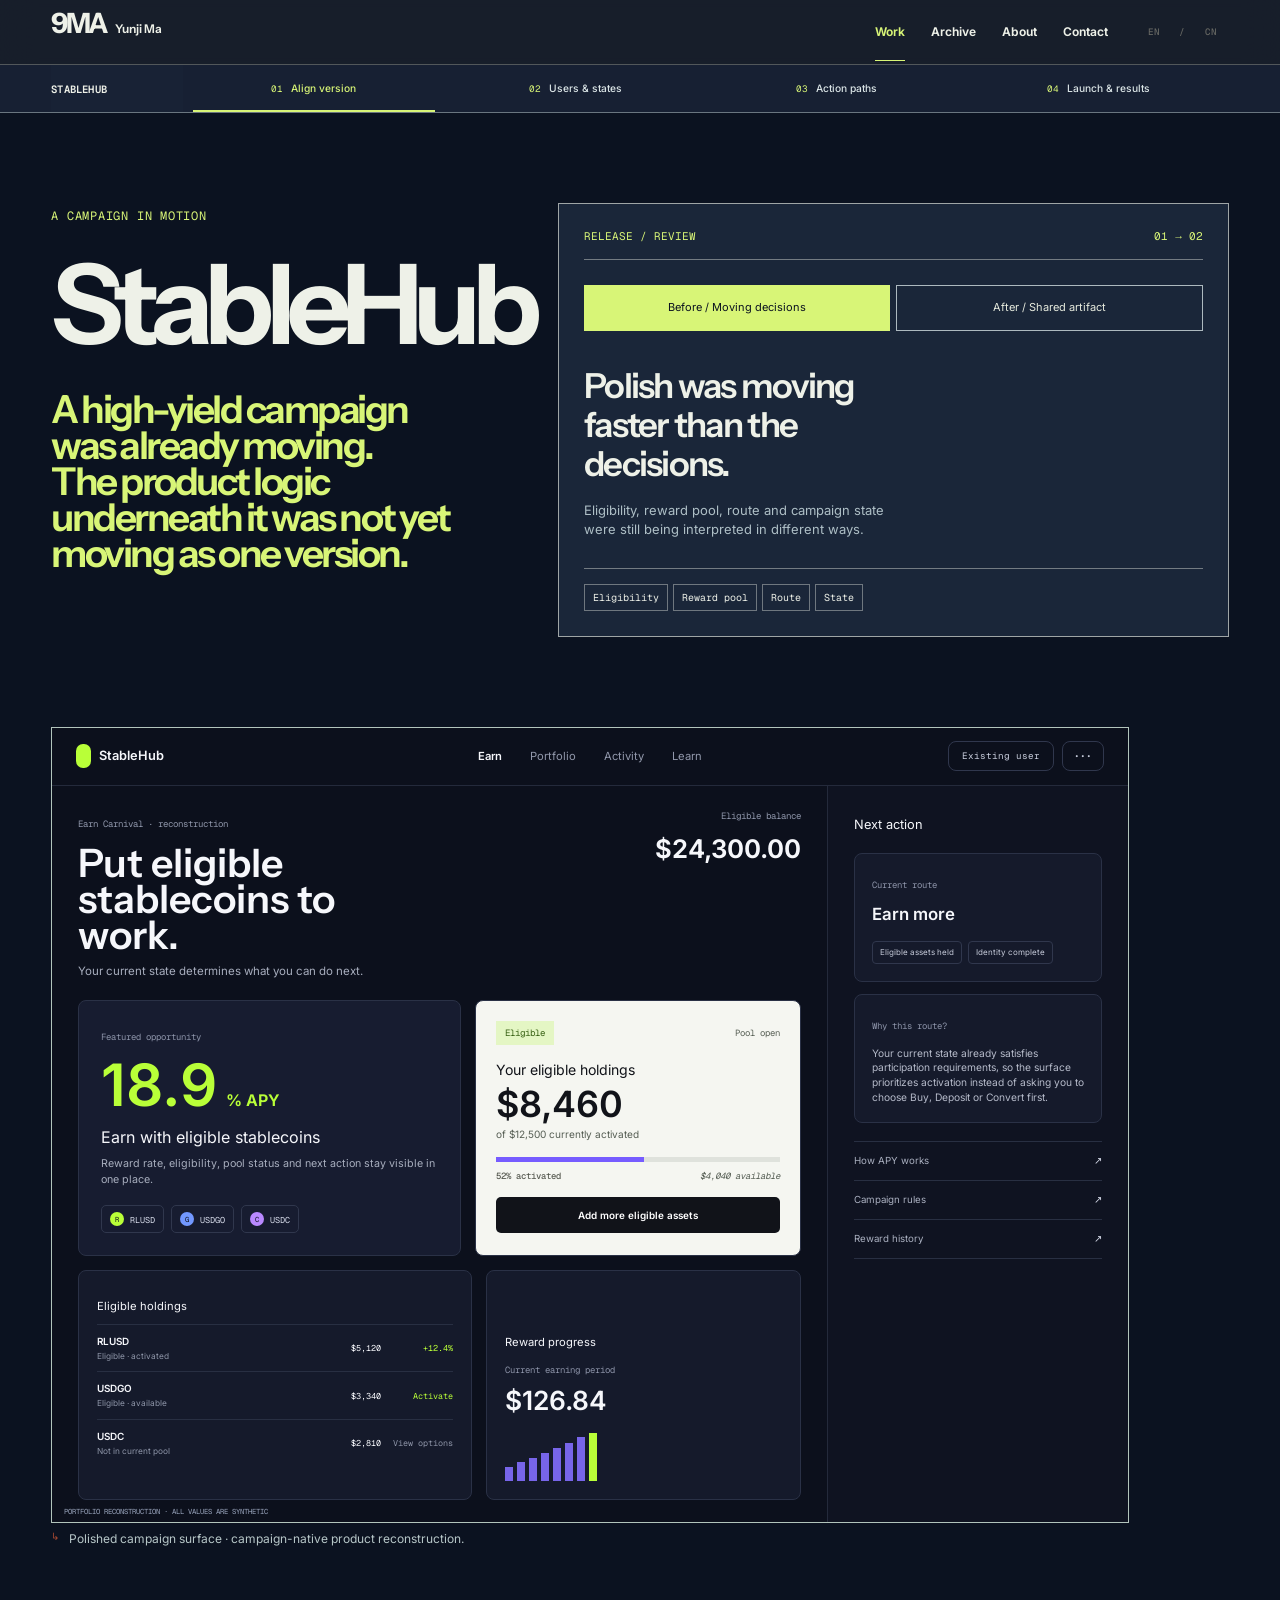
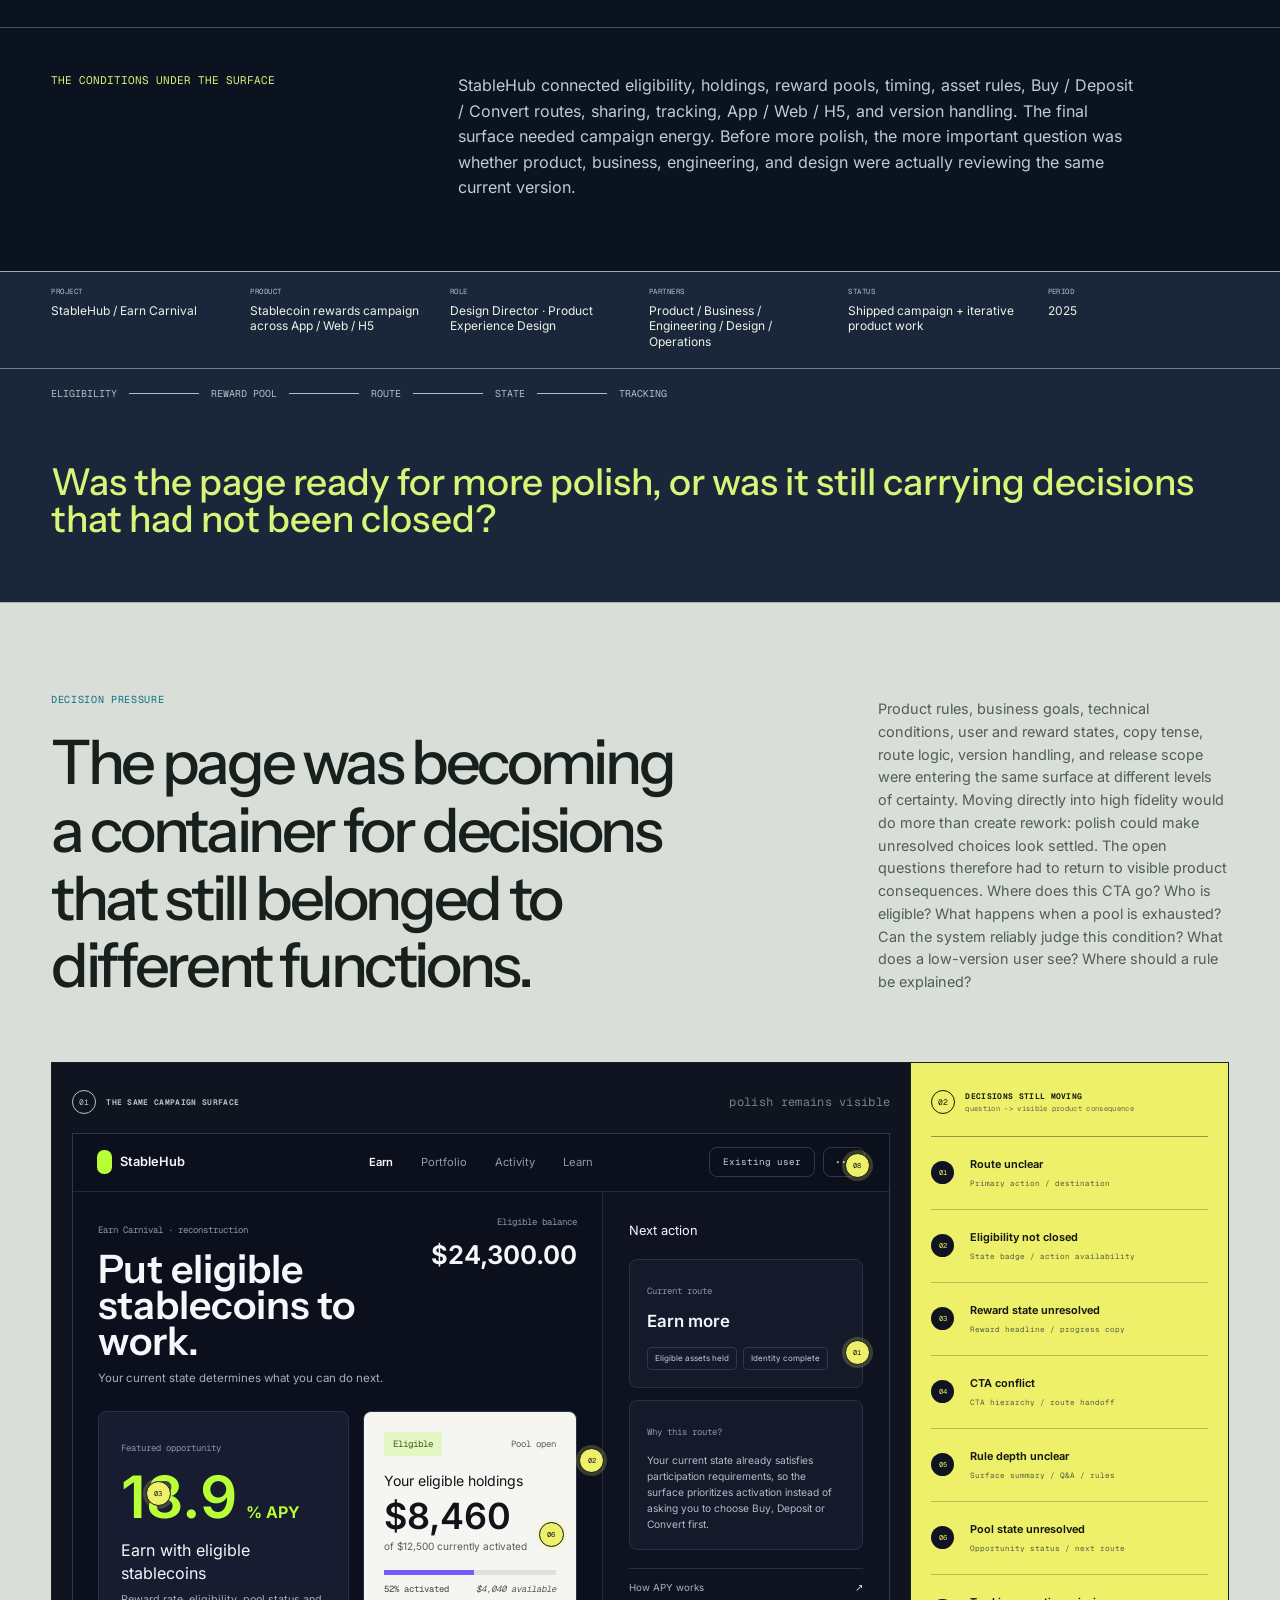
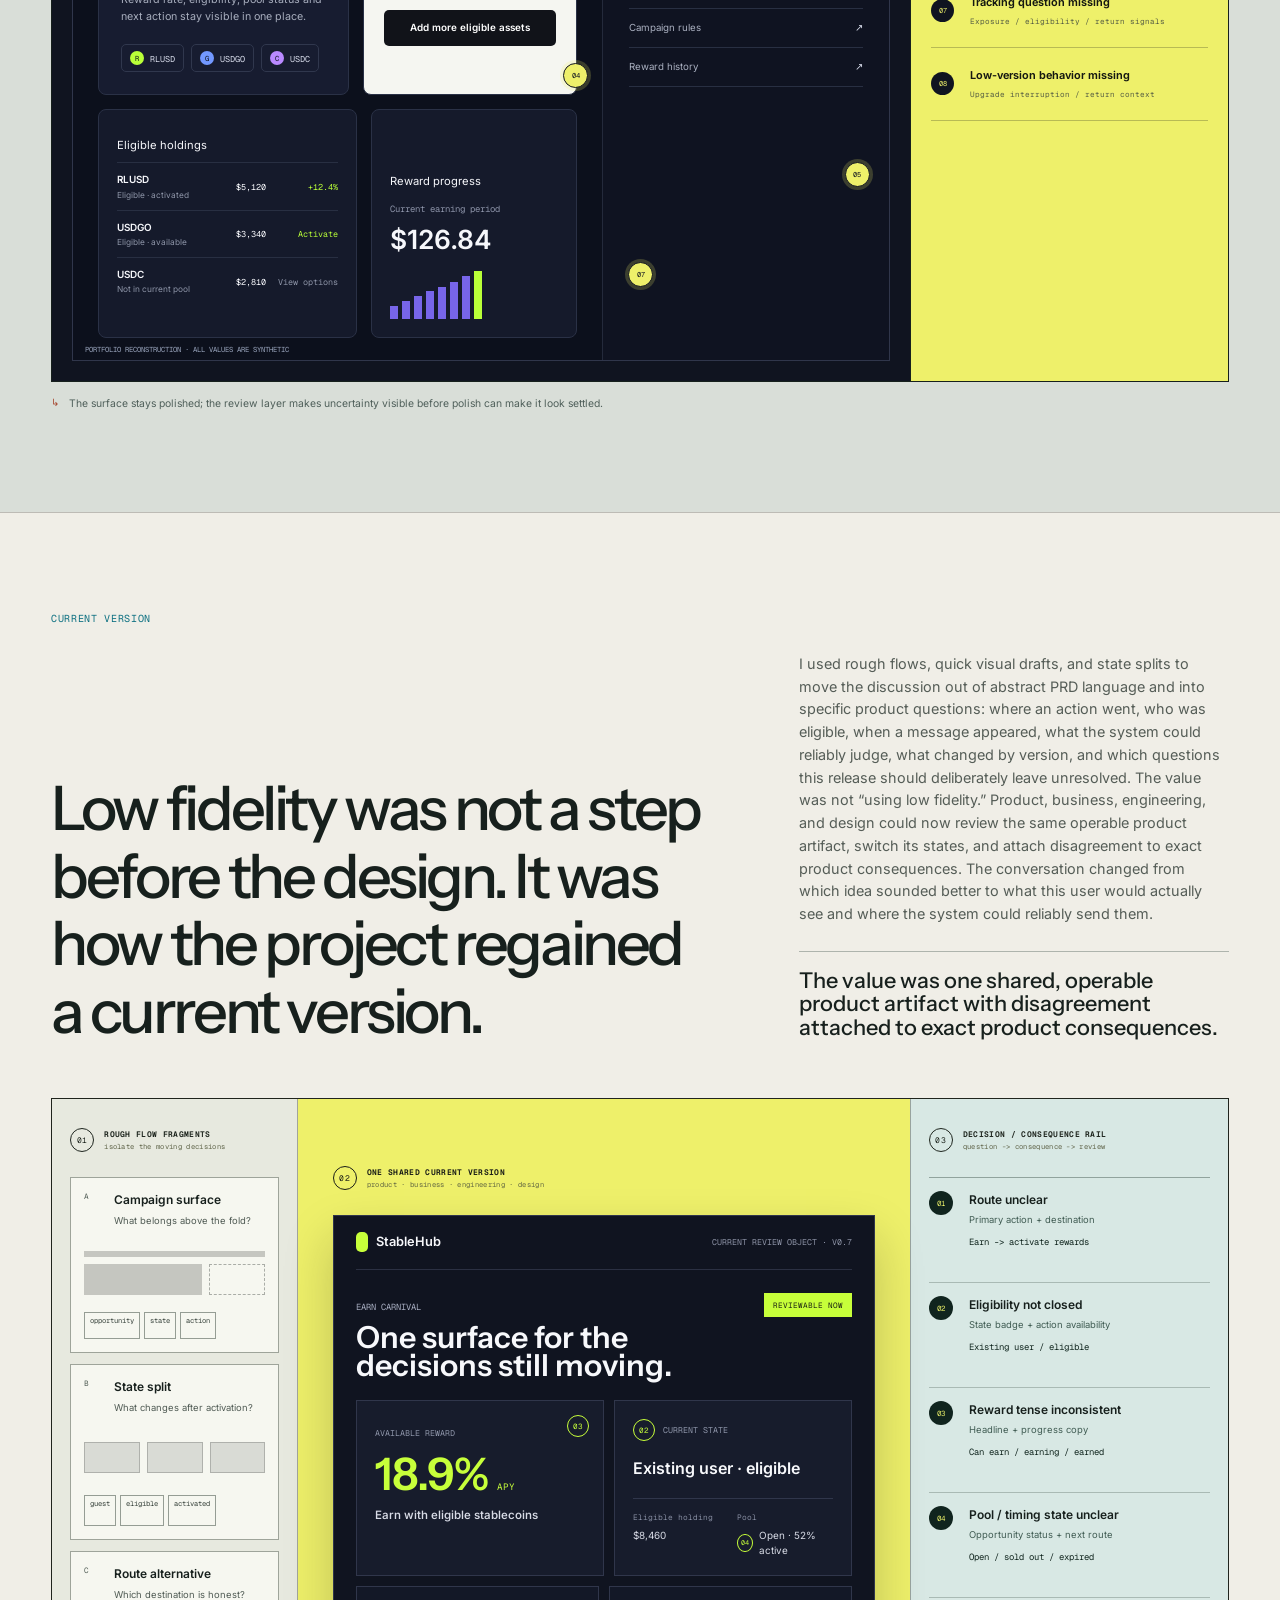
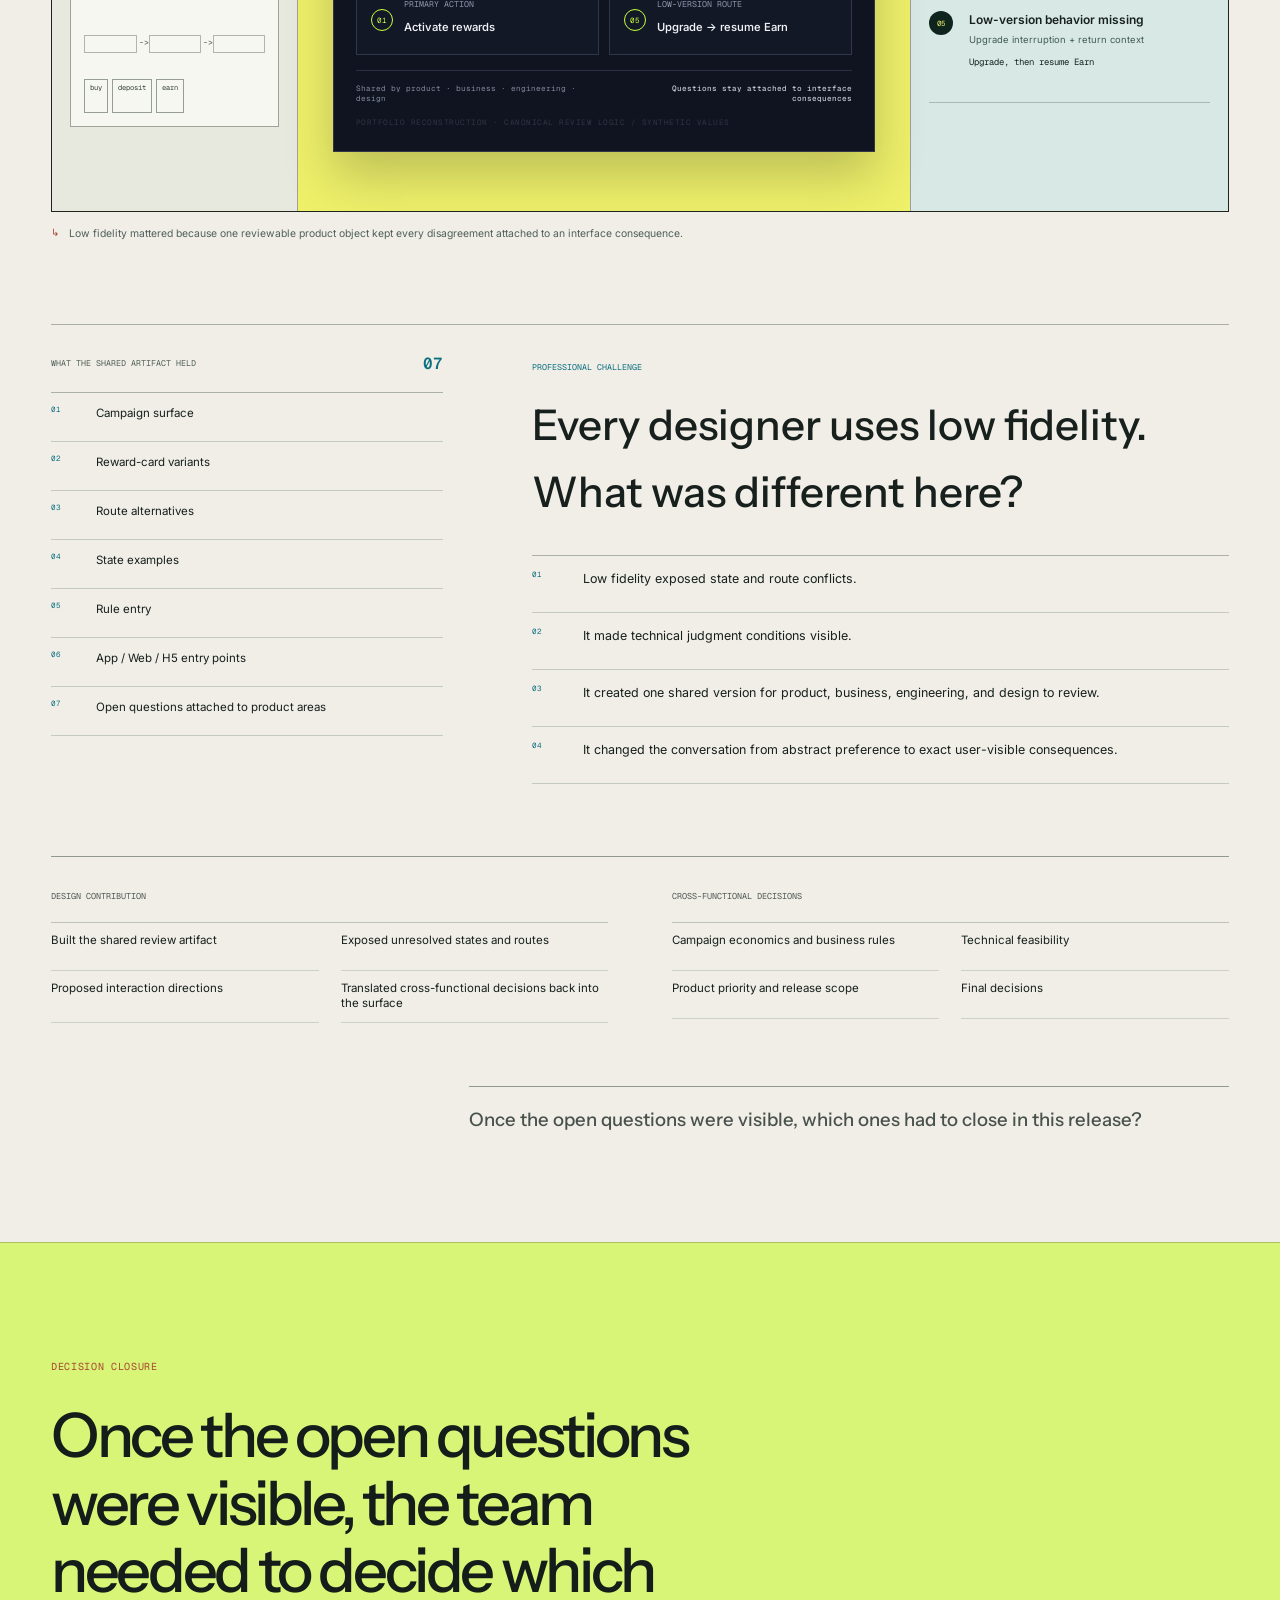
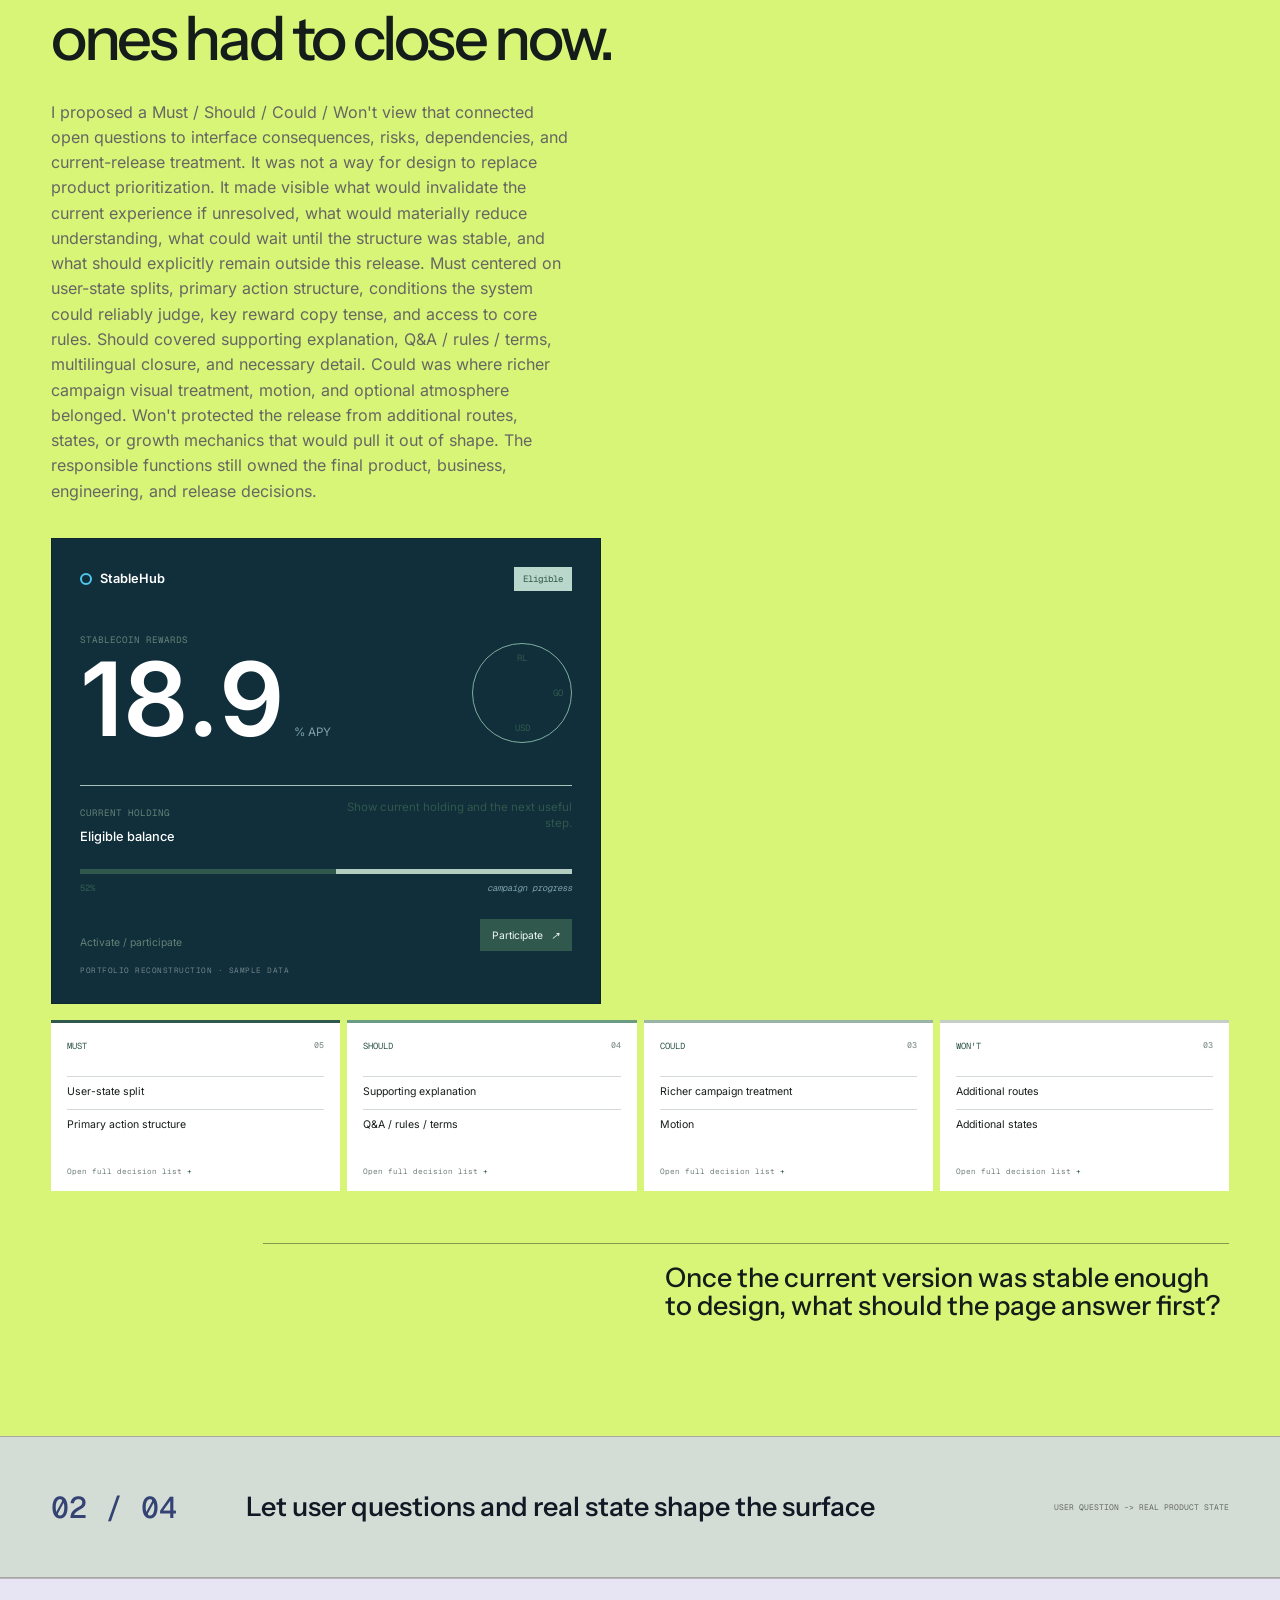
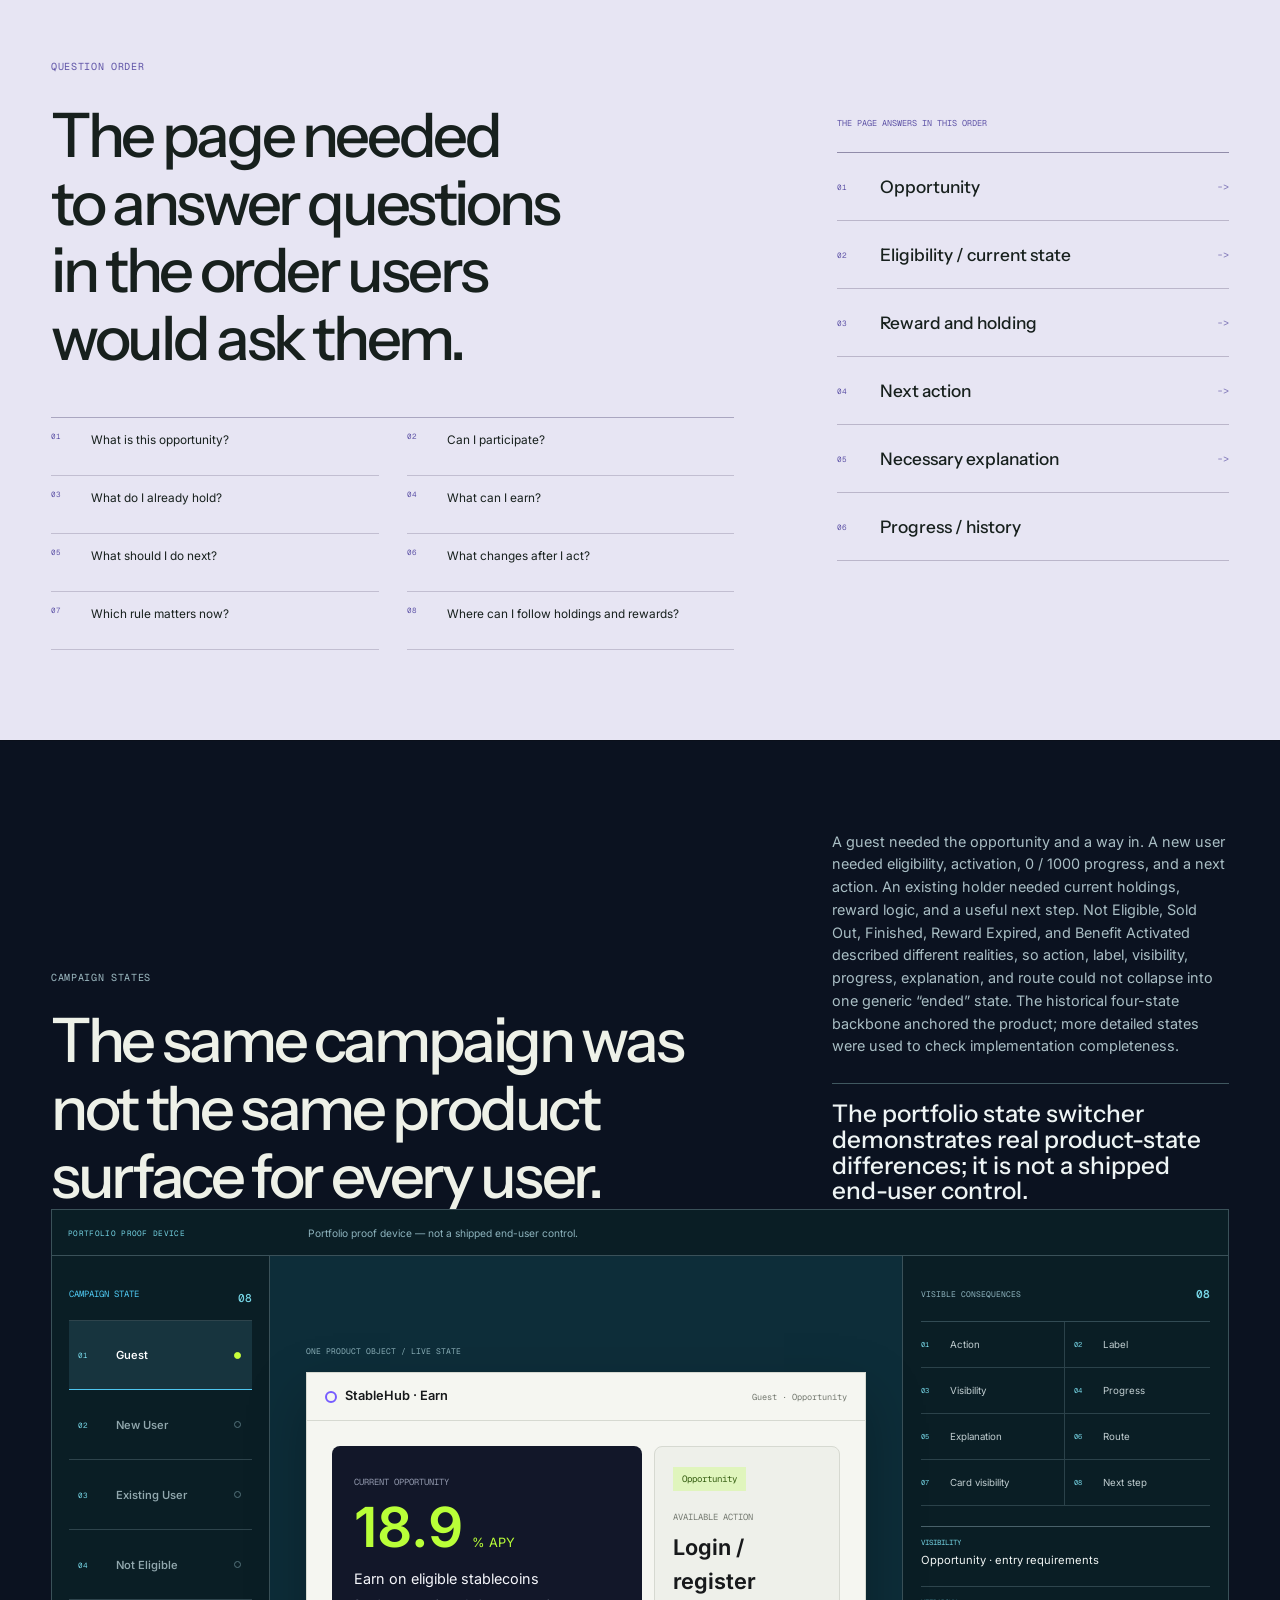
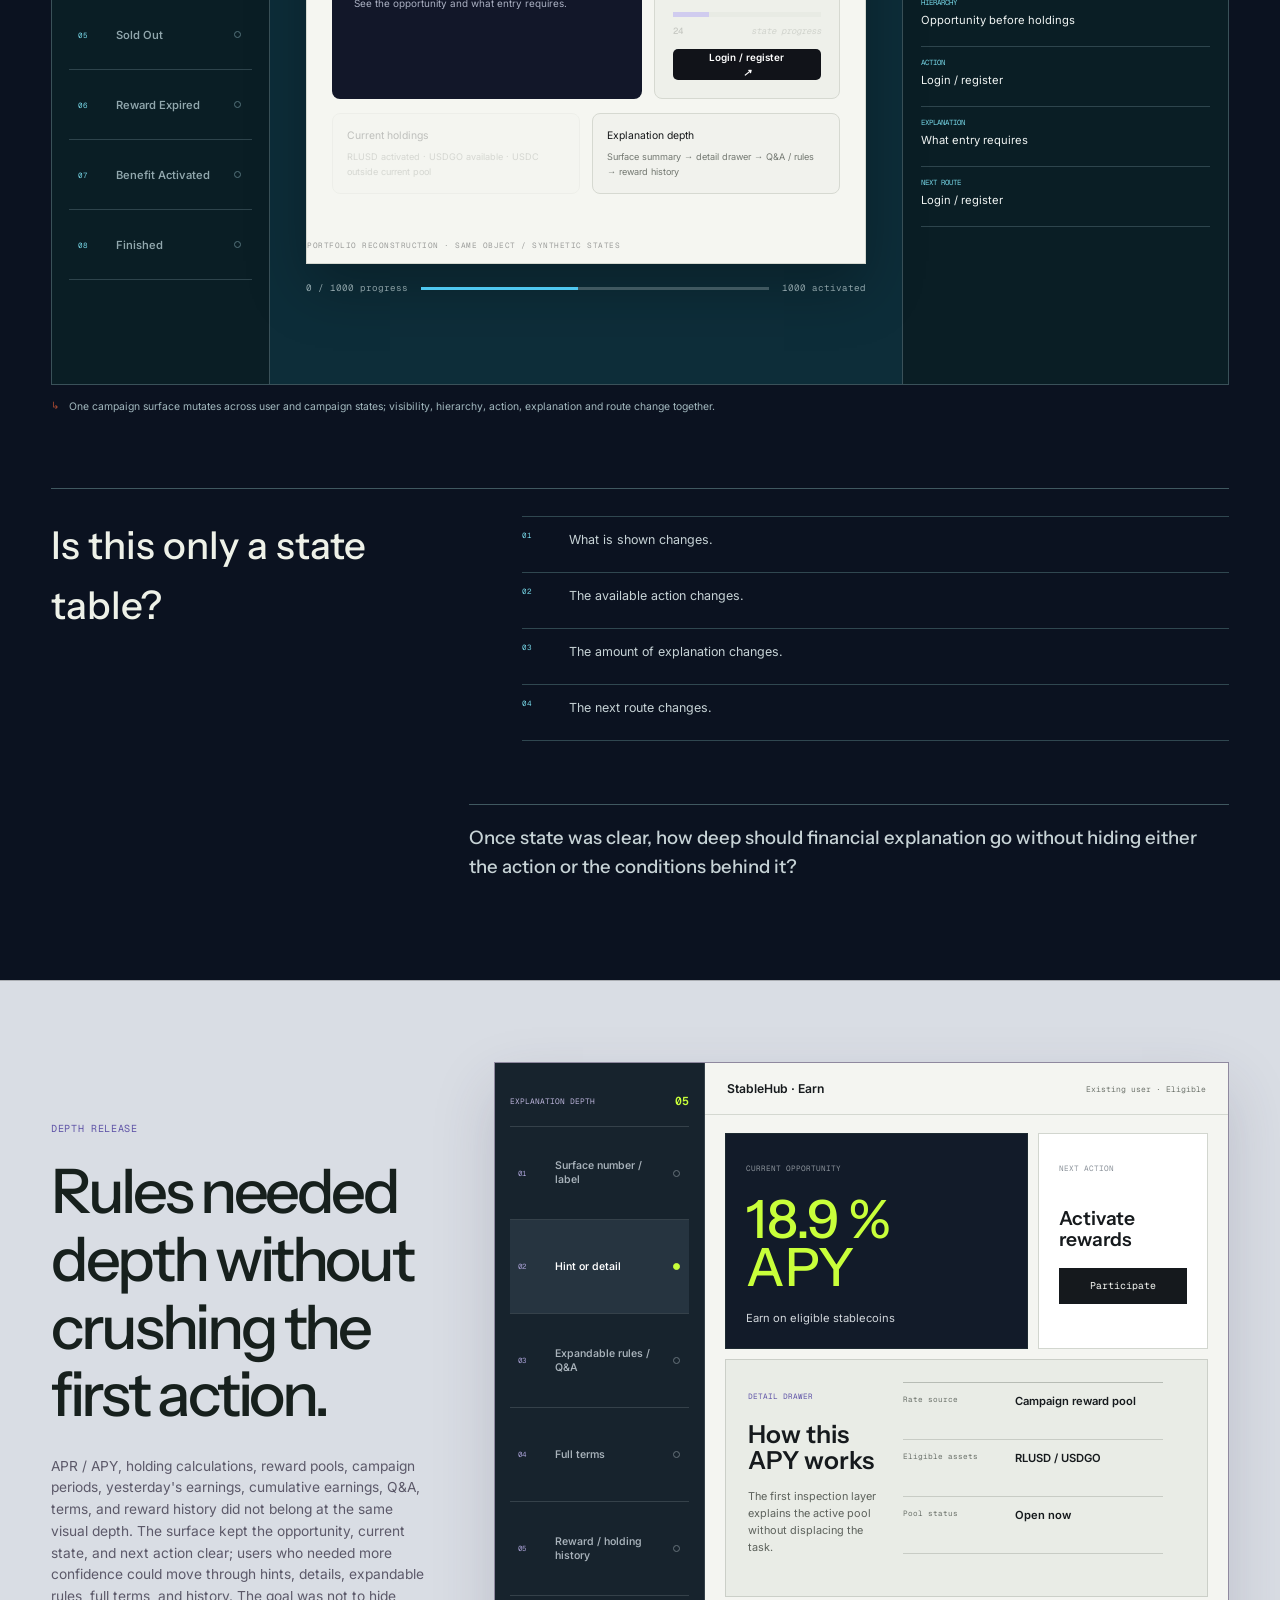
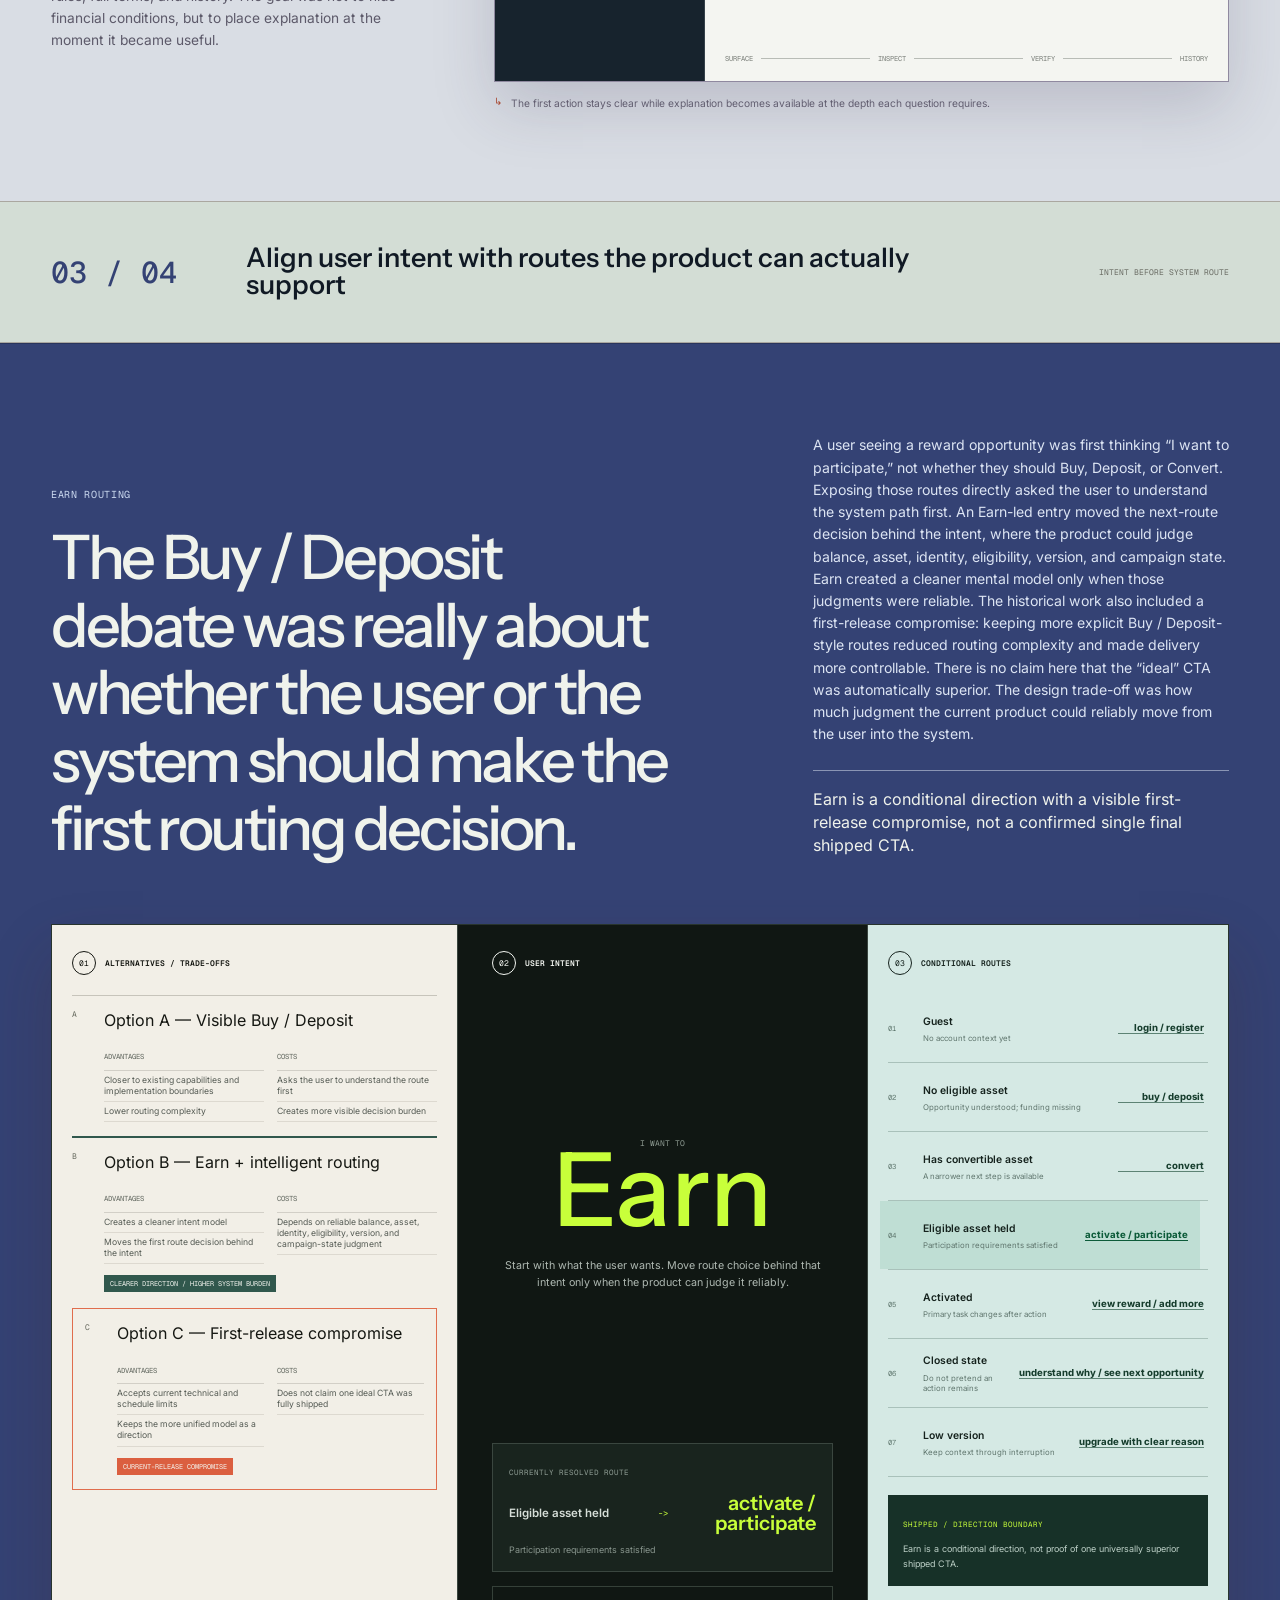
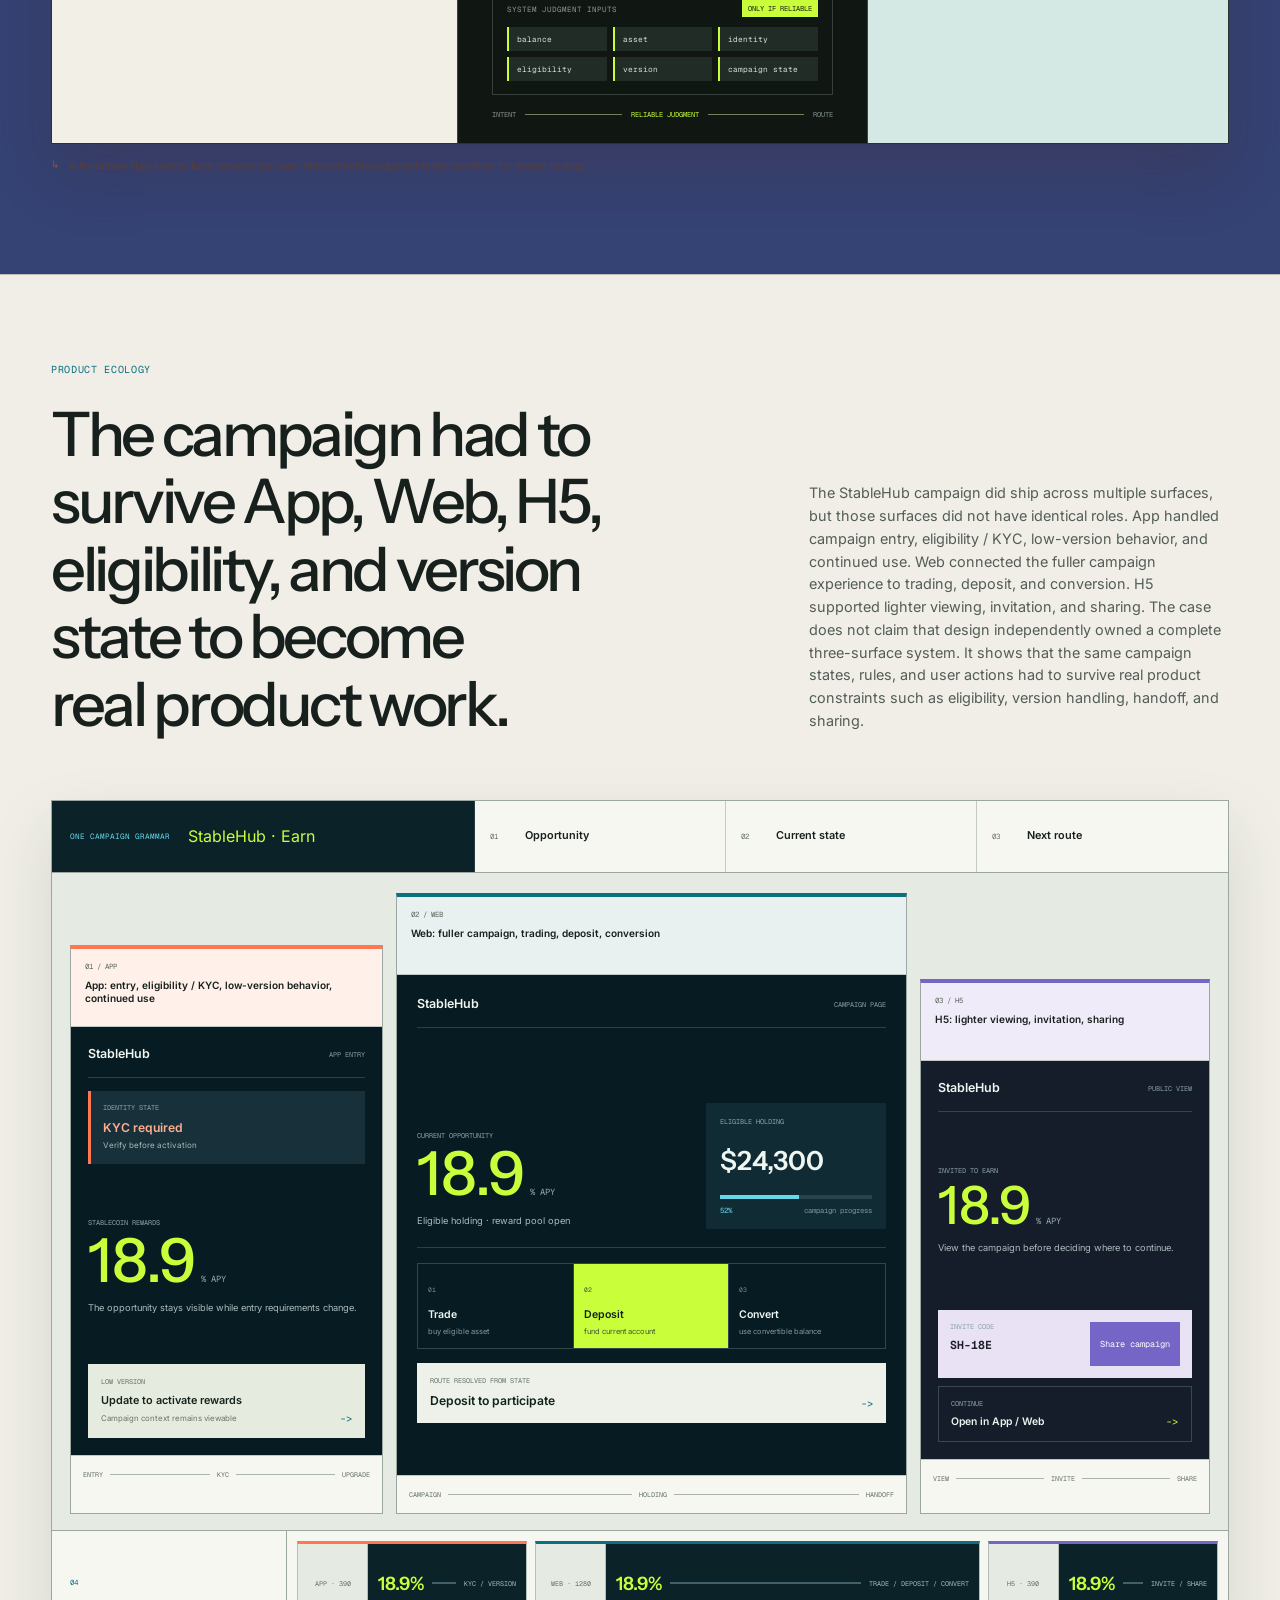
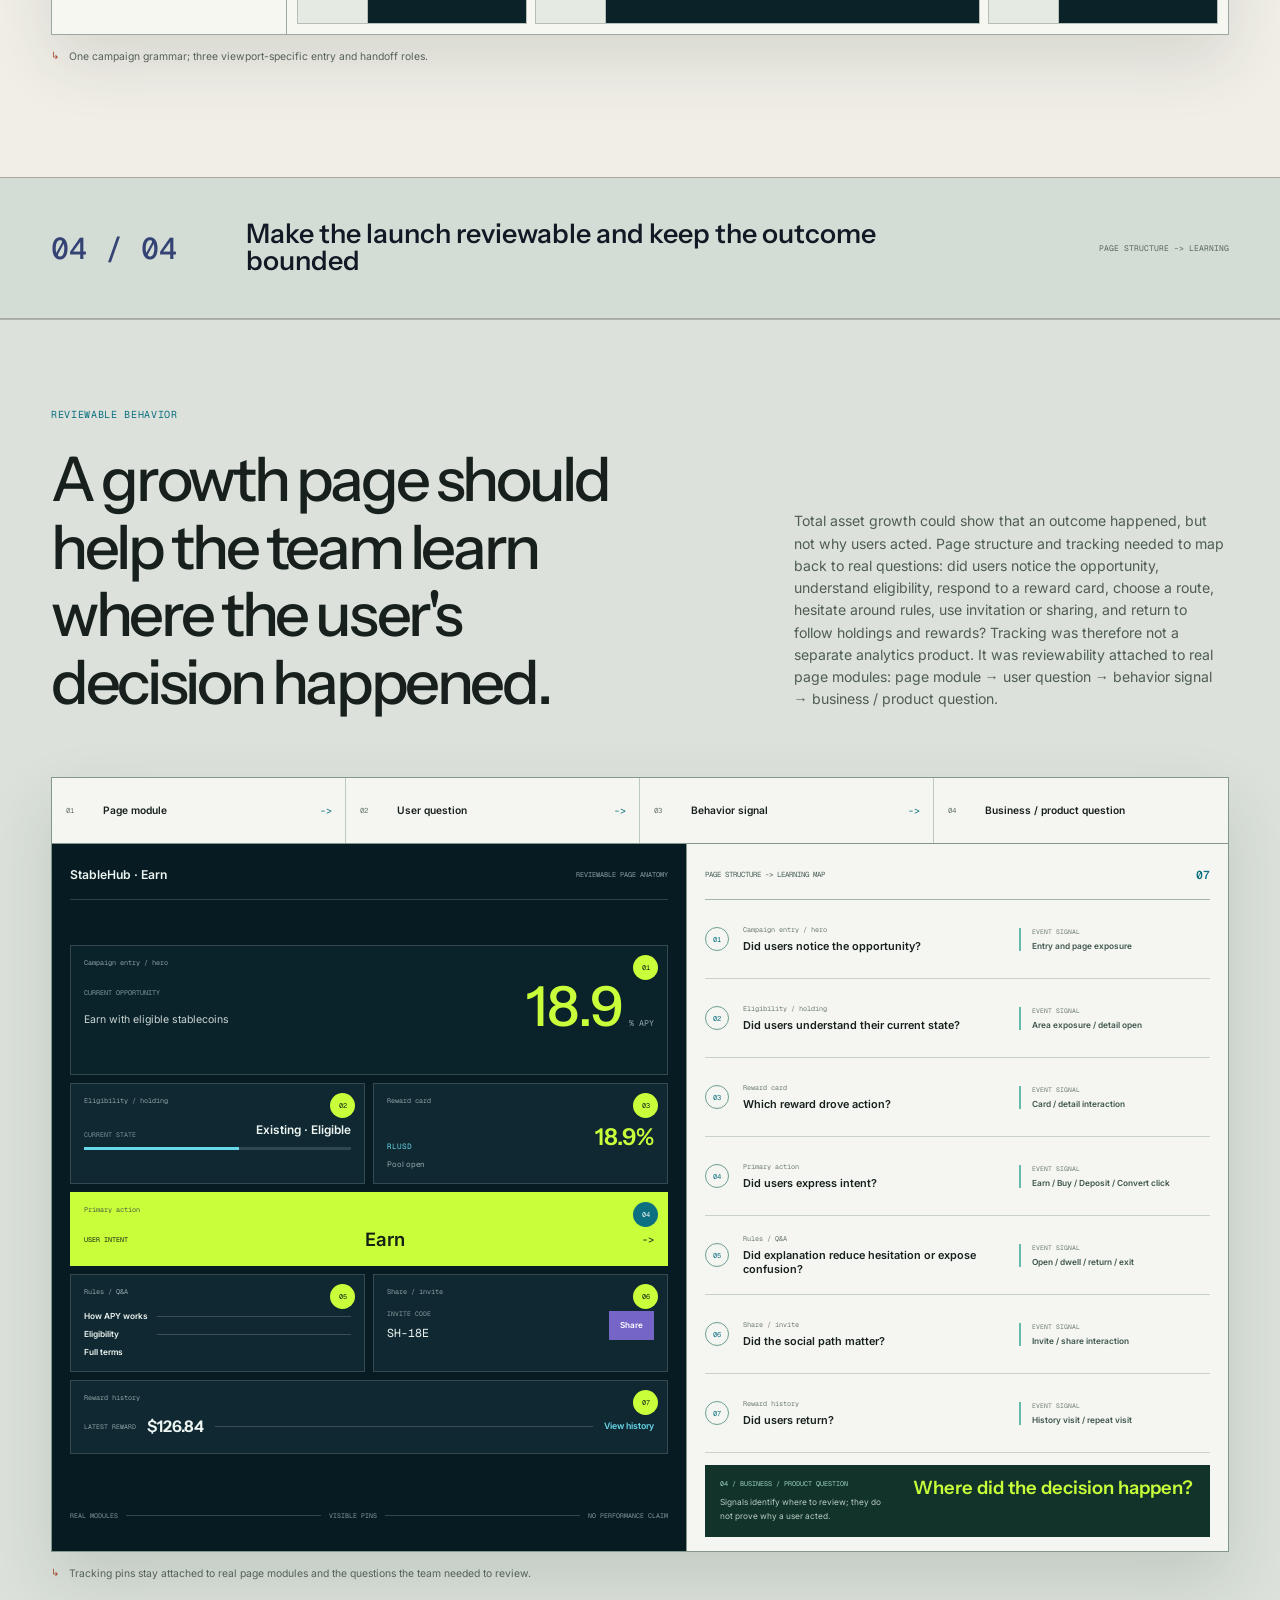
<file: next/work/stablehub/index.html>
<!DOCTYPE html><html lang="en" dir="ltr" data-site-locale="en"> <head><meta charset="UTF-8"><meta name="viewport" content="width=device-width, initial-scale=1"><meta name="theme-color" content="#0b1220"><link rel="icon" type="image/svg+xml" href="/next/favicon.svg"><meta name="description" content="A fast-moving stablecoin rewards campaign used low-fidelity and state splits to create one reviewable current version, then carried user states, routes, and explanation depth into a launchable experience."><meta property="og:title" content="StableHub — Yunji Ma"><meta property="og:description" content="A fast-moving stablecoin rewards campaign used low-fidelity and state splits to create one reviewable current version, then carried user states, routes, and explanation depth into a launchable experience."><meta property="og:type" content="website"><title>StableHub — Yunji Ma</title><link rel="stylesheet" href="/next/_astro/SiteLayout.DhiUKuHK.css"></head> <body class="page page--stablehub theme--stablehub" data-route="stablehub"> <a class="skip-link" href="#main-content">Skip to content</a> <header class="site-nav" data-nav> <div class="nav-inner"> <a class="nav-brand" href="/next/" aria-label="9MA · Yunji Ma"><strong>9MA</strong><span data-recon-label data-recon-en="Yunji Ma" data-recon-cn="马云骥">Yunji Ma</span></a> <nav class="nav-links" aria-label="Primary navigation"> <a href="/next/" class="is-active" aria-current="page" data-i18n="common.nav.work"> Work </a><a href="/next/archive" data-i18n="common.nav.archive"> Archive </a><a href="/next/about" data-i18n="common.nav.about"> About </a><a href="/next/#contact" data-i18n="common.nav.contact"> Contact </a> </nav> <div class="nav-tools"> <div class="locale-switch" role="group" aria-label="Language" data-i18n-aria-label="common.actions.language"> <button type="button" data-locale="en" aria-pressed="true" aria-label="EN · Switch to English" data-i18n-aria-label="common.actions.switchToEnglish">EN</button> <span aria-hidden="true">/</span> <button type="button" data-locale="cn" aria-pressed="false" aria-label="CN · Switch to Chinese" data-i18n-aria-label="common.actions.switchToChinese">CN</button> </div> <button class="menu-toggle" type="button" aria-expanded="false" aria-controls="mobile-menu" aria-label="Open menu" data-menu-toggle data-i18n-aria-label="common.actions.openMenu"> <span></span><span></span> </button> </div> </div> <div class="mobile-menu" id="mobile-menu" hidden data-mobile-menu> <nav aria-label="Mobile navigation"> <a href="/next/" data-i18n="common.nav.work">Work</a><a href="/next/archive" data-i18n="common.nav.archive">Archive</a><a href="/next/about" data-i18n="common.nav.about">About</a><a href="/next/#contact" data-i18n="common.nav.contact">Contact</a> </nav> </div> </header> <main id="main-content">  <article class="case-route case-route--stablehub"> <header class="case-chapter-nav stable-case-nav" data-case-chapter-nav> <span class="case-chapter-nav__title">StableHub</span> <nav class="chapter-index" aria-label="Case chapters" data-recon-aria-label data-recon-aria-label-en="Case chapters" data-recon-aria-label-cn="案例章节" data-chapter-index> <a href="#chapter-01" data-chapter-link="01" data-chapter-label-en="Align version" data-chapter-label-cn="对齐版本" aria-current="location"> <span>01</span><b data-recon-label data-recon-en="Align version" data-recon-cn="对齐版本">Align version</b> </a><a href="#chapter-02" data-chapter-link="02" data-chapter-label-en="Users &amp; states" data-chapter-label-cn="用户与状态"> <span>02</span><b data-recon-label data-recon-en="Users &amp; states" data-recon-cn="用户与状态">Users &amp; states</b> </a><a href="#chapter-03" data-chapter-link="03" data-chapter-label-en="Action paths" data-chapter-label-cn="行动路径"> <span>03</span><b data-recon-label data-recon-en="Action paths" data-recon-cn="行动路径">Action paths</b> </a><a href="#chapter-04" data-chapter-link="04" data-chapter-label-en="Launch &amp; results" data-chapter-label-cn="上线与结果"> <span>04</span><b data-recon-label data-recon-en="Launch &amp; results" data-recon-cn="上线与结果">Launch &amp; results</b> </a> </nav> </header> <section class="case-opening case-opening--stablehub stable-opening" id="chapter-01" data-case-node="S01" data-stablehub-section="S01" aria-labelledby="sh-s01-title"> <div class="stable-opening-spread"> <div class="stable-opening-copy"> <span class="eyebrow" data-recon-label data-recon-en="A CAMPAIGN IN MOTION" data-recon-cn="一个高速推进的活动">A CAMPAIGN IN MOTION</span> <h1 data-i18n="stablehub.sections.S01.title">StableHub</h1> <h2 id="sh-s01-title" data-i18n="stablehub.sections.S01.headline">A high-yield campaign was already moving. The product logic underneath it was not yet moving as one version.</h2> </div> <div class="stable-opening-lens" data-stable-lens="unresolved"> <div class="stable-opening-lens__head"><span>RELEASE / REVIEW</span><span>01 → 02</span></div> <div class="stable-opening-lens__controls" role="group" aria-label="查看项目从分散意见到共同评审的变化" data-recon-aria-label data-recon-aria-label-cn="查看项目从分散意见到共同评审的变化" data-recon-aria-label-en="Compare moving decisions with a shared review artifact"><button type="button" data-stable-lens-button="unresolved" aria-pressed="true" data-recon-label data-recon-en="Before / Moving decisions" data-recon-cn="之前 / 决定仍在变化">Before / Moving decisions</button><button type="button" data-stable-lens-button="reviewable" aria-pressed="false" data-recon-label data-recon-en="After / Shared artifact" data-recon-cn="之后 / 共同评审的产品工件">After / Shared artifact</button></div> <div class="stable-opening-lens__panel" data-stable-lens-panel="unresolved"><strong data-recon-label data-recon-en="Polish was moving faster than the decisions." data-recon-cn="精修跑在决定之前。">Polish was moving faster than the decisions.</strong><p data-recon-label data-recon-en="Eligibility, reward pool, route and campaign state were still being interpreted in different ways." data-recon-cn="资格、奖池、行动路径和活动状态仍有不同解释。">Eligibility, reward pool, route and campaign state were still being interpreted in different ways.</p></div> <div class="stable-opening-lens__panel" data-stable-lens-panel="reviewable" hidden><strong data-recon-label data-recon-en="One version the team could actually inspect." data-recon-cn="一份团队可以共同检查的当前版本。">One version the team could actually inspect.</strong><p data-recon-label data-recon-en="Design attached each open question to a visible product consequence, so the responsible teams could make release decisions together." data-recon-cn="设计把每个待决问题连接到可见的界面后果，供相关职能一起决定发布范围。">Design attached each open question to a visible product consequence, so the responsible teams could make release decisions together.</p></div> <div class="stable-opening-lens__tags"><span data-recon-label data-recon-en="Eligibility" data-recon-cn="资格">Eligibility</span><span data-recon-label data-recon-en="Reward pool" data-recon-cn="奖池">Reward pool</span><span data-recon-label data-recon-en="Route" data-recon-cn="路径">Route</span><span data-recon-label data-recon-en="State" data-recon-cn="状态">State</span></div> </div> </div> <div class="evidence-slot stable-polished-evidence stable-opening-product" data-evidence-id="SH-E01-POLISHED-CAMPAIGN" data-priority="P0" data-provenance="A+B+C" data-reconstruction="true">  <section class="stable-surface stable-surface--product" data-stablehub-surface data-artifact-type="product-surface" data-stablehub-state="existing" aria-label="StableHub reconstructed campaign surface">  <header class="stable-product-nav"> <span class="stable-brand"><i aria-hidden="true"></i><span>StableHub</span></span> <nav class="stable-product-navlinks" aria-label="Reconstructed product navigation"> <b>Earn</b><span>Portfolio</span><span>Activity</span><span>Learn</span> </nav> <div class="stable-product-account"><span data-recon-label data-recon-en="Existing user" data-recon-cn="已有用户">Existing user</span><span class="stable-product-more" aria-hidden="true">•••</span></div> </header> <div class="stable-product-body"> <div class="stable-product-primary"> <div class="stable-product-intro"> <div><span data-recon-label data-recon-en="Earn Carnival · reconstruction" data-recon-cn="Earn Carnival · 重建设计">Earn Carnival · reconstruction</span><div data-product-ui-title data-recon-label data-recon-en="Put eligible stablecoins to work." data-recon-cn="让符合条件的稳定币开始工作。">Put eligible stablecoins to work.</div><p data-recon-label data-recon-en="Your current state determines what you can do next." data-recon-cn="你当前的状态决定下一步可执行的操作。">Your current state determines what you can do next.</p></div> <dl><dt data-recon-label data-recon-en="Eligible balance" data-recon-cn="符合条件的余额">Eligible balance</dt><dd>$24,300.00</dd></dl> </div> <div class="stable-product-focus"> <section class="stable-product-opportunity"> <span data-recon-label data-recon-en="Featured opportunity" data-recon-cn="重点机会">Featured opportunity</span> <p class="stable-apy"><strong data-stable-apy>18.9</strong><span>% APY</span></p> <div data-product-ui-title data-recon-label data-recon-en="Earn with eligible stablecoins" data-recon-cn="使用符合条件的稳定币赚取收益">Earn with eligible stablecoins</div> <p data-recon-label data-recon-en="Reward rate, eligibility, pool status and next action stay visible in one place." data-recon-cn="收益率、资格、奖池状态和下一步操作始终在同一处可见。">Reward rate, eligibility, pool status and next action stay visible in one place.</p> <div class="stable-product-assets" aria-label="Eligible stablecoin examples"><span><i>R</i>RLUSD</span><span><i>G</i>USDGO</span><span><i>C</i>USDC</span></div> </section> <section class="stable-product-holding"> <div><span class="stable-badge" data-stable-badge data-recon-label data-recon-en="Eligible" data-recon-cn="符合资格">Eligible</span><small data-recon-label data-recon-en="Pool open" data-recon-cn="奖池开放">Pool open</small></div> <div data-product-ui-title data-recon-label data-recon-en="Your eligible holdings" data-recon-cn="你的符合条件持仓">Your eligible holdings</div> <strong>$8,460</strong> <p>of $12,500 currently activated</p> <div class="stable-progress" aria-label="Synthetic campaign progress"><span><i style="width:52%" data-stable-progress></i></span><small><b data-stable-progress-text>52% activated</b><em>$4,040 available</em></small></div> <span class="stable-product-action" aria-hidden="true" data-recon-label data-recon-en="Add more eligible assets" data-recon-cn="添加更多符合条件资产">Add more eligible assets</span> </section> </div> <div class="stable-product-lower"> <section class="stable-product-holdings"><div data-product-ui-title data-recon-label data-recon-en="Eligible holdings" data-recon-cn="符合条件的持仓">Eligible holdings</div><div><span><b>RLUSD</b><small>Eligible · activated</small></span><strong>$5,120</strong><em>+12.4%</em></div><div><span><b>USDGO</b><small>Eligible · available</small></span><strong>$3,340</strong><em>Activate</em></div><div><span><b>USDC</b><small>Not in current pool</small></span><strong>$2,810</strong><em>View options</em></div></section> <section class="stable-product-reward"><div data-product-ui-title data-recon-label data-recon-en="Reward progress" data-recon-cn="收益进度">Reward progress</div><span data-recon-label data-recon-en="Current earning period" data-recon-cn="当前收益周期">Current earning period</span><strong>$126.84</strong><div><i style="height:28%"></i><i style="height:39%"></i><i style="height:48%"></i><i style="height:58%"></i><i style="height:68%"></i><i style="height:78%"></i><i style="height:91%"></i><i style="height:100%" class="is-current"></i></div></section> </div> </div> <aside class="stable-product-rail"> <div data-product-ui-title data-recon-label data-recon-en="Next action" data-recon-cn="下一步操作">Next action</div> <section><span data-recon-label data-recon-en="Current route" data-recon-cn="当前路径">Current route</span><strong data-recon-label data-recon-en="Earn more" data-recon-cn="赚取更多">Earn more</strong><div><small>Eligible assets held</small><small>Identity complete</small></div></section> <section><span data-recon-label data-recon-en="Why this route?" data-recon-cn="为什么是这条路径？">Why this route?</span><p data-recon-label data-recon-en="Your current state already satisfies participation requirements, so the surface prioritizes activation instead of asking you to choose Buy, Deposit or Convert first." data-recon-cn="当前状态已满足参与条件，因此界面优先引导激活，而不是先要求你选择购买、充值或兑换。">Your current state already satisfies participation requirements, so the surface prioritizes activation instead of asking you to choose Buy, Deposit or Convert first.</p></section> <div class="stable-product-links"><span>How APY works <b>↗</b></span><span>Campaign rules <b>↗</b></span><span>Reward history <b>↗</b></span></div> </aside> </div> <span class="stable-product-provenance">Portfolio reconstruction · all values are synthetic</span>  </section> <p class="evidence-caption caption--default"><span class="caption-mark">↳</span><span><span data-recon-label data-recon-en="Polished campaign surface · campaign-native product reconstruction." data-recon-cn="精修活动界面 · 贴合活动语境的产品重建。">Polished campaign surface · campaign-native product reconstruction.</span></span></p>  </div> <div class="stable-opening-context-band"><span data-recon-label data-recon-en="THE CONDITIONS UNDER THE SURFACE" data-recon-cn="界面背后的活动条件">THE CONDITIONS UNDER THE SURFACE</span><p data-i18n="stablehub.sections.S01.body">StableHub connected eligibility, holdings, reward pools, timing, asset rules, Buy / Deposit / Convert routes, sharing, tracking, App / Web / H5, and version handling. The final surface needed campaign energy. Before more polish, the more important question was whether product, business, engineering, and design were actually reviewing the same current version.</p></div> <dl class="case-meta stable-opening-meta"> <div><dt data-i18n="common.labels.project">Project</dt><dd data-recon-label data-recon-en="StableHub / Earn Carnival" data-recon-cn="StableHub / Earn Carnival">StableHub / Earn Carnival</dd></div><div><dt data-i18n="common.labels.product">Product</dt><dd data-recon-label data-recon-en="Stablecoin rewards campaign across App / Web / H5" data-recon-cn="覆盖 App / Web / H5 的稳定币收益活动">Stablecoin rewards campaign across App / Web / H5</dd></div><div><dt data-i18n="common.labels.role">Role</dt><dd data-recon-label data-recon-en="Design Director · Product Experience Design" data-recon-cn="设计总监 · 产品体验设计">Design Director · Product Experience Design</dd></div><div><dt data-i18n="common.labels.partners">Partners</dt><dd data-recon-label data-recon-en="Product / Business / Engineering / Design / Operations" data-recon-cn="产品 / 业务 / 研发 / 设计 / 运营">Product / Business / Engineering / Design / Operations</dd></div><div><dt data-i18n="common.labels.status">Status</dt><dd data-recon-label data-recon-en="Shipped campaign + iterative product work" data-recon-cn="已上线活动 + 持续迭代的产品工作">Shipped campaign + iterative product work</dd></div><div><dt data-i18n="common.labels.period">Period</dt><dd data-recon-label data-recon-en="2025" data-recon-cn="2025">2025</dd></div> </dl> <div class="stable-pressure-line"><span>eligibility</span><i></i><span>reward pool</span><i></i><span>route</span><i></i><span>state</span><i></i><span>tracking</span></div><p class="bridge-line" data-i18n="stablehub.sections.S01.nextQuestion">Was the page ready for more polish, or was it still carrying decisions that had not been closed?</p> </section> <section class="case-beat case-beat--pressure stable-pressure-scene" id="sh-s02" data-case-node="S02" data-stablehub-section="S02" aria-labelledby="sh-s02-title"> <div class="stable-pressure-intro"> <div><div class="beat-index">DECISION PRESSURE</div><h3 id="sh-s02-title" class="beat-title" data-i18n="stablehub.sections.S02.headline">The page was becoming a container for decisions that still belonged to different functions.</h3></div> <p data-i18n="stablehub.sections.S02.body">Product rules, business goals, technical conditions, user and reward states, copy tense, route logic, version handling, and release scope were entering the same surface at different levels of certainty. Moving directly into high fidelity would do more than create rework: polish could make unresolved choices look settled. The open questions therefore had to return to visible product consequences. Where does this CTA go? Who is eligible? What happens when a pool is exhausted? Can the system reliably judge this condition? What does a low-version user see? Where should a rule be explained?</p> </div> <div class="evidence-slot stable-pressure-evidence-v4" data-evidence-id="SH-E02-UNRESOLVED-PRESSURE" data-priority="P0" data-provenance="A+B+C" data-reconstruction="true">  <div class="stable-pressure-product-grid"> <div class="stable-pressure-product"> <header><span>01</span><b data-recon-label data-recon-en="THE SAME CAMPAIGN SURFACE" data-recon-cn="同一个活动界面">THE SAME CAMPAIGN SURFACE</b><small data-recon-label data-recon-en="polish remains visible" data-recon-cn="精修结果仍然可见">polish remains visible</small></header> <section class="stable-surface stable-surface--product" data-stablehub-surface data-artifact-type="product-surface" data-stablehub-state="existing" aria-label="StableHub reconstructed campaign surface">  <header class="stable-product-nav"> <span class="stable-brand"><i aria-hidden="true"></i><span>StableHub</span></span> <nav class="stable-product-navlinks" aria-label="Reconstructed product navigation"> <b>Earn</b><span>Portfolio</span><span>Activity</span><span>Learn</span> </nav> <div class="stable-product-account"><span data-recon-label data-recon-en="Existing user" data-recon-cn="已有用户">Existing user</span><span class="stable-product-more" aria-hidden="true">•••</span></div> </header> <div class="stable-product-body"> <div class="stable-product-primary"> <div class="stable-product-intro"> <div><span data-recon-label data-recon-en="Earn Carnival · reconstruction" data-recon-cn="Earn Carnival · 重建设计">Earn Carnival · reconstruction</span><div data-product-ui-title data-recon-label data-recon-en="Put eligible stablecoins to work." data-recon-cn="让符合条件的稳定币开始工作。">Put eligible stablecoins to work.</div><p data-recon-label data-recon-en="Your current state determines what you can do next." data-recon-cn="你当前的状态决定下一步可执行的操作。">Your current state determines what you can do next.</p></div> <dl><dt data-recon-label data-recon-en="Eligible balance" data-recon-cn="符合条件的余额">Eligible balance</dt><dd>$24,300.00</dd></dl> </div> <div class="stable-product-focus"> <section class="stable-product-opportunity"> <span data-recon-label data-recon-en="Featured opportunity" data-recon-cn="重点机会">Featured opportunity</span> <p class="stable-apy"><strong data-stable-apy>18.9</strong><span>% APY</span></p> <div data-product-ui-title data-recon-label data-recon-en="Earn with eligible stablecoins" data-recon-cn="使用符合条件的稳定币赚取收益">Earn with eligible stablecoins</div> <p data-recon-label data-recon-en="Reward rate, eligibility, pool status and next action stay visible in one place." data-recon-cn="收益率、资格、奖池状态和下一步操作始终在同一处可见。">Reward rate, eligibility, pool status and next action stay visible in one place.</p> <div class="stable-product-assets" aria-label="Eligible stablecoin examples"><span><i>R</i>RLUSD</span><span><i>G</i>USDGO</span><span><i>C</i>USDC</span></div> </section> <section class="stable-product-holding"> <div><span class="stable-badge" data-stable-badge data-recon-label data-recon-en="Eligible" data-recon-cn="符合资格">Eligible</span><small data-recon-label data-recon-en="Pool open" data-recon-cn="奖池开放">Pool open</small></div> <div data-product-ui-title data-recon-label data-recon-en="Your eligible holdings" data-recon-cn="你的符合条件持仓">Your eligible holdings</div> <strong>$8,460</strong> <p>of $12,500 currently activated</p> <div class="stable-progress" aria-label="Synthetic campaign progress"><span><i style="width:52%" data-stable-progress></i></span><small><b data-stable-progress-text>52% activated</b><em>$4,040 available</em></small></div> <span class="stable-product-action" aria-hidden="true" data-recon-label data-recon-en="Add more eligible assets" data-recon-cn="添加更多符合条件资产">Add more eligible assets</span> </section> </div> <div class="stable-product-lower"> <section class="stable-product-holdings"><div data-product-ui-title data-recon-label data-recon-en="Eligible holdings" data-recon-cn="符合条件的持仓">Eligible holdings</div><div><span><b>RLUSD</b><small>Eligible · activated</small></span><strong>$5,120</strong><em>+12.4%</em></div><div><span><b>USDGO</b><small>Eligible · available</small></span><strong>$3,340</strong><em>Activate</em></div><div><span><b>USDC</b><small>Not in current pool</small></span><strong>$2,810</strong><em>View options</em></div></section> <section class="stable-product-reward"><div data-product-ui-title data-recon-label data-recon-en="Reward progress" data-recon-cn="收益进度">Reward progress</div><span data-recon-label data-recon-en="Current earning period" data-recon-cn="当前收益周期">Current earning period</span><strong>$126.84</strong><div><i style="height:28%"></i><i style="height:39%"></i><i style="height:48%"></i><i style="height:58%"></i><i style="height:68%"></i><i style="height:78%"></i><i style="height:91%"></i><i style="height:100%" class="is-current"></i></div></section> </div> </div> <aside class="stable-product-rail"> <div data-product-ui-title data-recon-label data-recon-en="Next action" data-recon-cn="下一步操作">Next action</div> <section><span data-recon-label data-recon-en="Current route" data-recon-cn="当前路径">Current route</span><strong data-recon-label data-recon-en="Earn more" data-recon-cn="赚取更多">Earn more</strong><div><small>Eligible assets held</small><small>Identity complete</small></div></section> <section><span data-recon-label data-recon-en="Why this route?" data-recon-cn="为什么是这条路径？">Why this route?</span><p data-recon-label data-recon-en="Your current state already satisfies participation requirements, so the surface prioritizes activation instead of asking you to choose Buy, Deposit or Convert first." data-recon-cn="当前状态已满足参与条件，因此界面优先引导激活，而不是先要求你选择购买、充值或兑换。">Your current state already satisfies participation requirements, so the surface prioritizes activation instead of asking you to choose Buy, Deposit or Convert first.</p></section> <div class="stable-product-links"><span>How APY works <b>↗</b></span><span>Campaign rules <b>↗</b></span><span>Reward history <b>↗</b></span></div> </aside> </div> <span class="stable-product-provenance">Portfolio reconstruction · all values are synthetic</span>  </section> <div class="stable-pressure-product-pins" aria-hidden="true"><span>01</span><span>02</span><span>03</span><span>04</span><span>05</span><span>06</span><span>07</span><span>08</span></div> </div> <aside class="stable-pressure-rail" aria-label="Unresolved questions attached to product consequences"> <header><span>02</span><div><b data-recon-label data-recon-en="DECISIONS STILL MOVING" data-recon-cn="仍在变化的决定">DECISIONS STILL MOVING</b><small data-recon-label data-recon-en="question -&gt; visible product consequence" data-recon-cn="问题 -&gt; 可见产品后果">question -> visible product consequence</small></div></header> <ol> <li><span>01</span><div><strong data-i18n="stablehub.sections.S02.openQuestions.0">Route unclear</strong><small data-recon-label data-recon-en="Primary action / destination" data-recon-cn="主要操作 / 去向">Primary action / destination</small></div></li><li><span>02</span><div><strong data-i18n="stablehub.sections.S02.openQuestions.1">Eligibility not closed</strong><small data-recon-label data-recon-en="State badge / action availability" data-recon-cn="状态标签 / 操作可用性">State badge / action availability</small></div></li><li><span>03</span><div><strong data-i18n="stablehub.sections.S02.openQuestions.2">Reward state unresolved</strong><small data-recon-label data-recon-en="Reward headline / progress copy" data-recon-cn="收益标题 / 进度文案">Reward headline / progress copy</small></div></li><li><span>04</span><div><strong data-i18n="stablehub.sections.S02.openQuestions.3">CTA conflict</strong><small data-recon-label data-recon-en="CTA hierarchy / route handoff" data-recon-cn="CTA 层级 / 路径交接">CTA hierarchy / route handoff</small></div></li><li><span>05</span><div><strong data-i18n="stablehub.sections.S02.openQuestions.4">Rule depth unclear</strong><small data-recon-label data-recon-en="Surface summary / Q&amp;A / rules" data-recon-cn="页面摘要 / 问答 / 规则">Surface summary / Q&amp;A / rules</small></div></li><li><span>06</span><div><strong data-i18n="stablehub.sections.S02.openQuestions.5">Pool state unresolved</strong><small data-recon-label data-recon-en="Opportunity status / next route" data-recon-cn="活动状态 / 下一路径">Opportunity status / next route</small></div></li><li><span>07</span><div><strong data-i18n="stablehub.sections.S02.openQuestions.6">Tracking question missing</strong><small data-recon-label data-recon-en="Exposure / eligibility / return signals" data-recon-cn="曝光 / 资格 / 回访信号">Exposure / eligibility / return signals</small></div></li><li><span>08</span><div><strong data-i18n="stablehub.sections.S02.openQuestions.7">Low-version behavior missing</strong><small data-recon-label data-recon-en="Upgrade interruption / return context" data-recon-cn="升级中断 / 返回上下文">Upgrade interruption / return context</small></div></li> </ol> </aside> </div> <p class="evidence-caption caption--default"><span class="caption-mark">↳</span><span><span data-recon-label data-recon-en="The surface stays polished; the review layer makes uncertainty visible before polish can make it look settled." data-recon-cn="界面仍保持精修；评审层先让不确定性可见，避免精修把它伪装成定案。">The surface stays polished; the review layer makes uncertainty visible before polish can make it look settled.</span></span></p>  </div> </section> <section class="case-beat case-beat--current-version" id="sh-s03" data-case-node="S03" data-stablehub-section="S03" aria-labelledby="sh-s03-title"> <div class="beat-index">CURRENT VERSION</div> <div class="stable-current-copy"> <h3 id="sh-s03-title" class="beat-title" data-i18n="stablehub.sections.S03.headline">Low fidelity was not a step before the design. It was how the project regained a current version.</h3> <div><p data-i18n="stablehub.sections.S03.body">I used rough flows, quick visual drafts, and state splits to move the discussion out of abstract PRD language and into specific product questions: where an action went, who was eligible, when a message appeared, what the system could reliably judge, what changed by version, and which questions this release should deliberately leave unresolved. The value was not “using low fidelity.” Product, business, engineering, and design could now review the same operable product artifact, switch its states, and attach disagreement to exact product consequences. The conversation changed from which idea sounded better to what this user would actually see and where the system could reliably send them.</p><strong data-i18n="stablehub.sections.S03.support">The value was one shared, operable product artifact with disagreement attached to exact product consequences.</strong></div> </div> <div class="evidence-slot stable-current-evidence" data-evidence-id="SH-E03-CURRENT-VERSION" data-priority="P0" data-provenance="A+B+C" data-reconstruction="true">  <div class="stable-current-workbench"> <aside class="stable-current-fragments" aria-label="Rough product fragments"> <header><span>01</span><div><b data-recon-label data-recon-en="ROUGH FLOW FRAGMENTS" data-recon-cn="粗略流程片段">ROUGH FLOW FRAGMENTS</b><small data-recon-label data-recon-en="isolate the moving decisions" data-recon-cn="先隔离仍在变化的决定">isolate the moving decisions</small></div></header> <div class="stable-current-fragment-list"> <article class="stable-current-fragment"><span>A</span><div><strong data-recon-label data-recon-en="Campaign surface" data-recon-cn="活动界面">Campaign surface</strong><p data-recon-label data-recon-en="What belongs above the fold?" data-recon-cn="首屏必须保留什么？">What belongs above the fold?</p></div><div class="stable-current-wire" aria-hidden="true"><i></i><i></i><i></i></div><ul><li data-recon-label data-recon-en="opportunity" data-recon-cn="活动机会">opportunity</li><li data-recon-label data-recon-en="state" data-recon-cn="用户状态">state</li><li data-recon-label data-recon-en="action" data-recon-cn="操作">action</li></ul></article><article class="stable-current-fragment"><span>B</span><div><strong data-recon-label data-recon-en="State split" data-recon-cn="状态拆分">State split</strong><p data-recon-label data-recon-en="What changes after activation?" data-recon-cn="激活后哪些内容会变化？">What changes after activation?</p></div><div class="stable-current-wire" aria-hidden="true"><i></i><i></i><i></i></div><ul><li data-recon-label data-recon-en="guest" data-recon-cn="游客">guest</li><li data-recon-label data-recon-en="eligible" data-recon-cn="符合资格">eligible</li><li data-recon-label data-recon-en="activated" data-recon-cn="已激活">activated</li></ul></article><article class="stable-current-fragment"><span>C</span><div><strong data-recon-label data-recon-en="Route alternative" data-recon-cn="路径备选">Route alternative</strong><p data-recon-label data-recon-en="Which destination is honest?" data-recon-cn="哪条去向才符合真实条件？">Which destination is honest?</p></div><div class="stable-current-wire" aria-hidden="true"><i></i><i></i><i></i></div><ul><li data-recon-label data-recon-en="buy" data-recon-cn="购买">buy</li><li data-recon-label data-recon-en="deposit" data-recon-cn="充值">deposit</li><li data-recon-label data-recon-en="earn" data-recon-cn="赚取">earn</li></ul></article> </div> </aside> <div class="stable-current-object"> <header><span>02</span><div><b data-recon-label data-recon-en="ONE SHARED CURRENT VERSION" data-recon-cn="一个共享的当前版本">ONE SHARED CURRENT VERSION</b><small data-recon-label data-recon-en="product · business · engineering · design" data-recon-cn="产品 · 业务 · 工程 · 设计">product · business · engineering · design</small></div></header> <section class="stable-surface stable-surface--workbench" data-stablehub-surface data-artifact-type="product-surface" data-stablehub-state="existing" aria-label="StableHub reconstructed campaign surface">  <header class="stable-workbench-header"> <span class="stable-brand"><i aria-hidden="true"></i><span>StableHub</span></span> <span data-recon-label data-recon-en="CURRENT REVIEW OBJECT · V0.7" data-recon-cn="当前评审对象 · V0.7">CURRENT REVIEW OBJECT · V0.7</span> </header> <div class="stable-workbench-intro"> <div> <span data-recon-label data-recon-en="Earn Carnival" data-recon-cn="Earn Carnival 活动">Earn Carnival</span> <div data-product-ui-title data-recon-label data-recon-en="One surface for the decisions still moving." data-recon-cn="让仍在变化的决定回到同一个界面。">One surface for the decisions still moving.</div> </div> <span class="stable-review-status" data-recon-label data-recon-en="REVIEWABLE NOW" data-recon-cn="当前可评审">REVIEWABLE NOW</span> </div> <div class="stable-workbench-body"> <section class="stable-workbench-opportunity"> <span class="stable-review-pin">03</span> <small data-recon-label data-recon-en="Available reward" data-recon-cn="可获得收益">Available reward</small> <p><strong>18.9%</strong><span>APY</span></p> <b data-recon-label data-recon-en="Earn with eligible stablecoins" data-recon-cn="使用符合条件的稳定币赚取收益">Earn with eligible stablecoins</b> </section> <section class="stable-workbench-state"> <div><span class="stable-review-pin">02</span><small data-recon-label data-recon-en="Current state" data-recon-cn="当前状态">Current state</small></div> <strong data-recon-label data-recon-en="Existing user · eligible" data-recon-cn="已有用户 · 符合资格">Existing user · eligible</strong> <dl><div><dt data-recon-label data-recon-en="Eligible holding" data-recon-cn="符合条件的持仓">Eligible holding</dt><dd>$8,460</dd></div><div><dt data-recon-label data-recon-en="Pool" data-recon-cn="奖池">Pool</dt><dd><span class="stable-review-pin">04</span><span data-recon-label data-recon-en="Open · 52% active" data-recon-cn="开放 · 52% 已激活">Open · 52% active</span></dd></div></dl> </section> </div> <div class="stable-workbench-consequences"> <div><span class="stable-review-pin">01</span><small data-recon-label data-recon-en="Primary action" data-recon-cn="主要操作">Primary action</small><strong data-recon-label data-recon-en="Activate rewards" data-recon-cn="激活收益">Activate rewards</strong></div> <div><span class="stable-review-pin">05</span><small data-recon-label data-recon-en="Low-version route" data-recon-cn="低版本路径">Low-version route</small><strong data-recon-label data-recon-en="Upgrade -&gt; resume Earn" data-recon-cn="升级 -&gt; 返回赚取路径">Upgrade -> resume Earn</strong></div> </div> <footer class="stable-workbench-footer"><span data-recon-label data-recon-en="Shared by product · business · engineering · design" data-recon-cn="产品 · 业务 · 工程 · 设计共同评审">Shared by product · business · engineering · design</span><b data-recon-label data-recon-en="Questions stay attached to interface consequences" data-recon-cn="问题始终与界面后果相连">Questions stay attached to interface consequences</b></footer> <span class="reconstruction-stamp">Portfolio reconstruction · canonical review logic / synthetic values</span>  </section> </div> <aside class="stable-current-decisions" aria-label="Questions attached to interface consequences"> <header><span>03</span><div><b data-recon-label data-recon-en="DECISION / CONSEQUENCE RAIL" data-recon-cn="决定 / 后果轨道">DECISION / CONSEQUENCE RAIL</b><small data-recon-label data-recon-en="question -&gt; consequence -&gt; review" data-recon-cn="问题 -&gt; 后果 -&gt; 评审结论">question -> consequence -> review</small></div></header> <ol><li><span>01</span><div><strong data-recon-label data-recon-en="Route unclear" data-recon-cn="路径未明确">Route unclear</strong><small data-recon-label data-recon-en="Primary action + destination" data-recon-cn="主要操作 + 去向">Primary action + destination</small><p data-recon-label data-recon-en="Earn -> activate rewards" data-recon-cn="赚取 -> 激活收益">Earn -&gt; activate rewards</p></div></li><li><span>02</span><div><strong data-recon-label data-recon-en="Eligibility not closed" data-recon-cn="资格条件未闭合">Eligibility not closed</strong><small data-recon-label data-recon-en="State badge + action availability" data-recon-cn="状态标签 + 操作可用性">State badge + action availability</small><p data-recon-label data-recon-en="Existing user / eligible" data-recon-cn="已有用户 / 符合资格">Existing user / eligible</p></div></li><li><span>03</span><div><strong data-recon-label data-recon-en="Reward tense inconsistent" data-recon-cn="收益时态不一致">Reward tense inconsistent</strong><small data-recon-label data-recon-en="Headline + progress copy" data-recon-cn="主标题 + 进度文案">Headline + progress copy</small><p data-recon-label data-recon-en="Can earn / earning / earned" data-recon-cn="可赚取 / 赚取中 / 已赚取">Can earn / earning / earned</p></div></li><li><span>04</span><div><strong data-recon-label data-recon-en="Pool / timing state unclear" data-recon-cn="奖池 / 时间状态不明确">Pool / timing state unclear</strong><small data-recon-label data-recon-en="Opportunity status + next route" data-recon-cn="活动状态 + 下一路径">Opportunity status + next route</small><p data-recon-label data-recon-en="Open / sold out / expired" data-recon-cn="开放 / 售罄 / 过期">Open / sold out / expired</p></div></li><li><span>05</span><div><strong data-recon-label data-recon-en="Low-version behavior missing" data-recon-cn="低版本行为缺失">Low-version behavior missing</strong><small data-recon-label data-recon-en="Upgrade interruption + return context" data-recon-cn="升级中断 + 返回上下文">Upgrade interruption + return context</small><p data-recon-label data-recon-en="Upgrade, then resume Earn" data-recon-cn="升级后返回赚取路径">Upgrade, then resume Earn</p></div></li></ol> </aside> </div> <p class="evidence-caption caption--default"><span class="caption-mark">↳</span><span><span data-recon-label data-recon-en="Low fidelity mattered because one reviewable product object kept every disagreement attached to an interface consequence." data-recon-cn="低保真的价值在于：一个可共同评审的产品对象，让每个分歧始终对应具体界面后果。">Low fidelity mattered because one reviewable product object kept every disagreement attached to an interface consequence.</span></span></p>  </div> <div class="stable-current-ledger"> <section class="stable-artifact-ledger"><header><span data-recon-label data-recon-en="WHAT THE SHARED ARTIFACT HELD" data-recon-cn="共享原型承载的内容">WHAT THE SHARED ARTIFACT HELD</span><b>07</b></header><ol><li><span>01</span><p data-i18n="stablehub.sections.S03.artifact.0">Campaign surface</p></li><li><span>02</span><p data-i18n="stablehub.sections.S03.artifact.1">Reward-card variants</p></li><li><span>03</span><p data-i18n="stablehub.sections.S03.artifact.2">Route alternatives</p></li><li><span>04</span><p data-i18n="stablehub.sections.S03.artifact.3">State examples</p></li><li><span>05</span><p data-i18n="stablehub.sections.S03.artifact.4">Rule entry</p></li><li><span>06</span><p data-i18n="stablehub.sections.S03.artifact.5">App / Web / H5 entry points</p></li><li><span>07</span><p data-i18n="stablehub.sections.S03.artifact.6">Open questions attached to product areas</p></li></ol></section> <section class="stable-current-challenge"><span data-recon-label data-recon-en="PROFESSIONAL CHALLENGE" data-recon-cn="专业质询">PROFESSIONAL CHALLENGE</span><p class="artifact-challenge" data-i18n="stablehub.sections.S03.challenge">Every designer uses low fidelity. What was different here?</p><ol><li><b>01</b><p data-i18n="stablehub.sections.S03.challengeAnswer.0">Low fidelity exposed state and route conflicts.</p></li><li><b>02</b><p data-i18n="stablehub.sections.S03.challengeAnswer.1">It made technical judgment conditions visible.</p></li><li><b>03</b><p data-i18n="stablehub.sections.S03.challengeAnswer.2">It created one shared version for product, business, engineering, and design to review.</p></li><li><b>04</b><p data-i18n="stablehub.sections.S03.challengeAnswer.3">It changed the conversation from abstract preference to exact user-visible consequences.</p></li></ol></section> </div> <div class="stable-current-ownership"> <section><span data-recon-label data-recon-en="DESIGN CONTRIBUTION" data-recon-cn="设计贡献">DESIGN CONTRIBUTION</span><ul><li data-i18n="stablehub.sections.S03.designContribution.0">Built the shared review artifact</li><li data-i18n="stablehub.sections.S03.designContribution.1">Exposed unresolved states and routes</li><li data-i18n="stablehub.sections.S03.designContribution.2">Proposed interaction directions</li><li data-i18n="stablehub.sections.S03.designContribution.3">Translated cross-functional decisions back into the surface</li></ul></section> <section><span data-recon-label data-recon-en="CROSS-FUNCTIONAL DECISIONS" data-recon-cn="跨职能决策">CROSS-FUNCTIONAL DECISIONS</span><ul><li data-i18n="stablehub.sections.S03.crossFunctional.0">Campaign economics and business rules</li><li data-i18n="stablehub.sections.S03.crossFunctional.1">Technical feasibility</li><li data-i18n="stablehub.sections.S03.crossFunctional.2">Product priority and release scope</li><li data-i18n="stablehub.sections.S03.crossFunctional.3">Final decisions</li></ul></section> </div> <p class="stable-reader-bridge" data-i18n="stablehub.sections.S03.nextQuestion">Once the open questions were visible, which ones had to close in this release?</p> </section> <section class="case-beat case-beat--closure" id="sh-s04" data-case-node="S04" data-stablehub-section="S04" aria-labelledby="sh-s04-title" data-evidence-ids="SH-E03-DECISION-CLOSURE SH-E04-QUESTION-HIERARCHY" data-priority="P1"> <div class="beat-index">DECISION CLOSURE</div><div class="beat-copy"><h3 id="sh-s04-title" class="beat-title" data-i18n="stablehub.sections.S04.headline">Once the open questions were visible, the team needed to decide which ones had to close now.</h3><p data-i18n="stablehub.sections.S04.body">I proposed a Must / Should / Could / Won&#39;t view that connected open questions to interface consequences, risks, dependencies, and current-release treatment. It was not a way for design to replace product prioritization. It made visible what would invalidate the current experience if unresolved, what would materially reduce understanding, what could wait until the structure was stable, and what should explicitly remain outside this release. Must centered on user-state splits, primary action structure, conditions the system could reliably judge, key reward copy tense, and access to core rules. Should covered supporting explanation, Q&amp;A / rules / terms, multilingual closure, and necessary detail. Could was where richer campaign visual treatment, motion, and optional atmosphere belonged. Won&#39;t protected the release from additional routes, states, or growth mechanics that would pull it out of shape. The responsible functions still owned the final product, business, engineering, and release decisions.</p></div><div class="closure-field"><div class="closure-surface"><section class="stable-surface stable-surface--working" data-stablehub-surface data-artifact-type="product-surface" data-stablehub-state="existing" aria-label="StableHub reconstructed campaign surface">  <div class="stable-topline"> <span class="stable-brand"><i aria-hidden="true"></i><span>StableHub</span></span> <span class="stable-badge" data-stable-badge data-recon-label data-recon-en="Eligible" data-recon-cn="符合资格">Eligible</span> </div> <div class="stable-mainline"> <div><p class="stable-kicker" data-recon-label data-recon-en="Stablecoin rewards" data-recon-cn="稳定币收益">Stablecoin rewards</p><p class="stable-apy"><strong data-stable-apy>18.9</strong><span>% APY</span></p></div> <div class="stable-orbit" aria-hidden="true"><span>RL</span><span>GO</span><span>USD</span></div> </div> <div class="stable-hold-row"><div><span class="stable-label" data-recon-label data-recon-en="Current holding" data-recon-cn="当前持仓">Current holding</span><strong data-recon-label data-recon-en="Eligible balance" data-recon-cn="符合条件的余额">Eligible balance</strong></div><div class="stable-hold-value" data-recon-label data-recon-en="Show current holding and the next useful step." data-recon-cn="显示当前持仓和下一步。">Show current holding and the next useful step.</div></div> <div class="stable-progress" aria-label="Synthetic campaign progress"><span><i style="width:52%" data-stable-progress></i></span><small><b data-stable-progress-text>52%</b><em data-recon-label data-recon-en="campaign progress" data-recon-cn="活动进度">campaign progress</em></small></div> <div class="stable-footline"><p data-recon-label data-recon-en="Activate / participate" data-recon-cn="激活 / 参与">Activate / participate</p><span class="product-cta stable-cta" aria-hidden="true" data-recon-label data-recon-en="Participate" data-recon-cn="参与活动">Participate<i aria-hidden="true">↗</i></span></div> <span class="reconstruction-stamp">Portfolio reconstruction · sample data</span>  </section></div><div class="closure-items"><details class="closure-group closure-group--must"> <summary> <span class="closure-group__label" data-recon-label data-recon-en="MUST" data-recon-cn="MUST / 必须">MUST</span> <b>05</b> <span class="closure-group__preview"><span data-i18n="stablehub.sections.S04.must.0">User-state split</span><span data-i18n="stablehub.sections.S04.must.1">Primary action structure</span></span> <i data-recon-label data-recon-en="Open full decision list" data-recon-cn="展开完整决策清单">Open full decision list</i> </summary> <ol><li><span>01</span><p data-i18n="stablehub.sections.S04.must.0">User-state split</p></li><li><span>02</span><p data-i18n="stablehub.sections.S04.must.1">Primary action structure</p></li><li><span>03</span><p data-i18n="stablehub.sections.S04.must.2">Conditions the system can reliably judge</p></li><li><span>04</span><p data-i18n="stablehub.sections.S04.must.3">Key reward copy tense</p></li><li><span>05</span><p data-i18n="stablehub.sections.S04.must.4">Access to core rules</p></li></ol> </details><details class="closure-group closure-group--should"> <summary> <span class="closure-group__label" data-recon-label data-recon-en="SHOULD" data-recon-cn="SHOULD / 应该">SHOULD</span> <b>04</b> <span class="closure-group__preview"><span data-i18n="stablehub.sections.S04.should.0">Supporting explanation</span><span data-i18n="stablehub.sections.S04.should.1">Q&amp;A / rules / terms</span></span> <i data-recon-label data-recon-en="Open full decision list" data-recon-cn="展开完整决策清单">Open full decision list</i> </summary> <ol><li><span>01</span><p data-i18n="stablehub.sections.S04.should.0">Supporting explanation</p></li><li><span>02</span><p data-i18n="stablehub.sections.S04.should.1">Q&amp;A / rules / terms</p></li><li><span>03</span><p data-i18n="stablehub.sections.S04.should.2">Multilingual closure</p></li><li><span>04</span><p data-i18n="stablehub.sections.S04.should.3">Necessary detail</p></li></ol> </details><details class="closure-group closure-group--could"> <summary> <span class="closure-group__label" data-recon-label data-recon-en="COULD" data-recon-cn="COULD / 可以">COULD</span> <b>03</b> <span class="closure-group__preview"><span data-i18n="stablehub.sections.S04.could.0">Richer campaign treatment</span><span data-i18n="stablehub.sections.S04.could.1">Motion</span></span> <i data-recon-label data-recon-en="Open full decision list" data-recon-cn="展开完整决策清单">Open full decision list</i> </summary> <ol><li><span>01</span><p data-i18n="stablehub.sections.S04.could.0">Richer campaign treatment</p></li><li><span>02</span><p data-i18n="stablehub.sections.S04.could.1">Motion</p></li><li><span>03</span><p data-i18n="stablehub.sections.S04.could.2">Optional atmosphere</p></li></ol> </details><details class="closure-group closure-group--wont"> <summary> <span class="closure-group__label" data-recon-label data-recon-en="WON'T" data-recon-cn="WON'T / 本期不做">WON&#39;T</span> <b>03</b> <span class="closure-group__preview"><span data-i18n="stablehub.sections.S04.wont.0">Additional routes</span><span data-i18n="stablehub.sections.S04.wont.1">Additional states</span></span> <i data-recon-label data-recon-en="Open full decision list" data-recon-cn="展开完整决策清单">Open full decision list</i> </summary> <ol><li><span>01</span><p data-i18n="stablehub.sections.S04.wont.0">Additional routes</p></li><li><span>02</span><p data-i18n="stablehub.sections.S04.wont.1">Additional states</p></li><li><span>03</span><p data-i18n="stablehub.sections.S04.wont.2">Additional growth mechanics outside the current release</p></li></ol> </details></div></div><div class="stable-closure-handoff"><strong data-i18n="stablehub.sections.S04.nextQuestion">Once the current version was stable enough to design, what should the page answer first?</strong></div> </section> <header class="stable-chapter-reset" id="chapter-02"> <span>02 / 04</span> <h2 data-i18n="stablehub.chapters.1.title">Let user questions and real state shape the surface</h2> <small data-recon-label data-recon-en="USER QUESTION -&gt; REAL PRODUCT STATE" data-recon-cn="用户问题 -&gt; 真实产品状态">USER QUESTION -&gt; REAL PRODUCT STATE</small> </header> <section class="case-beat case-beat--question-bridge" id="sh-s05" data-case-node="S05" data-stablehub-section="S05" aria-labelledby="sh-s05-title"> <div class="beat-index">QUESTION ORDER</div> <div class="stable-question-bridge"> <div><h3 id="sh-s05-title" class="beat-title" data-i18n="stablehub.sections.S05.headline">The page needed to answer questions in the order users would ask them.</h3><ol class="stable-user-questions"><li><span>01</span><p data-i18n="stablehub.sections.S05.questions.0">What is this opportunity?</p></li><li><span>02</span><p data-i18n="stablehub.sections.S05.questions.1">Can I participate?</p></li><li><span>03</span><p data-i18n="stablehub.sections.S05.questions.2">What do I already hold?</p></li><li><span>04</span><p data-i18n="stablehub.sections.S05.questions.3">What can I earn?</p></li><li><span>05</span><p data-i18n="stablehub.sections.S05.questions.4">What should I do next?</p></li><li><span>06</span><p data-i18n="stablehub.sections.S05.questions.5">What changes after I act?</p></li><li><span>07</span><p data-i18n="stablehub.sections.S05.questions.6">Which rule matters now?</p></li><li><span>08</span><p data-i18n="stablehub.sections.S05.questions.7">Where can I follow holdings and rewards?</p></li></ol></div> <div class="stable-question-sequence-v4"><span data-recon-label data-recon-en="THE PAGE ANSWERS IN THIS ORDER" data-recon-cn="页面按这个顺序回答">THE PAGE ANSWERS IN THIS ORDER</span><ol><li><b>01</b><p data-i18n="stablehub.sections.S05.sequence.0">Opportunity</p><i aria-hidden="true">-&gt;</i></li><li><b>02</b><p data-i18n="stablehub.sections.S05.sequence.1">Eligibility / current state</p><i aria-hidden="true">-&gt;</i></li><li><b>03</b><p data-i18n="stablehub.sections.S05.sequence.2">Reward and holding</p><i aria-hidden="true">-&gt;</i></li><li><b>04</b><p data-i18n="stablehub.sections.S05.sequence.3">Next action</p><i aria-hidden="true">-&gt;</i></li><li><b>05</b><p data-i18n="stablehub.sections.S05.sequence.4">Necessary explanation</p><i aria-hidden="true">-&gt;</i></li><li><b>06</b><p data-i18n="stablehub.sections.S05.sequence.5">Progress / history</p><i aria-hidden="true">-&gt;</i></li></ol></div> </div> </section> <section class="case-beat case-beat--state state-theatre-scene" id="sh-s06" data-case-node="S06" data-stablehub-section="S06" aria-labelledby="sh-s06-title"> <div class="stable-state-intro-v4"><div><div class="beat-index">CAMPAIGN STATES</div><h3 id="sh-s06-title" class="beat-title" data-i18n="stablehub.sections.S06.headline">The same campaign was not the same product surface for every user.</h3></div><div><p data-i18n="stablehub.sections.S06.body">A guest needed the opportunity and a way in. A new user needed eligibility, activation, 0 / 1000 progress, and a next action. An existing holder needed current holdings, reward logic, and a useful next step. Not Eligible, Sold Out, Finished, Reward Expired, and Benefit Activated described different realities, so action, label, visibility, progress, explanation, and route could not collapse into one generic “ended” state. The historical four-state backbone anchored the product; more detailed states were used to check implementation completeness.</p><strong data-i18n="stablehub.sections.S06.support">The portfolio state switcher demonstrates real product-state differences; it is not a shipped end-user control.</strong></div></div> <div class="evidence-slot state-theatre-evidence state-theatre-evidence--v4" data-evidence-id="SH-E05-STATE-THEATRE" data-priority="P0" data-provenance="A+B+C" data-reconstruction="true">  <div class="stable-state-proof-note" role="note"><span data-recon-label data-recon-en="PORTFOLIO PROOF DEVICE" data-recon-cn="作品集证明装置">PORTFOLIO PROOF DEVICE</span><p data-i18n="stablehub.sections.S06.proofNote">Portfolio proof device — not a shipped end-user control.</p></div> <div class="stable-state-theatre-shell" data-stable-state-theatre data-artifact-type="proof-controller"> <aside class="state-theatre-controls state-theatre-controls--v4" role="group" aria-label="StableHub user and campaign states"><header><span data-recon-label data-recon-en="CAMPAIGN STATE" data-recon-cn="用户 / 活动状态">CAMPAIGN STATE</span><b>08</b></header><button type="button" class="is-active" data-stable-state="guest" aria-pressed="true"><span>01</span><b data-recon-label data-recon-en="Guest" data-recon-cn="游客">Guest</b><i aria-hidden="true"></i></button><button type="button" data-stable-state="new" aria-pressed="false"><span>02</span><b data-recon-label data-recon-en="New User" data-recon-cn="新用户">New User</b><i aria-hidden="true"></i></button><button type="button" data-stable-state="existing" aria-pressed="false"><span>03</span><b data-recon-label data-recon-en="Existing User" data-recon-cn="已有用户">Existing User</b><i aria-hidden="true"></i></button><button type="button" data-stable-state="ineligible" aria-pressed="false"><span>04</span><b data-recon-label data-recon-en="Not Eligible" data-recon-cn="不符合资格">Not Eligible</b><i aria-hidden="true"></i></button><button type="button" data-stable-state="soldout" aria-pressed="false"><span>05</span><b data-recon-label data-recon-en="Sold Out" data-recon-cn="已售罄">Sold Out</b><i aria-hidden="true"></i></button><button type="button" data-stable-state="expired" aria-pressed="false"><span>06</span><b data-recon-label data-recon-en="Reward Expired" data-recon-cn="奖励过期">Reward Expired</b><i aria-hidden="true"></i></button><button type="button" data-stable-state="activated" aria-pressed="false"><span>07</span><b data-recon-label data-recon-en="Benefit Activated" data-recon-cn="权益已激活">Benefit Activated</b><i aria-hidden="true"></i></button><button type="button" data-stable-state="finished" aria-pressed="false"><span>08</span><b data-recon-label data-recon-en="Finished" data-recon-cn="活动结束">Finished</b><i aria-hidden="true"></i></button></aside> <div class="stable-state-product-stage"><span class="stable-state-stage-label" data-recon-label data-recon-en="ONE PRODUCT OBJECT / LIVE STATE" data-recon-cn="同一个产品对象 / 实时状态">ONE PRODUCT OBJECT / LIVE STATE</span><section class="stable-surface stable-surface--state" data-stablehub-surface data-artifact-type="product-surface" data-stablehub-state="guest" aria-label="StableHub reconstructed campaign surface">  <header class="stable-state-header"><span class="stable-brand"><i aria-hidden="true"></i><span>StableHub · Earn</span></span><span data-stable-state-identity data-recon-label data-recon-en="Guest · Opportunity" data-recon-cn="游客 · 机会">Guest · Opportunity</span></header> <div class="stable-state-main"> <section class="stable-state-opportunity"> <span data-recon-label data-recon-en="Current opportunity" data-recon-cn="当前机会">Current opportunity</span> <p class="stable-apy"><strong data-stable-apy>18.9</strong><span>% APY</span></p> <div data-product-ui-title data-recon-label data-recon-en="Earn on eligible stablecoins" data-recon-cn="通过符合条件的稳定币赚取收益">Earn on eligible stablecoins</div> <p class="stable-hold-value" data-recon-label data-recon-en="See the opportunity and what entry requires." data-recon-cn="查看活动机会和参与条件。">See the opportunity and what entry requires.</p> </section> <section class="stable-state-action"> <span class="stable-badge" data-stable-badge data-recon-label data-recon-en="Opportunity" data-recon-cn="机会">Opportunity</span> <small data-recon-label data-recon-en="Available action" data-recon-cn="可执行操作">Available action</small> <div class="stable-footline"><p data-recon-label data-recon-en="Login / register" data-recon-cn="登录 / 注册">Login / register</p></div> <div class="stable-progress" aria-label="Synthetic campaign progress"><span><i style="width:24%" data-stable-progress></i></span><small><b data-stable-progress-text>24</b><em data-recon-label data-recon-en="state progress" data-recon-cn="状态进度">state progress</em></small></div> <span class="stable-product-action stable-cta" aria-hidden="true" data-recon-label data-recon-en="Login / register" data-recon-cn="登录 / 注册">Login / register<i aria-hidden="true">↗</i></span> </section> </div> <div class="stable-state-lower"> <section class="stable-state-holdings"><div data-product-ui-title data-recon-label data-recon-en="Current holdings" data-recon-cn="当前持仓">Current holdings</div><p data-recon-label data-recon-en="RLUSD activated · USDGO available · USDC outside current pool" data-recon-cn="RLUSD 已激活 · USDGO 可用 · USDC 不在当前奖池">RLUSD activated · USDGO available · USDC outside current pool</p></section> <section class="stable-state-depth"><div data-product-ui-title data-recon-label data-recon-en="Explanation depth" data-recon-cn="解释深度">Explanation depth</div><p data-recon-label data-recon-en="Surface summary → detail drawer → Q&A / rules → reward history" data-recon-cn="表面摘要 → 详情抽屉 → 问答 / 规则 → 收益历史">Surface summary → detail drawer → Q&A / rules → reward history</p></section> </div> <span class="reconstruction-stamp">Portfolio reconstruction · same object / synthetic states</span>  </section><div class="state-proof-strip"><span data-i18n="stablehub.sections.S06.detailStates.0">0 / 1000 progress</span><i></i><span data-i18n="stablehub.sections.S06.detailStates.1">1000 activated</span></div></div> <aside class="stable-state-effect-rail"><header><span data-recon-label data-recon-en="VISIBLE CONSEQUENCES" data-recon-cn="可见后果">VISIBLE CONSEQUENCES</span><b>08</b></header><ol class="stable-state-change-index"><li><span>01</span><p data-i18n="stablehub.sections.S06.changes.0">Action</p></li><li><span>02</span><p data-i18n="stablehub.sections.S06.changes.1">Label</p></li><li><span>03</span><p data-i18n="stablehub.sections.S06.changes.2">Visibility</p></li><li><span>04</span><p data-i18n="stablehub.sections.S06.changes.3">Progress</p></li><li><span>05</span><p data-i18n="stablehub.sections.S06.changes.4">Explanation</p></li><li><span>06</span><p data-i18n="stablehub.sections.S06.changes.5">Route</p></li><li><span>07</span><p data-i18n="stablehub.sections.S06.changes.6">Card visibility</p></li><li><span>08</span><p data-i18n="stablehub.sections.S06.changes.7">Next step</p></li></ol><dl class="stable-state-live-effects"><div><dt data-recon-label data-recon-en="Visibility" data-recon-cn="可见内容">Visibility</dt><dd data-stable-annotation="visibility" data-recon-label data-recon-en="Opportunity · entry requirements" data-recon-cn="机会 · 进入条件">Opportunity · entry requirements</dd></div><div><dt data-recon-label data-recon-en="Hierarchy" data-recon-cn="信息层级">Hierarchy</dt><dd data-stable-annotation="hierarchy" data-recon-label data-recon-en="Opportunity before holdings" data-recon-cn="机会优先于持仓">Opportunity before holdings</dd></div><div><dt data-recon-label data-recon-en="Action" data-recon-cn="主要操作">Action</dt><dd data-stable-annotation="action" data-recon-label data-recon-en="Login / register" data-recon-cn="登录 / 注册">Login / register</dd></div><div><dt data-recon-label data-recon-en="Explanation" data-recon-cn="解释深度">Explanation</dt><dd data-stable-annotation="explanation" data-recon-label data-recon-en="What entry requires" data-recon-cn="说明进入条件">What entry requires</dd></div><div><dt data-recon-label data-recon-en="Next route" data-recon-cn="下一路径">Next route</dt><dd data-stable-state-copy data-recon-label data-recon-en="Login / register" data-recon-cn="登录 / 注册">Login / register</dd></div></dl></aside> </div> <p class="evidence-caption caption--default"><span class="caption-mark">↳</span><span><span data-recon-label data-recon-en="One campaign surface mutates across user and campaign states; visibility, hierarchy, action, explanation and route change together." data-recon-cn="同一个活动界面随用户和活动状态变化；可见内容、层级、操作、解释和路径会一起改变。">One campaign surface mutates across user and campaign states; visibility, hierarchy, action, explanation and route change together.</span></span></p>  </div> <div class="stable-state-challenge"><p class="artifact-challenge" data-i18n="stablehub.sections.S06.challenge">Is this only a state table?</p><ol><li><b>01</b><p data-i18n="stablehub.sections.S06.challengeAnswer.0">What is shown changes.</p></li><li><b>02</b><p data-i18n="stablehub.sections.S06.challengeAnswer.1">The available action changes.</p></li><li><b>03</b><p data-i18n="stablehub.sections.S06.challengeAnswer.2">The amount of explanation changes.</p></li><li><b>04</b><p data-i18n="stablehub.sections.S06.challengeAnswer.3">The next route changes.</p></li></ol></div> <p class="stable-reader-bridge" data-i18n="stablehub.sections.S06.nextQuestion">Once state was clear, how deep should financial explanation go without hiding either the action or the conditions behind it?</p> </section> <section class="case-beat case-beat--depth stable-depth-scene" id="sh-s07" data-case-node="S07" data-stablehub-section="S07" aria-labelledby="sh-s07-title"> <div class="stable-depth-layout"> <div class="stable-depth-intro-v4"> <div class="beat-index">DEPTH RELEASE</div> <h3 id="sh-s07-title" class="beat-title" data-i18n="stablehub.sections.S07.headline">Rules needed depth without crushing the first action.</h3> <p data-i18n="stablehub.sections.S07.body">APR / APY, holding calculations, reward pools, campaign periods, yesterday&#39;s earnings, cumulative earnings, Q&amp;A, terms, and reward history did not belong at the same visual depth. The surface kept the opportunity, current state, and next action clear; users who needed more confidence could move through hints, details, expandable rules, full terms, and history. The goal was not to hide financial conditions, but to place explanation at the moment it became useful.</p> </div> <div class="evidence-slot stable-depth-evidence-v4" data-evidence-id="SH-E06-EXPLANATION-DEPTH" data-priority="P1" data-provenance="A+B+C" data-reconstruction="true">  <div class="stable-depth-surface" data-stable-depth-root data-artifact-type="proof-controller"> <aside class="stable-depth-levels" role="tablist" aria-label="StableHub explanation depth"> <header> <span data-recon-label data-recon-en="EXPLANATION DEPTH" data-recon-cn="解释深度">EXPLANATION DEPTH</span> <b>05</b> </header> <button type="button" role="tab" data-stable-depth="0" aria-selected="false" aria-controls="stable-depth-panel-0" tabindex="-1"> <span>01</span> <b data-i18n="stablehub.sections.S07.layers.0">Surface number / label</b> <i aria-hidden="true"></i> </button><button type="button" role="tab" class="is-active" data-stable-depth="1" aria-selected="true" aria-controls="stable-depth-panel-1" tabindex="0"> <span>02</span> <b data-i18n="stablehub.sections.S07.layers.1">Hint or detail</b> <i aria-hidden="true"></i> </button><button type="button" role="tab" data-stable-depth="2" aria-selected="false" aria-controls="stable-depth-panel-2" tabindex="-1"> <span>03</span> <b data-i18n="stablehub.sections.S07.layers.2">Expandable rules / Q&amp;A</b> <i aria-hidden="true"></i> </button><button type="button" role="tab" data-stable-depth="3" aria-selected="false" aria-controls="stable-depth-panel-3" tabindex="-1"> <span>04</span> <b data-i18n="stablehub.sections.S07.layers.3">Full terms</b> <i aria-hidden="true"></i> </button><button type="button" role="tab" data-stable-depth="4" aria-selected="false" aria-controls="stable-depth-panel-4" tabindex="-1"> <span>05</span> <b data-i18n="stablehub.sections.S07.layers.4">Reward / holding history</b> <i aria-hidden="true"></i> </button> </aside> <section class="stable-depth-product" aria-label="StableHub layered explanation reconstruction"> <header class="stable-depth-product-header"> <strong>StableHub · Earn</strong> <span data-recon-label data-recon-en="Existing user · Eligible" data-recon-cn="已有用户 · 符合资格">Existing user · Eligible</span> </header> <div class="stable-depth-product-summary"> <div> <span data-recon-label data-recon-en="CURRENT OPPORTUNITY" data-recon-cn="当前机会">CURRENT OPPORTUNITY</span> <strong>18.9 <small>% APY</small></strong> <p data-recon-label data-recon-en="Earn on eligible stablecoins" data-recon-cn="通过符合条件的稳定币赚取收益">Earn on eligible stablecoins</p> </div> <div> <span data-recon-label data-recon-en="NEXT ACTION" data-recon-cn="下一步操作">NEXT ACTION</span> <b data-recon-label data-recon-en="Activate rewards" data-recon-cn="激活收益">Activate rewards</b> <span class="stable-depth-static-action" aria-hidden="true" data-recon-label data-recon-en="Participate" data-recon-cn="参与活动">Participate</span> </div> </div> <div class="stable-depth-panels" aria-live="polite"> <article id="stable-depth-panel-0" role="tabpanel" data-stable-depth-panel="0" hidden> <div class="stable-depth-panel-copy"> <span data-recon-label data-recon-en="Surface summary" data-recon-cn="主页面摘要">Surface summary</span> <div data-product-ui-title data-recon-label data-recon-en="Opportunity at a glance" data-recon-cn="先看清当前机会">Opportunity at a glance</div> <p data-recon-label data-recon-en="Rate, eligibility and the next action stay visible before deeper rules appear." data-recon-cn="先看收益率、资格和下一步，再决定是否查看更深规则。">Rate, eligibility and the next action stay visible before deeper rules appear.</p> </div> <dl> <div> <dt data-recon-label data-recon-en="Opportunity" data-recon-cn="当前机会">Opportunity</dt> <dd data-recon-label data-recon-en="18.9% APY" data-recon-cn="18.9% APY">18.9% APY</dd> </div><div> <dt data-recon-label data-recon-en="Current state" data-recon-cn="当前状态">Current state</dt> <dd data-recon-label data-recon-en="Eligible" data-recon-cn="符合资格">Eligible</dd> </div><div> <dt data-recon-label data-recon-en="Next action" data-recon-cn="下一步">Next action</dt> <dd data-recon-label data-recon-en="Activate rewards" data-recon-cn="激活收益">Activate rewards</dd> </div> </dl> </article><article id="stable-depth-panel-1" role="tabpanel" data-stable-depth-panel="1"> <div class="stable-depth-panel-copy"> <span data-recon-label data-recon-en="Detail drawer" data-recon-cn="详情抽屉">Detail drawer</span> <div data-product-ui-title data-recon-label data-recon-en="How this APY works" data-recon-cn="APY 如何计算">How this APY works</div> <p data-recon-label data-recon-en="The first inspection layer explains the active pool without displacing the task." data-recon-cn="第一层详情解释当前奖池，但不会挤掉用户正在完成的任务。">The first inspection layer explains the active pool without displacing the task.</p> </div> <dl> <div> <dt data-recon-label data-recon-en="Rate source" data-recon-cn="收益来源">Rate source</dt> <dd data-recon-label data-recon-en="Campaign reward pool" data-recon-cn="活动奖励池">Campaign reward pool</dd> </div><div> <dt data-recon-label data-recon-en="Eligible assets" data-recon-cn="适用资产">Eligible assets</dt> <dd data-recon-label data-recon-en="RLUSD / USDGO" data-recon-cn="RLUSD / USDGO">RLUSD / USDGO</dd> </div><div> <dt data-recon-label data-recon-en="Pool status" data-recon-cn="奖池状态">Pool status</dt> <dd data-recon-label data-recon-en="Open now" data-recon-cn="当前开放">Open now</dd> </div> </dl> </article><article id="stable-depth-panel-2" role="tabpanel" data-stable-depth-panel="2" hidden> <div class="stable-depth-panel-copy"> <span data-recon-label data-recon-en="Expandable Q&amp;A" data-recon-cn="可展开问答">Expandable Q&amp;A</span> <div data-product-ui-title data-recon-label data-recon-en="Rules, when they become relevant" data-recon-cn="需要时再展开规则">Rules, when they become relevant</div> <p data-recon-label data-recon-en="Questions stay grouped by the decision they help a user make." data-recon-cn="问题按它帮助用户完成的判断分组，而不是一次铺满页面。">Questions stay grouped by the decision they help a user make.</p> </div> <dl> <div> <dt data-recon-label data-recon-en="Eligibility" data-recon-cn="参与资格">Eligibility</dt> <dd data-recon-label data-recon-en="Which holdings qualify?" data-recon-cn="哪些持仓符合条件？">Which holdings qualify?</dd> </div><div> <dt data-recon-label data-recon-en="Reward pool" data-recon-cn="奖励池">Reward pool</dt> <dd data-recon-label data-recon-en="When can the rate change?" data-recon-cn="收益率何时会变化？">When can the rate change?</dd> </div><div> <dt data-recon-label data-recon-en="Campaign period" data-recon-cn="活动周期">Campaign period</dt> <dd data-recon-label data-recon-en="What happens at close?" data-recon-cn="活动结束后会怎样？">What happens at close?</dd> </div> </dl> </article><article id="stable-depth-panel-3" role="tabpanel" data-stable-depth-panel="3" hidden> <div class="stable-depth-panel-copy"> <span data-recon-label data-recon-en="Full terms" data-recon-cn="完整条款">Full terms</span> <div data-product-ui-title data-recon-label data-recon-en="Reference without first-screen weight" data-recon-cn="完整参考，但不占据首屏">Reference without first-screen weight</div> <p data-recon-label data-recon-en="Formal conditions remain reachable after the product has established context." data-recon-cn="产品先建立上下文，正式条款仍然保持可达和可核对。">Formal conditions remain reachable after the product has established context.</p> </div> <dl> <div> <dt data-recon-label data-recon-en="Section 01" data-recon-cn="章节 01">Section 01</dt> <dd data-recon-label data-recon-en="Eligibility and assets" data-recon-cn="资格与资产">Eligibility and assets</dd> </div><div> <dt data-recon-label data-recon-en="Section 02" data-recon-cn="章节 02">Section 02</dt> <dd data-recon-label data-recon-en="Rate and allocation" data-recon-cn="收益率与分配">Rate and allocation</dd> </div><div> <dt data-recon-label data-recon-en="Section 03" data-recon-cn="章节 03">Section 03</dt> <dd data-recon-label data-recon-en="Period and closure" data-recon-cn="周期与关闭">Period and closure</dd> </div> </dl> </article><article id="stable-depth-panel-4" role="tabpanel" data-stable-depth-panel="4" hidden> <div class="stable-depth-panel-copy"> <span data-recon-label data-recon-en="Reward history" data-recon-cn="奖励历史">Reward history</span> <div data-product-ui-title data-recon-label data-recon-en="Evidence after participation" data-recon-cn="参与后的结果证据">Evidence after participation</div> <p data-recon-label data-recon-en="Once the primary task changes, history becomes the useful next surface." data-recon-cn="主任务完成后，历史记录才成为更有用的下一层界面。">Once the primary task changes, history becomes the useful next surface.</p> </div> <dl> <div> <dt data-recon-label data-recon-en="Current period" data-recon-cn="当前周期">Current period</dt> <dd data-recon-label data-recon-en="$48.20" data-recon-cn="$48.20">$48.20</dd> </div><div> <dt data-recon-label data-recon-en="Previous period" data-recon-cn="上一周期">Previous period</dt> <dd data-recon-label data-recon-en="$43.12" data-recon-cn="$43.12">$43.12</dd> </div><div> <dt data-recon-label data-recon-en="Earlier period" data-recon-cn="更早周期">Earlier period</dt> <dd data-recon-label data-recon-en="$35.52" data-recon-cn="$35.52">$35.52</dd> </div> </dl> </article> </div> <footer> <span data-recon-label data-recon-en="SURFACE" data-recon-cn="表层">SURFACE</span> <i></i> <span data-recon-label data-recon-en="INSPECT" data-recon-cn="查看">INSPECT</span> <i></i> <span data-recon-label data-recon-en="VERIFY" data-recon-cn="核对">VERIFY</span> <i></i> <span data-recon-label data-recon-en="HISTORY" data-recon-cn="历史">HISTORY</span> </footer> </section> </div> <p class="evidence-caption caption--default"><span class="caption-mark">↳</span><span><span data-recon-label data-recon-en="The first action stays clear while explanation becomes available at the depth each question requires." data-recon-cn="第一步保持清晰，解释则在每个问题需要的深度出现。">The first action stays clear while explanation becomes available at the depth each question requires.</span></span></p>  </div> </div> </section> <header class="stable-chapter-reset" id="chapter-03"> <span>03 / 04</span> <h2 data-i18n="stablehub.chapters.2.title">Align user intent with routes the product can actually support</h2> <small data-recon-label data-recon-en="INTENT BEFORE SYSTEM ROUTE" data-recon-cn="先表达意图，再进入系统路径">INTENT BEFORE SYSTEM ROUTE</small> </header> <section class="case-beat case-beat--earn stable-earn-scene" id="sh-s08" data-case-node="S08" data-stablehub-section="S08" aria-labelledby="sh-s08-title"> <div class="stable-earn-intro-v4"> <div><div class="beat-index">EARN ROUTING</div><h3 id="sh-s08-title" class="beat-title" data-i18n="stablehub.sections.S08.headline">The Buy / Deposit debate was really about whether the user or the system should make the first routing decision.</h3></div> <div><p data-i18n="stablehub.sections.S08.body">A user seeing a reward opportunity was first thinking “I want to participate,” not whether they should Buy, Deposit, or Convert. Exposing those routes directly asked the user to understand the system path first. An Earn-led entry moved the next-route decision behind the intent, where the product could judge balance, asset, identity, eligibility, version, and campaign state. Earn created a cleaner mental model only when those judgments were reliable. The historical work also included a first-release compromise: keeping more explicit Buy / Deposit-style routes reduced routing complexity and made delivery more controllable. There is no claim here that the “ideal” CTA was automatically superior. The design trade-off was how much judgment the current product could reliably move from the user into the system.</p><strong data-i18n="stablehub.sections.S08.support">Earn is a conditional direction with a visible first-release compromise, not a confirmed single final shipped CTA.</strong></div> </div> <div class="evidence-slot stable-earn-evidence-v4" data-evidence-id="SH-E07-EARN-ROUTING" data-priority="P0" data-provenance="A+B+C" data-reconstruction="true">  <div class="stable-earn-theatre" data-stable-earn-root data-artifact-type="proof-controller" data-canonical-route-source="stablehub.sections.S08.routes"> <aside class="stable-earn-options" aria-label="StableHub routing alternatives"> <header><span>01</span><strong data-recon-label data-recon-en="ALTERNATIVES / TRADE-OFFS" data-recon-cn="备选方案 / 取舍">ALTERNATIVES / TRADE-OFFS</strong></header> <ol> <li> <div class="stable-earn-option-title"> <span>A</span> <div data-product-ui-title data-i18n="stablehub.sections.S08.options.0.title">Option A — Visible Buy / Deposit</div> </div> <div class="stable-earn-option-tradeoffs"> <section> <b data-recon-label data-recon-en="ADVANTAGES" data-recon-cn="优势">ADVANTAGES</b> <ul><li data-i18n="stablehub.sections.S08.options.0.pros.0">Closer to existing capabilities and implementation boundaries</li><li data-i18n="stablehub.sections.S08.options.0.pros.1">Lower routing complexity</li></ul> </section> <section> <b data-recon-label data-recon-en="COSTS" data-recon-cn="代价">COSTS</b> <ul><li data-i18n="stablehub.sections.S08.options.0.cons.0">Asks the user to understand the route first</li><li data-i18n="stablehub.sections.S08.options.0.cons.1">Creates more visible decision burden</li></ul> </section> </div>   </li><li class="is-direction"> <div class="stable-earn-option-title"> <span>B</span> <div data-product-ui-title data-i18n="stablehub.sections.S08.options.1.title">Option B — Earn + intelligent routing</div> </div> <div class="stable-earn-option-tradeoffs"> <section> <b data-recon-label data-recon-en="ADVANTAGES" data-recon-cn="优势">ADVANTAGES</b> <ul><li data-i18n="stablehub.sections.S08.options.1.pros.0">Creates a cleaner intent model</li><li data-i18n="stablehub.sections.S08.options.1.pros.1">Moves the first route decision behind the intent</li></ul> </section> <section> <b data-recon-label data-recon-en="COSTS" data-recon-cn="代价">COSTS</b> <ul><li data-i18n="stablehub.sections.S08.options.1.cons.0">Depends on reliable balance, asset, identity, eligibility, version, and campaign-state judgment</li></ul> </section> </div> <small data-recon-label data-recon-en="CLEARER DIRECTION / HIGHER SYSTEM BURDEN" data-recon-cn="更清晰的方向 / 更高系统负担">CLEARER DIRECTION / HIGHER SYSTEM BURDEN</small>  </li><li class="is-chosen"> <div class="stable-earn-option-title"> <span>C</span> <div data-product-ui-title data-i18n="stablehub.sections.S08.options.2.title">Option C — First-release compromise</div> </div> <div class="stable-earn-option-tradeoffs"> <section> <b data-recon-label data-recon-en="ADVANTAGES" data-recon-cn="优势">ADVANTAGES</b> <ul><li data-i18n="stablehub.sections.S08.options.2.pros.0">Accepts current technical and schedule limits</li><li data-i18n="stablehub.sections.S08.options.2.pros.1">Keeps the more unified model as a direction</li></ul> </section> <section> <b data-recon-label data-recon-en="COSTS" data-recon-cn="代价">COSTS</b> <ul><li data-i18n="stablehub.sections.S08.options.2.cons.0">Does not claim one ideal CTA was fully shipped</li></ul> </section> </div>  <small data-recon-label data-recon-en="CURRENT-RELEASE COMPROMISE" data-recon-cn="当前版本妥协">CURRENT-RELEASE COMPROMISE</small> </li> </ol> </aside> <section class="stable-earn-intent-stage" aria-label="Earn-led user intent and judgment"> <header><span>02</span><strong data-recon-label data-recon-en="USER INTENT" data-recon-cn="用户意图">USER INTENT</strong></header> <div class="stable-earn-intent-core-v4"> <span data-recon-label data-recon-en="I WANT TO" data-recon-cn="我想要">I WANT TO</span> <strong>Earn</strong> <p data-recon-label data-recon-en="Start with what the user wants. Move route choice behind that intent only when the product can judge it reliably." data-recon-cn="先从用户想做什么开始；只有产品能可靠判断时，才把路径选择放到意图之后。">Start with what the user wants. Move route choice behind that intent only when the product can judge it reliably.</p> </div> <div class="stable-earn-live-route" aria-live="polite"> <span data-recon-label data-recon-en="CURRENTLY RESOLVED ROUTE" data-recon-cn="当前解析路径">CURRENTLY RESOLVED ROUTE</span> <div> <b data-stable-earn-output-state data-recon-label data-recon-en="Eligible asset held" data-recon-cn="已持有符合条件的资产">Eligible asset held</b> <i aria-hidden="true">-&gt;</i> <strong data-stable-earn-output-route data-recon-label data-recon-en="activate / participate" data-recon-cn="激活 / 参与">activate / participate</strong> </div> <p data-stable-earn-output-context data-recon-label data-recon-en="Participation requirements satisfied" data-recon-cn="已满足参与条件">Participation requirements satisfied</p> </div> <div class="stable-earn-judgment-v4"> <div><span data-recon-label data-recon-en="SYSTEM JUDGMENT INPUTS" data-recon-cn="系统判断条件">SYSTEM JUDGMENT INPUTS</span><b data-recon-label data-recon-en="ONLY IF RELIABLE" data-recon-cn="仅在判断可靠时">ONLY IF RELIABLE</b></div> <ul><li data-recon-label data-recon-en="balance" data-recon-cn="余额">balance</li><li data-recon-label data-recon-en="asset" data-recon-cn="资产">asset</li><li data-recon-label data-recon-en="identity" data-recon-cn="身份">identity</li><li data-recon-label data-recon-en="eligibility" data-recon-cn="资格">eligibility</li><li data-recon-label data-recon-en="version" data-recon-cn="版本">version</li><li data-recon-label data-recon-en="campaign state" data-recon-cn="活动状态">campaign state</li></ul> </div> <div class="stable-earn-transition-v4"><span data-recon-label data-recon-en="intent" data-recon-cn="意图">intent</span><i></i><span data-recon-label data-recon-en="reliable judgment" data-recon-cn="可靠判断">reliable judgment</span><i></i><span data-recon-label data-recon-en="route" data-recon-cn="路径">route</span></div> </section> <aside class="stable-earn-routes-v4" aria-label="Conditional StableHub routes"> <header><span>03</span><strong data-recon-label data-recon-en="CONDITIONAL ROUTES" data-recon-cn="条件路径">CONDITIONAL ROUTES</strong></header> <ol> <li> <button type="button" data-stable-earn-route="0" data-state-en="Guest" data-state-cn="游客" data-context-en="No account context yet" data-context-cn="尚无账户上下文" data-route-en="login / register" data-route-cn="登录 / 注册" data-canonical-route-en="Guest: login / register" data-canonical-route-cn="游客：登录 / 注册" aria-pressed="false"> <span>01</span> <div><strong data-recon-label data-recon-en="Guest" data-recon-cn="游客">Guest</strong><small data-recon-label data-recon-en="No account context yet" data-recon-cn="尚无账户上下文">No account context yet</small></div> <b data-recon-label data-recon-en="login / register" data-recon-cn="登录 / 注册">login / register</b> </button> </li><li> <button type="button" data-stable-earn-route="1" data-state-en="No eligible asset" data-state-cn="没有合适资产" data-context-en="Opportunity understood; funding missing" data-context-cn="已理解机会；缺少资金" data-route-en="buy / deposit" data-route-cn="买入 / 充值" data-canonical-route-en="No eligible asset: buy / deposit" data-canonical-route-cn="没有合适资产：买入 / 充值" aria-pressed="false"> <span>02</span> <div><strong data-recon-label data-recon-en="No eligible asset" data-recon-cn="没有合适资产">No eligible asset</strong><small data-recon-label data-recon-en="Opportunity understood; funding missing" data-recon-cn="已理解机会；缺少资金">Opportunity understood; funding missing</small></div> <b data-recon-label data-recon-en="buy / deposit" data-recon-cn="买入 / 充值">buy / deposit</b> </button> </li><li> <button type="button" data-stable-earn-route="2" data-state-en="Has convertible asset" data-state-cn="有可兑换资产" data-context-en="A narrower next step is available" data-context-cn="可提供更明确的下一步" data-route-en="convert" data-route-cn="兑换" data-canonical-route-en="Has convertible asset: convert" data-canonical-route-cn="有可兑换资产：兑换" aria-pressed="false"> <span>03</span> <div><strong data-recon-label data-recon-en="Has convertible asset" data-recon-cn="有可兑换资产">Has convertible asset</strong><small data-recon-label data-recon-en="A narrower next step is available" data-recon-cn="可提供更明确的下一步">A narrower next step is available</small></div> <b data-recon-label data-recon-en="convert" data-recon-cn="兑换">convert</b> </button> </li><li> <button type="button" class="is-active" data-stable-earn-route="3" data-state-en="Eligible asset held" data-state-cn="已持有符合条件的资产" data-context-en="Participation requirements satisfied" data-context-cn="已满足参与条件" data-route-en="activate / participate" data-route-cn="激活 / 参与" data-canonical-route-en="Eligible asset held: activate / participate" data-canonical-route-cn="已持有符合条件的资产：激活 / 参与" aria-pressed="true"> <span>04</span> <div><strong data-recon-label data-recon-en="Eligible asset held" data-recon-cn="已持有符合条件的资产">Eligible asset held</strong><small data-recon-label data-recon-en="Participation requirements satisfied" data-recon-cn="已满足参与条件">Participation requirements satisfied</small></div> <b data-recon-label data-recon-en="activate / participate" data-recon-cn="激活 / 参与">activate / participate</b> </button> </li><li> <button type="button" data-stable-earn-route="4" data-state-en="Activated" data-state-cn="已经激活" data-context-en="Primary task changes after action" data-context-cn="操作后主要任务发生变化" data-route-en="view reward / add more" data-route-cn="查看奖励 / 增加持仓" data-canonical-route-en="Activated: view reward / add more" data-canonical-route-cn="已经激活：查看奖励 / 增加持仓" aria-pressed="false"> <span>05</span> <div><strong data-recon-label data-recon-en="Activated" data-recon-cn="已经激活">Activated</strong><small data-recon-label data-recon-en="Primary task changes after action" data-recon-cn="操作后主要任务发生变化">Primary task changes after action</small></div> <b data-recon-label data-recon-en="view reward / add more" data-recon-cn="查看奖励 / 增加持仓">view reward / add more</b> </button> </li><li> <button type="button" data-stable-earn-route="5" data-state-en="Closed state" data-state-cn="活动已关闭" data-context-en="Do not pretend an action remains" data-context-cn="不制造仍可操作的假象" data-route-en="understand why / see next opportunity" data-route-cn="解释原因 / 查看其他机会" data-canonical-route-en="Closed state: understand why / see next opportunity" data-canonical-route-cn="活动已关闭：解释原因 / 查看其他机会" aria-pressed="false"> <span>06</span> <div><strong data-recon-label data-recon-en="Closed state" data-recon-cn="活动已关闭">Closed state</strong><small data-recon-label data-recon-en="Do not pretend an action remains" data-recon-cn="不制造仍可操作的假象">Do not pretend an action remains</small></div> <b data-recon-label data-recon-en="understand why / see next opportunity" data-recon-cn="解释原因 / 查看其他机会">understand why / see next opportunity</b> </button> </li><li> <button type="button" data-stable-earn-route="6" data-state-en="Low version" data-state-cn="低版本" data-context-en="Keep context through interruption" data-context-cn="升级中断时保留上下文" data-route-en="upgrade with clear reason" data-route-cn="说明原因后升级" data-canonical-route-en="Low version: upgrade with clear reason" data-canonical-route-cn="低版本：说明原因后升级" aria-pressed="false"> <span>07</span> <div><strong data-recon-label data-recon-en="Low version" data-recon-cn="低版本">Low version</strong><small data-recon-label data-recon-en="Keep context through interruption" data-recon-cn="升级中断时保留上下文">Keep context through interruption</small></div> <b data-recon-label data-recon-en="upgrade with clear reason" data-recon-cn="说明原因后升级">upgrade with clear reason</b> </button> </li> </ol> <div class="stable-earn-boundary-v4"> <span data-recon-label data-recon-en="SHIPPED / DIRECTION BOUNDARY" data-recon-cn="上线 / 方向边界">SHIPPED / DIRECTION BOUNDARY</span> <p data-recon-label data-recon-en="Earn is a conditional direction, not proof of one universally superior shipped CTA." data-recon-cn="Earn 是有条件的方向，不代表某个统一 CTA 已经成为普遍更优的上线答案。">Earn is a conditional direction, not proof of one universally superior shipped CTA.</p> </div> </aside> </div> <p class="evidence-caption caption--default"><span class="caption-mark">↳</span><span><span data-recon-label data-recon-en="Alternatives stay visible; Earn remains the user intent; reliable judgment is the condition for honest routing." data-recon-cn="备选方案保持可见；Earn 保持为用户意图；可靠判断是诚实路由的前提。">Alternatives stay visible; Earn remains the user intent; reliable judgment is the condition for honest routing.</span></span></p>  </div> </section> <section class="case-beat case-beat--multisurface" id="sh-s09" data-case-node="S09" data-stablehub-section="S09" aria-labelledby="sh-s09-title"> <div class="stable-ecology-intro-v4"> <div><div class="beat-index">PRODUCT ECOLOGY</div><h3 id="sh-s09-title" class="beat-title" data-i18n="stablehub.sections.S09.headline">The campaign had to survive App, Web, H5, eligibility, and version state to become real product work.</h3></div> <p data-i18n="stablehub.sections.S09.body">The StableHub campaign did ship across multiple surfaces, but those surfaces did not have identical roles. App handled campaign entry, eligibility / KYC, low-version behavior, and continued use. Web connected the fuller campaign experience to trading, deposit, and conversion. H5 supported lighter viewing, invitation, and sharing. The case does not claim that design independently owned a complete three-surface system. It shows that the same campaign states, rules, and user actions had to survive real product constraints such as eligibility, version handling, handoff, and sharing.</p> </div> <div class="evidence-slot multisurface-evidence multisurface-evidence--v4" data-evidence-id="SH-E08-MULTISURFACE" data-priority="P1" data-provenance="A+B+C" data-reconstruction="true">  <div class="stable-ecology-v4" data-stable-ecology data-stable-ecology-root data-artifact-type="evidence-artifact"> <header class="stable-ecology-grammar"> <div> <span data-recon-label data-recon-en="ONE CAMPAIGN GRAMMAR" data-recon-cn="同一套活动语法">ONE CAMPAIGN GRAMMAR</span> <strong>StableHub · Earn</strong> </div> <ol> <li><span>01</span><b data-recon-label data-recon-en="Opportunity" data-recon-cn="收益机会">Opportunity</b></li> <li><span>02</span><b data-recon-label data-recon-en="Current state" data-recon-cn="当前状态">Current state</b></li> <li><span>03</span><b data-recon-label data-recon-en="Next route" data-recon-cn="下一路径">Next route</b></li> </ol> </header> <div class="stable-ecology-surfaces"> <article class="stable-ecology-frame stable-ecology-frame--app"> <header> <span>01 / APP</span> <b data-i18n="stablehub.sections.S09.surfaces.0">App: entry, eligibility / KYC, low-version behavior, continued use</b> </header> <div class="stable-ecology-product stable-ecology-product--app"> <div class="stable-ecology-appbar"><strong>StableHub</strong><span data-recon-label data-recon-en="APP ENTRY" data-recon-cn="APP 入口">APP ENTRY</span></div> <div class="stable-ecology-status stable-ecology-status--alert"> <span data-recon-label data-recon-en="IDENTITY STATE" data-recon-cn="身份状态">IDENTITY STATE</span> <b data-recon-label data-recon-en="KYC required" data-recon-cn="需要完成 KYC">KYC required</b> <small data-recon-label data-recon-en="Verify before activation" data-recon-cn="完成验证后才可激活">Verify before activation</small> </div> <div class="stable-ecology-reward"> <span data-recon-label data-recon-en="STABLECOIN REWARDS" data-recon-cn="稳定币收益">STABLECOIN REWARDS</span> <strong>18.9<small>% APY</small></strong> <p data-recon-label data-recon-en="The opportunity stays visible while entry requirements change." data-recon-cn="参与条件变化时，收益机会仍保持可见。">The opportunity stays visible while entry requirements change.</p> </div> <div class="stable-ecology-upgrade"> <span data-recon-label data-recon-en="LOW VERSION" data-recon-cn="低版本">LOW VERSION</span> <b data-recon-label data-recon-en="Update to activate rewards" data-recon-cn="升级后激活收益">Update to activate rewards</b> <small data-recon-label data-recon-en="Campaign context remains viewable" data-recon-cn="活动信息仍可查看">Campaign context remains viewable</small> <i aria-hidden="true">-&gt;</i> </div> </div> <footer><span data-recon-label data-recon-en="entry" data-recon-cn="入口">entry</span><i></i><span>KYC</span><i></i><span data-recon-label data-recon-en="upgrade" data-recon-cn="升级">upgrade</span></footer> </article> <article class="stable-ecology-frame stable-ecology-frame--web"> <header> <span>02 / WEB</span> <b data-i18n="stablehub.sections.S09.surfaces.1">Web: fuller campaign, trading, deposit, conversion</b> </header> <div class="stable-ecology-product stable-ecology-product--web"> <div class="stable-ecology-appbar"><strong>StableHub</strong><span data-recon-label data-recon-en="CAMPAIGN PAGE" data-recon-cn="活动页面">CAMPAIGN PAGE</span></div> <div class="stable-ecology-web-main"> <div class="stable-ecology-reward"> <span data-recon-label data-recon-en="CURRENT OPPORTUNITY" data-recon-cn="当前机会">CURRENT OPPORTUNITY</span> <strong>18.9<small>% APY</small></strong> <p data-recon-label data-recon-en="Eligible holding · reward pool open" data-recon-cn="符合条件的持仓 · 奖励池开放">Eligible holding · reward pool open</p> </div> <div class="stable-ecology-holding"> <span data-recon-label data-recon-en="ELIGIBLE HOLDING" data-recon-cn="符合条件的持仓">ELIGIBLE HOLDING</span> <strong>$24,300</strong> <div><i></i></div> <small>52% <em data-recon-label data-recon-en="campaign progress" data-recon-cn="活动进度">campaign progress</em></small> </div> </div> <div class="stable-ecology-routes"> <div><span>01</span><b data-recon-label data-recon-en="Trade" data-recon-cn="交易">Trade</b><small data-recon-label data-recon-en="buy eligible asset" data-recon-cn="买入符合条件的资产">buy eligible asset</small></div> <div class="is-active"><span>02</span><b data-recon-label data-recon-en="Deposit" data-recon-cn="充值">Deposit</b><small data-recon-label data-recon-en="fund current account" data-recon-cn="为当前账户入金">fund current account</small></div> <div><span>03</span><b data-recon-label data-recon-en="Convert" data-recon-cn="兑换">Convert</b><small data-recon-label data-recon-en="use convertible balance" data-recon-cn="使用可兑换余额">use convertible balance</small></div> </div> <div class="stable-ecology-web-action"><span data-recon-label data-recon-en="ROUTE RESOLVED FROM STATE" data-recon-cn="根据状态解析路径">ROUTE RESOLVED FROM STATE</span><strong data-recon-label data-recon-en="Deposit to participate" data-recon-cn="充值后参与">Deposit to participate</strong><i aria-hidden="true">-&gt;</i></div> </div> <footer><span data-recon-label data-recon-en="campaign" data-recon-cn="活动">campaign</span><i></i><span data-recon-label data-recon-en="holding" data-recon-cn="持仓">holding</span><i></i><span data-recon-label data-recon-en="handoff" data-recon-cn="衔接">handoff</span></footer> </article> <article class="stable-ecology-frame stable-ecology-frame--h5"> <header> <span>03 / H5</span> <b data-i18n="stablehub.sections.S09.surfaces.2">H5: lighter viewing, invitation, sharing</b> </header> <div class="stable-ecology-product stable-ecology-product--h5"> <div class="stable-ecology-appbar"><strong>StableHub</strong><span data-recon-label data-recon-en="PUBLIC VIEW" data-recon-cn="公开浏览">PUBLIC VIEW</span></div> <div class="stable-ecology-invite"> <span data-recon-label data-recon-en="INVITED TO EARN" data-recon-cn="受邀参与收益活动">INVITED TO EARN</span> <strong>18.9<small>% APY</small></strong> <p data-recon-label data-recon-en="View the campaign before deciding where to continue." data-recon-cn="先查看活动，再决定从哪里继续。">View the campaign before deciding where to continue.</p> </div> <div class="stable-ecology-share"> <div><span data-recon-label data-recon-en="INVITE CODE" data-recon-cn="邀请码">INVITE CODE</span><b>SH-18E</b></div> <span class="stable-ecology-static-action" aria-hidden="true" data-recon-label data-recon-en="Share campaign" data-recon-cn="分享活动">Share campaign</span> </div> <div class="stable-ecology-return"><span data-recon-label data-recon-en="CONTINUE" data-recon-cn="继续">CONTINUE</span><b data-recon-label data-recon-en="Open in App / Web" data-recon-cn="在 App / Web 中打开">Open in App / Web</b><i aria-hidden="true">-&gt;</i></div> </div> <footer><span data-recon-label data-recon-en="view" data-recon-cn="浏览">view</span><i></i><span data-recon-label data-recon-en="invite" data-recon-cn="邀请">invite</span><i></i><span data-recon-label data-recon-en="share" data-recon-cn="分享">share</span></footer> </article> </div> <section class="stable-ecology-crops" aria-label="Selected responsive crops"> <header><span>04</span><b data-i18n="stablehub.sections.S09.surfaces.3"></b></header> <div> <article><span>APP · 390</span><div><b>18.9%</b><i></i><small data-recon-label data-recon-en="KYC / VERSION" data-recon-cn="KYC / 版本">KYC / VERSION</small></div></article> <article><span>WEB · 1280</span><div><b>18.9%</b><i></i><small data-recon-label data-recon-en="TRADE / DEPOSIT / CONVERT" data-recon-cn="交易 / 充值 / 兑换">TRADE / DEPOSIT / CONVERT</small></div></article> <article><span>H5 · 390</span><div><b>18.9%</b><i></i><small data-recon-label data-recon-en="INVITE / SHARE" data-recon-cn="邀请 / 分享">INVITE / SHARE</small></div></article> </div> </section> </div> <p class="evidence-caption caption--default"><span class="caption-mark">↳</span><span><span data-recon-label data-recon-en="One campaign grammar; three viewport-specific entry and handoff roles." data-recon-cn="同一套活动语法，三种针对不同界面的入口与衔接职责。">One campaign grammar; three viewport-specific entry and handoff roles.</span></span></p>  </div> </section> <header class="stable-chapter-reset stable-chapter-reset--review" id="chapter-04"> <span>04 / 04</span> <h2 data-i18n="stablehub.chapters.3.title">Make the launch reviewable and keep the outcome bounded</h2> <small data-recon-label data-recon-en="PAGE STRUCTURE -&gt; LEARNING" data-recon-cn="页面结构 -&gt; 可复盘问题">PAGE STRUCTURE -&gt; LEARNING</small> </header> <section class="case-beat case-beat--measurement stable-measurement-scene" id="sh-s10" data-case-node="S10" data-stablehub-section="S10" aria-labelledby="sh-s10-title"> <div class="stable-measurement-intro-v4"> <div><div class="beat-index">REVIEWABLE BEHAVIOR</div><h3 id="sh-s10-title" class="beat-title" data-i18n="stablehub.sections.S10.headline">A growth page should help the team learn where the user&#39;s decision happened.</h3></div> <p data-i18n="stablehub.sections.S10.body">Total asset growth could show that an outcome happened, but not why users acted. Page structure and tracking needed to map back to real questions: did users notice the opportunity, understand eligibility, respond to a reward card, choose a route, hesitate around rules, use invitation or sharing, and return to follow holdings and rewards? Tracking was therefore not a separate analytics product. It was reviewability attached to real page modules: page module → user question → behavior signal → business / product question.</p> </div> <div class="evidence-slot measurement-evidence measurement-evidence--v4" data-evidence-id="SH-E09-MEASUREMENT-MAP" data-priority="P1" data-provenance="A+B+C" data-reconstruction="true">  <div class="stable-measurement-map-v4" data-stable-measurement-map> <header class="stable-measurement-flow"> <div> <span>01</span> <b data-i18n="stablehub.sections.S10.flow.0">Page module</b> <i aria-hidden="true">-&gt;</i> </div><div> <span>02</span> <b data-i18n="stablehub.sections.S10.flow.1">User question</b> <i aria-hidden="true">-&gt;</i> </div><div> <span>03</span> <b data-i18n="stablehub.sections.S10.flow.2">Behavior signal</b> <i aria-hidden="true">-&gt;</i> </div><div> <span>04</span> <b data-i18n="stablehub.sections.S10.flow.3">Business / product question</b>  </div> </header> <div class="stable-measurement-body"> <section class="stable-measurement-product" aria-label="StableHub page modules with tracking pins"> <header><strong>StableHub · Earn</strong><span data-recon-label data-recon-en="REVIEWABLE PAGE ANATOMY" data-recon-cn="可复盘的页面结构">REVIEWABLE PAGE ANATOMY</span></header> <div class="stable-measurement-modules"> <article class="stable-measurement-module stable-measurement-module--hero"> <span class="stable-measurement-pin">01</span> <small data-i18n="stablehub.sections.S10.examples.0.module">Campaign entry / hero</small> <div><span data-recon-label data-recon-en="CURRENT OPPORTUNITY" data-recon-cn="当前机会">CURRENT OPPORTUNITY</span><strong>18.9<em>% APY</em></strong><p data-recon-label data-recon-en="Earn with eligible stablecoins" data-recon-cn="通过符合条件的稳定币赚取收益">Earn with eligible stablecoins</p></div> </article> <article class="stable-measurement-module stable-measurement-module--eligibility"> <span class="stable-measurement-pin">02</span> <small data-i18n="stablehub.sections.S10.examples.1.module">Eligibility / holding</small> <div><span data-recon-label data-recon-en="CURRENT STATE" data-recon-cn="当前状态">CURRENT STATE</span><strong data-recon-label data-recon-en="Existing · Eligible" data-recon-cn="已有用户 · 符合资格">Existing · Eligible</strong><i></i></div> </article> <article class="stable-measurement-module stable-measurement-module--reward"> <span class="stable-measurement-pin">03</span> <small data-i18n="stablehub.sections.S10.examples.2.module">Reward card</small> <div><span>RLUSD</span><strong>18.9%</strong><em data-recon-label data-recon-en="Pool open" data-recon-cn="奖励池开放">Pool open</em></div> </article> <article class="stable-measurement-module stable-measurement-module--action"> <span class="stable-measurement-pin">04</span> <small data-i18n="stablehub.sections.S10.examples.3.module">Primary action</small> <div><span data-recon-label data-recon-en="USER INTENT" data-recon-cn="用户意图">USER INTENT</span><strong>Earn</strong><i aria-hidden="true">-&gt;</i></div> </article> <article class="stable-measurement-module stable-measurement-module--rules"> <span class="stable-measurement-pin">05</span> <small data-i18n="stablehub.sections.S10.examples.4.module">Rules / Q&amp;A</small> <div><b data-recon-label data-recon-en="How APY works" data-recon-cn="APY 如何计算">How APY works</b><i></i><b data-recon-label data-recon-en="Eligibility" data-recon-cn="资格说明">Eligibility</b><i></i><b data-recon-label data-recon-en="Full terms" data-recon-cn="完整条款">Full terms</b></div> </article> <article class="stable-measurement-module stable-measurement-module--share"> <span class="stable-measurement-pin">06</span> <small data-i18n="stablehub.sections.S10.examples.5.module">Share / invite</small> <div><span data-recon-label data-recon-en="INVITE CODE" data-recon-cn="邀请码">INVITE CODE</span><strong>SH-18E</strong><b data-recon-label data-recon-en="Share" data-recon-cn="分享">Share</b></div> </article> <article class="stable-measurement-module stable-measurement-module--history"> <span class="stable-measurement-pin">07</span> <small data-i18n="stablehub.sections.S10.examples.6.module">Reward history</small> <div><span data-recon-label data-recon-en="LATEST REWARD" data-recon-cn="最近奖励">LATEST REWARD</span><strong>$126.84</strong><i></i><b data-recon-label data-recon-en="View history" data-recon-cn="查看历史">View history</b></div> </article> </div> <footer><span data-recon-label data-recon-en="REAL MODULES" data-recon-cn="真实模块">REAL MODULES</span><i></i><span data-recon-label data-recon-en="VISIBLE PINS" data-recon-cn="可见埋点">VISIBLE PINS</span><i></i><span data-recon-label data-recon-en="NO PERFORMANCE CLAIM" data-recon-cn="不虚构表现数据">NO PERFORMANCE CLAIM</span></footer> </section> <aside class="stable-measurement-learning" aria-label="Module to learning questions"> <header><span data-recon-label data-recon-en="PAGE STRUCTURE -&gt; LEARNING MAP" data-recon-cn="页面结构 -&gt; 复盘问题">PAGE STRUCTURE -&gt; LEARNING MAP</span><b>07</b></header> <ol> <li> <span>01</span> <div> <small data-i18n="stablehub.sections.S10.examples.0.module">Campaign entry / hero</small> <strong data-i18n="stablehub.sections.S10.examples.0.question">Did users notice the opportunity?</strong> </div> <p><span data-recon-label data-recon-en="EVENT SIGNAL" data-recon-cn="行为信号">EVENT SIGNAL</span><b data-i18n="stablehub.sections.S10.examples.0.signal">Entry and page exposure</b></p> </li><li> <span>02</span> <div> <small data-i18n="stablehub.sections.S10.examples.1.module">Eligibility / holding</small> <strong data-i18n="stablehub.sections.S10.examples.1.question">Did users understand their current state?</strong> </div> <p><span data-recon-label data-recon-en="EVENT SIGNAL" data-recon-cn="行为信号">EVENT SIGNAL</span><b data-i18n="stablehub.sections.S10.examples.1.signal">Area exposure / detail open</b></p> </li><li> <span>03</span> <div> <small data-i18n="stablehub.sections.S10.examples.2.module">Reward card</small> <strong data-i18n="stablehub.sections.S10.examples.2.question">Which reward drove action?</strong> </div> <p><span data-recon-label data-recon-en="EVENT SIGNAL" data-recon-cn="行为信号">EVENT SIGNAL</span><b data-i18n="stablehub.sections.S10.examples.2.signal">Card / detail interaction</b></p> </li><li> <span>04</span> <div> <small data-i18n="stablehub.sections.S10.examples.3.module">Primary action</small> <strong data-i18n="stablehub.sections.S10.examples.3.question">Did users express intent?</strong> </div> <p><span data-recon-label data-recon-en="EVENT SIGNAL" data-recon-cn="行为信号">EVENT SIGNAL</span><b data-i18n="stablehub.sections.S10.examples.3.signal">Earn / Buy / Deposit / Convert click</b></p> </li><li> <span>05</span> <div> <small data-i18n="stablehub.sections.S10.examples.4.module">Rules / Q&amp;A</small> <strong data-i18n="stablehub.sections.S10.examples.4.question">Did explanation reduce hesitation or expose confusion?</strong> </div> <p><span data-recon-label data-recon-en="EVENT SIGNAL" data-recon-cn="行为信号">EVENT SIGNAL</span><b data-i18n="stablehub.sections.S10.examples.4.signal">Open / dwell / return / exit</b></p> </li><li> <span>06</span> <div> <small data-i18n="stablehub.sections.S10.examples.5.module">Share / invite</small> <strong data-i18n="stablehub.sections.S10.examples.5.question">Did the social path matter?</strong> </div> <p><span data-recon-label data-recon-en="EVENT SIGNAL" data-recon-cn="行为信号">EVENT SIGNAL</span><b data-i18n="stablehub.sections.S10.examples.5.signal">Invite / share interaction</b></p> </li><li> <span>07</span> <div> <small data-i18n="stablehub.sections.S10.examples.6.module">Reward history</small> <strong data-i18n="stablehub.sections.S10.examples.6.question">Did users return?</strong> </div> <p><span data-recon-label data-recon-en="EVENT SIGNAL" data-recon-cn="行为信号">EVENT SIGNAL</span><b data-i18n="stablehub.sections.S10.examples.6.signal">History visit / repeat visit</b></p> </li> </ol> <footer class="stable-measurement-review-gate"> <span data-recon-label data-recon-en="04 / BUSINESS / PRODUCT QUESTION" data-recon-cn="04 / 业务 / 产品问题">04 / BUSINESS / PRODUCT QUESTION</span> <strong data-recon-label data-recon-en="Where did the decision happen?" data-recon-cn="决策发生在页面的哪个位置？">Where did the decision happen?</strong> <p data-recon-label data-recon-en="Signals identify where to review; they do not prove why a user acted." data-recon-cn="行为信号帮助定位复盘位置，但不能单独证明用户为何行动。">Signals identify where to review; they do not prove why a user acted.</p> </footer> </aside> </div> </div> <p class="evidence-caption caption--default"><span class="caption-mark">↳</span><span><span data-recon-label data-recon-en="Tracking pins stay attached to real page modules and the questions the team needed to review." data-recon-cn="埋点始终对应真实页面模块和团队需要复盘的问题。">Tracking pins stay attached to real page modules and the questions the team needed to review.</span></span></p>  </div> </section> <section class="case-close case-close--stablehub stable-result-scene" id="sh-s11" data-case-node="S11" data-stablehub-section="S11" aria-labelledby="sh-s11-title"> <div class="stable-result-intro-v4"> <div><div class="beat-index">RESULT / CONTRIBUTION</div><h3 id="sh-s11-title" class="beat-title" data-i18n="stablehub.sections.S11.headline">The business result is worth showing. It cannot replace the design story.</h3></div> <p data-i18n="stablehub.sections.S11.body">The currently supportable records provide two public outcome signals: retail-side stablecoin holdings on OSL Global passed 10 million USD for the first time, and about 70% of one recorded StableHub-related increase came from RLUSD and USDGO. These signals do not prove that design alone caused the growth. They support a narrower conclusion: the campaign became a launchable product experience with clearer user states, next actions, explanation depth, and cross-surface entry, while the page structure also gave the team a way to review behavior after release.</p> </div> <div class="stable-result-close-v4"> <section class="stable-result-chain" aria-label="StableHub outcome chain"> <header> <span data-recon-label data-recon-en="OUTCOME CHAIN" data-recon-cn="结果链路">OUTCOME CHAIN</span> <b data-recon-label data-recon-en="STRUCTURE BEFORE SIGNAL" data-recon-cn="先看结构，再看信号">STRUCTURE BEFORE SIGNAL</b> </header> <ol> <li> <span>01</span> <strong data-i18n="stablehub.sections.S11.flow.0">Shared current version</strong> <i aria-hidden="true">-&gt;</i> </li><li> <span>02</span> <strong data-i18n="stablehub.sections.S11.flow.1">State clarity</strong> <i aria-hidden="true">-&gt;</i> </li><li> <span>03</span> <strong data-i18n="stablehub.sections.S11.flow.2">Routed action</strong> <i aria-hidden="true">-&gt;</i> </li><li> <span>04</span> <strong data-i18n="stablehub.sections.S11.flow.3">Multi-surface delivery</strong> <i aria-hidden="true">-&gt;</i> </li><li> <span>05</span> <strong data-i18n="stablehub.sections.S11.flow.4">Reviewable behavior</strong> <i aria-hidden="true">-&gt;</i> </li><li> <span>06</span> <strong data-i18n="stablehub.sections.S11.flow.5">Supporting business signals</strong>  </li> </ol> </section> <section class="stable-result-signals"> <header> <span data-recon-label data-recon-en="SUPPORTING BUSINESS SIGNALS" data-recon-cn="辅助业务信号">SUPPORTING BUSINESS SIGNALS</span> <b data-recon-label data-recon-en="RELEASED CAMPAIGN · NOT DESIGN-ONLY CAUSALITY" data-recon-cn="已发布活动 · 不是设计单一因果">RELEASED CAMPAIGN · NOT DESIGN-ONLY CAUSALITY</b> </header> <div> <article><span>01</span><strong>&gt; $10M</strong><p data-i18n="stablehub.sections.S11.outcomes.0">Retail-side stablecoin holdings first passed 10M USD</p></article><article><span>02</span><strong>~70%</strong><p data-i18n="stablehub.sections.S11.outcomes.1">About 70% of one recorded increase came from RLUSD and USDGO</p></article> </div> <footer><span data-recon-label data-recon-en="SUPPORTS THE RELEASE STORY" data-recon-cn="支持上线后的叙事">SUPPORTS THE RELEASE STORY</span><i></i><span data-recon-label data-recon-en="DOES NOT REPLACE THE DESIGN PROCESS" data-recon-cn="不能替代设计过程">DOES NOT REPLACE THE DESIGN PROCESS</span></footer> </section> <section class="stable-result-ownership"> <article> <header><span>01</span><div><b data-recon-label data-recon-en="DESIGN CONTRIBUTION" data-recon-cn="设计贡献">DESIGN CONTRIBUTION</b><small data-recon-label data-recon-en="MADE THE PRODUCT INSPECTABLE" data-recon-cn="让产品变得可评审">MADE THE PRODUCT INSPECTABLE</small></div></header> <ol><li><span>01</span><p data-i18n="stablehub.sections.S11.designContribution.0">Turned dispersed open questions into inspectable product states and routes.</p></li><li><span>02</span><p data-i18n="stablehub.sections.S11.designContribution.1">Used low-fidelity, quick visual work, and state review to create one shared current version.</p></li><li><span>03</span><p data-i18n="stablehub.sections.S11.designContribution.2">Proposed a user-question-led page structure.</p></li><li><span>04</span><p data-i18n="stablehub.sections.S11.designContribution.3">Proposed the Earn-led direction while making first-release compromise explicit.</p></li><li><span>05</span><p data-i18n="stablehub.sections.S11.designContribution.4">Designed / contributed to campaign surfaces, state behavior, explanation depth, and tracking structure.</p></li><li><span>06</span><p data-i18n="stablehub.sections.S11.designContribution.5">Translated cross-functional decisions back into a coherent product experience.</p></li></ol> </article> <article> <header><span>02</span><div><b data-recon-label data-recon-en="SHARED / FUNCTION-OWNED" data-recon-cn="共享 / 各职能负责">SHARED / FUNCTION-OWNED</b><small data-recon-label data-recon-en="DECISIONS BEYOND DESIGN OWNERSHIP" data-recon-cn="超出设计职责的决定">DECISIONS BEYOND DESIGN OWNERSHIP</small></div></header> <ol><li><span>01</span><p data-i18n="stablehub.sections.S11.sharedWork.0">Campaign economics and business rules.</p></li><li><span>02</span><p data-i18n="stablehub.sections.S11.sharedWork.1">Product priority and final release scope.</p></li><li><span>03</span><p data-i18n="stablehub.sections.S11.sharedWork.2">Engineering feasibility, data judgment, and implementation.</p></li><li><span>04</span><p data-i18n="stablehub.sections.S11.sharedWork.3">Operations and measurement implementation.</p></li><li><span>05</span><p data-i18n="stablehub.sections.S11.sharedWork.4">Final cross-functional decisions.</p></li></ol> </article> </section> <footer class="stable-result-principle"> <blockquote data-i18n="stablehub.sections.S11.principle">The faster a project moves, the more dangerous it is for high fidelity to make unresolved decisions look settled. Put states, actions, dependencies, and open questions into one shared product version first; then let visual polish do the work it is actually meant to do.</blockquote> <div> <span data-recon-label data-recon-en="TRANSFER" data-recon-cn="可迁移原则">TRANSFER</span> <p data-i18n="stablehub.sections.S11.transfer">The principle transfers to any fast-moving launch where several functions are moving before the product logic is fully closed.</p> </div> </footer> </div> </section> </article> <footer class="case-footer"> <div class="case-footer-next"><span class="eyebrow" data-i18n="common.actions.next">NEXT</span><a href="/next/archive" data-recon-label data-recon-en="Next: Archive / More Work" data-recon-cn="下一篇：Archive / 更多作品">Next: Archive / More Work <span aria-hidden="true">↗</span></a></div> <div class="case-footer-links"><a href="/next/#selected-work" data-i18n="common.actions.backToSelectedWork">Back to selected work</a><a href="mailto:myjwd2006@gmail.com" data-contact-email data-i18n="common.nav.contact">Contact</a></div> </footer> <script type="module" src="/next/_astro/stablehub.astro_astro_type_script_index_0_lang.Bf4wqU8J.js"></script> </main> <footer class="site-footer" id="contact"> <div class="site-footer__top"><span>9MA / YUNJI MA</span><a href="/next/#top" data-recon-label data-recon-cn="回到首页" data-recon-en="Back to home">Back to home <span aria-hidden="true">↗</span></a></div> <div class="site-footer__main"><p data-recon-label data-recon-cn="接下来，聊聊你的难题。" data-recon-en="Let's talk about what's next.">Let's talk about what's next.</p><div class="contact-content"><a href="mailto:myjwd2006@gmail.com" data-contact-email>myjwd2006@gmail.com</a><div class="site-footer__copy"><button type="button" data-copy-email data-copy-default-cn="复制邮箱" data-copy-default-en="Copy email" data-copy-success-cn="邮箱已复制" data-copy-success-en="Email copied" data-copy-failure-cn="复制失败，请手动复制" data-copy-failure-en="Copy failed; please copy manually" data-recon-label data-recon-cn="复制邮箱" data-recon-en="Copy email">Copy email <span aria-hidden="true">↗</span></button><span data-copy-status role="status" aria-live="polite"></span></div></div></div> <div class="site-footer__bottom"><a href="/next/resume/Yunji-Ma-Resume.pdf" target="_blank" rel="noreferrer" data-resume-link data-recon-label data-recon-cn="查看简历" data-recon-en="View résumé">View résumé <span aria-hidden="true">↗</span></a><a href="/next/archive/" data-recon-label data-recon-cn="更多作品" data-recon-en="More work">More work <span aria-hidden="true">↗</span></a><span data-i18n="home.contact.footer">Yunji Ma · Product Experience Designer · Felt / Trusted / Used</span></div> </footer> <script type="module" src="/next/_astro/SiteLayout.astro_astro_type_script_index_0_lang.DDZ-m3hX.js"></script></body> </html>
</file>
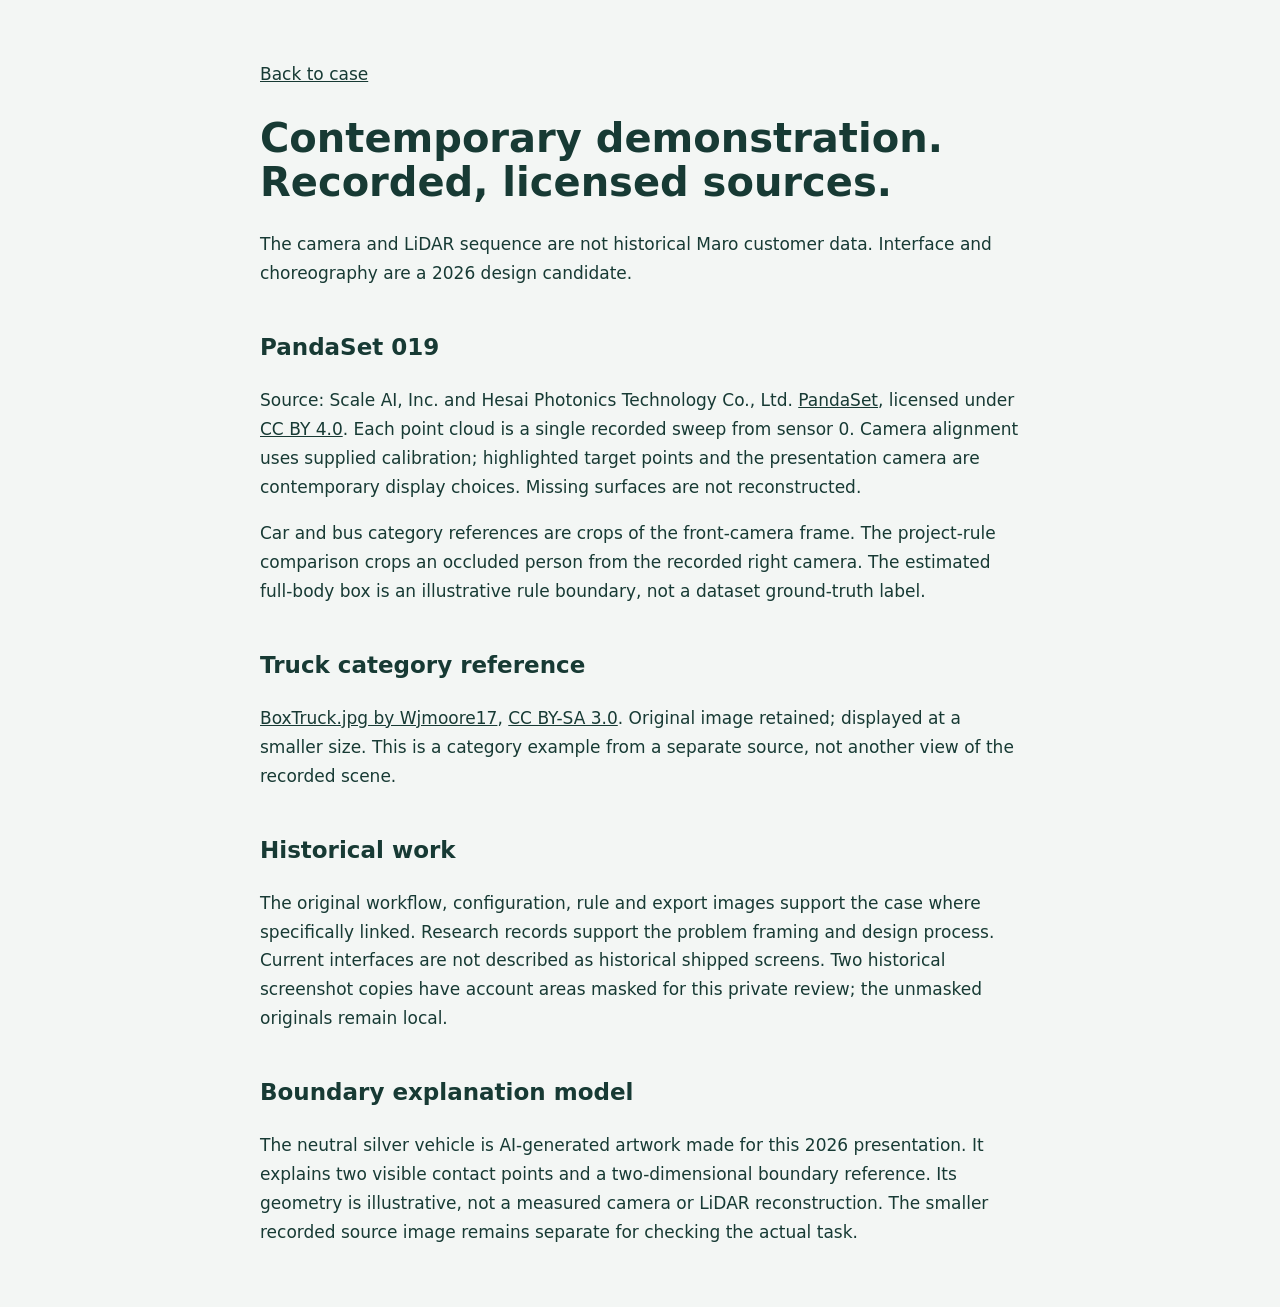
<file: work/maro/sources.html>
<!doctype html><html lang="en"><meta charset="utf-8"><meta name="viewport" content="width=device-width, initial-scale=1"><title>Maro / Image credits</title><style>body{font:17px/1.7 system-ui;margin:60px auto;padding:0 24px;max-width:760px;color:#173a34;background:#f3f6f4}a{color:inherit}h1{font-size:40px;line-height:1.1}h2{margin-top:40px;font-size:23px}</style><a href="./">Back to case</a><h1>Contemporary demonstration.<br>Recorded, licensed sources.</h1><p>The camera and LiDAR sequence are not historical Maro customer data. Interface and choreography are a 2026 design candidate.</p><h2>PandaSet 019</h2><p>Source: Scale AI, Inc. and Hesai Photonics Technology Co., Ltd. <a href="https://github.com/scaleapi/pandaset-devkit">PandaSet</a>, licensed under <a href="https://creativecommons.org/licenses/by/4.0/">CC BY 4.0</a>. Each point cloud is a single recorded sweep from sensor 0. Camera alignment uses supplied calibration; highlighted target points and the presentation camera are contemporary display choices. Missing surfaces are not reconstructed.</p><p>Car and bus category references are crops of the front-camera frame. The project-rule comparison crops an occluded person from the recorded right camera. The estimated full-body box is an illustrative rule boundary, not a dataset ground-truth label.</p><h2>Truck category reference</h2><p><a href="https://commons.wikimedia.org/wiki/File:BoxTruck.jpg">BoxTruck.jpg by Wjmoore17</a>, <a href="https://creativecommons.org/licenses/by-sa/3.0/">CC BY-SA 3.0</a>. Original image retained; displayed at a smaller size. This is a category example from a separate source, not another view of the recorded scene.</p><h2>Historical work</h2><p>The original workflow, configuration, rule and export images support the case where specifically linked. Research records support the problem framing and design process. Current interfaces are not described as historical shipped screens. Two historical screenshot copies have account areas masked for this private review; the unmasked originals remain local.</p><h2>Boundary explanation model</h2><p>The neutral silver vehicle is AI-generated artwork made for this 2026 presentation. It explains two visible contact points and a two-dimensional boundary reference. Its geometry is illustrative, not a measured camera or LiDAR reconstruction. The smaller recorded source image remains separate for checking the actual task.</p></html>
</file>
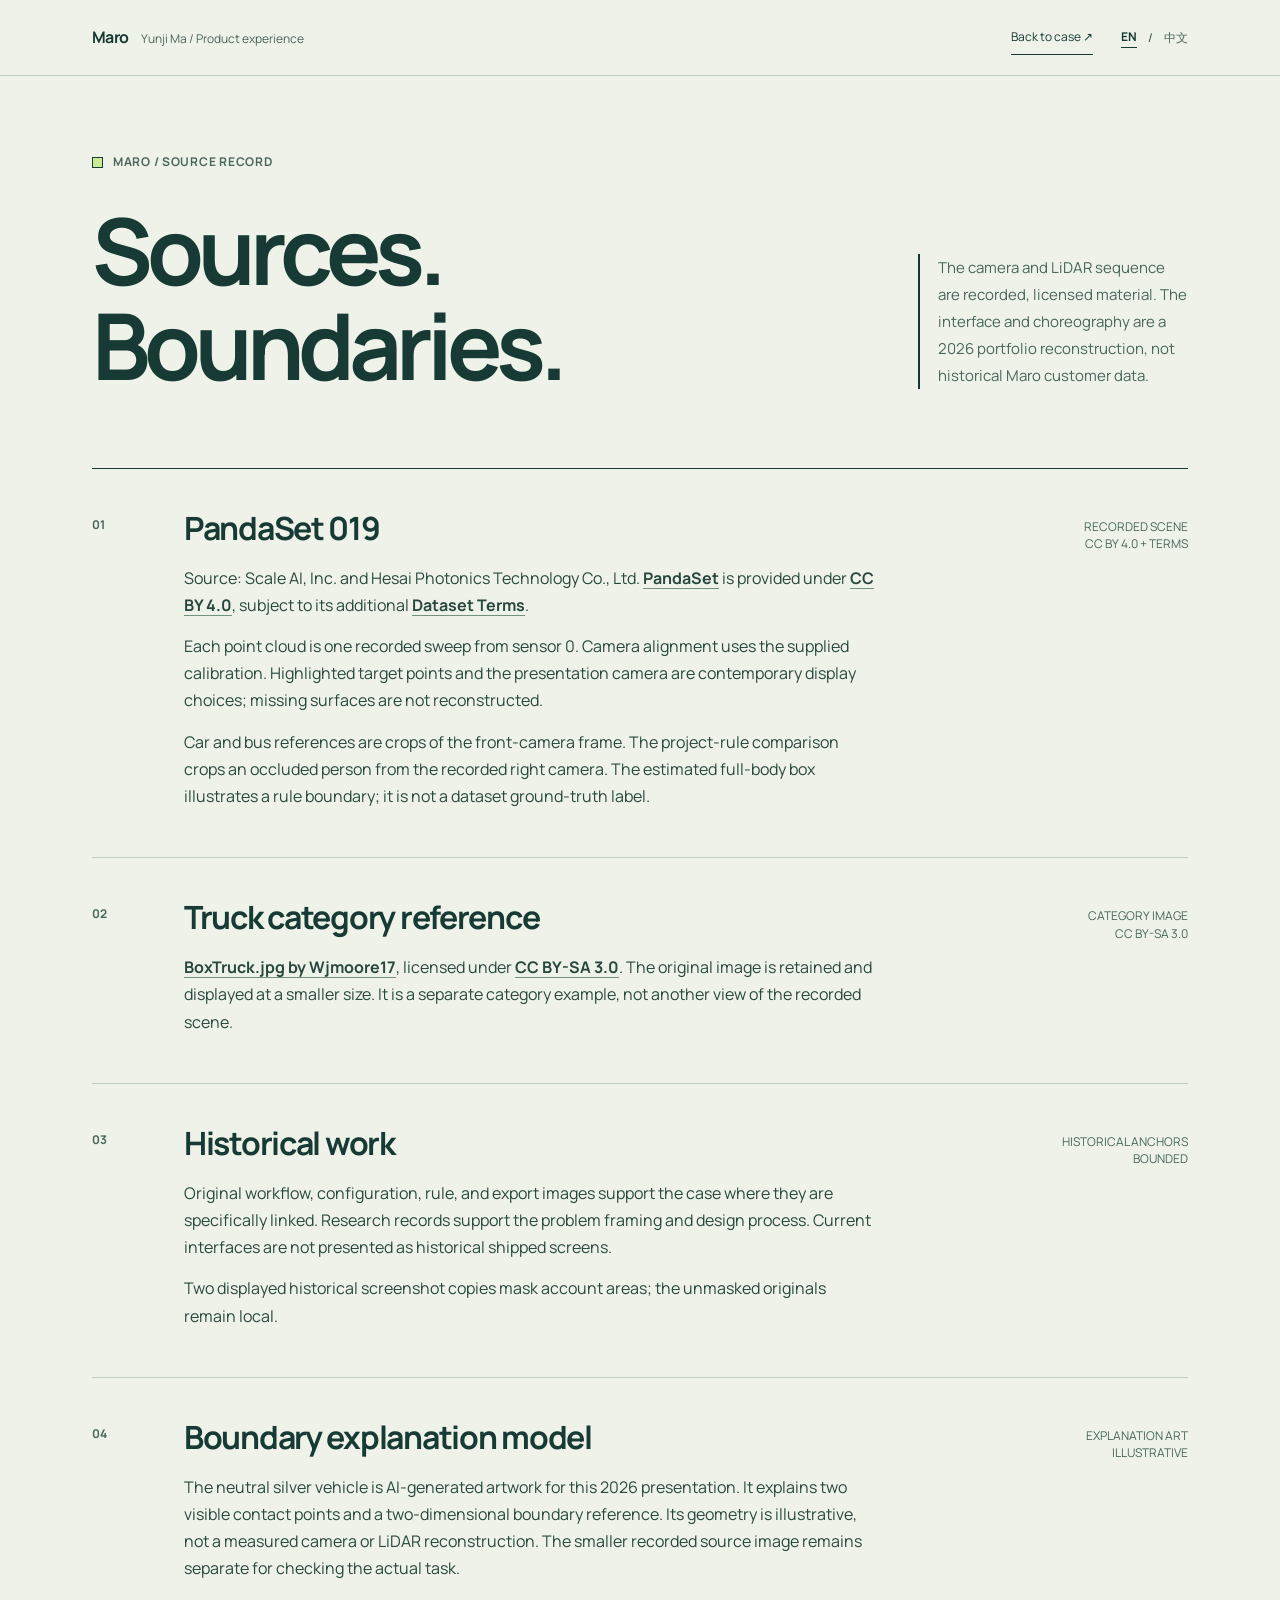
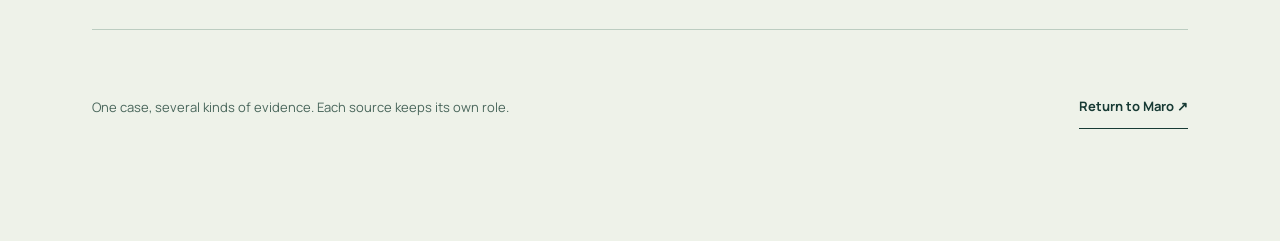
<file: next/work/maro/sources.html>
<!doctype html>
<html lang="en">
<head>
  <meta charset="utf-8">
  <meta name="viewport" content="width=device-width, initial-scale=1">
  <meta name="theme-color" content="#eef2e9">
  <title>Maro / Sources and reconstruction</title>
  <script>
    if (['zh', 'cn'].includes(new URLSearchParams(location.search).get('lang'))) {
      document.documentElement.lang = 'zh-CN';
      document.title = 'Maro / 素材来源与重构边界';
    }
  </script>
  <style>
    @font-face{font-family:Manrope;src:url('../../fonts/manrope-latin-400-normal.woff2') format('woff2');font-weight:400;font-display:swap}
    @font-face{font-family:Manrope;src:url('../../fonts/manrope-latin-700-normal.woff2') format('woff2');font-weight:700;font-display:swap}
    :root{color-scheme:light;--paper:#eef2e9;--ink:#173a34;--muted:#49665b;--rule:#bccdc1;--accent:#cce993}
    *{box-sizing:border-box}
    html{scroll-behavior:smooth}
    body{margin:0;background:var(--paper);color:var(--ink);font:400 16px/1.7 Manrope,-apple-system,BlinkMacSystemFont,"PingFang SC","Microsoft YaHei",sans-serif}
    a{color:inherit;text-decoration-color:#729280;text-underline-offset:4px}
    a:hover{text-decoration-color:var(--ink)}
    a:focus-visible{outline:2px solid var(--ink);outline-offset:4px}
    html[lang="en"] [data-locale="zh"],html[lang="zh-CN"] [data-locale="en"]{display:none!important}
    .masthead{border-bottom:1px solid var(--rule)}
    .masthead-inner{max-width:1160px;margin:auto;padding:20px 32px;display:flex;align-items:center;justify-content:space-between;gap:24px}
    .brand{font-weight:700;font-size:16px;letter-spacing:-.035em;text-decoration:none}
    .brand span{font-size:12px;font-weight:400;letter-spacing:0;margin-left:10px;color:var(--muted)}
    .masthead-actions{display:flex;align-items:center;gap:28px;font-size:12px}
    .return-link{text-decoration:none;border-bottom:1px solid var(--ink);padding:7px 0}
    .language{display:flex;gap:11px;align-items:center}
    .language a{text-decoration:none;color:var(--muted)}
    html[lang="en"] .language .lang-en,html[lang="zh-CN"] .language .lang-zh{color:var(--ink);font-weight:700;border-bottom:1px solid var(--ink)}
    main{max-width:1160px;margin:auto;padding:76px 32px 112px}
    .hero{display:grid;grid-template-columns:minmax(0,1fr) 270px;gap:60px;align-items:end;padding-bottom:75px}
    .eyebrow{display:flex;align-items:center;gap:10px;margin:0 0 30px;font-size:12px;font-weight:700;letter-spacing:.06em;color:var(--muted)}
    .eyebrow::before{content:"";display:block;width:9px;height:9px;background:var(--accent);border:1px solid var(--ink)}
    h1{font-size:clamp(50px,7.2vw,98px);font-weight:700;line-height:1.03;letter-spacing:-.065em;margin:0;max-width:850px}
    html[lang="zh-CN"] h1{letter-spacing:-.055em;line-height:1.16}
    .intro{margin:0 0 4px;padding-left:18px;border-left:2px solid var(--ink);font-size:15px;line-height:1.8;color:var(--muted)}
    .record-list{border-top:1px solid var(--ink)}
    .record{display:grid;grid-template-columns:72px minmax(0,1fr) 145px;gap:20px;padding:40px 0 47px;border-bottom:1px solid var(--rule)}
    .record-number{font:700 12px/1.5 Manrope,sans-serif;color:var(--muted);padding-top:7px}
    .record h2{font-size:clamp(24px,2.6vw,32px);font-weight:700;line-height:1.22;letter-spacing:-.04em;margin:0 0 17px}
    .record p{max-width:690px;margin:0 0 14px;color:#29483d}
    .record p:last-child{margin-bottom:0}
    .record-type{font-size:12px;line-height:1.45;text-align:right;color:var(--muted);padding-top:9px}
    .record a{font-weight:700;overflow-wrap:anywhere}
    .close{padding-top:55px;display:flex;justify-content:space-between;gap:26px;align-items:center}
    .close p{margin:0;color:var(--muted);font-size:13px;max-width:560px}
    .close a{font-size:13px;font-weight:700;text-decoration:none;border-bottom:1px solid var(--ink);padding:10px 0}
    @media(max-width:800px){
      .hero{grid-template-columns:1fr;gap:28px;padding-bottom:54px}
      .intro{max-width:580px}
      .record{grid-template-columns:44px minmax(0,1fr);gap:14px;padding:30px 0 36px}
      .record-type{grid-column:2;text-align:left;padding:0}
    }
    @media(max-width:520px){
      .masthead-inner{padding:14px 20px}
      .brand span{display:none}
      .masthead-actions{gap:16px}
      .return-link{font-size:12px}
      main{padding:50px 20px 72px}
      h1{font-size:clamp(39px,11vw,54px)}
      .eyebrow{margin-bottom:20px}
      .record{grid-template-columns:30px minmax(0,1fr);gap:10px}
      .record p{font-size:15px;line-height:1.72}
      .close{display:block}
      .close a{display:inline-block;margin-top:22px}
    }
    @media(prefers-reduced-motion:reduce){html{scroll-behavior:auto}}
  </style>
</head>
<body>
  <header class="masthead">
    <div class="masthead-inner">
      <a class="brand" data-locale="en" href="./?lang=en#opening">Maro <span>Yunji Ma / Product experience</span></a>
      <a class="brand" data-locale="zh" href="./?lang=zh#opening">Maro <span>马云骥 / 产品体验</span></a>
      <div class="masthead-actions">
        <a class="return-link" data-locale="en" href="./?lang=en#opening">Back to case ↗</a>
        <a class="return-link" data-locale="zh" href="./?lang=zh#opening">返回案例 ↗</a>
        <nav class="language" aria-label="Language / 语言">
          <a class="lang-en" href="?lang=en" lang="en">EN</a><span aria-hidden="true">/</span><a class="lang-zh" href="?lang=zh" lang="zh-CN">中文</a>
        </nav>
      </div>
    </div>
  </header>
  <main id="main">
    <div class="hero">
      <div>
        <p class="eyebrow" data-locale="en">MARO / SOURCE RECORD</p>
        <p class="eyebrow" data-locale="zh">MARO / 素材记录</p>
        <h1 data-locale="en">Sources.<br>Boundaries.</h1>
        <h1 data-locale="zh">素材来源，<br>重构边界。</h1>
      </div>
      <p class="intro" data-locale="en">The camera and LiDAR sequence are recorded, licensed material. The interface and choreography are a 2026 portfolio reconstruction, not historical Maro customer data.</p>
      <p class="intro" data-locale="zh">相机与 LiDAR 序列来自有许可的实采素材。界面与演示编排是 2026 年的作品集重构，并非 Maro 客户的历史数据。</p>
    </div>

    <div class="record-list">
      <article class="record">
        <span class="record-number">01</span>
        <div>
          <h2 data-locale="en">PandaSet 019</h2>
          <h2 data-locale="zh">PandaSet 019</h2>
          <div data-locale="en">
            <p>Source: Scale AI, Inc. and Hesai Photonics Technology Co., Ltd. <a href="https://pandaset.org/">PandaSet</a> is provided under <a href="https://creativecommons.org/licenses/by/4.0/">CC BY 4.0</a>, subject to its additional <a href="./real-scene/LICENSE-PANDASET.txt">Dataset Terms</a>.</p>
            <p>Each point cloud is one recorded sweep from sensor 0. Camera alignment uses the supplied calibration. Highlighted target points and the presentation camera are contemporary display choices; missing surfaces are not reconstructed.</p>
            <p>Car and bus references are crops of the front-camera frame. The project-rule comparison crops an occluded person from the recorded right camera. The estimated full-body box illustrates a rule boundary; it is not a dataset ground-truth label.</p>
          </div>
          <div data-locale="zh">
            <p>素材来自 Scale AI, Inc. 与 Hesai Photonics Technology Co., Ltd. 的 <a href="https://pandaset.org/">PandaSet</a>，按 <a href="https://creativecommons.org/licenses/by/4.0/">CC BY 4.0</a> 提供，并须遵守附加的<a href="./real-scene/LICENSE-PANDASET.txt">数据集条款</a>。</p>
            <p>每幅点云对应传感器 0 的一次实采扫描；相机对齐采用数据集提供的标定。高亮目标点与展示用镜头属于本次呈现方式，缺失表面没有被补造。</p>
            <p>小汽车和公交车类别参照裁自前视相机画面。项目规则对照使用右侧相机中被遮挡行人的裁切图。推测的全身框仅示意规则边界，并非数据集的真实标注。</p>
          </div>
        </div>
        <span class="record-type" data-locale="en">RECORDED SCENE<br>CC BY 4.0 + TERMS</span>
        <span class="record-type" data-locale="zh">实采场景<br>CC BY 4.0 + 条款</span>
      </article>

      <article class="record">
        <span class="record-number">02</span>
        <div>
          <h2 data-locale="en">Truck category reference</h2>
          <h2 data-locale="zh">卡车类别参照</h2>
          <div data-locale="en">
            <p><a href="https://commons.wikimedia.org/wiki/File:BoxTruck.jpg">BoxTruck.jpg by Wjmoore17</a>, licensed under <a href="https://creativecommons.org/licenses/by-sa/3.0/">CC BY-SA 3.0</a>. The original image is retained and displayed at a smaller size. It is a separate category example, not another view of the recorded scene.</p>
          </div>
          <div data-locale="zh">
            <p><a href="https://commons.wikimedia.org/wiki/File:BoxTruck.jpg">Wjmoore17 的 BoxTruck.jpg</a> 采用 <a href="https://creativecommons.org/licenses/by-sa/3.0/">CC BY-SA 3.0</a> 许可。原图保留，仅缩小显示。这是一张独立来源的类别示例，并非实采场景的另一视角。</p>
          </div>
        </div>
        <span class="record-type" data-locale="en">CATEGORY IMAGE<br>CC BY-SA 3.0</span>
        <span class="record-type" data-locale="zh">类别图片<br>CC BY-SA 3.0</span>
      </article>

      <article class="record">
        <span class="record-number">03</span>
        <div>
          <h2 data-locale="en">Historical work</h2>
          <h2 data-locale="zh">历史工作材料</h2>
          <div data-locale="en">
            <p>Original workflow, configuration, rule, and export images support the case where they are specifically linked. Research records support the problem framing and design process. Current interfaces are not presented as historical shipped screens.</p>
            <p>Two displayed historical screenshot copies mask account areas; the unmasked originals remain local.</p>
          </div>
          <div data-locale="zh">
            <p>原有的流程、配置、规则与导出画面仅在明确关联的位置支撑案例；研究记录用于说明问题界定与设计过程。当前重构界面不被表述为历史上线画面。</p>
            <p>公开展示的两张历史截图副本遮盖了账户区域；未遮盖的原件保留在本机。</p>
          </div>
        </div>
        <span class="record-type" data-locale="en">HISTORICAL ANCHORS<br>BOUNDED</span>
        <span class="record-type" data-locale="zh">历史依据<br>有边界</span>
      </article>

      <article class="record">
        <span class="record-number">04</span>
        <div>
          <h2 data-locale="en">Boundary explanation model</h2>
          <h2 data-locale="zh">边界解释模型</h2>
          <div data-locale="en">
            <p>The neutral silver vehicle is AI-generated artwork for this 2026 presentation. It explains two visible contact points and a two-dimensional boundary reference. Its geometry is illustrative, not a measured camera or LiDAR reconstruction. The smaller recorded source image remains separate for checking the actual task.</p>
          </div>
          <div data-locale="zh">
            <p>银色中性车辆是为 2026 年展示生成的 AI 图像，用于解释两个可见接地点与二维边界参照。其几何形状只作示意，不是依据相机或 LiDAR 测量重建；另有独立的实采原图用于核对实际任务。</p>
          </div>
        </div>
        <span class="record-type" data-locale="en">EXPLANATION ART<br>ILLUSTRATIVE</span>
        <span class="record-type" data-locale="zh">解释图像<br>示意性</span>
      </article>
    </div>

    <div class="close">
      <p data-locale="en">One case, several kinds of evidence. Each source keeps its own role.</p>
      <p data-locale="zh">同一案例里的不同素材，各自保留清楚的来源和作用。</p>
      <a data-locale="en" href="./?lang=en#opening">Return to Maro ↗</a>
      <a data-locale="zh" href="./?lang=zh#opening">返回 Maro ↗</a>
    </div>
  </main>
</body>
</html>
</file>
